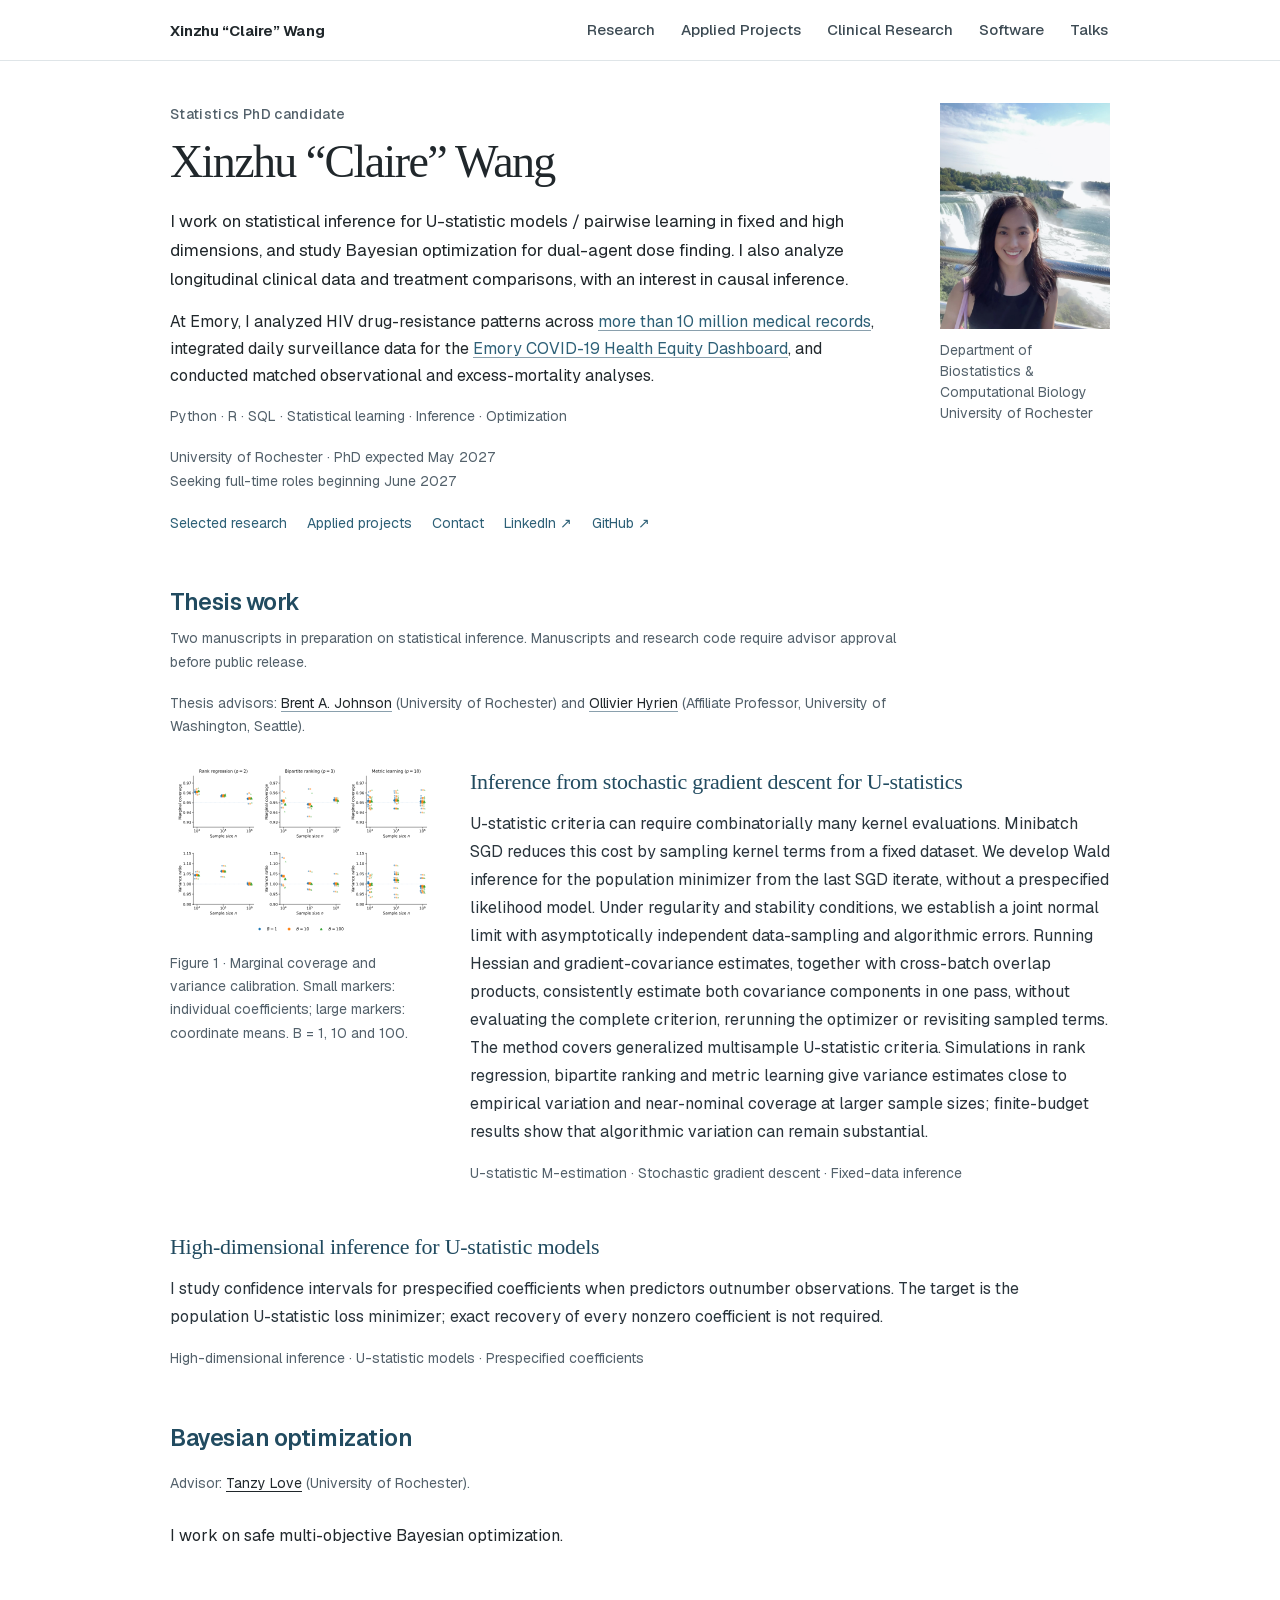
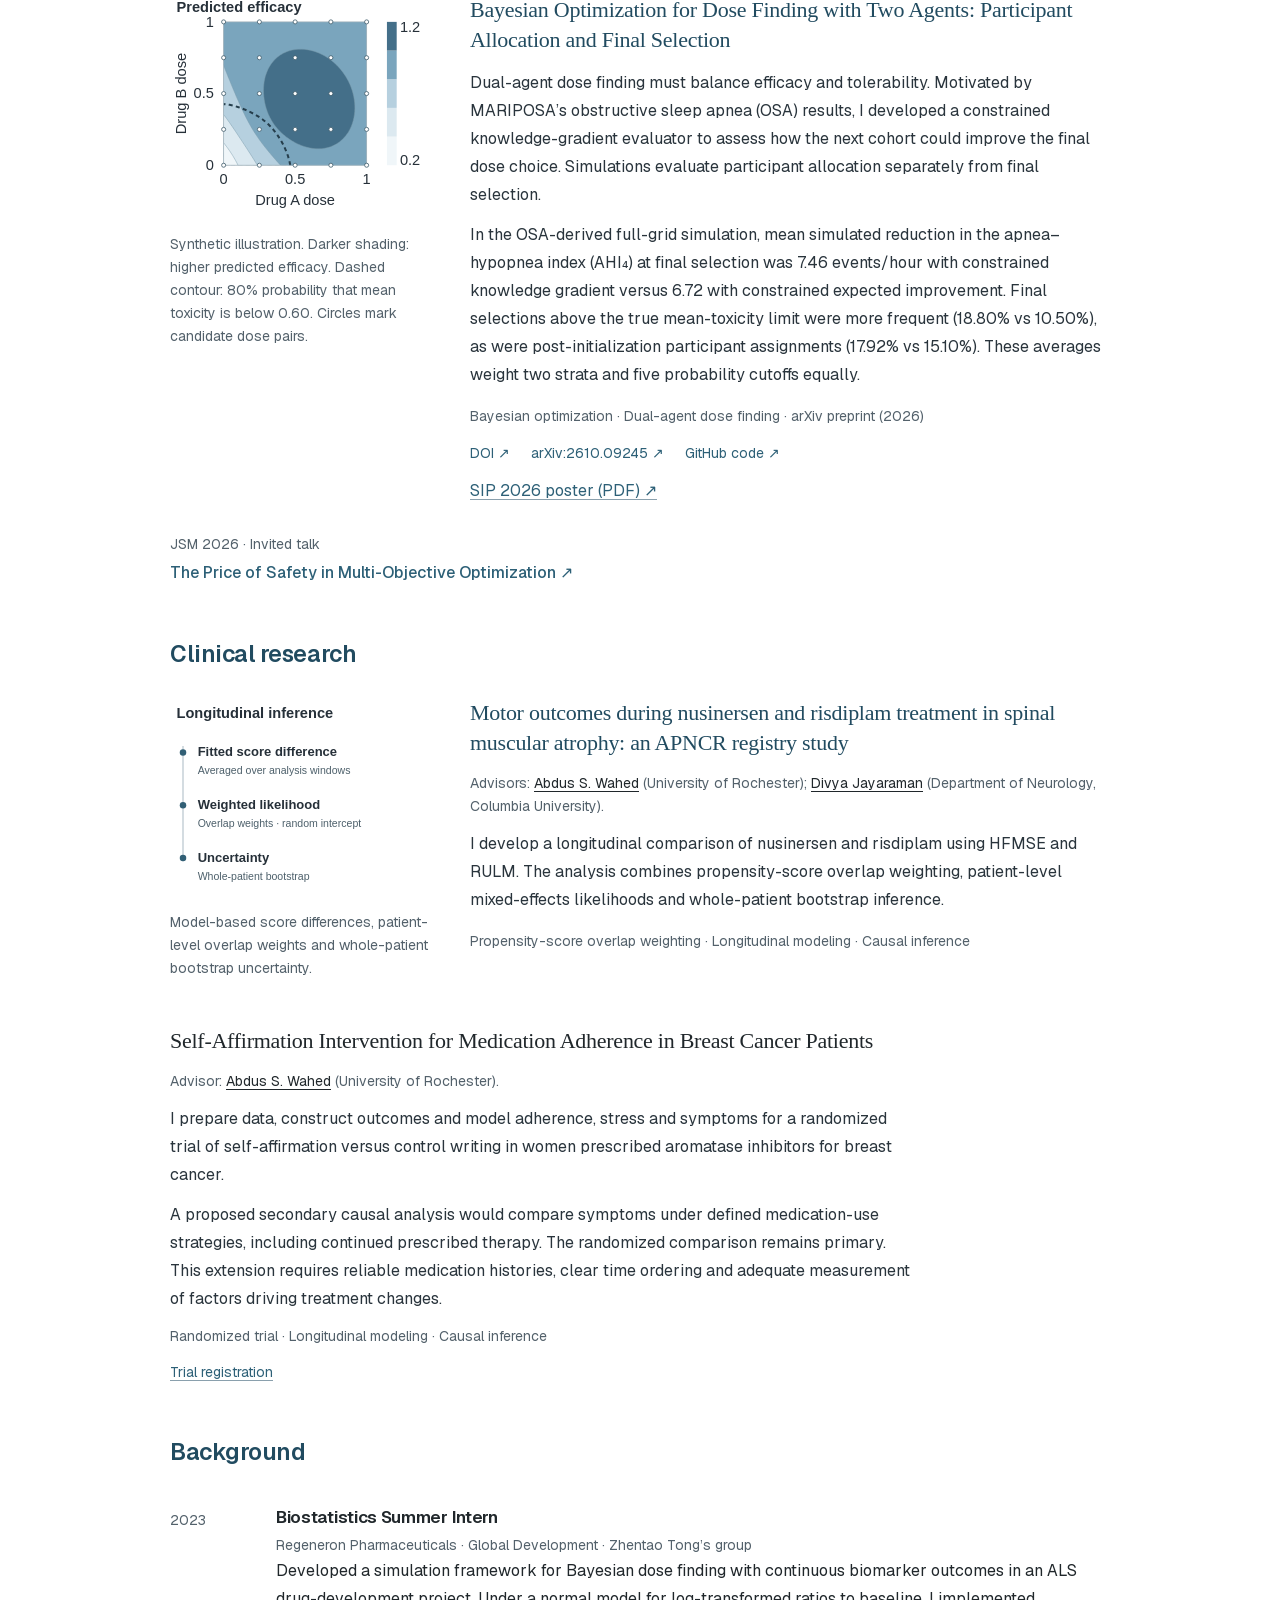
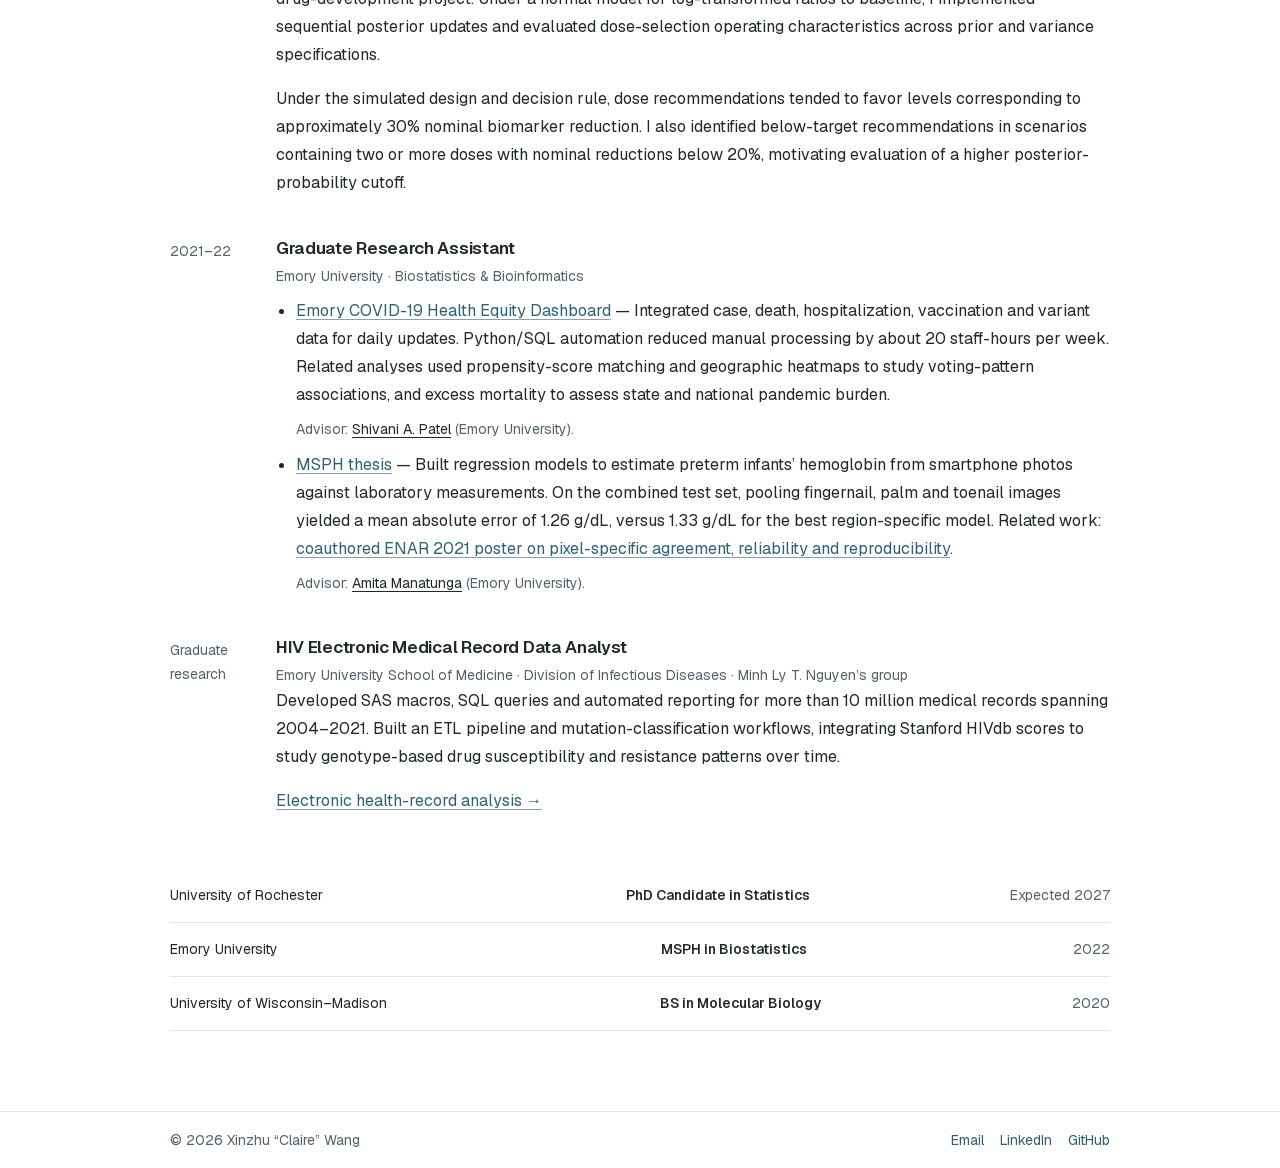
<file: index.html>
<!DOCTYPE html><!-- Generated from claire-wang-portfolio. --><html lang="en"><head><meta charSet="utf-8"/><meta name="viewport" content="width=device-width, initial-scale=1"/><link rel="preload" href="/claire-wang-portrait.jpg?v=20260930" as="image"/><link rel="stylesheet" href="/_next/static/css/index.boQZVxHC.css" data-rsc-css-href="/_next/static/css/index.boQZVxHC.css" data-precedence="vite-rsc/importer-resources"/><link rel="modulepreload" fetchPriority="low" href="/_next/static/chunks/index-C1pdNnXp.js"/><script src="/_next/static/chunks/rolldown-runtime-C60lm6uB.js" type="module" async=""></script><script src="/_next/static/chunks/framework-BgSIrAUN.js" type="module" async=""></script><link rel="modulepreload" href="/_next/static/chunks/layout-segment-context-Bm828DXD.js" crossorigin=""/><title>Xinzhu Claire Wang | Statistics PhD Candidate at the University of Rochester</title><meta name="description" content="Xinzhu Claire Wang is a Statistics PhD candidate at the University of Rochester working in statistical inference, machine learning and Bayesian optimization. Available June 2027."/><meta name="keywords" content="statistical learning,computational statistics,uncertainty quantification,stochastic optimization,high-dimensional inference,data science"/><meta name="author" content="Xinzhu Claire Wang"/><link rel="author" href="https://clairexinzhuwang.github.io/"/><meta name="robots" content="index, follow"/><meta name="googlebot" content="index, follow"/><meta property="og:title" content="Xinzhu Claire Wang | Statistics PhD Candidate at the University of Rochester"/><meta property="og:description" content="Xinzhu Claire Wang is a Statistics PhD candidate at the University of Rochester working in statistical inference, machine learning and Bayesian optimization. Available June 2027."/><meta property="og:url" content="https://clairexinzhuwang.github.io"/><meta property="og:site_name" content="Xinzhu Claire Wang"/><meta property="og:type" content="website"/><meta name="twitter:card" content="summary"/><meta name="twitter:title" content="Xinzhu Claire Wang | Statistics PhD Candidate at the University of Rochester"/><meta name="twitter:description" content="Xinzhu Claire Wang is a Statistics PhD candidate at the University of Rochester working in statistical inference, machine learning and Bayesian optimization. Available June 2027."/><link rel="canonical" href="https://clairexinzhuwang.github.io"/><script>Object.assign(((self[Symbol.for("vinext.navigationRuntime")]??={bootstrap:{routeManifest:null},functions:{}}).bootstrap.rsc??={rsc:[]}),{params:{},nav:{"pathname":"/","searchParams":[]}})</script><link rel="modulepreload" href="/_next/static/chunks/index-C1pdNnXp.js" />
<link rel="preload" href="/_next/static/_vinext_fonts/geist-8ac0455e797f/geist-98bbbccb.woff2" as="font" type="font/woff2" crossorigin />
<link rel="preload" href="/_next/static/_vinext_fonts/geist-mono-00e989178794/geist-mono-013b2f2f.woff2" as="font" type="font/woff2" crossorigin />
<style data-vinext-fonts>/* cyrillic-ext */
@font-face {
  font-family: 'Geist';
  font-style: normal;
  font-weight: 100 900;
  font-display: swap;
  src: url(/_next/static/_vinext_fonts/geist-8ac0455e797f/geist-ff2310f5.woff2) format('woff2');
  unicode-range: U+0460-052F, U+1C80-1C8A, U+20B4, U+2DE0-2DFF, U+A640-A69F, U+FE2E-FE2F;
}
/* cyrillic */
@font-face {
  font-family: 'Geist';
  font-style: normal;
  font-weight: 100 900;
  font-display: swap;
  src: url(/_next/static/_vinext_fonts/geist-8ac0455e797f/geist-875ccdd4.woff2) format('woff2');
  unicode-range: U+0301, U+0400-045F, U+0490-0491, U+04B0-04B1, U+2116;
}
/* vietnamese */
@font-face {
  font-family: 'Geist';
  font-style: normal;
  font-weight: 100 900;
  font-display: swap;
  src: url(/_next/static/_vinext_fonts/geist-8ac0455e797f/geist-52306abf.woff2) format('woff2');
  unicode-range: U+0102-0103, U+0110-0111, U+0128-0129, U+0168-0169, U+01A0-01A1, U+01AF-01B0, U+0300-0301, U+0303-0304, U+0308-0309, U+0323, U+0329, U+1EA0-1EF9, U+20AB;
}
/* latin-ext */
@font-face {
  font-family: 'Geist';
  font-style: normal;
  font-weight: 100 900;
  font-display: swap;
  src: url(/_next/static/_vinext_fonts/geist-8ac0455e797f/geist-001175b1.woff2) format('woff2');
  unicode-range: U+0100-02BA, U+02BD-02C5, U+02C7-02CC, U+02CE-02D7, U+02DD-02FF, U+0304, U+0308, U+0329, U+1D00-1DBF, U+1E00-1E9F, U+1EF2-1EFF, U+2020, U+20A0-20AB, U+20AD-20C0, U+2113, U+2C60-2C7F, U+A720-A7FF;
}
/* latin */
@font-face {
  font-family: 'Geist';
  font-style: normal;
  font-weight: 100 900;
  font-display: swap;
  src: url(/_next/static/_vinext_fonts/geist-8ac0455e797f/geist-98bbbccb.woff2) format('woff2');
  unicode-range: U+0000-00FF, U+0131, U+0152-0153, U+02BB-02BC, U+02C6, U+02DA, U+02DC, U+0304, U+0308, U+0329, U+2000-206F, U+20AC, U+2122, U+2191, U+2193, U+2212, U+2215, U+FEFF, U+FFFD;
}

@font-face {
  font-family: 'Geist Fallback';
  src: local("Arial");
  ascent-override: 95.94%;
  descent-override: 28.16%;
  line-gap-override: 0.00%;
  size-adjust: 104.76%;
}

.__font_geist_19ysh9d { font-family: 'Geist', 'Geist Fallback'; font-style: normal; }

.__variable_geist_19ysh9d { --font-geist-sans: 'Geist', 'Geist Fallback'; }

/* cyrillic-ext */
@font-face {
  font-family: 'Geist Mono';
  font-style: normal;
  font-weight: 100 900;
  font-display: swap;
  src: url(/_next/static/_vinext_fonts/geist-mono-00e989178794/geist-mono-f6b33328.woff2) format('woff2');
  unicode-range: U+0460-052F, U+1C80-1C8A, U+20B4, U+2DE0-2DFF, U+A640-A69F, U+FE2E-FE2F;
}
/* cyrillic */
@font-face {
  font-family: 'Geist Mono';
  font-style: normal;
  font-weight: 100 900;
  font-display: swap;
  src: url(/_next/static/_vinext_fonts/geist-mono-00e989178794/geist-mono-44e03052.woff2) format('woff2');
  unicode-range: U+0301, U+0400-045F, U+0490-0491, U+04B0-04B1, U+2116;
}
/* symbols2 */
@font-face {
  font-family: 'Geist Mono';
  font-style: normal;
  font-weight: 100 900;
  font-display: swap;
  src: url(/_next/static/_vinext_fonts/geist-mono-00e989178794/geist-mono-0638449e.woff2) format('woff2');
  unicode-range: U+2000-2001, U+2004-2008, U+200A, U+23B8-23BD, U+2500-259F;
}
/* vietnamese */
@font-face {
  font-family: 'Geist Mono';
  font-style: normal;
  font-weight: 100 900;
  font-display: swap;
  src: url(/_next/static/_vinext_fonts/geist-mono-00e989178794/geist-mono-971fb274.woff2) format('woff2');
  unicode-range: U+0102-0103, U+0110-0111, U+0128-0129, U+0168-0169, U+01A0-01A1, U+01AF-01B0, U+0300-0301, U+0303-0304, U+0308-0309, U+0323, U+0329, U+1EA0-1EF9, U+20AB;
}
/* latin-ext */
@font-face {
  font-family: 'Geist Mono';
  font-style: normal;
  font-weight: 100 900;
  font-display: swap;
  src: url(/_next/static/_vinext_fonts/geist-mono-00e989178794/geist-mono-44745446.woff2) format('woff2');
  unicode-range: U+0100-02BA, U+02BD-02C5, U+02C7-02CC, U+02CE-02D7, U+02DD-02FF, U+0304, U+0308, U+0329, U+1D00-1DBF, U+1E00-1E9F, U+1EF2-1EFF, U+2020, U+20A0-20AB, U+20AD-20C0, U+2113, U+2C60-2C7F, U+A720-A7FF;
}
/* latin */
@font-face {
  font-family: 'Geist Mono';
  font-style: normal;
  font-weight: 100 900;
  font-display: swap;
  src: url(/_next/static/_vinext_fonts/geist-mono-00e989178794/geist-mono-013b2f2f.woff2) format('woff2');
  unicode-range: U+0000-00FF, U+0131, U+0152-0153, U+02BB-02BC, U+02C6, U+02DA, U+02DC, U+0304, U+0308, U+0329, U+2000-206F, U+20AC, U+2122, U+2191, U+2193, U+2212, U+2215, U+FEFF, U+FFFD;
}

@font-face {
  font-family: 'Geist Mono Fallback';
  src: local("Arial");
  ascent-override: 74.67%;
  descent-override: 21.92%;
  line-gap-override: 0.00%;
  size-adjust: 134.59%;
}

.__font_geist_mono_1001rt9 { font-family: 'Geist Mono', 'Geist Mono Fallback'; font-style: normal; }

.__variable_geist_mono_1001rt9 { --font-geist-mono: 'Geist Mono', 'Geist Mono Fallback'; }
</style>
</head><body class="__variable_geist_19ysh9d __variable_geist_mono_1001rt9 antialiased"><header class="site-header"><div class="header-inner"><a class="site-name" href="/" aria-label="Xinzhu Claire Wang, home">Xinzhu “Claire” Wang</a><nav class="desktop-nav" aria-label="Primary navigation"><a href="/research">Research</a><a href="/product">Applied Projects</a><a href="/health">Clinical Research</a><a href="/code">Software</a><a href="/talks">Talks</a></nav><details class="mobile-menu"><summary>Menu</summary><nav aria-label="Mobile navigation"><a href="/research">Research</a><a href="/product">Applied Projects</a><a href="/health">Clinical Research</a><a href="/code">Software</a><a href="/talks">Talks</a></nav></details></div></header><main class="page home-page"><script type="application/ld+json">{"@context":"https://schema.org","@type":"Person","@id":"https://clairexinzhuwang.github.io/#person","name":"Xinzhu Claire Wang","alternateName":["Xinzhu Wang","Claire Wang","Xinzhu (Claire) Wang"],"url":"https://clairexinzhuwang.github.io/","image":"https://clairexinzhuwang.github.io/claire-wang-portrait.jpg","email":"mailto:xinzhu_wang@urmc.rochester.edu","jobTitle":"Statistics PhD Candidate","affiliation":{"@type":"CollegeOrUniversity","name":"University of Rochester","url":"https://www.rochester.edu/"},"sameAs":["https://github.com/clairexinzhuwang","https://www.linkedin.com/in/xinzhu-w-961035158/","https://www.urmc.rochester.edu/education/graduate/phd/statistics/faculty-students/our-students"],"knowsAbout":["Statistical inference","Machine learning","Bayesian optimization","Biostatistics"],"subjectOf":[{"@type":"ScholarlyArticle","name":"Bayesian Optimization for Dose Finding with Two Agents: Participant Allocation and Final Selection","identifier":[{"@type":"PropertyValue","propertyID":"DOI","value":"10.48550/arXiv.2610.09245"},{"@type":"PropertyValue","propertyID":"arXiv","value":"2610.09245"}],"url":"https://arxiv.org/abs/2610.09245","sameAs":["https://doi.org/10.48550/arXiv.2610.09245","https://arxiv.org/abs/2610.09245"],"author":{"@id":"https://clairexinzhuwang.github.io/#person"},"datePublished":"2026-10-07","hasPart":{"@type":"SoftwareSourceCode","name":"dose-combination-bo","codeRepository":"https://github.com/clairexinzhuwang/dose-combination-bo","programmingLanguage":"Python"}}]}</script><section class="about" aria-labelledby="name"><div class="about-copy"><p class="eyebrow">Statistics PhD candidate</p><h1 id="name"><strong>Xinzhu “Claire” Wang</strong></h1><p class="lead">I work on statistical inference for U-statistic models / pairwise learning in fixed and high dimensions, and study Bayesian optimization for dual-agent dose finding. I also analyze longitudinal clinical data and treatment comparisons, with an interest in causal inference.</p><p class="hero-evidence">At Emory, I analyzed HIV drug-resistance patterns across <a href="/product#hiv-records">more than 10 million medical records</a>, integrated daily surveillance data for the <a href="/product#data-workflows">Emory COVID-19 Health Equity Dashboard</a>, and conducted matched observational and excess-mortality analyses.</p><p class="hero-skills" aria-label="Research and programming">Python · R · SQL · Statistical learning · Inference · Optimization</p><p class="position">University of Rochester · PhD expected May 2027<br/>Seeking full-time roles beginning June 2027</p><div class="profile-links" aria-label="Primary links"><a href="#research">Selected research</a><a href="/product">Applied projects</a><a href="mailto:xinzhu_wang@urmc.rochester.edu">Contact</a><a href="https://www.linkedin.com/in/xinzhu-w-961035158/" target="_blank" rel="noreferrer">LinkedIn ↗</a><a href="https://github.com/clairexinzhuwang" target="_blank" rel="noreferrer">GitHub ↗</a></div></div><aside class="profile"><img src="/claire-wang-portrait.jpg?v=20260930" alt="Xinzhu Wang (Claire) at Niagara Falls" width="2320" height="3088"/><p>Department of Biostatistics &amp; Computational Biology<br/>University of Rochester</p></aside></section><section class="section" id="research"><div class="section-heading"><div><h2>Thesis work</h2></div><div class="section-note"><p>Two manuscripts in preparation on statistical inference. Manuscripts and research code require advisor approval before public release.</p></div></div><p class="thesis-advisors">Thesis advisors: <a href="https://www.urmc.rochester.edu/biostat/people/faculty/johnson" target="_blank" rel="noreferrer">Brent A. Johnson</a> (University of Rochester)<!-- --> and <a href="https://www.biostat.washington.edu/people/ollivier-hyrien" target="_blank" rel="noreferrer">Ollivier Hyrien</a> (Affiliate Professor, University of Washington, Seattle).</p><div class="home-projects"><article class="home-project"><div class="home-project-copy"><h3><a href="/research/computation-aware-inference">Inference from stochastic gradient descent for U-statistics</a></h3><p data-research-summary="low-dimensional">U-statistic criteria can require combinatorially many kernel evaluations. Minibatch SGD reduces this cost by sampling kernel terms from a fixed dataset. We develop Wald inference for the population minimizer from the last SGD iterate, without a prespecified likelihood model. Under regularity and stability conditions, we establish a joint normal limit with asymptotically independent data-sampling and algorithmic errors. Running Hessian and gradient-covariance estimates, together with cross-batch overlap products, consistently estimate both covariance components in one pass, without evaluating the complete criterion, rerunning the optimizer or revisiting sampled terms. The method covers generalized multisample U-statistic criteria. Simulations in rank regression, bipartite ranking and metric learning give variance estimates close to empirical variation and near-nominal coverage at larger sample sizes; finite-budget results show that algorithmic variation can remain substantial.</p><p class="methods">U-statistic M-estimation · Stochastic gradient descent · Fixed-data inference</p></div><figure class="home-research-figure"><a href="/research/computation-aware-inference#results" aria-label="View study: V64 Figure 1: six panels showing coefficient-level marginal coverage and variance calibration for rank regression, bipartite ranking and metric learning."><img src="/research/v64-figure1.svg" alt="V64 Figure 1: six panels showing coefficient-level marginal coverage and variance calibration for rank regression, bipartite ranking and metric learning." width="320" height="211" loading="lazy"/></a><figcaption>Figure 1 · Marginal coverage and variance calibration. Small markers: individual coefficients; large markers: coordinate means. B = 1, 10 and 100.</figcaption></figure></article><article class="home-project is-text-only"><div class="home-project-copy"><h3><a href="/research/high-dimensional-inference">High-dimensional inference for U-statistic models</a></h3><p data-research-summary="high-dimensional">I study confidence intervals for prespecified coefficients when predictors outnumber observations. The target is the population U-statistic loss minimizer; exact recovery of every nonzero coefficient is not required.</p><p class="methods">High-dimensional inference · U-statistic models · Prespecified coefficients</p></div></article></div></section><section class="section" id="bayesian-optimization"><span id="other-work" aria-hidden="true"></span><div class="section-heading"><div><h2>Bayesian optimization</h2></div></div><p class="project-advisors" data-project-advisors="bo">Advisor: <span><a href="https://www.urmc.rochester.edu/biostat/people/faculty/love" target="_blank" rel="noreferrer">Tanzy Love</a> (<!-- -->University of Rochester<!-- -->)</span>.</p><div class="home-projects"><article class="home-status" id="safe-mobo-work"><p>I work on safe multi-objective Bayesian optimization.</p></article><article class="home-project"><div class="home-project-copy"><h3><a href="/research/bayesian-dose-finding">Bayesian Optimization for Dose Finding with Two Agents: Participant Allocation and Final Selection</a></h3><p>Dual-agent dose finding must balance efficacy and tolerability. Motivated by MARIPOSA’s obstructive sleep apnea (OSA) results, I developed a constrained knowledge-gradient evaluator to assess how the next cohort could improve the final dose choice. Simulations evaluate participant allocation separately from final selection.</p><p>In the OSA-derived full-grid simulation, mean simulated reduction in the apnea–hypopnea index (AHI₄) at final selection was 7.46 events/hour with constrained knowledge gradient versus 6.72 with constrained expected improvement. Final selections above the true mean-toxicity limit were more frequent (18.80% vs 10.50%), as were post-initialization participant assignments (17.92% vs 15.10%). These averages weight two strata and five probability cutoffs equally.</p><p class="methods">Bayesian optimization · Dual-agent dose finding · arXiv preprint (2026)</p><div class="inline-links publication-links" aria-label="Dose-finding preprint links"><a href="https://doi.org/10.48550/arXiv.2610.09245" target="_blank" rel="noreferrer">DOI ↗</a><a href="https://arxiv.org/abs/2610.09245" target="_blank" rel="noreferrer">arXiv:<!-- -->2610.09245<!-- --> ↗</a><a href="https://github.com/clairexinzhuwang/dose-combination-bo" target="_blank" rel="noreferrer">GitHub code ↗</a></div><p><a href="/research/SIP2026_Wang_Love.pdf" target="_blank" rel="noreferrer">SIP 2026 poster (PDF) ↗</a></p></div><figure class="home-research-figure"><a href="/research/bayesian-dose-finding#decisions" aria-label="View study: Synthetic dose-finding preview: predicted mean efficacy across two standardized drug doses, with a mean-toxicity probability contour."><img src="/research/previews/dose-contour.svg" alt="Synthetic dose-finding preview: predicted mean efficacy across two standardized drug doses, with a mean-toxicity probability contour." width="320" height="275" loading="lazy"/></a><figcaption>Synthetic illustration. Darker shading: higher predicted efficacy. Dashed contour: 80% probability that mean toxicity is below 0.60. Circles mark candidate dose pairs.</figcaption></figure></article></div><article class="bo-jsm-talk" id="jsm-bo-talk"><span id="price-of-safety" aria-hidden="true"></span><p class="methods">JSM 2026 · Invited talk</p><h3><a href="https://ww2.amstat.org/meetings/jsm/2026/onlineprogram/abstract.cfm?sid=5838&amp;tid=5840" target="_blank" rel="noreferrer">The Price of Safety in Multi-Objective Optimization ↗</a></h3></article></section><section class="section" id="clinical-research"><span id="real-world-evidence" aria-hidden="true"></span><div class="section-heading"><div><h2>Clinical research</h2></div></div><div class="home-projects"><article class="home-project"><div class="home-project-copy"><h3><a href="/research/sma-treatment-comparisons">Motor outcomes during nusinersen and risdiplam treatment in spinal muscular atrophy: an APNCR registry study</a></h3><p class="project-advisors" data-project-advisors="sma">Advisors: <span><a href="https://www.urmc.rochester.edu/biostat/people/faculty/abdus-wahed-phd" target="_blank" rel="noreferrer">Abdus S. Wahed</a> (<!-- -->University of Rochester<!-- -->)</span><span>; <a href="https://www.neurology.columbia.edu/profile/divya-jayaraman-md" target="_blank" rel="noreferrer">Divya Jayaraman</a> (<!-- -->Department of Neurology, Columbia University<!-- -->)</span>.</p><p>I develop a longitudinal comparison of nusinersen and risdiplam using HFMSE and RULM. The analysis combines propensity-score overlap weighting, patient-level mixed-effects likelihoods and whole-patient bootstrap inference.</p><p class="methods">Propensity-score overlap weighting · Longitudinal modeling · Causal inference</p></div><figure class="home-research-figure"><a href="/research/sma-treatment-comparisons#methods" aria-label="View study: Longitudinal comparison: average fitted score differences over baseline patients’ analysis windows, fit an overlap-weighted patient-level likelihood and resample whole patients."><img src="/research/previews/sma-methods.svg" alt="Longitudinal comparison: average fitted score differences over baseline patients’ analysis windows, fit an overlap-weighted patient-level likelihood and resample whole patients." width="320" height="245" loading="lazy"/></a><figcaption>Model-based score differences, patient-level overlap weights and whole-patient bootstrap uncertainty.</figcaption></figure></article><article class="home-text-project" id="breast-cancer-trial"><div><h3>Self-Affirmation Intervention for Medication Adherence in Breast Cancer Patients</h3><p class="project-advisors" data-project-advisors="bct">Advisor: <span><a href="https://www.urmc.rochester.edu/biostat/people/faculty/abdus-wahed-phd" target="_blank" rel="noreferrer">Abdus S. Wahed</a> (<!-- -->University of Rochester<!-- -->)</span>.</p><p>I prepare data, construct outcomes and model adherence, stress and symptoms for a randomized trial of self-affirmation versus control writing in women prescribed aromatase inhibitors for breast cancer.</p><p>A proposed secondary causal analysis would compare symptoms under defined medication-use strategies, including continued prescribed therapy. The randomized comparison remains primary. This extension requires reliable medication histories, clear time ordering and adequate measurement of factors driving treatment changes.</p><p class="methods">Randomized trial · Longitudinal modeling · Causal inference</p></div><p class="home-project-link"><a href="https://clinicaltrials.gov/study/NCT04651452" target="_blank" rel="noreferrer">Trial registration</a></p></article></div></section><section class="section" id="background"><div class="section-heading"><div><h2>Background</h2></div></div><div class="timeline"><article><p class="dates">2023</p><div><h3>Biostatistics Summer Intern</h3><p class="organization">Regeneron Pharmaceuticals · Global Development · Zhentao Tong’s group</p><p>Developed a simulation framework for Bayesian dose finding with continuous biomarker outcomes in an ALS drug-development project. Under a normal model for log-transformed ratios to baseline, I implemented sequential posterior updates and evaluated dose-selection operating characteristics across prior and variance specifications.</p><p>Under the simulated design and decision rule, dose recommendations tended to favor levels corresponding to approximately 30% nominal biomarker reduction. I also identified below-target recommendations in scenarios containing two or more doses with nominal reductions below 20%, motivating evaluation of a higher posterior-probability cutoff.</p></div></article><article><p class="dates">2021–22</p><div><h3>Graduate Research Assistant</h3><p class="organization">Emory University · Biostatistics &amp; Bioinformatics</p><ul class="experience-points"><li><a href="https://covid19.emory.edu/" target="_blank" rel="noreferrer">Emory COVID-19 Health Equity Dashboard</a> — Integrated case, death, hospitalization, vaccination and variant data for daily updates. Python/SQL automation reduced manual processing by about 20 staff-hours per week. Related analyses used propensity-score matching and geographic heatmaps to study voting-pattern associations, and excess mortality to assess state and national pandemic burden.<p class="project-advisors" data-project-advisors="dashboard">Advisor: <span><a href="https://sph.emory.edu/profile/faculty/shivani-patel" target="_blank" rel="noreferrer">Shivani A. Patel</a> (<!-- -->Emory University<!-- -->)</span>.</p></li><li><a href="https://etd.library.emory.edu/downloads/t435gf42q?locale=en" target="_blank" rel="noreferrer">MSPH thesis</a> — Built regression models to estimate preterm infants’ hemoglobin from smartphone photos against laboratory measurements. On the combined test set, pooling fingernail, palm and toenail images yielded a mean absolute error of 1.26 g/dL, versus 1.33 g/dL for the best region-specific model. Related work: <a href="/product#msph-poster">coauthored ENAR 2021 poster on pixel-specific agreement, reliability and reproducibility</a>.<p class="project-advisors" data-project-advisors="msph">Advisor: <span><a href="https://sph.emory.edu/profile/faculty/amita-manatunga" target="_blank" rel="noreferrer">Amita Manatunga</a> (<!-- -->Emory University<!-- -->)</span>.</p></li></ul></div></article><article><p class="dates">Graduate research</p><div><h3>HIV Electronic Medical Record Data Analyst</h3><p class="organization">Emory University School of Medicine · Division of Infectious Diseases · Minh Ly T. Nguyen’s group</p><p>Developed SAS macros, SQL queries and automated reporting for more than 10 million medical records spanning 2004–2021. Built an ETL pipeline and mutation-classification workflows, integrating Stanford HIVdb scores to study genotype-based drug susceptibility and resistance patterns over time.</p><p><a href="/product#hiv-records">Electronic health-record analysis →</a></p></div></article></div><ul class="education-list" aria-label="Education"><li><span>University of Rochester</span><strong>PhD Candidate in Statistics</strong><small>Expected 2027</small></li><li><span>Emory University</span><strong>MSPH in Biostatistics</strong><small>2022</small></li><li><span>University of Wisconsin–Madison</span><strong>BS in Molecular Biology</strong><small>2020</small></li></ul></section></main><footer><div class="footer-inner"><span>© 2026 Xinzhu “Claire” Wang</span><span class="footer-links"><a href="mailto:xinzhu_wang@urmc.rochester.edu">Email</a><a href="https://www.linkedin.com/in/xinzhu-w-961035158/" target="_blank" rel="noreferrer">LinkedIn</a><a href="https://github.com/clairexinzhuwang" target="_blank" rel="noreferrer">GitHub</a></span></div></footer><script type="module" src="/_next/static/chunks/index-C1pdNnXp.js" id="_R_" async=""></script><script>((self[Symbol.for("vinext.navigationRuntime")]??={bootstrap:{routeManifest:null},functions:{}}).bootstrap.rsc??={rsc:[]}).rsc.push("2:I[\"8c0f216c4604\",[],\"Children\",1]\n")</script><script>((self[Symbol.for("vinext.navigationRuntime")]??={bootstrap:{routeManifest:null},functions:{}}).bootstrap.rsc??={rsc:[]}).rsc.push(":HL[\"/_next/static/css/index.boQZVxHC.css\",\"style\"     ]\n")</script><script>((self[Symbol.for("vinext.navigationRuntime")]??={bootstrap:{routeManifest:null},functions:{}}).bootstrap.rsc??={rsc:[]}).rsc.push("0:{\"__route\":\"route:/\",\"__interceptionContext\":null,\"__layoutIds\":[\"layout:/\"],\"__rootLayout\":\"/\",\"__sourcePage\":\"/page\",\"page:/\":\"$L1\",\"layout:/\":[[[[\"$\",\"link\",\"css:/_next/static/css/index.boQZVxHC.css\",{\"rel\":\"stylesheet\",\"precedence\":\"vite-rsc/importer-resources\",\"href\":\"/_next/static/css/index.boQZVxHC.css\",\"data-rsc-css-href\":\"/_next/static/css/index.boQZVxHC.css\"}],\"$undefined\"],[\"$\",\"html\",null,{\"lang\":\"en\",\"children\":[\"$\",\"body\",null,{\"className\":\"__variable_geist_19ysh9d __variable_geist_mono_1001rt9 antialiased\",\"children\":[[\"$\",\"header\",null,{\"className\":\"site-header\",\"children\":[\"$\",\"div\",null,{\"className\":\"header-inner\",\"children\":[[\"$\",\"a\",null,{\"className\":\"site-name\",\"href\":\"/\",\"aria-label\":\"Xinzhu Claire Wang, home\",\"children\":\"Xinzhu “Claire” Wang\"}],[\"$\",\"nav\",null,{\"className\":\"desktop-nav\",\"aria-label\":\"Primary navigation\",\"children\":[[\"$\",\"a\",\"/research\",{\"href\":\"/research\",\"children\":\"Research\"}],[\"$\",\"a\",\"/product\",{\"href\":\"/product\",\"children\":\"Applied Projects\"}],[\"$\",\"a\",\"/health\",{\"href\":\"/health\",\"children\":\"Clinical Research\"}],[\"$\",\"a\",\"/code\",{\"href\":\"/code\",\"children\":\"Software\"}],[\"$\",\"a\",\"/talks\",{\"href\":\"/talks\",\"children\":\"Talks\"}]]}],[\"$\",\"details\",null,{\"className\":\"mobile-menu\",\"children\":[[\"$\",\"summary\",null,{\"children\":\"Menu\"}],[\"$\",\"nav\",null,{\"aria-label\":\"Mobile navigation\",\"children\":[[\"$\",\"a\",\"/research\",{\"href\":\"/research\",\"children\":\"Research\"}],[\"$\",\"a\",\"/product\",{\"href\":\"/product\",\"children\":\"Applied Projects\"}],[\"$\",\"a\",\"/health\",{\"href\":\"/health\",\"children\":\"Clinical Research\"}],[\"$\",\"a\",\"/code\",{\"href\":\"/code\",\"children\":\"Software\"}],[\"$\",\"a\",\"/talks\",{\"href\":\"/talks\",\"children\":\"Talks\"}]]}]]}]]}]}],[\"$\",\"$L2\",null,{}],[\"$\",\"footer\",null,{\"children\":[\"$\",\"div\",null,{\"className\":\"footer-inner\",\"children\":[[\"$\",\"span\",null,{\"children\":\"© 2026 Xinzhu “Claire” Wang\"}],[\"$\",\"span\",null,{\"className\":\"footer-links\",\"children\":[[\"$\",\"a\",null,{\"href\":\"mailto:xinzhu_wang@urmc.rochester.edu\",\"children\":\"Email\"}],[\"$\",\"a\",null,{\"href\":\"https://www.linkedin.com/in/xinzhu-w-961035158/\",\"target\":\"_blank\",\"rel\":\"noreferrer\",\"children\":\"LinkedIn\"}],[\"$\",\"a\",null,{\"href\":\"https://github.com/clairexinzhuwang\",\"target\":\"_blank\",\"rel\":\"noreferrer\",\"children\":\"GitHub\"}]]}]]}]}]]}]}]],null],\"route:/\":[[[\"$\",\"meta\",null,{\"charSet\":\"utf-8\"}],[[\"$\",\"title\",\"0\",{\"children\":\"Xinzhu Claire Wang | Statistics PhD Candidate at the University of Rochester\"}],[\"$\",\"meta\",\"1\",{\"name\":\"description\",\"content\":\"Xinzhu Claire Wang is a Statistics PhD candidate at the University of Rochester working in statistical inference, machine learning and Bayesian optimization. Available June 2027.\"}],[\"$\",\"meta\",\"2\",{\"name\":\"keywords\",\"content\":\"statistical learning,computational statistics,uncertainty quantification,stochastic optimization,high-dimensional inference,data science\"}],[\"$\",\"meta\",\"3\",{\"name\":\"author\",\"content\":\"Xinzhu Claire Wang\"}],[\"$\",\"link\",\"4\",{\"rel\":\"author\",\"href\":\"https://clairexinzhuwang.github.io/\"}],[\"$\",\"meta\",\"5\",{\"name\":\"robots\",\"content\":\"index, follow\"}],[\"$\",\"meta\",\"6\",{\"name\":\"googlebot\",\"content\":\"index, follow\"}],[\"$\",\"meta\",\"7\",{\"property\":\"og:title\",\"content\":\"Xinzhu Claire Wang | Statistics PhD Candidate at the University of Rochester\"}],[\"$\",\"meta\",\"8\",{\"property\":\"og:description\",\"content\":\"Xinzhu Claire Wang is a Statistics PhD candidate at the University of Rochester working in statistical inference, machine learning and Bayesian optimization. Available June 2027.\"}],[\"$\",\"meta\",\"9\",{\"property\":\"og:url\",\"content\":\"https://clairexinzhuwang.github.io\"}],[\"$\",\"meta\",\"10\",{\"property\":\"og:site_name\",\"content\":\"Xinzhu Claire Wang\"}],[\"$\",\"meta\",\"11\",{\"property\":\"og:type\",\"content\":\"website\"}],[\"$\",\"meta\",\"12\",{\"name\":\"twitter:card\",\"content\":\"summary\"}],[\"$\",\"meta\",\"13\",{\"name\":\"twitter:title\",\"content\":\"Xinzhu Claire Wang | Statistics PhD Candidate at the University of Rochester\"}],[\"$\",\"meta\",\"14\",{\"name\":\"twitter:description\",\"content\":\"Xinzhu Claire Wang is a Statistics PhD candidate at the University of Rochester working in statistical inference, machine learning and Bayesian optimization. Available June 2027.\"}],[\"$\",\"link\",\"15\",{\"rel\":\"canonical\",\"href\":\"https://clairexinzhuwang.github.io\"}]],[[\"$\",\"meta\",\"0\",{\"name\":\"viewport\",\"content\":\"width=device-width, initial-scale=1\"}]]],\"$L3\",null,null],\"__layoutFlags\":{\"layout:/\":\"s\"},\"__artifactCompatibility\":{\"schemaVersion\":1,\"graphVersion\":\"app-route-graph:1177fd80f83fa7b0\",\"deploymentVersion\":\"bc26da1c-3116-41cf-809b-1a23f6607816\",\"appElementsSchemaVersion\":1,\"rscPayloadSchemaVersion\":1,\"rootBoundaryId\":\"/\",\"renderEpoch\":null},\"__renderObservation\":{\"schemaVersion\":1,\"output\":{\"kind\":\"app-rsc\",\"mountedSlotsFingerprint\":null,\"renderEpoch\":null,\"rootBoundaryId\":\"/\",\"routeId\":\"route:/\"},\"completeness\":\"partial\",\"boundaryOutcome\":{\"kind\":\"unknown\"},\"requestApis\":[{\"kind\":\"connection\",\"status\":\"unknown\"},{\"kind\":\"cookies\",\"status\":\"unknown\"},{\"kind\":\"draftMode\",\"status\":\"unknown\"},{\"kind\":\"headers\",\"status\":\"unknown\"},{\"kind\":\"params\",\"status\":\"unknown\"},{\"kind\":\"searchParams\",\"status\":\"unknown\"}],\"dynamicFetches\":[],\"cacheTags\":[\"/\",\"_N_T_/\",\"_N_T_/index\",\"_N_T_/layout\",\"_N_T_/page\"],\"pathTags\":[\"/\"],\"cacheability\":\"unknown\",\"downgrade\":{\"target\":\"freshRender\",\"reasons\":[{\"code\":\"CP_DOWNGRADE_CACHEABILITY_UNKNOWN\",\"target\":\"freshRender\"},{\"code\":\"CP_DOWNGRADE_INCOMPLETE_OBSERVATION\",\"completeness\":\"partial\",\"target\":\"freshRender\"},{\"code\":\"CP_DOWNGRADE_UNKNOWN_REQUEST_API\",\"requestApi\":\"connection\",\"target\":\"freshRender\"},{\"code\":\"CP_DOWNGRADE_UNKNOWN_REQUEST_API\",\"requestApi\":\"cookies\",\"target\":\"freshRender\"},{\"code\":\"CP_DOWNGRADE_UNKNOWN_REQUEST_API\",\"requestApi\":\"draftMode\",\"target\":\"freshRender\"},{\"code\":\"CP_DOWNGRADE_UNKNOWN_REQUEST_API\",\"requestApi\":\"headers\",\"target\":\"freshRender\"},{\"code\":\"CP_DOWNGRADE_UNKNOWN_REQUEST_API\",\"requestApi\":\"params\",\"target\":\"freshRender\"},{\"code\":\"CP_DOWNGRADE_UNKNOWN_REQUEST_API\",\"requestApi\":\"searchParams\",\"target\":\"freshRender\"}],\"fallback\":{\"kind\":\"breakerFallback\",\"code\":\"CP_PRIVATE_DYNAMIC_DOWNGRADE\",\"mode\":\"renderFresh\",\"scope\":\"affectedOutput\",\"fields\":{\"reasonCodes\":[\"CP_DOWNGRADE_CACHEABILITY_UNKNOWN\",\"CP_DOWNGRADE_INCOMPLETE_OBSERVATION\",\"CP_DOWNGRADE_UNKNOWN_REQUEST_API\",\"CP_DOWNGRADE_UNKNOWN_REQUEST_API\",\"CP_DOWNGRADE_UNKNOWN_REQUEST_API\",\"CP_DOWNGRADE_UNKNOWN_REQUEST_API\",\"CP_DOWNGRADE_UNKNOWN_REQUEST_API\",\"CP_DOWNGRADE_UNKNOWN_REQUEST_API\"],\"target\":\"freshRender\"}},\"isPublicCacheCandidate\":false}}}\n")</script><script>((self[Symbol.for("vinext.navigationRuntime")]??={bootstrap:{routeManifest:null},functions:{}}).bootstrap.rsc??={rsc:[]}).rsc.push("4:I[\"593f344dc510\",[],\"GlobalErrorBoundary\",1]\n")</script><script>((self[Symbol.for("vinext.navigationRuntime")]??={bootstrap:{routeManifest:null},functions:{}}).bootstrap.rsc??={rsc:[]}).rsc.push("5:I[\"0b874ad30386\",[],\"default\",1]\n")</script><script>((self[Symbol.for("vinext.navigationRuntime")]??={bootstrap:{routeManifest:null},functions:{}}).bootstrap.rsc??={rsc:[]}).rsc.push("6:I[\"593f344dc510\",[],\"ErrorBoundary\",1]\n")</script><script>((self[Symbol.for("vinext.navigationRuntime")]??={bootstrap:{routeManifest:null},functions:{}}).bootstrap.rsc??={rsc:[]}).rsc.push("7:I[\"15c18cfaeeff\",[],\"LayoutSegmentProvider\",1]\n")</script><script>((self[Symbol.for("vinext.navigationRuntime")]??={bootstrap:{routeManifest:null},functions:{}}).bootstrap.rsc??={rsc:[]}).rsc.push("8:I[\"8c0f216c4604\",[],\"Slot\",1]\n")</script><script>((self[Symbol.for("vinext.navigationRuntime")]??={bootstrap:{routeManifest:null},functions:{}}).bootstrap.rsc??={rsc:[]}).rsc.push("9:I[\"9276801271d6\",[],\"AppRouterScrollTarget\",1]\n")</script><script>((self[Symbol.for("vinext.navigationRuntime")]??={bootstrap:{routeManifest:null},functions:{}}).bootstrap.rsc??={rsc:[]}).rsc.push("a:I[\"593f344dc510\",[],\"RedirectBoundary\",1]\n")</script><script>((self[Symbol.for("vinext.navigationRuntime")]??={bootstrap:{routeManifest:null},functions:{}}).bootstrap.rsc??={rsc:[]}).rsc.push("3:[\"$\",\"$L4\",null,{\"fallback\":\"$5\",\"children\":[\"$\",\"$L6\",null,{\"fallback\":\"$5\",\"children\":[\"$\",\"$L7\",null,{\"providerId\":\"layout:/\",\"segmentMap\":{\"children\":[]},\"children\":[\"$\",\"$L8\",null,{\"id\":\"layout:/\",\"parallelSlots\":\"$undefined\",\"children\":[\"$\",\"$L9\",null,{\"children\":[\"$\",\"$La\",null,{\"children\":[[\"$\",\"$L7\",null,{\"providerId\":\"page:/\",\"segmentMap\":{\"children\":[\"__PAGE__\"]},\"children\":[\"$\",\"$L8\",null,{\"id\":\"page:/\"}]}],null]}]}]}]}]}]}]\n")</script><script>((self[Symbol.for("vinext.navigationRuntime")]??={bootstrap:{routeManifest:null},functions:{}}).bootstrap.rsc??={rsc:[]}).rsc.push(":HL[\"/claire-wang-portrait.jpg?v=20260930\",\"image\"]\n")</script><script>((self[Symbol.for("vinext.navigationRuntime")]??={bootstrap:{routeManifest:null},functions:{}}).bootstrap.rsc??={rsc:[]}).rsc.push("b:T5ef,")</script><script>((self[Symbol.for("vinext.navigationRuntime")]??={bootstrap:{routeManifest:null},functions:{}}).bootstrap.rsc??={rsc:[]}).rsc.push("{\"@context\":\"https://schema.org\",\"@type\":\"Person\",\"@id\":\"https://clairexinzhuwang.github.io/#person\",\"name\":\"Xinzhu Claire Wang\",\"alternateName\":[\"Xinzhu Wang\",\"Claire Wang\",\"Xinzhu (Claire) Wang\"],\"url\":\"https://clairexinzhuwang.github.io/\",\"image\":\"https://clairexinzhuwang.github.io/claire-wang-portrait.jpg\",\"email\":\"mailto:xinzhu_wang@urmc.rochester.edu\",\"jobTitle\":\"Statistics PhD Candidate\",\"affiliation\":{\"@type\":\"CollegeOrUniversity\",\"name\":\"University of Rochester\",\"url\":\"https://www.rochester.edu/\"},\"sameAs\":[\"https://github.com/clairexinzhuwang\",\"https://www.linkedin.com/in/xinzhu-w-961035158/\",\"https://www.urmc.rochester.edu/education/graduate/phd/statistics/faculty-students/our-students\"],\"knowsAbout\":[\"Statistical inference\",\"Machine learning\",\"Bayesian optimization\",\"Biostatistics\"],\"subjectOf\":[{\"@type\":\"ScholarlyArticle\",\"name\":\"Bayesian Optimization for Dose Finding with Two Agents: Participant Allocation and Final Selection\",\"identifier\":[{\"@type\":\"PropertyValue\",\"propertyID\":\"DOI\",\"value\":\"10.48550/arXiv.2610.09245\"},{\"@type\":\"PropertyValue\",\"propertyID\":\"arXiv\",\"value\":\"2610.09245\"}],\"url\":\"https://arxiv.org/abs/2610.09245\",\"sameAs\":[\"https://doi.org/10.48550/arXiv.2610.09245\",\"https://arxiv.org/abs/2610.09245\"],\"author\":{\"@id\":\"https://clairexinzhuwang.github.io/#person\"},\"datePublished\":\"2026-10-07\",\"hasPart\":{\"@type\":\"SoftwareSourceCode\",\"name\":\"dose-combination-bo\",\"codeRepository\":\"https://github.com/clairexinzhuwang/dose-combination-bo\",\"programmingLanguage\":\"Python\"}}]}")</script><script>((self[Symbol.for("vinext.navigationRuntime")]??={bootstrap:{routeManifest:null},functions:{}}).bootstrap.rsc??={rsc:[]}).rsc.push("1:[\"$\",\"main\",null,{\"className\":\"page home-page\",\"children\":[[\"$\",\"script\",null,{\"type\":\"application/ld+json\",\"dangerouslySetInnerHTML\":{\"__html\":\"$b\"}}],[\"$\",\"section\",null,{\"className\":\"about\",\"aria-labelledby\":\"name\",\"children\":[[\"$\",\"div\",null,{\"className\":\"about-copy\",\"children\":[[\"$\",\"p\",null,{\"className\":\"eyebrow\",\"children\":\"Statistics PhD candidate\"}],[\"$\",\"h1\",null,{\"id\":\"name\",\"children\":[\"$\",\"strong\",null,{\"children\":\"Xinzhu “Claire” Wang\"}]}],[\"$\",\"p\",null,{\"className\":\"lead\",\"children\":\"I work on statistical inference for U-statistic models / pairwise learning in fixed and high dimensions, and study Bayesian optimization for dual-agent dose finding. I also analyze longitudinal clinical data and treatment comparisons, with an interest in causal inference.\"}],[\"$\",\"p\",null,{\"className\":\"hero-evidence\",\"children\":[\"At Emory, I analyzed HIV drug-resistance patterns across \",[\"$\",\"a\",null,{\"href\":\"/product#hiv-records\",\"children\":\"more than 10 million medical records\"}],\", integrated daily surveillance data for the \",[\"$\",\"a\",null,{\"href\":\"/product#data-workflows\",\"children\":\"Emory COVID-19 Health Equity Dashboard\"}],\", and conducted matched observational and excess-mortality analyses.\"]}],[\"$\",\"p\",null,{\"className\":\"hero-skills\",\"aria-label\":\"Research and programming\",\"children\":\"Python · R · SQL · Statistical learning · Inference · Optimization\"}],[\"$\",\"p\",null,{\"className\":\"position\",\"children\":[\"University of Rochester · PhD expected May 2027\",[\"$\",\"br\",null,{}],\"Seeking full-time roles beginning June 2027\"]}],[\"$\",\"div\",null,{\"className\":\"profile-links\",\"aria-label\":\"Primary links\",\"children\":[[\"$\",\"a\",null,{\"href\":\"#research\",\"children\":\"Selected research\"}],[\"$\",\"a\",null,{\"href\":\"/product\",\"children\":\"Applied projects\"}],[\"$\",\"a\",null,{\"href\":\"mailto:xinzhu_wang@urmc.rochester.edu\",\"children\":\"Contact\"}],[\"$\",\"a\",null,{\"href\":\"https://www.linkedin.com/in/xinzhu-w-961035158/\",\"target\":\"_blank\",\"rel\":\"noreferrer\",\"children\":\"LinkedIn ↗\"}],[\"$\",\"a\",null,{\"href\":\"https://github.com/clairexinzhuwang\",\"target\":\"_blank\",\"rel\":\"noreferrer\",\"children\":\"GitHub ↗\"}]]}]]}],[\"$\",\"aside\",null,{\"className\":\"profile\",\"children\":[[\"$\",\"img\",null,{\"src\":\"/claire-wang-portrait.jpg?v=20260930\",\"alt\":\"Xinzhu Wang (Claire) at Niagara Falls\",\"width\":\"2320\",\"height\":\"3088\"}],\"$Lc\"]}]]}],\"$Ld\",\"$Le\",\"$Lf\",\"$L10\"]}]\n")</script><script>((self[Symbol.for("vinext.navigationRuntime")]??={bootstrap:{routeManifest:null},functions:{}}).bootstrap.rsc??={rsc:[]}).rsc.push("c:[\"$\",\"p\",null,{\"children\":[\"Department of Biostatistics \u0026 Computational Biology\",[\"$\",\"br\",null,{}],\"University of Rochester\"]}]\n")</script><script>((self[Symbol.for("vinext.navigationRuntime")]??={bootstrap:{routeManifest:null},functions:{}}).bootstrap.rsc??={rsc:[]}).rsc.push("d:[\"$\",\"section\",null,{\"className\":\"section\",\"id\":\"research\",\"children\":[[\"$\",\"div\",null,{\"className\":\"section-heading\",\"children\":[[\"$\",\"div\",null,{\"children\":[null,[\"$\",\"h2\",null,{\"children\":\"Thesis work\"}]]}],[\"$\",\"div\",null,{\"className\":\"section-note\",\"children\":[\"$\",\"p\",null,{\"children\":\"Two manuscripts in preparation on statistical inference. Manuscripts and research code require advisor approval before public release.\"}]}]]}],[\"$\",\"p\",null,{\"className\":\"thesis-advisors\",\"children\":[\"Thesis advisors: \",[\"$\",\"a\",null,{\"href\":\"https://www.urmc.rochester.edu/biostat/people/faculty/johnson\",\"target\":\"_blank\",\"rel\":\"noreferrer\",\"children\":\"Brent A. Johnson\"}],\" (University of Rochester)\",\" and \",[\"$\",\"a\",null,{\"href\":\"https://www.biostat.washington.edu/people/ollivier-hyrien\",\"target\":\"_blank\",\"rel\":\"noreferrer\",\"children\":\"Ollivier Hyrien\"}],\" (Affiliate Professor, University of Washington, Seattle).\"]}],[\"$\",\"div\",null,{\"className\":\"home-projects\",\"children\":[[\"$\",\"article\",null,{\"className\":\"home-project\",\"children\":[[\"$\",\"div\",null,{\"className\":\"home-project-copy\",\"children\":[[\"$\",\"h3\",null,{\"children\":[\"$\",\"a\",null,{\"href\":\"/research/computation-aware-inference\",\"children\":\"Inference from stochastic gradient descent for U-statistics\"}]}],[\"$\",\"p\",null,{\"data-research-summary\":\"low-dimensional\",\"children\":\"U-statistic criteria can require combinatorially many kernel evaluations. Minibatch SGD reduces this cost by sampling kernel terms from a fixed dataset. We develop Wald inference for the population minimizer from the last SGD iterate, without a prespecified likelihood model. Under regularity and stability conditions, we establish a joint normal limit with asymptotically independent data-sampling and algorithmic errors. Running Hessian and gradient-covariance estimates, together with cross-batch overlap products, consistently estimate both covariance components in one pass, without evaluating the complete criterion, rerunning the optimizer or revisiting sampled terms. The method covers generalized multisample U-statistic criteria. Simulations in rank regression, bipartite ranking and metric learning give variance estimates close to empirical variation and near-nominal coverage at larger sample sizes; finite-budget results show that algorithmic variation can remain substantial.\"}],[\"$\",\"p\",null,{\"className\":\"methods\",\"children\":\"U-statistic M-estimation · Stochastic gradient descent · Fixed-data inference\"}]]}],[\"$\",\"figure\",null,{\"className\":\"home-research-figure\",\"children\":[[\"$\",\"a\",null,{\"href\":\"/research/computation-aware-inference#results\",\"aria-label\":\"View study: V64 Figure 1: six panels showing coefficient-level marginal coverage and variance calibration for rank regression, bipartite ranking and metric learning.\",\"children\":[\"$\",\"img\",null,{\"src\":\"/research/v64-figure1.svg\",\"alt\":\"V64 Figure 1: six panels showing coefficient-level marginal coverage and variance calibration for rank regression, bipartite ranking and metric learning.\",\"width\":\"320\",\"height\":211,\"loading\":\"lazy\"}]}],[\"$\",\"figcaption\",null,{\"children\":\"Figure 1 · Marginal coverage and variance calibration. Small markers: individual coefficients; large markers: coordinate means. B = 1, 10 and 100.\"}]]}]]}],[\"$\",\"article\",null,{\"className\":\"home-project is-text-only\",\"children\":[\"$\",\"div\",null,{\"className\":\"home-project-copy\",\"children\":[[\"$\",\"h3\",null,{\"children\":[\"$\",\"a\",null,{\"href\":\"/research/high-dimensional-inference\",\"children\":\"High-dimensional inference for U-statistic models\"}]}],[\"$\",\"p\",null,{\"data-research-summary\":\"high-dimensional\",\"children\":\"I study confidence intervals for prespecified coefficients when predictors outnumber observations. The target is the population U-statistic loss minimizer; exact recovery of every nonzero coefficient is not required.\"}],\"$L11\"]}]}]]}]]}]\n")</script><script>((self[Symbol.for("vinext.navigationRuntime")]??={bootstrap:{routeManifest:null},functions:{}}).bootstrap.rsc??={rsc:[]}).rsc.push("e:[\"$\",\"section\",null,{\"className\":\"section\",\"id\":\"bayesian-optimization\",\"children\":[[\"$\",\"span\",null,{\"id\":\"other-work\",\"aria-hidden\":\"true\"}],[\"$\",\"div\",null,{\"className\":\"section-heading\",\"children\":[[\"$\",\"div\",null,{\"children\":[null,[\"$\",\"h2\",null,{\"children\":\"Bayesian optimization\"}]]}],null]}],[\"$\",\"p\",null,{\"className\":\"project-advisors\",\"data-project-advisors\":\"bo\",\"children\":[\"Advisor: \",[[\"$\",\"span\",\"https://www.urmc.rochester.edu/biostat/people/faculty/love\",{\"children\":[\"\",[\"$\",\"a\",null,{\"href\":\"https://www.urmc.rochester.edu/biostat/people/faculty/love\",\"target\":\"_blank\",\"rel\":\"noreferrer\",\"children\":\"Tanzy Love\"}],\" (\",\"University of Rochester\",\")\"]}]],\".\"]}],[\"$\",\"div\",null,{\"className\":\"home-projects\",\"children\":[[\"$\",\"article\",null,{\"className\":\"home-status\",\"id\":\"safe-mobo-work\",\"children\":[\"$\",\"p\",null,{\"children\":\"I work on safe multi-objective Bayesian optimization.\"}]}],[\"$\",\"article\",null,{\"className\":\"home-project\",\"children\":[[\"$\",\"div\",null,{\"className\":\"home-project-copy\",\"children\":[[\"$\",\"h3\",null,{\"children\":[\"$\",\"a\",null,{\"href\":\"/research/bayesian-dose-finding\",\"children\":\"Bayesian Optimization for Dose Finding with Two Agents: Participant Allocation and Final Selection\"}]}],[\"$\",\"p\",null,{\"children\":\"Dual-agent dose finding must balance efficacy and tolerability. Motivated by MARIPOSA’s obstructive sleep apnea (OSA) results, I developed a constrained knowledge-gradient evaluator to assess how the next cohort could improve the final dose choice. Simulations evaluate participant allocation separately from final selection.\"}],[\"$\",\"p\",null,{\"children\":\"In the OSA-derived full-grid simulation, mean simulated reduction in the apnea–hypopnea index (AHI₄) at final selection was 7.46 events/hour with constrained knowledge gradient versus 6.72 with constrained expected improvement. Final selections above the true mean-toxicity limit were more frequent (18.80% vs 10.50%), as were post-initialization participant assignments (17.92% vs 15.10%). These averages weight two strata and five probability cutoffs equally.\"}],[\"$\",\"p\",null,{\"className\":\"methods\",\"children\":\"Bayesian optimization · Dual-agent dose finding · arXiv preprint (2026)\"}],[\"$\",\"div\",null,{\"className\":\"inline-links publication-links\",\"aria-label\":\"Dose-finding preprint links\",\"children\":[[\"$\",\"a\",null,{\"href\":\"https://doi.org/10.48550/arXiv.2610.09245\",\"target\":\"_blank\",\"rel\":\"noreferrer\",\"children\":\"DOI ↗\"}],[\"$\",\"a\",null,{\"href\":\"https://arxiv.org/abs/2610.09245\",\"target\":\"_blank\",\"rel\":\"noreferrer\",\"children\":[\"arXiv:\",\"2610.09245\",\" ↗\"]}],[\"$\",\"a\",null,{\"href\":\"https://github.com/clairexinzhuwang/dose-combination-bo\",\"target\":\"_blank\",\"rel\":\"noreferrer\",\"children\":\"GitHub code ↗\"}],null]}],[\"$\",\"p\",null,{\"children\":[\"$\",\"a\",null,{\"href\":\"/research/SIP2026_Wang_Love.pdf\",\"target\":\"_blank\",\"rel\":\"noreferrer\",\"children\":\"SIP 2026 poster (PDF) ↗\"}]}]]}],[\"$\",\"figure\",null,{\"className\":\"home-research-figure\",\"children\":[[\"$\",\"a\",null,{\"href\":\"/research/bayesian-dose-finding#decisions\",\"aria-label\":\"View study: Synthetic dose-finding preview: predicted mean efficacy across two standardized drug doses, with a mean-toxicity probability contour.\",\"children\":[\"$\",\"img\",null,{\"src\":\"/research/previews/dose-contour.svg\",\"alt\":\"Synthetic dose-finding preview: predicted mean efficacy across two standardized drug doses, with a mean-toxicity probability contour.\",\"width\":\"320\",\"height\":275,\"loading\":\"lazy\"}]}],[\"$\",\"figcaption\",null,{\"children\":\"Synthetic illustration. Darker shading: higher predicted efficacy. Dashed contour: 80% probability that mean toxicity is below 0.60. Circles mark candidate dose pairs.\"}]]}]]}]]}],[\"$\",\"article\",null,{\"className\":\"bo-jsm-talk\",\"id\":\"jsm-bo-talk\",\"children\":[[\"$\",\"span\",null,{\"id\":\"price-of-safety\",\"aria-hidden\":\"true\"}],[\"$\",\"p\",null,{\"className\":\"methods\",\"children\":\"JSM 2026 · Invited talk\"}],[\"$\",\"h3\",null,{\"children\":[\"$\",\"a\",null,{\"href\":\"https://ww2.amstat.org/meetings/jsm/2026/onlineprogram/abstract.cfm?sid=5838\u0026tid=5840\",\"target\":\"_blank\",\"rel\":\"noreferrer\",\"children\":\"The Price of Safety in Multi-Objective Optimization ↗\"}]}]]}]]}]\n")</script><script>((self[Symbol.for("vinext.navigationRuntime")]??={bootstrap:{routeManifest:null},functions:{}}).bootstrap.rsc??={rsc:[]}).rsc.push("f:[\"$\",\"section\",null,{\"className\":\"section\",\"id\":\"clinical-research\",\"children\":[[\"$\",\"span\",null,{\"id\":\"real-world-evidence\",\"aria-hidden\":\"true\"}],[\"$\",\"div\",null,{\"className\":\"section-heading\",\"children\":[[\"$\",\"div\",null,{\"children\":[null,[\"$\",\"h2\",null,{\"children\":\"Clinical research\"}]]}],null]}],[\"$\",\"div\",null,{\"className\":\"home-projects\",\"children\":[[\"$\",\"article\",null,{\"className\":\"home-project\",\"children\":[[\"$\",\"div\",null,{\"className\":\"home-project-copy\",\"children\":[[\"$\",\"h3\",null,{\"children\":[\"$\",\"a\",null,{\"href\":\"/research/sma-treatment-comparisons\",\"children\":\"Motor outcomes during nusinersen and risdiplam treatment in spinal muscular atrophy: an APNCR registry study\"}]}],[\"$\",\"p\",null,{\"className\":\"project-advisors\",\"data-project-advisors\":\"sma\",\"children\":[\"Advisors: \",[[\"$\",\"span\",\"https://www.urmc.rochester.edu/biostat/people/faculty/abdus-wahed-phd\",{\"children\":[\"\",[\"$\",\"a\",null,{\"href\":\"https://www.urmc.rochester.edu/biostat/people/faculty/abdus-wahed-phd\",\"target\":\"_blank\",\"rel\":\"noreferrer\",\"children\":\"Abdus S. Wahed\"}],\" (\",\"University of Rochester\",\")\"]}],[\"$\",\"span\",\"https://www.neurology.columbia.edu/profile/divya-jayaraman-md\",{\"children\":[\"; \",[\"$\",\"a\",null,{\"href\":\"https://www.neurology.columbia.edu/profile/divya-jayaraman-md\",\"target\":\"_blank\",\"rel\":\"noreferrer\",\"children\":\"Divya Jayaraman\"}],\" (\",\"Department of Neurology, Columbia University\",\")\"]}]],\".\"]}],[\"$\",\"p\",null,{\"children\":\"I develop a longitudinal comparison of nusinersen and risdiplam using HFMSE and RULM. The analysis combines propensity-score overlap weighting, patient-level mixed-effects likelihoods and whole-patient bootstrap inference.\"}],[\"$\",\"p\",null,{\"className\":\"methods\",\"children\":\"Propensity-score overlap weighting · Longitudinal modeling · Causal inference\"}]]}],[\"$\",\"figure\",null,{\"className\":\"home-research-figure\",\"children\":[[\"$\",\"a\",null,{\"href\":\"/research/sma-treatment-comparisons#methods\",\"aria-label\":\"View study: Longitudinal comparison: average fitted score differences over baseline patients’ analysis windows, fit an overlap-weighted patient-level likelihood and resample whole patients.\",\"children\":[\"$\",\"img\",null,{\"src\":\"/research/previews/sma-methods.svg\",\"alt\":\"Longitudinal comparison: average fitted score differences over baseline patients’ analysis windows, fit an overlap-weighted patient-level likelihood and resample whole patients.\",\"width\":\"320\",\"height\":245,\"loading\":\"lazy\"}]}],[\"$\",\"figcaption\",null,{\"children\":\"Model-based score differences, patient-level overlap weights and whole-patient bootstrap uncertainty.\"}]]}]]}],[\"$\",\"article\",null,{\"className\":\"home-text-project\",\"id\":\"breast-cancer-trial\",\"children\":[[\"$\",\"div\",null,{\"children\":[[\"$\",\"h3\",null,{\"children\":\"Self-Affirmation Intervention for Medication Adherence in Breast Cancer Patients\"}],[\"$\",\"p\",null,{\"className\":\"project-advisors\",\"data-project-advisors\":\"bct\",\"children\":[\"Advisor: \",[[\"$\",\"span\",\"https://www.urmc.rochester.edu/biostat/people/faculty/abdus-wahed-phd\",{\"children\":[\"\",[\"$\",\"a\",null,{\"href\":\"https://www.urmc.rochester.edu/biostat/people/faculty/abdus-wahed-phd\",\"target\":\"_blank\",\"rel\":\"noreferrer\",\"children\":\"Abdus S. Wahed\"}],\" (\",\"University of Rochester\",\")\"]}]],\".\"]}],[\"$\",\"p\",null,{\"children\":\"I prepare data, construct outcomes and model adherence, stress and symptoms for a randomized trial of self-affirmation versus control writing in women prescribed aromatase inhibitors for breast cancer.\"}],[\"$\",\"p\",null,{\"children\":\"A proposed secondary causal analysis would compare symptoms under defined medication-use strategies, including continued prescribed therapy. The randomized comparison remains primary. This extension requires reliable medication histories, clear time ordering and adequate measurement of factors driving treatment changes.\"}],[\"$\",\"p\",null,{\"className\":\"methods\",\"children\":\"Randomized trial · Longitudinal modeling · Causal inference\"}]]}],\"$L12\"]}]]}]]}]\n")</script><script>((self[Symbol.for("vinext.navigationRuntime")]??={bootstrap:{routeManifest:null},functions:{}}).bootstrap.rsc??={rsc:[]}).rsc.push("10:[\"$\",\"section\",null,{\"className\":\"section\",\"id\":\"background\",\"children\":[[\"$\",\"div\",null,{\"className\":\"section-heading\",\"children\":[[\"$\",\"div\",null,{\"children\":[null,[\"$\",\"h2\",null,{\"children\":\"Background\"}]]}],null]}],[\"$\",\"div\",null,{\"className\":\"timeline\",\"children\":[[\"$\",\"article\",null,{\"children\":[[\"$\",\"p\",null,{\"className\":\"dates\",\"children\":\"2023\"}],[\"$\",\"div\",null,{\"children\":[[\"$\",\"h3\",null,{\"children\":\"Biostatistics Summer Intern\"}],[\"$\",\"p\",null,{\"className\":\"organization\",\"children\":\"Regeneron Pharmaceuticals · Global Development · Zhentao Tong’s group\"}],[\"$\",\"p\",null,{\"children\":\"Developed a simulation framework for Bayesian dose finding with continuous biomarker outcomes in an ALS drug-development project. Under a normal model for log-transformed ratios to baseline, I implemented sequential posterior updates and evaluated dose-selection operating characteristics across prior and variance specifications.\"}],[\"$\",\"p\",null,{\"children\":\"Under the simulated design and decision rule, dose recommendations tended to favor levels corresponding to approximately 30% nominal biomarker reduction. I also identified below-target recommendations in scenarios containing two or more doses with nominal reductions below 20%, motivating evaluation of a higher posterior-probability cutoff.\"}]]}]]}],[\"$\",\"article\",null,{\"children\":[[\"$\",\"p\",null,{\"className\":\"dates\",\"children\":\"2021–22\"}],[\"$\",\"div\",null,{\"children\":[[\"$\",\"h3\",null,{\"children\":\"Graduate Research Assistant\"}],[\"$\",\"p\",null,{\"className\":\"organization\",\"children\":\"Emory University · Biostatistics \u0026 Bioinformatics\"}],[\"$\",\"ul\",null,{\"className\":\"experience-points\",\"children\":[[\"$\",\"li\",null,{\"children\":[[\"$\",\"a\",null,{\"href\":\"https://covid19.emory.edu/\",\"target\":\"_blank\",\"rel\":\"noreferrer\",\"children\":\"Emory COVID-19 Health Equity Dashboard\"}],\" — Integrated case, death, hospitalization, vaccination and variant data for daily updates. Python/SQL automation reduced manual processing by about 20 staff-hours per week. Related analyses used propensity-score matching and geographic heatmaps to study voting-pattern associations, and excess mortality to assess state and national pandemic burden.\",[\"$\",\"p\",null,{\"className\":\"project-advisors\",\"data-project-advisors\":\"dashboard\",\"children\":[\"Advisor: \",[[\"$\",\"span\",\"https://sph.emory.edu/profile/faculty/shivani-patel\",{\"children\":[\"\",[\"$\",\"a\",null,{\"href\":\"https://sph.emory.edu/profile/faculty/shivani-patel\",\"target\":\"_blank\",\"rel\":\"noreferrer\",\"children\":\"Shivani A. Patel\"}],\" (\",\"Emory University\",\")\"]}]],\".\"]}]]}],[\"$\",\"li\",null,{\"children\":[[\"$\",\"a\",null,{\"href\":\"https://etd.library.emory.edu/downloads/t435gf42q?locale=en\",\"target\":\"_blank\",\"rel\":\"noreferrer\",\"children\":\"MSPH thesis\"}],\" — Built regression models to estimate preterm infants’ hemoglobin from smartphone photos against laboratory measurements. On the combined test set, pooling fingernail, palm and toenail images yielded a mean absolute error of 1.26 g/dL, versus 1.33 g/dL for the best region-specific model. Related work: \",[\"$\",\"a\",null,{\"href\":\"/product#msph-poster\",\"children\":\"coauthored ENAR 2021 poster on pixel-specific agreement, reliability and reproducibility\"}],\".\",[\"$\",\"p\",null,{\"className\":\"project-advisors\",\"data-project-advisors\":\"msph\",\"children\":[\"Advisor: \",[[\"$\",\"span\",\"https://sph.emory.edu/profile/faculty/amita-manatunga\",{\"children\":[\"\",[\"$\",\"a\",null,{\"href\":\"https://sph.emory.edu/profile/faculty/amita-manatunga\",\"target\":\"_blank\",\"rel\":\"noreferrer\",\"children\":\"Amita Manatunga\"}],\" (\",\"Emory University\",\")\"]}]],\".\"]}]]}]]}]]}]]}],[\"$\",\"article\",null,{\"children\":[[\"$\",\"p\",null,{\"className\":\"dates\",\"children\":\"Graduate research\"}],[\"$\",\"div\",null,{\"children\":[[\"$\",\"h3\",null,{\"children\":\"HIV Electronic Medical Record Data Analyst\"}],[\"$\",\"p\",null,{\"className\":\"organization\",\"children\":\"Emory University School of Medicine · Division of Infectious Diseases · Minh Ly T. Nguyen’s group\"}],[\"$\",\"p\",null,{\"children\":\"Developed SAS macros, SQL queries and automated reporting for more than 10 million medical records spanning 2004–2021. Built an ETL pipeline and mutation-classification workflows, integrating Stanford HIVdb scores to study genotype-based drug susceptibility and resistance patterns over time.\"}],\"$L13\"]}]]}]]}],\"$L14\"]}]\n")</script><script>((self[Symbol.for("vinext.navigationRuntime")]??={bootstrap:{routeManifest:null},functions:{}}).bootstrap.rsc??={rsc:[]}).rsc.push("11:[\"$\",\"p\",null,{\"className\":\"methods\",\"children\":\"High-dimensional inference · U-statistic models · Prespecified coefficients\"}]\n")</script><script>((self[Symbol.for("vinext.navigationRuntime")]??={bootstrap:{routeManifest:null},functions:{}}).bootstrap.rsc??={rsc:[]}).rsc.push("12:[\"$\",\"p\",null,{\"className\":\"home-project-link\",\"children\":[\"$\",\"a\",null,{\"href\":\"https://clinicaltrials.gov/study/NCT04651452\",\"target\":\"_blank\",\"rel\":\"noreferrer\",\"children\":\"Trial registration\"}]}]\n")</script><script>((self[Symbol.for("vinext.navigationRuntime")]??={bootstrap:{routeManifest:null},functions:{}}).bootstrap.rsc??={rsc:[]}).rsc.push("13:[\"$\",\"p\",null,{\"children\":[\"$\",\"a\",null,{\"href\":\"/product#hiv-records\",\"children\":\"Electronic health-record analysis →\"}]}]\n")</script><script>((self[Symbol.for("vinext.navigationRuntime")]??={bootstrap:{routeManifest:null},functions:{}}).bootstrap.rsc??={rsc:[]}).rsc.push("14:[\"$\",\"ul\",null,{\"className\":\"education-list\",\"aria-label\":\"Education\",\"children\":[[\"$\",\"li\",null,{\"children\":[[\"$\",\"span\",null,{\"children\":\"University of Rochester\"}],[\"$\",\"strong\",null,{\"children\":\"PhD Candidate in Statistics\"}],[\"$\",\"small\",null,{\"children\":\"Expected 2027\"}]]}],[\"$\",\"li\",null,{\"children\":[[\"$\",\"span\",null,{\"children\":\"Emory University\"}],[\"$\",\"strong\",null,{\"children\":\"MSPH in Biostatistics\"}],[\"$\",\"small\",null,{\"children\":\"2022\"}]]}],[\"$\",\"li\",null,{\"children\":[[\"$\",\"span\",null,{\"children\":\"University of Wisconsin–Madison\"}],[\"$\",\"strong\",null,{\"children\":\"BS in Molecular Biology\"}],[\"$\",\"small\",null,{\"children\":\"2020\"}]]}]]}]\n")</script><script>Object.assign(((self[Symbol.for("vinext.navigationRuntime")]??={bootstrap:{routeManifest:null},functions:{}}).bootstrap.rsc??={rsc:[]}),{"initialCacheKind":"static"});((self[Symbol.for("vinext.navigationRuntime")]??={bootstrap:{routeManifest:null},functions:{}}).bootstrap.rsc??={rsc:[]}).done=true</script></body></html>
</file>
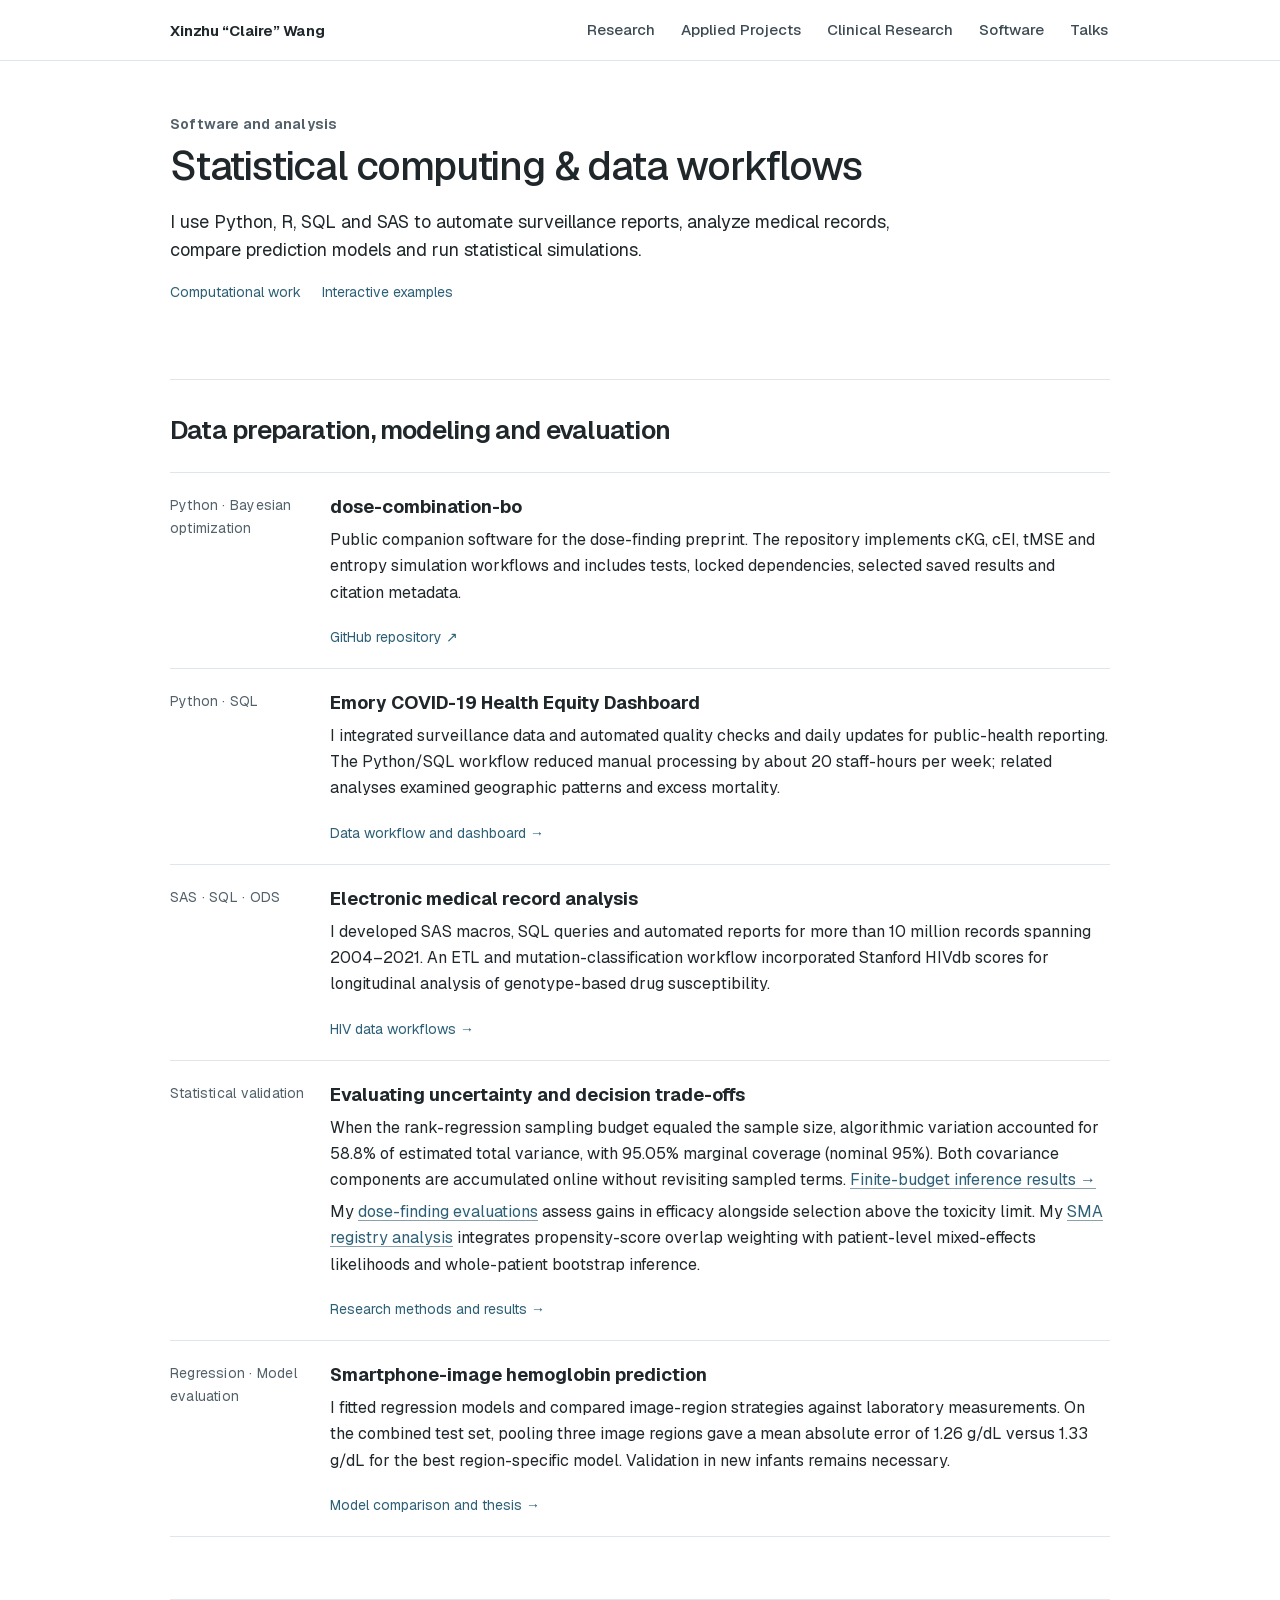
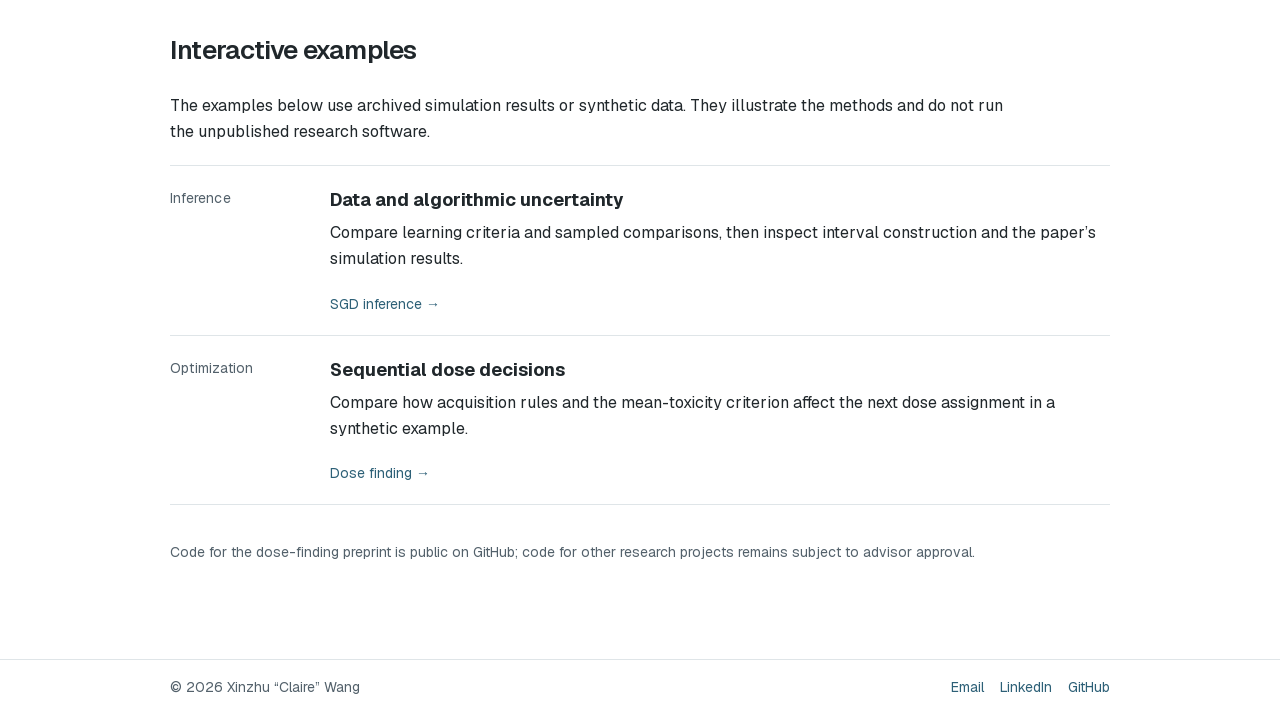
<file: code/index.html>
<!DOCTYPE html><!-- Generated from claire-wang-portfolio. --><html lang="en"><head><meta charSet="utf-8"/><meta name="viewport" content="width=device-width, initial-scale=1"/><link rel="stylesheet" href="/_next/static/css/index.boQZVxHC.css" data-rsc-css-href="/_next/static/css/index.boQZVxHC.css" data-precedence="vite-rsc/importer-resources"/><link rel="modulepreload" fetchPriority="low" href="/_next/static/chunks/index-C1pdNnXp.js"/><script src="/_next/static/chunks/rolldown-runtime-C60lm6uB.js" type="module" async=""></script><script src="/_next/static/chunks/framework-BgSIrAUN.js" type="module" async=""></script><link rel="modulepreload" href="/_next/static/chunks/layout-segment-context-Bm828DXD.js" crossorigin=""/><title>Statistical Computing &amp; Data Workflows | Xinzhu Claire Wang</title><meta name="description" content="Python/SQL data automation, simulation studies, predictive modeling and interactive research explanations by Xinzhu Wang (Claire)."/><meta name="keywords" content="statistical learning,computational statistics,uncertainty quantification,stochastic optimization,high-dimensional inference,data science"/><meta name="author" content="Xinzhu Claire Wang"/><link rel="author" href="https://clairexinzhuwang.github.io/"/><meta name="robots" content="index, follow"/><meta name="googlebot" content="index, follow"/><meta property="og:title" content="Statistical Computing &amp; Data Workflows | Xinzhu Claire Wang"/><meta property="og:description" content="Python/SQL data automation, simulation studies, predictive modeling and interactive research explanations by Xinzhu Wang (Claire)."/><meta name="twitter:card" content="summary"/><meta name="twitter:title" content="Statistical Computing &amp; Data Workflows | Xinzhu Claire Wang"/><meta name="twitter:description" content="Python/SQL data automation, simulation studies, predictive modeling and interactive research explanations by Xinzhu Wang (Claire)."/><link rel="canonical" href="https://clairexinzhuwang.github.io/code/"/><script>Object.assign(((self[Symbol.for("vinext.navigationRuntime")]??={bootstrap:{routeManifest:null},functions:{}}).bootstrap.rsc??={rsc:[]}),{params:{},nav:{"pathname":"/code","searchParams":[]}})</script><link rel="modulepreload" href="/_next/static/chunks/index-C1pdNnXp.js" />
<link rel="preload" href="/_next/static/_vinext_fonts/geist-8ac0455e797f/geist-98bbbccb.woff2" as="font" type="font/woff2" crossorigin />
<link rel="preload" href="/_next/static/_vinext_fonts/geist-mono-00e989178794/geist-mono-013b2f2f.woff2" as="font" type="font/woff2" crossorigin />
<style data-vinext-fonts>/* cyrillic-ext */
@font-face {
  font-family: 'Geist';
  font-style: normal;
  font-weight: 100 900;
  font-display: swap;
  src: url(/_next/static/_vinext_fonts/geist-8ac0455e797f/geist-ff2310f5.woff2) format('woff2');
  unicode-range: U+0460-052F, U+1C80-1C8A, U+20B4, U+2DE0-2DFF, U+A640-A69F, U+FE2E-FE2F;
}
/* cyrillic */
@font-face {
  font-family: 'Geist';
  font-style: normal;
  font-weight: 100 900;
  font-display: swap;
  src: url(/_next/static/_vinext_fonts/geist-8ac0455e797f/geist-875ccdd4.woff2) format('woff2');
  unicode-range: U+0301, U+0400-045F, U+0490-0491, U+04B0-04B1, U+2116;
}
/* vietnamese */
@font-face {
  font-family: 'Geist';
  font-style: normal;
  font-weight: 100 900;
  font-display: swap;
  src: url(/_next/static/_vinext_fonts/geist-8ac0455e797f/geist-52306abf.woff2) format('woff2');
  unicode-range: U+0102-0103, U+0110-0111, U+0128-0129, U+0168-0169, U+01A0-01A1, U+01AF-01B0, U+0300-0301, U+0303-0304, U+0308-0309, U+0323, U+0329, U+1EA0-1EF9, U+20AB;
}
/* latin-ext */
@font-face {
  font-family: 'Geist';
  font-style: normal;
  font-weight: 100 900;
  font-display: swap;
  src: url(/_next/static/_vinext_fonts/geist-8ac0455e797f/geist-001175b1.woff2) format('woff2');
  unicode-range: U+0100-02BA, U+02BD-02C5, U+02C7-02CC, U+02CE-02D7, U+02DD-02FF, U+0304, U+0308, U+0329, U+1D00-1DBF, U+1E00-1E9F, U+1EF2-1EFF, U+2020, U+20A0-20AB, U+20AD-20C0, U+2113, U+2C60-2C7F, U+A720-A7FF;
}
/* latin */
@font-face {
  font-family: 'Geist';
  font-style: normal;
  font-weight: 100 900;
  font-display: swap;
  src: url(/_next/static/_vinext_fonts/geist-8ac0455e797f/geist-98bbbccb.woff2) format('woff2');
  unicode-range: U+0000-00FF, U+0131, U+0152-0153, U+02BB-02BC, U+02C6, U+02DA, U+02DC, U+0304, U+0308, U+0329, U+2000-206F, U+20AC, U+2122, U+2191, U+2193, U+2212, U+2215, U+FEFF, U+FFFD;
}

@font-face {
  font-family: 'Geist Fallback';
  src: local("Arial");
  ascent-override: 95.94%;
  descent-override: 28.16%;
  line-gap-override: 0.00%;
  size-adjust: 104.76%;
}

.__font_geist_19ysh9d { font-family: 'Geist', 'Geist Fallback'; font-style: normal; }

.__variable_geist_19ysh9d { --font-geist-sans: 'Geist', 'Geist Fallback'; }

/* cyrillic-ext */
@font-face {
  font-family: 'Geist Mono';
  font-style: normal;
  font-weight: 100 900;
  font-display: swap;
  src: url(/_next/static/_vinext_fonts/geist-mono-00e989178794/geist-mono-f6b33328.woff2) format('woff2');
  unicode-range: U+0460-052F, U+1C80-1C8A, U+20B4, U+2DE0-2DFF, U+A640-A69F, U+FE2E-FE2F;
}
/* cyrillic */
@font-face {
  font-family: 'Geist Mono';
  font-style: normal;
  font-weight: 100 900;
  font-display: swap;
  src: url(/_next/static/_vinext_fonts/geist-mono-00e989178794/geist-mono-44e03052.woff2) format('woff2');
  unicode-range: U+0301, U+0400-045F, U+0490-0491, U+04B0-04B1, U+2116;
}
/* symbols2 */
@font-face {
  font-family: 'Geist Mono';
  font-style: normal;
  font-weight: 100 900;
  font-display: swap;
  src: url(/_next/static/_vinext_fonts/geist-mono-00e989178794/geist-mono-0638449e.woff2) format('woff2');
  unicode-range: U+2000-2001, U+2004-2008, U+200A, U+23B8-23BD, U+2500-259F;
}
/* vietnamese */
@font-face {
  font-family: 'Geist Mono';
  font-style: normal;
  font-weight: 100 900;
  font-display: swap;
  src: url(/_next/static/_vinext_fonts/geist-mono-00e989178794/geist-mono-971fb274.woff2) format('woff2');
  unicode-range: U+0102-0103, U+0110-0111, U+0128-0129, U+0168-0169, U+01A0-01A1, U+01AF-01B0, U+0300-0301, U+0303-0304, U+0308-0309, U+0323, U+0329, U+1EA0-1EF9, U+20AB;
}
/* latin-ext */
@font-face {
  font-family: 'Geist Mono';
  font-style: normal;
  font-weight: 100 900;
  font-display: swap;
  src: url(/_next/static/_vinext_fonts/geist-mono-00e989178794/geist-mono-44745446.woff2) format('woff2');
  unicode-range: U+0100-02BA, U+02BD-02C5, U+02C7-02CC, U+02CE-02D7, U+02DD-02FF, U+0304, U+0308, U+0329, U+1D00-1DBF, U+1E00-1E9F, U+1EF2-1EFF, U+2020, U+20A0-20AB, U+20AD-20C0, U+2113, U+2C60-2C7F, U+A720-A7FF;
}
/* latin */
@font-face {
  font-family: 'Geist Mono';
  font-style: normal;
  font-weight: 100 900;
  font-display: swap;
  src: url(/_next/static/_vinext_fonts/geist-mono-00e989178794/geist-mono-013b2f2f.woff2) format('woff2');
  unicode-range: U+0000-00FF, U+0131, U+0152-0153, U+02BB-02BC, U+02C6, U+02DA, U+02DC, U+0304, U+0308, U+0329, U+2000-206F, U+20AC, U+2122, U+2191, U+2193, U+2212, U+2215, U+FEFF, U+FFFD;
}

@font-face {
  font-family: 'Geist Mono Fallback';
  src: local("Arial");
  ascent-override: 74.67%;
  descent-override: 21.92%;
  line-gap-override: 0.00%;
  size-adjust: 134.59%;
}

.__font_geist_mono_1001rt9 { font-family: 'Geist Mono', 'Geist Mono Fallback'; font-style: normal; }

.__variable_geist_mono_1001rt9 { --font-geist-mono: 'Geist Mono', 'Geist Mono Fallback'; }
</style>
</head><body class="__variable_geist_19ysh9d __variable_geist_mono_1001rt9 antialiased"><header class="site-header"><div class="header-inner"><a class="site-name" href="/" aria-label="Xinzhu Claire Wang, home">Xinzhu “Claire” Wang</a><nav class="desktop-nav" aria-label="Primary navigation"><a href="/research">Research</a><a href="/product">Applied Projects</a><a href="/health">Clinical Research</a><a href="/code">Software</a><a href="/talks">Talks</a></nav><details class="mobile-menu"><summary>Menu</summary><nav aria-label="Mobile navigation"><a href="/research">Research</a><a href="/product">Applied Projects</a><a href="/health">Clinical Research</a><a href="/code">Software</a><a href="/talks">Talks</a></nav></details></div></header><main class="page software-page"><header class="page-intro"><p class="eyebrow">Software and analysis</p><h1>Statistical computing &amp; data workflows</h1><div class="page-deck"><p>I use Python, R, SQL and SAS to automate surveillance reports, analyze medical records, compare prediction models and run statistical simulations.</p><div class="inline-links"><a href="#computational-work">Computational work</a><a href="#interactive-research">Interactive examples</a></div></div></header><section class="section" id="computational-work"><div class="section-heading"><div><h2>Data preparation, modeling and evaluation</h2></div></div><div class="artifact-list"><article class="artifact-item"><p class="artifact-type">Python · Bayesian optimization</p><div><h3>dose-combination-bo</h3><p>Public companion software for the dose-finding preprint. The repository implements cKG, cEI, tMSE and entropy simulation workflows and includes tests, locked dependencies, selected saved results and citation metadata.</p></div><a href="https://github.com/clairexinzhuwang/dose-combination-bo" target="_blank" rel="noreferrer">GitHub repository ↗</a></article><article class="artifact-item"><p class="artifact-type">Python · SQL</p><div><h3>Emory COVID-19 Health Equity Dashboard</h3><p>I integrated surveillance data and automated quality checks and daily updates for public-health reporting. The Python/SQL workflow reduced manual processing by about 20 staff-hours per week; related analyses examined geographic patterns and excess mortality.</p></div><a href="/product#data-workflows">Data workflow and dashboard →</a></article><article class="artifact-item"><p class="artifact-type">SAS · SQL · ODS</p><div><h3>Electronic medical record analysis</h3><p>I developed SAS macros, SQL queries and automated reports for more than 10 million records spanning 2004–2021. An ETL and mutation-classification workflow incorporated Stanford HIVdb scores for longitudinal analysis of genotype-based drug susceptibility.</p></div><a href="/product#hiv-records">HIV data workflows →</a></article><article class="artifact-item"><p class="artifact-type">Statistical validation</p><div><h3>Evaluating uncertainty and decision trade-offs</h3><p>When the rank-regression sampling budget equaled the sample size, algorithmic variation accounted for 58.8% of estimated total variance, with 95.05% marginal coverage (nominal 95%). Both covariance components are accumulated online without revisiting sampled terms. <a href="/research/computation-aware-inference#budget-results">Finite-budget inference results →</a></p><p>My <a href="/research/bayesian-dose-finding">dose-finding evaluations</a> assess gains in efficacy alongside selection above the toxicity limit. My <a href="/research/sma-treatment-comparisons">SMA registry analysis</a> integrates propensity-score overlap weighting with patient-level mixed-effects likelihoods and whole-patient bootstrap inference.</p></div><a href="/research">Research methods and results →</a></article><article class="artifact-item"><p class="artifact-type">Regression · Model evaluation</p><div><h3>Smartphone-image hemoglobin prediction</h3><p>I fitted regression models and compared image-region strategies against laboratory measurements. On the combined test set, pooling three image regions gave a mean absolute error of 1.26 g/dL versus 1.33 g/dL for the best region-specific model. Validation in new infants remains necessary.</p></div><a href="/product#modeling">Model comparison and thesis →</a></article></div></section><section class="section" id="interactive-research"><div class="section-heading"><div><h2>Interactive examples</h2></div></div><p>The examples below use archived simulation results or synthetic data. They illustrate the methods and do not run the unpublished research software.</p><div class="artifact-list"><article class="artifact-item"><p class="artifact-type">Inference</p><div><h3>Data and algorithmic uncertainty</h3><p>Compare learning criteria and sampled comparisons, then inspect interval construction and the paper’s simulation results.</p></div><a href="/research/computation-aware-inference#walkthrough">SGD inference →</a></article><article class="artifact-item"><p class="artifact-type">Optimization</p><div><h3>Sequential dose decisions</h3><p>Compare how acquisition rules and the mean-toxicity criterion affect the next dose assignment in a synthetic example.</p></div><a href="/research/bayesian-dose-finding#decisions">Dose finding →</a></article></div></section><p class="availability-note">Code for the dose-finding preprint is public on GitHub; code for other research projects remains subject to advisor approval.</p></main><footer><div class="footer-inner"><span>© 2026 Xinzhu “Claire” Wang</span><span class="footer-links"><a href="mailto:xinzhu_wang@urmc.rochester.edu">Email</a><a href="https://www.linkedin.com/in/xinzhu-w-961035158/" target="_blank" rel="noreferrer">LinkedIn</a><a href="https://github.com/clairexinzhuwang" target="_blank" rel="noreferrer">GitHub</a></span></div></footer><script type="module" src="/_next/static/chunks/index-C1pdNnXp.js" id="_R_" async=""></script><script>((self[Symbol.for("vinext.navigationRuntime")]??={bootstrap:{routeManifest:null},functions:{}}).bootstrap.rsc??={rsc:[]}).rsc.push("2:I[\"8c0f216c4604\",[],\"Children\",1]\n")</script><script>((self[Symbol.for("vinext.navigationRuntime")]??={bootstrap:{routeManifest:null},functions:{}}).bootstrap.rsc??={rsc:[]}).rsc.push("3:I[\"593f344dc510\",[],\"GlobalErrorBoundary\",1]\n")</script><script>((self[Symbol.for("vinext.navigationRuntime")]??={bootstrap:{routeManifest:null},functions:{}}).bootstrap.rsc??={rsc:[]}).rsc.push("4:I[\"0b874ad30386\",[],\"default\",1]\n")</script><script>((self[Symbol.for("vinext.navigationRuntime")]??={bootstrap:{routeManifest:null},functions:{}}).bootstrap.rsc??={rsc:[]}).rsc.push("5:I[\"593f344dc510\",[],\"ErrorBoundary\",1]\n")</script><script>((self[Symbol.for("vinext.navigationRuntime")]??={bootstrap:{routeManifest:null},functions:{}}).bootstrap.rsc??={rsc:[]}).rsc.push("6:I[\"15c18cfaeeff\",[],\"LayoutSegmentProvider\",1]\n")</script><script>((self[Symbol.for("vinext.navigationRuntime")]??={bootstrap:{routeManifest:null},functions:{}}).bootstrap.rsc??={rsc:[]}).rsc.push("7:I[\"8c0f216c4604\",[],\"Slot\",1]\n")</script><script>((self[Symbol.for("vinext.navigationRuntime")]??={bootstrap:{routeManifest:null},functions:{}}).bootstrap.rsc??={rsc:[]}).rsc.push("8:I[\"9276801271d6\",[],\"AppRouterScrollTarget\",1]\n")</script><script>((self[Symbol.for("vinext.navigationRuntime")]??={bootstrap:{routeManifest:null},functions:{}}).bootstrap.rsc??={rsc:[]}).rsc.push("9:I[\"593f344dc510\",[],\"RedirectBoundary\",1]\n")</script><script>((self[Symbol.for("vinext.navigationRuntime")]??={bootstrap:{routeManifest:null},functions:{}}).bootstrap.rsc??={rsc:[]}).rsc.push(":HL[\"/_next/static/css/index.boQZVxHC.css\",\"style\"     ]\n")</script><script>((self[Symbol.for("vinext.navigationRuntime")]??={bootstrap:{routeManifest:null},functions:{}}).bootstrap.rsc??={rsc:[]}).rsc.push("0:{\"__route\":\"route:/code\",\"__interceptionContext\":null,\"__layoutIds\":[\"layout:/\"],\"__rootLayout\":\"/\",\"__sourcePage\":\"/code/page\",\"page:/code\":\"$L1\",\"layout:/\":[[[[\"$\",\"link\",\"css:/_next/static/css/index.boQZVxHC.css\",{\"rel\":\"stylesheet\",\"precedence\":\"vite-rsc/importer-resources\",\"href\":\"/_next/static/css/index.boQZVxHC.css\",\"data-rsc-css-href\":\"/_next/static/css/index.boQZVxHC.css\"}],\"$undefined\"],[\"$\",\"html\",null,{\"lang\":\"en\",\"children\":[\"$\",\"body\",null,{\"className\":\"__variable_geist_19ysh9d __variable_geist_mono_1001rt9 antialiased\",\"children\":[[\"$\",\"header\",null,{\"className\":\"site-header\",\"children\":[\"$\",\"div\",null,{\"className\":\"header-inner\",\"children\":[[\"$\",\"a\",null,{\"className\":\"site-name\",\"href\":\"/\",\"aria-label\":\"Xinzhu Claire Wang, home\",\"children\":\"Xinzhu “Claire” Wang\"}],[\"$\",\"nav\",null,{\"className\":\"desktop-nav\",\"aria-label\":\"Primary navigation\",\"children\":[[\"$\",\"a\",\"/research\",{\"href\":\"/research\",\"children\":\"Research\"}],[\"$\",\"a\",\"/product\",{\"href\":\"/product\",\"children\":\"Applied Projects\"}],[\"$\",\"a\",\"/health\",{\"href\":\"/health\",\"children\":\"Clinical Research\"}],[\"$\",\"a\",\"/code\",{\"href\":\"/code\",\"children\":\"Software\"}],[\"$\",\"a\",\"/talks\",{\"href\":\"/talks\",\"children\":\"Talks\"}]]}],[\"$\",\"details\",null,{\"className\":\"mobile-menu\",\"children\":[[\"$\",\"summary\",null,{\"children\":\"Menu\"}],[\"$\",\"nav\",null,{\"aria-label\":\"Mobile navigation\",\"children\":[[\"$\",\"a\",\"/research\",{\"href\":\"/research\",\"children\":\"Research\"}],[\"$\",\"a\",\"/product\",{\"href\":\"/product\",\"children\":\"Applied Projects\"}],[\"$\",\"a\",\"/health\",{\"href\":\"/health\",\"children\":\"Clinical Research\"}],[\"$\",\"a\",\"/code\",{\"href\":\"/code\",\"children\":\"Software\"}],[\"$\",\"a\",\"/talks\",{\"href\":\"/talks\",\"children\":\"Talks\"}]]}]]}]]}]}],[\"$\",\"$L2\",null,{}],[\"$\",\"footer\",null,{\"children\":[\"$\",\"div\",null,{\"className\":\"footer-inner\",\"children\":[[\"$\",\"span\",null,{\"children\":\"© 2026 Xinzhu “Claire” Wang\"}],[\"$\",\"span\",null,{\"className\":\"footer-links\",\"children\":[[\"$\",\"a\",null,{\"href\":\"mailto:xinzhu_wang@urmc.rochester.edu\",\"children\":\"Email\"}],[\"$\",\"a\",null,{\"href\":\"https://www.linkedin.com/in/xinzhu-w-961035158/\",\"target\":\"_blank\",\"rel\":\"noreferrer\",\"children\":\"LinkedIn\"}],[\"$\",\"a\",null,{\"href\":\"https://github.com/clairexinzhuwang\",\"target\":\"_blank\",\"rel\":\"noreferrer\",\"children\":\"GitHub\"}]]}]]}]}]]}]}]],null],\"route:/code\":[[[\"$\",\"meta\",null,{\"charSet\":\"utf-8\"}],[[\"$\",\"title\",\"0\",{\"children\":\"Statistical Computing \u0026 Data Workflows | Xinzhu Claire Wang\"}],[\"$\",\"meta\",\"1\",{\"name\":\"description\",\"content\":\"Python/SQL data automation, simulation studies, predictive modeling and interactive research explanations by Xinzhu Wang (Claire).\"}],[\"$\",\"meta\",\"2\",{\"name\":\"keywords\",\"content\":\"statistical learning,computational statistics,uncertainty quantification,stochastic optimization,high-dimensional inference,data science\"}],[\"$\",\"meta\",\"3\",{\"name\":\"author\",\"content\":\"Xinzhu Claire Wang\"}],[\"$\",\"link\",\"4\",{\"rel\":\"author\",\"href\":\"https://clairexinzhuwang.github.io/\"}],[\"$\",\"meta\",\"5\",{\"name\":\"robots\",\"content\":\"index, follow\"}],[\"$\",\"meta\",\"6\",{\"name\":\"googlebot\",\"content\":\"index, follow\"}],[\"$\",\"meta\",\"7\",{\"property\":\"og:title\",\"content\":\"Statistical Computing \u0026 Data Workflows | Xinzhu Claire Wang\"}],[\"$\",\"meta\",\"8\",{\"property\":\"og:description\",\"content\":\"Python/SQL data automation, simulation studies, predictive modeling and interactive research explanations by Xinzhu Wang (Claire).\"}],[\"$\",\"meta\",\"9\",{\"name\":\"twitter:card\",\"content\":\"summary\"}],[\"$\",\"meta\",\"10\",{\"name\":\"twitter:title\",\"content\":\"Statistical Computing \u0026 Data Workflows | Xinzhu Claire Wang\"}],[\"$\",\"meta\",\"11\",{\"name\":\"twitter:description\",\"content\":\"Python/SQL data automation, simulation studies, predictive modeling and interactive research explanations by Xinzhu Wang (Claire).\"}],[\"$\",\"link\",\"12\",{\"rel\":\"canonical\",\"href\":\"https://clairexinzhuwang.github.io/code/\"}]],[[\"$\",\"meta\",\"0\",{\"name\":\"viewport\",\"content\":\"width=device-width, initial-scale=1\"}]]],[\"$\",\"$L3\",null,{\"fallback\":\"$4\",\"children\":[\"$\",\"$L5\",null,{\"fallback\":\"$4\",\"children\":[\"$\",\"$L6\",null,{\"providerId\":\"layout:/\",\"segmentMap\":{\"children\":[\"code\"]},\"children\":[\"$\",\"$L7\",null,{\"id\":\"layout:/\",\"parallelSlots\":\"$undefined\",\"children\":[\"$\",\"$L8\",null,{\"children\":[\"$\",\"$L9\",null,{\"children\":[[\"$\",\"$L6\",null,{\"providerId\":\"page:/code\",\"segmentMap\":{\"children\":[\"__PAGE__\"]},\"children\":[\"$\",\"$L7\",null,{\"id\":\"page:/code\"}]}],null]}]}]}]}]}]}],null,null],\"__layoutFlags\":{\"layout:/\":\"s\"},\"__artifactCompatibility\":{\"schemaVersion\":1,\"graphVersion\":\"app-route-graph:4015fc74f58d3a1f\",\"deploymentVersion\":\"bc26da1c-3116-41cf-809b-1a23f6607816\",\"appElementsSchemaVersion\":1,\"rscPayloadSchemaVersion\":1,\"rootBoundaryId\":\"/\",\"renderEpoch\":null},\"__renderObservation\":{\"schemaVersion\":1,\"output\":{\"kind\":\"app-rsc\",\"mountedSlotsFingerprint\":null,\"renderEpoch\":null,\"rootBoundaryId\":\"/\",\"routeId\":\"route:/code\"},\"completeness\":\"partial\",\"boundaryOutcome\":{\"kind\":\"unknown\"},\"requestApis\":[{\"kind\":\"connection\",\"status\":\"unknown\"},{\"kind\":\"cookies\",\"status\":\"unknown\"},{\"kind\":\"draftMode\",\"status\":\"unknown\"},{\"kind\":\"headers\",\"status\":\"unknown\"},{\"kind\":\"params\",\"status\":\"unknown\"},{\"kind\":\"searchParams\",\"status\":\"unknown\"}],\"dynamicFetches\":[],\"cacheTags\":[\"/code\",\"_N_T_/code\",\"_N_T_/code/layout\",\"_N_T_/code/page\",\"_N_T_/layout\"],\"pathTags\":[\"/code\"],\"cacheability\":\"unknown\",\"downgrade\":{\"target\":\"freshRender\",\"reasons\":[{\"code\":\"CP_DOWNGRADE_CACHEABILITY_UNKNOWN\",\"target\":\"freshRender\"},{\"code\":\"CP_DOWNGRADE_INCOMPLETE_OBSERVATION\",\"completeness\":\"partial\",\"target\":\"freshRender\"},{\"code\":\"CP_DOWNGRADE_UNKNOWN_REQUEST_API\",\"requestApi\":\"connection\",\"target\":\"freshRender\"},{\"code\":\"CP_DOWNGRADE_UNKNOWN_REQUEST_API\",\"requestApi\":\"cookies\",\"target\":\"freshRender\"},{\"code\":\"CP_DOWNGRADE_UNKNOWN_REQUEST_API\",\"requestApi\":\"draftMode\",\"target\":\"freshRender\"},{\"code\":\"CP_DOWNGRADE_UNKNOWN_REQUEST_API\",\"requestApi\":\"headers\",\"target\":\"freshRender\"},{\"code\":\"CP_DOWNGRADE_UNKNOWN_REQUEST_API\",\"requestApi\":\"params\",\"target\":\"freshRender\"},{\"code\":\"CP_DOWNGRADE_UNKNOWN_REQUEST_API\",\"requestApi\":\"searchParams\",\"target\":\"freshRender\"}],\"fallback\":{\"kind\":\"breakerFallback\",\"code\":\"CP_PRIVATE_DYNAMIC_DOWNGRADE\",\"mode\":\"renderFresh\",\"scope\":\"affectedOutput\",\"fields\":{\"reasonCodes\":[\"CP_DOWNGRADE_CACHEABILITY_UNKNOWN\",\"CP_DOWNGRADE_INCOMPLETE_OBSERVATION\",\"CP_DOWNGRADE_UNKNOWN_REQUEST_API\",\"CP_DOWNGRADE_UNKNOWN_REQUEST_API\",\"CP_DOWNGRADE_UNKNOWN_REQUEST_API\",\"CP_DOWNGRADE_UNKNOWN_REQUEST_API\",\"CP_DOWNGRADE_UNKNOWN_REQUEST_API\",\"CP_DOWNGRADE_UNKNOWN_REQUEST_API\"],\"target\":\"freshRender\"}},\"isPublicCacheCandidate\":false}}}\n")</script><script>((self[Symbol.for("vinext.navigationRuntime")]??={bootstrap:{routeManifest:null},functions:{}}).bootstrap.rsc??={rsc:[]}).rsc.push("1:[\"$\",\"main\",null,{\"className\":\"page software-page\",\"children\":[[\"$\",\"header\",null,{\"className\":\"page-intro\",\"children\":[[\"$\",\"p\",null,{\"className\":\"eyebrow\",\"children\":\"Software and analysis\"}],[\"$\",\"h1\",null,{\"children\":\"Statistical computing \u0026 data workflows\"}],[\"$\",\"div\",null,{\"className\":\"page-deck\",\"children\":[[\"$\",\"p\",null,{\"children\":\"I use Python, R, SQL and SAS to automate surveillance reports, analyze medical records, compare prediction models and run statistical simulations.\"}],[\"$\",\"div\",null,{\"className\":\"inline-links\",\"children\":[[\"$\",\"a\",null,{\"href\":\"#computational-work\",\"children\":\"Computational work\"}],[\"$\",\"a\",null,{\"href\":\"#interactive-research\",\"children\":\"Interactive examples\"}]]}]]}]]}],[\"$\",\"section\",null,{\"className\":\"section\",\"id\":\"computational-work\",\"children\":[[\"$\",\"div\",null,{\"className\":\"section-heading\",\"children\":[[\"$\",\"div\",null,{\"children\":[null,[\"$\",\"h2\",null,{\"children\":\"Data preparation, modeling and evaluation\"}]]}],null]}],[\"$\",\"div\",null,{\"className\":\"artifact-list\",\"children\":[[\"$\",\"article\",null,{\"className\":\"artifact-item\",\"children\":[[\"$\",\"p\",null,{\"className\":\"artifact-type\",\"children\":\"Python · Bayesian optimization\"}],[\"$\",\"div\",null,{\"children\":[[\"$\",\"h3\",null,{\"children\":\"dose-combination-bo\"}],[\"$\",\"p\",null,{\"children\":\"Public companion software for the dose-finding preprint. The repository implements cKG, cEI, tMSE and entropy simulation workflows and includes tests, locked dependencies, selected saved results and citation metadata.\"}]]}],[\"$\",\"a\",null,{\"href\":\"https://github.com/clairexinzhuwang/dose-combination-bo\",\"target\":\"_blank\",\"rel\":\"noreferrer\",\"children\":\"GitHub repository ↗\"}]]}],[\"$\",\"article\",null,{\"className\":\"artifact-item\",\"children\":[[\"$\",\"p\",null,{\"className\":\"artifact-type\",\"children\":\"Python · SQL\"}],[\"$\",\"div\",null,{\"children\":[[\"$\",\"h3\",null,{\"children\":\"Emory COVID-19 Health Equity Dashboard\"}],[\"$\",\"p\",null,{\"children\":\"I integrated surveillance data and automated quality checks and daily updates for public-health reporting. The Python/SQL workflow reduced manual processing by about 20 staff-hours per week; related analyses examined geographic patterns and excess mortality.\"}]]}],[\"$\",\"a\",null,{\"href\":\"/product#data-workflows\",\"children\":\"Data workflow and dashboard →\"}]]}],[\"$\",\"article\",null,{\"className\":\"artifact-item\",\"children\":[[\"$\",\"p\",null,{\"className\":\"artifact-type\",\"children\":\"SAS · SQL · ODS\"}],[\"$\",\"div\",null,{\"children\":[[\"$\",\"h3\",null,{\"children\":\"Electronic medical record analysis\"}],[\"$\",\"p\",null,{\"children\":\"I developed SAS macros, SQL queries and automated reports for more than 10 million records spanning 2004–2021. An ETL and mutation-classification workflow incorporated Stanford HIVdb scores for longitudinal analysis of genotype-based drug susceptibility.\"}]]}],[\"$\",\"a\",null,{\"href\":\"/product#hiv-records\",\"children\":\"HIV data workflows →\"}]]}],[\"$\",\"article\",null,{\"className\":\"artifact-item\",\"children\":[[\"$\",\"p\",null,{\"className\":\"artifact-type\",\"children\":\"Statistical validation\"}],[\"$\",\"div\",null,{\"children\":[[\"$\",\"h3\",null,{\"children\":\"Evaluating uncertainty and decision trade-offs\"}],[\"$\",\"p\",null,{\"children\":[\"When the rank-regression sampling budget equaled the sample size, algorithmic variation accounted for 58.8% of estimated total variance, with 95.05% marginal coverage (nominal 95%). Both covariance components are accumulated online without revisiting sampled terms. \",[\"$\",\"a\",null,{\"href\":\"/research/computation-aware-inference#budget-results\",\"children\":\"Finite-budget inference results →\"}]]}],[\"$\",\"p\",null,{\"children\":[\"My \",[\"$\",\"a\",null,{\"href\":\"/research/bayesian-dose-finding\",\"children\":\"dose-finding evaluations\"}],\" assess gains in efficacy alongside selection above the toxicity limit. My \",[\"$\",\"a\",null,{\"href\":\"/research/sma-treatment-comparisons\",\"children\":\"SMA registry analysis\"}],\" integrates propensity-score overlap weighting with patient-level mixed-effects likelihoods and whole-patient bootstrap inference.\"]}]]}],[\"$\",\"a\",null,{\"href\":\"/research\",\"children\":\"Research methods and results →\"}]]}],\"$La\"]}]]}],\"$Lb\",\"$Lc\"]}]\n")</script><script>((self[Symbol.for("vinext.navigationRuntime")]??={bootstrap:{routeManifest:null},functions:{}}).bootstrap.rsc??={rsc:[]}).rsc.push("a:[\"$\",\"article\",null,{\"className\":\"artifact-item\",\"children\":[[\"$\",\"p\",null,{\"className\":\"artifact-type\",\"children\":\"Regression · Model evaluation\"}],[\"$\",\"div\",null,{\"children\":[[\"$\",\"h3\",null,{\"children\":\"Smartphone-image hemoglobin prediction\"}],[\"$\",\"p\",null,{\"children\":\"I fitted regression models and compared image-region strategies against laboratory measurements. On the combined test set, pooling three image regions gave a mean absolute error of 1.26 g/dL versus 1.33 g/dL for the best region-specific model. Validation in new infants remains necessary.\"}]]}],[\"$\",\"a\",null,{\"href\":\"/product#modeling\",\"children\":\"Model comparison and thesis →\"}]]}]\n")</script><script>((self[Symbol.for("vinext.navigationRuntime")]??={bootstrap:{routeManifest:null},functions:{}}).bootstrap.rsc??={rsc:[]}).rsc.push("b:[\"$\",\"section\",null,{\"className\":\"section\",\"id\":\"interactive-research\",\"children\":[[\"$\",\"div\",null,{\"className\":\"section-heading\",\"children\":[[\"$\",\"div\",null,{\"children\":[null,[\"$\",\"h2\",null,{\"children\":\"Interactive examples\"}]]}],null]}],[\"$\",\"p\",null,{\"children\":\"The examples below use archived simulation results or synthetic data. They illustrate the methods and do not run the unpublished research software.\"}],[\"$\",\"div\",null,{\"className\":\"artifact-list\",\"children\":[[\"$\",\"article\",null,{\"className\":\"artifact-item\",\"children\":[[\"$\",\"p\",null,{\"className\":\"artifact-type\",\"children\":\"Inference\"}],[\"$\",\"div\",null,{\"children\":[[\"$\",\"h3\",null,{\"children\":\"Data and algorithmic uncertainty\"}],[\"$\",\"p\",null,{\"children\":\"Compare learning criteria and sampled comparisons, then inspect interval construction and the paper’s simulation results.\"}]]}],[\"$\",\"a\",null,{\"href\":\"/research/computation-aware-inference#walkthrough\",\"children\":\"SGD inference →\"}]]}],[\"$\",\"article\",null,{\"className\":\"artifact-item\",\"children\":[[\"$\",\"p\",null,{\"className\":\"artifact-type\",\"children\":\"Optimization\"}],[\"$\",\"div\",null,{\"children\":[[\"$\",\"h3\",null,{\"children\":\"Sequential dose decisions\"}],[\"$\",\"p\",null,{\"children\":\"Compare how acquisition rules and the mean-toxicity criterion affect the next dose assignment in a synthetic example.\"}]]}],[\"$\",\"a\",null,{\"href\":\"/research/bayesian-dose-finding#decisions\",\"children\":\"Dose finding →\"}]]}]]}]]}]\n")</script><script>((self[Symbol.for("vinext.navigationRuntime")]??={bootstrap:{routeManifest:null},functions:{}}).bootstrap.rsc??={rsc:[]}).rsc.push("c:[\"$\",\"p\",null,{\"className\":\"availability-note\",\"children\":\"Code for the dose-finding preprint is public on GitHub; code for other research projects remains subject to advisor approval.\"}]\n")</script><script>Object.assign(((self[Symbol.for("vinext.navigationRuntime")]??={bootstrap:{routeManifest:null},functions:{}}).bootstrap.rsc??={rsc:[]}),{"initialCacheKind":"static"});((self[Symbol.for("vinext.navigationRuntime")]??={bootstrap:{routeManifest:null},functions:{}}).bootstrap.rsc??={rsc:[]}).done=true</script></body></html>
</file>
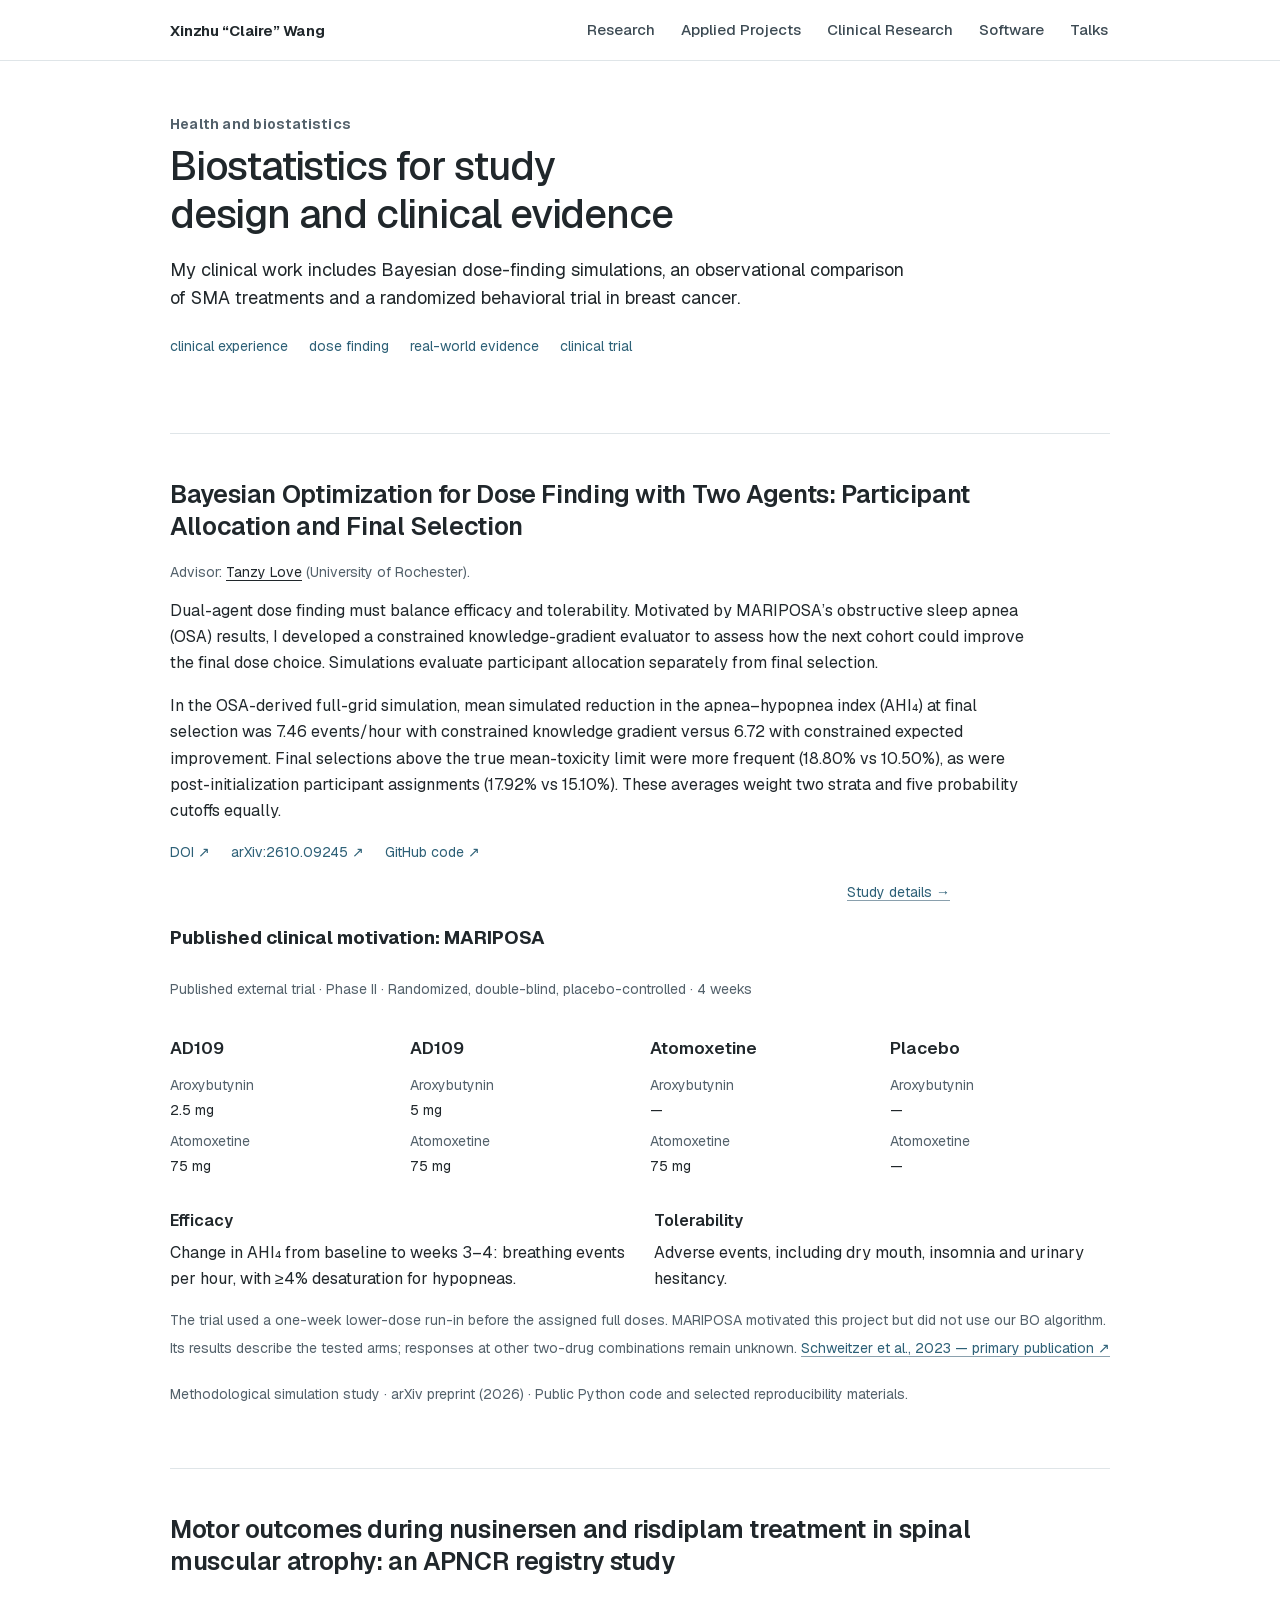
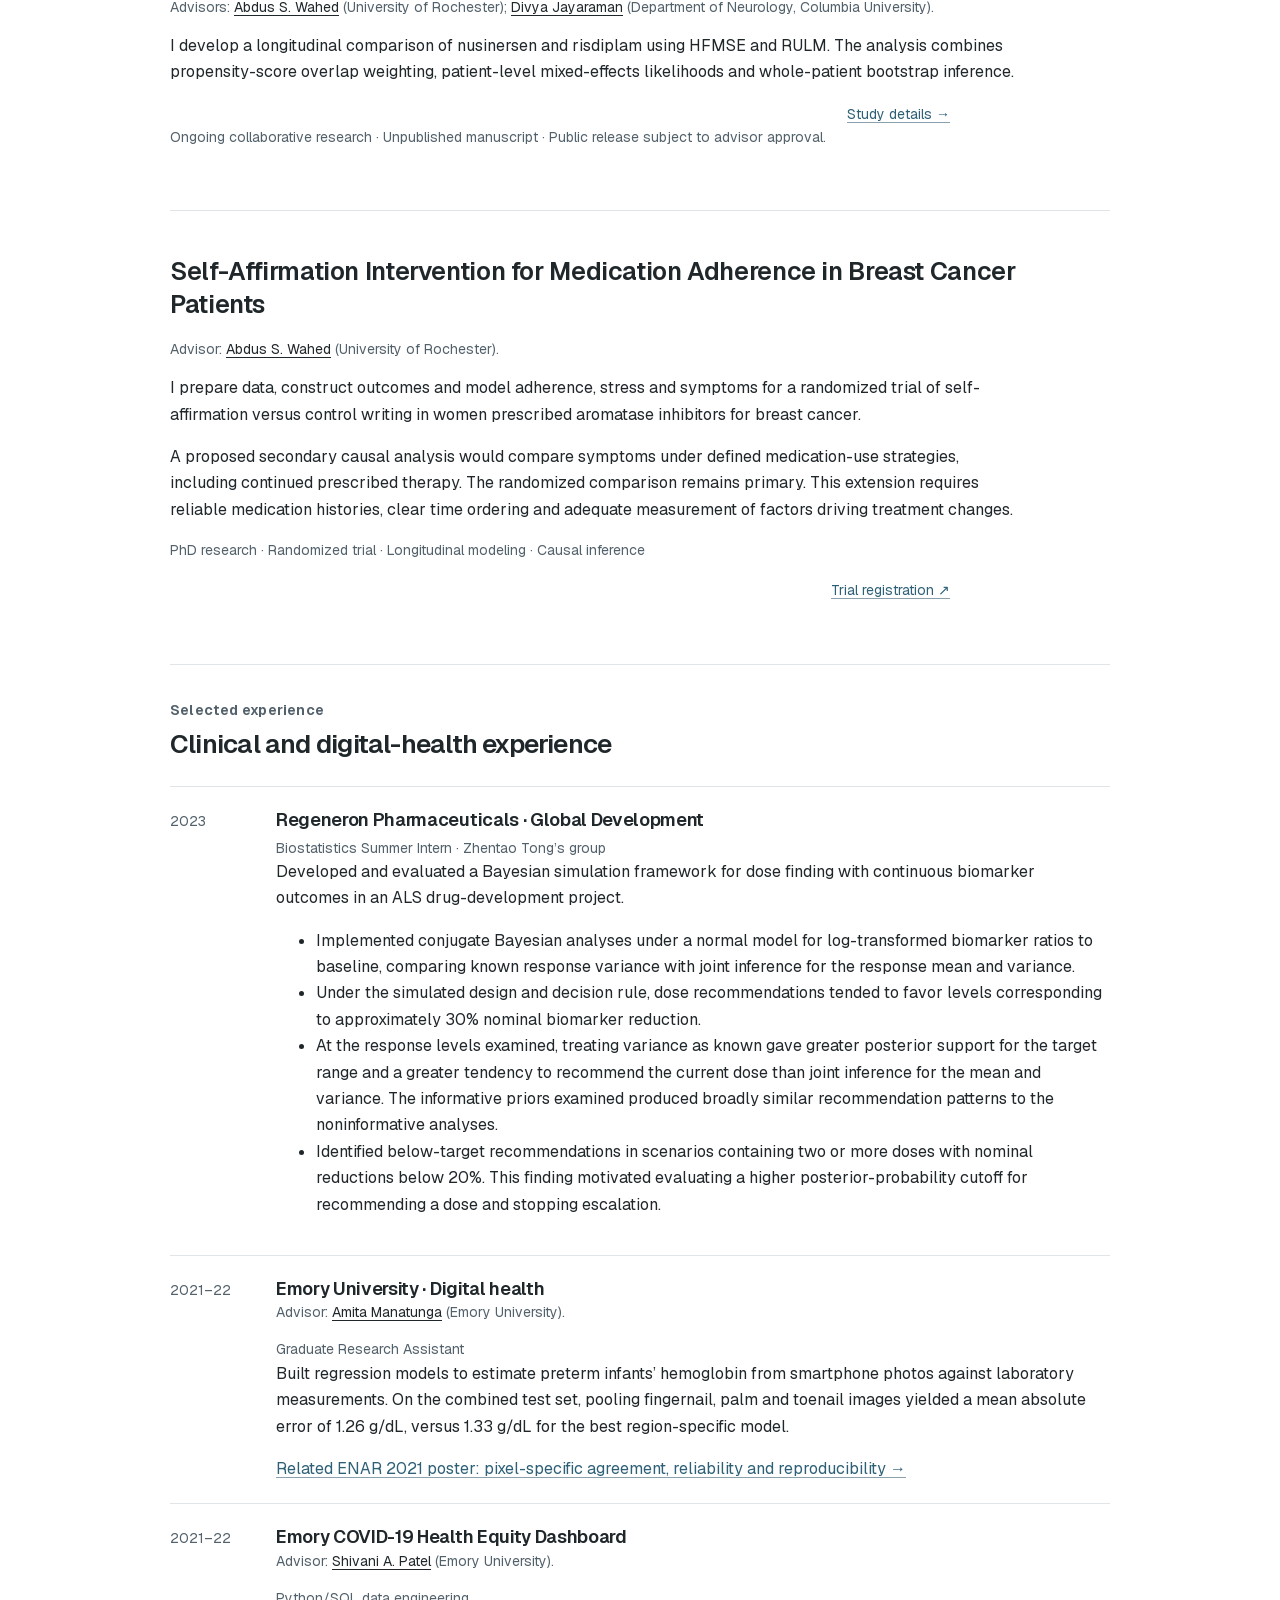
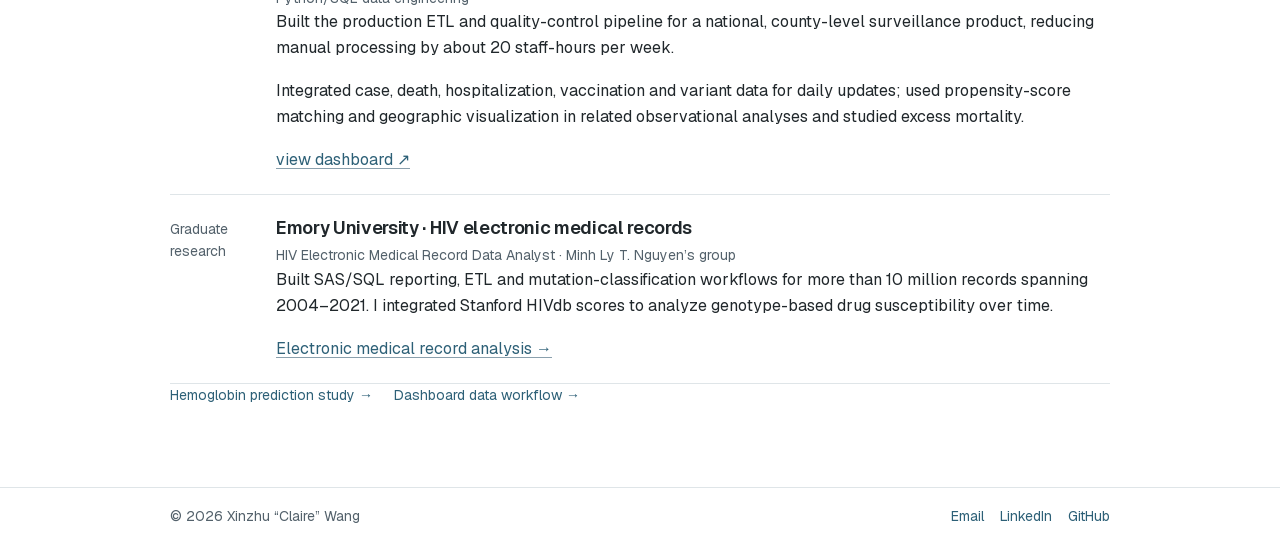
<file: health/index.html>
<!DOCTYPE html><!-- Generated from claire-wang-portfolio. --><html lang="en"><head><meta charSet="utf-8"/><meta name="viewport" content="width=device-width, initial-scale=1"/><link rel="stylesheet" href="/_next/static/css/index.boQZVxHC.css" data-rsc-css-href="/_next/static/css/index.boQZVxHC.css" data-precedence="vite-rsc/importer-resources"/><link rel="modulepreload" fetchPriority="low" href="/_next/static/chunks/index-C1pdNnXp.js"/><script src="/_next/static/chunks/rolldown-runtime-C60lm6uB.js" type="module" async=""></script><script src="/_next/static/chunks/framework-BgSIrAUN.js" type="module" async=""></script><link rel="modulepreload" href="/_next/static/chunks/layout-segment-context-Bm828DXD.js" crossorigin=""/><title>Health &amp; Biostatistics | Xinzhu Claire Wang</title><meta name="description" content="Biostatistics, clinical-development decision support, and health-data applications."/><meta name="keywords" content="statistical learning,computational statistics,uncertainty quantification,stochastic optimization,high-dimensional inference,data science"/><meta name="author" content="Xinzhu Claire Wang"/><link rel="author" href="https://clairexinzhuwang.github.io/"/><meta name="robots" content="index, follow"/><meta name="googlebot" content="index, follow"/><meta property="og:title" content="Health &amp; Biostatistics | Xinzhu Claire Wang"/><meta property="og:description" content="Biostatistics, clinical-development decision support, and health-data applications."/><meta name="twitter:card" content="summary"/><meta name="twitter:title" content="Health &amp; Biostatistics | Xinzhu Claire Wang"/><meta name="twitter:description" content="Biostatistics, clinical-development decision support, and health-data applications."/><link rel="canonical" href="https://clairexinzhuwang.github.io/health/"/><script>Object.assign(((self[Symbol.for("vinext.navigationRuntime")]??={bootstrap:{routeManifest:null},functions:{}}).bootstrap.rsc??={rsc:[]}),{params:{},nav:{"pathname":"/health","searchParams":[]}})</script><link rel="modulepreload" href="/_next/static/chunks/index-C1pdNnXp.js" />
<link rel="preload" href="/_next/static/_vinext_fonts/geist-8ac0455e797f/geist-98bbbccb.woff2" as="font" type="font/woff2" crossorigin />
<link rel="preload" href="/_next/static/_vinext_fonts/geist-mono-00e989178794/geist-mono-013b2f2f.woff2" as="font" type="font/woff2" crossorigin />
<style data-vinext-fonts>/* cyrillic-ext */
@font-face {
  font-family: 'Geist';
  font-style: normal;
  font-weight: 100 900;
  font-display: swap;
  src: url(/_next/static/_vinext_fonts/geist-8ac0455e797f/geist-ff2310f5.woff2) format('woff2');
  unicode-range: U+0460-052F, U+1C80-1C8A, U+20B4, U+2DE0-2DFF, U+A640-A69F, U+FE2E-FE2F;
}
/* cyrillic */
@font-face {
  font-family: 'Geist';
  font-style: normal;
  font-weight: 100 900;
  font-display: swap;
  src: url(/_next/static/_vinext_fonts/geist-8ac0455e797f/geist-875ccdd4.woff2) format('woff2');
  unicode-range: U+0301, U+0400-045F, U+0490-0491, U+04B0-04B1, U+2116;
}
/* vietnamese */
@font-face {
  font-family: 'Geist';
  font-style: normal;
  font-weight: 100 900;
  font-display: swap;
  src: url(/_next/static/_vinext_fonts/geist-8ac0455e797f/geist-52306abf.woff2) format('woff2');
  unicode-range: U+0102-0103, U+0110-0111, U+0128-0129, U+0168-0169, U+01A0-01A1, U+01AF-01B0, U+0300-0301, U+0303-0304, U+0308-0309, U+0323, U+0329, U+1EA0-1EF9, U+20AB;
}
/* latin-ext */
@font-face {
  font-family: 'Geist';
  font-style: normal;
  font-weight: 100 900;
  font-display: swap;
  src: url(/_next/static/_vinext_fonts/geist-8ac0455e797f/geist-001175b1.woff2) format('woff2');
  unicode-range: U+0100-02BA, U+02BD-02C5, U+02C7-02CC, U+02CE-02D7, U+02DD-02FF, U+0304, U+0308, U+0329, U+1D00-1DBF, U+1E00-1E9F, U+1EF2-1EFF, U+2020, U+20A0-20AB, U+20AD-20C0, U+2113, U+2C60-2C7F, U+A720-A7FF;
}
/* latin */
@font-face {
  font-family: 'Geist';
  font-style: normal;
  font-weight: 100 900;
  font-display: swap;
  src: url(/_next/static/_vinext_fonts/geist-8ac0455e797f/geist-98bbbccb.woff2) format('woff2');
  unicode-range: U+0000-00FF, U+0131, U+0152-0153, U+02BB-02BC, U+02C6, U+02DA, U+02DC, U+0304, U+0308, U+0329, U+2000-206F, U+20AC, U+2122, U+2191, U+2193, U+2212, U+2215, U+FEFF, U+FFFD;
}

@font-face {
  font-family: 'Geist Fallback';
  src: local("Arial");
  ascent-override: 95.94%;
  descent-override: 28.16%;
  line-gap-override: 0.00%;
  size-adjust: 104.76%;
}

.__font_geist_19ysh9d { font-family: 'Geist', 'Geist Fallback'; font-style: normal; }

.__variable_geist_19ysh9d { --font-geist-sans: 'Geist', 'Geist Fallback'; }

/* cyrillic-ext */
@font-face {
  font-family: 'Geist Mono';
  font-style: normal;
  font-weight: 100 900;
  font-display: swap;
  src: url(/_next/static/_vinext_fonts/geist-mono-00e989178794/geist-mono-f6b33328.woff2) format('woff2');
  unicode-range: U+0460-052F, U+1C80-1C8A, U+20B4, U+2DE0-2DFF, U+A640-A69F, U+FE2E-FE2F;
}
/* cyrillic */
@font-face {
  font-family: 'Geist Mono';
  font-style: normal;
  font-weight: 100 900;
  font-display: swap;
  src: url(/_next/static/_vinext_fonts/geist-mono-00e989178794/geist-mono-44e03052.woff2) format('woff2');
  unicode-range: U+0301, U+0400-045F, U+0490-0491, U+04B0-04B1, U+2116;
}
/* symbols2 */
@font-face {
  font-family: 'Geist Mono';
  font-style: normal;
  font-weight: 100 900;
  font-display: swap;
  src: url(/_next/static/_vinext_fonts/geist-mono-00e989178794/geist-mono-0638449e.woff2) format('woff2');
  unicode-range: U+2000-2001, U+2004-2008, U+200A, U+23B8-23BD, U+2500-259F;
}
/* vietnamese */
@font-face {
  font-family: 'Geist Mono';
  font-style: normal;
  font-weight: 100 900;
  font-display: swap;
  src: url(/_next/static/_vinext_fonts/geist-mono-00e989178794/geist-mono-971fb274.woff2) format('woff2');
  unicode-range: U+0102-0103, U+0110-0111, U+0128-0129, U+0168-0169, U+01A0-01A1, U+01AF-01B0, U+0300-0301, U+0303-0304, U+0308-0309, U+0323, U+0329, U+1EA0-1EF9, U+20AB;
}
/* latin-ext */
@font-face {
  font-family: 'Geist Mono';
  font-style: normal;
  font-weight: 100 900;
  font-display: swap;
  src: url(/_next/static/_vinext_fonts/geist-mono-00e989178794/geist-mono-44745446.woff2) format('woff2');
  unicode-range: U+0100-02BA, U+02BD-02C5, U+02C7-02CC, U+02CE-02D7, U+02DD-02FF, U+0304, U+0308, U+0329, U+1D00-1DBF, U+1E00-1E9F, U+1EF2-1EFF, U+2020, U+20A0-20AB, U+20AD-20C0, U+2113, U+2C60-2C7F, U+A720-A7FF;
}
/* latin */
@font-face {
  font-family: 'Geist Mono';
  font-style: normal;
  font-weight: 100 900;
  font-display: swap;
  src: url(/_next/static/_vinext_fonts/geist-mono-00e989178794/geist-mono-013b2f2f.woff2) format('woff2');
  unicode-range: U+0000-00FF, U+0131, U+0152-0153, U+02BB-02BC, U+02C6, U+02DA, U+02DC, U+0304, U+0308, U+0329, U+2000-206F, U+20AC, U+2122, U+2191, U+2193, U+2212, U+2215, U+FEFF, U+FFFD;
}

@font-face {
  font-family: 'Geist Mono Fallback';
  src: local("Arial");
  ascent-override: 74.67%;
  descent-override: 21.92%;
  line-gap-override: 0.00%;
  size-adjust: 134.59%;
}

.__font_geist_mono_1001rt9 { font-family: 'Geist Mono', 'Geist Mono Fallback'; font-style: normal; }

.__variable_geist_mono_1001rt9 { --font-geist-mono: 'Geist Mono', 'Geist Mono Fallback'; }
</style>
</head><body class="__variable_geist_19ysh9d __variable_geist_mono_1001rt9 antialiased"><header class="site-header"><div class="header-inner"><a class="site-name" href="/" aria-label="Xinzhu Claire Wang, home">Xinzhu “Claire” Wang</a><nav class="desktop-nav" aria-label="Primary navigation"><a href="/research">Research</a><a href="/product">Applied Projects</a><a href="/health">Clinical Research</a><a href="/code">Software</a><a href="/talks">Talks</a></nav><details class="mobile-menu"><summary>Menu</summary><nav aria-label="Mobile navigation"><a href="/research">Research</a><a href="/product">Applied Projects</a><a href="/health">Clinical Research</a><a href="/code">Software</a><a href="/talks">Talks</a></nav></details></div></header><main class="page" data-reviewed-research-summary="true"><header class="page-intro"><p class="eyebrow">Health and biostatistics</p><h1>Biostatistics for study design and clinical evidence</h1><div class="page-deck"><p>My clinical work includes Bayesian dose-finding simulations, an observational comparison of SMA treatments and a randomized behavioral trial in breast cancer.</p><div class="inline-links route-links"><a href="#experience">clinical experience</a><a href="#dose">dose finding</a><a href="#evidence">real-world evidence</a><a href="#breast-cancer-trial">clinical trial</a></div></div></header><section class="section" id="dose"><h2 class="paper-preview-title"><a href="/research/bayesian-dose-finding">Bayesian Optimization for Dose Finding with Two Agents: Participant Allocation and Final Selection</a></h2><p class="project-advisors" data-project-advisors="bo">Advisor: <span><a href="https://www.urmc.rochester.edu/biostat/people/faculty/love" target="_blank" rel="noreferrer">Tanzy Love</a> (<!-- -->University of Rochester<!-- -->)</span>.</p><p>Dual-agent dose finding must balance efficacy and tolerability. Motivated by MARIPOSA’s obstructive sleep apnea (OSA) results, I developed a constrained knowledge-gradient evaluator to assess how the next cohort could improve the final dose choice. Simulations evaluate participant allocation separately from final selection.</p><p>In the OSA-derived full-grid simulation, mean simulated reduction in the apnea–hypopnea index (AHI₄) at final selection was 7.46 events/hour with constrained knowledge gradient versus 6.72 with constrained expected improvement. Final selections above the true mean-toxicity limit were more frequent (18.80% vs 10.50%), as were post-initialization participant assignments (17.92% vs 15.10%). These averages weight two strata and five probability cutoffs equally.</p><div class="inline-links publication-links" aria-label="Dose-finding preprint links"><a href="https://doi.org/10.48550/arXiv.2610.09245" target="_blank" rel="noreferrer">DOI ↗</a><a href="https://arxiv.org/abs/2610.09245" target="_blank" rel="noreferrer">arXiv:<!-- -->2610.09245<!-- --> ↗</a><a href="https://github.com/clairexinzhuwang/dose-combination-bo" target="_blank" rel="noreferrer">GitHub code ↗</a></div><p class="section-after-link"><a href="/research/bayesian-dose-finding">Study details →</a></p><h3>Published clinical motivation: MARIPOSA</h3><figure class="mariposa-context" aria-label="Published MARIPOSA trial: four parallel treatment arms"><p class="methods">Published external trial · Phase II · Randomized, double-blind, placebo-controlled · 4 weeks</p><div class="mariposa-arms"><div><h3>AD109</h3><dl><div><dt>Aroxybutynin</dt><dd>2.5 mg</dd></div><div><dt>Atomoxetine</dt><dd>75 mg</dd></div></dl></div><div><h3>AD109</h3><dl><div><dt>Aroxybutynin</dt><dd>5 mg</dd></div><div><dt>Atomoxetine</dt><dd>75 mg</dd></div></dl></div><div><h3>Atomoxetine</h3><dl><div><dt>Aroxybutynin</dt><dd>—</dd></div><div><dt>Atomoxetine</dt><dd>75 mg</dd></div></dl></div><div><h3>Placebo</h3><dl><div><dt>Aroxybutynin</dt><dd>—</dd></div><div><dt>Atomoxetine</dt><dd>—</dd></div></dl></div></div><div class="mariposa-endpoints"><p><strong>Efficacy</strong> Change in AHI₄ from baseline to weeks 3–4: breathing events per hour, with ≥4% desaturation for hypopneas.</p><p><strong>Tolerability</strong> Adverse events, including dry mouth, insomnia and urinary hesitancy.</p></div><figcaption>The trial used a one-week lower-dose run-in before the assigned full doses. MARIPOSA motivated this project but did not use our BO algorithm. Its results describe the tested arms; responses at other two-drug combinations remain unknown. <a href="https://doi.org/10.1164/rccm.202306-1036OC" target="_blank" rel="noreferrer">Schweitzer et al., 2023 — primary publication ↗</a></figcaption></figure><p class="methods">Methodological simulation study · arXiv preprint (2026) · Public Python code and selected reproducibility materials.</p></section><section class="section" id="evidence"><h2 class="paper-preview-title"><a href="/research/sma-treatment-comparisons">Motor outcomes during nusinersen and risdiplam treatment in spinal muscular atrophy: an APNCR registry study</a></h2><p class="project-advisors" data-project-advisors="sma">Advisors: <span><a href="https://www.urmc.rochester.edu/biostat/people/faculty/abdus-wahed-phd" target="_blank" rel="noreferrer">Abdus S. Wahed</a> (<!-- -->University of Rochester<!-- -->)</span><span>; <a href="https://www.neurology.columbia.edu/profile/divya-jayaraman-md" target="_blank" rel="noreferrer">Divya Jayaraman</a> (<!-- -->Department of Neurology, Columbia University<!-- -->)</span>.</p><p>I develop a longitudinal comparison of nusinersen and risdiplam using HFMSE and RULM. The analysis combines propensity-score overlap weighting, patient-level mixed-effects likelihoods and whole-patient bootstrap inference.</p><p class="section-after-link"><a href="/research/sma-treatment-comparisons">Study details →</a></p><p class="methods">Ongoing collaborative research · Unpublished manuscript · Public release subject to advisor approval.</p></section><section class="section" id="breast-cancer-trial"><h2 class="paper-preview-title">Self-Affirmation Intervention for Medication Adherence in Breast Cancer Patients</h2><p class="project-advisors" data-project-advisors="bct">Advisor: <span><a href="https://www.urmc.rochester.edu/biostat/people/faculty/abdus-wahed-phd" target="_blank" rel="noreferrer">Abdus S. Wahed</a> (<!-- -->University of Rochester<!-- -->)</span>.</p><p>I prepare data, construct outcomes and model adherence, stress and symptoms for a randomized trial of self-affirmation versus control writing in women prescribed aromatase inhibitors for breast cancer.</p><p>A proposed secondary causal analysis would compare symptoms under defined medication-use strategies, including continued prescribed therapy. The randomized comparison remains primary. This extension requires reliable medication histories, clear time ordering and adequate measurement of factors driving treatment changes.</p><p class="methods">PhD research · <!-- -->Randomized trial · Longitudinal modeling · Causal inference</p><p class="section-after-link"><a href="https://clinicaltrials.gov/study/NCT04651452" target="_blank" rel="noreferrer">Trial registration ↗</a></p></section><section class="section" id="experience"><div class="section-heading"><div><p class="eyebrow">Selected experience</p><h2>Clinical and digital-health experience</h2></div></div><div class="timeline"><article><p class="dates">2023</p><div><h3>Regeneron Pharmaceuticals · Global Development</h3><p class="organization">Biostatistics Summer Intern · Zhentao Tong’s group</p><p>Developed and evaluated a Bayesian simulation framework for dose finding with continuous biomarker outcomes in an ALS drug-development project.</p><ul><li>Implemented conjugate Bayesian analyses under a normal model for log-transformed biomarker ratios to baseline, comparing known response variance with joint inference for the response mean and variance.</li><li>Under the simulated design and decision rule, dose recommendations tended to favor levels corresponding to approximately 30% nominal biomarker reduction.</li><li>At the response levels examined, treating variance as known gave greater posterior support for the target range and a greater tendency to recommend the current dose than joint inference for the mean and variance. The informative priors examined produced broadly similar recommendation patterns to the noninformative analyses.</li><li>Identified below-target recommendations in scenarios containing two or more doses with nominal reductions below 20%. This finding motivated evaluating a higher posterior-probability cutoff for recommending a dose and stopping escalation.</li></ul></div></article><article><p class="dates">2021–22</p><div><h3>Emory University · Digital health</h3><p class="project-advisors" data-project-advisors="msph">Advisor: <span><a href="https://sph.emory.edu/profile/faculty/amita-manatunga" target="_blank" rel="noreferrer">Amita Manatunga</a> (<!-- -->Emory University<!-- -->)</span>.</p><p class="organization">Graduate Research Assistant</p><p>Built regression models to estimate preterm infants’ hemoglobin from smartphone photos against laboratory measurements. On the combined test set, pooling fingernail, palm and toenail images yielded a mean absolute error of 1.26 g/dL, versus 1.33 g/dL for the best region-specific model.</p><p><a href="/product#msph-poster">Related ENAR 2021 poster: pixel-specific agreement, reliability and reproducibility →</a></p></div></article><article><p class="dates">2021–22</p><div><h3>Emory COVID-19 Health Equity Dashboard</h3><p class="project-advisors" data-project-advisors="dashboard">Advisor: <span><a href="https://sph.emory.edu/profile/faculty/shivani-patel" target="_blank" rel="noreferrer">Shivani A. Patel</a> (<!-- -->Emory University<!-- -->)</span>.</p><p class="organization">Python/SQL data engineering</p><p>Built the production ETL and quality-control pipeline for a national, county-level surveillance product, reducing manual processing by about 20 staff-hours per week.</p><p>Integrated case, death, hospitalization, vaccination and variant data for daily updates; used propensity-score matching and geographic visualization in related observational analyses and studied excess mortality.</p><p><a href="https://covid19.emory.edu/" target="_blank" rel="noreferrer">view dashboard ↗</a></p></div></article><article><p class="dates">Graduate research</p><div><h3>Emory University · HIV electronic medical records</h3><p class="organization">HIV Electronic Medical Record Data Analyst · Minh Ly T. Nguyen’s group</p><p>Built SAS/SQL reporting, ETL and mutation-classification workflows for more than 10 million records spanning 2004–2021. I integrated Stanford HIVdb scores to analyze genotype-based drug susceptibility over time.</p><p><a href="/product#hiv-records">Electronic medical record analysis →</a></p></div></article></div><div class="inline-links"><a href="/product#modeling">Hemoglobin prediction study →</a><a href="/product#data-workflows">Dashboard data workflow →</a></div></section></main><footer><div class="footer-inner"><span>© 2026 Xinzhu “Claire” Wang</span><span class="footer-links"><a href="mailto:xinzhu_wang@urmc.rochester.edu">Email</a><a href="https://www.linkedin.com/in/xinzhu-w-961035158/" target="_blank" rel="noreferrer">LinkedIn</a><a href="https://github.com/clairexinzhuwang" target="_blank" rel="noreferrer">GitHub</a></span></div></footer><script type="module" src="/_next/static/chunks/index-C1pdNnXp.js" id="_R_" async=""></script><script>((self[Symbol.for("vinext.navigationRuntime")]??={bootstrap:{routeManifest:null},functions:{}}).bootstrap.rsc??={rsc:[]}).rsc.push("2:I[\"8c0f216c4604\",[],\"Children\",1]\n")</script><script>((self[Symbol.for("vinext.navigationRuntime")]??={bootstrap:{routeManifest:null},functions:{}}).bootstrap.rsc??={rsc:[]}).rsc.push("3:I[\"593f344dc510\",[],\"GlobalErrorBoundary\",1]\n")</script><script>((self[Symbol.for("vinext.navigationRuntime")]??={bootstrap:{routeManifest:null},functions:{}}).bootstrap.rsc??={rsc:[]}).rsc.push("4:I[\"0b874ad30386\",[],\"default\",1]\n")</script><script>((self[Symbol.for("vinext.navigationRuntime")]??={bootstrap:{routeManifest:null},functions:{}}).bootstrap.rsc??={rsc:[]}).rsc.push("5:I[\"593f344dc510\",[],\"ErrorBoundary\",1]\n")</script><script>((self[Symbol.for("vinext.navigationRuntime")]??={bootstrap:{routeManifest:null},functions:{}}).bootstrap.rsc??={rsc:[]}).rsc.push("6:I[\"15c18cfaeeff\",[],\"LayoutSegmentProvider\",1]\n")</script><script>((self[Symbol.for("vinext.navigationRuntime")]??={bootstrap:{routeManifest:null},functions:{}}).bootstrap.rsc??={rsc:[]}).rsc.push("7:I[\"8c0f216c4604\",[],\"Slot\",1]\n")</script><script>((self[Symbol.for("vinext.navigationRuntime")]??={bootstrap:{routeManifest:null},functions:{}}).bootstrap.rsc??={rsc:[]}).rsc.push("8:I[\"9276801271d6\",[],\"AppRouterScrollTarget\",1]\n")</script><script>((self[Symbol.for("vinext.navigationRuntime")]??={bootstrap:{routeManifest:null},functions:{}}).bootstrap.rsc??={rsc:[]}).rsc.push("9:I[\"593f344dc510\",[],\"RedirectBoundary\",1]\n")</script><script>((self[Symbol.for("vinext.navigationRuntime")]??={bootstrap:{routeManifest:null},functions:{}}).bootstrap.rsc??={rsc:[]}).rsc.push(":HL[\"/_next/static/css/index.boQZVxHC.css\",\"style\"     ]\n")</script><script>((self[Symbol.for("vinext.navigationRuntime")]??={bootstrap:{routeManifest:null},functions:{}}).bootstrap.rsc??={rsc:[]}).rsc.push("0:{\"__route\":\"route:/health\",\"__interceptionContext\":null,\"__layoutIds\":[\"layout:/\"],\"__rootLayout\":\"/\",\"__sourcePage\":\"/health/page\",\"page:/health\":\"$L1\",\"layout:/\":[[[[\"$\",\"link\",\"css:/_next/static/css/index.boQZVxHC.css\",{\"rel\":\"stylesheet\",\"precedence\":\"vite-rsc/importer-resources\",\"href\":\"/_next/static/css/index.boQZVxHC.css\",\"data-rsc-css-href\":\"/_next/static/css/index.boQZVxHC.css\"}],\"$undefined\"],[\"$\",\"html\",null,{\"lang\":\"en\",\"children\":[\"$\",\"body\",null,{\"className\":\"__variable_geist_19ysh9d __variable_geist_mono_1001rt9 antialiased\",\"children\":[[\"$\",\"header\",null,{\"className\":\"site-header\",\"children\":[\"$\",\"div\",null,{\"className\":\"header-inner\",\"children\":[[\"$\",\"a\",null,{\"className\":\"site-name\",\"href\":\"/\",\"aria-label\":\"Xinzhu Claire Wang, home\",\"children\":\"Xinzhu “Claire” Wang\"}],[\"$\",\"nav\",null,{\"className\":\"desktop-nav\",\"aria-label\":\"Primary navigation\",\"children\":[[\"$\",\"a\",\"/research\",{\"href\":\"/research\",\"children\":\"Research\"}],[\"$\",\"a\",\"/product\",{\"href\":\"/product\",\"children\":\"Applied Projects\"}],[\"$\",\"a\",\"/health\",{\"href\":\"/health\",\"children\":\"Clinical Research\"}],[\"$\",\"a\",\"/code\",{\"href\":\"/code\",\"children\":\"Software\"}],[\"$\",\"a\",\"/talks\",{\"href\":\"/talks\",\"children\":\"Talks\"}]]}],[\"$\",\"details\",null,{\"className\":\"mobile-menu\",\"children\":[[\"$\",\"summary\",null,{\"children\":\"Menu\"}],[\"$\",\"nav\",null,{\"aria-label\":\"Mobile navigation\",\"children\":[[\"$\",\"a\",\"/research\",{\"href\":\"/research\",\"children\":\"Research\"}],[\"$\",\"a\",\"/product\",{\"href\":\"/product\",\"children\":\"Applied Projects\"}],[\"$\",\"a\",\"/health\",{\"href\":\"/health\",\"children\":\"Clinical Research\"}],[\"$\",\"a\",\"/code\",{\"href\":\"/code\",\"children\":\"Software\"}],[\"$\",\"a\",\"/talks\",{\"href\":\"/talks\",\"children\":\"Talks\"}]]}]]}]]}]}],[\"$\",\"$L2\",null,{}],[\"$\",\"footer\",null,{\"children\":[\"$\",\"div\",null,{\"className\":\"footer-inner\",\"children\":[[\"$\",\"span\",null,{\"children\":\"© 2026 Xinzhu “Claire” Wang\"}],[\"$\",\"span\",null,{\"className\":\"footer-links\",\"children\":[[\"$\",\"a\",null,{\"href\":\"mailto:xinzhu_wang@urmc.rochester.edu\",\"children\":\"Email\"}],[\"$\",\"a\",null,{\"href\":\"https://www.linkedin.com/in/xinzhu-w-961035158/\",\"target\":\"_blank\",\"rel\":\"noreferrer\",\"children\":\"LinkedIn\"}],[\"$\",\"a\",null,{\"href\":\"https://github.com/clairexinzhuwang\",\"target\":\"_blank\",\"rel\":\"noreferrer\",\"children\":\"GitHub\"}]]}]]}]}]]}]}]],null],\"route:/health\":[[[\"$\",\"meta\",null,{\"charSet\":\"utf-8\"}],[[\"$\",\"title\",\"0\",{\"children\":\"Health \u0026 Biostatistics | Xinzhu Claire Wang\"}],[\"$\",\"meta\",\"1\",{\"name\":\"description\",\"content\":\"Biostatistics, clinical-development decision support, and health-data applications.\"}],[\"$\",\"meta\",\"2\",{\"name\":\"keywords\",\"content\":\"statistical learning,computational statistics,uncertainty quantification,stochastic optimization,high-dimensional inference,data science\"}],[\"$\",\"meta\",\"3\",{\"name\":\"author\",\"content\":\"Xinzhu Claire Wang\"}],[\"$\",\"link\",\"4\",{\"rel\":\"author\",\"href\":\"https://clairexinzhuwang.github.io/\"}],[\"$\",\"meta\",\"5\",{\"name\":\"robots\",\"content\":\"index, follow\"}],[\"$\",\"meta\",\"6\",{\"name\":\"googlebot\",\"content\":\"index, follow\"}],[\"$\",\"meta\",\"7\",{\"property\":\"og:title\",\"content\":\"Health \u0026 Biostatistics | Xinzhu Claire Wang\"}],[\"$\",\"meta\",\"8\",{\"property\":\"og:description\",\"content\":\"Biostatistics, clinical-development decision support, and health-data applications.\"}],[\"$\",\"meta\",\"9\",{\"name\":\"twitter:card\",\"content\":\"summary\"}],[\"$\",\"meta\",\"10\",{\"name\":\"twitter:title\",\"content\":\"Health \u0026 Biostatistics | Xinzhu Claire Wang\"}],[\"$\",\"meta\",\"11\",{\"name\":\"twitter:description\",\"content\":\"Biostatistics, clinical-development decision support, and health-data applications.\"}],[\"$\",\"link\",\"12\",{\"rel\":\"canonical\",\"href\":\"https://clairexinzhuwang.github.io/health/\"}]],[[\"$\",\"meta\",\"0\",{\"name\":\"viewport\",\"content\":\"width=device-width, initial-scale=1\"}]]],[\"$\",\"$L3\",null,{\"fallback\":\"$4\",\"children\":[\"$\",\"$L5\",null,{\"fallback\":\"$4\",\"children\":[\"$\",\"$L6\",null,{\"providerId\":\"layout:/\",\"segmentMap\":{\"children\":[\"health\"]},\"children\":[\"$\",\"$L7\",null,{\"id\":\"layout:/\",\"parallelSlots\":\"$undefined\",\"children\":[\"$\",\"$L8\",null,{\"children\":[\"$\",\"$L9\",null,{\"children\":[[\"$\",\"$L6\",null,{\"providerId\":\"page:/health\",\"segmentMap\":{\"children\":[\"__PAGE__\"]},\"children\":[\"$\",\"$L7\",null,{\"id\":\"page:/health\"}]}],null]}]}]}]}]}]}],null,null],\"__layoutFlags\":{\"layout:/\":\"s\"},\"__artifactCompatibility\":{\"schemaVersion\":1,\"graphVersion\":\"app-route-graph:dd7847783e48a4e6\",\"deploymentVersion\":\"bc26da1c-3116-41cf-809b-1a23f6607816\",\"appElementsSchemaVersion\":1,\"rscPayloadSchemaVersion\":1,\"rootBoundaryId\":\"/\",\"renderEpoch\":null},\"__renderObservation\":{\"schemaVersion\":1,\"output\":{\"kind\":\"app-rsc\",\"mountedSlotsFingerprint\":null,\"renderEpoch\":null,\"rootBoundaryId\":\"/\",\"routeId\":\"route:/health\"},\"completeness\":\"partial\",\"boundaryOutcome\":{\"kind\":\"unknown\"},\"requestApis\":[{\"kind\":\"connection\",\"status\":\"unknown\"},{\"kind\":\"cookies\",\"status\":\"unknown\"},{\"kind\":\"draftMode\",\"status\":\"unknown\"},{\"kind\":\"headers\",\"status\":\"unknown\"},{\"kind\":\"params\",\"status\":\"unknown\"},{\"kind\":\"searchParams\",\"status\":\"unknown\"}],\"dynamicFetches\":[],\"cacheTags\":[\"/health\",\"_N_T_/health\",\"_N_T_/health/layout\",\"_N_T_/health/page\",\"_N_T_/layout\"],\"pathTags\":[\"/health\"],\"cacheability\":\"unknown\",\"downgrade\":{\"target\":\"freshRender\",\"reasons\":[{\"code\":\"CP_DOWNGRADE_CACHEABILITY_UNKNOWN\",\"target\":\"freshRender\"},{\"code\":\"CP_DOWNGRADE_INCOMPLETE_OBSERVATION\",\"completeness\":\"partial\",\"target\":\"freshRender\"},{\"code\":\"CP_DOWNGRADE_UNKNOWN_REQUEST_API\",\"requestApi\":\"connection\",\"target\":\"freshRender\"},{\"code\":\"CP_DOWNGRADE_UNKNOWN_REQUEST_API\",\"requestApi\":\"cookies\",\"target\":\"freshRender\"},{\"code\":\"CP_DOWNGRADE_UNKNOWN_REQUEST_API\",\"requestApi\":\"draftMode\",\"target\":\"freshRender\"},{\"code\":\"CP_DOWNGRADE_UNKNOWN_REQUEST_API\",\"requestApi\":\"headers\",\"target\":\"freshRender\"},{\"code\":\"CP_DOWNGRADE_UNKNOWN_REQUEST_API\",\"requestApi\":\"params\",\"target\":\"freshRender\"},{\"code\":\"CP_DOWNGRADE_UNKNOWN_REQUEST_API\",\"requestApi\":\"searchParams\",\"target\":\"freshRender\"}],\"fallback\":{\"kind\":\"breakerFallback\",\"code\":\"CP_PRIVATE_DYNAMIC_DOWNGRADE\",\"mode\":\"renderFresh\",\"scope\":\"affectedOutput\",\"fields\":{\"reasonCodes\":[\"CP_DOWNGRADE_CACHEABILITY_UNKNOWN\",\"CP_DOWNGRADE_INCOMPLETE_OBSERVATION\",\"CP_DOWNGRADE_UNKNOWN_REQUEST_API\",\"CP_DOWNGRADE_UNKNOWN_REQUEST_API\",\"CP_DOWNGRADE_UNKNOWN_REQUEST_API\",\"CP_DOWNGRADE_UNKNOWN_REQUEST_API\",\"CP_DOWNGRADE_UNKNOWN_REQUEST_API\",\"CP_DOWNGRADE_UNKNOWN_REQUEST_API\"],\"target\":\"freshRender\"}},\"isPublicCacheCandidate\":false}}}\n")</script><script>((self[Symbol.for("vinext.navigationRuntime")]??={bootstrap:{routeManifest:null},functions:{}}).bootstrap.rsc??={rsc:[]}).rsc.push("1:[\"$\",\"main\",null,{\"className\":\"page\",\"data-reviewed-research-summary\":\"true\",\"children\":[[\"$\",\"header\",null,{\"className\":\"page-intro\",\"children\":[[\"$\",\"p\",null,{\"className\":\"eyebrow\",\"children\":\"Health and biostatistics\"}],[\"$\",\"h1\",null,{\"children\":\"Biostatistics for study design and clinical evidence\"}],[\"$\",\"div\",null,{\"className\":\"page-deck\",\"children\":[[\"$\",\"p\",null,{\"children\":\"My clinical work includes Bayesian dose-finding simulations, an observational comparison of SMA treatments and a randomized behavioral trial in breast cancer.\"}],[\"$\",\"div\",null,{\"className\":\"inline-links route-links\",\"children\":[[\"$\",\"a\",null,{\"href\":\"#experience\",\"children\":\"clinical experience\"}],[\"$\",\"a\",null,{\"href\":\"#dose\",\"children\":\"dose finding\"}],[\"$\",\"a\",null,{\"href\":\"#evidence\",\"children\":\"real-world evidence\"}],[\"$\",\"a\",null,{\"href\":\"#breast-cancer-trial\",\"children\":\"clinical trial\"}]]}]]}]]}],[\"$\",\"section\",null,{\"className\":\"section\",\"id\":\"dose\",\"children\":[[\"$\",\"h2\",null,{\"className\":\"paper-preview-title\",\"children\":[\"$\",\"a\",null,{\"href\":\"/research/bayesian-dose-finding\",\"children\":\"Bayesian Optimization for Dose Finding with Two Agents: Participant Allocation and Final Selection\"}]}],[\"$\",\"p\",null,{\"className\":\"project-advisors\",\"data-project-advisors\":\"bo\",\"children\":[\"Advisor: \",[[\"$\",\"span\",\"https://www.urmc.rochester.edu/biostat/people/faculty/love\",{\"children\":[\"\",[\"$\",\"a\",null,{\"href\":\"https://www.urmc.rochester.edu/biostat/people/faculty/love\",\"target\":\"_blank\",\"rel\":\"noreferrer\",\"children\":\"Tanzy Love\"}],\" (\",\"University of Rochester\",\")\"]}]],\".\"]}],[\"$\",\"p\",null,{\"children\":\"Dual-agent dose finding must balance efficacy and tolerability. Motivated by MARIPOSA’s obstructive sleep apnea (OSA) results, I developed a constrained knowledge-gradient evaluator to assess how the next cohort could improve the final dose choice. Simulations evaluate participant allocation separately from final selection.\"}],[\"$\",\"p\",null,{\"children\":\"In the OSA-derived full-grid simulation, mean simulated reduction in the apnea–hypopnea index (AHI₄) at final selection was 7.46 events/hour with constrained knowledge gradient versus 6.72 with constrained expected improvement. Final selections above the true mean-toxicity limit were more frequent (18.80% vs 10.50%), as were post-initialization participant assignments (17.92% vs 15.10%). These averages weight two strata and five probability cutoffs equally.\"}],[\"$\",\"div\",null,{\"className\":\"inline-links publication-links\",\"aria-label\":\"Dose-finding preprint links\",\"children\":[[\"$\",\"a\",null,{\"href\":\"https://doi.org/10.48550/arXiv.2610.09245\",\"target\":\"_blank\",\"rel\":\"noreferrer\",\"children\":\"DOI ↗\"}],[\"$\",\"a\",null,{\"href\":\"https://arxiv.org/abs/2610.09245\",\"target\":\"_blank\",\"rel\":\"noreferrer\",\"children\":[\"arXiv:\",\"2610.09245\",\" ↗\"]}],[\"$\",\"a\",null,{\"href\":\"https://github.com/clairexinzhuwang/dose-combination-bo\",\"target\":\"_blank\",\"rel\":\"noreferrer\",\"children\":\"GitHub code ↗\"}],null]}],[\"$\",\"p\",null,{\"className\":\"section-after-link\",\"children\":[\"$\",\"a\",null,{\"href\":\"/research/bayesian-dose-finding\",\"children\":\"Study details →\"}]}],[\"$\",\"h3\",null,{\"children\":\"Published clinical motivation: MARIPOSA\"}],[\"$\",\"figure\",null,{\"className\":\"mariposa-context\",\"aria-label\":\"Published MARIPOSA trial: four parallel treatment arms\",\"children\":[[\"$\",\"p\",null,{\"className\":\"methods\",\"children\":\"Published external trial · Phase II · Randomized, double-blind, placebo-controlled · 4 weeks\"}],[\"$\",\"div\",null,{\"className\":\"mariposa-arms\",\"children\":[[\"$\",\"div\",\"0\",{\"children\":[[\"$\",\"h3\",null,{\"children\":\"AD109\"}],[\"$\",\"dl\",null,{\"children\":[[\"$\",\"div\",null,{\"children\":[[\"$\",\"dt\",null,{\"children\":\"Aroxybutynin\"}],[\"$\",\"dd\",null,{\"children\":\"2.5 mg\"}]]}],[\"$\",\"div\",null,{\"children\":[[\"$\",\"dt\",null,{\"children\":\"Atomoxetine\"}],[\"$\",\"dd\",null,{\"children\":\"75 mg\"}]]}]]}]]}],[\"$\",\"div\",\"1\",{\"children\":[[\"$\",\"h3\",null,{\"children\":\"AD109\"}],[\"$\",\"dl\",null,{\"children\":[[\"$\",\"div\",null,{\"children\":[[\"$\",\"dt\",null,{\"children\":\"Aroxybutynin\"}],[\"$\",\"dd\",null,{\"children\":\"5 mg\"}]]}],[\"$\",\"div\",null,{\"children\":[[\"$\",\"dt\",null,{\"children\":\"Atomoxetine\"}],[\"$\",\"dd\",null,{\"children\":\"75 mg\"}]]}]]}]]}],[\"$\",\"div\",\"2\",{\"children\":[[\"$\",\"h3\",null,{\"children\":\"Atomoxetine\"}],\"$La\"]}],\"$Lb\"]}],\"$Lc\",\"$Ld\"]}],\"$Le\"]}],\"$Lf\",\"$L10\",\"$L11\"]}]\n")</script><script>((self[Symbol.for("vinext.navigationRuntime")]??={bootstrap:{routeManifest:null},functions:{}}).bootstrap.rsc??={rsc:[]}).rsc.push("a:[\"$\",\"dl\",null,{\"children\":[[\"$\",\"div\",null,{\"children\":[[\"$\",\"dt\",null,{\"children\":\"Aroxybutynin\"}],[\"$\",\"dd\",null,{\"children\":\"—\"}]]}],[\"$\",\"div\",null,{\"children\":[[\"$\",\"dt\",null,{\"children\":\"Atomoxetine\"}],[\"$\",\"dd\",null,{\"children\":\"75 mg\"}]]}]]}]\n")</script><script>((self[Symbol.for("vinext.navigationRuntime")]??={bootstrap:{routeManifest:null},functions:{}}).bootstrap.rsc??={rsc:[]}).rsc.push("b:[\"$\",\"div\",\"3\",{\"children\":[[\"$\",\"h3\",null,{\"children\":\"Placebo\"}],[\"$\",\"dl\",null,{\"children\":[[\"$\",\"div\",null,{\"children\":[[\"$\",\"dt\",null,{\"children\":\"Aroxybutynin\"}],[\"$\",\"dd\",null,{\"children\":\"—\"}]]}],[\"$\",\"div\",null,{\"children\":[[\"$\",\"dt\",null,{\"children\":\"Atomoxetine\"}],[\"$\",\"dd\",null,{\"children\":\"—\"}]]}]]}]]}]\n")</script><script>((self[Symbol.for("vinext.navigationRuntime")]??={bootstrap:{routeManifest:null},functions:{}}).bootstrap.rsc??={rsc:[]}).rsc.push("c:[\"$\",\"div\",null,{\"className\":\"mariposa-endpoints\",\"children\":[[\"$\",\"p\",null,{\"children\":[[\"$\",\"strong\",null,{\"children\":\"Efficacy\"}],\" Change in AHI₄ from baseline to weeks 3–4: breathing events per hour, with ≥4% desaturation for hypopneas.\"]}],[\"$\",\"p\",null,{\"children\":[[\"$\",\"strong\",null,{\"children\":\"Tolerability\"}],\" Adverse events, including dry mouth, insomnia and urinary hesitancy.\"]}]]}]\n")</script><script>((self[Symbol.for("vinext.navigationRuntime")]??={bootstrap:{routeManifest:null},functions:{}}).bootstrap.rsc??={rsc:[]}).rsc.push("d:[\"$\",\"figcaption\",null,{\"children\":[\"The trial used a one-week lower-dose run-in before the assigned full doses. MARIPOSA motivated this project but did not use our BO algorithm. Its results describe the tested arms; responses at other two-drug combinations remain unknown. \",[\"$\",\"a\",null,{\"href\":\"https://doi.org/10.1164/rccm.202306-1036OC\",\"target\":\"_blank\",\"rel\":\"noreferrer\",\"children\":\"Schweitzer et al., 2023 — primary publication ↗\"}]]}]\n")</script><script>((self[Symbol.for("vinext.navigationRuntime")]??={bootstrap:{routeManifest:null},functions:{}}).bootstrap.rsc??={rsc:[]}).rsc.push("e:[\"$\",\"p\",null,{\"className\":\"methods\",\"children\":\"Methodological simulation study · arXiv preprint (2026) · Public Python code and selected reproducibility materials.\"}]\n")</script><script>((self[Symbol.for("vinext.navigationRuntime")]??={bootstrap:{routeManifest:null},functions:{}}).bootstrap.rsc??={rsc:[]}).rsc.push("f:[\"$\",\"section\",null,{\"className\":\"section\",\"id\":\"evidence\",\"children\":[[\"$\",\"h2\",null,{\"className\":\"paper-preview-title\",\"children\":[\"$\",\"a\",null,{\"href\":\"/research/sma-treatment-comparisons\",\"children\":\"Motor outcomes during nusinersen and risdiplam treatment in spinal muscular atrophy: an APNCR registry study\"}]}],[\"$\",\"p\",null,{\"className\":\"project-advisors\",\"data-project-advisors\":\"sma\",\"children\":[\"Advisors: \",[[\"$\",\"span\",\"https://www.urmc.rochester.edu/biostat/people/faculty/abdus-wahed-phd\",{\"children\":[\"\",[\"$\",\"a\",null,{\"href\":\"https://www.urmc.rochester.edu/biostat/people/faculty/abdus-wahed-phd\",\"target\":\"_blank\",\"rel\":\"noreferrer\",\"children\":\"Abdus S. Wahed\"}],\" (\",\"University of Rochester\",\")\"]}],[\"$\",\"span\",\"https://www.neurology.columbia.edu/profile/divya-jayaraman-md\",{\"children\":[\"; \",[\"$\",\"a\",null,{\"href\":\"https://www.neurology.columbia.edu/profile/divya-jayaraman-md\",\"target\":\"_blank\",\"rel\":\"noreferrer\",\"children\":\"Divya Jayaraman\"}],\" (\",\"Department of Neurology, Columbia University\",\")\"]}]],\".\"]}],[\"$\",\"p\",null,{\"children\":\"I develop a longitudinal comparison of nusinersen and risdiplam using HFMSE and RULM. The analysis combines propensity-score overlap weighting, patient-level mixed-effects likelihoods and whole-patient bootstrap inference.\"}],[\"$\",\"p\",null,{\"className\":\"section-after-link\",\"children\":[\"$\",\"a\",null,{\"href\":\"/research/sma-treatment-comparisons\",\"children\":\"Study details →\"}]}],[\"$\",\"p\",null,{\"className\":\"methods\",\"children\":\"Ongoing collaborative research · Unpublished manuscript · Public release subject to advisor approval.\"}]]}]\n")</script><script>((self[Symbol.for("vinext.navigationRuntime")]??={bootstrap:{routeManifest:null},functions:{}}).bootstrap.rsc??={rsc:[]}).rsc.push("10:[\"$\",\"section\",null,{\"className\":\"section\",\"id\":\"breast-cancer-trial\",\"children\":[[\"$\",\"h2\",null,{\"className\":\"paper-preview-title\",\"children\":\"Self-Affirmation Intervention for Medication Adherence in Breast Cancer Patients\"}],[\"$\",\"p\",null,{\"className\":\"project-advisors\",\"data-project-advisors\":\"bct\",\"children\":[\"Advisor: \",[[\"$\",\"span\",\"https://www.urmc.rochester.edu/biostat/people/faculty/abdus-wahed-phd\",{\"children\":[\"\",[\"$\",\"a\",null,{\"href\":\"https://www.urmc.rochester.edu/biostat/people/faculty/abdus-wahed-phd\",\"target\":\"_blank\",\"rel\":\"noreferrer\",\"children\":\"Abdus S. Wahed\"}],\" (\",\"University of Rochester\",\")\"]}]],\".\"]}],[\"$\",\"p\",null,{\"children\":\"I prepare data, construct outcomes and model adherence, stress and symptoms for a randomized trial of self-affirmation versus control writing in women prescribed aromatase inhibitors for breast cancer.\"}],[\"$\",\"p\",null,{\"children\":\"A proposed secondary causal analysis would compare symptoms under defined medication-use strategies, including continued prescribed therapy. The randomized comparison remains primary. This extension requires reliable medication histories, clear time ordering and adequate measurement of factors driving treatment changes.\"}],[\"$\",\"p\",null,{\"className\":\"methods\",\"children\":[\"PhD research · \",\"Randomized trial · Longitudinal modeling · Causal inference\"]}],[\"$\",\"p\",null,{\"className\":\"section-after-link\",\"children\":[\"$\",\"a\",null,{\"href\":\"https://clinicaltrials.gov/study/NCT04651452\",\"target\":\"_blank\",\"rel\":\"noreferrer\",\"children\":\"Trial registration ↗\"}]}]]}]\n")</script><script>((self[Symbol.for("vinext.navigationRuntime")]??={bootstrap:{routeManifest:null},functions:{}}).bootstrap.rsc??={rsc:[]}).rsc.push("11:[\"$\",\"section\",null,{\"className\":\"section\",\"id\":\"experience\",\"children\":[[\"$\",\"div\",null,{\"className\":\"section-heading\",\"children\":[[\"$\",\"div\",null,{\"children\":[[\"$\",\"p\",null,{\"className\":\"eyebrow\",\"children\":\"Selected experience\"}],[\"$\",\"h2\",null,{\"children\":\"Clinical and digital-health experience\"}]]}],null]}],[\"$\",\"div\",null,{\"className\":\"timeline\",\"children\":[[\"$\",\"article\",null,{\"children\":[[\"$\",\"p\",null,{\"className\":\"dates\",\"children\":\"2023\"}],[\"$\",\"div\",null,{\"children\":[[\"$\",\"h3\",null,{\"children\":\"Regeneron Pharmaceuticals · Global Development\"}],[\"$\",\"p\",null,{\"className\":\"organization\",\"children\":\"Biostatistics Summer Intern · Zhentao Tong’s group\"}],[\"$\",\"p\",null,{\"children\":\"Developed and evaluated a Bayesian simulation framework for dose finding with continuous biomarker outcomes in an ALS drug-development project.\"}],[\"$\",\"ul\",null,{\"children\":[[\"$\",\"li\",null,{\"children\":\"Implemented conjugate Bayesian analyses under a normal model for log-transformed biomarker ratios to baseline, comparing known response variance with joint inference for the response mean and variance.\"}],[\"$\",\"li\",null,{\"children\":\"Under the simulated design and decision rule, dose recommendations tended to favor levels corresponding to approximately 30% nominal biomarker reduction.\"}],[\"$\",\"li\",null,{\"children\":\"At the response levels examined, treating variance as known gave greater posterior support for the target range and a greater tendency to recommend the current dose than joint inference for the mean and variance. The informative priors examined produced broadly similar recommendation patterns to the noninformative analyses.\"}],[\"$\",\"li\",null,{\"children\":\"Identified below-target recommendations in scenarios containing two or more doses with nominal reductions below 20%. This finding motivated evaluating a higher posterior-probability cutoff for recommending a dose and stopping escalation.\"}]]}]]}]]}],[\"$\",\"article\",null,{\"children\":[[\"$\",\"p\",null,{\"className\":\"dates\",\"children\":\"2021–22\"}],[\"$\",\"div\",null,{\"children\":[[\"$\",\"h3\",null,{\"children\":\"Emory University · Digital health\"}],[\"$\",\"p\",null,{\"className\":\"project-advisors\",\"data-project-advisors\":\"msph\",\"children\":[\"Advisor: \",[[\"$\",\"span\",\"https://sph.emory.edu/profile/faculty/amita-manatunga\",{\"children\":[\"\",[\"$\",\"a\",null,{\"href\":\"https://sph.emory.edu/profile/faculty/amita-manatunga\",\"target\":\"_blank\",\"rel\":\"noreferrer\",\"children\":\"Amita Manatunga\"}],\" (\",\"Emory University\",\")\"]}]],\".\"]}],[\"$\",\"p\",null,{\"className\":\"organization\",\"children\":\"Graduate Research Assistant\"}],[\"$\",\"p\",null,{\"children\":\"Built regression models to estimate preterm infants’ hemoglobin from smartphone photos against laboratory measurements. On the combined test set, pooling fingernail, palm and toenail images yielded a mean absolute error of 1.26 g/dL, versus 1.33 g/dL for the best region-specific model.\"}],[\"$\",\"p\",null,{\"children\":[\"$\",\"a\",null,{\"href\":\"/product#msph-poster\",\"children\":\"Related ENAR 2021 poster: pixel-specific agreement, reliability and reproducibility →\"}]}]]}]]}],[\"$\",\"article\",null,{\"children\":[[\"$\",\"p\",null,{\"className\":\"dates\",\"children\":\"2021–22\"}],[\"$\",\"div\",null,{\"children\":[[\"$\",\"h3\",null,{\"children\":\"Emory COVID-19 Health Equity Dashboard\"}],[\"$\",\"p\",null,{\"className\":\"project-advisors\",\"data-project-advisors\":\"dashboard\",\"children\":[\"Advisor: \",[[\"$\",\"span\",\"https://sph.emory.edu/profile/faculty/shivani-patel\",{\"children\":[\"\",[\"$\",\"a\",null,{\"href\":\"https://sph.emory.edu/profile/faculty/shivani-patel\",\"target\":\"_blank\",\"rel\":\"noreferrer\",\"children\":\"Shivani A. Patel\"}],\" (\",\"Emory University\",\")\"]}]],\".\"]}],[\"$\",\"p\",null,{\"className\":\"organization\",\"children\":\"Python/SQL data engineering\"}],[\"$\",\"p\",null,{\"children\":\"Built the production ETL and quality-control pipeline for a national, county-level surveillance product, reducing manual processing by about 20 staff-hours per week.\"}],[\"$\",\"p\",null,{\"children\":\"Integrated case, death, hospitalization, vaccination and variant data for daily updates; used propensity-score matching and geographic visualization in related observational analyses and studied excess mortality.\"}],\"$L12\"]}]]}],\"$L13\"]}],\"$L14\"]}]\n")</script><script>((self[Symbol.for("vinext.navigationRuntime")]??={bootstrap:{routeManifest:null},functions:{}}).bootstrap.rsc??={rsc:[]}).rsc.push("12:[\"$\",\"p\",null,{\"children\":[\"$\",\"a\",null,{\"href\":\"https://covid19.emory.edu/\",\"target\":\"_blank\",\"rel\":\"noreferrer\",\"children\":\"view dashboard ↗\"}]}]\n")</script><script>((self[Symbol.for("vinext.navigationRuntime")]??={bootstrap:{routeManifest:null},functions:{}}).bootstrap.rsc??={rsc:[]}).rsc.push("13:[\"$\",\"article\",null,{\"children\":[[\"$\",\"p\",null,{\"className\":\"dates\",\"children\":\"Graduate research\"}],[\"$\",\"div\",null,{\"children\":[[\"$\",\"h3\",null,{\"children\":\"Emory University · HIV electronic medical records\"}],[\"$\",\"p\",null,{\"className\":\"organization\",\"children\":\"HIV Electronic Medical Record Data Analyst · Minh Ly T. Nguyen’s group\"}],[\"$\",\"p\",null,{\"children\":\"Built SAS/SQL reporting, ETL and mutation-classification workflows for more than 10 million records spanning 2004–2021. I integrated Stanford HIVdb scores to analyze genotype-based drug susceptibility over time.\"}],[\"$\",\"p\",null,{\"children\":[\"$\",\"a\",null,{\"href\":\"/product#hiv-records\",\"children\":\"Electronic medical record analysis →\"}]}]]}]]}]\n")</script><script>((self[Symbol.for("vinext.navigationRuntime")]??={bootstrap:{routeManifest:null},functions:{}}).bootstrap.rsc??={rsc:[]}).rsc.push("14:[\"$\",\"div\",null,{\"className\":\"inline-links\",\"children\":[[\"$\",\"a\",null,{\"href\":\"/product#modeling\",\"children\":\"Hemoglobin prediction study →\"}],[\"$\",\"a\",null,{\"href\":\"/product#data-workflows\",\"children\":\"Dashboard data workflow →\"}]]}]\n")</script><script>Object.assign(((self[Symbol.for("vinext.navigationRuntime")]??={bootstrap:{routeManifest:null},functions:{}}).bootstrap.rsc??={rsc:[]}),{"initialCacheKind":"static"});((self[Symbol.for("vinext.navigationRuntime")]??={bootstrap:{routeManifest:null},functions:{}}).bootstrap.rsc??={rsc:[]}).done=true</script></body></html>
</file>
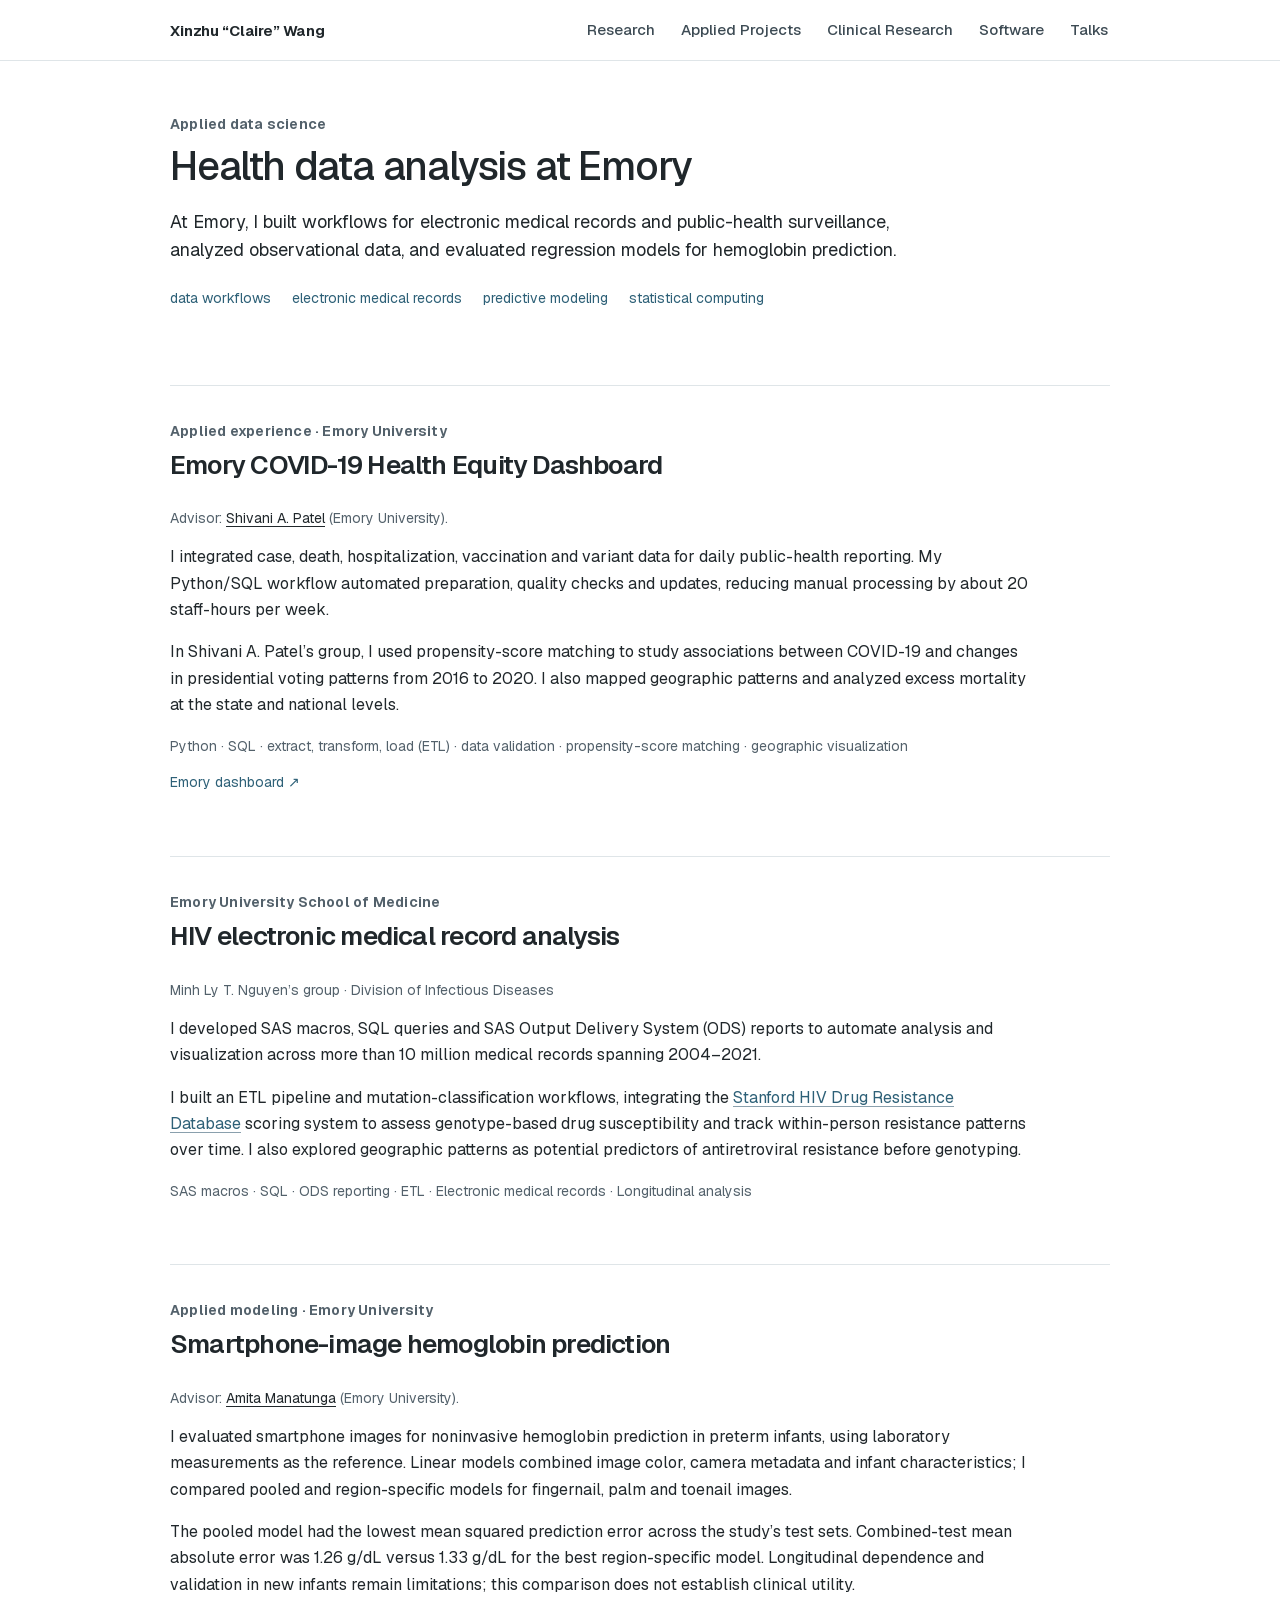
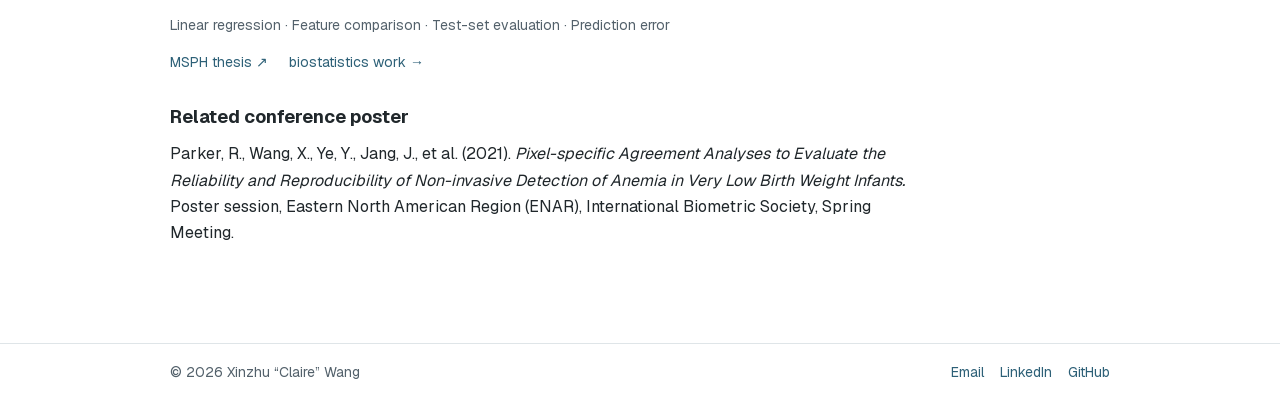
<file: product/index.html>
<!DOCTYPE html><!-- Generated from claire-wang-portfolio. --><html lang="en"><head><meta charSet="utf-8"/><meta name="viewport" content="width=device-width, initial-scale=1"/><link rel="stylesheet" href="/_next/static/css/index.boQZVxHC.css" data-rsc-css-href="/_next/static/css/index.boQZVxHC.css" data-precedence="vite-rsc/importer-resources"/><link rel="modulepreload" fetchPriority="low" href="/_next/static/chunks/index-C1pdNnXp.js"/><script src="/_next/static/chunks/rolldown-runtime-C60lm6uB.js" type="module" async=""></script><script src="/_next/static/chunks/framework-BgSIrAUN.js" type="module" async=""></script><link rel="modulepreload" href="/_next/static/chunks/layout-segment-context-Bm828DXD.js" crossorigin=""/><title>Applied Data Science Projects | Xinzhu Claire Wang</title><meta name="description" content="Emory applied research: SAS/SQL analysis of over 10 million medical records, Python/SQL dashboard automation, public-health analysis, and smartphone-image hemoglobin modeling."/><meta name="keywords" content="statistical learning,computational statistics,uncertainty quantification,stochastic optimization,high-dimensional inference,data science"/><meta name="author" content="Xinzhu Claire Wang"/><link rel="author" href="https://clairexinzhuwang.github.io/"/><meta name="robots" content="index, follow"/><meta name="googlebot" content="index, follow"/><meta property="og:title" content="Applied Data Science Projects | Xinzhu Claire Wang"/><meta property="og:description" content="Emory applied research: SAS/SQL analysis of over 10 million medical records, Python/SQL dashboard automation, public-health analysis, and smartphone-image hemoglobin modeling."/><meta name="twitter:card" content="summary"/><meta name="twitter:title" content="Applied Data Science Projects | Xinzhu Claire Wang"/><meta name="twitter:description" content="Emory applied research: SAS/SQL analysis of over 10 million medical records, Python/SQL dashboard automation, public-health analysis, and smartphone-image hemoglobin modeling."/><link rel="canonical" href="https://clairexinzhuwang.github.io/product/"/><script>Object.assign(((self[Symbol.for("vinext.navigationRuntime")]??={bootstrap:{routeManifest:null},functions:{}}).bootstrap.rsc??={rsc:[]}),{params:{},nav:{"pathname":"/product","searchParams":[]}})</script><link rel="modulepreload" href="/_next/static/chunks/index-C1pdNnXp.js" />
<link rel="preload" href="/_next/static/_vinext_fonts/geist-8ac0455e797f/geist-98bbbccb.woff2" as="font" type="font/woff2" crossorigin />
<link rel="preload" href="/_next/static/_vinext_fonts/geist-mono-00e989178794/geist-mono-013b2f2f.woff2" as="font" type="font/woff2" crossorigin />
<style data-vinext-fonts>/* cyrillic-ext */
@font-face {
  font-family: 'Geist';
  font-style: normal;
  font-weight: 100 900;
  font-display: swap;
  src: url(/_next/static/_vinext_fonts/geist-8ac0455e797f/geist-ff2310f5.woff2) format('woff2');
  unicode-range: U+0460-052F, U+1C80-1C8A, U+20B4, U+2DE0-2DFF, U+A640-A69F, U+FE2E-FE2F;
}
/* cyrillic */
@font-face {
  font-family: 'Geist';
  font-style: normal;
  font-weight: 100 900;
  font-display: swap;
  src: url(/_next/static/_vinext_fonts/geist-8ac0455e797f/geist-875ccdd4.woff2) format('woff2');
  unicode-range: U+0301, U+0400-045F, U+0490-0491, U+04B0-04B1, U+2116;
}
/* vietnamese */
@font-face {
  font-family: 'Geist';
  font-style: normal;
  font-weight: 100 900;
  font-display: swap;
  src: url(/_next/static/_vinext_fonts/geist-8ac0455e797f/geist-52306abf.woff2) format('woff2');
  unicode-range: U+0102-0103, U+0110-0111, U+0128-0129, U+0168-0169, U+01A0-01A1, U+01AF-01B0, U+0300-0301, U+0303-0304, U+0308-0309, U+0323, U+0329, U+1EA0-1EF9, U+20AB;
}
/* latin-ext */
@font-face {
  font-family: 'Geist';
  font-style: normal;
  font-weight: 100 900;
  font-display: swap;
  src: url(/_next/static/_vinext_fonts/geist-8ac0455e797f/geist-001175b1.woff2) format('woff2');
  unicode-range: U+0100-02BA, U+02BD-02C5, U+02C7-02CC, U+02CE-02D7, U+02DD-02FF, U+0304, U+0308, U+0329, U+1D00-1DBF, U+1E00-1E9F, U+1EF2-1EFF, U+2020, U+20A0-20AB, U+20AD-20C0, U+2113, U+2C60-2C7F, U+A720-A7FF;
}
/* latin */
@font-face {
  font-family: 'Geist';
  font-style: normal;
  font-weight: 100 900;
  font-display: swap;
  src: url(/_next/static/_vinext_fonts/geist-8ac0455e797f/geist-98bbbccb.woff2) format('woff2');
  unicode-range: U+0000-00FF, U+0131, U+0152-0153, U+02BB-02BC, U+02C6, U+02DA, U+02DC, U+0304, U+0308, U+0329, U+2000-206F, U+20AC, U+2122, U+2191, U+2193, U+2212, U+2215, U+FEFF, U+FFFD;
}

@font-face {
  font-family: 'Geist Fallback';
  src: local("Arial");
  ascent-override: 95.94%;
  descent-override: 28.16%;
  line-gap-override: 0.00%;
  size-adjust: 104.76%;
}

.__font_geist_19ysh9d { font-family: 'Geist', 'Geist Fallback'; font-style: normal; }

.__variable_geist_19ysh9d { --font-geist-sans: 'Geist', 'Geist Fallback'; }

/* cyrillic-ext */
@font-face {
  font-family: 'Geist Mono';
  font-style: normal;
  font-weight: 100 900;
  font-display: swap;
  src: url(/_next/static/_vinext_fonts/geist-mono-00e989178794/geist-mono-f6b33328.woff2) format('woff2');
  unicode-range: U+0460-052F, U+1C80-1C8A, U+20B4, U+2DE0-2DFF, U+A640-A69F, U+FE2E-FE2F;
}
/* cyrillic */
@font-face {
  font-family: 'Geist Mono';
  font-style: normal;
  font-weight: 100 900;
  font-display: swap;
  src: url(/_next/static/_vinext_fonts/geist-mono-00e989178794/geist-mono-44e03052.woff2) format('woff2');
  unicode-range: U+0301, U+0400-045F, U+0490-0491, U+04B0-04B1, U+2116;
}
/* symbols2 */
@font-face {
  font-family: 'Geist Mono';
  font-style: normal;
  font-weight: 100 900;
  font-display: swap;
  src: url(/_next/static/_vinext_fonts/geist-mono-00e989178794/geist-mono-0638449e.woff2) format('woff2');
  unicode-range: U+2000-2001, U+2004-2008, U+200A, U+23B8-23BD, U+2500-259F;
}
/* vietnamese */
@font-face {
  font-family: 'Geist Mono';
  font-style: normal;
  font-weight: 100 900;
  font-display: swap;
  src: url(/_next/static/_vinext_fonts/geist-mono-00e989178794/geist-mono-971fb274.woff2) format('woff2');
  unicode-range: U+0102-0103, U+0110-0111, U+0128-0129, U+0168-0169, U+01A0-01A1, U+01AF-01B0, U+0300-0301, U+0303-0304, U+0308-0309, U+0323, U+0329, U+1EA0-1EF9, U+20AB;
}
/* latin-ext */
@font-face {
  font-family: 'Geist Mono';
  font-style: normal;
  font-weight: 100 900;
  font-display: swap;
  src: url(/_next/static/_vinext_fonts/geist-mono-00e989178794/geist-mono-44745446.woff2) format('woff2');
  unicode-range: U+0100-02BA, U+02BD-02C5, U+02C7-02CC, U+02CE-02D7, U+02DD-02FF, U+0304, U+0308, U+0329, U+1D00-1DBF, U+1E00-1E9F, U+1EF2-1EFF, U+2020, U+20A0-20AB, U+20AD-20C0, U+2113, U+2C60-2C7F, U+A720-A7FF;
}
/* latin */
@font-face {
  font-family: 'Geist Mono';
  font-style: normal;
  font-weight: 100 900;
  font-display: swap;
  src: url(/_next/static/_vinext_fonts/geist-mono-00e989178794/geist-mono-013b2f2f.woff2) format('woff2');
  unicode-range: U+0000-00FF, U+0131, U+0152-0153, U+02BB-02BC, U+02C6, U+02DA, U+02DC, U+0304, U+0308, U+0329, U+2000-206F, U+20AC, U+2122, U+2191, U+2193, U+2212, U+2215, U+FEFF, U+FFFD;
}

@font-face {
  font-family: 'Geist Mono Fallback';
  src: local("Arial");
  ascent-override: 74.67%;
  descent-override: 21.92%;
  line-gap-override: 0.00%;
  size-adjust: 134.59%;
}

.__font_geist_mono_1001rt9 { font-family: 'Geist Mono', 'Geist Mono Fallback'; font-style: normal; }

.__variable_geist_mono_1001rt9 { --font-geist-mono: 'Geist Mono', 'Geist Mono Fallback'; }
</style>
</head><body class="__variable_geist_19ysh9d __variable_geist_mono_1001rt9 antialiased"><header class="site-header"><div class="header-inner"><a class="site-name" href="/" aria-label="Xinzhu Claire Wang, home">Xinzhu “Claire” Wang</a><nav class="desktop-nav" aria-label="Primary navigation"><a href="/research">Research</a><a href="/product">Applied Projects</a><a href="/health">Clinical Research</a><a href="/code">Software</a><a href="/talks">Talks</a></nav><details class="mobile-menu"><summary>Menu</summary><nav aria-label="Mobile navigation"><a href="/research">Research</a><a href="/product">Applied Projects</a><a href="/health">Clinical Research</a><a href="/code">Software</a><a href="/talks">Talks</a></nav></details></div></header><main class="page"><header class="page-intro"><p class="eyebrow">Applied data science</p><h1>Health data analysis at Emory</h1><div class="page-deck"><p>At Emory, I built workflows for electronic medical records and public-health surveillance, analyzed observational data, and evaluated regression models for hemoglobin prediction.</p><div class="inline-links route-links"><a href="#data-workflows">data workflows</a><a href="#hiv-records">electronic medical records</a><a href="#modeling">predictive modeling</a><a href="/code">statistical computing</a></div></div></header><section class="section" id="data-workflows"><div class="section-heading"><div><p class="eyebrow">Applied experience · Emory University</p><h2>Emory COVID-19 Health Equity Dashboard</h2></div></div><p class="project-advisors" data-project-advisors="dashboard">Advisor: <span><a href="https://sph.emory.edu/profile/faculty/shivani-patel" target="_blank" rel="noreferrer">Shivani A. Patel</a> (<!-- -->Emory University<!-- -->)</span>.</p><p>I integrated case, death, hospitalization, vaccination and variant data for daily public-health reporting. My Python/SQL workflow automated preparation, quality checks and updates, reducing manual processing by about 20 staff-hours per week.</p><p>In Shivani A. Patel’s group, I used propensity-score matching to study associations between COVID-19 and changes in presidential voting patterns from 2016 to 2020. I also mapped geographic patterns and analyzed excess mortality at the state and national levels.</p><p class="methods">Python · SQL · extract, transform, load (ETL) · data validation · propensity-score matching · geographic visualization</p><div class="inline-links"><a href="https://covid19.emory.edu/" target="_blank" rel="noreferrer">Emory dashboard ↗</a></div></section><section class="section" id="hiv-records"><div class="section-heading"><div><p class="eyebrow">Emory University School of Medicine</p><h2>HIV electronic medical record analysis</h2></div></div><p class="project-advisors">Minh Ly T. Nguyen’s group · Division of Infectious Diseases</p><p>I developed SAS macros, SQL queries and SAS Output Delivery System (ODS) reports to automate analysis and visualization across more than 10 million medical records spanning 2004–2021.</p><p>I built an ETL pipeline and mutation-classification workflows, integrating the <a href="https://hivdb.stanford.edu/" target="_blank" rel="noreferrer">Stanford HIV Drug Resistance Database</a> scoring system to assess genotype-based drug susceptibility and track within-person resistance patterns over time. I also explored geographic patterns as potential predictors of antiretroviral resistance before genotyping.</p><p class="methods">SAS macros · SQL · ODS reporting · ETL · Electronic medical records · Longitudinal analysis</p></section><section class="section" id="modeling"><div class="section-heading"><div><p class="eyebrow">Applied modeling · Emory University</p><h2>Smartphone-image hemoglobin prediction</h2></div></div><p class="project-advisors" data-project-advisors="msph">Advisor: <span><a href="https://sph.emory.edu/profile/faculty/amita-manatunga" target="_blank" rel="noreferrer">Amita Manatunga</a> (<!-- -->Emory University<!-- -->)</span>.</p><p>I evaluated smartphone images for noninvasive hemoglobin prediction in preterm infants, using laboratory measurements as the reference. Linear models combined image color, camera metadata and infant characteristics; I compared pooled and region-specific models for fingernail, palm and toenail images.</p><p>The pooled model had the lowest mean squared prediction error across the study’s test sets. Combined-test mean absolute error was 1.26 g/dL versus 1.33 g/dL for the best region-specific model. Longitudinal dependence and validation in new infants remain limitations; this comparison does not establish clinical utility.</p><p class="methods">Linear regression · Feature comparison · Test-set evaluation · Prediction error</p><div class="inline-links"><a href="https://etd.library.emory.edu/downloads/t435gf42q?locale=en" target="_blank" rel="noreferrer">MSPH thesis ↗</a><a href="/health">biostatistics work →</a></div><div id="msph-poster" class="related-poster"><h3>Related conference poster</h3><p class="poster-citation">Parker, R., Wang, X., Ye, Y., Jang, J., et al.<!-- --> (<!-- -->2021<!-- -->). <cite>Pixel-specific Agreement Analyses to Evaluate the Reliability and Reproducibility of Non-invasive Detection of Anemia in Very Low Birth Weight Infants<!-- -->.</cite> Poster session, <!-- -->Eastern North American Region (ENAR), International Biometric Society, Spring Meeting<!-- -->.</p></div></section></main><footer><div class="footer-inner"><span>© 2026 Xinzhu “Claire” Wang</span><span class="footer-links"><a href="mailto:xinzhu_wang@urmc.rochester.edu">Email</a><a href="https://www.linkedin.com/in/xinzhu-w-961035158/" target="_blank" rel="noreferrer">LinkedIn</a><a href="https://github.com/clairexinzhuwang" target="_blank" rel="noreferrer">GitHub</a></span></div></footer><script type="module" src="/_next/static/chunks/index-C1pdNnXp.js" id="_R_" async=""></script><script>((self[Symbol.for("vinext.navigationRuntime")]??={bootstrap:{routeManifest:null},functions:{}}).bootstrap.rsc??={rsc:[]}).rsc.push("2:I[\"8c0f216c4604\",[],\"Children\",1]\n")</script><script>((self[Symbol.for("vinext.navigationRuntime")]??={bootstrap:{routeManifest:null},functions:{}}).bootstrap.rsc??={rsc:[]}).rsc.push("3:I[\"593f344dc510\",[],\"GlobalErrorBoundary\",1]\n")</script><script>((self[Symbol.for("vinext.navigationRuntime")]??={bootstrap:{routeManifest:null},functions:{}}).bootstrap.rsc??={rsc:[]}).rsc.push("4:I[\"0b874ad30386\",[],\"default\",1]\n")</script><script>((self[Symbol.for("vinext.navigationRuntime")]??={bootstrap:{routeManifest:null},functions:{}}).bootstrap.rsc??={rsc:[]}).rsc.push("5:I[\"593f344dc510\",[],\"ErrorBoundary\",1]\n")</script><script>((self[Symbol.for("vinext.navigationRuntime")]??={bootstrap:{routeManifest:null},functions:{}}).bootstrap.rsc??={rsc:[]}).rsc.push("6:I[\"15c18cfaeeff\",[],\"LayoutSegmentProvider\",1]\n")</script><script>((self[Symbol.for("vinext.navigationRuntime")]??={bootstrap:{routeManifest:null},functions:{}}).bootstrap.rsc??={rsc:[]}).rsc.push("7:I[\"8c0f216c4604\",[],\"Slot\",1]\n")</script><script>((self[Symbol.for("vinext.navigationRuntime")]??={bootstrap:{routeManifest:null},functions:{}}).bootstrap.rsc??={rsc:[]}).rsc.push("8:I[\"9276801271d6\",[],\"AppRouterScrollTarget\",1]\n")</script><script>((self[Symbol.for("vinext.navigationRuntime")]??={bootstrap:{routeManifest:null},functions:{}}).bootstrap.rsc??={rsc:[]}).rsc.push("9:I[\"593f344dc510\",[],\"RedirectBoundary\",1]\n")</script><script>((self[Symbol.for("vinext.navigationRuntime")]??={bootstrap:{routeManifest:null},functions:{}}).bootstrap.rsc??={rsc:[]}).rsc.push(":HL[\"/_next/static/css/index.boQZVxHC.css\",\"style\"     ]\n")</script><script>((self[Symbol.for("vinext.navigationRuntime")]??={bootstrap:{routeManifest:null},functions:{}}).bootstrap.rsc??={rsc:[]}).rsc.push("0:{\"__route\":\"route:/product\",\"__interceptionContext\":null,\"__layoutIds\":[\"layout:/\"],\"__rootLayout\":\"/\",\"__sourcePage\":\"/product/page\",\"page:/product\":\"$L1\",\"layout:/\":[[[[\"$\",\"link\",\"css:/_next/static/css/index.boQZVxHC.css\",{\"rel\":\"stylesheet\",\"precedence\":\"vite-rsc/importer-resources\",\"href\":\"/_next/static/css/index.boQZVxHC.css\",\"data-rsc-css-href\":\"/_next/static/css/index.boQZVxHC.css\"}],\"$undefined\"],[\"$\",\"html\",null,{\"lang\":\"en\",\"children\":[\"$\",\"body\",null,{\"className\":\"__variable_geist_19ysh9d __variable_geist_mono_1001rt9 antialiased\",\"children\":[[\"$\",\"header\",null,{\"className\":\"site-header\",\"children\":[\"$\",\"div\",null,{\"className\":\"header-inner\",\"children\":[[\"$\",\"a\",null,{\"className\":\"site-name\",\"href\":\"/\",\"aria-label\":\"Xinzhu Claire Wang, home\",\"children\":\"Xinzhu “Claire” Wang\"}],[\"$\",\"nav\",null,{\"className\":\"desktop-nav\",\"aria-label\":\"Primary navigation\",\"children\":[[\"$\",\"a\",\"/research\",{\"href\":\"/research\",\"children\":\"Research\"}],[\"$\",\"a\",\"/product\",{\"href\":\"/product\",\"children\":\"Applied Projects\"}],[\"$\",\"a\",\"/health\",{\"href\":\"/health\",\"children\":\"Clinical Research\"}],[\"$\",\"a\",\"/code\",{\"href\":\"/code\",\"children\":\"Software\"}],[\"$\",\"a\",\"/talks\",{\"href\":\"/talks\",\"children\":\"Talks\"}]]}],[\"$\",\"details\",null,{\"className\":\"mobile-menu\",\"children\":[[\"$\",\"summary\",null,{\"children\":\"Menu\"}],[\"$\",\"nav\",null,{\"aria-label\":\"Mobile navigation\",\"children\":[[\"$\",\"a\",\"/research\",{\"href\":\"/research\",\"children\":\"Research\"}],[\"$\",\"a\",\"/product\",{\"href\":\"/product\",\"children\":\"Applied Projects\"}],[\"$\",\"a\",\"/health\",{\"href\":\"/health\",\"children\":\"Clinical Research\"}],[\"$\",\"a\",\"/code\",{\"href\":\"/code\",\"children\":\"Software\"}],[\"$\",\"a\",\"/talks\",{\"href\":\"/talks\",\"children\":\"Talks\"}]]}]]}]]}]}],[\"$\",\"$L2\",null,{}],[\"$\",\"footer\",null,{\"children\":[\"$\",\"div\",null,{\"className\":\"footer-inner\",\"children\":[[\"$\",\"span\",null,{\"children\":\"© 2026 Xinzhu “Claire” Wang\"}],[\"$\",\"span\",null,{\"className\":\"footer-links\",\"children\":[[\"$\",\"a\",null,{\"href\":\"mailto:xinzhu_wang@urmc.rochester.edu\",\"children\":\"Email\"}],[\"$\",\"a\",null,{\"href\":\"https://www.linkedin.com/in/xinzhu-w-961035158/\",\"target\":\"_blank\",\"rel\":\"noreferrer\",\"children\":\"LinkedIn\"}],[\"$\",\"a\",null,{\"href\":\"https://github.com/clairexinzhuwang\",\"target\":\"_blank\",\"rel\":\"noreferrer\",\"children\":\"GitHub\"}]]}]]}]}]]}]}]],null],\"route:/product\":[[[\"$\",\"meta\",null,{\"charSet\":\"utf-8\"}],[[\"$\",\"title\",\"0\",{\"children\":\"Applied Data Science Projects | Xinzhu Claire Wang\"}],[\"$\",\"meta\",\"1\",{\"name\":\"description\",\"content\":\"Emory applied research: SAS/SQL analysis of over 10 million medical records, Python/SQL dashboard automation, public-health analysis, and smartphone-image hemoglobin modeling.\"}],[\"$\",\"meta\",\"2\",{\"name\":\"keywords\",\"content\":\"statistical learning,computational statistics,uncertainty quantification,stochastic optimization,high-dimensional inference,data science\"}],[\"$\",\"meta\",\"3\",{\"name\":\"author\",\"content\":\"Xinzhu Claire Wang\"}],[\"$\",\"link\",\"4\",{\"rel\":\"author\",\"href\":\"https://clairexinzhuwang.github.io/\"}],[\"$\",\"meta\",\"5\",{\"name\":\"robots\",\"content\":\"index, follow\"}],[\"$\",\"meta\",\"6\",{\"name\":\"googlebot\",\"content\":\"index, follow\"}],[\"$\",\"meta\",\"7\",{\"property\":\"og:title\",\"content\":\"Applied Data Science Projects | Xinzhu Claire Wang\"}],[\"$\",\"meta\",\"8\",{\"property\":\"og:description\",\"content\":\"Emory applied research: SAS/SQL analysis of over 10 million medical records, Python/SQL dashboard automation, public-health analysis, and smartphone-image hemoglobin modeling.\"}],[\"$\",\"meta\",\"9\",{\"name\":\"twitter:card\",\"content\":\"summary\"}],[\"$\",\"meta\",\"10\",{\"name\":\"twitter:title\",\"content\":\"Applied Data Science Projects | Xinzhu Claire Wang\"}],[\"$\",\"meta\",\"11\",{\"name\":\"twitter:description\",\"content\":\"Emory applied research: SAS/SQL analysis of over 10 million medical records, Python/SQL dashboard automation, public-health analysis, and smartphone-image hemoglobin modeling.\"}],[\"$\",\"link\",\"12\",{\"rel\":\"canonical\",\"href\":\"https://clairexinzhuwang.github.io/product/\"}]],[[\"$\",\"meta\",\"0\",{\"name\":\"viewport\",\"content\":\"width=device-width, initial-scale=1\"}]]],[\"$\",\"$L3\",null,{\"fallback\":\"$4\",\"children\":[\"$\",\"$L5\",null,{\"fallback\":\"$4\",\"children\":[\"$\",\"$L6\",null,{\"providerId\":\"layout:/\",\"segmentMap\":{\"children\":[\"product\"]},\"children\":[\"$\",\"$L7\",null,{\"id\":\"layout:/\",\"parallelSlots\":\"$undefined\",\"children\":[\"$\",\"$L8\",null,{\"children\":[\"$\",\"$L9\",null,{\"children\":[[\"$\",\"$L6\",null,{\"providerId\":\"page:/product\",\"segmentMap\":{\"children\":[\"__PAGE__\"]},\"children\":\"$La\"}],null]}]}]}]}]}]}],null,null],\"__layoutFlags\":{\"layout:/\":\"s\"},\"__artifactCompatibility\":{\"schemaVersion\":1,\"graphVersion\":\"app-route-graph:cfa285987364f6c8\",\"deploymentVersion\":\"bc26da1c-3116-41cf-809b-1a23f6607816\",\"appElementsSchemaVersion\":1,\"rscPayloadSchemaVersion\":1,\"rootBoundaryId\":\"/\",\"renderEpoch\":null},\"__renderObservation\":{\"schemaVersion\":1,\"output\":{\"kind\":\"app-rsc\",\"mountedSlotsFingerprint\":null,\"renderEpoch\":null,\"rootBoundaryId\":\"/\",\"routeId\":\"route:/product\"},\"completeness\":\"partial\",\"boundaryOutcome\":{\"kind\":\"unknown\"},\"requestApis\":[{\"kind\":\"connection\",\"status\":\"unknown\"},{\"kind\":\"cookies\",\"status\":\"unknown\"},{\"kind\":\"draftMode\",\"status\":\"unknown\"},{\"kind\":\"headers\",\"status\":\"unknown\"},{\"kind\":\"params\",\"status\":\"unknown\"},{\"kind\":\"searchParams\",\"status\":\"unknown\"}],\"dynamicFetches\":[],\"cacheTags\":[\"/product\",\"_N_T_/layout\",\"_N_T_/product\",\"_N_T_/product/layout\",\"_N_T_/product/page\"],\"pathTags\":[\"/product\"],\"cacheability\":\"unknown\",\"downgrade\":{\"target\":\"freshRender\",\"reasons\":[{\"code\":\"CP_DOWNGRADE_CACHEABILITY_UNKNOWN\",\"target\":\"freshRender\"},{\"code\":\"CP_DOWNGRADE_INCOMPLETE_OBSERVATION\",\"completeness\":\"partial\",\"target\":\"freshRender\"},{\"code\":\"CP_DOWNGRADE_UNKNOWN_REQUEST_API\",\"requestApi\":\"connection\",\"target\":\"freshRender\"},{\"code\":\"CP_DOWNGRADE_UNKNOWN_REQUEST_API\",\"requestApi\":\"cookies\",\"target\":\"freshRender\"},{\"code\":\"CP_DOWNGRADE_UNKNOWN_REQUEST_API\",\"requestApi\":\"draftMode\",\"target\":\"freshRender\"},{\"code\":\"CP_DOWNGRADE_UNKNOWN_REQUEST_API\",\"requestApi\":\"headers\",\"target\":\"freshRender\"},{\"code\":\"CP_DOWNGRADE_UNKNOWN_REQUEST_API\",\"requestApi\":\"params\",\"target\":\"freshRender\"},{\"code\":\"CP_DOWNGRADE_UNKNOWN_REQUEST_API\",\"requestApi\":\"searchParams\",\"target\":\"freshRender\"}],\"fallback\":{\"kind\":\"breakerFallback\",\"code\":\"CP_PRIVATE_DYNAMIC_DOWNGRADE\",\"mode\":\"renderFresh\",\"scope\":\"affectedOutput\",\"fields\":{\"reasonCodes\":[\"CP_DOWNGRADE_CACHEABILITY_UNKNOWN\",\"CP_DOWNGRADE_INCOMPLETE_OBSERVATION\",\"CP_DOWNGRADE_UNKNOWN_REQUEST_API\",\"CP_DOWNGRADE_UNKNOWN_REQUEST_API\",\"CP_DOWNGRADE_UNKNOWN_REQUEST_API\",\"CP_DOWNGRADE_UNKNOWN_REQUEST_API\",\"CP_DOWNGRADE_UNKNOWN_REQUEST_API\",\"CP_DOWNGRADE_UNKNOWN_REQUEST_API\"],\"target\":\"freshRender\"}},\"isPublicCacheCandidate\":false}}}\n")</script><script>((self[Symbol.for("vinext.navigationRuntime")]??={bootstrap:{routeManifest:null},functions:{}}).bootstrap.rsc??={rsc:[]}).rsc.push("a:[\"$\",\"$L7\",null,{\"id\":\"page:/product\"}]\n")</script><script>((self[Symbol.for("vinext.navigationRuntime")]??={bootstrap:{routeManifest:null},functions:{}}).bootstrap.rsc??={rsc:[]}).rsc.push("1:[\"$\",\"main\",null,{\"className\":\"page\",\"children\":[[\"$\",\"header\",null,{\"className\":\"page-intro\",\"children\":[[\"$\",\"p\",null,{\"className\":\"eyebrow\",\"children\":\"Applied data science\"}],[\"$\",\"h1\",null,{\"children\":\"Health data analysis at Emory\"}],[\"$\",\"div\",null,{\"className\":\"page-deck\",\"children\":[[\"$\",\"p\",null,{\"children\":\"At Emory, I built workflows for electronic medical records and public-health surveillance, analyzed observational data, and evaluated regression models for hemoglobin prediction.\"}],[\"$\",\"div\",null,{\"className\":\"inline-links route-links\",\"children\":[[\"$\",\"a\",null,{\"href\":\"#data-workflows\",\"children\":\"data workflows\"}],[\"$\",\"a\",null,{\"href\":\"#hiv-records\",\"children\":\"electronic medical records\"}],[\"$\",\"a\",null,{\"href\":\"#modeling\",\"children\":\"predictive modeling\"}],[\"$\",\"a\",null,{\"href\":\"/code\",\"children\":\"statistical computing\"}]]}]]}]]}],[\"$\",\"section\",null,{\"className\":\"section\",\"id\":\"data-workflows\",\"children\":[[\"$\",\"div\",null,{\"className\":\"section-heading\",\"children\":[[\"$\",\"div\",null,{\"children\":[[\"$\",\"p\",null,{\"className\":\"eyebrow\",\"children\":\"Applied experience · Emory University\"}],[\"$\",\"h2\",null,{\"children\":\"Emory COVID-19 Health Equity Dashboard\"}]]}],null]}],[\"$\",\"p\",null,{\"className\":\"project-advisors\",\"data-project-advisors\":\"dashboard\",\"children\":[\"Advisor: \",[[\"$\",\"span\",\"https://sph.emory.edu/profile/faculty/shivani-patel\",{\"children\":[\"\",[\"$\",\"a\",null,{\"href\":\"https://sph.emory.edu/profile/faculty/shivani-patel\",\"target\":\"_blank\",\"rel\":\"noreferrer\",\"children\":\"Shivani A. Patel\"}],\" (\",\"Emory University\",\")\"]}]],\".\"]}],[\"$\",\"p\",null,{\"children\":\"I integrated case, death, hospitalization, vaccination and variant data for daily public-health reporting. My Python/SQL workflow automated preparation, quality checks and updates, reducing manual processing by about 20 staff-hours per week.\"}],[\"$\",\"p\",null,{\"children\":\"In Shivani A. Patel’s group, I used propensity-score matching to study associations between COVID-19 and changes in presidential voting patterns from 2016 to 2020. I also mapped geographic patterns and analyzed excess mortality at the state and national levels.\"}],[\"$\",\"p\",null,{\"className\":\"methods\",\"children\":\"Python · SQL · extract, transform, load (ETL) · data validation · propensity-score matching · geographic visualization\"}],[\"$\",\"div\",null,{\"className\":\"inline-links\",\"children\":[\"$\",\"a\",null,{\"href\":\"https://covid19.emory.edu/\",\"target\":\"_blank\",\"rel\":\"noreferrer\",\"children\":\"Emory dashboard ↗\"}]}]]}],[\"$\",\"section\",null,{\"className\":\"section\",\"id\":\"hiv-records\",\"children\":[[\"$\",\"div\",null,{\"className\":\"section-heading\",\"children\":[[\"$\",\"div\",null,{\"children\":[[\"$\",\"p\",null,{\"className\":\"eyebrow\",\"children\":\"Emory University School of Medicine\"}],[\"$\",\"h2\",null,{\"children\":\"HIV electronic medical record analysis\"}]]}],null]}],[\"$\",\"p\",null,{\"className\":\"project-advisors\",\"children\":\"Minh Ly T. Nguyen’s group · Division of Infectious Diseases\"}],[\"$\",\"p\",null,{\"children\":\"I developed SAS macros, SQL queries and SAS Output Delivery System (ODS) reports to automate analysis and visualization across more than 10 million medical records spanning 2004–2021.\"}],[\"$\",\"p\",null,{\"children\":[\"I built an ETL pipeline and mutation-classification workflows, integrating the \",[\"$\",\"a\",null,{\"href\":\"https://hivdb.stanford.edu/\",\"target\":\"_blank\",\"rel\":\"noreferrer\",\"children\":\"Stanford HIV Drug Resistance Database\"}],\" scoring system to assess genotype-based drug susceptibility and track within-person resistance patterns over time. I also explored geographic patterns as potential predictors of antiretroviral resistance before genotyping.\"]}],[\"$\",\"p\",null,{\"className\":\"methods\",\"children\":\"SAS macros · SQL · ODS reporting · ETL · Electronic medical records · Longitudinal analysis\"}]]}],[\"$\",\"section\",null,{\"className\":\"section\",\"id\":\"modeling\",\"children\":[[\"$\",\"div\",null,{\"className\":\"section-heading\",\"children\":[[\"$\",\"div\",null,{\"children\":[[\"$\",\"p\",null,{\"className\":\"eyebrow\",\"children\":\"Applied modeling · Emory University\"}],[\"$\",\"h2\",null,{\"children\":\"Smartphone-image hemoglobin prediction\"}]]}],null]}],\"$Lb\",\"$Lc\",\"$Ld\",\"$Le\",\"$Lf\",\"$L10\"]}]]}]\n")</script><script>((self[Symbol.for("vinext.navigationRuntime")]??={bootstrap:{routeManifest:null},functions:{}}).bootstrap.rsc??={rsc:[]}).rsc.push("b:[\"$\",\"p\",null,{\"className\":\"project-advisors\",\"data-project-advisors\":\"msph\",\"children\":[\"Advisor: \",[[\"$\",\"span\",\"https://sph.emory.edu/profile/faculty/amita-manatunga\",{\"children\":[\"\",[\"$\",\"a\",null,{\"href\":\"https://sph.emory.edu/profile/faculty/amita-manatunga\",\"target\":\"_blank\",\"rel\":\"noreferrer\",\"children\":\"Amita Manatunga\"}],\" (\",\"Emory University\",\")\"]}]],\".\"]}]\n")</script><script>((self[Symbol.for("vinext.navigationRuntime")]??={bootstrap:{routeManifest:null},functions:{}}).bootstrap.rsc??={rsc:[]}).rsc.push("c:[\"$\",\"p\",null,{\"children\":\"I evaluated smartphone images for noninvasive hemoglobin prediction in preterm infants, using laboratory measurements as the reference. Linear models combined image color, camera metadata and infant characteristics; I compared pooled and region-specific models for fingernail, palm and toenail images.\"}]\n")</script><script>((self[Symbol.for("vinext.navigationRuntime")]??={bootstrap:{routeManifest:null},functions:{}}).bootstrap.rsc??={rsc:[]}).rsc.push("d:[\"$\",\"p\",null,{\"children\":\"The pooled model had the lowest mean squared prediction error across the study’s test sets. Combined-test mean absolute error was 1.26 g/dL versus 1.33 g/dL for the best region-specific model. Longitudinal dependence and validation in new infants remain limitations; this comparison does not establish clinical utility.\"}]\n")</script><script>((self[Symbol.for("vinext.navigationRuntime")]??={bootstrap:{routeManifest:null},functions:{}}).bootstrap.rsc??={rsc:[]}).rsc.push("e:[\"$\",\"p\",null,{\"className\":\"methods\",\"children\":\"Linear regression · Feature comparison · Test-set evaluation · Prediction error\"}]\n")</script><script>((self[Symbol.for("vinext.navigationRuntime")]??={bootstrap:{routeManifest:null},functions:{}}).bootstrap.rsc??={rsc:[]}).rsc.push("f:[\"$\",\"div\",null,{\"className\":\"inline-links\",\"children\":[[\"$\",\"a\",null,{\"href\":\"https://etd.library.emory.edu/downloads/t435gf42q?locale=en\",\"target\":\"_blank\",\"rel\":\"noreferrer\",\"children\":\"MSPH thesis ↗\"}],[\"$\",\"a\",null,{\"href\":\"/health\",\"children\":\"biostatistics work →\"}]]}]\n")</script><script>((self[Symbol.for("vinext.navigationRuntime")]??={bootstrap:{routeManifest:null},functions:{}}).bootstrap.rsc??={rsc:[]}).rsc.push("10:[\"$\",\"div\",null,{\"id\":\"msph-poster\",\"className\":\"related-poster\",\"children\":[[\"$\",\"h3\",null,{\"children\":\"Related conference poster\"}],[\"$\",\"p\",null,{\"className\":\"poster-citation\",\"children\":[\"Parker, R., Wang, X., Ye, Y., Jang, J., et al.\",\" (\",2021,\"). \",[\"$\",\"cite\",null,{\"children\":[\"Pixel-specific Agreement Analyses to Evaluate the Reliability and Reproducibility of Non-invasive Detection of Anemia in Very Low Birth Weight Infants\",\".\"]}],\" Poster session, \",\"Eastern North American Region (ENAR), International Biometric Society, Spring Meeting\",\".\"]}]]}]\n")</script><script>Object.assign(((self[Symbol.for("vinext.navigationRuntime")]??={bootstrap:{routeManifest:null},functions:{}}).bootstrap.rsc??={rsc:[]}),{"initialCacheKind":"static"});((self[Symbol.for("vinext.navigationRuntime")]??={bootstrap:{routeManifest:null},functions:{}}).bootstrap.rsc??={rsc:[]}).done=true</script></body></html>
</file>
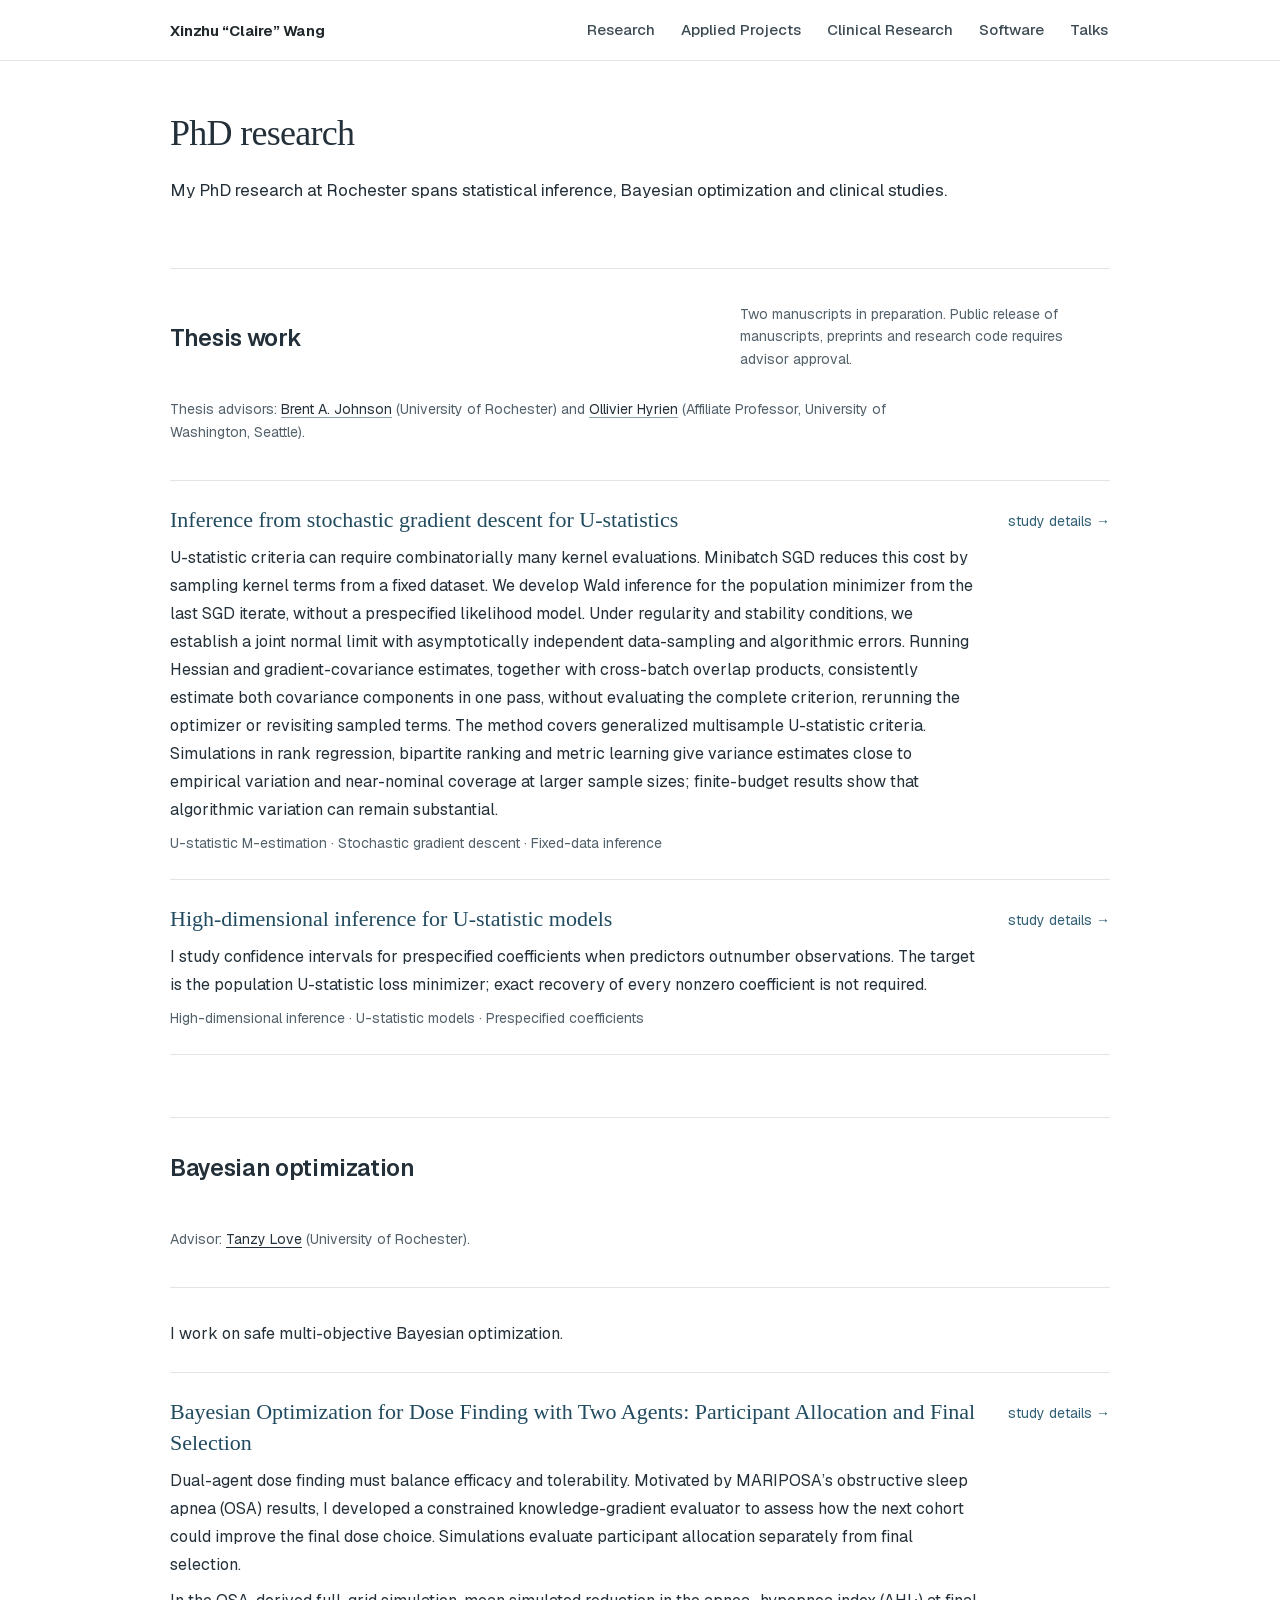
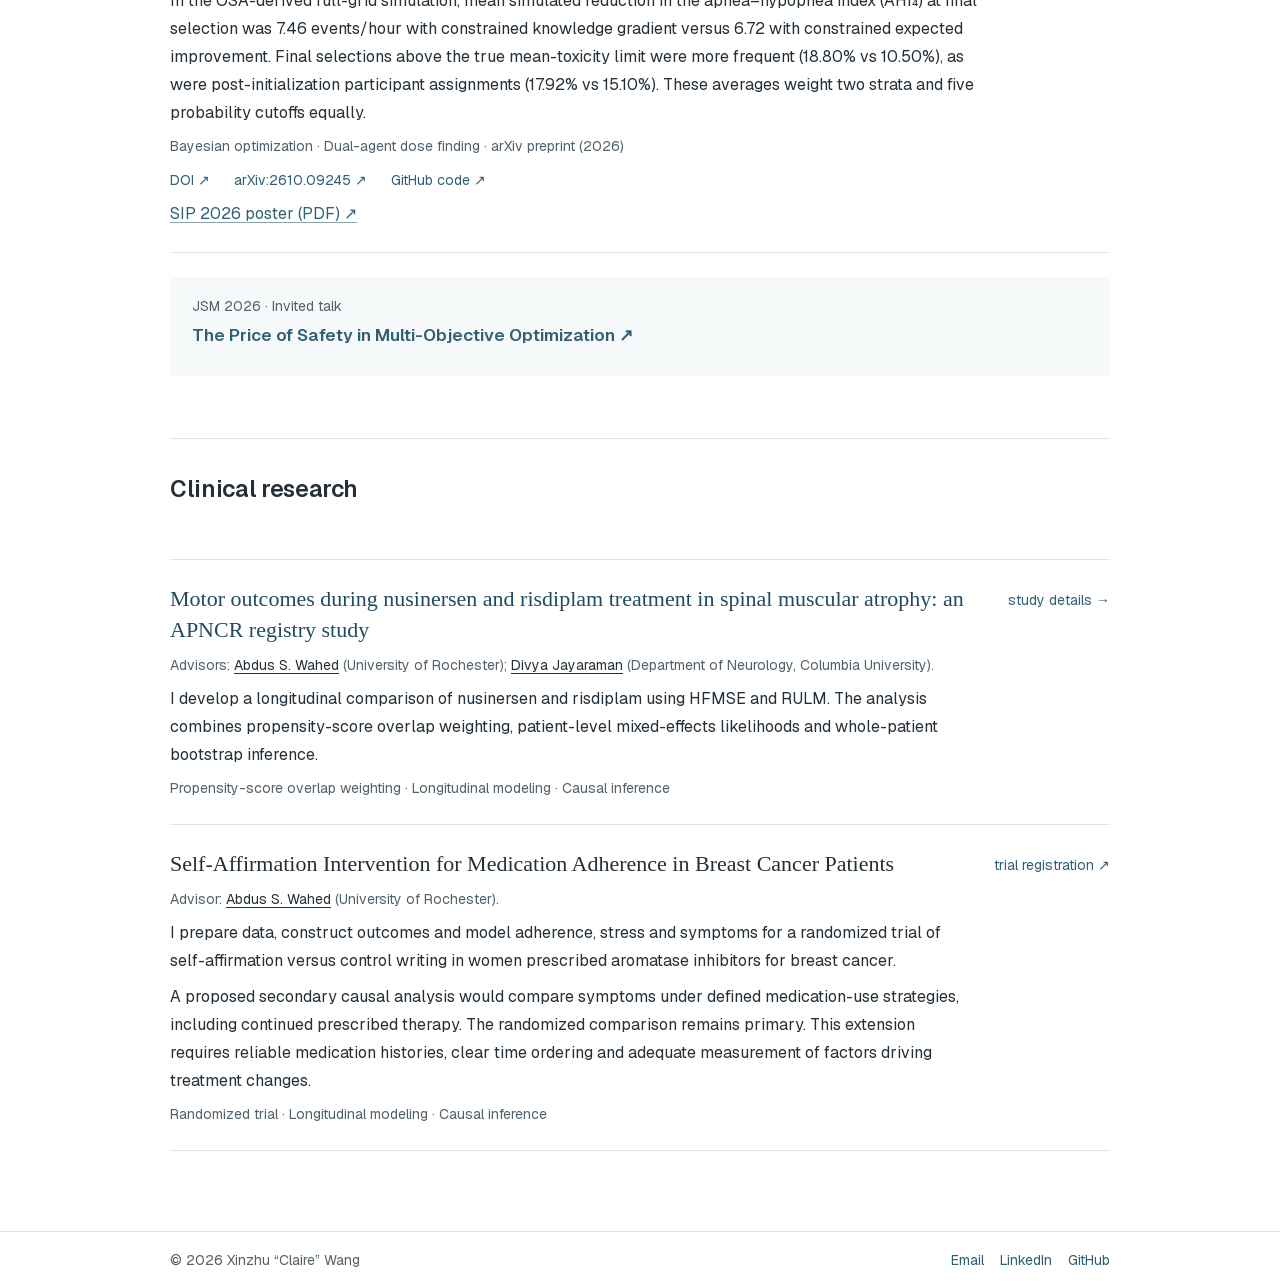
<file: research/index.html>
<!DOCTYPE html><!-- Generated from claire-wang-portfolio. --><html lang="en"><head><meta charSet="utf-8"/><meta name="viewport" content="width=device-width, initial-scale=1"/><link rel="stylesheet" href="/_next/static/css/index.boQZVxHC.css" data-rsc-css-href="/_next/static/css/index.boQZVxHC.css" data-precedence="vite-rsc/importer-resources"/><link rel="modulepreload" fetchPriority="low" href="/_next/static/chunks/index-C1pdNnXp.js"/><script src="/_next/static/chunks/rolldown-runtime-C60lm6uB.js" type="module" async=""></script><script src="/_next/static/chunks/framework-BgSIrAUN.js" type="module" async=""></script><link rel="modulepreload" href="/_next/static/chunks/layout-segment-context-Bm828DXD.js" crossorigin=""/><title>Research | Xinzhu Claire Wang</title><meta name="description" content="PhD research at the University of Rochester in statistical inference, Bayesian optimization, and clinical research."/><meta name="keywords" content="statistical learning,computational statistics,uncertainty quantification,stochastic optimization,high-dimensional inference,data science"/><meta name="author" content="Xinzhu Claire Wang"/><link rel="author" href="https://clairexinzhuwang.github.io/"/><meta name="robots" content="index, follow"/><meta name="googlebot" content="index, follow"/><meta property="og:title" content="Research | Xinzhu Claire Wang"/><meta property="og:description" content="PhD research at the University of Rochester in statistical inference, Bayesian optimization, and clinical research."/><meta name="twitter:card" content="summary"/><meta name="twitter:title" content="Research | Xinzhu Claire Wang"/><meta name="twitter:description" content="PhD research at the University of Rochester in statistical inference, Bayesian optimization, and clinical research."/><link rel="canonical" href="https://clairexinzhuwang.github.io/research/"/><script>Object.assign(((self[Symbol.for("vinext.navigationRuntime")]??={bootstrap:{routeManifest:null},functions:{}}).bootstrap.rsc??={rsc:[]}),{params:{},nav:{"pathname":"/research","searchParams":[]}})</script><link rel="modulepreload" href="/_next/static/chunks/index-C1pdNnXp.js" />
<link rel="preload" href="/_next/static/_vinext_fonts/geist-8ac0455e797f/geist-98bbbccb.woff2" as="font" type="font/woff2" crossorigin />
<link rel="preload" href="/_next/static/_vinext_fonts/geist-mono-00e989178794/geist-mono-013b2f2f.woff2" as="font" type="font/woff2" crossorigin />
<style data-vinext-fonts>/* cyrillic-ext */
@font-face {
  font-family: 'Geist';
  font-style: normal;
  font-weight: 100 900;
  font-display: swap;
  src: url(/_next/static/_vinext_fonts/geist-8ac0455e797f/geist-ff2310f5.woff2) format('woff2');
  unicode-range: U+0460-052F, U+1C80-1C8A, U+20B4, U+2DE0-2DFF, U+A640-A69F, U+FE2E-FE2F;
}
/* cyrillic */
@font-face {
  font-family: 'Geist';
  font-style: normal;
  font-weight: 100 900;
  font-display: swap;
  src: url(/_next/static/_vinext_fonts/geist-8ac0455e797f/geist-875ccdd4.woff2) format('woff2');
  unicode-range: U+0301, U+0400-045F, U+0490-0491, U+04B0-04B1, U+2116;
}
/* vietnamese */
@font-face {
  font-family: 'Geist';
  font-style: normal;
  font-weight: 100 900;
  font-display: swap;
  src: url(/_next/static/_vinext_fonts/geist-8ac0455e797f/geist-52306abf.woff2) format('woff2');
  unicode-range: U+0102-0103, U+0110-0111, U+0128-0129, U+0168-0169, U+01A0-01A1, U+01AF-01B0, U+0300-0301, U+0303-0304, U+0308-0309, U+0323, U+0329, U+1EA0-1EF9, U+20AB;
}
/* latin-ext */
@font-face {
  font-family: 'Geist';
  font-style: normal;
  font-weight: 100 900;
  font-display: swap;
  src: url(/_next/static/_vinext_fonts/geist-8ac0455e797f/geist-001175b1.woff2) format('woff2');
  unicode-range: U+0100-02BA, U+02BD-02C5, U+02C7-02CC, U+02CE-02D7, U+02DD-02FF, U+0304, U+0308, U+0329, U+1D00-1DBF, U+1E00-1E9F, U+1EF2-1EFF, U+2020, U+20A0-20AB, U+20AD-20C0, U+2113, U+2C60-2C7F, U+A720-A7FF;
}
/* latin */
@font-face {
  font-family: 'Geist';
  font-style: normal;
  font-weight: 100 900;
  font-display: swap;
  src: url(/_next/static/_vinext_fonts/geist-8ac0455e797f/geist-98bbbccb.woff2) format('woff2');
  unicode-range: U+0000-00FF, U+0131, U+0152-0153, U+02BB-02BC, U+02C6, U+02DA, U+02DC, U+0304, U+0308, U+0329, U+2000-206F, U+20AC, U+2122, U+2191, U+2193, U+2212, U+2215, U+FEFF, U+FFFD;
}

@font-face {
  font-family: 'Geist Fallback';
  src: local("Arial");
  ascent-override: 95.94%;
  descent-override: 28.16%;
  line-gap-override: 0.00%;
  size-adjust: 104.76%;
}

.__font_geist_19ysh9d { font-family: 'Geist', 'Geist Fallback'; font-style: normal; }

.__variable_geist_19ysh9d { --font-geist-sans: 'Geist', 'Geist Fallback'; }

/* cyrillic-ext */
@font-face {
  font-family: 'Geist Mono';
  font-style: normal;
  font-weight: 100 900;
  font-display: swap;
  src: url(/_next/static/_vinext_fonts/geist-mono-00e989178794/geist-mono-f6b33328.woff2) format('woff2');
  unicode-range: U+0460-052F, U+1C80-1C8A, U+20B4, U+2DE0-2DFF, U+A640-A69F, U+FE2E-FE2F;
}
/* cyrillic */
@font-face {
  font-family: 'Geist Mono';
  font-style: normal;
  font-weight: 100 900;
  font-display: swap;
  src: url(/_next/static/_vinext_fonts/geist-mono-00e989178794/geist-mono-44e03052.woff2) format('woff2');
  unicode-range: U+0301, U+0400-045F, U+0490-0491, U+04B0-04B1, U+2116;
}
/* symbols2 */
@font-face {
  font-family: 'Geist Mono';
  font-style: normal;
  font-weight: 100 900;
  font-display: swap;
  src: url(/_next/static/_vinext_fonts/geist-mono-00e989178794/geist-mono-0638449e.woff2) format('woff2');
  unicode-range: U+2000-2001, U+2004-2008, U+200A, U+23B8-23BD, U+2500-259F;
}
/* vietnamese */
@font-face {
  font-family: 'Geist Mono';
  font-style: normal;
  font-weight: 100 900;
  font-display: swap;
  src: url(/_next/static/_vinext_fonts/geist-mono-00e989178794/geist-mono-971fb274.woff2) format('woff2');
  unicode-range: U+0102-0103, U+0110-0111, U+0128-0129, U+0168-0169, U+01A0-01A1, U+01AF-01B0, U+0300-0301, U+0303-0304, U+0308-0309, U+0323, U+0329, U+1EA0-1EF9, U+20AB;
}
/* latin-ext */
@font-face {
  font-family: 'Geist Mono';
  font-style: normal;
  font-weight: 100 900;
  font-display: swap;
  src: url(/_next/static/_vinext_fonts/geist-mono-00e989178794/geist-mono-44745446.woff2) format('woff2');
  unicode-range: U+0100-02BA, U+02BD-02C5, U+02C7-02CC, U+02CE-02D7, U+02DD-02FF, U+0304, U+0308, U+0329, U+1D00-1DBF, U+1E00-1E9F, U+1EF2-1EFF, U+2020, U+20A0-20AB, U+20AD-20C0, U+2113, U+2C60-2C7F, U+A720-A7FF;
}
/* latin */
@font-face {
  font-family: 'Geist Mono';
  font-style: normal;
  font-weight: 100 900;
  font-display: swap;
  src: url(/_next/static/_vinext_fonts/geist-mono-00e989178794/geist-mono-013b2f2f.woff2) format('woff2');
  unicode-range: U+0000-00FF, U+0131, U+0152-0153, U+02BB-02BC, U+02C6, U+02DA, U+02DC, U+0304, U+0308, U+0329, U+2000-206F, U+20AC, U+2122, U+2191, U+2193, U+2212, U+2215, U+FEFF, U+FFFD;
}

@font-face {
  font-family: 'Geist Mono Fallback';
  src: local("Arial");
  ascent-override: 74.67%;
  descent-override: 21.92%;
  line-gap-override: 0.00%;
  size-adjust: 134.59%;
}

.__font_geist_mono_1001rt9 { font-family: 'Geist Mono', 'Geist Mono Fallback'; font-style: normal; }

.__variable_geist_mono_1001rt9 { --font-geist-mono: 'Geist Mono', 'Geist Mono Fallback'; }
</style>
</head><body class="__variable_geist_19ysh9d __variable_geist_mono_1001rt9 antialiased"><header class="site-header"><div class="header-inner"><a class="site-name" href="/" aria-label="Xinzhu Claire Wang, home">Xinzhu “Claire” Wang</a><nav class="desktop-nav" aria-label="Primary navigation"><a href="/research">Research</a><a href="/product">Applied Projects</a><a href="/health">Clinical Research</a><a href="/code">Software</a><a href="/talks">Talks</a></nav><details class="mobile-menu"><summary>Menu</summary><nav aria-label="Mobile navigation"><a href="/research">Research</a><a href="/product">Applied Projects</a><a href="/health">Clinical Research</a><a href="/code">Software</a><a href="/talks">Talks</a></nav></details></div></header><main class="page research-index research-page"><header class="page-intro"><h1>PhD research</h1><div class="page-deck"><p>My PhD research at Rochester spans statistical inference, Bayesian optimization and clinical studies.</p></div></header><section class="section" id="thesis-work"><div class="section-heading"><div><h2>Thesis work</h2></div><div class="section-note"><p>Two manuscripts in preparation. Public release of manuscripts, preprints and research code requires advisor approval.</p></div></div><p class="thesis-advisors">Thesis advisors: <a href="https://www.urmc.rochester.edu/biostat/people/faculty/johnson" target="_blank" rel="noreferrer">Brent A. Johnson</a> (University of Rochester)<!-- --> and <a href="https://www.biostat.washington.edu/people/ollivier-hyrien" target="_blank" rel="noreferrer">Ollivier Hyrien</a> (Affiliate Professor, University of Washington, Seattle).</p><div class="route-grid"><article class="route-row"><div><h3><a href="/research/computation-aware-inference">Inference from stochastic gradient descent for U-statistics</a></h3><p data-research-summary="low-dimensional">U-statistic criteria can require combinatorially many kernel evaluations. Minibatch SGD reduces this cost by sampling kernel terms from a fixed dataset. We develop Wald inference for the population minimizer from the last SGD iterate, without a prespecified likelihood model. Under regularity and stability conditions, we establish a joint normal limit with asymptotically independent data-sampling and algorithmic errors. Running Hessian and gradient-covariance estimates, together with cross-batch overlap products, consistently estimate both covariance components in one pass, without evaluating the complete criterion, rerunning the optimizer or revisiting sampled terms. The method covers generalized multisample U-statistic criteria. Simulations in rank regression, bipartite ranking and metric learning give variance estimates close to empirical variation and near-nominal coverage at larger sample sizes; finite-budget results show that algorithmic variation can remain substantial.</p><p class="methods">U-statistic M-estimation · Stochastic gradient descent · Fixed-data inference</p></div><a href="/research/computation-aware-inference">study details →</a></article><article class="route-row"><div><h3><a href="/research/high-dimensional-inference">High-dimensional inference for U-statistic models</a></h3><p data-research-summary="high-dimensional">I study confidence intervals for prespecified coefficients when predictors outnumber observations. The target is the population U-statistic loss minimizer; exact recovery of every nonzero coefficient is not required.</p><p class="methods">High-dimensional inference · U-statistic models · Prespecified coefficients</p></div><a href="/research/high-dimensional-inference">study details →</a></article></div></section><section class="section" id="bayesian-optimization"><div class="section-heading"><div><h2>Bayesian optimization</h2></div></div><p class="project-advisors" data-project-advisors="bo">Advisor: <span><a href="https://www.urmc.rochester.edu/biostat/people/faculty/love" target="_blank" rel="noreferrer">Tanzy Love</a> (<!-- -->University of Rochester<!-- -->)</span>.</p><div class="route-grid"><article class="route-row"><div><p>I work on safe multi-objective Bayesian optimization.</p></div></article><article class="route-row"><div><h3><a href="/research/bayesian-dose-finding">Bayesian Optimization for Dose Finding with Two Agents: Participant Allocation and Final Selection</a></h3><p>Dual-agent dose finding must balance efficacy and tolerability. Motivated by MARIPOSA’s obstructive sleep apnea (OSA) results, I developed a constrained knowledge-gradient evaluator to assess how the next cohort could improve the final dose choice. Simulations evaluate participant allocation separately from final selection.</p><p>In the OSA-derived full-grid simulation, mean simulated reduction in the apnea–hypopnea index (AHI₄) at final selection was 7.46 events/hour with constrained knowledge gradient versus 6.72 with constrained expected improvement. Final selections above the true mean-toxicity limit were more frequent (18.80% vs 10.50%), as were post-initialization participant assignments (17.92% vs 15.10%). These averages weight two strata and five probability cutoffs equally.</p><p class="methods">Bayesian optimization · Dual-agent dose finding · arXiv preprint (2026)</p><div class="inline-links publication-links" aria-label="Dose-finding preprint links"><a href="https://doi.org/10.48550/arXiv.2610.09245" target="_blank" rel="noreferrer">DOI ↗</a><a href="https://arxiv.org/abs/2610.09245" target="_blank" rel="noreferrer">arXiv:<!-- -->2610.09245<!-- --> ↗</a><a href="https://github.com/clairexinzhuwang/dose-combination-bo" target="_blank" rel="noreferrer">GitHub code ↗</a></div><p><a href="/research/SIP2026_Wang_Love.pdf" target="_blank" rel="noreferrer">SIP 2026 poster (PDF) ↗</a></p></div><a href="/research/bayesian-dose-finding">study details →</a></article></div><article class="bo-jsm-talk" id="jsm-bo-talk"><span id="price-of-safety" aria-hidden="true"></span><p class="methods">JSM 2026 · Invited talk</p><h3><a href="https://ww2.amstat.org/meetings/jsm/2026/onlineprogram/abstract.cfm?sid=5838&amp;tid=5840" target="_blank" rel="noreferrer">The Price of Safety in Multi-Objective Optimization ↗</a></h3></article></section><section class="section" id="clinical-research"><span id="real-world-evidence" aria-hidden="true"></span><div class="section-heading"><div><h2>Clinical research</h2></div></div><div class="route-grid"><article class="route-row"><div><h3><a href="/research/sma-treatment-comparisons">Motor outcomes during nusinersen and risdiplam treatment in spinal muscular atrophy: an APNCR registry study</a></h3><p class="project-advisors" data-project-advisors="sma">Advisors: <span><a href="https://www.urmc.rochester.edu/biostat/people/faculty/abdus-wahed-phd" target="_blank" rel="noreferrer">Abdus S. Wahed</a> (<!-- -->University of Rochester<!-- -->)</span><span>; <a href="https://www.neurology.columbia.edu/profile/divya-jayaraman-md" target="_blank" rel="noreferrer">Divya Jayaraman</a> (<!-- -->Department of Neurology, Columbia University<!-- -->)</span>.</p><p>I develop a longitudinal comparison of nusinersen and risdiplam using HFMSE and RULM. The analysis combines propensity-score overlap weighting, patient-level mixed-effects likelihoods and whole-patient bootstrap inference.</p><p class="methods">Propensity-score overlap weighting · Longitudinal modeling · Causal inference</p></div><a href="/research/sma-treatment-comparisons">study details →</a></article><article class="route-row" id="breast-cancer-trial"><div><h3>Self-Affirmation Intervention for Medication Adherence in Breast Cancer Patients</h3><p class="project-advisors" data-project-advisors="bct">Advisor: <span><a href="https://www.urmc.rochester.edu/biostat/people/faculty/abdus-wahed-phd" target="_blank" rel="noreferrer">Abdus S. Wahed</a> (<!-- -->University of Rochester<!-- -->)</span>.</p><p>I prepare data, construct outcomes and model adherence, stress and symptoms for a randomized trial of self-affirmation versus control writing in women prescribed aromatase inhibitors for breast cancer.</p><p>A proposed secondary causal analysis would compare symptoms under defined medication-use strategies, including continued prescribed therapy. The randomized comparison remains primary. This extension requires reliable medication histories, clear time ordering and adequate measurement of factors driving treatment changes.</p><p class="methods">Randomized trial · Longitudinal modeling · Causal inference</p></div><a href="https://clinicaltrials.gov/study/NCT04651452" target="_blank" rel="noreferrer">trial registration ↗</a></article></div></section></main><footer><div class="footer-inner"><span>© 2026 Xinzhu “Claire” Wang</span><span class="footer-links"><a href="mailto:xinzhu_wang@urmc.rochester.edu">Email</a><a href="https://www.linkedin.com/in/xinzhu-w-961035158/" target="_blank" rel="noreferrer">LinkedIn</a><a href="https://github.com/clairexinzhuwang" target="_blank" rel="noreferrer">GitHub</a></span></div></footer><script type="module" src="/_next/static/chunks/index-C1pdNnXp.js" id="_R_" async=""></script><script>((self[Symbol.for("vinext.navigationRuntime")]??={bootstrap:{routeManifest:null},functions:{}}).bootstrap.rsc??={rsc:[]}).rsc.push("2:I[\"8c0f216c4604\",[],\"Children\",1]\n")</script><script>((self[Symbol.for("vinext.navigationRuntime")]??={bootstrap:{routeManifest:null},functions:{}}).bootstrap.rsc??={rsc:[]}).rsc.push("3:I[\"593f344dc510\",[],\"GlobalErrorBoundary\",1]\n")</script><script>((self[Symbol.for("vinext.navigationRuntime")]??={bootstrap:{routeManifest:null},functions:{}}).bootstrap.rsc??={rsc:[]}).rsc.push("4:I[\"0b874ad30386\",[],\"default\",1]\n")</script><script>((self[Symbol.for("vinext.navigationRuntime")]??={bootstrap:{routeManifest:null},functions:{}}).bootstrap.rsc??={rsc:[]}).rsc.push("5:I[\"593f344dc510\",[],\"ErrorBoundary\",1]\n")</script><script>((self[Symbol.for("vinext.navigationRuntime")]??={bootstrap:{routeManifest:null},functions:{}}).bootstrap.rsc??={rsc:[]}).rsc.push("6:I[\"15c18cfaeeff\",[],\"LayoutSegmentProvider\",1]\n")</script><script>((self[Symbol.for("vinext.navigationRuntime")]??={bootstrap:{routeManifest:null},functions:{}}).bootstrap.rsc??={rsc:[]}).rsc.push("7:I[\"8c0f216c4604\",[],\"Slot\",1]\n")</script><script>((self[Symbol.for("vinext.navigationRuntime")]??={bootstrap:{routeManifest:null},functions:{}}).bootstrap.rsc??={rsc:[]}).rsc.push("8:I[\"9276801271d6\",[],\"AppRouterScrollTarget\",1]\n")</script><script>((self[Symbol.for("vinext.navigationRuntime")]??={bootstrap:{routeManifest:null},functions:{}}).bootstrap.rsc??={rsc:[]}).rsc.push("9:I[\"593f344dc510\",[],\"RedirectBoundary\",1]\n")</script><script>((self[Symbol.for("vinext.navigationRuntime")]??={bootstrap:{routeManifest:null},functions:{}}).bootstrap.rsc??={rsc:[]}).rsc.push(":HL[\"/_next/static/css/index.boQZVxHC.css\",\"style\"     ]\n")</script><script>((self[Symbol.for("vinext.navigationRuntime")]??={bootstrap:{routeManifest:null},functions:{}}).bootstrap.rsc??={rsc:[]}).rsc.push("0:{\"__route\":\"route:/research\",\"__interceptionContext\":null,\"__layoutIds\":[\"layout:/\"],\"__rootLayout\":\"/\",\"__sourcePage\":\"/research/page\",\"page:/research\":\"$L1\",\"layout:/\":[[[[\"$\",\"link\",\"css:/_next/static/css/index.boQZVxHC.css\",{\"rel\":\"stylesheet\",\"precedence\":\"vite-rsc/importer-resources\",\"href\":\"/_next/static/css/index.boQZVxHC.css\",\"data-rsc-css-href\":\"/_next/static/css/index.boQZVxHC.css\"}],\"$undefined\"],[\"$\",\"html\",null,{\"lang\":\"en\",\"children\":[\"$\",\"body\",null,{\"className\":\"__variable_geist_19ysh9d __variable_geist_mono_1001rt9 antialiased\",\"children\":[[\"$\",\"header\",null,{\"className\":\"site-header\",\"children\":[\"$\",\"div\",null,{\"className\":\"header-inner\",\"children\":[[\"$\",\"a\",null,{\"className\":\"site-name\",\"href\":\"/\",\"aria-label\":\"Xinzhu Claire Wang, home\",\"children\":\"Xinzhu “Claire” Wang\"}],[\"$\",\"nav\",null,{\"className\":\"desktop-nav\",\"aria-label\":\"Primary navigation\",\"children\":[[\"$\",\"a\",\"/research\",{\"href\":\"/research\",\"children\":\"Research\"}],[\"$\",\"a\",\"/product\",{\"href\":\"/product\",\"children\":\"Applied Projects\"}],[\"$\",\"a\",\"/health\",{\"href\":\"/health\",\"children\":\"Clinical Research\"}],[\"$\",\"a\",\"/code\",{\"href\":\"/code\",\"children\":\"Software\"}],[\"$\",\"a\",\"/talks\",{\"href\":\"/talks\",\"children\":\"Talks\"}]]}],[\"$\",\"details\",null,{\"className\":\"mobile-menu\",\"children\":[[\"$\",\"summary\",null,{\"children\":\"Menu\"}],[\"$\",\"nav\",null,{\"aria-label\":\"Mobile navigation\",\"children\":[[\"$\",\"a\",\"/research\",{\"href\":\"/research\",\"children\":\"Research\"}],[\"$\",\"a\",\"/product\",{\"href\":\"/product\",\"children\":\"Applied Projects\"}],[\"$\",\"a\",\"/health\",{\"href\":\"/health\",\"children\":\"Clinical Research\"}],[\"$\",\"a\",\"/code\",{\"href\":\"/code\",\"children\":\"Software\"}],[\"$\",\"a\",\"/talks\",{\"href\":\"/talks\",\"children\":\"Talks\"}]]}]]}]]}]}],[\"$\",\"$L2\",null,{}],[\"$\",\"footer\",null,{\"children\":[\"$\",\"div\",null,{\"className\":\"footer-inner\",\"children\":[[\"$\",\"span\",null,{\"children\":\"© 2026 Xinzhu “Claire” Wang\"}],[\"$\",\"span\",null,{\"className\":\"footer-links\",\"children\":[[\"$\",\"a\",null,{\"href\":\"mailto:xinzhu_wang@urmc.rochester.edu\",\"children\":\"Email\"}],[\"$\",\"a\",null,{\"href\":\"https://www.linkedin.com/in/xinzhu-w-961035158/\",\"target\":\"_blank\",\"rel\":\"noreferrer\",\"children\":\"LinkedIn\"}],[\"$\",\"a\",null,{\"href\":\"https://github.com/clairexinzhuwang\",\"target\":\"_blank\",\"rel\":\"noreferrer\",\"children\":\"GitHub\"}]]}]]}]}]]}]}]],null],\"route:/research\":[[[\"$\",\"meta\",null,{\"charSet\":\"utf-8\"}],[[\"$\",\"title\",\"0\",{\"children\":\"Research | Xinzhu Claire Wang\"}],[\"$\",\"meta\",\"1\",{\"name\":\"description\",\"content\":\"PhD research at the University of Rochester in statistical inference, Bayesian optimization, and clinical research.\"}],[\"$\",\"meta\",\"2\",{\"name\":\"keywords\",\"content\":\"statistical learning,computational statistics,uncertainty quantification,stochastic optimization,high-dimensional inference,data science\"}],[\"$\",\"meta\",\"3\",{\"name\":\"author\",\"content\":\"Xinzhu Claire Wang\"}],[\"$\",\"link\",\"4\",{\"rel\":\"author\",\"href\":\"https://clairexinzhuwang.github.io/\"}],[\"$\",\"meta\",\"5\",{\"name\":\"robots\",\"content\":\"index, follow\"}],[\"$\",\"meta\",\"6\",{\"name\":\"googlebot\",\"content\":\"index, follow\"}],[\"$\",\"meta\",\"7\",{\"property\":\"og:title\",\"content\":\"Research | Xinzhu Claire Wang\"}],[\"$\",\"meta\",\"8\",{\"property\":\"og:description\",\"content\":\"PhD research at the University of Rochester in statistical inference, Bayesian optimization, and clinical research.\"}],[\"$\",\"meta\",\"9\",{\"name\":\"twitter:card\",\"content\":\"summary\"}],[\"$\",\"meta\",\"10\",{\"name\":\"twitter:title\",\"content\":\"Research | Xinzhu Claire Wang\"}],[\"$\",\"meta\",\"11\",{\"name\":\"twitter:description\",\"content\":\"PhD research at the University of Rochester in statistical inference, Bayesian optimization, and clinical research.\"}],[\"$\",\"link\",\"12\",{\"rel\":\"canonical\",\"href\":\"https://clairexinzhuwang.github.io/research/\"}]],[[\"$\",\"meta\",\"0\",{\"name\":\"viewport\",\"content\":\"width=device-width, initial-scale=1\"}]]],[\"$\",\"$L3\",null,{\"fallback\":\"$4\",\"children\":[\"$\",\"$L5\",null,{\"fallback\":\"$4\",\"children\":[\"$\",\"$L6\",null,{\"providerId\":\"layout:/\",\"segmentMap\":{\"children\":[\"research\"]},\"children\":[\"$\",\"$L7\",null,{\"id\":\"layout:/\",\"parallelSlots\":\"$undefined\",\"children\":[\"$\",\"$L8\",null,{\"children\":[\"$\",\"$L9\",null,{\"children\":[[\"$\",\"$L6\",null,{\"providerId\":\"page:/research\",\"segmentMap\":{\"children\":[\"__PAGE__\"]},\"children\":[\"$\",\"$L7\",null,{\"id\":\"page:/research\"}]}],null]}]}]}]}]}]}],null,null],\"__layoutFlags\":{\"layout:/\":\"s\"},\"__artifactCompatibility\":{\"schemaVersion\":1,\"graphVersion\":\"app-route-graph:45dbbca8f447e47d\",\"deploymentVersion\":\"bc26da1c-3116-41cf-809b-1a23f6607816\",\"appElementsSchemaVersion\":1,\"rscPayloadSchemaVersion\":1,\"rootBoundaryId\":\"/\",\"renderEpoch\":null},\"__renderObservation\":{\"schemaVersion\":1,\"output\":{\"kind\":\"app-rsc\",\"mountedSlotsFingerprint\":null,\"renderEpoch\":null,\"rootBoundaryId\":\"/\",\"routeId\":\"route:/research\"},\"completeness\":\"partial\",\"boundaryOutcome\":{\"kind\":\"unknown\"},\"requestApis\":[{\"kind\":\"connection\",\"status\":\"unknown\"},{\"kind\":\"cookies\",\"status\":\"unknown\"},{\"kind\":\"draftMode\",\"status\":\"unknown\"},{\"kind\":\"headers\",\"status\":\"unknown\"},{\"kind\":\"params\",\"status\":\"unknown\"},{\"kind\":\"searchParams\",\"status\":\"unknown\"}],\"dynamicFetches\":[],\"cacheTags\":[\"/research\",\"_N_T_/layout\",\"_N_T_/research\",\"_N_T_/research/layout\",\"_N_T_/research/page\"],\"pathTags\":[\"/research\"],\"cacheability\":\"unknown\",\"downgrade\":{\"target\":\"freshRender\",\"reasons\":[{\"code\":\"CP_DOWNGRADE_CACHEABILITY_UNKNOWN\",\"target\":\"freshRender\"},{\"code\":\"CP_DOWNGRADE_INCOMPLETE_OBSERVATION\",\"completeness\":\"partial\",\"target\":\"freshRender\"},{\"code\":\"CP_DOWNGRADE_UNKNOWN_REQUEST_API\",\"requestApi\":\"connection\",\"target\":\"freshRender\"},{\"code\":\"CP_DOWNGRADE_UNKNOWN_REQUEST_API\",\"requestApi\":\"cookies\",\"target\":\"freshRender\"},{\"code\":\"CP_DOWNGRADE_UNKNOWN_REQUEST_API\",\"requestApi\":\"draftMode\",\"target\":\"freshRender\"},{\"code\":\"CP_DOWNGRADE_UNKNOWN_REQUEST_API\",\"requestApi\":\"headers\",\"target\":\"freshRender\"},{\"code\":\"CP_DOWNGRADE_UNKNOWN_REQUEST_API\",\"requestApi\":\"params\",\"target\":\"freshRender\"},{\"code\":\"CP_DOWNGRADE_UNKNOWN_REQUEST_API\",\"requestApi\":\"searchParams\",\"target\":\"freshRender\"}],\"fallback\":{\"kind\":\"breakerFallback\",\"code\":\"CP_PRIVATE_DYNAMIC_DOWNGRADE\",\"mode\":\"renderFresh\",\"scope\":\"affectedOutput\",\"fields\":{\"reasonCodes\":[\"CP_DOWNGRADE_CACHEABILITY_UNKNOWN\",\"CP_DOWNGRADE_INCOMPLETE_OBSERVATION\",\"CP_DOWNGRADE_UNKNOWN_REQUEST_API\",\"CP_DOWNGRADE_UNKNOWN_REQUEST_API\",\"CP_DOWNGRADE_UNKNOWN_REQUEST_API\",\"CP_DOWNGRADE_UNKNOWN_REQUEST_API\",\"CP_DOWNGRADE_UNKNOWN_REQUEST_API\",\"CP_DOWNGRADE_UNKNOWN_REQUEST_API\"],\"target\":\"freshRender\"}},\"isPublicCacheCandidate\":false}}}\n")</script><script>((self[Symbol.for("vinext.navigationRuntime")]??={bootstrap:{routeManifest:null},functions:{}}).bootstrap.rsc??={rsc:[]}).rsc.push("1:[\"$\",\"main\",null,{\"className\":\"page research-index research-page\",\"children\":[[\"$\",\"header\",null,{\"className\":\"page-intro\",\"children\":[[\"$\",\"h1\",null,{\"children\":\"PhD research\"}],[\"$\",\"div\",null,{\"className\":\"page-deck\",\"children\":[\"$\",\"p\",null,{\"children\":\"My PhD research at Rochester spans statistical inference, Bayesian optimization and clinical studies.\"}]}]]}],[\"$\",\"section\",null,{\"className\":\"section\",\"id\":\"thesis-work\",\"children\":[[\"$\",\"div\",null,{\"className\":\"section-heading\",\"children\":[[\"$\",\"div\",null,{\"children\":[null,[\"$\",\"h2\",null,{\"children\":\"Thesis work\"}]]}],[\"$\",\"div\",null,{\"className\":\"section-note\",\"children\":[\"$\",\"p\",null,{\"children\":\"Two manuscripts in preparation. Public release of manuscripts, preprints and research code requires advisor approval.\"}]}]]}],[\"$\",\"p\",null,{\"className\":\"thesis-advisors\",\"children\":[\"Thesis advisors: \",[\"$\",\"a\",null,{\"href\":\"https://www.urmc.rochester.edu/biostat/people/faculty/johnson\",\"target\":\"_blank\",\"rel\":\"noreferrer\",\"children\":\"Brent A. Johnson\"}],\" (University of Rochester)\",\" and \",[\"$\",\"a\",null,{\"href\":\"https://www.biostat.washington.edu/people/ollivier-hyrien\",\"target\":\"_blank\",\"rel\":\"noreferrer\",\"children\":\"Ollivier Hyrien\"}],\" (Affiliate Professor, University of Washington, Seattle).\"]}],[\"$\",\"div\",null,{\"className\":\"route-grid\",\"children\":[[\"$\",\"article\",null,{\"className\":\"route-row\",\"children\":[[\"$\",\"div\",null,{\"children\":[[\"$\",\"h3\",null,{\"children\":[\"$\",\"a\",null,{\"href\":\"/research/computation-aware-inference\",\"children\":\"Inference from stochastic gradient descent for U-statistics\"}]}],[\"$\",\"p\",null,{\"data-research-summary\":\"low-dimensional\",\"children\":\"U-statistic criteria can require combinatorially many kernel evaluations. Minibatch SGD reduces this cost by sampling kernel terms from a fixed dataset. We develop Wald inference for the population minimizer from the last SGD iterate, without a prespecified likelihood model. Under regularity and stability conditions, we establish a joint normal limit with asymptotically independent data-sampling and algorithmic errors. Running Hessian and gradient-covariance estimates, together with cross-batch overlap products, consistently estimate both covariance components in one pass, without evaluating the complete criterion, rerunning the optimizer or revisiting sampled terms. The method covers generalized multisample U-statistic criteria. Simulations in rank regression, bipartite ranking and metric learning give variance estimates close to empirical variation and near-nominal coverage at larger sample sizes; finite-budget results show that algorithmic variation can remain substantial.\"}],[\"$\",\"p\",null,{\"className\":\"methods\",\"children\":\"U-statistic M-estimation · Stochastic gradient descent · Fixed-data inference\"}]]}],[\"$\",\"a\",null,{\"href\":\"/research/computation-aware-inference\",\"children\":\"study details →\"}]]}],[\"$\",\"article\",null,{\"className\":\"route-row\",\"children\":[[\"$\",\"div\",null,{\"children\":[[\"$\",\"h3\",null,{\"children\":[\"$\",\"a\",null,{\"href\":\"/research/high-dimensional-inference\",\"children\":\"High-dimensional inference for U-statistic models\"}]}],[\"$\",\"p\",null,{\"data-research-summary\":\"high-dimensional\",\"children\":\"I study confidence intervals for prespecified coefficients when predictors outnumber observations. The target is the population U-statistic loss minimizer; exact recovery of every nonzero coefficient is not required.\"}],[\"$\",\"p\",null,{\"className\":\"methods\",\"children\":\"High-dimensional inference · U-statistic models · Prespecified coefficients\"}]]}],[\"$\",\"a\",null,{\"href\":\"/research/high-dimensional-inference\",\"children\":\"study details →\"}]]}]]}]]}],[\"$\",\"section\",null,{\"className\":\"section\",\"id\":\"bayesian-optimization\",\"children\":[[\"$\",\"div\",null,{\"className\":\"section-heading\",\"children\":[[\"$\",\"div\",null,{\"children\":[null,[\"$\",\"h2\",null,{\"children\":\"Bayesian optimization\"}]]}],null]}],[\"$\",\"p\",null,{\"className\":\"project-advisors\",\"data-project-advisors\":\"bo\",\"children\":[\"Advisor: \",[\"$La\"],\".\"]}],\"$Lb\",\"$Lc\"]}],\"$Ld\"]}]\n")</script><script>((self[Symbol.for("vinext.navigationRuntime")]??={bootstrap:{routeManifest:null},functions:{}}).bootstrap.rsc??={rsc:[]}).rsc.push("a:[\"$\",\"span\",\"https://www.urmc.rochester.edu/biostat/people/faculty/love\",{\"children\":[\"\",[\"$\",\"a\",null,{\"href\":\"https://www.urmc.rochester.edu/biostat/people/faculty/love\",\"target\":\"_blank\",\"rel\":\"noreferrer\",\"children\":\"Tanzy Love\"}],\" (\",\"University of Rochester\",\")\"]}]\n")</script><script>((self[Symbol.for("vinext.navigationRuntime")]??={bootstrap:{routeManifest:null},functions:{}}).bootstrap.rsc??={rsc:[]}).rsc.push("b:[\"$\",\"div\",null,{\"className\":\"route-grid\",\"children\":[[\"$\",\"article\",null,{\"className\":\"route-row\",\"children\":[\"$\",\"div\",null,{\"children\":[\"$\",\"p\",null,{\"children\":\"I work on safe multi-objective Bayesian optimization.\"}]}]}],[\"$\",\"article\",null,{\"className\":\"route-row\",\"children\":[[\"$\",\"div\",null,{\"children\":[[\"$\",\"h3\",null,{\"children\":[\"$\",\"a\",null,{\"href\":\"/research/bayesian-dose-finding\",\"children\":\"Bayesian Optimization for Dose Finding with Two Agents: Participant Allocation and Final Selection\"}]}],[\"$\",\"p\",null,{\"children\":\"Dual-agent dose finding must balance efficacy and tolerability. Motivated by MARIPOSA’s obstructive sleep apnea (OSA) results, I developed a constrained knowledge-gradient evaluator to assess how the next cohort could improve the final dose choice. Simulations evaluate participant allocation separately from final selection.\"}],[\"$\",\"p\",null,{\"children\":\"In the OSA-derived full-grid simulation, mean simulated reduction in the apnea–hypopnea index (AHI₄) at final selection was 7.46 events/hour with constrained knowledge gradient versus 6.72 with constrained expected improvement. Final selections above the true mean-toxicity limit were more frequent (18.80% vs 10.50%), as were post-initialization participant assignments (17.92% vs 15.10%). These averages weight two strata and five probability cutoffs equally.\"}],[\"$\",\"p\",null,{\"className\":\"methods\",\"children\":\"Bayesian optimization · Dual-agent dose finding · arXiv preprint (2026)\"}],[\"$\",\"div\",null,{\"className\":\"inline-links publication-links\",\"aria-label\":\"Dose-finding preprint links\",\"children\":[[\"$\",\"a\",null,{\"href\":\"https://doi.org/10.48550/arXiv.2610.09245\",\"target\":\"_blank\",\"rel\":\"noreferrer\",\"children\":\"DOI ↗\"}],[\"$\",\"a\",null,{\"href\":\"https://arxiv.org/abs/2610.09245\",\"target\":\"_blank\",\"rel\":\"noreferrer\",\"children\":[\"arXiv:\",\"2610.09245\",\" ↗\"]}],[\"$\",\"a\",null,{\"href\":\"https://github.com/clairexinzhuwang/dose-combination-bo\",\"target\":\"_blank\",\"rel\":\"noreferrer\",\"children\":\"GitHub code ↗\"}],null]}],[\"$\",\"p\",null,{\"children\":[\"$\",\"a\",null,{\"href\":\"/research/SIP2026_Wang_Love.pdf\",\"target\":\"_blank\",\"rel\":\"noreferrer\",\"children\":\"SIP 2026 poster (PDF) ↗\"}]}]]}],[\"$\",\"a\",null,{\"href\":\"/research/bayesian-dose-finding\",\"children\":\"study details →\"}]]}]]}]\n")</script><script>((self[Symbol.for("vinext.navigationRuntime")]??={bootstrap:{routeManifest:null},functions:{}}).bootstrap.rsc??={rsc:[]}).rsc.push("c:[\"$\",\"article\",null,{\"className\":\"bo-jsm-talk\",\"id\":\"jsm-bo-talk\",\"children\":[[\"$\",\"span\",null,{\"id\":\"price-of-safety\",\"aria-hidden\":\"true\"}],[\"$\",\"p\",null,{\"className\":\"methods\",\"children\":\"JSM 2026 · Invited talk\"}],[\"$\",\"h3\",null,{\"children\":[\"$\",\"a\",null,{\"href\":\"https://ww2.amstat.org/meetings/jsm/2026/onlineprogram/abstract.cfm?sid=5838\u0026tid=5840\",\"target\":\"_blank\",\"rel\":\"noreferrer\",\"children\":\"The Price of Safety in Multi-Objective Optimization ↗\"}]}]]}]\n")</script><script>((self[Symbol.for("vinext.navigationRuntime")]??={bootstrap:{routeManifest:null},functions:{}}).bootstrap.rsc??={rsc:[]}).rsc.push("d:[\"$\",\"section\",null,{\"className\":\"section\",\"id\":\"clinical-research\",\"children\":[[\"$\",\"span\",null,{\"id\":\"real-world-evidence\",\"aria-hidden\":\"true\"}],[\"$\",\"div\",null,{\"className\":\"section-heading\",\"children\":[[\"$\",\"div\",null,{\"children\":[null,[\"$\",\"h2\",null,{\"children\":\"Clinical research\"}]]}],null]}],[\"$\",\"div\",null,{\"className\":\"route-grid\",\"children\":[[\"$\",\"article\",null,{\"className\":\"route-row\",\"children\":[[\"$\",\"div\",null,{\"children\":[[\"$\",\"h3\",null,{\"children\":[\"$\",\"a\",null,{\"href\":\"/research/sma-treatment-comparisons\",\"children\":\"Motor outcomes during nusinersen and risdiplam treatment in spinal muscular atrophy: an APNCR registry study\"}]}],[\"$\",\"p\",null,{\"className\":\"project-advisors\",\"data-project-advisors\":\"sma\",\"children\":[\"Advisors: \",[[\"$\",\"span\",\"https://www.urmc.rochester.edu/biostat/people/faculty/abdus-wahed-phd\",{\"children\":[\"\",[\"$\",\"a\",null,{\"href\":\"https://www.urmc.rochester.edu/biostat/people/faculty/abdus-wahed-phd\",\"target\":\"_blank\",\"rel\":\"noreferrer\",\"children\":\"Abdus S. Wahed\"}],\" (\",\"University of Rochester\",\")\"]}],[\"$\",\"span\",\"https://www.neurology.columbia.edu/profile/divya-jayaraman-md\",{\"children\":[\"; \",[\"$\",\"a\",null,{\"href\":\"https://www.neurology.columbia.edu/profile/divya-jayaraman-md\",\"target\":\"_blank\",\"rel\":\"noreferrer\",\"children\":\"Divya Jayaraman\"}],\" (\",\"Department of Neurology, Columbia University\",\")\"]}]],\".\"]}],[\"$\",\"p\",null,{\"children\":\"I develop a longitudinal comparison of nusinersen and risdiplam using HFMSE and RULM. The analysis combines propensity-score overlap weighting, patient-level mixed-effects likelihoods and whole-patient bootstrap inference.\"}],[\"$\",\"p\",null,{\"className\":\"methods\",\"children\":\"Propensity-score overlap weighting · Longitudinal modeling · Causal inference\"}]]}],[\"$\",\"a\",null,{\"href\":\"/research/sma-treatment-comparisons\",\"children\":\"study details →\"}]]}],[\"$\",\"article\",null,{\"className\":\"route-row\",\"id\":\"breast-cancer-trial\",\"children\":[[\"$\",\"div\",null,{\"children\":[[\"$\",\"h3\",null,{\"children\":\"Self-Affirmation Intervention for Medication Adherence in Breast Cancer Patients\"}],[\"$\",\"p\",null,{\"className\":\"project-advisors\",\"data-project-advisors\":\"bct\",\"children\":[\"Advisor: \",[[\"$\",\"span\",\"https://www.urmc.rochester.edu/biostat/people/faculty/abdus-wahed-phd\",{\"children\":[\"\",[\"$\",\"a\",null,{\"href\":\"https://www.urmc.rochester.edu/biostat/people/faculty/abdus-wahed-phd\",\"target\":\"_blank\",\"rel\":\"noreferrer\",\"children\":\"Abdus S. Wahed\"}],\" (\",\"University of Rochester\",\")\"]}]],\".\"]}],[\"$\",\"p\",null,{\"children\":\"I prepare data, construct outcomes and model adherence, stress and symptoms for a randomized trial of self-affirmation versus control writing in women prescribed aromatase inhibitors for breast cancer.\"}],[\"$\",\"p\",null,{\"children\":\"A proposed secondary causal analysis would compare symptoms under defined medication-use strategies, including continued prescribed therapy. The randomized comparison remains primary. This extension requires reliable medication histories, clear time ordering and adequate measurement of factors driving treatment changes.\"}],[\"$\",\"p\",null,{\"className\":\"methods\",\"children\":\"Randomized trial · Longitudinal modeling · Causal inference\"}]]}],[\"$\",\"a\",null,{\"href\":\"https://clinicaltrials.gov/study/NCT04651452\",\"target\":\"_blank\",\"rel\":\"noreferrer\",\"children\":\"trial registration ↗\"}]]}]]}]]}]\n")</script><script>Object.assign(((self[Symbol.for("vinext.navigationRuntime")]??={bootstrap:{routeManifest:null},functions:{}}).bootstrap.rsc??={rsc:[]}),{"initialCacheKind":"static"});((self[Symbol.for("vinext.navigationRuntime")]??={bootstrap:{routeManifest:null},functions:{}}).bootstrap.rsc??={rsc:[]}).done=true</script></body></html>
</file>
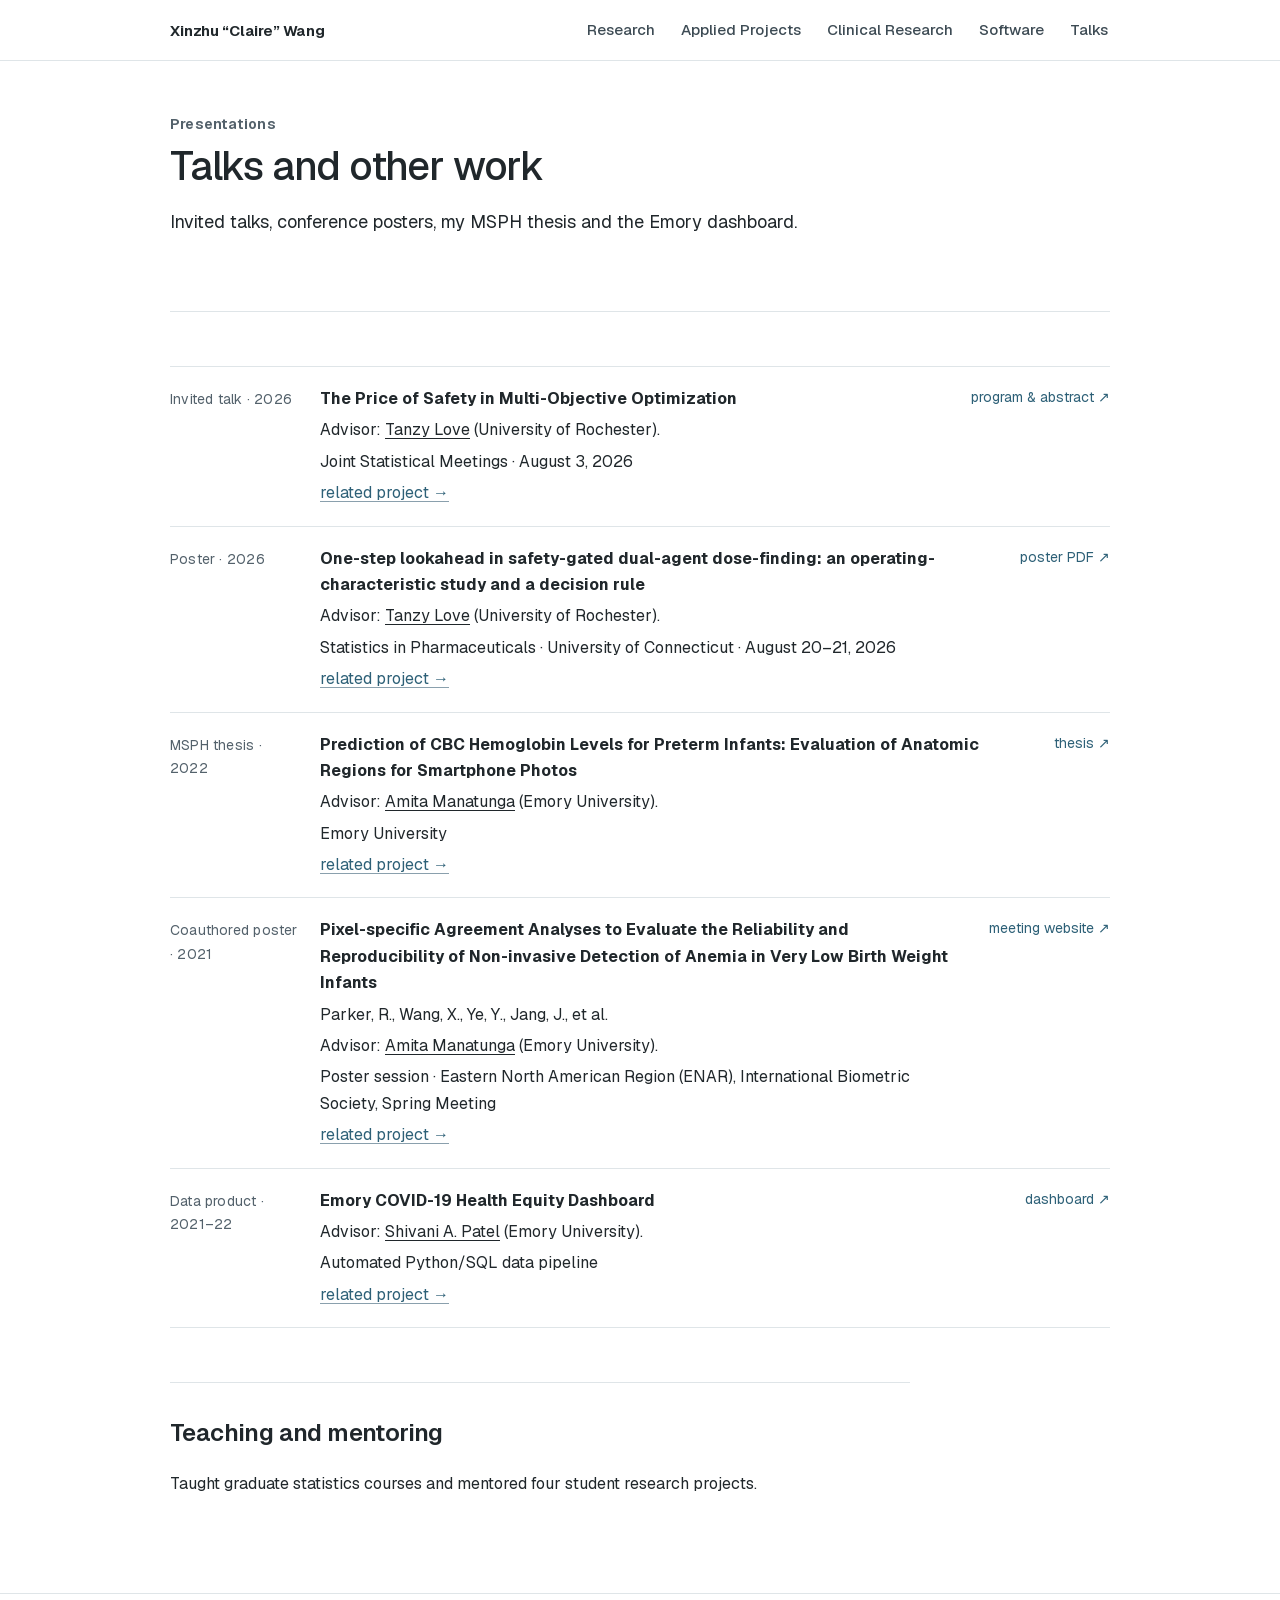
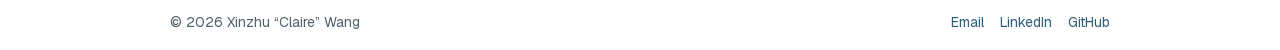
<file: talks/index.html>
<!DOCTYPE html><!-- Generated from claire-wang-portfolio. --><html lang="en"><head><meta charSet="utf-8"/><meta name="viewport" content="width=device-width, initial-scale=1"/><link rel="stylesheet" href="/_next/static/css/index.boQZVxHC.css" data-rsc-css-href="/_next/static/css/index.boQZVxHC.css" data-precedence="vite-rsc/importer-resources"/><link rel="modulepreload" fetchPriority="low" href="/_next/static/chunks/index-C1pdNnXp.js"/><script src="/_next/static/chunks/rolldown-runtime-C60lm6uB.js" type="module" async=""></script><script src="/_next/static/chunks/framework-BgSIrAUN.js" type="module" async=""></script><link rel="modulepreload" href="/_next/static/chunks/layout-segment-context-Bm828DXD.js" crossorigin=""/><title>Talks and Other Work | Xinzhu Claire Wang</title><meta name="description" content="Invited talks, posters, thesis work, and public data products."/><meta name="keywords" content="statistical learning,computational statistics,uncertainty quantification,stochastic optimization,high-dimensional inference,data science"/><meta name="author" content="Xinzhu Claire Wang"/><link rel="author" href="https://clairexinzhuwang.github.io/"/><meta name="robots" content="index, follow"/><meta name="googlebot" content="index, follow"/><meta property="og:title" content="Talks and Other Work | Xinzhu Claire Wang"/><meta property="og:description" content="Invited talks, posters, thesis work, and public data products."/><meta name="twitter:card" content="summary"/><meta name="twitter:title" content="Talks and Other Work | Xinzhu Claire Wang"/><meta name="twitter:description" content="Invited talks, posters, thesis work, and public data products."/><link rel="canonical" href="https://clairexinzhuwang.github.io/talks/"/><script>Object.assign(((self[Symbol.for("vinext.navigationRuntime")]??={bootstrap:{routeManifest:null},functions:{}}).bootstrap.rsc??={rsc:[]}),{params:{},nav:{"pathname":"/talks","searchParams":[]}})</script><link rel="modulepreload" href="/_next/static/chunks/index-C1pdNnXp.js" />
<link rel="preload" href="/_next/static/_vinext_fonts/geist-8ac0455e797f/geist-98bbbccb.woff2" as="font" type="font/woff2" crossorigin />
<link rel="preload" href="/_next/static/_vinext_fonts/geist-mono-00e989178794/geist-mono-013b2f2f.woff2" as="font" type="font/woff2" crossorigin />
<style data-vinext-fonts>/* cyrillic-ext */
@font-face {
  font-family: 'Geist';
  font-style: normal;
  font-weight: 100 900;
  font-display: swap;
  src: url(/_next/static/_vinext_fonts/geist-8ac0455e797f/geist-ff2310f5.woff2) format('woff2');
  unicode-range: U+0460-052F, U+1C80-1C8A, U+20B4, U+2DE0-2DFF, U+A640-A69F, U+FE2E-FE2F;
}
/* cyrillic */
@font-face {
  font-family: 'Geist';
  font-style: normal;
  font-weight: 100 900;
  font-display: swap;
  src: url(/_next/static/_vinext_fonts/geist-8ac0455e797f/geist-875ccdd4.woff2) format('woff2');
  unicode-range: U+0301, U+0400-045F, U+0490-0491, U+04B0-04B1, U+2116;
}
/* vietnamese */
@font-face {
  font-family: 'Geist';
  font-style: normal;
  font-weight: 100 900;
  font-display: swap;
  src: url(/_next/static/_vinext_fonts/geist-8ac0455e797f/geist-52306abf.woff2) format('woff2');
  unicode-range: U+0102-0103, U+0110-0111, U+0128-0129, U+0168-0169, U+01A0-01A1, U+01AF-01B0, U+0300-0301, U+0303-0304, U+0308-0309, U+0323, U+0329, U+1EA0-1EF9, U+20AB;
}
/* latin-ext */
@font-face {
  font-family: 'Geist';
  font-style: normal;
  font-weight: 100 900;
  font-display: swap;
  src: url(/_next/static/_vinext_fonts/geist-8ac0455e797f/geist-001175b1.woff2) format('woff2');
  unicode-range: U+0100-02BA, U+02BD-02C5, U+02C7-02CC, U+02CE-02D7, U+02DD-02FF, U+0304, U+0308, U+0329, U+1D00-1DBF, U+1E00-1E9F, U+1EF2-1EFF, U+2020, U+20A0-20AB, U+20AD-20C0, U+2113, U+2C60-2C7F, U+A720-A7FF;
}
/* latin */
@font-face {
  font-family: 'Geist';
  font-style: normal;
  font-weight: 100 900;
  font-display: swap;
  src: url(/_next/static/_vinext_fonts/geist-8ac0455e797f/geist-98bbbccb.woff2) format('woff2');
  unicode-range: U+0000-00FF, U+0131, U+0152-0153, U+02BB-02BC, U+02C6, U+02DA, U+02DC, U+0304, U+0308, U+0329, U+2000-206F, U+20AC, U+2122, U+2191, U+2193, U+2212, U+2215, U+FEFF, U+FFFD;
}

@font-face {
  font-family: 'Geist Fallback';
  src: local("Arial");
  ascent-override: 95.94%;
  descent-override: 28.16%;
  line-gap-override: 0.00%;
  size-adjust: 104.76%;
}

.__font_geist_19ysh9d { font-family: 'Geist', 'Geist Fallback'; font-style: normal; }

.__variable_geist_19ysh9d { --font-geist-sans: 'Geist', 'Geist Fallback'; }

/* cyrillic-ext */
@font-face {
  font-family: 'Geist Mono';
  font-style: normal;
  font-weight: 100 900;
  font-display: swap;
  src: url(/_next/static/_vinext_fonts/geist-mono-00e989178794/geist-mono-f6b33328.woff2) format('woff2');
  unicode-range: U+0460-052F, U+1C80-1C8A, U+20B4, U+2DE0-2DFF, U+A640-A69F, U+FE2E-FE2F;
}
/* cyrillic */
@font-face {
  font-family: 'Geist Mono';
  font-style: normal;
  font-weight: 100 900;
  font-display: swap;
  src: url(/_next/static/_vinext_fonts/geist-mono-00e989178794/geist-mono-44e03052.woff2) format('woff2');
  unicode-range: U+0301, U+0400-045F, U+0490-0491, U+04B0-04B1, U+2116;
}
/* symbols2 */
@font-face {
  font-family: 'Geist Mono';
  font-style: normal;
  font-weight: 100 900;
  font-display: swap;
  src: url(/_next/static/_vinext_fonts/geist-mono-00e989178794/geist-mono-0638449e.woff2) format('woff2');
  unicode-range: U+2000-2001, U+2004-2008, U+200A, U+23B8-23BD, U+2500-259F;
}
/* vietnamese */
@font-face {
  font-family: 'Geist Mono';
  font-style: normal;
  font-weight: 100 900;
  font-display: swap;
  src: url(/_next/static/_vinext_fonts/geist-mono-00e989178794/geist-mono-971fb274.woff2) format('woff2');
  unicode-range: U+0102-0103, U+0110-0111, U+0128-0129, U+0168-0169, U+01A0-01A1, U+01AF-01B0, U+0300-0301, U+0303-0304, U+0308-0309, U+0323, U+0329, U+1EA0-1EF9, U+20AB;
}
/* latin-ext */
@font-face {
  font-family: 'Geist Mono';
  font-style: normal;
  font-weight: 100 900;
  font-display: swap;
  src: url(/_next/static/_vinext_fonts/geist-mono-00e989178794/geist-mono-44745446.woff2) format('woff2');
  unicode-range: U+0100-02BA, U+02BD-02C5, U+02C7-02CC, U+02CE-02D7, U+02DD-02FF, U+0304, U+0308, U+0329, U+1D00-1DBF, U+1E00-1E9F, U+1EF2-1EFF, U+2020, U+20A0-20AB, U+20AD-20C0, U+2113, U+2C60-2C7F, U+A720-A7FF;
}
/* latin */
@font-face {
  font-family: 'Geist Mono';
  font-style: normal;
  font-weight: 100 900;
  font-display: swap;
  src: url(/_next/static/_vinext_fonts/geist-mono-00e989178794/geist-mono-013b2f2f.woff2) format('woff2');
  unicode-range: U+0000-00FF, U+0131, U+0152-0153, U+02BB-02BC, U+02C6, U+02DA, U+02DC, U+0304, U+0308, U+0329, U+2000-206F, U+20AC, U+2122, U+2191, U+2193, U+2212, U+2215, U+FEFF, U+FFFD;
}

@font-face {
  font-family: 'Geist Mono Fallback';
  src: local("Arial");
  ascent-override: 74.67%;
  descent-override: 21.92%;
  line-gap-override: 0.00%;
  size-adjust: 134.59%;
}

.__font_geist_mono_1001rt9 { font-family: 'Geist Mono', 'Geist Mono Fallback'; font-style: normal; }

.__variable_geist_mono_1001rt9 { --font-geist-mono: 'Geist Mono', 'Geist Mono Fallback'; }
</style>
</head><body class="__variable_geist_19ysh9d __variable_geist_mono_1001rt9 antialiased"><header class="site-header"><div class="header-inner"><a class="site-name" href="/" aria-label="Xinzhu Claire Wang, home">Xinzhu “Claire” Wang</a><nav class="desktop-nav" aria-label="Primary navigation"><a href="/research">Research</a><a href="/product">Applied Projects</a><a href="/health">Clinical Research</a><a href="/code">Software</a><a href="/talks">Talks</a></nav><details class="mobile-menu"><summary>Menu</summary><nav aria-label="Mobile navigation"><a href="/research">Research</a><a href="/product">Applied Projects</a><a href="/health">Clinical Research</a><a href="/code">Software</a><a href="/talks">Talks</a></nav></details></div></header><main class="page"><header class="page-intro"><p class="eyebrow">Presentations</p><h1>Talks and other work</h1><div class="page-deck"><p>Invited talks, conference posters, my MSPH thesis and the Emory dashboard.</p></div></header><section class="section"><div class="artifact-list"><article class="artifact-item"><p class="artifact-type">Invited talk · 2026</p><div><h3>The Price of Safety in Multi-Objective Optimization</h3><p class="project-advisors" data-project-advisors="bo">Advisor: <span><a href="https://www.urmc.rochester.edu/biostat/people/faculty/love" target="_blank" rel="noreferrer">Tanzy Love</a> (<!-- -->University of Rochester<!-- -->)</span>.</p><p>Joint Statistical Meetings · August 3, 2026</p><p><a href="/#jsm-bo-talk">related project →</a></p></div><a href="https://ww2.amstat.org/meetings/jsm/2026/onlineprogram/abstract.cfm?sid=5838&amp;tid=5840" target="_blank" rel="noreferrer">program &amp; abstract ↗</a></article><article class="artifact-item"><p class="artifact-type">Poster · 2026</p><div><h3>One-step lookahead in safety-gated dual-agent dose-finding: an operating-characteristic study and a decision rule</h3><p class="project-advisors" data-project-advisors="bo">Advisor: <span><a href="https://www.urmc.rochester.edu/biostat/people/faculty/love" target="_blank" rel="noreferrer">Tanzy Love</a> (<!-- -->University of Rochester<!-- -->)</span>.</p><p>Statistics in Pharmaceuticals · University of Connecticut · August 20–21, 2026</p><p><a href="/research/bayesian-dose-finding">related project →</a></p></div><a href="/research/SIP2026_Wang_Love.pdf" target="_blank" rel="noreferrer">poster PDF ↗</a></article><article class="artifact-item"><p class="artifact-type">MSPH thesis · 2022</p><div><h3>Prediction of CBC Hemoglobin Levels for Preterm Infants: Evaluation of Anatomic Regions for Smartphone Photos</h3><p class="project-advisors" data-project-advisors="msph">Advisor: <span><a href="https://sph.emory.edu/profile/faculty/amita-manatunga" target="_blank" rel="noreferrer">Amita Manatunga</a> (<!-- -->Emory University<!-- -->)</span>.</p><p>Emory University</p><p><a href="/product#modeling">related project →</a></p></div><a href="https://etd.library.emory.edu/downloads/t435gf42q?locale=en" target="_blank" rel="noreferrer">thesis ↗</a></article><article class="artifact-item"><p class="artifact-type">Coauthored poster · 2021</p><div><h3>Pixel-specific Agreement Analyses to Evaluate the Reliability and Reproducibility of Non-invasive Detection of Anemia in Very Low Birth Weight Infants</h3><p>Parker, R., Wang, X., Ye, Y., Jang, J., et al.</p><p class="project-advisors" data-project-advisors="msph">Advisor: <span><a href="https://sph.emory.edu/profile/faculty/amita-manatunga" target="_blank" rel="noreferrer">Amita Manatunga</a> (<!-- -->Emory University<!-- -->)</span>.</p><p>Poster session · Eastern North American Region (ENAR), International Biometric Society, Spring Meeting</p><p><a href="/product#msph-poster">related project →</a></p></div><a href="https://www.enar.org/meetings/spring2021/" target="_blank" rel="noreferrer">meeting website ↗</a></article><article class="artifact-item"><p class="artifact-type">Data product · 2021–22</p><div><h3>Emory COVID-19 Health Equity Dashboard</h3><p class="project-advisors" data-project-advisors="dashboard">Advisor: <span><a href="https://sph.emory.edu/profile/faculty/shivani-patel" target="_blank" rel="noreferrer">Shivani A. Patel</a> (<!-- -->Emory University<!-- -->)</span>.</p><p>Automated Python/SQL data pipeline</p><p><a href="/product#data-workflows">related project →</a></p></div><a href="https://covid19.emory.edu/" target="_blank" rel="noreferrer">dashboard ↗</a></article></div></section><section class="content-section"><h2>Teaching and mentoring</h2><p>Taught graduate statistics courses and mentored four student research projects.</p></section></main><footer><div class="footer-inner"><span>© 2026 Xinzhu “Claire” Wang</span><span class="footer-links"><a href="mailto:xinzhu_wang@urmc.rochester.edu">Email</a><a href="https://www.linkedin.com/in/xinzhu-w-961035158/" target="_blank" rel="noreferrer">LinkedIn</a><a href="https://github.com/clairexinzhuwang" target="_blank" rel="noreferrer">GitHub</a></span></div></footer><script type="module" src="/_next/static/chunks/index-C1pdNnXp.js" id="_R_" async=""></script><script>((self[Symbol.for("vinext.navigationRuntime")]??={bootstrap:{routeManifest:null},functions:{}}).bootstrap.rsc??={rsc:[]}).rsc.push("2:I[\"8c0f216c4604\",[],\"Children\",1]\n")</script><script>((self[Symbol.for("vinext.navigationRuntime")]??={bootstrap:{routeManifest:null},functions:{}}).bootstrap.rsc??={rsc:[]}).rsc.push("3:I[\"593f344dc510\",[],\"GlobalErrorBoundary\",1]\n")</script><script>((self[Symbol.for("vinext.navigationRuntime")]??={bootstrap:{routeManifest:null},functions:{}}).bootstrap.rsc??={rsc:[]}).rsc.push("4:I[\"0b874ad30386\",[],\"default\",1]\n")</script><script>((self[Symbol.for("vinext.navigationRuntime")]??={bootstrap:{routeManifest:null},functions:{}}).bootstrap.rsc??={rsc:[]}).rsc.push("5:I[\"593f344dc510\",[],\"ErrorBoundary\",1]\n")</script><script>((self[Symbol.for("vinext.navigationRuntime")]??={bootstrap:{routeManifest:null},functions:{}}).bootstrap.rsc??={rsc:[]}).rsc.push("6:I[\"15c18cfaeeff\",[],\"LayoutSegmentProvider\",1]\n")</script><script>((self[Symbol.for("vinext.navigationRuntime")]??={bootstrap:{routeManifest:null},functions:{}}).bootstrap.rsc??={rsc:[]}).rsc.push("7:I[\"8c0f216c4604\",[],\"Slot\",1]\n")</script><script>((self[Symbol.for("vinext.navigationRuntime")]??={bootstrap:{routeManifest:null},functions:{}}).bootstrap.rsc??={rsc:[]}).rsc.push("8:I[\"9276801271d6\",[],\"AppRouterScrollTarget\",1]\n")</script><script>((self[Symbol.for("vinext.navigationRuntime")]??={bootstrap:{routeManifest:null},functions:{}}).bootstrap.rsc??={rsc:[]}).rsc.push("9:I[\"593f344dc510\",[],\"RedirectBoundary\",1]\n")</script><script>((self[Symbol.for("vinext.navigationRuntime")]??={bootstrap:{routeManifest:null},functions:{}}).bootstrap.rsc??={rsc:[]}).rsc.push(":HL[\"/_next/static/css/index.boQZVxHC.css\",\"style\"     ]\n")</script><script>((self[Symbol.for("vinext.navigationRuntime")]??={bootstrap:{routeManifest:null},functions:{}}).bootstrap.rsc??={rsc:[]}).rsc.push("0:{\"__route\":\"route:/talks\",\"__interceptionContext\":null,\"__layoutIds\":[\"layout:/\"],\"__rootLayout\":\"/\",\"__sourcePage\":\"/talks/page\",\"page:/talks\":\"$L1\",\"layout:/\":[[[[\"$\",\"link\",\"css:/_next/static/css/index.boQZVxHC.css\",{\"rel\":\"stylesheet\",\"precedence\":\"vite-rsc/importer-resources\",\"href\":\"/_next/static/css/index.boQZVxHC.css\",\"data-rsc-css-href\":\"/_next/static/css/index.boQZVxHC.css\"}],\"$undefined\"],[\"$\",\"html\",null,{\"lang\":\"en\",\"children\":[\"$\",\"body\",null,{\"className\":\"__variable_geist_19ysh9d __variable_geist_mono_1001rt9 antialiased\",\"children\":[[\"$\",\"header\",null,{\"className\":\"site-header\",\"children\":[\"$\",\"div\",null,{\"className\":\"header-inner\",\"children\":[[\"$\",\"a\",null,{\"className\":\"site-name\",\"href\":\"/\",\"aria-label\":\"Xinzhu Claire Wang, home\",\"children\":\"Xinzhu “Claire” Wang\"}],[\"$\",\"nav\",null,{\"className\":\"desktop-nav\",\"aria-label\":\"Primary navigation\",\"children\":[[\"$\",\"a\",\"/research\",{\"href\":\"/research\",\"children\":\"Research\"}],[\"$\",\"a\",\"/product\",{\"href\":\"/product\",\"children\":\"Applied Projects\"}],[\"$\",\"a\",\"/health\",{\"href\":\"/health\",\"children\":\"Clinical Research\"}],[\"$\",\"a\",\"/code\",{\"href\":\"/code\",\"children\":\"Software\"}],[\"$\",\"a\",\"/talks\",{\"href\":\"/talks\",\"children\":\"Talks\"}]]}],[\"$\",\"details\",null,{\"className\":\"mobile-menu\",\"children\":[[\"$\",\"summary\",null,{\"children\":\"Menu\"}],[\"$\",\"nav\",null,{\"aria-label\":\"Mobile navigation\",\"children\":[[\"$\",\"a\",\"/research\",{\"href\":\"/research\",\"children\":\"Research\"}],[\"$\",\"a\",\"/product\",{\"href\":\"/product\",\"children\":\"Applied Projects\"}],[\"$\",\"a\",\"/health\",{\"href\":\"/health\",\"children\":\"Clinical Research\"}],[\"$\",\"a\",\"/code\",{\"href\":\"/code\",\"children\":\"Software\"}],[\"$\",\"a\",\"/talks\",{\"href\":\"/talks\",\"children\":\"Talks\"}]]}]]}]]}]}],[\"$\",\"$L2\",null,{}],[\"$\",\"footer\",null,{\"children\":[\"$\",\"div\",null,{\"className\":\"footer-inner\",\"children\":[[\"$\",\"span\",null,{\"children\":\"© 2026 Xinzhu “Claire” Wang\"}],[\"$\",\"span\",null,{\"className\":\"footer-links\",\"children\":[[\"$\",\"a\",null,{\"href\":\"mailto:xinzhu_wang@urmc.rochester.edu\",\"children\":\"Email\"}],[\"$\",\"a\",null,{\"href\":\"https://www.linkedin.com/in/xinzhu-w-961035158/\",\"target\":\"_blank\",\"rel\":\"noreferrer\",\"children\":\"LinkedIn\"}],[\"$\",\"a\",null,{\"href\":\"https://github.com/clairexinzhuwang\",\"target\":\"_blank\",\"rel\":\"noreferrer\",\"children\":\"GitHub\"}]]}]]}]}]]}]}]],null],\"route:/talks\":[[[\"$\",\"meta\",null,{\"charSet\":\"utf-8\"}],[[\"$\",\"title\",\"0\",{\"children\":\"Talks and Other Work | Xinzhu Claire Wang\"}],[\"$\",\"meta\",\"1\",{\"name\":\"description\",\"content\":\"Invited talks, posters, thesis work, and public data products.\"}],[\"$\",\"meta\",\"2\",{\"name\":\"keywords\",\"content\":\"statistical learning,computational statistics,uncertainty quantification,stochastic optimization,high-dimensional inference,data science\"}],[\"$\",\"meta\",\"3\",{\"name\":\"author\",\"content\":\"Xinzhu Claire Wang\"}],[\"$\",\"link\",\"4\",{\"rel\":\"author\",\"href\":\"https://clairexinzhuwang.github.io/\"}],[\"$\",\"meta\",\"5\",{\"name\":\"robots\",\"content\":\"index, follow\"}],[\"$\",\"meta\",\"6\",{\"name\":\"googlebot\",\"content\":\"index, follow\"}],[\"$\",\"meta\",\"7\",{\"property\":\"og:title\",\"content\":\"Talks and Other Work | Xinzhu Claire Wang\"}],[\"$\",\"meta\",\"8\",{\"property\":\"og:description\",\"content\":\"Invited talks, posters, thesis work, and public data products.\"}],[\"$\",\"meta\",\"9\",{\"name\":\"twitter:card\",\"content\":\"summary\"}],[\"$\",\"meta\",\"10\",{\"name\":\"twitter:title\",\"content\":\"Talks and Other Work | Xinzhu Claire Wang\"}],[\"$\",\"meta\",\"11\",{\"name\":\"twitter:description\",\"content\":\"Invited talks, posters, thesis work, and public data products.\"}],[\"$\",\"link\",\"12\",{\"rel\":\"canonical\",\"href\":\"https://clairexinzhuwang.github.io/talks/\"}]],[[\"$\",\"meta\",\"0\",{\"name\":\"viewport\",\"content\":\"width=device-width, initial-scale=1\"}]]],[\"$\",\"$L3\",null,{\"fallback\":\"$4\",\"children\":[\"$\",\"$L5\",null,{\"fallback\":\"$4\",\"children\":[\"$\",\"$L6\",null,{\"providerId\":\"layout:/\",\"segmentMap\":{\"children\":[\"talks\"]},\"children\":[\"$\",\"$L7\",null,{\"id\":\"layout:/\",\"parallelSlots\":\"$undefined\",\"children\":[\"$\",\"$L8\",null,{\"children\":[\"$\",\"$L9\",null,{\"children\":[[\"$\",\"$L6\",null,{\"providerId\":\"page:/talks\",\"segmentMap\":{\"children\":[\"__PAGE__\"]},\"children\":[\"$\",\"$L7\",null,{\"id\":\"page:/talks\"}]}],null]}]}]}]}]}]}],null,null],\"__layoutFlags\":{\"layout:/\":\"s\"},\"__artifactCompatibility\":{\"schemaVersion\":1,\"graphVersion\":\"app-route-graph:25e43b801c232e00\",\"deploymentVersion\":\"bc26da1c-3116-41cf-809b-1a23f6607816\",\"appElementsSchemaVersion\":1,\"rscPayloadSchemaVersion\":1,\"rootBoundaryId\":\"/\",\"renderEpoch\":null},\"__renderObservation\":{\"schemaVersion\":1,\"output\":{\"kind\":\"app-rsc\",\"mountedSlotsFingerprint\":null,\"renderEpoch\":null,\"rootBoundaryId\":\"/\",\"routeId\":\"route:/talks\"},\"completeness\":\"partial\",\"boundaryOutcome\":{\"kind\":\"unknown\"},\"requestApis\":[{\"kind\":\"connection\",\"status\":\"unknown\"},{\"kind\":\"cookies\",\"status\":\"unknown\"},{\"kind\":\"draftMode\",\"status\":\"unknown\"},{\"kind\":\"headers\",\"status\":\"unknown\"},{\"kind\":\"params\",\"status\":\"unknown\"},{\"kind\":\"searchParams\",\"status\":\"unknown\"}],\"dynamicFetches\":[],\"cacheTags\":[\"/talks\",\"_N_T_/layout\",\"_N_T_/talks\",\"_N_T_/talks/layout\",\"_N_T_/talks/page\"],\"pathTags\":[\"/talks\"],\"cacheability\":\"unknown\",\"downgrade\":{\"target\":\"freshRender\",\"reasons\":[{\"code\":\"CP_DOWNGRADE_CACHEABILITY_UNKNOWN\",\"target\":\"freshRender\"},{\"code\":\"CP_DOWNGRADE_INCOMPLETE_OBSERVATION\",\"completeness\":\"partial\",\"target\":\"freshRender\"},{\"code\":\"CP_DOWNGRADE_UNKNOWN_REQUEST_API\",\"requestApi\":\"connection\",\"target\":\"freshRender\"},{\"code\":\"CP_DOWNGRADE_UNKNOWN_REQUEST_API\",\"requestApi\":\"cookies\",\"target\":\"freshRender\"},{\"code\":\"CP_DOWNGRADE_UNKNOWN_REQUEST_API\",\"requestApi\":\"draftMode\",\"target\":\"freshRender\"},{\"code\":\"CP_DOWNGRADE_UNKNOWN_REQUEST_API\",\"requestApi\":\"headers\",\"target\":\"freshRender\"},{\"code\":\"CP_DOWNGRADE_UNKNOWN_REQUEST_API\",\"requestApi\":\"params\",\"target\":\"freshRender\"},{\"code\":\"CP_DOWNGRADE_UNKNOWN_REQUEST_API\",\"requestApi\":\"searchParams\",\"target\":\"freshRender\"}],\"fallback\":{\"kind\":\"breakerFallback\",\"code\":\"CP_PRIVATE_DYNAMIC_DOWNGRADE\",\"mode\":\"renderFresh\",\"scope\":\"affectedOutput\",\"fields\":{\"reasonCodes\":[\"CP_DOWNGRADE_CACHEABILITY_UNKNOWN\",\"CP_DOWNGRADE_INCOMPLETE_OBSERVATION\",\"CP_DOWNGRADE_UNKNOWN_REQUEST_API\",\"CP_DOWNGRADE_UNKNOWN_REQUEST_API\",\"CP_DOWNGRADE_UNKNOWN_REQUEST_API\",\"CP_DOWNGRADE_UNKNOWN_REQUEST_API\",\"CP_DOWNGRADE_UNKNOWN_REQUEST_API\",\"CP_DOWNGRADE_UNKNOWN_REQUEST_API\"],\"target\":\"freshRender\"}},\"isPublicCacheCandidate\":false}}}\n")</script><script>((self[Symbol.for("vinext.navigationRuntime")]??={bootstrap:{routeManifest:null},functions:{}}).bootstrap.rsc??={rsc:[]}).rsc.push("1:[\"$\",\"main\",null,{\"className\":\"page\",\"children\":[[\"$\",\"header\",null,{\"className\":\"page-intro\",\"children\":[[\"$\",\"p\",null,{\"className\":\"eyebrow\",\"children\":\"Presentations\"}],[\"$\",\"h1\",null,{\"children\":\"Talks and other work\"}],[\"$\",\"div\",null,{\"className\":\"page-deck\",\"children\":[\"$\",\"p\",null,{\"children\":\"Invited talks, conference posters, my MSPH thesis and the Emory dashboard.\"}]}]]}],[\"$\",\"section\",null,{\"className\":\"section\",\"children\":[\"$\",\"div\",null,{\"className\":\"artifact-list\",\"children\":[[\"$\",\"article\",\"The Price of Safety in Multi-Objective Optimization\",{\"className\":\"artifact-item\",\"children\":[[\"$\",\"p\",null,{\"className\":\"artifact-type\",\"children\":\"Invited talk · 2026\"}],[\"$\",\"div\",null,{\"children\":[[\"$\",\"h3\",null,{\"children\":\"The Price of Safety in Multi-Objective Optimization\"}],null,[\"$\",\"p\",null,{\"className\":\"project-advisors\",\"data-project-advisors\":\"bo\",\"children\":[\"Advisor: \",[[\"$\",\"span\",\"https://www.urmc.rochester.edu/biostat/people/faculty/love\",{\"children\":[\"\",[\"$\",\"a\",null,{\"href\":\"https://www.urmc.rochester.edu/biostat/people/faculty/love\",\"target\":\"_blank\",\"rel\":\"noreferrer\",\"children\":\"Tanzy Love\"}],\" (\",\"University of Rochester\",\")\"]}]],\".\"]}],[\"$\",\"p\",null,{\"children\":\"Joint Statistical Meetings · August 3, 2026\"}],[\"$\",\"p\",null,{\"children\":[\"$\",\"a\",null,{\"href\":\"/#jsm-bo-talk\",\"children\":\"related project →\"}]}]]}],[\"$\",\"a\",null,{\"href\":\"https://ww2.amstat.org/meetings/jsm/2026/onlineprogram/abstract.cfm?sid=5838\u0026tid=5840\",\"target\":\"_blank\",\"rel\":\"noreferrer\",\"children\":\"program \u0026 abstract ↗\"}]]}],[\"$\",\"article\",\"One-step lookahead in safety-gated dual-agent dose-finding: an operating-characteristic study and a decision rule\",{\"className\":\"artifact-item\",\"children\":[[\"$\",\"p\",null,{\"className\":\"artifact-type\",\"children\":\"Poster · 2026\"}],[\"$\",\"div\",null,{\"children\":[[\"$\",\"h3\",null,{\"children\":\"One-step lookahead in safety-gated dual-agent dose-finding: an operating-characteristic study and a decision rule\"}],null,[\"$\",\"p\",null,{\"className\":\"project-advisors\",\"data-project-advisors\":\"bo\",\"children\":[\"Advisor: \",[[\"$\",\"span\",\"https://www.urmc.rochester.edu/biostat/people/faculty/love\",{\"children\":[\"\",[\"$\",\"a\",null,{\"href\":\"https://www.urmc.rochester.edu/biostat/people/faculty/love\",\"target\":\"_blank\",\"rel\":\"noreferrer\",\"children\":\"Tanzy Love\"}],\" (\",\"University of Rochester\",\")\"]}]],\".\"]}],[\"$\",\"p\",null,{\"children\":\"Statistics in Pharmaceuticals · University of Connecticut · August 20–21, 2026\"}],[\"$\",\"p\",null,{\"children\":[\"$\",\"a\",null,{\"href\":\"/research/bayesian-dose-finding\",\"children\":\"related project →\"}]}]]}],[\"$\",\"a\",null,{\"href\":\"/research/SIP2026_Wang_Love.pdf\",\"target\":\"_blank\",\"rel\":\"noreferrer\",\"children\":\"poster PDF ↗\"}]]}],[\"$\",\"article\",\"Prediction of CBC Hemoglobin Levels for Preterm Infants: Evaluation of Anatomic Regions for Smartphone Photos\",{\"className\":\"artifact-item\",\"children\":[[\"$\",\"p\",null,{\"className\":\"artifact-type\",\"children\":\"MSPH thesis · 2022\"}],[\"$\",\"div\",null,{\"children\":[[\"$\",\"h3\",null,{\"children\":\"Prediction of CBC Hemoglobin Levels for Preterm Infants: Evaluation of Anatomic Regions for Smartphone Photos\"}],null,[\"$\",\"p\",null,{\"className\":\"project-advisors\",\"data-project-advisors\":\"msph\",\"children\":[\"Advisor: \",[[\"$\",\"span\",\"https://sph.emory.edu/profile/faculty/amita-manatunga\",{\"children\":[\"\",[\"$\",\"a\",null,{\"href\":\"https://sph.emory.edu/profile/faculty/amita-manatunga\",\"target\":\"_blank\",\"rel\":\"noreferrer\",\"children\":\"Amita Manatunga\"}],\" (\",\"Emory University\",\")\"]}]],\".\"]}],[\"$\",\"p\",null,{\"children\":\"Emory University\"}],[\"$\",\"p\",null,{\"children\":[\"$\",\"a\",null,{\"href\":\"/product#modeling\",\"children\":\"related project →\"}]}]]}],[\"$\",\"a\",null,{\"href\":\"https://etd.library.emory.edu/downloads/t435gf42q?locale=en\",\"target\":\"_blank\",\"rel\":\"noreferrer\",\"children\":\"thesis ↗\"}]]}],[\"$\",\"article\",\"Pixel-specific Agreement Analyses to Evaluate the Reliability and Reproducibility of Non-invasive Detection of Anemia in Very Low Birth Weight Infants\",{\"className\":\"artifact-item\",\"children\":[[\"$\",\"p\",null,{\"className\":\"artifact-type\",\"children\":\"Coauthored poster · 2021\"}],[\"$\",\"div\",null,{\"children\":[[\"$\",\"h3\",null,{\"children\":\"Pixel-specific Agreement Analyses to Evaluate the Reliability and Reproducibility of Non-invasive Detection of Anemia in Very Low Birth Weight Infants\"}],\"$La\",\"$Lb\",\"$Lc\",\"$Ld\"]}],\"$Le\"]}],\"$Lf\"]}]}],\"$L10\"]}]\n")</script><script>((self[Symbol.for("vinext.navigationRuntime")]??={bootstrap:{routeManifest:null},functions:{}}).bootstrap.rsc??={rsc:[]}).rsc.push("a:[\"$\",\"p\",null,{\"children\":\"Parker, R., Wang, X., Ye, Y., Jang, J., et al.\"}]\n")</script><script>((self[Symbol.for("vinext.navigationRuntime")]??={bootstrap:{routeManifest:null},functions:{}}).bootstrap.rsc??={rsc:[]}).rsc.push("b:[\"$\",\"p\",null,{\"className\":\"project-advisors\",\"data-project-advisors\":\"msph\",\"children\":[\"Advisor: \",[[\"$\",\"span\",\"https://sph.emory.edu/profile/faculty/amita-manatunga\",{\"children\":[\"\",[\"$\",\"a\",null,{\"href\":\"https://sph.emory.edu/profile/faculty/amita-manatunga\",\"target\":\"_blank\",\"rel\":\"noreferrer\",\"children\":\"Amita Manatunga\"}],\" (\",\"Emory University\",\")\"]}]],\".\"]}]\n")</script><script>((self[Symbol.for("vinext.navigationRuntime")]??={bootstrap:{routeManifest:null},functions:{}}).bootstrap.rsc??={rsc:[]}).rsc.push("c:[\"$\",\"p\",null,{\"children\":\"Poster session · Eastern North American Region (ENAR), International Biometric Society, Spring Meeting\"}]\n")</script><script>((self[Symbol.for("vinext.navigationRuntime")]??={bootstrap:{routeManifest:null},functions:{}}).bootstrap.rsc??={rsc:[]}).rsc.push("d:[\"$\",\"p\",null,{\"children\":[\"$\",\"a\",null,{\"href\":\"/product#msph-poster\",\"children\":\"related project →\"}]}]\n")</script><script>((self[Symbol.for("vinext.navigationRuntime")]??={bootstrap:{routeManifest:null},functions:{}}).bootstrap.rsc??={rsc:[]}).rsc.push("e:[\"$\",\"a\",null,{\"href\":\"https://www.enar.org/meetings/spring2021/\",\"target\":\"_blank\",\"rel\":\"noreferrer\",\"children\":\"meeting website ↗\"}]\n")</script><script>((self[Symbol.for("vinext.navigationRuntime")]??={bootstrap:{routeManifest:null},functions:{}}).bootstrap.rsc??={rsc:[]}).rsc.push("f:[\"$\",\"article\",\"Emory COVID-19 Health Equity Dashboard\",{\"className\":\"artifact-item\",\"children\":[[\"$\",\"p\",null,{\"className\":\"artifact-type\",\"children\":\"Data product · 2021–22\"}],[\"$\",\"div\",null,{\"children\":[[\"$\",\"h3\",null,{\"children\":\"Emory COVID-19 Health Equity Dashboard\"}],null,[\"$\",\"p\",null,{\"className\":\"project-advisors\",\"data-project-advisors\":\"dashboard\",\"children\":[\"Advisor: \",[[\"$\",\"span\",\"https://sph.emory.edu/profile/faculty/shivani-patel\",{\"children\":[\"\",[\"$\",\"a\",null,{\"href\":\"https://sph.emory.edu/profile/faculty/shivani-patel\",\"target\":\"_blank\",\"rel\":\"noreferrer\",\"children\":\"Shivani A. Patel\"}],\" (\",\"Emory University\",\")\"]}]],\".\"]}],[\"$\",\"p\",null,{\"children\":\"Automated Python/SQL data pipeline\"}],[\"$\",\"p\",null,{\"children\":[\"$\",\"a\",null,{\"href\":\"/product#data-workflows\",\"children\":\"related project →\"}]}]]}],[\"$\",\"a\",null,{\"href\":\"https://covid19.emory.edu/\",\"target\":\"_blank\",\"rel\":\"noreferrer\",\"children\":\"dashboard ↗\"}]]}]\n")</script><script>((self[Symbol.for("vinext.navigationRuntime")]??={bootstrap:{routeManifest:null},functions:{}}).bootstrap.rsc??={rsc:[]}).rsc.push("10:[\"$\",\"section\",null,{\"className\":\"content-section\",\"children\":[[\"$\",\"h2\",null,{\"children\":\"Teaching and mentoring\"}],[\"$\",\"p\",null,{\"children\":\"Taught graduate statistics courses and mentored four student research projects.\"}]]}]\n")</script><script>Object.assign(((self[Symbol.for("vinext.navigationRuntime")]??={bootstrap:{routeManifest:null},functions:{}}).bootstrap.rsc??={rsc:[]}),{"initialCacheKind":"static"});((self[Symbol.for("vinext.navigationRuntime")]??={bootstrap:{routeManifest:null},functions:{}}).bootstrap.rsc??={rsc:[]}).done=true</script></body></html>
</file>
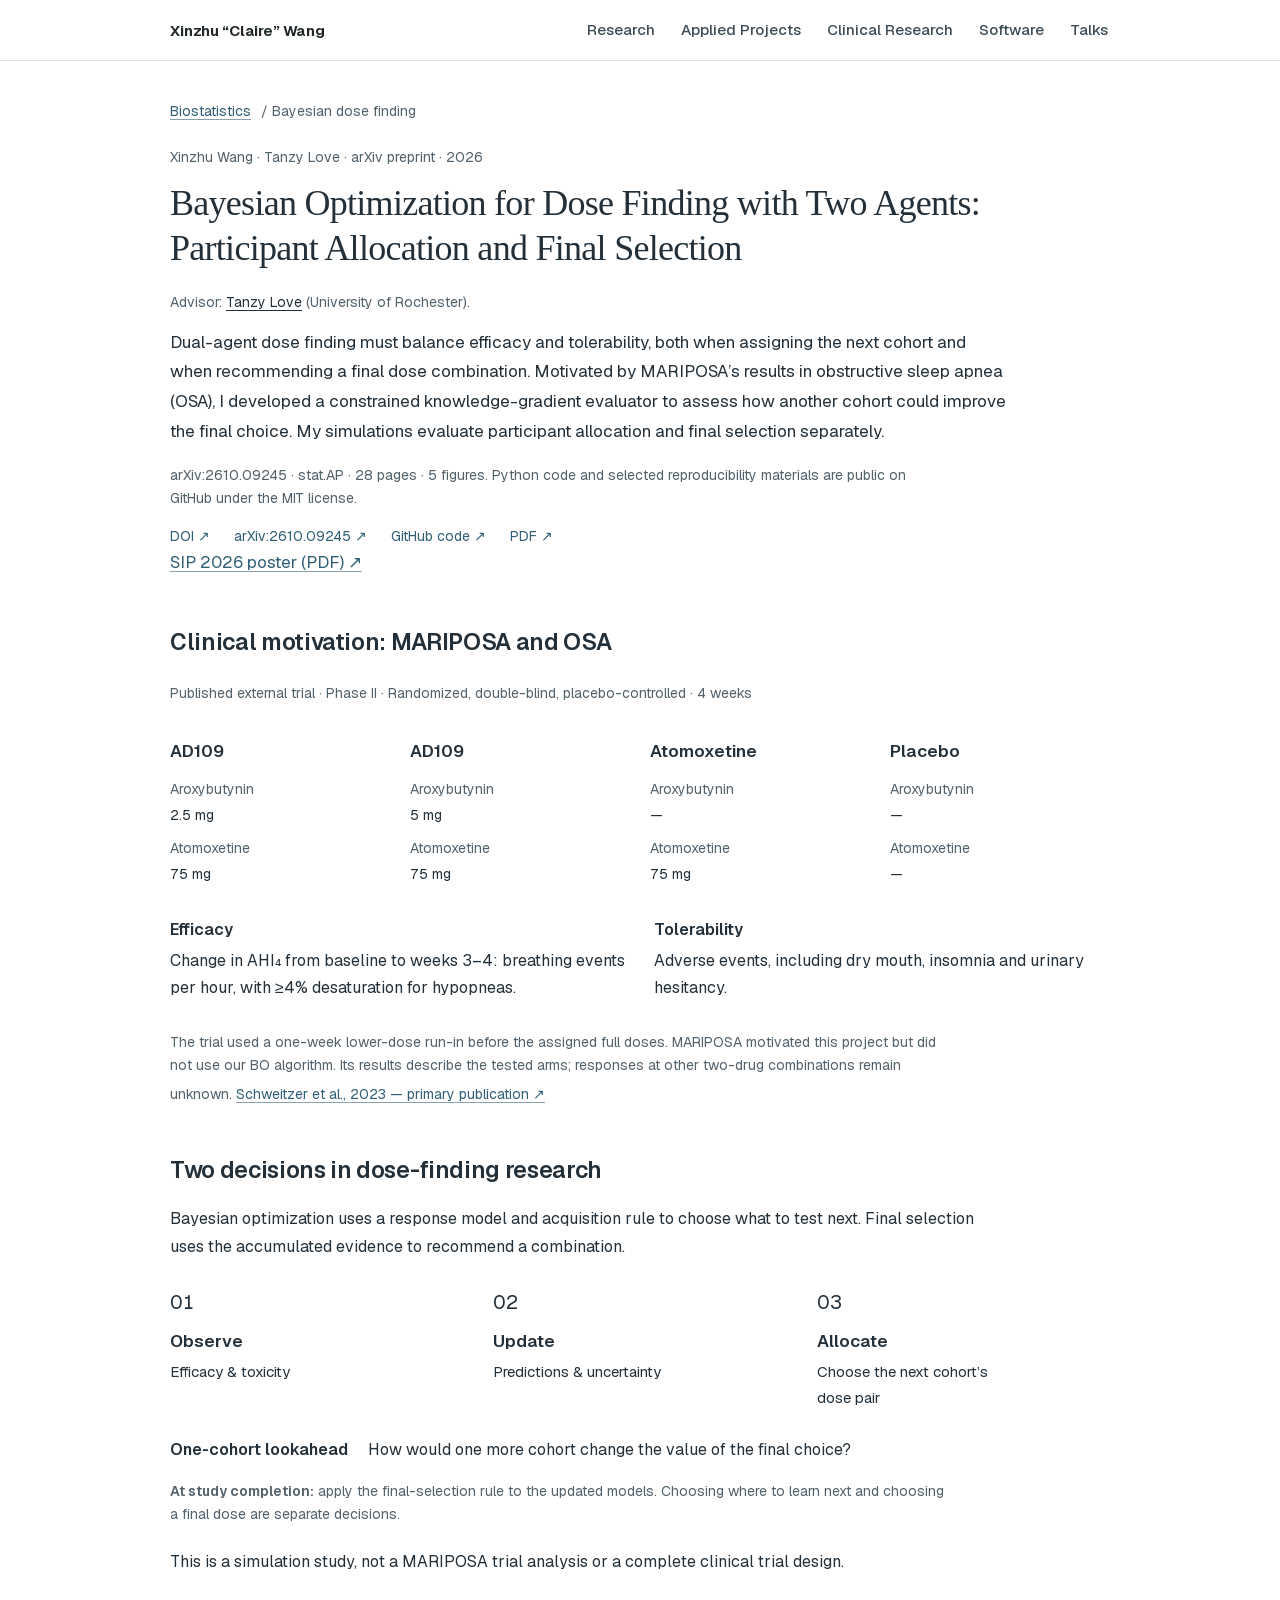
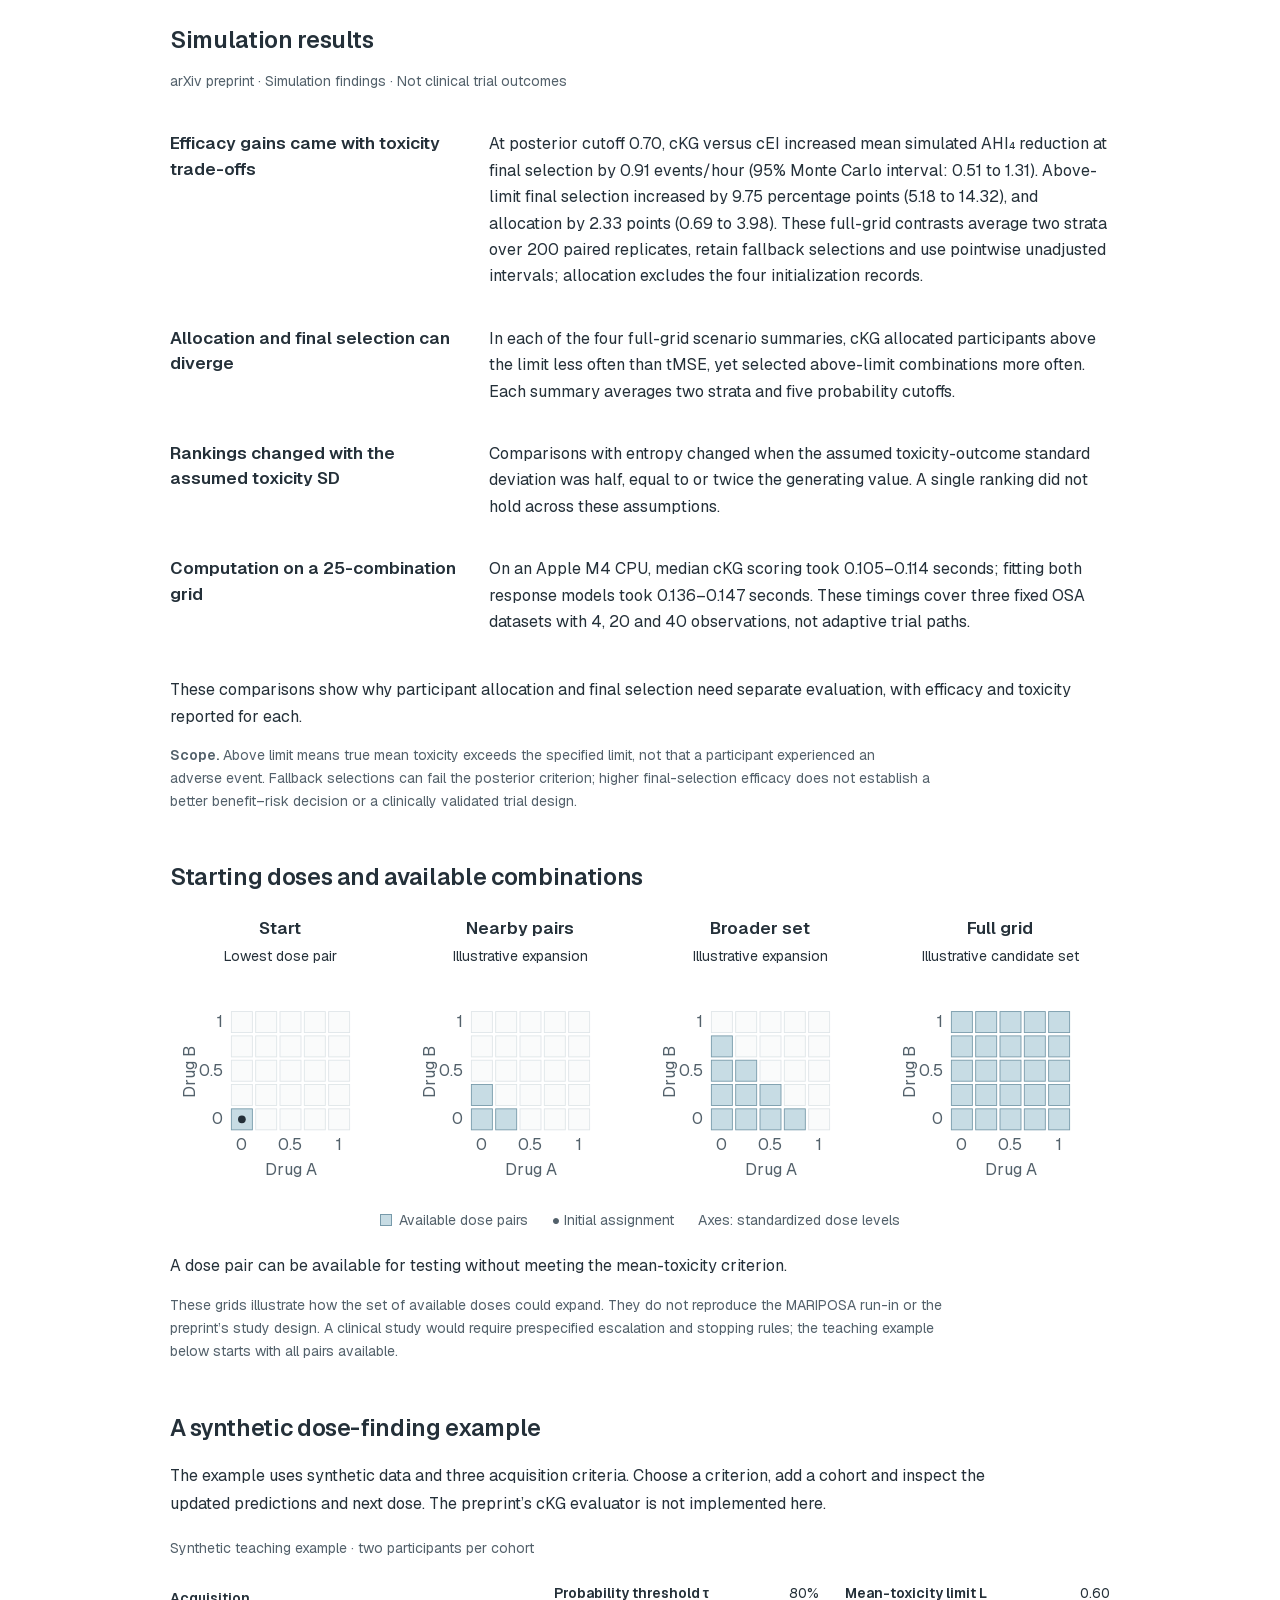
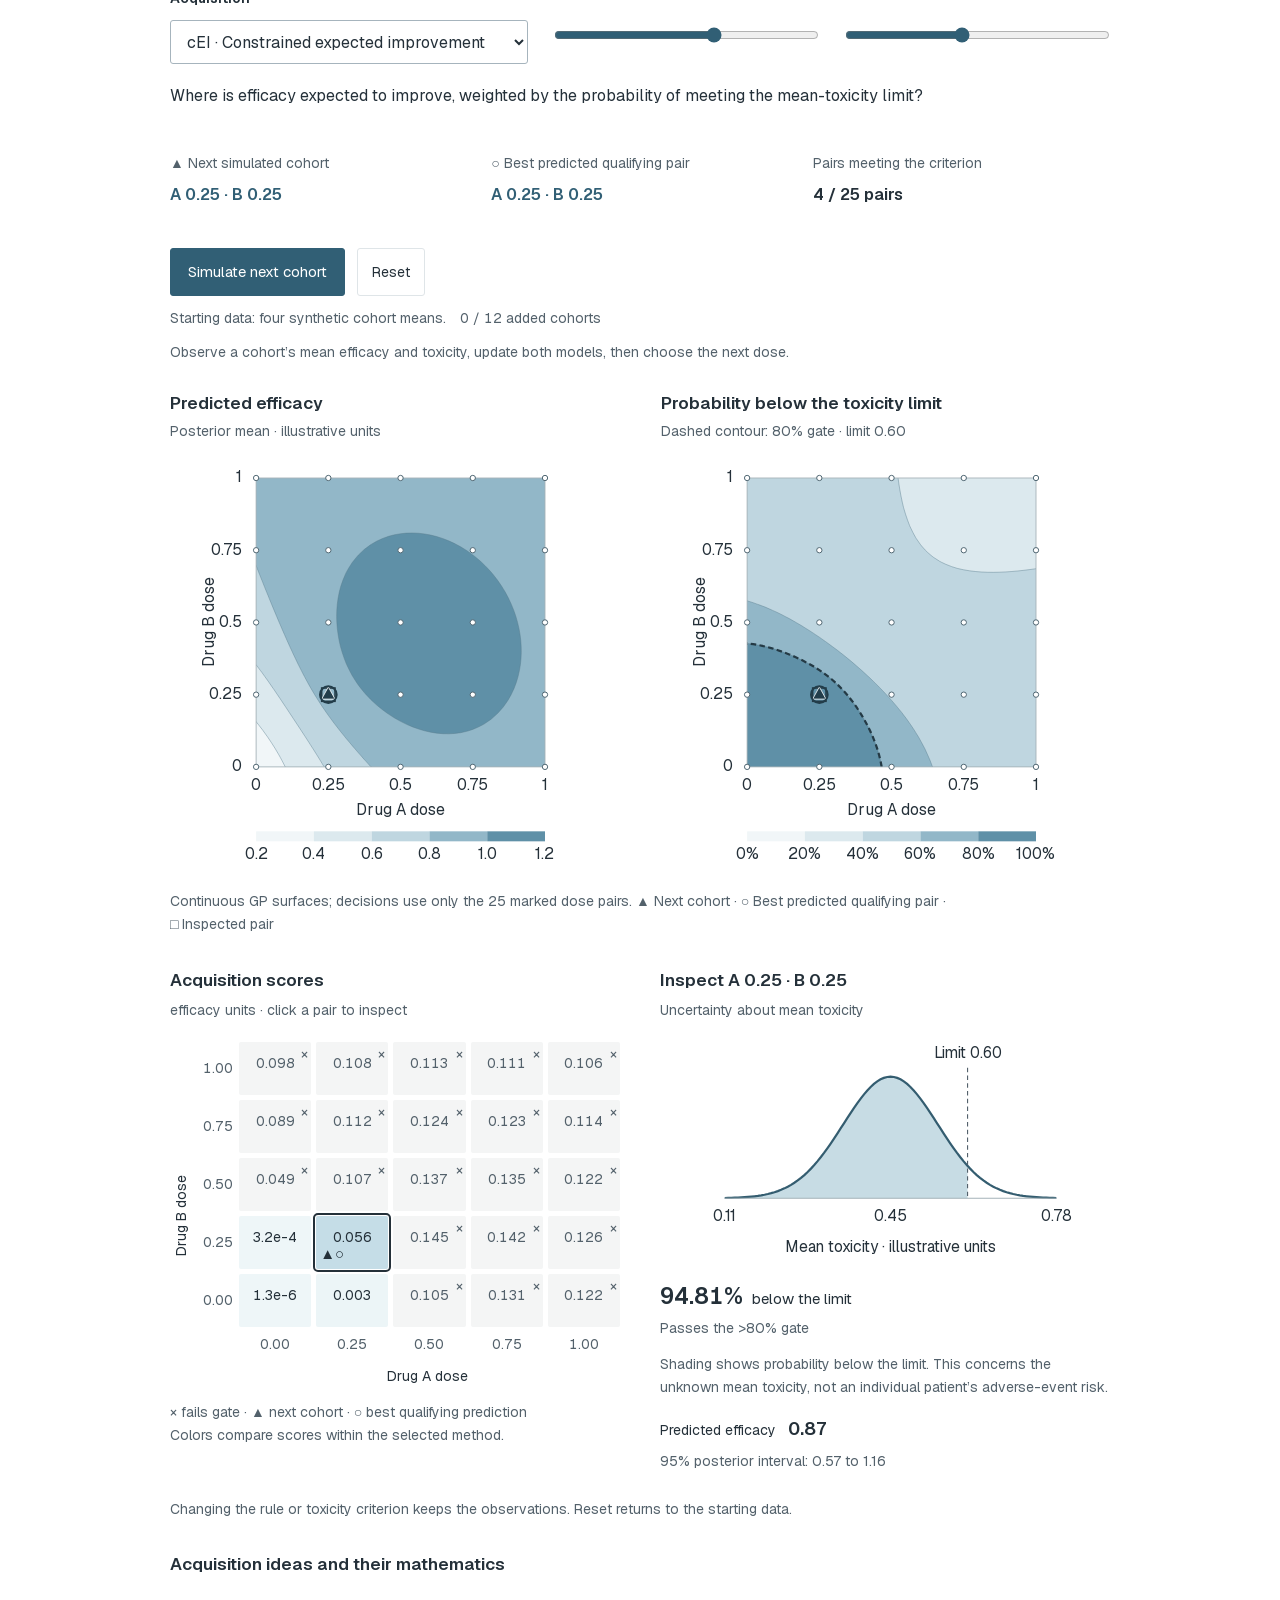
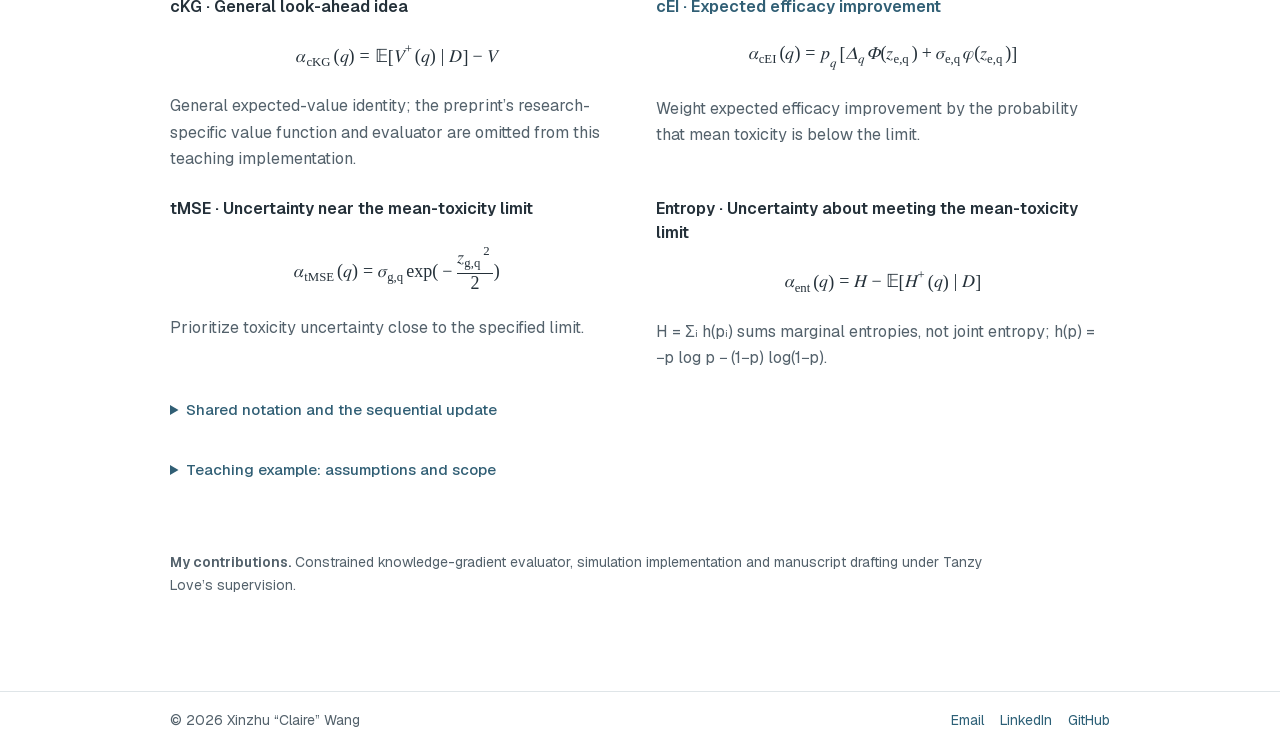
<file: research/bayesian-dose-finding/index.html>
<!DOCTYPE html><!-- Generated from claire-wang-portfolio. --><html lang="en"><head><meta charSet="utf-8"/><meta name="viewport" content="width=device-width, initial-scale=1"/><link rel="stylesheet" href="/_next/static/css/index.boQZVxHC.css" data-rsc-css-href="/_next/static/css/index.boQZVxHC.css" data-precedence="vite-rsc/importer-resources"/><link rel="modulepreload" fetchPriority="low" href="/_next/static/chunks/index-C1pdNnXp.js"/><script src="/_next/static/chunks/rolldown-runtime-C60lm6uB.js" type="module" async=""></script><script src="/_next/static/chunks/framework-BgSIrAUN.js" type="module" async=""></script><link rel="modulepreload" href="/_next/static/chunks/layout-segment-context-Bm828DXD.js" crossorigin=""/><link rel="modulepreload" href="/_next/static/chunks/bo-workbench-Da9VUbqZ.js" crossorigin=""/><title>Bayesian Optimization for Dose Finding with Two Agents: Participant Allocation and Final Selection | Xinzhu Claire Wang</title><meta name="description" content="arXiv preprint on constrained Bayesian optimization for participant allocation and final selection in two-agent dose-finding studies, with selected simulation findings and a synthetic teaching illustration."/><meta name="keywords" content="statistical learning,computational statistics,uncertainty quantification,stochastic optimization,high-dimensional inference,data science"/><meta name="author" content="Xinzhu Wang"/><meta name="author" content="Tanzy Love"/><meta name="robots" content="index, follow"/><meta name="googlebot" content="index, follow"/><meta property="og:title" content="Bayesian Optimization for Dose Finding with Two Agents: Participant Allocation and Final Selection | Xinzhu Claire Wang"/><meta property="og:description" content="arXiv preprint on constrained Bayesian optimization for participant allocation and final selection in two-agent dose-finding studies, with selected simulation findings and a synthetic teaching illustration."/><meta property="og:type" content="article"/><meta property="article:published_time" content="2026-10-07"/><meta property="article:author" content="Xinzhu Wang"/><meta property="article:author" content="Tanzy Love"/><meta name="twitter:card" content="summary"/><meta name="twitter:title" content="Bayesian Optimization for Dose Finding with Two Agents: Participant Allocation and Final Selection | Xinzhu Claire Wang"/><meta name="twitter:description" content="arXiv preprint on constrained Bayesian optimization for participant allocation and final selection in two-agent dose-finding studies, with selected simulation findings and a synthetic teaching illustration."/><link rel="canonical" href="https://clairexinzhuwang.github.io/research/bayesian-dose-finding/"/><meta name="citation_title" content="Bayesian Optimization for Dose Finding with Two Agents: Participant Allocation and Final Selection"/><meta name="citation_author" content="Xinzhu Wang"/><meta name="citation_author" content="Tanzy Love"/><meta name="citation_publication_date" content="2026/10/07"/><meta name="citation_doi" content="10.48550/arXiv.2610.09245"/><meta name="citation_pdf_url" content="https://arxiv.org/pdf/2610.09245"/><meta name="citation_arxiv_id" content="2610.09245"/><script>Object.assign(((self[Symbol.for("vinext.navigationRuntime")]??={bootstrap:{routeManifest:null},functions:{}}).bootstrap.rsc??={rsc:[]}),{params:{},nav:{"pathname":"/research/bayesian-dose-finding","searchParams":[]}})</script><link rel="modulepreload" href="/_next/static/chunks/index-C1pdNnXp.js" />
<link rel="preload" href="/_next/static/_vinext_fonts/geist-8ac0455e797f/geist-98bbbccb.woff2" as="font" type="font/woff2" crossorigin />
<link rel="preload" href="/_next/static/_vinext_fonts/geist-mono-00e989178794/geist-mono-013b2f2f.woff2" as="font" type="font/woff2" crossorigin />
<style data-vinext-fonts>/* cyrillic-ext */
@font-face {
  font-family: 'Geist';
  font-style: normal;
  font-weight: 100 900;
  font-display: swap;
  src: url(/_next/static/_vinext_fonts/geist-8ac0455e797f/geist-ff2310f5.woff2) format('woff2');
  unicode-range: U+0460-052F, U+1C80-1C8A, U+20B4, U+2DE0-2DFF, U+A640-A69F, U+FE2E-FE2F;
}
/* cyrillic */
@font-face {
  font-family: 'Geist';
  font-style: normal;
  font-weight: 100 900;
  font-display: swap;
  src: url(/_next/static/_vinext_fonts/geist-8ac0455e797f/geist-875ccdd4.woff2) format('woff2');
  unicode-range: U+0301, U+0400-045F, U+0490-0491, U+04B0-04B1, U+2116;
}
/* vietnamese */
@font-face {
  font-family: 'Geist';
  font-style: normal;
  font-weight: 100 900;
  font-display: swap;
  src: url(/_next/static/_vinext_fonts/geist-8ac0455e797f/geist-52306abf.woff2) format('woff2');
  unicode-range: U+0102-0103, U+0110-0111, U+0128-0129, U+0168-0169, U+01A0-01A1, U+01AF-01B0, U+0300-0301, U+0303-0304, U+0308-0309, U+0323, U+0329, U+1EA0-1EF9, U+20AB;
}
/* latin-ext */
@font-face {
  font-family: 'Geist';
  font-style: normal;
  font-weight: 100 900;
  font-display: swap;
  src: url(/_next/static/_vinext_fonts/geist-8ac0455e797f/geist-001175b1.woff2) format('woff2');
  unicode-range: U+0100-02BA, U+02BD-02C5, U+02C7-02CC, U+02CE-02D7, U+02DD-02FF, U+0304, U+0308, U+0329, U+1D00-1DBF, U+1E00-1E9F, U+1EF2-1EFF, U+2020, U+20A0-20AB, U+20AD-20C0, U+2113, U+2C60-2C7F, U+A720-A7FF;
}
/* latin */
@font-face {
  font-family: 'Geist';
  font-style: normal;
  font-weight: 100 900;
  font-display: swap;
  src: url(/_next/static/_vinext_fonts/geist-8ac0455e797f/geist-98bbbccb.woff2) format('woff2');
  unicode-range: U+0000-00FF, U+0131, U+0152-0153, U+02BB-02BC, U+02C6, U+02DA, U+02DC, U+0304, U+0308, U+0329, U+2000-206F, U+20AC, U+2122, U+2191, U+2193, U+2212, U+2215, U+FEFF, U+FFFD;
}

@font-face {
  font-family: 'Geist Fallback';
  src: local("Arial");
  ascent-override: 95.94%;
  descent-override: 28.16%;
  line-gap-override: 0.00%;
  size-adjust: 104.76%;
}

.__font_geist_19ysh9d { font-family: 'Geist', 'Geist Fallback'; font-style: normal; }

.__variable_geist_19ysh9d { --font-geist-sans: 'Geist', 'Geist Fallback'; }

/* cyrillic-ext */
@font-face {
  font-family: 'Geist Mono';
  font-style: normal;
  font-weight: 100 900;
  font-display: swap;
  src: url(/_next/static/_vinext_fonts/geist-mono-00e989178794/geist-mono-f6b33328.woff2) format('woff2');
  unicode-range: U+0460-052F, U+1C80-1C8A, U+20B4, U+2DE0-2DFF, U+A640-A69F, U+FE2E-FE2F;
}
/* cyrillic */
@font-face {
  font-family: 'Geist Mono';
  font-style: normal;
  font-weight: 100 900;
  font-display: swap;
  src: url(/_next/static/_vinext_fonts/geist-mono-00e989178794/geist-mono-44e03052.woff2) format('woff2');
  unicode-range: U+0301, U+0400-045F, U+0490-0491, U+04B0-04B1, U+2116;
}
/* symbols2 */
@font-face {
  font-family: 'Geist Mono';
  font-style: normal;
  font-weight: 100 900;
  font-display: swap;
  src: url(/_next/static/_vinext_fonts/geist-mono-00e989178794/geist-mono-0638449e.woff2) format('woff2');
  unicode-range: U+2000-2001, U+2004-2008, U+200A, U+23B8-23BD, U+2500-259F;
}
/* vietnamese */
@font-face {
  font-family: 'Geist Mono';
  font-style: normal;
  font-weight: 100 900;
  font-display: swap;
  src: url(/_next/static/_vinext_fonts/geist-mono-00e989178794/geist-mono-971fb274.woff2) format('woff2');
  unicode-range: U+0102-0103, U+0110-0111, U+0128-0129, U+0168-0169, U+01A0-01A1, U+01AF-01B0, U+0300-0301, U+0303-0304, U+0308-0309, U+0323, U+0329, U+1EA0-1EF9, U+20AB;
}
/* latin-ext */
@font-face {
  font-family: 'Geist Mono';
  font-style: normal;
  font-weight: 100 900;
  font-display: swap;
  src: url(/_next/static/_vinext_fonts/geist-mono-00e989178794/geist-mono-44745446.woff2) format('woff2');
  unicode-range: U+0100-02BA, U+02BD-02C5, U+02C7-02CC, U+02CE-02D7, U+02DD-02FF, U+0304, U+0308, U+0329, U+1D00-1DBF, U+1E00-1E9F, U+1EF2-1EFF, U+2020, U+20A0-20AB, U+20AD-20C0, U+2113, U+2C60-2C7F, U+A720-A7FF;
}
/* latin */
@font-face {
  font-family: 'Geist Mono';
  font-style: normal;
  font-weight: 100 900;
  font-display: swap;
  src: url(/_next/static/_vinext_fonts/geist-mono-00e989178794/geist-mono-013b2f2f.woff2) format('woff2');
  unicode-range: U+0000-00FF, U+0131, U+0152-0153, U+02BB-02BC, U+02C6, U+02DA, U+02DC, U+0304, U+0308, U+0329, U+2000-206F, U+20AC, U+2122, U+2191, U+2193, U+2212, U+2215, U+FEFF, U+FFFD;
}

@font-face {
  font-family: 'Geist Mono Fallback';
  src: local("Arial");
  ascent-override: 74.67%;
  descent-override: 21.92%;
  line-gap-override: 0.00%;
  size-adjust: 134.59%;
}

.__font_geist_mono_1001rt9 { font-family: 'Geist Mono', 'Geist Mono Fallback'; font-style: normal; }

.__variable_geist_mono_1001rt9 { --font-geist-mono: 'Geist Mono', 'Geist Mono Fallback'; }
</style>
</head><body class="__variable_geist_19ysh9d __variable_geist_mono_1001rt9 antialiased"><header class="site-header"><div class="header-inner"><a class="site-name" href="/" aria-label="Xinzhu Claire Wang, home">Xinzhu “Claire” Wang</a><nav class="desktop-nav" aria-label="Primary navigation"><a href="/research">Research</a><a href="/product">Applied Projects</a><a href="/health">Clinical Research</a><a href="/code">Software</a><a href="/talks">Talks</a></nav><details class="mobile-menu"><summary>Menu</summary><nav aria-label="Mobile navigation"><a href="/research">Research</a><a href="/product">Applied Projects</a><a href="/health">Clinical Research</a><a href="/code">Software</a><a href="/talks">Talks</a></nav></details></div></header><main class="page dose-research research-page"><script type="application/ld+json">{"@context":"https://schema.org","@type":"ScholarlyArticle","@id":"https://clairexinzhuwang.github.io/research/bayesian-dose-finding/#article","headline":"Bayesian Optimization for Dose Finding with Two Agents: Participant Allocation and Final Selection","name":"Bayesian Optimization for Dose Finding with Two Agents: Participant Allocation and Final Selection","identifier":[{"@type":"PropertyValue","propertyID":"DOI","value":"10.48550/arXiv.2610.09245"},{"@type":"PropertyValue","propertyID":"arXiv","value":"2610.09245"}],"datePublished":"2026-10-07","author":[{"@type":"Person","name":"Xinzhu Wang"},{"@type":"Person","name":"Tanzy Love"}],"url":"https://clairexinzhuwang.github.io/research/bayesian-dose-finding/","sameAs":["https://doi.org/10.48550/arXiv.2610.09245","https://arxiv.org/abs/2610.09245"],"isAccessibleForFree":true,"isPartOf":{"@type":"Periodical","name":"arXiv"},"hasPart":{"@type":"SoftwareSourceCode","name":"dose-combination-bo","codeRepository":"https://github.com/clairexinzhuwang/dose-combination-bo","programmingLanguage":"Python","license":"https://opensource.org/license/mit/"},"about":["Bayesian optimization","dose finding","clinical trial simulation"]}</script><p class="breadcrumbs"><a href="/health">Biostatistics</a> / Bayesian dose finding</p><header class="story-hero"><p class="eyebrow">Xinzhu Wang · Tanzy Love · arXiv preprint · 2026</p><h1>Bayesian Optimization for Dose Finding with Two Agents: Participant Allocation and Final Selection</h1><p class="project-advisors" data-project-advisors="bo">Advisor: <span><a href="https://www.urmc.rochester.edu/biostat/people/faculty/love" target="_blank" rel="noreferrer">Tanzy Love</a> (<!-- -->University of Rochester<!-- -->)</span>.</p><p>Dual-agent dose finding must balance efficacy and tolerability, both when assigning the next cohort and when recommending a final dose combination. Motivated by MARIPOSA’s results in obstructive sleep apnea (OSA), I developed a constrained knowledge-gradient evaluator to assess how another cohort could improve the final choice. My simulations evaluate participant allocation and final selection separately.</p><p class="methods">arXiv:<!-- -->2610.09245<!-- --> · <!-- -->stat.AP<!-- --> · 28 pages · 5 figures. Python code and selected reproducibility materials are public on GitHub under the MIT license.</p><div class="inline-links publication-links" aria-label="Dose-finding preprint links"><a href="https://doi.org/10.48550/arXiv.2610.09245" target="_blank" rel="noreferrer">DOI ↗</a><a href="https://arxiv.org/abs/2610.09245" target="_blank" rel="noreferrer">arXiv:<!-- -->2610.09245<!-- --> ↗</a><a href="https://github.com/clairexinzhuwang/dose-combination-bo" target="_blank" rel="noreferrer">GitHub code ↗</a><a href="https://arxiv.org/pdf/2610.09245" target="_blank" rel="noreferrer">PDF ↗</a></div><p><a href="/research/SIP2026_Wang_Love.pdf" target="_blank" rel="noreferrer">SIP 2026 poster (PDF) ↗</a></p></header><section class="story-section" id="mariposa"><h2>Clinical motivation: MARIPOSA and OSA</h2><figure class="mariposa-context" aria-label="Published MARIPOSA trial: four parallel treatment arms"><p class="methods">Published external trial · Phase II · Randomized, double-blind, placebo-controlled · 4 weeks</p><div class="mariposa-arms"><div><h3>AD109</h3><dl><div><dt>Aroxybutynin</dt><dd>2.5 mg</dd></div><div><dt>Atomoxetine</dt><dd>75 mg</dd></div></dl></div><div><h3>AD109</h3><dl><div><dt>Aroxybutynin</dt><dd>5 mg</dd></div><div><dt>Atomoxetine</dt><dd>75 mg</dd></div></dl></div><div><h3>Atomoxetine</h3><dl><div><dt>Aroxybutynin</dt><dd>—</dd></div><div><dt>Atomoxetine</dt><dd>75 mg</dd></div></dl></div><div><h3>Placebo</h3><dl><div><dt>Aroxybutynin</dt><dd>—</dd></div><div><dt>Atomoxetine</dt><dd>—</dd></div></dl></div></div><div class="mariposa-endpoints"><p><strong>Efficacy</strong> Change in AHI₄ from baseline to weeks 3–4: breathing events per hour, with ≥4% desaturation for hypopneas.</p><p><strong>Tolerability</strong> Adverse events, including dry mouth, insomnia and urinary hesitancy.</p></div><figcaption>The trial used a one-week lower-dose run-in before the assigned full doses. MARIPOSA motivated this project but did not use our BO algorithm. Its results describe the tested arms; responses at other two-drug combinations remain unknown. <a href="https://doi.org/10.1164/rccm.202306-1036OC" target="_blank" rel="noreferrer">Schweitzer et al., 2023 — primary publication ↗</a></figcaption></figure></section><section class="story-section"><h2>Two decisions in dose-finding research</h2><p>Bayesian optimization uses a response model and acquisition rule to choose what to test next. Final selection uses the accumulated evidence to recommend a combination.</p><figure class="dose-trial-diagram" aria-label="Bayesian optimization repeats observation, model updating and allocation; final selection is a separate decision"><ol class="dose-method-steps"><li><span class="dose-step-number" aria-hidden="true">01</span><h3>Observe</h3><p>Efficacy &amp; toxicity</p></li><li><span class="dose-step-number" aria-hidden="true">02</span><h3>Update</h3><p>Predictions &amp; uncertainty</p></li><li><span class="dose-step-number" aria-hidden="true">03</span><h3>Allocate</h3><p>Choose the next cohort’s dose pair</p></li></ol><div class="dose-kg-question"><strong>One-cohort lookahead</strong><span>How would one more cohort change the value of the final choice?</span></div><figcaption><strong>At study completion:</strong> apply the final-selection rule to the updated models. Choosing where to learn next and choosing a final dose are separate decisions.</figcaption></figure><p>This is a simulation study, not a MARIPOSA trial analysis or a complete clinical trial design.</p></section><section class="story-section research-findings" aria-label="Simulation results and interpretation"><h2>Simulation results</h2><p class="findings-scope">arXiv preprint · Simulation findings · Not clinical trial outcomes</p><div class="findings-list"><div class="finding-row"><h3>Efficacy gains came with toxicity trade-offs</h3><p>At posterior cutoff 0.70, cKG versus cEI increased mean simulated AHI₄ reduction at final selection by 0.91 events/hour (95% Monte Carlo interval: 0.51 to 1.31). Above-limit final selection increased by 9.75 percentage points (5.18 to 14.32), and allocation by 2.33 points (0.69 to 3.98). These full-grid contrasts average two strata over 200 paired replicates, retain fallback selections and use pointwise unadjusted intervals; allocation excludes the four initialization records.</p></div><div class="finding-row"><h3>Allocation and final selection can diverge</h3><p>In each of the four full-grid scenario summaries, cKG allocated participants above the limit less often than tMSE, yet selected above-limit combinations more often. Each summary averages two strata and five probability cutoffs.</p></div><div class="finding-row"><h3>Rankings changed with the assumed toxicity SD</h3><p>Comparisons with entropy changed when the assumed toxicity-outcome standard deviation was half, equal to or twice the generating value. A single ranking did not hold across these assumptions.</p></div><div class="finding-row"><h3>Computation on a 25-combination grid</h3><p>On an Apple M4 CPU, median cKG scoring took 0.105–0.114 seconds; fitting both response models took 0.136–0.147 seconds. These timings cover three fixed OSA datasets with 4, 20 and 40 observations, not adaptive trial paths.</p></div></div><div class="findings-relevance"><p>These comparisons show why participant allocation and final selection need separate evaluation, with efficacy and toxicity reported for each.</p></div><p class="findings-limitation"><strong>Scope.</strong> <!-- -->Above limit means true mean toxicity exceeds the specified limit, not that a participant experienced an adverse event. Fallback selections can fail the posterior criterion; higher final-selection efficacy does not establish a better benefit–risk decision or a clinically validated trial design.</p></section><section class="story-section" id="dose-start"><h2>Starting doses and available combinations</h2><figure class="dose-availability-figure" aria-label="Conceptual dose availability, not a clinical escalation protocol"><div class="dose-stage-grid"><div class="dose-stage"><h3>Start</h3><p>Lowest dose pair</p><svg viewBox="0 0 190 178" role="img" aria-label="Illustrative starting pair at the lowest standardized dose levels."><title>Start: Lowest dose pair</title><rect x="51" y="15" width="19" height="19" class="dose-cell-closed"></rect><rect x="73" y="15" width="19" height="19" class="dose-cell-closed"></rect><rect x="95" y="15" width="19" height="19" class="dose-cell-closed"></rect><rect x="117" y="15" width="19" height="19" class="dose-cell-closed"></rect><rect x="139" y="15" width="19" height="19" class="dose-cell-closed"></rect><rect x="51" y="37" width="19" height="19" class="dose-cell-closed"></rect><rect x="73" y="37" width="19" height="19" class="dose-cell-closed"></rect><rect x="95" y="37" width="19" height="19" class="dose-cell-closed"></rect><rect x="117" y="37" width="19" height="19" class="dose-cell-closed"></rect><rect x="139" y="37" width="19" height="19" class="dose-cell-closed"></rect><rect x="51" y="59" width="19" height="19" class="dose-cell-closed"></rect><rect x="73" y="59" width="19" height="19" class="dose-cell-closed"></rect><rect x="95" y="59" width="19" height="19" class="dose-cell-closed"></rect><rect x="117" y="59" width="19" height="19" class="dose-cell-closed"></rect><rect x="139" y="59" width="19" height="19" class="dose-cell-closed"></rect><rect x="51" y="81" width="19" height="19" class="dose-cell-closed"></rect><rect x="73" y="81" width="19" height="19" class="dose-cell-closed"></rect><rect x="95" y="81" width="19" height="19" class="dose-cell-closed"></rect><rect x="117" y="81" width="19" height="19" class="dose-cell-closed"></rect><rect x="139" y="81" width="19" height="19" class="dose-cell-closed"></rect><rect x="51" y="103" width="19" height="19" class="dose-cell-open"></rect><rect x="73" y="103" width="19" height="19" class="dose-cell-closed"></rect><rect x="95" y="103" width="19" height="19" class="dose-cell-closed"></rect><rect x="117" y="103" width="19" height="19" class="dose-cell-closed"></rect><rect x="139" y="103" width="19" height="19" class="dose-cell-closed"></rect><circle cx="60.5" cy="112.5" r="3.5" class="dose-initial-mark"></circle><g><text x="60.5" y="140" text-anchor="middle">0</text><text x="43" y="117" text-anchor="end">0</text></g><g><text x="104.5" y="140" text-anchor="middle">0.5</text><text x="43" y="73" text-anchor="end">0.5</text></g><g><text x="148.5" y="140" text-anchor="middle">1</text><text x="43" y="29" text-anchor="end">1</text></g><text x="105" y="163" text-anchor="middle">Drug A</text><text transform="translate(18 70) rotate(-90)" text-anchor="middle">Drug B</text></svg></div><div class="dose-stage"><h3>Nearby pairs</h3><p>Illustrative expansion</p><svg viewBox="0 0 190 178" role="img" aria-label="Nearby pairs: 3 candidate combinations shown."><title>Nearby pairs: Illustrative expansion</title><rect x="51" y="15" width="19" height="19" class="dose-cell-closed"></rect><rect x="73" y="15" width="19" height="19" class="dose-cell-closed"></rect><rect x="95" y="15" width="19" height="19" class="dose-cell-closed"></rect><rect x="117" y="15" width="19" height="19" class="dose-cell-closed"></rect><rect x="139" y="15" width="19" height="19" class="dose-cell-closed"></rect><rect x="51" y="37" width="19" height="19" class="dose-cell-closed"></rect><rect x="73" y="37" width="19" height="19" class="dose-cell-closed"></rect><rect x="95" y="37" width="19" height="19" class="dose-cell-closed"></rect><rect x="117" y="37" width="19" height="19" class="dose-cell-closed"></rect><rect x="139" y="37" width="19" height="19" class="dose-cell-closed"></rect><rect x="51" y="59" width="19" height="19" class="dose-cell-closed"></rect><rect x="73" y="59" width="19" height="19" class="dose-cell-closed"></rect><rect x="95" y="59" width="19" height="19" class="dose-cell-closed"></rect><rect x="117" y="59" width="19" height="19" class="dose-cell-closed"></rect><rect x="139" y="59" width="19" height="19" class="dose-cell-closed"></rect><rect x="51" y="81" width="19" height="19" class="dose-cell-open"></rect><rect x="73" y="81" width="19" height="19" class="dose-cell-closed"></rect><rect x="95" y="81" width="19" height="19" class="dose-cell-closed"></rect><rect x="117" y="81" width="19" height="19" class="dose-cell-closed"></rect><rect x="139" y="81" width="19" height="19" class="dose-cell-closed"></rect><rect x="51" y="103" width="19" height="19" class="dose-cell-open"></rect><rect x="73" y="103" width="19" height="19" class="dose-cell-open"></rect><rect x="95" y="103" width="19" height="19" class="dose-cell-closed"></rect><rect x="117" y="103" width="19" height="19" class="dose-cell-closed"></rect><rect x="139" y="103" width="19" height="19" class="dose-cell-closed"></rect><g><text x="60.5" y="140" text-anchor="middle">0</text><text x="43" y="117" text-anchor="end">0</text></g><g><text x="104.5" y="140" text-anchor="middle">0.5</text><text x="43" y="73" text-anchor="end">0.5</text></g><g><text x="148.5" y="140" text-anchor="middle">1</text><text x="43" y="29" text-anchor="end">1</text></g><text x="105" y="163" text-anchor="middle">Drug A</text><text transform="translate(18 70) rotate(-90)" text-anchor="middle">Drug B</text></svg></div><div class="dose-stage"><h3>Broader set</h3><p>Illustrative expansion</p><svg viewBox="0 0 190 178" role="img" aria-label="Broader set: 10 candidate combinations shown."><title>Broader set: Illustrative expansion</title><rect x="51" y="15" width="19" height="19" class="dose-cell-closed"></rect><rect x="73" y="15" width="19" height="19" class="dose-cell-closed"></rect><rect x="95" y="15" width="19" height="19" class="dose-cell-closed"></rect><rect x="117" y="15" width="19" height="19" class="dose-cell-closed"></rect><rect x="139" y="15" width="19" height="19" class="dose-cell-closed"></rect><rect x="51" y="37" width="19" height="19" class="dose-cell-open"></rect><rect x="73" y="37" width="19" height="19" class="dose-cell-closed"></rect><rect x="95" y="37" width="19" height="19" class="dose-cell-closed"></rect><rect x="117" y="37" width="19" height="19" class="dose-cell-closed"></rect><rect x="139" y="37" width="19" height="19" class="dose-cell-closed"></rect><rect x="51" y="59" width="19" height="19" class="dose-cell-open"></rect><rect x="73" y="59" width="19" height="19" class="dose-cell-open"></rect><rect x="95" y="59" width="19" height="19" class="dose-cell-closed"></rect><rect x="117" y="59" width="19" height="19" class="dose-cell-closed"></rect><rect x="139" y="59" width="19" height="19" class="dose-cell-closed"></rect><rect x="51" y="81" width="19" height="19" class="dose-cell-open"></rect><rect x="73" y="81" width="19" height="19" class="dose-cell-open"></rect><rect x="95" y="81" width="19" height="19" class="dose-cell-open"></rect><rect x="117" y="81" width="19" height="19" class="dose-cell-closed"></rect><rect x="139" y="81" width="19" height="19" class="dose-cell-closed"></rect><rect x="51" y="103" width="19" height="19" class="dose-cell-open"></rect><rect x="73" y="103" width="19" height="19" class="dose-cell-open"></rect><rect x="95" y="103" width="19" height="19" class="dose-cell-open"></rect><rect x="117" y="103" width="19" height="19" class="dose-cell-open"></rect><rect x="139" y="103" width="19" height="19" class="dose-cell-closed"></rect><g><text x="60.5" y="140" text-anchor="middle">0</text><text x="43" y="117" text-anchor="end">0</text></g><g><text x="104.5" y="140" text-anchor="middle">0.5</text><text x="43" y="73" text-anchor="end">0.5</text></g><g><text x="148.5" y="140" text-anchor="middle">1</text><text x="43" y="29" text-anchor="end">1</text></g><text x="105" y="163" text-anchor="middle">Drug A</text><text transform="translate(18 70) rotate(-90)" text-anchor="middle">Drug B</text></svg></div><div class="dose-stage"><h3>Full grid</h3><p>Illustrative candidate set</p><svg viewBox="0 0 190 178" role="img" aria-label="Full grid: 25 candidate combinations shown."><title>Full grid: Illustrative candidate set</title><rect x="51" y="15" width="19" height="19" class="dose-cell-open"></rect><rect x="73" y="15" width="19" height="19" class="dose-cell-open"></rect><rect x="95" y="15" width="19" height="19" class="dose-cell-open"></rect><rect x="117" y="15" width="19" height="19" class="dose-cell-open"></rect><rect x="139" y="15" width="19" height="19" class="dose-cell-open"></rect><rect x="51" y="37" width="19" height="19" class="dose-cell-open"></rect><rect x="73" y="37" width="19" height="19" class="dose-cell-open"></rect><rect x="95" y="37" width="19" height="19" class="dose-cell-open"></rect><rect x="117" y="37" width="19" height="19" class="dose-cell-open"></rect><rect x="139" y="37" width="19" height="19" class="dose-cell-open"></rect><rect x="51" y="59" width="19" height="19" class="dose-cell-open"></rect><rect x="73" y="59" width="19" height="19" class="dose-cell-open"></rect><rect x="95" y="59" width="19" height="19" class="dose-cell-open"></rect><rect x="117" y="59" width="19" height="19" class="dose-cell-open"></rect><rect x="139" y="59" width="19" height="19" class="dose-cell-open"></rect><rect x="51" y="81" width="19" height="19" class="dose-cell-open"></rect><rect x="73" y="81" width="19" height="19" class="dose-cell-open"></rect><rect x="95" y="81" width="19" height="19" class="dose-cell-open"></rect><rect x="117" y="81" width="19" height="19" class="dose-cell-open"></rect><rect x="139" y="81" width="19" height="19" class="dose-cell-open"></rect><rect x="51" y="103" width="19" height="19" class="dose-cell-open"></rect><rect x="73" y="103" width="19" height="19" class="dose-cell-open"></rect><rect x="95" y="103" width="19" height="19" class="dose-cell-open"></rect><rect x="117" y="103" width="19" height="19" class="dose-cell-open"></rect><rect x="139" y="103" width="19" height="19" class="dose-cell-open"></rect><g><text x="60.5" y="140" text-anchor="middle">0</text><text x="43" y="117" text-anchor="end">0</text></g><g><text x="104.5" y="140" text-anchor="middle">0.5</text><text x="43" y="73" text-anchor="end">0.5</text></g><g><text x="148.5" y="140" text-anchor="middle">1</text><text x="43" y="29" text-anchor="end">1</text></g><text x="105" y="163" text-anchor="middle">Drug A</text><text transform="translate(18 70) rotate(-90)" text-anchor="middle">Drug B</text></svg></div></div><div class="dose-stage-legend"><span><i aria-hidden="true"></i>Available dose pairs</span><span>● Initial assignment</span><span>Axes: standardized dose levels</span></div><p class="dose-stage-takeaway">A dose pair can be available for testing without meeting the mean-toxicity criterion.</p><figcaption>These grids illustrate how the set of available doses could expand. They do not reproduce the MARIPOSA run-in or the preprint’s study design. A clinical study would require prespecified escalation and stopping rules; the teaching example below starts with all pairs available.</figcaption></figure></section><section class="story-section" id="decisions"><h2>A synthetic dose-finding example</h2><p>The example uses synthetic data and three acquisition criteria. Choose a criterion, add a cohort and inspect the updated predictions and next dose. The preprint’s cKG evaluator is not implemented here.</p><div class="bo-workbench"><p class="bo-scope">Synthetic teaching example · two participants per cohort</p><div class="bo-controls"><div><label for="bo-acquisition">Acquisition</label><select id="bo-acquisition"><option value="cEI" selected="">cEI · Constrained expected improvement</option><option value="tMSE">tMSE · Targeted mean squared error</option><option value="entropy">Entropy reduction</option><option disabled="">cKG · not in this teaching tool</option></select></div><div><label for="bo-gate">Probability threshold τ <output for="bo-gate">80<!-- -->%</output></label><input id="bo-gate" type="range" min="50" max="99" step="1" aria-valuetext="80 percent; probability must be strictly greater" value="80"/></div><div><label for="bo-limit">Mean-toxicity limit L <output for="bo-limit">0.60</output></label><input id="bo-limit" type="range" min="25" max="105" step="1" aria-valuetext="0.60 illustrative toxicity units" value="60"/></div></div><p class="bo-rule-question">Where is efficacy expected to improve, weighted by the probability of meeting the mean-toxicity limit?</p><div class="bo-decisions" aria-live="polite" aria-atomic="true"><div><span>▲ Next simulated cohort</span><button type="button">A 0.25 · B 0.25</button></div><div><span>○ Best predicted qualifying pair</span><button type="button">A 0.25 · B 0.25</button></div><div><span>Pairs meeting the criterion</span><strong>4<!-- --> / 25 pairs</strong></div></div><div class="bo-sequence-controls"><div><button type="button" class="bo-step-button">Simulate next cohort</button><button class="bo-reset" type="button">Reset</button></div><p aria-live="polite">Starting data: four synthetic cohort means.<!-- --> <span>0<!-- --> / 12 added cohorts</span></p><p>Observe a cohort’s mean efficacy and toxicity, update both models, then choose the next dose.</p></div><div class="bo-contours"><div class="bo-contour-pair"><figure><h3>Predicted efficacy</h3><p>Posterior mean · illustrative units</p><svg viewBox="0 0 360 372" role="img" aria-label="Contour map of predicted mean efficacy across the two-drug dose space."><title>Posterior mean efficacy</title><defs><clipPath id="bo-efficacy-clip"><rect x="55" y="18" width="260" height="260"></rect></clipPath></defs><g clip-path="url(#bo-efficacy-clip)"><rect x="55" y="18" width="260" height="260" fill="#f1f6f8"></rect><path d="M317.708,278 L317.708,272.583 L317.708,267.167 L317.708,261.75 L317.708,256.333 L317.708,250.917 L317.708,245.5 L317.708,240.083 L317.708,234.667 L317.708,229.25 L317.708,223.833 L317.708,218.417 L317.708,213 L317.708,207.583 L317.708,202.167 L317.708,196.75 L317.708,191.333 L317.708,185.917 L317.708,180.5 L317.708,175.083 L317.708,169.667 L317.708,164.25 L317.708,158.833 L317.708,153.417 L317.708,148 L317.708,142.583 L317.708,137.167 L317.708,131.75 L317.708,126.333 L317.708,120.917 L317.708,115.5 L317.708,110.083 L317.708,104.667 L317.708,99.25 L317.708,93.833 L317.708,88.417 L317.708,83 L317.708,77.583 L317.708,72.167 L317.708,66.75 L317.708,61.333 L317.708,55.917 L317.708,50.5 L317.708,45.083 L317.708,39.667 L317.708,34.25 L317.708,28.833 L317.708,23.417 L317.708,18 L315,15.292 L309.583,15.292 L304.167,15.292 L298.75,15.292 L293.333,15.292 L287.917,15.292 L282.5,15.292 L277.083,15.292 L271.667,15.292 L266.25,15.292 L260.833,15.292 L255.417,15.292 L250,15.292 L244.583,15.292 L239.167,15.292 L233.75,15.292 L228.333,15.292 L222.917,15.292 L217.5,15.292 L212.083,15.292 L206.667,15.292 L201.25,15.292 L195.833,15.292 L190.417,15.292 L185,15.292 L179.583,15.292 L174.167,15.292 L168.75,15.292 L163.333,15.292 L157.917,15.292 L152.5,15.292 L147.083,15.292 L141.667,15.292 L136.25,15.292 L130.833,15.292 L125.417,15.292 L120,15.292 L114.583,15.292 L109.167,15.292 L103.75,15.292 L98.333,15.292 L92.917,15.292 L87.5,15.292 L82.083,15.292 L76.667,15.292 L71.25,15.292 L65.833,15.292 L60.417,15.292 L55,15.292 L52.292,18 L52.292,23.417 L52.292,28.833 L52.292,34.25 L52.292,39.667 L52.292,45.083 L52.292,50.5 L52.292,55.917 L52.292,61.333 L52.292,66.75 L52.292,72.167 L52.292,77.583 L52.292,83 L52.292,88.417 L52.292,93.833 L52.292,99.25 L52.292,104.667 L52.292,110.083 L52.292,115.5 L52.292,120.917 L52.292,126.333 L52.292,131.75 L52.292,137.167 L52.292,142.583 L52.292,148 L52.292,153.417 L52.292,158.833 L52.292,164.25 L52.292,169.667 L52.292,175.083 L52.292,180.5 L52.292,185.917 L52.292,191.333 L52.292,196.75 L52.292,202.167 L52.292,207.583 L52.292,213 L52.292,218.417 L52.292,223.833 L52.292,229.25 L52.292,234.667 L55,237.339 L57.169,240.083 L60.417,244.251 L61.334,245.5 L65.226,250.917 L65.833,251.788 L68.851,256.333 L71.25,260.073 L72.288,261.75 L75.48,267.167 L76.667,269.301 L78.448,272.583 L81.202,278 L82.083,280.708 L87.5,280.708 L92.917,280.708 L98.333,280.708 L103.75,280.708 L109.167,280.708 L114.583,280.708 L120,280.708 L125.417,280.708 L130.833,280.708 L136.25,280.708 L141.667,280.708 L147.083,280.708 L152.5,280.708 L157.917,280.708 L163.333,280.708 L168.75,280.708 L174.167,280.708 L179.583,280.708 L185,280.708 L190.417,280.708 L195.833,280.708 L201.25,280.708 L206.667,280.708 L212.083,280.708 L217.5,280.708 L222.917,280.708 L228.333,280.708 L233.75,280.708 L239.167,280.708 L244.583,280.708 L250,280.708 L255.417,280.708 L260.833,280.708 L266.25,280.708 L271.667,280.708 L277.083,280.708 L282.5,280.708 L287.917,280.708 L293.333,280.708 L298.75,280.708 L304.167,280.708 L309.583,280.708 L315,280.708 L317.708,278Z" fill="#dce9ee" stroke="#577b8b" stroke-opacity=".55" stroke-width=".7" fill-rule="evenodd"></path><path d="M317.708,278 L317.708,272.583 L317.708,267.167 L317.708,261.75 L317.708,256.333 L317.708,250.917 L317.708,245.5 L317.708,240.083 L317.708,234.667 L317.708,229.25 L317.708,223.833 L317.708,218.417 L317.708,213 L317.708,207.583 L317.708,202.167 L317.708,196.75 L317.708,191.333 L317.708,185.917 L317.708,180.5 L317.708,175.083 L317.708,169.667 L317.708,164.25 L317.708,158.833 L317.708,153.417 L317.708,148 L317.708,142.583 L317.708,137.167 L317.708,131.75 L317.708,126.333 L317.708,120.917 L317.708,115.5 L317.708,110.083 L317.708,104.667 L317.708,99.25 L317.708,93.833 L317.708,88.417 L317.708,83 L317.708,77.583 L317.708,72.167 L317.708,66.75 L317.708,61.333 L317.708,55.917 L317.708,50.5 L317.708,45.083 L317.708,39.667 L317.708,34.25 L317.708,28.833 L317.708,23.417 L317.708,18 L315,15.292 L309.583,15.292 L304.167,15.292 L298.75,15.292 L293.333,15.292 L287.917,15.292 L282.5,15.292 L277.083,15.292 L271.667,15.292 L266.25,15.292 L260.833,15.292 L255.417,15.292 L250,15.292 L244.583,15.292 L239.167,15.292 L233.75,15.292 L228.333,15.292 L222.917,15.292 L217.5,15.292 L212.083,15.292 L206.667,15.292 L201.25,15.292 L195.833,15.292 L190.417,15.292 L185,15.292 L179.583,15.292 L174.167,15.292 L168.75,15.292 L163.333,15.292 L157.917,15.292 L152.5,15.292 L147.083,15.292 L141.667,15.292 L136.25,15.292 L130.833,15.292 L125.417,15.292 L120,15.292 L114.583,15.292 L109.167,15.292 L103.75,15.292 L98.333,15.292 L92.917,15.292 L87.5,15.292 L82.083,15.292 L76.667,15.292 L71.25,15.292 L65.833,15.292 L60.417,15.292 L55,15.292 L52.292,18 L52.292,23.417 L52.292,28.833 L52.292,34.25 L52.292,39.667 L52.292,45.083 L52.292,50.5 L52.292,55.917 L52.292,61.333 L52.292,66.75 L52.292,72.167 L52.292,77.583 L52.292,83 L52.292,88.417 L52.292,93.833 L52.292,99.25 L52.292,104.667 L52.292,110.083 L52.292,115.5 L52.292,120.917 L52.292,126.333 L52.292,131.75 L52.292,137.167 L52.292,142.583 L52.292,148 L52.292,153.417 L52.292,158.833 L52.292,164.25 L52.292,169.667 L52.292,175.083 L52.292,180.5 L52.292,185.917 L55,186.121 L58.911,191.333 L60.417,193.31 L62.87,196.75 L65.833,200.849 L66.733,202.167 L70.491,207.583 L71.25,208.661 L74.17,213 L76.667,216.667 L77.819,218.417 L81.43,223.833 L82.083,224.804 L85.014,229.25 L87.5,232.996 L88.597,234.667 L92.165,240.083 L92.917,241.229 L95.723,245.5 L98.333,249.508 L99.261,250.917 L102.766,256.333 L103.75,257.891 L106.237,261.75 L109.167,266.431 L109.64,267.167 L112.988,272.583 L114.583,275.277 L116.252,278 L120,280.708 L125.417,280.708 L130.833,280.708 L136.25,280.708 L141.667,280.708 L147.083,280.708 L152.5,280.708 L157.917,280.708 L163.333,280.708 L168.75,280.708 L174.167,280.708 L179.583,280.708 L185,280.708 L190.417,280.708 L195.833,280.708 L201.25,280.708 L206.667,280.708 L212.083,280.708 L217.5,280.708 L222.917,280.708 L228.333,280.708 L233.75,280.708 L239.167,280.708 L244.583,280.708 L250,280.708 L255.417,280.708 L260.833,280.708 L266.25,280.708 L271.667,280.708 L277.083,280.708 L282.5,280.708 L287.917,280.708 L293.333,280.708 L298.75,280.708 L304.167,280.708 L309.583,280.708 L315,280.708 L317.708,278Z" fill="#bfd6e0" stroke="#577b8b" stroke-opacity=".55" stroke-width=".7" fill-rule="evenodd"></path><path d="M317.708,278 L317.708,272.583 L317.708,267.167 L317.708,261.75 L317.708,256.333 L317.708,250.917 L317.708,245.5 L317.708,240.083 L317.708,234.667 L317.708,229.25 L317.708,223.833 L317.708,218.417 L317.708,213 L317.708,207.583 L317.708,202.167 L317.708,196.75 L317.708,191.333 L317.708,185.917 L317.708,180.5 L317.708,175.083 L317.708,169.667 L317.708,164.25 L317.708,158.833 L317.708,153.417 L317.708,148 L317.708,142.583 L317.708,137.167 L317.708,131.75 L317.708,126.333 L317.708,120.917 L317.708,115.5 L317.708,110.083 L317.708,104.667 L317.708,99.25 L317.708,93.833 L317.708,88.417 L317.708,83 L317.708,77.583 L317.708,72.167 L317.708,66.75 L317.708,61.333 L317.708,55.917 L317.708,50.5 L317.708,45.083 L317.708,39.667 L317.708,34.25 L317.708,28.833 L317.708,23.417 L317.708,18 L315,15.292 L309.583,15.292 L304.167,15.292 L298.75,15.292 L293.333,15.292 L287.917,15.292 L282.5,15.292 L277.083,15.292 L271.667,15.292 L266.25,15.292 L260.833,15.292 L255.417,15.292 L250,15.292 L244.583,15.292 L239.167,15.292 L233.75,15.292 L228.333,15.292 L222.917,15.292 L217.5,15.292 L212.083,15.292 L206.667,15.292 L201.25,15.292 L195.833,15.292 L190.417,15.292 L185,15.292 L179.583,15.292 L174.167,15.292 L168.75,15.292 L163.333,15.292 L157.917,15.292 L152.5,15.292 L147.083,15.292 L141.667,15.292 L136.25,15.292 L130.833,15.292 L125.417,15.292 L120,15.292 L114.583,15.292 L109.167,15.292 L103.75,15.292 L98.333,15.292 L92.917,15.292 L87.5,15.292 L82.083,15.292 L76.667,15.292 L71.25,15.292 L65.833,15.292 L60.417,15.292 L55,15.292 L52.292,18 L52.292,23.417 L52.292,28.833 L52.292,34.25 L52.292,39.667 L52.292,45.083 L52.292,50.5 L52.292,55.917 L52.292,61.333 L52.292,66.75 L52.292,72.167 L52.292,77.583 L52.292,83 L52.292,88.417 L52.292,93.833 L55,96.839 L55.913,99.25 L58.052,104.667 L60.223,110.083 L60.417,110.539 L62.385,115.5 L64.573,120.917 L65.833,123.926 L66.78,126.333 L68.997,131.75 L71.249,137.167 L71.25,137.169 L73.508,142.583 L75.803,148 L76.667,149.952 L78.126,153.417 L80.483,158.833 L82.083,162.399 L82.882,164.25 L85.324,169.667 L87.5,174.374 L87.818,175.083 L90.379,180.5 L92.917,185.74 L93.001,185.917 L95.724,191.333 L98.333,196.382 L98.523,196.75 L101.461,202.167 L103.75,206.249 L104.506,207.583 L107.714,213 L109.167,215.366 L111.084,218.417 L114.583,223.819 L114.593,223.833 L118.338,229.25 L120,231.615 L122.236,234.667 L125.417,238.969 L126.281,240.083 L130.485,245.5 L130.833,245.95 L134.872,250.917 L136.25,252.638 L139.377,256.333 L141.667,259.102 L143.989,261.75 L147.083,265.384 L148.697,267.167 L152.5,271.519 L153.492,272.583 L157.917,277.533 L158.363,278 L163.333,280.708 L168.75,280.708 L174.167,280.708 L179.583,280.708 L185,280.708 L190.417,280.708 L195.833,280.708 L201.25,280.708 L206.667,280.708 L212.083,280.708 L217.5,280.708 L222.917,280.708 L228.333,280.708 L233.75,280.708 L239.167,280.708 L244.583,280.708 L250,280.708 L255.417,280.708 L260.833,280.708 L266.25,280.708 L271.667,280.708 L277.083,280.708 L282.5,280.708 L287.917,280.708 L293.333,280.708 L298.75,280.708 L304.167,280.708 L309.583,280.708 L315,280.708 L317.708,278Z" fill="#92b7c8" stroke="#577b8b" stroke-opacity=".55" stroke-width=".7" fill-rule="evenodd"></path><path d="M246.267,245.5 L250,244.262 L255.417,241.95 L258.977,240.083 L260.833,238.989 L266.25,235.247 L266.993,234.667 L271.667,230.505 L272.937,229.25 L277.083,224.518 L277.638,223.833 L281.433,218.417 L282.5,216.614 L284.538,213 L287.075,207.583 L287.917,205.394 L289.124,202.167 L290.746,196.75 L291.981,191.333 L292.86,185.917 L293.333,181.223 L293.406,180.5 L293.638,175.083 L293.565,169.667 L293.333,166.275 L293.195,164.25 L292.535,158.833 L291.582,153.417 L290.334,148 L288.785,142.583 L287.917,140.03 L286.928,137.167 L284.749,131.75 L282.5,126.898 L282.231,126.333 L279.347,120.917 L277.083,117.131 L276.071,115.5 L272.359,110.083 L271.667,109.156 L268.145,104.667 L266.25,102.443 L263.361,99.25 L260.833,96.653 L257.888,93.833 L255.417,91.612 L251.553,88.417 L250,87.2 L244.583,83.338 L244.059,83 L239.167,79.975 L234.762,77.583 L233.75,77.052 L228.333,74.551 L222.917,72.442 L222.068,72.167 L217.5,70.713 L212.083,69.353 L206.667,68.361 L201.25,67.735 L195.833,67.48 L190.417,67.609 L185,68.139 L179.583,69.097 L174.167,70.518 L169.541,72.167 L168.75,72.453 L163.333,74.967 L158.872,77.583 L157.917,78.163 L152.5,82.186 L151.589,83 L147.083,87.277 L146.074,88.417 L141.667,93.833 L141.667,93.834 L138.218,99.25 L136.25,102.784 L135.346,104.667 L133.074,110.083 L131.201,115.5 L130.833,116.784 L129.801,120.917 L128.763,126.333 L128.043,131.75 L127.626,137.167 L127.5,142.583 L127.654,148 L128.08,153.417 L128.768,158.833 L129.714,164.25 L130.833,169.305 L130.918,169.667 L132.501,175.083 L134.349,180.5 L136.25,185.369 L136.479,185.917 L139.096,191.333 L141.667,196.156 L142.01,196.75 L145.497,202.167 L147.083,204.439 L149.478,207.583 L152.5,211.29 L154.028,213 L157.917,217.113 L159.274,218.417 L163.333,222.151 L165.352,223.833 L168.75,226.578 L172.408,229.25 L174.167,230.509 L179.583,233.982 L180.795,234.667 L185,237.018 L190.417,239.711 L191.301,240.083 L195.833,241.994 L201.25,243.94 L206.493,245.5 L206.667,245.552 L212.083,246.767 L217.5,247.63 L222.917,248.125 L228.333,248.232 L233.75,247.931 L239.167,247.196 L244.583,246.002 L246.267,245.5Z" fill="#5f90a7" stroke="#577b8b" stroke-opacity=".55" stroke-width=".7" fill-rule="evenodd"></path></g><rect x="55" y="18" width="260" height="260" fill="none" stroke="#a5b2b8" stroke-width=".8"></rect><circle cx="55" cy="278" r="2.4" fill="white" stroke="#506773" stroke-width=".9"><title>Candidate A 0.00, B 0.00</title></circle><circle cx="120" cy="278" r="2.4" fill="white" stroke="#506773" stroke-width=".9"><title>Candidate A 0.25, B 0.00</title></circle><circle cx="185" cy="278" r="2.4" fill="white" stroke="#506773" stroke-width=".9"><title>Candidate A 0.50, B 0.00</title></circle><circle cx="250" cy="278" r="2.4" fill="white" stroke="#506773" stroke-width=".9"><title>Candidate A 0.75, B 0.00</title></circle><circle cx="315" cy="278" r="2.4" fill="white" stroke="#506773" stroke-width=".9"><title>Candidate A 1.00, B 0.00</title></circle><circle cx="55" cy="213" r="2.4" fill="white" stroke="#506773" stroke-width=".9"><title>Candidate A 0.00, B 0.25</title></circle><circle cx="120" cy="213" r="2.4" fill="white" stroke="#506773" stroke-width=".9"><title>Candidate A 0.25, B 0.25</title></circle><circle cx="185" cy="213" r="2.4" fill="white" stroke="#506773" stroke-width=".9"><title>Candidate A 0.50, B 0.25</title></circle><circle cx="250" cy="213" r="2.4" fill="white" stroke="#506773" stroke-width=".9"><title>Candidate A 0.75, B 0.25</title></circle><circle cx="315" cy="213" r="2.4" fill="white" stroke="#506773" stroke-width=".9"><title>Candidate A 1.00, B 0.25</title></circle><circle cx="55" cy="148" r="2.4" fill="white" stroke="#506773" stroke-width=".9"><title>Candidate A 0.00, B 0.50</title></circle><circle cx="120" cy="148" r="2.4" fill="white" stroke="#506773" stroke-width=".9"><title>Candidate A 0.25, B 0.50</title></circle><circle cx="185" cy="148" r="2.4" fill="white" stroke="#506773" stroke-width=".9"><title>Candidate A 0.50, B 0.50</title></circle><circle cx="250" cy="148" r="2.4" fill="white" stroke="#506773" stroke-width=".9"><title>Candidate A 0.75, B 0.50</title></circle><circle cx="315" cy="148" r="2.4" fill="white" stroke="#506773" stroke-width=".9"><title>Candidate A 1.00, B 0.50</title></circle><circle cx="55" cy="83" r="2.4" fill="white" stroke="#506773" stroke-width=".9"><title>Candidate A 0.00, B 0.75</title></circle><circle cx="120" cy="83" r="2.4" fill="white" stroke="#506773" stroke-width=".9"><title>Candidate A 0.25, B 0.75</title></circle><circle cx="185" cy="83" r="2.4" fill="white" stroke="#506773" stroke-width=".9"><title>Candidate A 0.50, B 0.75</title></circle><circle cx="250" cy="83" r="2.4" fill="white" stroke="#506773" stroke-width=".9"><title>Candidate A 0.75, B 0.75</title></circle><circle cx="315" cy="83" r="2.4" fill="white" stroke="#506773" stroke-width=".9"><title>Candidate A 1.00, B 0.75</title></circle><circle cx="55" cy="18" r="2.4" fill="white" stroke="#506773" stroke-width=".9"><title>Candidate A 0.00, B 1.00</title></circle><circle cx="120" cy="18" r="2.4" fill="white" stroke="#506773" stroke-width=".9"><title>Candidate A 0.25, B 1.00</title></circle><circle cx="185" cy="18" r="2.4" fill="white" stroke="#506773" stroke-width=".9"><title>Candidate A 0.50, B 1.00</title></circle><circle cx="250" cy="18" r="2.4" fill="white" stroke="#506773" stroke-width=".9"><title>Candidate A 0.75, B 1.00</title></circle><circle cx="315" cy="18" r="2.4" fill="white" stroke="#506773" stroke-width=".9"><title>Candidate A 1.00, B 1.00</title></circle><rect x="114" y="207" width="12" height="12" fill="none" stroke="#253b46" stroke-width="1.4"></rect><path d="M120,206L126,217L114,217Z" fill="#223d4a" stroke="white" stroke-width=".7"></path><circle cx="120" cy="213" r="7.5" fill="none" stroke="#223d4a" stroke-width="1.8"></circle><g><text x="55" y="299" text-anchor="middle">0</text><text x="42" y="282" text-anchor="end">0</text></g><g><text x="120" y="299" text-anchor="middle">0.25</text><text x="42" y="217" text-anchor="end">0.25</text></g><g><text x="185" y="299" text-anchor="middle">0.5</text><text x="42" y="152" text-anchor="end">0.5</text></g><g><text x="250" y="299" text-anchor="middle">0.75</text><text x="42" y="87" text-anchor="end">0.75</text></g><g><text x="315" y="299" text-anchor="middle">1</text><text x="42" y="22" text-anchor="end">1</text></g><text x="185" y="321" text-anchor="middle">Drug A dose</text><text transform="translate(17 148) rotate(-90)" text-anchor="middle">Drug B dose</text><rect x="55" y="336" width="52" height="9" fill="#f1f6f8"></rect><rect x="107" y="336" width="52" height="9" fill="#dce9ee"></rect><rect x="159" y="336" width="52" height="9" fill="#bfd6e0"></rect><rect x="211" y="336" width="52" height="9" fill="#92b7c8"></rect><rect x="263" y="336" width="52" height="9" fill="#5f90a7"></rect><text x="55" y="361" text-anchor="middle">0.2</text><text x="107" y="361" text-anchor="middle">0.4</text><text x="159" y="361" text-anchor="middle">0.6</text><text x="211" y="361" text-anchor="middle">0.8</text><text x="263" y="361" text-anchor="middle">1.0</text><text x="315" y="361" text-anchor="middle">1.2</text></svg></figure><figure><h3>Probability below the toxicity limit</h3><p>Dashed contour: <!-- -->80<!-- -->% gate · limit <!-- -->0.60</p><svg viewBox="0 0 360 372" role="img" aria-label="Contour map of the probability that mean toxicity is below the limit, with the selected probability gate."><title>Mean-toxicity qualification probability</title><defs><clipPath id="bo-probability-clip"><rect x="55" y="18" width="260" height="260"></rect></clipPath></defs><g clip-path="url(#bo-probability-clip)"><rect x="55" y="18" width="260" height="260" fill="#f1f6f8"></rect><path d="M317.708,278 L317.708,272.583 L317.708,267.167 L317.708,261.75 L317.708,256.333 L317.708,250.917 L317.708,245.5 L317.708,240.083 L317.708,234.667 L317.708,229.25 L317.708,223.833 L317.708,218.417 L317.708,213 L317.708,207.583 L317.708,202.167 L317.708,196.75 L317.708,191.333 L317.708,185.917 L317.708,180.5 L317.708,175.083 L317.708,169.667 L317.708,164.25 L317.708,158.833 L317.708,153.417 L317.708,148 L317.708,142.583 L317.708,137.167 L317.708,131.75 L317.708,126.333 L317.708,120.917 L317.708,115.5 L317.708,110.083 L317.708,104.667 L317.708,99.25 L317.708,93.833 L317.708,88.417 L317.708,83 L317.708,77.583 L317.708,72.167 L317.708,66.75 L317.708,61.333 L317.708,55.917 L317.708,50.5 L317.708,45.083 L317.708,39.667 L317.708,34.25 L317.708,28.833 L317.708,23.417 L317.708,18 L315,15.292 L309.583,15.292 L304.167,15.292 L298.75,15.292 L293.333,15.292 L287.917,15.292 L282.5,15.292 L277.083,15.292 L271.667,15.292 L266.25,15.292 L260.833,15.292 L255.417,15.292 L250,15.292 L244.583,15.292 L239.167,15.292 L233.75,15.292 L228.333,15.292 L222.917,15.292 L217.5,15.292 L212.083,15.292 L206.667,15.292 L201.25,15.292 L195.833,15.292 L190.417,15.292 L185,15.292 L179.583,15.292 L174.167,15.292 L168.75,15.292 L163.333,15.292 L157.917,15.292 L152.5,15.292 L147.083,15.292 L141.667,15.292 L136.25,15.292 L130.833,15.292 L125.417,15.292 L120,15.292 L114.583,15.292 L109.167,15.292 L103.75,15.292 L98.333,15.292 L92.917,15.292 L87.5,15.292 L82.083,15.292 L76.667,15.292 L71.25,15.292 L65.833,15.292 L60.417,15.292 L55,15.292 L52.292,18 L52.292,23.417 L52.292,28.833 L52.292,34.25 L52.292,39.667 L52.292,45.083 L52.292,50.5 L52.292,55.917 L52.292,61.333 L52.292,66.75 L52.292,72.167 L52.292,77.583 L52.292,83 L52.292,88.417 L52.292,93.833 L52.292,99.25 L52.292,104.667 L52.292,110.083 L52.292,115.5 L52.292,120.917 L52.292,126.333 L52.292,131.75 L52.292,137.167 L52.292,142.583 L52.292,148 L52.292,153.417 L52.292,158.833 L52.292,164.25 L52.292,169.667 L52.292,175.083 L52.292,180.5 L52.292,185.917 L52.292,191.333 L52.292,196.75 L52.292,202.167 L52.292,207.583 L52.292,213 L52.292,218.417 L52.292,223.833 L52.292,229.25 L52.292,234.667 L52.292,240.083 L52.292,245.5 L52.292,250.917 L52.292,256.333 L52.292,261.75 L52.292,267.167 L52.292,272.583 L52.292,278 L55,280.708 L60.417,280.708 L65.833,280.708 L71.25,280.708 L76.667,280.708 L82.083,280.708 L87.5,280.708 L92.917,280.708 L98.333,280.708 L103.75,280.708 L109.167,280.708 L114.583,280.708 L120,280.708 L125.417,280.708 L130.833,280.708 L136.25,280.708 L141.667,280.708 L147.083,280.708 L152.5,280.708 L157.917,280.708 L163.333,280.708 L168.75,280.708 L174.167,280.708 L179.583,280.708 L185,280.708 L190.417,280.708 L195.833,280.708 L201.25,280.708 L206.667,280.708 L212.083,280.708 L217.5,280.708 L222.917,280.708 L228.333,280.708 L233.75,280.708 L239.167,280.708 L244.583,280.708 L250,280.708 L255.417,280.708 L260.833,280.708 L266.25,280.708 L271.667,280.708 L277.083,280.708 L282.5,280.708 L287.917,280.708 L293.333,280.708 L298.75,280.708 L304.167,280.708 L309.583,280.708 L315,280.708 L317.708,278Z" fill="#dce9ee" stroke="#577b8b" stroke-opacity=".55" stroke-width=".7" fill-rule="evenodd"></path><path d="M317.708,278 L317.708,272.583 L317.708,267.167 L317.708,261.75 L317.708,256.333 L317.708,250.917 L317.708,245.5 L317.708,240.083 L317.708,234.667 L317.708,229.25 L317.708,223.833 L317.708,218.417 L317.708,213 L317.708,207.583 L317.708,202.167 L317.708,196.75 L317.708,191.333 L317.708,185.917 L317.708,180.5 L317.708,175.083 L317.708,169.667 L317.708,164.25 L317.708,158.833 L317.708,153.417 L317.708,148 L317.708,142.583 L317.708,137.167 L317.708,131.75 L317.708,126.333 L317.708,120.917 L317.708,115.5 L317.708,110.083 L317.708,104.667 L315,99.641 L309.583,100.393 L304.167,101.067 L298.75,101.653 L293.333,102.141 L287.917,102.519 L282.5,102.774 L277.083,102.889 L271.667,102.845 L266.25,102.623 L260.833,102.198 L255.417,101.548 L250,100.645 L244.583,99.465 L243.821,99.25 L239.167,97.765 L233.75,95.643 L229.904,93.833 L228.333,92.987 L222.917,89.516 L221.449,88.417 L217.5,85.036 L215.428,83 L212.083,79.252 L210.77,77.583 L207.015,72.167 L206.667,71.588 L204.062,66.75 L201.446,61.333 L201.25,60.86 L199.381,55.917 L197.553,50.5 L195.922,45.083 L195.833,44.735 L194.631,39.667 L193.495,34.25 L192.494,28.833 L191.621,23.417 L190.866,18 L190.417,15.292 L185,15.292 L179.583,15.292 L174.167,15.292 L168.75,15.292 L163.333,15.292 L157.917,15.292 L152.5,15.292 L147.083,15.292 L141.667,15.292 L136.25,15.292 L130.833,15.292 L125.417,15.292 L120,15.292 L114.583,15.292 L109.167,15.292 L103.75,15.292 L98.333,15.292 L92.917,15.292 L87.5,15.292 L82.083,15.292 L76.667,15.292 L71.25,15.292 L65.833,15.292 L60.417,15.292 L55,15.292 L52.292,18 L52.292,23.417 L52.292,28.833 L52.292,34.25 L52.292,39.667 L52.292,45.083 L52.292,50.5 L52.292,55.917 L52.292,61.333 L52.292,66.75 L52.292,72.167 L52.292,77.583 L52.292,83 L52.292,88.417 L52.292,93.833 L52.292,99.25 L52.292,104.667 L52.292,110.083 L52.292,115.5 L52.292,120.917 L52.292,126.333 L52.292,131.75 L52.292,137.167 L52.292,142.583 L52.292,148 L52.292,153.417 L52.292,158.833 L52.292,164.25 L52.292,169.667 L52.292,175.083 L52.292,180.5 L52.292,185.917 L52.292,191.333 L52.292,196.75 L52.292,202.167 L52.292,207.583 L52.292,213 L52.292,218.417 L52.292,223.833 L52.292,229.25 L52.292,234.667 L52.292,240.083 L52.292,245.5 L52.292,250.917 L52.292,256.333 L52.292,261.75 L52.292,267.167 L52.292,272.583 L52.292,278 L55,280.708 L60.417,280.708 L65.833,280.708 L71.25,280.708 L76.667,280.708 L82.083,280.708 L87.5,280.708 L92.917,280.708 L98.333,280.708 L103.75,280.708 L109.167,280.708 L114.583,280.708 L120,280.708 L125.417,280.708 L130.833,280.708 L136.25,280.708 L141.667,280.708 L147.083,280.708 L152.5,280.708 L157.917,280.708 L163.333,280.708 L168.75,280.708 L174.167,280.708 L179.583,280.708 L185,280.708 L190.417,280.708 L195.833,280.708 L201.25,280.708 L206.667,280.708 L212.083,280.708 L217.5,280.708 L222.917,280.708 L228.333,280.708 L233.75,280.708 L239.167,280.708 L244.583,280.708 L250,280.708 L255.417,280.708 L260.833,280.708 L266.25,280.708 L271.667,280.708 L277.083,280.708 L282.5,280.708 L287.917,280.708 L293.333,280.708 L298.75,280.708 L304.167,280.708 L309.583,280.708 L315,280.708 L317.708,278Z" fill="#bfd6e0" stroke="#577b8b" stroke-opacity=".55" stroke-width=".7" fill-rule="evenodd"></path><path d="M221.848,278 L219.829,272.583 L217.5,267.226 L217.476,267.167 L215.004,261.75 L212.14,256.333 L212.083,256.236 L209.156,250.917 L206.667,246.959 L205.806,245.5 L202.228,240.083 L201.25,238.751 L198.417,234.667 L195.833,231.341 L194.295,229.25 L190.417,224.517 L189.884,223.833 L185.235,218.417 L185,218.165 L180.377,213 L179.583,212.184 L175.251,207.583 L174.167,206.514 L169.862,202.167 L168.75,201.113 L164.206,196.75 L163.333,195.954 L158.272,191.333 L157.917,191.02 L152.5,186.272 L152.088,185.917 L147.083,181.677 L145.634,180.5 L141.667,177.262 L138.841,175.083 L136.25,173.036 L131.685,169.667 L130.833,169.011 L125.417,165.074 L124.194,164.25 L120,161.243 L116.303,158.833 L114.583,157.63 L109.167,154.148 L107.927,153.417 L103.75,150.745 L98.945,148 L98.333,147.62 L92.917,144.524 L89.089,142.583 L87.5,141.702 L82.083,138.99 L77.95,137.167 L76.667,136.544 L71.25,134.197 L65.833,132.159 L64.593,131.75 L60.417,130.224 L55,128.524 L52.292,131.75 L52.292,137.167 L52.292,142.583 L52.292,148 L52.292,153.417 L52.292,158.833 L52.292,164.25 L52.292,169.667 L52.292,175.083 L52.292,180.5 L52.292,185.917 L52.292,191.333 L52.292,196.75 L52.292,202.167 L52.292,207.583 L52.292,213 L52.292,218.417 L52.292,223.833 L52.292,229.25 L52.292,234.667 L52.292,240.083 L52.292,245.5 L52.292,250.917 L52.292,256.333 L52.292,261.75 L52.292,267.167 L52.292,272.583 L52.292,278 L55,280.708 L60.417,280.708 L65.833,280.708 L71.25,280.708 L76.667,280.708 L82.083,280.708 L87.5,280.708 L92.917,280.708 L98.333,280.708 L103.75,280.708 L109.167,280.708 L114.583,280.708 L120,280.708 L125.417,280.708 L130.833,280.708 L136.25,280.708 L141.667,280.708 L147.083,280.708 L152.5,280.708 L157.917,280.708 L163.333,280.708 L168.75,280.708 L174.167,280.708 L179.583,280.708 L185,280.708 L190.417,280.708 L195.833,280.708 L201.25,280.708 L206.667,280.708 L212.083,280.708 L217.5,280.708 L221.848,278Z" fill="#92b7c8" stroke="#577b8b" stroke-opacity=".55" stroke-width=".7" fill-rule="evenodd"></path><path d="M176.119,278 L175.076,272.583 L174.167,268.958 L173.741,267.167 L172.154,261.75 L170.269,256.333 L168.75,252.6 L168.095,250.917 L165.686,245.5 L163.333,240.84 L162.965,240.083 L160.017,234.667 L157.917,231.222 L156.749,229.25 L153.186,223.833 L152.5,222.895 L149.278,218.417 L147.083,215.674 L144.935,213 L141.667,209.327 L140.07,207.583 L136.25,203.782 L134.537,202.167 L130.833,198.931 L128.139,196.75 L125.417,194.657 L120.673,191.333 L120,190.872 L114.583,187.495 L111.791,185.917 L109.167,184.426 L103.75,181.652 L101.277,180.5 L98.333,179.096 L92.917,176.777 L88.526,175.083 L87.5,174.672 L82.083,172.761 L76.667,171.097 L71.25,169.672 L71.226,169.667 L65.833,168.457 L60.417,167.517 L55,166.854 L52.292,169.667 L52.292,175.083 L52.292,180.5 L52.292,185.917 L52.292,191.333 L52.292,196.75 L52.292,202.167 L52.292,207.583 L52.292,213 L52.292,218.417 L52.292,223.833 L52.292,229.25 L52.292,234.667 L52.292,240.083 L52.292,245.5 L52.292,250.917 L52.292,256.333 L52.292,261.75 L52.292,267.167 L52.292,272.583 L52.292,278 L55,280.708 L60.417,280.708 L65.833,280.708 L71.25,280.708 L76.667,280.708 L82.083,280.708 L87.5,280.708 L92.917,280.708 L98.333,280.708 L103.75,280.708 L109.167,280.708 L114.583,280.708 L120,280.708 L125.417,280.708 L130.833,280.708 L136.25,280.708 L141.667,280.708 L147.083,280.708 L152.5,280.708 L157.917,280.708 L163.333,280.708 L168.75,280.708 L174.167,280.708 L176.119,278Z" fill="#5f90a7" stroke="#577b8b" stroke-opacity=".55" stroke-width=".7" fill-rule="evenodd"></path><path class="bo-gate-contour" d="M176.119,278 L175.076,272.583 L174.167,268.958 L173.741,267.167 L172.154,261.75 L170.269,256.333 L168.75,252.6 L168.095,250.917 L165.686,245.5 L163.333,240.84 L162.965,240.083 L160.017,234.667 L157.917,231.222 L156.749,229.25 L153.186,223.833 L152.5,222.895 L149.278,218.417 L147.083,215.674 L144.935,213 L141.667,209.327 L140.07,207.583 L136.25,203.782 L134.537,202.167 L130.833,198.931 L128.139,196.75 L125.417,194.657 L120.673,191.333 L120,190.872 L114.583,187.495 L111.791,185.917 L109.167,184.426 L103.75,181.652 L101.277,180.5 L98.333,179.096 L92.917,176.777 L88.526,175.083 L87.5,174.672 L82.083,172.761 L76.667,171.097 L71.25,169.672 L71.226,169.667 L65.833,168.457 L60.417,167.517 L55,166.854 L52.292,169.667 L52.292,175.083 L52.292,180.5 L52.292,185.917 L52.292,191.333 L52.292,196.75 L52.292,202.167 L52.292,207.583 L52.292,213 L52.292,218.417 L52.292,223.833 L52.292,229.25 L52.292,234.667 L52.292,240.083 L52.292,245.5 L52.292,250.917 L52.292,256.333 L52.292,261.75 L52.292,267.167 L52.292,272.583 L52.292,278 L55,280.708 L60.417,280.708 L65.833,280.708 L71.25,280.708 L76.667,280.708 L82.083,280.708 L87.5,280.708 L92.917,280.708 L98.333,280.708 L103.75,280.708 L109.167,280.708 L114.583,280.708 L120,280.708 L125.417,280.708 L130.833,280.708 L136.25,280.708 L141.667,280.708 L147.083,280.708 L152.5,280.708 L157.917,280.708 L163.333,280.708 L168.75,280.708 L174.167,280.708 L176.119,278Z" fill="none" stroke="#243a45" stroke-width="2" stroke-dasharray="5 3"></path></g><rect x="55" y="18" width="260" height="260" fill="none" stroke="#a5b2b8" stroke-width=".8"></rect><circle cx="55" cy="278" r="2.4" fill="white" stroke="#506773" stroke-width=".9"><title>Candidate A 0.00, B 0.00</title></circle><circle cx="120" cy="278" r="2.4" fill="white" stroke="#506773" stroke-width=".9"><title>Candidate A 0.25, B 0.00</title></circle><circle cx="185" cy="278" r="2.4" fill="white" stroke="#506773" stroke-width=".9"><title>Candidate A 0.50, B 0.00</title></circle><circle cx="250" cy="278" r="2.4" fill="white" stroke="#506773" stroke-width=".9"><title>Candidate A 0.75, B 0.00</title></circle><circle cx="315" cy="278" r="2.4" fill="white" stroke="#506773" stroke-width=".9"><title>Candidate A 1.00, B 0.00</title></circle><circle cx="55" cy="213" r="2.4" fill="white" stroke="#506773" stroke-width=".9"><title>Candidate A 0.00, B 0.25</title></circle><circle cx="120" cy="213" r="2.4" fill="white" stroke="#506773" stroke-width=".9"><title>Candidate A 0.25, B 0.25</title></circle><circle cx="185" cy="213" r="2.4" fill="white" stroke="#506773" stroke-width=".9"><title>Candidate A 0.50, B 0.25</title></circle><circle cx="250" cy="213" r="2.4" fill="white" stroke="#506773" stroke-width=".9"><title>Candidate A 0.75, B 0.25</title></circle><circle cx="315" cy="213" r="2.4" fill="white" stroke="#506773" stroke-width=".9"><title>Candidate A 1.00, B 0.25</title></circle><circle cx="55" cy="148" r="2.4" fill="white" stroke="#506773" stroke-width=".9"><title>Candidate A 0.00, B 0.50</title></circle><circle cx="120" cy="148" r="2.4" fill="white" stroke="#506773" stroke-width=".9"><title>Candidate A 0.25, B 0.50</title></circle><circle cx="185" cy="148" r="2.4" fill="white" stroke="#506773" stroke-width=".9"><title>Candidate A 0.50, B 0.50</title></circle><circle cx="250" cy="148" r="2.4" fill="white" stroke="#506773" stroke-width=".9"><title>Candidate A 0.75, B 0.50</title></circle><circle cx="315" cy="148" r="2.4" fill="white" stroke="#506773" stroke-width=".9"><title>Candidate A 1.00, B 0.50</title></circle><circle cx="55" cy="83" r="2.4" fill="white" stroke="#506773" stroke-width=".9"><title>Candidate A 0.00, B 0.75</title></circle><circle cx="120" cy="83" r="2.4" fill="white" stroke="#506773" stroke-width=".9"><title>Candidate A 0.25, B 0.75</title></circle><circle cx="185" cy="83" r="2.4" fill="white" stroke="#506773" stroke-width=".9"><title>Candidate A 0.50, B 0.75</title></circle><circle cx="250" cy="83" r="2.4" fill="white" stroke="#506773" stroke-width=".9"><title>Candidate A 0.75, B 0.75</title></circle><circle cx="315" cy="83" r="2.4" fill="white" stroke="#506773" stroke-width=".9"><title>Candidate A 1.00, B 0.75</title></circle><circle cx="55" cy="18" r="2.4" fill="white" stroke="#506773" stroke-width=".9"><title>Candidate A 0.00, B 1.00</title></circle><circle cx="120" cy="18" r="2.4" fill="white" stroke="#506773" stroke-width=".9"><title>Candidate A 0.25, B 1.00</title></circle><circle cx="185" cy="18" r="2.4" fill="white" stroke="#506773" stroke-width=".9"><title>Candidate A 0.50, B 1.00</title></circle><circle cx="250" cy="18" r="2.4" fill="white" stroke="#506773" stroke-width=".9"><title>Candidate A 0.75, B 1.00</title></circle><circle cx="315" cy="18" r="2.4" fill="white" stroke="#506773" stroke-width=".9"><title>Candidate A 1.00, B 1.00</title></circle><rect x="114" y="207" width="12" height="12" fill="none" stroke="#253b46" stroke-width="1.4"></rect><path d="M120,206L126,217L114,217Z" fill="#223d4a" stroke="white" stroke-width=".7"></path><circle cx="120" cy="213" r="7.5" fill="none" stroke="#223d4a" stroke-width="1.8"></circle><g><text x="55" y="299" text-anchor="middle">0</text><text x="42" y="282" text-anchor="end">0</text></g><g><text x="120" y="299" text-anchor="middle">0.25</text><text x="42" y="217" text-anchor="end">0.25</text></g><g><text x="185" y="299" text-anchor="middle">0.5</text><text x="42" y="152" text-anchor="end">0.5</text></g><g><text x="250" y="299" text-anchor="middle">0.75</text><text x="42" y="87" text-anchor="end">0.75</text></g><g><text x="315" y="299" text-anchor="middle">1</text><text x="42" y="22" text-anchor="end">1</text></g><text x="185" y="321" text-anchor="middle">Drug A dose</text><text transform="translate(17 148) rotate(-90)" text-anchor="middle">Drug B dose</text><rect x="55" y="336" width="52" height="9" fill="#f1f6f8"></rect><rect x="107" y="336" width="52" height="9" fill="#dce9ee"></rect><rect x="159" y="336" width="52" height="9" fill="#bfd6e0"></rect><rect x="211" y="336" width="52" height="9" fill="#92b7c8"></rect><rect x="263" y="336" width="52" height="9" fill="#5f90a7"></rect><text x="55" y="361" text-anchor="middle">0%</text><text x="107" y="361" text-anchor="middle">20%</text><text x="159" y="361" text-anchor="middle">40%</text><text x="211" y="361" text-anchor="middle">60%</text><text x="263" y="361" text-anchor="middle">80%</text><text x="315" y="361" text-anchor="middle">100%</text></svg></figure></div><p class="bo-contour-caption">Continuous GP surfaces; decisions use only the 25 marked dose pairs. ▲ Next cohort · ○ Best predicted qualifying pair · □ Inspected pair</p></div><div class="bo-main"><div class="bo-map-panel"><h3>Acquisition scores</h3><p class="bo-chart-note">efficacy units<!-- --> · click a pair to inspect</p><div class="bo-map-axis"><span class="bo-y-label">Drug B dose</span><div class="bo-dose-grid" role="group" aria-label="Dose combinations and acquisition scores"><span class="bo-axis-tick">1.00</span><button type="button" class="bo-dose-cell fails-gate" style="background-color:#f4f5f5" aria-pressed="false" aria-label="A 0.00 · B 1.00, score 0.098144, fails gate"><span>0.098</span><span class="bo-fail-symbol" aria-hidden="true">×</span></button><button type="button" class="bo-dose-cell fails-gate" style="background-color:#f4f5f5" aria-pressed="false" aria-label="A 0.25 · B 1.00, score 0.10772, fails gate"><span>0.108</span><span class="bo-fail-symbol" aria-hidden="true">×</span></button><button type="button" class="bo-dose-cell fails-gate" style="background-color:#f4f5f5" aria-pressed="false" aria-label="A 0.50 · B 1.00, score 0.11263, fails gate"><span>0.113</span><span class="bo-fail-symbol" aria-hidden="true">×</span></button><button type="button" class="bo-dose-cell fails-gate" style="background-color:#f4f5f5" aria-pressed="false" aria-label="A 0.75 · B 1.00, score 0.11123, fails gate"><span>0.111</span><span class="bo-fail-symbol" aria-hidden="true">×</span></button><button type="button" class="bo-dose-cell fails-gate" style="background-color:#f4f5f5" aria-pressed="false" aria-label="A 1.00 · B 1.00, score 0.10623, fails gate"><span>0.106</span><span class="bo-fail-symbol" aria-hidden="true">×</span></button><span class="bo-axis-tick">0.75</span><button type="button" class="bo-dose-cell fails-gate" style="background-color:#f4f5f5" aria-pressed="false" aria-label="A 0.00 · B 0.75, score 0.088671, fails gate"><span>0.089</span><span class="bo-fail-symbol" aria-hidden="true">×</span></button><button type="button" class="bo-dose-cell fails-gate" style="background-color:#f4f5f5" aria-pressed="false" aria-label="A 0.25 · B 0.75, score 0.11160, fails gate"><span>0.112</span><span class="bo-fail-symbol" aria-hidden="true">×</span></button><button type="button" class="bo-dose-cell fails-gate" style="background-color:#f4f5f5" aria-pressed="false" aria-label="A 0.50 · B 0.75, score 0.12414, fails gate"><span>0.124</span><span class="bo-fail-symbol" aria-hidden="true">×</span></button><button type="button" class="bo-dose-cell fails-gate" style="background-color:#f4f5f5" aria-pressed="false" aria-label="A 0.75 · B 0.75, score 0.12276, fails gate"><span>0.123</span><span class="bo-fail-symbol" aria-hidden="true">×</span></button><button type="button" class="bo-dose-cell fails-gate" style="background-color:#f4f5f5" aria-pressed="false" aria-label="A 1.00 · B 0.75, score 0.11428, fails gate"><span>0.114</span><span class="bo-fail-symbol" aria-hidden="true">×</span></button><span class="bo-axis-tick">0.50</span><button type="button" class="bo-dose-cell fails-gate" style="background-color:#f4f5f5" aria-pressed="false" aria-label="A 0.00 · B 0.50, score 0.048972, fails gate"><span>0.049</span><span class="bo-fail-symbol" aria-hidden="true">×</span></button><button type="button" class="bo-dose-cell fails-gate" style="background-color:#f4f5f5" aria-pressed="false" aria-label="A 0.25 · B 0.50, score 0.10681, fails gate"><span>0.107</span><span class="bo-fail-symbol" aria-hidden="true">×</span></button><button type="button" class="bo-dose-cell fails-gate" style="background-color:#f4f5f5" aria-pressed="false" aria-label="A 0.50 · B 0.50, score 0.13652, fails gate"><span>0.137</span><span class="bo-fail-symbol" aria-hidden="true">×</span></button><button type="button" class="bo-dose-cell fails-gate" style="background-color:#f4f5f5" aria-pressed="false" aria-label="A 0.75 · B 0.50, score 0.13515, fails gate"><span>0.135</span><span class="bo-fail-symbol" aria-hidden="true">×</span></button><button type="button" class="bo-dose-cell fails-gate" style="background-color:#f4f5f5" aria-pressed="false" aria-label="A 1.00 · B 0.50, score 0.12226, fails gate"><span>0.122</span><span class="bo-fail-symbol" aria-hidden="true">×</span></button><span class="bo-axis-tick">0.25</span><button type="button" class="bo-dose-cell" style="background-color:rgb(238, 246, 248)" aria-pressed="false" aria-label="A 0.00 · B 0.25, score 0.00031667, passes gate"><span>3.2e-4</span></button><button type="button" class="bo-dose-cell is-inspected" style="background-color:rgb(197, 221, 231)" aria-pressed="true" aria-label="A 0.25 · B 0.25, score 0.056407, passes gate, next allocation candidate, current final selection"><span>0.056</span><span class="bo-choice-symbol" aria-hidden="true">▲<!-- -->○</span></button><button type="button" class="bo-dose-cell fails-gate" style="background-color:#f4f5f5" aria-pressed="false" aria-label="A 0.50 · B 0.25, score 0.14522, fails gate"><span>0.145</span><span class="bo-fail-symbol" aria-hidden="true">×</span></button><button type="button" class="bo-dose-cell fails-gate" style="background-color:#f4f5f5" aria-pressed="false" aria-label="A 0.75 · B 0.25, score 0.14201, fails gate"><span>0.142</span><span class="bo-fail-symbol" aria-hidden="true">×</span></button><button type="button" class="bo-dose-cell fails-gate" style="background-color:#f4f5f5" aria-pressed="false" aria-label="A 1.00 · B 0.25, score 0.12614, fails gate"><span>0.126</span><span class="bo-fail-symbol" aria-hidden="true">×</span></button><span class="bo-axis-tick">0.00</span><button type="button" class="bo-dose-cell" style="background-color:rgb(238, 246, 248)" aria-pressed="false" aria-label="A 0.00 · B 0.00, score 0.0000012791, passes gate"><span>1.3e-6</span></button><button type="button" class="bo-dose-cell" style="background-color:rgb(236, 245, 247)" aria-pressed="false" aria-label="A 0.25 · B 0.00, score 0.0030972, passes gate"><span>0.003</span></button><button type="button" class="bo-dose-cell fails-gate" style="background-color:#f4f5f5" aria-pressed="false" aria-label="A 0.50 · B 0.00, score 0.10516, fails gate"><span>0.105</span><span class="bo-fail-symbol" aria-hidden="true">×</span></button><button type="button" class="bo-dose-cell fails-gate" style="background-color:#f4f5f5" aria-pressed="false" aria-label="A 0.75 · B 0.00, score 0.13129, fails gate"><span>0.131</span><span class="bo-fail-symbol" aria-hidden="true">×</span></button><button type="button" class="bo-dose-cell fails-gate" style="background-color:#f4f5f5" aria-pressed="false" aria-label="A 1.00 · B 0.00, score 0.12224, fails gate"><span>0.122</span><span class="bo-fail-symbol" aria-hidden="true">×</span></button><span></span><span class="bo-axis-tick">0.00</span><span class="bo-axis-tick">0.25</span><span class="bo-axis-tick">0.50</span><span class="bo-axis-tick">0.75</span><span class="bo-axis-tick">1.00</span></div><p class="bo-x-label">Drug A dose</p></div><p class="bo-chart-note">× fails gate · ▲ next cohort · ○ best qualifying prediction<br/>Colors compare scores within the selected method.</p></div><div class="bo-inspection"><h3>Inspect <!-- -->A 0.25 · B 0.25</h3><p class="bo-chart-note">Uncertainty about mean toxicity</p><svg viewBox="0 0 380 205" role="img" aria-label="Posterior density of the selected pair’s unknown mean toxicity; shading is probability below the toxicity limit"><title>Mean-toxicity uncertainty and the specified limit</title><path d="M45,145 L45,144.759 L48,144.693 L51,144.611 L54,144.509 L57,144.384 L60,144.23 L63,144.042 L66,143.814 L69,143.54 L72,143.21 L75,142.817 L78,142.351 L81,141.802 L84,141.156 L87,140.404 L90,139.53 L93,138.523 L96,137.367 L99,136.05 L102,134.556 L105,132.872 L108,130.986 L111,128.886 L114,126.562 L117,124.005 L120,121.211 L123,118.176 L126,114.903 L129,111.395 L132,107.661 L135,103.716 L138,99.576 L141,95.266 L144,90.814 L147,86.251 L150,81.615 L153,76.947 L156,72.294 L159,67.701 L162,63.22 L165,58.903 L168,54.8 L171,50.964 L174,47.444 L177,44.286 L180,41.535 L183,39.229 L186,37.399 L189,36.073 L192,35.269 L195,35 L198,35.269 L201,36.073 L204,37.399 L207,39.229 L210,41.535 L213,44.286 L216,47.444 L219,50.964 L222,54.8 L225,58.903 L228,63.22 L231,67.701 L234,72.294 L237,76.947 L240,81.615 L243,86.251 L246,90.814 L249,95.266 L252,99.576 L255,103.716 L258,107.661 L261,111.395 L264,114.903 L264.707,115.696 L264.707,145 Z" fill="#c7dce4"></path><path d="M45,144.759 L48,144.693 L51,144.611 L54,144.509 L57,144.384 L60,144.23 L63,144.042 L66,143.814 L69,143.54 L72,143.21 L75,142.817 L78,142.351 L81,141.802 L84,141.156 L87,140.404 L90,139.53 L93,138.523 L96,137.367 L99,136.05 L102,134.556 L105,132.872 L108,130.986 L111,128.886 L114,126.562 L117,124.005 L120,121.211 L123,118.176 L126,114.903 L129,111.395 L132,107.661 L135,103.716 L138,99.576 L141,95.266 L144,90.814 L147,86.251 L150,81.615 L153,76.947 L156,72.294 L159,67.701 L162,63.22 L165,58.903 L168,54.8 L171,50.964 L174,47.444 L177,44.286 L180,41.535 L183,39.229 L186,37.399 L189,36.073 L192,35.269 L195,35 L198,35.269 L201,36.073 L204,37.399 L207,39.229 L210,41.535 L213,44.286 L216,47.444 L219,50.964 L222,54.8 L225,58.903 L228,63.22 L231,67.701 L234,72.294 L237,76.947 L240,81.615 L243,86.251 L246,90.814 L249,95.266 L252,99.576 L255,103.716 L258,107.661 L261,111.395 L264,114.903 L267,118.176 L270,121.211 L273,124.005 L276,126.562 L279,128.886 L282,130.986 L285,132.872 L288,134.556 L291,136.05 L294,137.367 L297,138.523 L300,139.53 L303,140.404 L306,141.156 L309,141.802 L312,142.351 L315,142.817 L318,143.21 L321,143.54 L324,143.814 L327,144.042 L330,144.23 L333,144.384 L336,144.509 L339,144.611 L342,144.693 L345,144.759" fill="none" stroke="#345d70" stroke-width="2"></path><line x1="45" x2="345" y1="145" y2="145" stroke="#a5b2b8"></line><line x1="264.707" x2="264.707" y1="27" y2="145" stroke="#52606b" stroke-dasharray="4 3"></line><text x="264.707" y="18" text-anchor="middle">Limit <!-- -->0.60</text><text x="45" y="166" text-anchor="middle">0.11</text><text x="195" y="166" text-anchor="middle">0.45</text><text x="345" y="166" text-anchor="middle">0.78</text><text x="195" y="194" text-anchor="middle">Mean toxicity · illustrative units</text></svg><p class="bo-probability"><strong>94.81<!-- -->%</strong> below the limit <span>Passes<!-- --> the &gt;<!-- -->80<!-- -->% gate</span></p><p class="bo-chart-note">Shading shows probability below the limit. This concerns the unknown mean toxicity, not an individual patient’s adverse-event risk.</p><div class="bo-efficacy"><span>Predicted efficacy</span><strong>0.87</strong><span>95% posterior interval: <!-- -->0.57<!-- --> to <!-- -->1.16</span></div></div></div><p class="bo-footnote">Changing the rule or toxicity criterion keeps the observations. Reset returns to the starting data.</p><section class="bo-equations" aria-label="Core mathematics of all four acquisition functions"><h3>Acquisition ideas and their mathematics</h3><div class="bo-formula-grid"><article class=""><h4>cKG · General look-ahead idea</h4><div class="paper-equation" role="math" aria-label="cKG · General look-ahead idea"><math xmlns="http://www.w3.org/1998/Math/MathML" display="block"><mrow><msub><mi>α</mi><mrow><mtext>cKG</mtext></mrow></msub><mo>(</mo><mi>q</mi><mo>)</mo></mrow><mo>=</mo><mi>𝔼</mi><mo>[</mo><msup><mi>V</mi><mrow><mo>+</mo></mrow></msup><mo>(</mo><mi>q</mi><mo>)</mo><mo>|</mo><mi>D</mi><mo>]</mo><mo>−</mo><mi>V</mi></math></div><p>General expected-value identity; the preprint’s research-specific value function and evaluator are omitted from this teaching implementation.</p></article><article class="is-current"><h4>cEI · Expected efficacy improvement</h4><div class="paper-equation" role="math" aria-label="cEI · Expected efficacy improvement"><math xmlns="http://www.w3.org/1998/Math/MathML" display="block"><mrow><msub><mi>α</mi><mrow><mtext>cEI</mtext></mrow></msub><mo>(</mo><mi>q</mi><mo>)</mo></mrow><mo>=</mo><msub><mi>p</mi><mrow><mi>q</mi></mrow></msub><mo>[</mo><msub><mi>Δ</mi><mrow><mi>q</mi></mrow></msub><mi>Φ</mi><mo>(</mo><msub><mi>z</mi><mrow><mi>e,q</mi></mrow></msub><mo>)</mo><mo>+</mo><msub><mi>σ</mi><mrow><mi>e,q</mi></mrow></msub><mi>φ</mi><mo>(</mo><msub><mi>z</mi><mrow><mi>e,q</mi></mrow></msub><mo>)</mo><mo>]</mo></math></div><p>Weight expected efficacy improvement by the probability that mean toxicity is below the limit.</p></article><article class=""><h4>tMSE · Uncertainty near the mean-toxicity limit</h4><div class="paper-equation" role="math" aria-label="tMSE · Uncertainty near the mean-toxicity limit"><math xmlns="http://www.w3.org/1998/Math/MathML" display="block"><mrow><msub><mi>α</mi><mrow><mtext>tMSE</mtext></mrow></msub><mo>(</mo><mi>q</mi><mo>)</mo></mrow><mo>=</mo><msub><mi>σ</mi><mrow><mi>g,q</mi></mrow></msub><mi>exp</mi><mo>(</mo><mo>−</mo><mfrac><mrow><msup><msub><mi>z</mi><mrow><mi>g,q</mi></mrow></msub><mrow><mn>2</mn></mrow></msup></mrow><mrow><mn>2</mn></mrow></mfrac><mo>)</mo></math></div><p>Prioritize toxicity uncertainty close to the specified limit.</p></article><article class=""><h4>Entropy · Uncertainty about meeting the mean-toxicity limit</h4><div class="paper-equation" role="math" aria-label="Entropy · Uncertainty about meeting the mean-toxicity limit"><math xmlns="http://www.w3.org/1998/Math/MathML" display="block"><mrow><msub><mi>α</mi><mrow><mtext>ent</mtext></mrow></msub><mo>(</mo><mi>q</mi><mo>)</mo></mrow><mo>=</mo><mi>H</mi><mo>−</mo><mi>𝔼</mi><mo>[</mo><msup><mi>H</mi><mrow><mo>+</mo></mrow></msup><mo>(</mo><mi>q</mi><mo>)</mo><mo>|</mo><mi>D</mi><mo>]</mo></math></div><p>H = Σᵢ h(pᵢ) sums marginal entropies, not joint entropy; h(p) = −p log p − (1−p) log(1−p).</p></article></div><details class="technical-details"><summary>Shared notation and the sequential update</summary><div><div class="paper-equation" role="math" aria-label="Mean-toxicity qualification probability and strict gate"><math xmlns="http://www.w3.org/1998/Math/MathML" display="block"><msub><mi>p</mi><mrow><mi>q</mi></mrow></msub><mo>=</mo><mi>Φ</mi><mo>(</mo><msub><mi>z</mi><mrow><mi>g,q</mi></mrow></msub><mo>)</mo><mo>,</mo><msub><mi>z</mi><mrow><mi>g,q</mi></mrow></msub><mo>=</mo><mfrac><mrow><mi>L</mi><mo>−</mo><msub><mi>μ</mi><mrow><mi>g,q</mi></mrow></msub></mrow><mrow><msub><mi>σ</mi><mrow><mi>g,q</mi></mrow></msub></mrow></mfrac><mo>,</mo><msub><mi>p</mi><mrow><mi>q</mi></mrow></msub><mo>&gt;</mo><mi>τ</mi></math></div><p>μ and σ are latent posterior means and SDs. Φ and φ are the standard-normal CDF and density. For cEI, Δ<sub>q</sub> = μ<sub>e,q</sub> − e⋆ and z<sub>e,q</sub> = Δ<sub>q</sub>/σ<sub>e,q</sub>. In this teaching example, e⋆ is the greatest predicted efficacy among qualifying pairs. With none, allocation pauses and cEI is not evaluated. V denotes a chosen decision value in the general look-ahead identity; the preprint’s research-specific definition is omitted here. A superscript + denotes updating with one possible observation.</p><p>For response channel r, the next two-person cohort mean is drawn from N(μ<sub>r,q</sub>, v<sub>r,q</sub>), where v<sub>r,q</sub> = Σ<sub>r,qq</sub> + η²<sub>r</sub>/2. With k<sub>i</sub> = Σ<sub>r,iq</sub>, Gaussian conditioning gives:</p><div class="paper-equation" role="math" aria-label="Sequential Gaussian posterior mean and covariance updates"><math xmlns="http://www.w3.org/1998/Math/MathML" display="block"><msup><mi>μ</mi><mrow><mo>+</mo></mrow></msup><mo>=</mo><mi>μ</mi><mo>+</mo><mfrac><mrow><mi>k</mi></mrow><mrow><mi>v</mi></mrow></mfrac><mo>(</mo><mover><mi>Y</mi><mo>¯</mo></mover><mo>−</mo><msub><mi>μ</mi><mrow><mi>q</mi></mrow></msub><mo>)</mo><mo>,</mo><msup><mi>Σ</mi><mrow><mo>+</mo></mrow></msup><mo>=</mo><mi>Σ</mi><mo>−</mo><mfrac><mrow><mi>k</mi><msup><mi>k</mi><mrow><mtext>T</mtext></mrow></msup></mrow><mrow><mi>v</mi></mrow></mfrac></math></div><p>Both channels are updated independently. The three implemented teaching rules use the same strict probability criterion. The illustration keeps model parameters fixed and computes the entropy expectation numerically. The cKG card states a general principle only; it does not implement the preprint’s cKG evaluator.</p></div></details></section><details class="technical-details"><summary>Teaching example: assumptions and scope</summary><div><p>Independent Gaussian processes model synthetic efficacy and continuous toxicity, with fixed parameters and Gaussian noise. Both cohort outcomes arrive before the next assignment; delays, missing data and accrual are omitted.</p><p>All 25 standardized pairs are available and may be revisited; zero denotes the lowest dose, not necessarily placebo. An unobserved pair may have the best qualifying prediction. These simplified rules do not reproduce the preprint’s cKG evaluator or MARIPOSA.</p><p>This teaching tool does not implement the preprint’s cKG evaluator; the full implementation is available in the public companion repository. These controls are not clinically validated, and the probability threshold concerns mean toxicity, not a patient’s dose-limiting-toxicity risk or a safety guarantee.</p></div></details></div></section><p class="research-credit"><strong>My contributions.</strong> Constrained knowledge-gradient evaluator, simulation implementation and manuscript drafting under Tanzy Love’s supervision.</p></main><footer><div class="footer-inner"><span>© 2026 Xinzhu “Claire” Wang</span><span class="footer-links"><a href="mailto:xinzhu_wang@urmc.rochester.edu">Email</a><a href="https://www.linkedin.com/in/xinzhu-w-961035158/" target="_blank" rel="noreferrer">LinkedIn</a><a href="https://github.com/clairexinzhuwang" target="_blank" rel="noreferrer">GitHub</a></span></div></footer><script type="module" src="/_next/static/chunks/index-C1pdNnXp.js" id="_R_" async=""></script><script>((self[Symbol.for("vinext.navigationRuntime")]??={bootstrap:{routeManifest:null},functions:{}}).bootstrap.rsc??={rsc:[]}).rsc.push("2:I[\"8c0f216c4604\",[],\"Children\",1]\n")</script><script>((self[Symbol.for("vinext.navigationRuntime")]??={bootstrap:{routeManifest:null},functions:{}}).bootstrap.rsc??={rsc:[]}).rsc.push(":HL[\"/_next/static/css/index.boQZVxHC.css\",\"style\"     ]\n")</script><script>((self[Symbol.for("vinext.navigationRuntime")]??={bootstrap:{routeManifest:null},functions:{}}).bootstrap.rsc??={rsc:[]}).rsc.push("0:{\"__route\":\"route:/research/bayesian-dose-finding\",\"__interceptionContext\":null,\"__layoutIds\":[\"layout:/\"],\"__rootLayout\":\"/\",\"__sourcePage\":\"/research/bayesian-dose-finding/page\",\"page:/research/bayesian-dose-finding\":\"$L1\",\"layout:/\":[[[[\"$\",\"link\",\"css:/_next/static/css/index.boQZVxHC.css\",{\"rel\":\"stylesheet\",\"precedence\":\"vite-rsc/importer-resources\",\"href\":\"/_next/static/css/index.boQZVxHC.css\",\"data-rsc-css-href\":\"/_next/static/css/index.boQZVxHC.css\"}],\"$undefined\"],[\"$\",\"html\",null,{\"lang\":\"en\",\"children\":[\"$\",\"body\",null,{\"className\":\"__variable_geist_19ysh9d __variable_geist_mono_1001rt9 antialiased\",\"children\":[[\"$\",\"header\",null,{\"className\":\"site-header\",\"children\":[\"$\",\"div\",null,{\"className\":\"header-inner\",\"children\":[[\"$\",\"a\",null,{\"className\":\"site-name\",\"href\":\"/\",\"aria-label\":\"Xinzhu Claire Wang, home\",\"children\":\"Xinzhu “Claire” Wang\"}],[\"$\",\"nav\",null,{\"className\":\"desktop-nav\",\"aria-label\":\"Primary navigation\",\"children\":[[\"$\",\"a\",\"/research\",{\"href\":\"/research\",\"children\":\"Research\"}],[\"$\",\"a\",\"/product\",{\"href\":\"/product\",\"children\":\"Applied Projects\"}],[\"$\",\"a\",\"/health\",{\"href\":\"/health\",\"children\":\"Clinical Research\"}],[\"$\",\"a\",\"/code\",{\"href\":\"/code\",\"children\":\"Software\"}],[\"$\",\"a\",\"/talks\",{\"href\":\"/talks\",\"children\":\"Talks\"}]]}],[\"$\",\"details\",null,{\"className\":\"mobile-menu\",\"children\":[[\"$\",\"summary\",null,{\"children\":\"Menu\"}],[\"$\",\"nav\",null,{\"aria-label\":\"Mobile navigation\",\"children\":[[\"$\",\"a\",\"/research\",{\"href\":\"/research\",\"children\":\"Research\"}],[\"$\",\"a\",\"/product\",{\"href\":\"/product\",\"children\":\"Applied Projects\"}],[\"$\",\"a\",\"/health\",{\"href\":\"/health\",\"children\":\"Clinical Research\"}],[\"$\",\"a\",\"/code\",{\"href\":\"/code\",\"children\":\"Software\"}],[\"$\",\"a\",\"/talks\",{\"href\":\"/talks\",\"children\":\"Talks\"}]]}]]}]]}]}],[\"$\",\"$L2\",null,{}],[\"$\",\"footer\",null,{\"children\":[\"$\",\"div\",null,{\"className\":\"footer-inner\",\"children\":[[\"$\",\"span\",null,{\"children\":\"© 2026 Xinzhu “Claire” Wang\"}],[\"$\",\"span\",null,{\"className\":\"footer-links\",\"children\":[[\"$\",\"a\",null,{\"href\":\"mailto:xinzhu_wang@urmc.rochester.edu\",\"children\":\"Email\"}],[\"$\",\"a\",null,{\"href\":\"https://www.linkedin.com/in/xinzhu-w-961035158/\",\"target\":\"_blank\",\"rel\":\"noreferrer\",\"children\":\"LinkedIn\"}],[\"$\",\"a\",null,{\"href\":\"https://github.com/clairexinzhuwang\",\"target\":\"_blank\",\"rel\":\"noreferrer\",\"children\":\"GitHub\"}]]}]]}]}]]}]}]],null],\"route:/research/bayesian-dose-finding\":[[[\"$\",\"meta\",null,{\"charSet\":\"utf-8\"}],[[\"$\",\"title\",\"0\",{\"children\":\"Bayesian Optimization for Dose Finding with Two Agents: Participant Allocation and Final Selection | Xinzhu Claire Wang\"}],[\"$\",\"meta\",\"1\",{\"name\":\"description\",\"content\":\"arXiv preprint on constrained Bayesian optimization for participant allocation and final selection in two-agent dose-finding studies, with selected simulation findings and a synthetic teaching illustration.\"}],[\"$\",\"meta\",\"2\",{\"name\":\"keywords\",\"content\":\"statistical learning,computational statistics,uncertainty quantification,stochastic optimization,high-dimensional inference,data science\"}],[\"$\",\"meta\",\"3\",{\"name\":\"author\",\"content\":\"Xinzhu Wang\"}],[\"$\",\"meta\",\"4\",{\"name\":\"author\",\"content\":\"Tanzy Love\"}],[\"$\",\"meta\",\"5\",{\"name\":\"robots\",\"content\":\"index, follow\"}],[\"$\",\"meta\",\"6\",{\"name\":\"googlebot\",\"content\":\"index, follow\"}],[\"$\",\"meta\",\"7\",{\"property\":\"og:title\",\"content\":\"Bayesian Optimization for Dose Finding with Two Agents: Participant Allocation and Final Selection | Xinzhu Claire Wang\"}],[\"$\",\"meta\",\"8\",{\"property\":\"og:description\",\"content\":\"arXiv preprint on constrained Bayesian optimization for participant allocation and final selection in two-agent dose-finding studies, with selected simulation findings and a synthetic teaching illustration.\"}],[\"$\",\"meta\",\"9\",{\"property\":\"og:type\",\"content\":\"article\"}],[\"$\",\"meta\",\"10\",{\"property\":\"article:published_time\",\"content\":\"2026-10-07\"}],[\"$\",\"meta\",\"11\",{\"property\":\"article:author\",\"content\":\"Xinzhu Wang\"}],[\"$\",\"meta\",\"12\",{\"property\":\"article:author\",\"content\":\"Tanzy Love\"}],[\"$\",\"meta\",\"13\",{\"name\":\"twitter:card\",\"content\":\"summary\"}],[\"$\",\"meta\",\"14\",{\"name\":\"twitter:title\",\"content\":\"Bayesian Optimization for Dose Finding with Two Agents: Participant Allocation and Final Selection | Xinzhu Claire Wang\"}],\"$L3\",\"$L4\",\"$L5\",\"$L6\",\"$L7\",\"$L8\",\"$L9\",\"$La\",\"$Lb\"],\"$Lc\"],\"$Ld\",null,null],\"__layoutFlags\":{\"layout:/\":\"s\"},\"__artifactCompatibility\":{\"schemaVersion\":1,\"graphVersion\":\"app-route-graph:6f2ec34f2a5368e0\",\"deploymentVersion\":\"bc26da1c-3116-41cf-809b-1a23f6607816\",\"appElementsSchemaVersion\":1,\"rscPayloadSchemaVersion\":1,\"rootBoundaryId\":\"/\",\"renderEpoch\":null},\"__renderObservation\":{\"schemaVersion\":1,\"output\":{\"kind\":\"app-rsc\",\"mountedSlotsFingerprint\":null,\"renderEpoch\":null,\"rootBoundaryId\":\"/\",\"routeId\":\"route:/research/bayesian-dose-finding\"},\"completeness\":\"partial\",\"boundaryOutcome\":{\"kind\":\"unknown\"},\"requestApis\":[{\"kind\":\"connection\",\"status\":\"unknown\"},{\"kind\":\"cookies\",\"status\":\"unknown\"},{\"kind\":\"draftMode\",\"status\":\"unknown\"},{\"kind\":\"headers\",\"status\":\"unknown\"},{\"kind\":\"params\",\"status\":\"unknown\"},{\"kind\":\"searchParams\",\"status\":\"unknown\"}],\"dynamicFetches\":[],\"cacheTags\":[\"/research/bayesian-dose-finding\",\"_N_T_/layout\",\"_N_T_/research/bayesian-dose-finding\",\"_N_T_/research/bayesian-dose-finding/layout\",\"_N_T_/research/bayesian-dose-finding/page\",\"_N_T_/research/layout\"],\"pathTags\":[\"/research/bayesian-dose-finding\"],\"cacheability\":\"unknown\",\"downgrade\":{\"target\":\"freshRender\",\"reasons\":[{\"code\":\"CP_DOWNGRADE_CACHEABILITY_UNKNOWN\",\"target\":\"freshRender\"},{\"code\":\"CP_DOWNGRADE_INCOMPLETE_OBSERVATION\",\"completeness\":\"partial\",\"target\":\"freshRender\"},{\"code\":\"CP_DOWNGRADE_UNKNOWN_REQUEST_API\",\"requestApi\":\"connection\",\"target\":\"freshRender\"},{\"code\":\"CP_DOWNGRADE_UNKNOWN_REQUEST_API\",\"requestApi\":\"cookies\",\"target\":\"freshRender\"},{\"code\":\"CP_DOWNGRADE_UNKNOWN_REQUEST_API\",\"requestApi\":\"draftMode\",\"target\":\"freshRender\"},{\"code\":\"CP_DOWNGRADE_UNKNOWN_REQUEST_API\",\"requestApi\":\"headers\",\"target\":\"freshRender\"},{\"code\":\"CP_DOWNGRADE_UNKNOWN_REQUEST_API\",\"requestApi\":\"params\",\"target\":\"freshRender\"},{\"code\":\"CP_DOWNGRADE_UNKNOWN_REQUEST_API\",\"requestApi\":\"searchParams\",\"target\":\"freshRender\"}],\"fallback\":{\"kind\":\"breakerFallback\",\"code\":\"CP_PRIVATE_DYNAMIC_DOWNGRADE\",\"mode\":\"renderFresh\",\"scope\":\"affectedOutput\",\"fields\":{\"reasonCodes\":[\"CP_DOWNGRADE_CACHEABILITY_UNKNOWN\",\"CP_DOWNGRADE_INCOMPLETE_OBSERVATION\",\"CP_DOWNGRADE_UNKNOWN_REQUEST_API\",\"CP_DOWNGRADE_UNKNOWN_REQUEST_API\",\"CP_DOWNGRADE_UNKNOWN_REQUEST_API\",\"CP_DOWNGRADE_UNKNOWN_REQUEST_API\",\"CP_DOWNGRADE_UNKNOWN_REQUEST_API\",\"CP_DOWNGRADE_UNKNOWN_REQUEST_API\"],\"target\":\"freshRender\"}},\"isPublicCacheCandidate\":false}}}\n")</script><script>((self[Symbol.for("vinext.navigationRuntime")]??={bootstrap:{routeManifest:null},functions:{}}).bootstrap.rsc??={rsc:[]}).rsc.push("e:I[\"593f344dc510\",[],\"GlobalErrorBoundary\",1]\n")</script><script>((self[Symbol.for("vinext.navigationRuntime")]??={bootstrap:{routeManifest:null},functions:{}}).bootstrap.rsc??={rsc:[]}).rsc.push("f:I[\"0b874ad30386\",[],\"default\",1]\n")</script><script>((self[Symbol.for("vinext.navigationRuntime")]??={bootstrap:{routeManifest:null},functions:{}}).bootstrap.rsc??={rsc:[]}).rsc.push("10:I[\"593f344dc510\",[],\"ErrorBoundary\",1]\n")</script><script>((self[Symbol.for("vinext.navigationRuntime")]??={bootstrap:{routeManifest:null},functions:{}}).bootstrap.rsc??={rsc:[]}).rsc.push("11:I[\"15c18cfaeeff\",[],\"LayoutSegmentProvider\",1]\n")</script><script>((self[Symbol.for("vinext.navigationRuntime")]??={bootstrap:{routeManifest:null},functions:{}}).bootstrap.rsc??={rsc:[]}).rsc.push("12:I[\"8c0f216c4604\",[],\"Slot\",1]\n")</script><script>((self[Symbol.for("vinext.navigationRuntime")]??={bootstrap:{routeManifest:null},functions:{}}).bootstrap.rsc??={rsc:[]}).rsc.push("13:I[\"9276801271d6\",[],\"AppRouterScrollTarget\",1]\n")</script><script>((self[Symbol.for("vinext.navigationRuntime")]??={bootstrap:{routeManifest:null},functions:{}}).bootstrap.rsc??={rsc:[]}).rsc.push("14:I[\"593f344dc510\",[],\"RedirectBoundary\",1]\n")</script><script>((self[Symbol.for("vinext.navigationRuntime")]??={bootstrap:{routeManifest:null},functions:{}}).bootstrap.rsc??={rsc:[]}).rsc.push("3:[\"$\",\"meta\",\"15\",{\"name\":\"twitter:description\",\"content\":\"arXiv preprint on constrained Bayesian optimization for participant allocation and final selection in two-agent dose-finding studies, with selected simulation findings and a synthetic teaching illustration.\"}]\n")</script><script>((self[Symbol.for("vinext.navigationRuntime")]??={bootstrap:{routeManifest:null},functions:{}}).bootstrap.rsc??={rsc:[]}).rsc.push("4:[\"$\",\"link\",\"16\",{\"rel\":\"canonical\",\"href\":\"https://clairexinzhuwang.github.io/research/bayesian-dose-finding/\"}]\n")</script><script>((self[Symbol.for("vinext.navigationRuntime")]??={bootstrap:{routeManifest:null},functions:{}}).bootstrap.rsc??={rsc:[]}).rsc.push("5:[\"$\",\"meta\",\"17\",{\"name\":\"citation_title\",\"content\":\"Bayesian Optimization for Dose Finding with Two Agents: Participant Allocation and Final Selection\"}]\n")</script><script>((self[Symbol.for("vinext.navigationRuntime")]??={bootstrap:{routeManifest:null},functions:{}}).bootstrap.rsc??={rsc:[]}).rsc.push("6:[\"$\",\"meta\",\"18\",{\"name\":\"citation_author\",\"content\":\"Xinzhu Wang\"}]\n")</script><script>((self[Symbol.for("vinext.navigationRuntime")]??={bootstrap:{routeManifest:null},functions:{}}).bootstrap.rsc??={rsc:[]}).rsc.push("7:[\"$\",\"meta\",\"19\",{\"name\":\"citation_author\",\"content\":\"Tanzy Love\"}]\n")</script><script>((self[Symbol.for("vinext.navigationRuntime")]??={bootstrap:{routeManifest:null},functions:{}}).bootstrap.rsc??={rsc:[]}).rsc.push("8:[\"$\",\"meta\",\"20\",{\"name\":\"citation_publication_date\",\"content\":\"2026/10/07\"}]\n")</script><script>((self[Symbol.for("vinext.navigationRuntime")]??={bootstrap:{routeManifest:null},functions:{}}).bootstrap.rsc??={rsc:[]}).rsc.push("9:[\"$\",\"meta\",\"21\",{\"name\":\"citation_doi\",\"content\":\"10.48550/arXiv.2610.09245\"}]\n")</script><script>((self[Symbol.for("vinext.navigationRuntime")]??={bootstrap:{routeManifest:null},functions:{}}).bootstrap.rsc??={rsc:[]}).rsc.push("a:[\"$\",\"meta\",\"22\",{\"name\":\"citation_pdf_url\",\"content\":\"https://arxiv.org/pdf/2610.09245\"}]\n")</script><script>((self[Symbol.for("vinext.navigationRuntime")]??={bootstrap:{routeManifest:null},functions:{}}).bootstrap.rsc??={rsc:[]}).rsc.push("b:[\"$\",\"meta\",\"23\",{\"name\":\"citation_arxiv_id\",\"content\":\"2610.09245\"}]\n")</script><script>((self[Symbol.for("vinext.navigationRuntime")]??={bootstrap:{routeManifest:null},functions:{}}).bootstrap.rsc??={rsc:[]}).rsc.push("c:[[\"$\",\"meta\",\"0\",{\"name\":\"viewport\",\"content\":\"width=device-width, initial-scale=1\"}]]\n")</script><script>((self[Symbol.for("vinext.navigationRuntime")]??={bootstrap:{routeManifest:null},functions:{}}).bootstrap.rsc??={rsc:[]}).rsc.push("d:[\"$\",\"$Le\",null,{\"fallback\":\"$f\",\"children\":[\"$\",\"$L10\",null,{\"fallback\":\"$f\",\"children\":[\"$\",\"$L11\",null,{\"providerId\":\"layout:/\",\"segmentMap\":{\"children\":[\"research\",\"bayesian-dose-finding\"]},\"children\":[\"$\",\"$L12\",null,{\"id\":\"layout:/\",\"parallelSlots\":\"$undefined\",\"children\":[\"$\",\"$L13\",null,{\"children\":[\"$\",\"$L14\",null,{\"children\":[[\"$\",\"$L11\",null,{\"providerId\":\"page:/research/bayesian-dose-finding\",\"segmentMap\":{\"children\":[\"__PAGE__\"]},\"children\":[\"$\",\"$L12\",null,{\"id\":\"page:/research/bayesian-dose-finding\"}]}],null]}]}]}]}]}]}]\n")</script><script>((self[Symbol.for("vinext.navigationRuntime")]??={bootstrap:{routeManifest:null},functions:{}}).bootstrap.rsc??={rsc:[]}).rsc.push("15:T4a4,")</script><script>((self[Symbol.for("vinext.navigationRuntime")]??={bootstrap:{routeManifest:null},functions:{}}).bootstrap.rsc??={rsc:[]}).rsc.push("{\"@context\":\"https://schema.org\",\"@type\":\"ScholarlyArticle\",\"@id\":\"https://clairexinzhuwang.github.io/research/bayesian-dose-finding/#article\",\"headline\":\"Bayesian Optimization for Dose Finding with Two Agents: Participant Allocation and Final Selection\",\"name\":\"Bayesian Optimization for Dose Finding with Two Agents: Participant Allocation and Final Selection\",\"identifier\":[{\"@type\":\"PropertyValue\",\"propertyID\":\"DOI\",\"value\":\"10.48550/arXiv.2610.09245\"},{\"@type\":\"PropertyValue\",\"propertyID\":\"arXiv\",\"value\":\"2610.09245\"}],\"datePublished\":\"2026-10-07\",\"author\":[{\"@type\":\"Person\",\"name\":\"Xinzhu Wang\"},{\"@type\":\"Person\",\"name\":\"Tanzy Love\"}],\"url\":\"https://clairexinzhuwang.github.io/research/bayesian-dose-finding/\",\"sameAs\":[\"https://doi.org/10.48550/arXiv.2610.09245\",\"https://arxiv.org/abs/2610.09245\"],\"isAccessibleForFree\":true,\"isPartOf\":{\"@type\":\"Periodical\",\"name\":\"arXiv\"},\"hasPart\":{\"@type\":\"SoftwareSourceCode\",\"name\":\"dose-combination-bo\",\"codeRepository\":\"https://github.com/clairexinzhuwang/dose-combination-bo\",\"programmingLanguage\":\"Python\",\"license\":\"https://opensource.org/license/mit/\"},\"about\":[\"Bayesian optimization\",\"dose finding\",\"clinical trial simulation\"]}")</script><script>((self[Symbol.for("vinext.navigationRuntime")]??={bootstrap:{routeManifest:null},functions:{}}).bootstrap.rsc??={rsc:[]}).rsc.push("1:[\"$\",\"main\",null,{\"className\":\"page dose-research research-page\",\"children\":[[\"$\",\"script\",null,{\"type\":\"application/ld+json\",\"dangerouslySetInnerHTML\":{\"__html\":\"$15\"}}],[\"$\",\"p\",null,{\"className\":\"breadcrumbs\",\"children\":[[\"$\",\"a\",null,{\"href\":\"/health\",\"children\":\"Biostatistics\"}],\" / Bayesian dose finding\"]}],[\"$\",\"header\",null,{\"className\":\"story-hero\",\"children\":[[\"$\",\"p\",null,{\"className\":\"eyebrow\",\"children\":\"Xinzhu Wang · Tanzy Love · arXiv preprint · 2026\"}],[\"$\",\"h1\",null,{\"children\":\"Bayesian Optimization for Dose Finding with Two Agents: Participant Allocation and Final Selection\"}],[\"$\",\"p\",null,{\"className\":\"project-advisors\",\"data-project-advisors\":\"bo\",\"children\":[\"Advisor: \",[[\"$\",\"span\",\"https://www.urmc.rochester.edu/biostat/people/faculty/love\",{\"children\":[\"\",[\"$\",\"a\",null,{\"href\":\"https://www.urmc.rochester.edu/biostat/people/faculty/love\",\"target\":\"_blank\",\"rel\":\"noreferrer\",\"children\":\"Tanzy Love\"}],\" (\",\"University of Rochester\",\")\"]}]],\".\"]}],[\"$\",\"p\",null,{\"children\":\"Dual-agent dose finding must balance efficacy and tolerability, both when assigning the next cohort and when recommending a final dose combination. Motivated by MARIPOSA’s results in obstructive sleep apnea (OSA), I developed a constrained knowledge-gradient evaluator to assess how another cohort could improve the final choice. My simulations evaluate participant allocation and final selection separately.\"}],[\"$\",\"p\",null,{\"className\":\"methods\",\"children\":[\"arXiv:\",\"2610.09245\",\" · \",\"stat.AP\",\" · 28 pages · 5 figures. Python code and selected reproducibility materials are public on GitHub under the MIT license.\"]}],[\"$\",\"div\",null,{\"className\":\"inline-links publication-links\",\"aria-label\":\"Dose-finding preprint links\",\"children\":[[\"$\",\"a\",null,{\"href\":\"https://doi.org/10.48550/arXiv.2610.09245\",\"target\":\"_blank\",\"rel\":\"noreferrer\",\"children\":\"DOI ↗\"}],[\"$\",\"a\",null,{\"href\":\"https://arxiv.org/abs/2610.09245\",\"target\":\"_blank\",\"rel\":\"noreferrer\",\"children\":[\"arXiv:\",\"2610.09245\",\" ↗\"]}],[\"$\",\"a\",null,{\"href\":\"https://github.com/clairexinzhuwang/dose-combination-bo\",\"target\":\"_blank\",\"rel\":\"noreferrer\",\"children\":\"GitHub code ↗\"}],[\"$\",\"a\",null,{\"href\":\"https://arxiv.org/pdf/2610.09245\",\"target\":\"_blank\",\"rel\":\"noreferrer\",\"children\":\"PDF ↗\"}]]}],[\"$\",\"p\",null,{\"children\":[\"$\",\"a\",null,{\"href\":\"/research/SIP2026_Wang_Love.pdf\",\"target\":\"_blank\",\"rel\":\"noreferrer\",\"children\":\"SIP 2026 poster (PDF) ↗\"}]}]]}],[\"$\",\"section\",null,{\"className\":\"story-section\",\"id\":\"mariposa\",\"children\":[[\"$\",\"h2\",null,{\"children\":\"Clinical motivation: MARIPOSA and OSA\"}],\"$L16\"]}],\"$L17\",\"$L18\",\"$L19\",\"$L1a\",\"$L1b\"]}]\n")</script><script>((self[Symbol.for("vinext.navigationRuntime")]??={bootstrap:{routeManifest:null},functions:{}}).bootstrap.rsc??={rsc:[]}).rsc.push("32:I[\"f4c46fb8653c\",[],\"BoWorkbench\",1]\n")</script><script>((self[Symbol.for("vinext.navigationRuntime")]??={bootstrap:{routeManifest:null},functions:{}}).bootstrap.rsc??={rsc:[]}).rsc.push("16:[\"$\",\"figure\",null,{\"className\":\"mariposa-context\",\"aria-label\":\"Published MARIPOSA trial: four parallel treatment arms\",\"children\":[[\"$\",\"p\",null,{\"className\":\"methods\",\"children\":\"Published external trial · Phase II · Randomized, double-blind, placebo-controlled · 4 weeks\"}],[\"$\",\"div\",null,{\"className\":\"mariposa-arms\",\"children\":[[\"$\",\"div\",\"0\",{\"children\":[[\"$\",\"h3\",null,{\"children\":\"AD109\"}],[\"$\",\"dl\",null,{\"children\":[[\"$\",\"div\",null,{\"children\":[[\"$\",\"dt\",null,{\"children\":\"Aroxybutynin\"}],[\"$\",\"dd\",null,{\"children\":\"2.5 mg\"}]]}],[\"$\",\"div\",null,{\"children\":[[\"$\",\"dt\",null,{\"children\":\"Atomoxetine\"}],[\"$\",\"dd\",null,{\"children\":\"75 mg\"}]]}]]}]]}],[\"$\",\"div\",\"1\",{\"children\":[[\"$\",\"h3\",null,{\"children\":\"AD109\"}],[\"$\",\"dl\",null,{\"children\":[[\"$\",\"div\",null,{\"children\":[[\"$\",\"dt\",null,{\"children\":\"Aroxybutynin\"}],[\"$\",\"dd\",null,{\"children\":\"5 mg\"}]]}],[\"$\",\"div\",null,{\"children\":[[\"$\",\"dt\",null,{\"children\":\"Atomoxetine\"}],[\"$\",\"dd\",null,{\"children\":\"75 mg\"}]]}]]}]]}],[\"$\",\"div\",\"2\",{\"children\":[[\"$\",\"h3\",null,{\"children\":\"Atomoxetine\"}],[\"$\",\"dl\",null,{\"children\":[[\"$\",\"div\",null,{\"children\":[[\"$\",\"dt\",null,{\"children\":\"Aroxybutynin\"}],[\"$\",\"dd\",null,{\"children\":\"—\"}]]}],[\"$\",\"div\",null,{\"children\":[[\"$\",\"dt\",null,{\"children\":\"Atomoxetine\"}],[\"$\",\"dd\",null,{\"children\":\"75 mg\"}]]}]]}]]}],[\"$\",\"div\",\"3\",{\"children\":[[\"$\",\"h3\",null,{\"children\":\"Placebo\"}],[\"$\",\"dl\",null,{\"children\":[[\"$\",\"div\",null,{\"children\":[[\"$\",\"dt\",null,{\"children\":\"Aroxybutynin\"}],[\"$\",\"dd\",null,{\"children\":\"—\"}]]}],[\"$\",\"div\",null,{\"children\":[[\"$\",\"dt\",null,{\"children\":\"Atomoxetine\"}],[\"$\",\"dd\",null,{\"children\":\"—\"}]]}]]}]]}]]}],[\"$\",\"div\",null,{\"className\":\"mariposa-endpoints\",\"children\":[[\"$\",\"p\",null,{\"children\":[[\"$\",\"strong\",null,{\"children\":\"Efficacy\"}],\" Change in AHI₄ from baseline to weeks 3–4: breathing events per hour, with ≥4% desaturation for hypopneas.\"]}],[\"$\",\"p\",null,{\"children\":[[\"$\",\"strong\",null,{\"children\":\"Tolerability\"}],\" Adverse events, including dry mouth, insomnia and urinary hesitancy.\"]}]]}],[\"$\",\"figcaption\",null,{\"children\":[\"The trial used a one-week lower-dose run-in before the assigned full doses. MARIPOSA motivated this project but did not use our BO algorithm. Its results describe the tested arms; responses at other two-drug combinations remain unknown. \",[\"$\",\"a\",null,{\"href\":\"https://doi.org/10.1164/rccm.202306-1036OC\",\"target\":\"_blank\",\"rel\":\"noreferrer\",\"children\":\"Schweitzer et al., 2023 — primary publication ↗\"}]]}]]}]\n")</script><script>((self[Symbol.for("vinext.navigationRuntime")]??={bootstrap:{routeManifest:null},functions:{}}).bootstrap.rsc??={rsc:[]}).rsc.push("17:[\"$\",\"section\",null,{\"className\":\"story-section\",\"id\":\"$undefined\",\"children\":[[\"$\",\"h2\",null,{\"children\":\"Two decisions in dose-finding research\"}],[[\"$\",\"p\",null,{\"children\":\"Bayesian optimization uses a response model and acquisition rule to choose what to test next. Final selection uses the accumulated evidence to recommend a combination.\"}],[\"$\",\"figure\",null,{\"className\":\"dose-trial-diagram\",\"aria-label\":\"Bayesian optimization repeats observation, model updating and allocation; final selection is a separate decision\",\"children\":[[\"$\",\"ol\",null,{\"className\":\"dose-method-steps\",\"children\":[[\"$\",\"li\",null,{\"children\":[[\"$\",\"span\",null,{\"className\":\"dose-step-number\",\"aria-hidden\":\"true\",\"children\":\"01\"}],[\"$\",\"h3\",null,{\"children\":\"Observe\"}],[\"$\",\"p\",null,{\"children\":\"Efficacy \u0026 toxicity\"}]]}],[\"$\",\"li\",null,{\"children\":[[\"$\",\"span\",null,{\"className\":\"dose-step-number\",\"aria-hidden\":\"true\",\"children\":\"02\"}],[\"$\",\"h3\",null,{\"children\":\"Update\"}],[\"$\",\"p\",null,{\"children\":\"Predictions \u0026 uncertainty\"}]]}],[\"$\",\"li\",null,{\"children\":[[\"$\",\"span\",null,{\"className\":\"dose-step-number\",\"aria-hidden\":\"true\",\"children\":\"03\"}],[\"$\",\"h3\",null,{\"children\":\"Allocate\"}],[\"$\",\"p\",null,{\"children\":\"Choose the next cohort’s dose pair\"}]]}]]}],[\"$\",\"div\",null,{\"className\":\"dose-kg-question\",\"children\":[[\"$\",\"strong\",null,{\"children\":\"One-cohort lookahead\"}],[\"$\",\"span\",null,{\"children\":\"How would one more cohort change the value of the final choice?\"}]]}],[\"$\",\"figcaption\",null,{\"children\":[[\"$\",\"strong\",null,{\"children\":\"At study completion:\"}],\" apply the final-selection rule to the updated models. Choosing where to learn next and choosing a final dose are separate decisions.\"]}]]}],[\"$\",\"p\",null,{\"children\":\"This is a simulation study, not a MARIPOSA trial analysis or a complete clinical trial design.\"}]]]}]\n")</script><script>((self[Symbol.for("vinext.navigationRuntime")]??={bootstrap:{routeManifest:null},functions:{}}).bootstrap.rsc??={rsc:[]}).rsc.push("18:[\"$\",\"section\",null,{\"className\":\"story-section research-findings\",\"aria-label\":\"Simulation results and interpretation\",\"children\":[[\"$\",\"h2\",null,{\"children\":\"Simulation results\"}],[\"$\",\"p\",null,{\"className\":\"findings-scope\",\"children\":\"arXiv preprint · Simulation findings · Not clinical trial outcomes\"}],[\"$\",\"div\",null,{\"className\":\"findings-list\",\"children\":[[\"$\",\"div\",\"Efficacy gains came with toxicity trade-offs\",{\"className\":\"finding-row\",\"children\":[[\"$\",\"h3\",null,{\"children\":\"Efficacy gains came with toxicity trade-offs\"}],[\"$\",\"p\",null,{\"children\":\"At posterior cutoff 0.70, cKG versus cEI increased mean simulated AHI₄ reduction at final selection by 0.91 events/hour (95% Monte Carlo interval: 0.51 to 1.31). Above-limit final selection increased by 9.75 percentage points (5.18 to 14.32), and allocation by 2.33 points (0.69 to 3.98). These full-grid contrasts average two strata over 200 paired replicates, retain fallback selections and use pointwise unadjusted intervals; allocation excludes the four initialization records.\"}]]}],[\"$\",\"div\",\"Allocation and final selection can diverge\",{\"className\":\"finding-row\",\"children\":[[\"$\",\"h3\",null,{\"children\":\"Allocation and final selection can diverge\"}],[\"$\",\"p\",null,{\"children\":\"In each of the four full-grid scenario summaries, cKG allocated participants above the limit less often than tMSE, yet selected above-limit combinations more often. Each summary averages two strata and five probability cutoffs.\"}]]}],[\"$\",\"div\",\"Rankings changed with the assumed toxicity SD\",{\"className\":\"finding-row\",\"children\":[[\"$\",\"h3\",null,{\"children\":\"Rankings changed with the assumed toxicity SD\"}],[\"$\",\"p\",null,{\"children\":\"Comparisons with entropy changed when the assumed toxicity-outcome standard deviation was half, equal to or twice the generating value. A single ranking did not hold across these assumptions.\"}]]}],[\"$\",\"div\",\"Computation on a 25-combination grid\",{\"className\":\"finding-row\",\"children\":[[\"$\",\"h3\",null,{\"children\":\"Computation on a 25-combination grid\"}],[\"$\",\"p\",null,{\"children\":\"On an Apple M4 CPU, median cKG scoring took 0.105–0.114 seconds; fitting both response models took 0.136–0.147 seconds. These timings cover three fixed OSA datasets with 4, 20 and 40 observations, not adaptive trial paths.\"}]]}]]}],[\"$\",\"div\",null,{\"className\":\"findings-relevance\",\"children\":[\"$\",\"p\",null,{\"children\":\"These comparisons show why participant allocation and final selection need separate evaluation, with efficacy and toxicity reported for each.\"}]}],[\"$\",\"p\",null,{\"className\":\"findings-limitation\",\"children\":[[\"$\",\"strong\",null,{\"children\":\"Scope.\"}],\" \",\"Above limit means true mean toxicity exceeds the specified limit, not that a participant experienced an adverse event. Fallback selections can fail the posterior criterion; higher final-selection efficacy does not establish a better benefit–risk decision or a clinically validated trial design.\"]}]]}]\n")</script><script>((self[Symbol.for("vinext.navigationRuntime")]??={bootstrap:{routeManifest:null},functions:{}}).bootstrap.rsc??={rsc:[]}).rsc.push("19:[\"$\",\"section\",null,{\"className\":\"story-section\",\"id\":\"dose-start\",\"children\":[[\"$\",\"h2\",null,{\"children\":\"Starting doses and available combinations\"}],[\"$\",\"figure\",null,{\"className\":\"dose-availability-figure\",\"aria-label\":\"Conceptual dose availability, not a clinical escalation protocol\",\"children\":[[\"$\",\"div\",null,{\"className\":\"dose-stage-grid\",\"children\":[[\"$\",\"div\",\"0\",{\"className\":\"dose-stage\",\"children\":[[\"$\",\"h3\",null,{\"children\":\"Start\"}],[\"$\",\"p\",null,{\"children\":\"Lowest dose pair\"}],[\"$\",\"svg\",null,{\"viewBox\":\"0 0 190 178\",\"role\":\"img\",\"aria-label\":\"Illustrative starting pair at the lowest standardized dose levels.\",\"children\":[[\"$\",\"title\",null,{\"children\":\"Start: Lowest dose pair\"}],[[\"$\",\"rect\",\"0\",{\"x\":51,\"y\":15,\"width\":\"19\",\"height\":\"19\",\"className\":\"dose-cell-closed\"}],[\"$\",\"rect\",\"1\",{\"x\":73,\"y\":15,\"width\":\"19\",\"height\":\"19\",\"className\":\"dose-cell-closed\"}],[\"$\",\"rect\",\"2\",{\"x\":95,\"y\":15,\"width\":\"19\",\"height\":\"19\",\"className\":\"dose-cell-closed\"}],[\"$\",\"rect\",\"3\",{\"x\":117,\"y\":15,\"width\":\"19\",\"height\":\"19\",\"className\":\"dose-cell-closed\"}],[\"$\",\"rect\",\"4\",{\"x\":139,\"y\":15,\"width\":\"19\",\"height\":\"19\",\"className\":\"dose-cell-closed\"}],[\"$\",\"rect\",\"5\",{\"x\":51,\"y\":37,\"width\":\"19\",\"height\":\"19\",\"className\":\"dose-cell-closed\"}],[\"$\",\"rect\",\"6\",{\"x\":73,\"y\":37,\"width\":\"19\",\"height\":\"19\",\"className\":\"dose-cell-closed\"}],[\"$\",\"rect\",\"7\",{\"x\":95,\"y\":37,\"width\":\"19\",\"height\":\"19\",\"className\":\"dose-cell-closed\"}],[\"$\",\"rect\",\"8\",{\"x\":117,\"y\":37,\"width\":\"19\",\"height\":\"19\",\"className\":\"dose-cell-closed\"}],[\"$\",\"rect\",\"9\",{\"x\":139,\"y\":37,\"width\":\"19\",\"height\":\"19\",\"className\":\"dose-cell-closed\"}],[\"$\",\"rect\",\"10\",{\"x\":51,\"y\":59,\"width\":\"19\",\"height\":\"19\",\"className\":\"dose-cell-closed\"}],[\"$\",\"rect\",\"11\",{\"x\":73,\"y\":59,\"width\":\"19\",\"height\":\"19\",\"className\":\"dose-cell-closed\"}],[\"$\",\"rect\",\"12\",{\"x\":95,\"y\":59,\"width\":\"19\",\"height\":\"19\",\"className\":\"dose-cell-closed\"}],[\"$\",\"rect\",\"13\",{\"x\":117,\"y\":59,\"width\":\"19\",\"height\":\"19\",\"className\":\"dose-cell-closed\"}],[\"$\",\"rect\",\"14\",{\"x\":139,\"y\":59,\"width\":\"19\",\"height\":\"19\",\"className\":\"dose-cell-closed\"}],[\"$\",\"rect\",\"15\",{\"x\":51,\"y\":81,\"width\":\"19\",\"height\":\"19\",\"className\":\"dose-cell-closed\"}],[\"$\",\"rect\",\"16\",{\"x\":73,\"y\":81,\"width\":\"19\",\"height\":\"19\",\"className\":\"dose-cell-closed\"}],[\"$\",\"rect\",\"17\",{\"x\":95,\"y\":81,\"width\":\"19\",\"height\":\"19\",\"className\":\"dose-cell-closed\"}],[\"$\",\"rect\",\"18\",{\"x\":117,\"y\":81,\"width\":\"19\",\"height\":\"19\",\"className\":\"dose-cell-closed\"}],[\"$\",\"rect\",\"19\",{\"x\":139,\"y\":81,\"width\":\"19\",\"height\":\"19\",\"className\":\"dose-cell-closed\"}],[\"$\",\"rect\",\"20\",{\"x\":51,\"y\":103,\"width\":\"19\",\"height\":\"19\",\"className\":\"dose-cell-open\"}],[\"$\",\"rect\",\"21\",{\"x\":73,\"y\":103,\"width\":\"19\",\"height\":\"19\",\"className\":\"dose-cell-closed\"}],[\"$\",\"rect\",\"22\",{\"x\":95,\"y\":103,\"width\":\"19\",\"height\":\"19\",\"className\":\"dose-cell-closed\"}],[\"$\",\"rect\",\"23\",{\"x\":117,\"y\":103,\"width\":\"19\",\"height\":\"19\",\"className\":\"dose-cell-closed\"}],[\"$\",\"rect\",\"24\",{\"x\":139,\"y\":103,\"width\":\"19\",\"height\":\"19\",\"className\":\"dose-cell-closed\"}]],[\"$\",\"circle\",null,{\"cx\":\"60.5\",\"cy\":\"112.5\",\"r\":\"3.5\",\"className\":\"dose-initial-mark\"}],[[\"$\",\"g\",\"0\",{\"children\":[[\"$\",\"text\",null,{\"x\":60.5,\"y\":\"140\",\"textAnchor\":\"middle\",\"children\":0}],[\"$\",\"text\",null,{\"x\":\"43\",\"y\":117,\"textAnchor\":\"end\",\"children\":0}]]}],[\"$\",\"g\",\"2\",{\"children\":[[\"$\",\"text\",null,{\"x\":104.5,\"y\":\"140\",\"textAnchor\":\"middle\",\"children\":0.5}],[\"$\",\"text\",null,{\"x\":\"43\",\"y\":73,\"textAnchor\":\"end\",\"children\":0.5}]]}],[\"$\",\"g\",\"4\",{\"children\":[[\"$\",\"text\",null,{\"x\":148.5,\"y\":\"140\",\"textAnchor\":\"middle\",\"children\":1}],[\"$\",\"text\",null,{\"x\":\"43\",\"y\":29,\"textAnchor\":\"end\",\"children\":1}]]}]],[\"$\",\"text\",null,{\"x\":\"105\",\"y\":\"163\",\"textAnchor\":\"middle\",\"children\":\"Drug A\"}],[\"$\",\"text\",null,{\"transform\":\"translate(18 70) rotate(-90)\",\"textAnchor\":\"middle\",\"children\":\"Drug B\"}]]}]]}],[\"$\",\"div\",\"1\",{\"className\":\"dose-stage\",\"children\":[[\"$\",\"h3\",null,{\"children\":\"Nearby pairs\"}],[\"$\",\"p\",null,{\"children\":\"Illustrative expansion\"}],[\"$\",\"svg\",null,{\"viewBox\":\"0 0 190 178\",\"role\":\"img\",\"aria-label\":\"Nearby pairs: 3 candidate combinations shown.\",\"children\":[[\"$\",\"title\",null,{\"children\":\"Nearby pairs: Illustrative expansion\"}],[[\"$\",\"rect\",\"0\",{\"x\":51,\"y\":15,\"width\":\"19\",\"height\":\"19\",\"className\":\"dose-cell-closed\"}],[\"$\",\"rect\",\"1\",{\"x\":73,\"y\":15,\"width\":\"19\",\"height\":\"19\",\"className\":\"dose-cell-closed\"}],[\"$\",\"rect\",\"2\",{\"x\":95,\"y\":15,\"width\":\"19\",\"height\":\"19\",\"className\":\"dose-cell-closed\"}],[\"$\",\"rect\",\"3\",{\"x\":117,\"y\":15,\"width\":\"19\",\"height\":\"19\",\"className\":\"dose-cell-closed\"}],[\"$\",\"rect\",\"4\",{\"x\":139,\"y\":15,\"width\":\"19\",\"height\":\"19\",\"className\":\"dose-cell-closed\"}],[\"$\",\"rect\",\"5\",{\"x\":51,\"y\":37,\"width\":\"19\",\"height\":\"19\",\"className\":\"dose-cell-closed\"}],[\"$\",\"rect\",\"6\",{\"x\":73,\"y\":37,\"width\":\"19\",\"height\":\"19\",\"className\":\"dose-cell-closed\"}],[\"$\",\"rect\",\"7\",{\"x\":95,\"y\":37,\"width\":\"19\",\"height\":\"19\",\"className\":\"dose-cell-closed\"}],[\"$\",\"rect\",\"8\",{\"x\":117,\"y\":37,\"width\":\"19\",\"height\":\"19\",\"className\":\"dose-cell-closed\"}],[\"$\",\"rect\",\"9\",{\"x\":139,\"y\":37,\"width\":\"19\",\"height\":\"19\",\"className\":\"dose-cell-closed\"}],[\"$\",\"rect\",\"10\",{\"x\":51,\"y\":59,\"width\":\"19\",\"height\":\"19\",\"className\":\"dose-cell-closed\"}],[\"$\",\"rect\",\"11\",{\"x\":73,\"y\":59,\"width\":\"19\",\"height\":\"19\",\"className\":\"dose-cell-closed\"}],[\"$\",\"rect\",\"12\",{\"x\":95,\"y\":59,\"width\":\"19\",\"height\":\"19\",\"className\":\"dose-cell-closed\"}],\"$L1c\",\"$L1d\",\"$L1e\",\"$L1f\",\"$L20\",\"$L21\",\"$L22\",\"$L23\",\"$L24\",\"$L25\",\"$L26\",\"$L27\"],false,[\"$L28\",\"$L29\",\"$L2a\"],\"$L2b\",\"$L2c\"]}]]}],\"$L2d\",\"$L2e\"]}],\"$L2f\",\"$L30\",\"$L31\"]}]]}]\n")</script><script>((self[Symbol.for("vinext.navigationRuntime")]??={bootstrap:{routeManifest:null},functions:{}}).bootstrap.rsc??={rsc:[]}).rsc.push("1a:[\"$\",\"section\",null,{\"className\":\"story-section\",\"id\":\"decisions\",\"children\":[[\"$\",\"h2\",null,{\"children\":\"A synthetic dose-finding example\"}],[[\"$\",\"p\",null,{\"children\":\"The example uses synthetic data and three acquisition criteria. Choose a criterion, add a cohort and inspect the updated predictions and next dose. The preprint’s cKG evaluator is not implemented here.\"}],[\"$\",\"$L32\",null,{}]]]}]\n")</script><script>((self[Symbol.for("vinext.navigationRuntime")]??={bootstrap:{routeManifest:null},functions:{}}).bootstrap.rsc??={rsc:[]}).rsc.push("1b:[\"$\",\"p\",null,{\"className\":\"research-credit\",\"children\":[[\"$\",\"strong\",null,{\"children\":\"My contributions.\"}],\" Constrained knowledge-gradient evaluator, simulation implementation and manuscript drafting under Tanzy Love’s supervision.\"]}]\n")</script><script>((self[Symbol.for("vinext.navigationRuntime")]??={bootstrap:{routeManifest:null},functions:{}}).bootstrap.rsc??={rsc:[]}).rsc.push("1c:[\"$\",\"rect\",\"13\",{\"x\":117,\"y\":59,\"width\":\"19\",\"height\":\"19\",\"className\":\"dose-cell-closed\"}]\n")</script><script>((self[Symbol.for("vinext.navigationRuntime")]??={bootstrap:{routeManifest:null},functions:{}}).bootstrap.rsc??={rsc:[]}).rsc.push("1d:[\"$\",\"rect\",\"14\",{\"x\":139,\"y\":59,\"width\":\"19\",\"height\":\"19\",\"className\":\"dose-cell-closed\"}]\n")</script><script>((self[Symbol.for("vinext.navigationRuntime")]??={bootstrap:{routeManifest:null},functions:{}}).bootstrap.rsc??={rsc:[]}).rsc.push("1e:[\"$\",\"rect\",\"15\",{\"x\":51,\"y\":81,\"width\":\"19\",\"height\":\"19\",\"className\":\"dose-cell-open\"}]\n")</script><script>((self[Symbol.for("vinext.navigationRuntime")]??={bootstrap:{routeManifest:null},functions:{}}).bootstrap.rsc??={rsc:[]}).rsc.push("1f:[\"$\",\"rect\",\"16\",{\"x\":73,\"y\":81,\"width\":\"19\",\"height\":\"19\",\"className\":\"dose-cell-closed\"}]\n")</script><script>((self[Symbol.for("vinext.navigationRuntime")]??={bootstrap:{routeManifest:null},functions:{}}).bootstrap.rsc??={rsc:[]}).rsc.push("20:[\"$\",\"rect\",\"17\",{\"x\":95,\"y\":81,\"width\":\"19\",\"height\":\"19\",\"className\":\"dose-cell-closed\"}]\n")</script><script>((self[Symbol.for("vinext.navigationRuntime")]??={bootstrap:{routeManifest:null},functions:{}}).bootstrap.rsc??={rsc:[]}).rsc.push("21:[\"$\",\"rect\",\"18\",{\"x\":117,\"y\":81,\"width\":\"19\",\"height\":\"19\",\"className\":\"dose-cell-closed\"}]\n")</script><script>((self[Symbol.for("vinext.navigationRuntime")]??={bootstrap:{routeManifest:null},functions:{}}).bootstrap.rsc??={rsc:[]}).rsc.push("22:[\"$\",\"rect\",\"19\",{\"x\":139,\"y\":81,\"width\":\"19\",\"height\":\"19\",\"className\":\"dose-cell-closed\"}]\n")</script><script>((self[Symbol.for("vinext.navigationRuntime")]??={bootstrap:{routeManifest:null},functions:{}}).bootstrap.rsc??={rsc:[]}).rsc.push("23:[\"$\",\"rect\",\"20\",{\"x\":51,\"y\":103,\"width\":\"19\",\"height\":\"19\",\"className\":\"dose-cell-open\"}]\n")</script><script>((self[Symbol.for("vinext.navigationRuntime")]??={bootstrap:{routeManifest:null},functions:{}}).bootstrap.rsc??={rsc:[]}).rsc.push("24:[\"$\",\"rect\",\"21\",{\"x\":73,\"y\":103,\"width\":\"19\",\"height\":\"19\",\"className\":\"dose-cell-open\"}]\n")</script><script>((self[Symbol.for("vinext.navigationRuntime")]??={bootstrap:{routeManifest:null},functions:{}}).bootstrap.rsc??={rsc:[]}).rsc.push("25:[\"$\",\"rect\",\"22\",{\"x\":95,\"y\":103,\"width\":\"19\",\"height\":\"19\",\"className\":\"dose-cell-closed\"}]\n")</script><script>((self[Symbol.for("vinext.navigationRuntime")]??={bootstrap:{routeManifest:null},functions:{}}).bootstrap.rsc??={rsc:[]}).rsc.push("26:[\"$\",\"rect\",\"23\",{\"x\":117,\"y\":103,\"width\":\"19\",\"height\":\"19\",\"className\":\"dose-cell-closed\"}]\n")</script><script>((self[Symbol.for("vinext.navigationRuntime")]??={bootstrap:{routeManifest:null},functions:{}}).bootstrap.rsc??={rsc:[]}).rsc.push("27:[\"$\",\"rect\",\"24\",{\"x\":139,\"y\":103,\"width\":\"19\",\"height\":\"19\",\"className\":\"dose-cell-closed\"}]\n")</script><script>((self[Symbol.for("vinext.navigationRuntime")]??={bootstrap:{routeManifest:null},functions:{}}).bootstrap.rsc??={rsc:[]}).rsc.push("28:[\"$\",\"g\",\"0\",{\"children\":[[\"$\",\"text\",null,{\"x\":60.5,\"y\":\"140\",\"textAnchor\":\"middle\",\"children\":0}],[\"$\",\"text\",null,{\"x\":\"43\",\"y\":117,\"textAnchor\":\"end\",\"children\":0}]]}]\n")</script><script>((self[Symbol.for("vinext.navigationRuntime")]??={bootstrap:{routeManifest:null},functions:{}}).bootstrap.rsc??={rsc:[]}).rsc.push("29:[\"$\",\"g\",\"2\",{\"children\":[[\"$\",\"text\",null,{\"x\":104.5,\"y\":\"140\",\"textAnchor\":\"middle\",\"children\":0.5}],[\"$\",\"text\",null,{\"x\":\"43\",\"y\":73,\"textAnchor\":\"end\",\"children\":0.5}]]}]\n")</script><script>((self[Symbol.for("vinext.navigationRuntime")]??={bootstrap:{routeManifest:null},functions:{}}).bootstrap.rsc??={rsc:[]}).rsc.push("2a:[\"$\",\"g\",\"4\",{\"children\":[[\"$\",\"text\",null,{\"x\":148.5,\"y\":\"140\",\"textAnchor\":\"middle\",\"children\":1}],[\"$\",\"text\",null,{\"x\":\"43\",\"y\":29,\"textAnchor\":\"end\",\"children\":1}]]}]\n")</script><script>((self[Symbol.for("vinext.navigationRuntime")]??={bootstrap:{routeManifest:null},functions:{}}).bootstrap.rsc??={rsc:[]}).rsc.push("2b:[\"$\",\"text\",null,{\"x\":\"105\",\"y\":\"163\",\"textAnchor\":\"middle\",\"children\":\"Drug A\"}]\n")</script><script>((self[Symbol.for("vinext.navigationRuntime")]??={bootstrap:{routeManifest:null},functions:{}}).bootstrap.rsc??={rsc:[]}).rsc.push("2c:[\"$\",\"text\",null,{\"transform\":\"translate(18 70) rotate(-90)\",\"textAnchor\":\"middle\",\"children\":\"Drug B\"}]\n")</script><script>((self[Symbol.for("vinext.navigationRuntime")]??={bootstrap:{routeManifest:null},functions:{}}).bootstrap.rsc??={rsc:[]}).rsc.push("2d:[\"$\",\"div\",\"3\",{\"className\":\"dose-stage\",\"children\":[[\"$\",\"h3\",null,{\"children\":\"Broader set\"}],[\"$\",\"p\",null,{\"children\":\"Illustrative expansion\"}],[\"$\",\"svg\",null,{\"viewBox\":\"0 0 190 178\",\"role\":\"img\",\"aria-label\":\"Broader set: 10 candidate combinations shown.\",\"children\":[[\"$\",\"title\",null,{\"children\":\"Broader set: Illustrative expansion\"}],[[\"$\",\"rect\",\"0\",{\"x\":51,\"y\":15,\"width\":\"19\",\"height\":\"19\",\"className\":\"dose-cell-closed\"}],[\"$\",\"rect\",\"1\",{\"x\":73,\"y\":15,\"width\":\"19\",\"height\":\"19\",\"className\":\"dose-cell-closed\"}],[\"$\",\"rect\",\"2\",{\"x\":95,\"y\":15,\"width\":\"19\",\"height\":\"19\",\"className\":\"dose-cell-closed\"}],[\"$\",\"rect\",\"3\",{\"x\":117,\"y\":15,\"width\":\"19\",\"height\":\"19\",\"className\":\"dose-cell-closed\"}],[\"$\",\"rect\",\"4\",{\"x\":139,\"y\":15,\"width\":\"19\",\"height\":\"19\",\"className\":\"dose-cell-closed\"}],[\"$\",\"rect\",\"5\",{\"x\":51,\"y\":37,\"width\":\"19\",\"height\":\"19\",\"className\":\"dose-cell-open\"}],[\"$\",\"rect\",\"6\",{\"x\":73,\"y\":37,\"width\":\"19\",\"height\":\"19\",\"className\":\"dose-cell-closed\"}],[\"$\",\"rect\",\"7\",{\"x\":95,\"y\":37,\"width\":\"19\",\"height\":\"19\",\"className\":\"dose-cell-closed\"}],[\"$\",\"rect\",\"8\",{\"x\":117,\"y\":37,\"width\":\"19\",\"height\":\"19\",\"className\":\"dose-cell-closed\"}],[\"$\",\"rect\",\"9\",{\"x\":139,\"y\":37,\"width\":\"19\",\"height\":\"19\",\"className\":\"dose-cell-closed\"}],[\"$\",\"rect\",\"10\",{\"x\":51,\"y\":59,\"width\":\"19\",\"height\":\"19\",\"className\":\"dose-cell-open\"}],[\"$\",\"rect\",\"11\",{\"x\":73,\"y\":59,\"width\":\"19\",\"height\":\"19\",\"className\":\"dose-cell-open\"}],[\"$\",\"rect\",\"12\",{\"x\":95,\"y\":59,\"width\":\"19\",\"height\":\"19\",\"className\":\"dose-cell-closed\"}],[\"$\",\"rect\",\"13\",{\"x\":117,\"y\":59,\"width\":\"19\",\"height\":\"19\",\"className\":\"dose-cell-closed\"}],[\"$\",\"rect\",\"14\",{\"x\":139,\"y\":59,\"width\":\"19\",\"height\":\"19\",\"className\":\"dose-cell-closed\"}],[\"$\",\"rect\",\"15\",{\"x\":51,\"y\":81,\"width\":\"19\",\"height\":\"19\",\"className\":\"dose-cell-open\"}],[\"$\",\"rect\",\"16\",{\"x\":73,\"y\":81,\"width\":\"19\",\"height\":\"19\",\"className\":\"dose-cell-open\"}],[\"$\",\"rect\",\"17\",{\"x\":95,\"y\":81,\"width\":\"19\",\"height\":\"19\",\"className\":\"dose-cell-open\"}],[\"$\",\"rect\",\"18\",{\"x\":117,\"y\":81,\"width\":\"19\",\"height\":\"19\",\"className\":\"dose-cell-closed\"}],[\"$\",\"rect\",\"19\",{\"x\":139,\"y\":81,\"width\":\"19\",\"height\":\"19\",\"className\":\"dose-cell-closed\"}],[\"$\",\"rect\",\"20\",{\"x\":51,\"y\":103,\"width\":\"19\",\"height\":\"19\",\"className\":\"dose-cell-open\"}],[\"$\",\"rect\",\"21\",{\"x\":73,\"y\":103,\"width\":\"19\",\"height\":\"19\",\"className\":\"dose-cell-open\"}],[\"$\",\"rect\",\"22\",{\"x\":95,\"y\":103,\"width\":\"19\",\"height\":\"19\",\"className\":\"dose-cell-open\"}],[\"$\",\"rect\",\"23\",{\"x\":117,\"y\":103,\"width\":\"19\",\"height\":\"19\",\"className\":\"dose-cell-open\"}],[\"$\",\"rect\",\"24\",{\"x\":139,\"y\":103,\"width\":\"19\",\"height\":\"19\",\"className\":\"dose-cell-closed\"}]],false,[[\"$\",\"g\",\"0\",{\"children\":[[\"$\",\"text\",null,{\"x\":60.5,\"y\":\"140\",\"textAnchor\":\"middle\",\"children\":0}],[\"$\",\"text\",null,{\"x\":\"43\",\"y\":117,\"textAnchor\":\"end\",\"children\":0}]]}],[\"$\",\"g\",\"2\",{\"children\":[[\"$\",\"text\",null,{\"x\":104.5,\"y\":\"140\",\"textAnchor\":\"middle\",\"children\":0.5}],[\"$\",\"text\",null,{\"x\":\"43\",\"y\":73,\"textAnchor\":\"end\",\"children\":0.5}]]}],[\"$\",\"g\",\"4\",{\"children\":[[\"$\",\"text\",null,{\"x\":148.5,\"y\":\"140\",\"textAnchor\":\"middle\",\"children\":1}],[\"$\",\"text\",null,{\"x\":\"43\",\"y\":29,\"textAnchor\":\"end\",\"children\":1}]]}]],[\"$\",\"text\",null,{\"x\":\"105\",\"y\":\"163\",\"textAnchor\":\"middle\",\"children\":\"Drug A\"}],[\"$\",\"text\",null,{\"transform\":\"translate(18 70) rotate(-90)\",\"textAnchor\":\"middle\",\"children\":\"Drug B\"}]]}]]}]\n")</script><script>((self[Symbol.for("vinext.navigationRuntime")]??={bootstrap:{routeManifest:null},functions:{}}).bootstrap.rsc??={rsc:[]}).rsc.push("2e:[\"$\",\"div\",\"8\",{\"className\":\"dose-stage\",\"children\":[[\"$\",\"h3\",null,{\"children\":\"Full grid\"}],[\"$\",\"p\",null,{\"children\":\"Illustrative candidate set\"}],[\"$\",\"svg\",null,{\"viewBox\":\"0 0 190 178\",\"role\":\"img\",\"aria-label\":\"Full grid: 25 candidate combinations shown.\",\"children\":[[\"$\",\"title\",null,{\"children\":\"Full grid: Illustrative candidate set\"}],[[\"$\",\"rect\",\"0\",{\"x\":51,\"y\":15,\"width\":\"19\",\"height\":\"19\",\"className\":\"dose-cell-open\"}],[\"$\",\"rect\",\"1\",{\"x\":73,\"y\":15,\"width\":\"19\",\"height\":\"19\",\"className\":\"dose-cell-open\"}],[\"$\",\"rect\",\"2\",{\"x\":95,\"y\":15,\"width\":\"19\",\"height\":\"19\",\"className\":\"dose-cell-open\"}],[\"$\",\"rect\",\"3\",{\"x\":117,\"y\":15,\"width\":\"19\",\"height\":\"19\",\"className\":\"dose-cell-open\"}],[\"$\",\"rect\",\"4\",{\"x\":139,\"y\":15,\"width\":\"19\",\"height\":\"19\",\"className\":\"dose-cell-open\"}],[\"$\",\"rect\",\"5\",{\"x\":51,\"y\":37,\"width\":\"19\",\"height\":\"19\",\"className\":\"dose-cell-open\"}],[\"$\",\"rect\",\"6\",{\"x\":73,\"y\":37,\"width\":\"19\",\"height\":\"19\",\"className\":\"dose-cell-open\"}],[\"$\",\"rect\",\"7\",{\"x\":95,\"y\":37,\"width\":\"19\",\"height\":\"19\",\"className\":\"dose-cell-open\"}],[\"$\",\"rect\",\"8\",{\"x\":117,\"y\":37,\"width\":\"19\",\"height\":\"19\",\"className\":\"dose-cell-open\"}],[\"$\",\"rect\",\"9\",{\"x\":139,\"y\":37,\"width\":\"19\",\"height\":\"19\",\"className\":\"dose-cell-open\"}],[\"$\",\"rect\",\"10\",{\"x\":51,\"y\":59,\"width\":\"19\",\"height\":\"19\",\"className\":\"dose-cell-open\"}],[\"$\",\"rect\",\"11\",{\"x\":73,\"y\":59,\"width\":\"19\",\"height\":\"19\",\"className\":\"dose-cell-open\"}],[\"$\",\"rect\",\"12\",{\"x\":95,\"y\":59,\"width\":\"19\",\"height\":\"19\",\"className\":\"dose-cell-open\"}],[\"$\",\"rect\",\"13\",{\"x\":117,\"y\":59,\"width\":\"19\",\"height\":\"19\",\"className\":\"dose-cell-open\"}],[\"$\",\"rect\",\"14\",{\"x\":139,\"y\":59,\"width\":\"19\",\"height\":\"19\",\"className\":\"dose-cell-open\"}],[\"$\",\"rect\",\"15\",{\"x\":51,\"y\":81,\"width\":\"19\",\"height\":\"19\",\"className\":\"dose-cell-open\"}],[\"$\",\"rect\",\"16\",{\"x\":73,\"y\":81,\"width\":\"19\",\"height\":\"19\",\"className\":\"dose-cell-open\"}],[\"$\",\"rect\",\"17\",{\"x\":95,\"y\":81,\"width\":\"19\",\"height\":\"19\",\"className\":\"dose-cell-open\"}],[\"$\",\"rect\",\"18\",{\"x\":117,\"y\":81,\"width\":\"19\",\"height\":\"19\",\"className\":\"dose-cell-open\"}],[\"$\",\"rect\",\"19\",{\"x\":139,\"y\":81,\"width\":\"19\",\"height\":\"19\",\"className\":\"dose-cell-open\"}],[\"$\",\"rect\",\"20\",{\"x\":51,\"y\":103,\"width\":\"19\",\"height\":\"19\",\"className\":\"dose-cell-open\"}],[\"$\",\"rect\",\"21\",{\"x\":73,\"y\":103,\"width\":\"19\",\"height\":\"19\",\"className\":\"dose-cell-open\"}],[\"$\",\"rect\",\"22\",{\"x\":95,\"y\":103,\"width\":\"19\",\"height\":\"19\",\"className\":\"dose-cell-open\"}],[\"$\",\"rect\",\"23\",{\"x\":117,\"y\":103,\"width\":\"19\",\"height\":\"19\",\"className\":\"dose-cell-open\"}],[\"$\",\"rect\",\"24\",{\"x\":139,\"y\":103,\"width\":\"19\",\"height\":\"19\",\"className\":\"dose-cell-open\"}]],false,[[\"$\",\"g\",\"0\",{\"children\":[[\"$\",\"text\",null,{\"x\":60.5,\"y\":\"140\",\"textAnchor\":\"middle\",\"children\":0}],[\"$\",\"text\",null,{\"x\":\"43\",\"y\":117,\"textAnchor\":\"end\",\"children\":0}]]}],[\"$\",\"g\",\"2\",{\"children\":[[\"$\",\"text\",null,{\"x\":104.5,\"y\":\"140\",\"textAnchor\":\"middle\",\"children\":0.5}],[\"$\",\"text\",null,{\"x\":\"43\",\"y\":73,\"textAnchor\":\"end\",\"children\":0.5}]]}],[\"$\",\"g\",\"4\",{\"children\":[[\"$\",\"text\",null,{\"x\":148.5,\"y\":\"140\",\"textAnchor\":\"middle\",\"children\":1}],[\"$\",\"text\",null,{\"x\":\"43\",\"y\":29,\"textAnchor\":\"end\",\"children\":1}]]}]],[\"$\",\"text\",null,{\"x\":\"105\",\"y\":\"163\",\"textAnchor\":\"middle\",\"children\":\"Drug A\"}],[\"$\",\"text\",null,{\"transform\":\"translate(18 70) rotate(-90)\",\"textAnchor\":\"middle\",\"children\":\"Drug B\"}]]}]]}]\n")</script><script>((self[Symbol.for("vinext.navigationRuntime")]??={bootstrap:{routeManifest:null},functions:{}}).bootstrap.rsc??={rsc:[]}).rsc.push("2f:[\"$\",\"div\",null,{\"className\":\"dose-stage-legend\",\"children\":[[\"$\",\"span\",null,{\"children\":[[\"$\",\"i\",null,{\"aria-hidden\":\"true\"}],\"Available dose pairs\"]}],[\"$\",\"span\",null,{\"children\":\"● Initial assignment\"}],[\"$\",\"span\",null,{\"children\":\"Axes: standardized dose levels\"}]]}]\n")</script><script>((self[Symbol.for("vinext.navigationRuntime")]??={bootstrap:{routeManifest:null},functions:{}}).bootstrap.rsc??={rsc:[]}).rsc.push("30:[\"$\",\"p\",null,{\"className\":\"dose-stage-takeaway\",\"children\":\"A dose pair can be available for testing without meeting the mean-toxicity criterion.\"}]\n")</script><script>((self[Symbol.for("vinext.navigationRuntime")]??={bootstrap:{routeManifest:null},functions:{}}).bootstrap.rsc??={rsc:[]}).rsc.push("31:[\"$\",\"figcaption\",null,{\"children\":\"These grids illustrate how the set of available doses could expand. They do not reproduce the MARIPOSA run-in or the preprint’s study design. A clinical study would require prespecified escalation and stopping rules; the teaching example below starts with all pairs available.\"}]\n")</script><script>Object.assign(((self[Symbol.for("vinext.navigationRuntime")]??={bootstrap:{routeManifest:null},functions:{}}).bootstrap.rsc??={rsc:[]}),{"initialCacheKind":"static"});((self[Symbol.for("vinext.navigationRuntime")]??={bootstrap:{routeManifest:null},functions:{}}).bootstrap.rsc??={rsc:[]}).done=true</script></body></html>
</file>
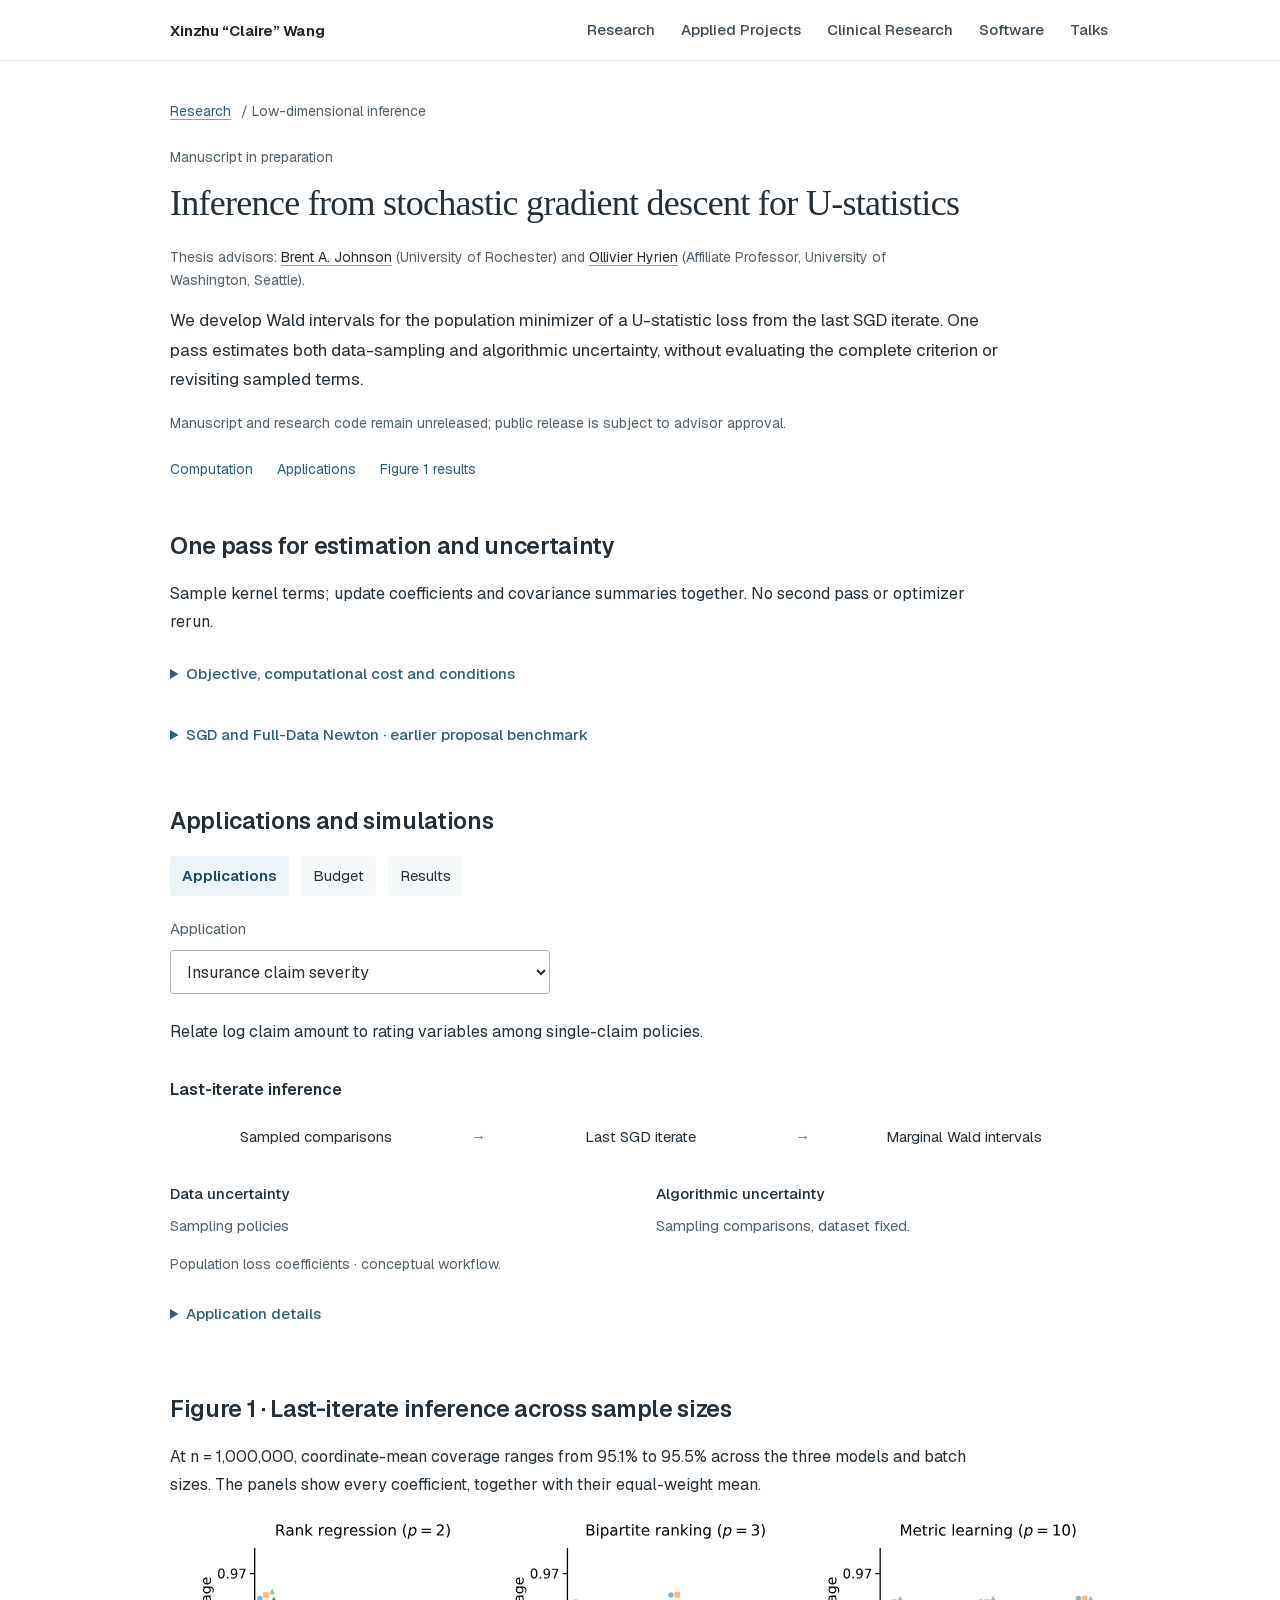
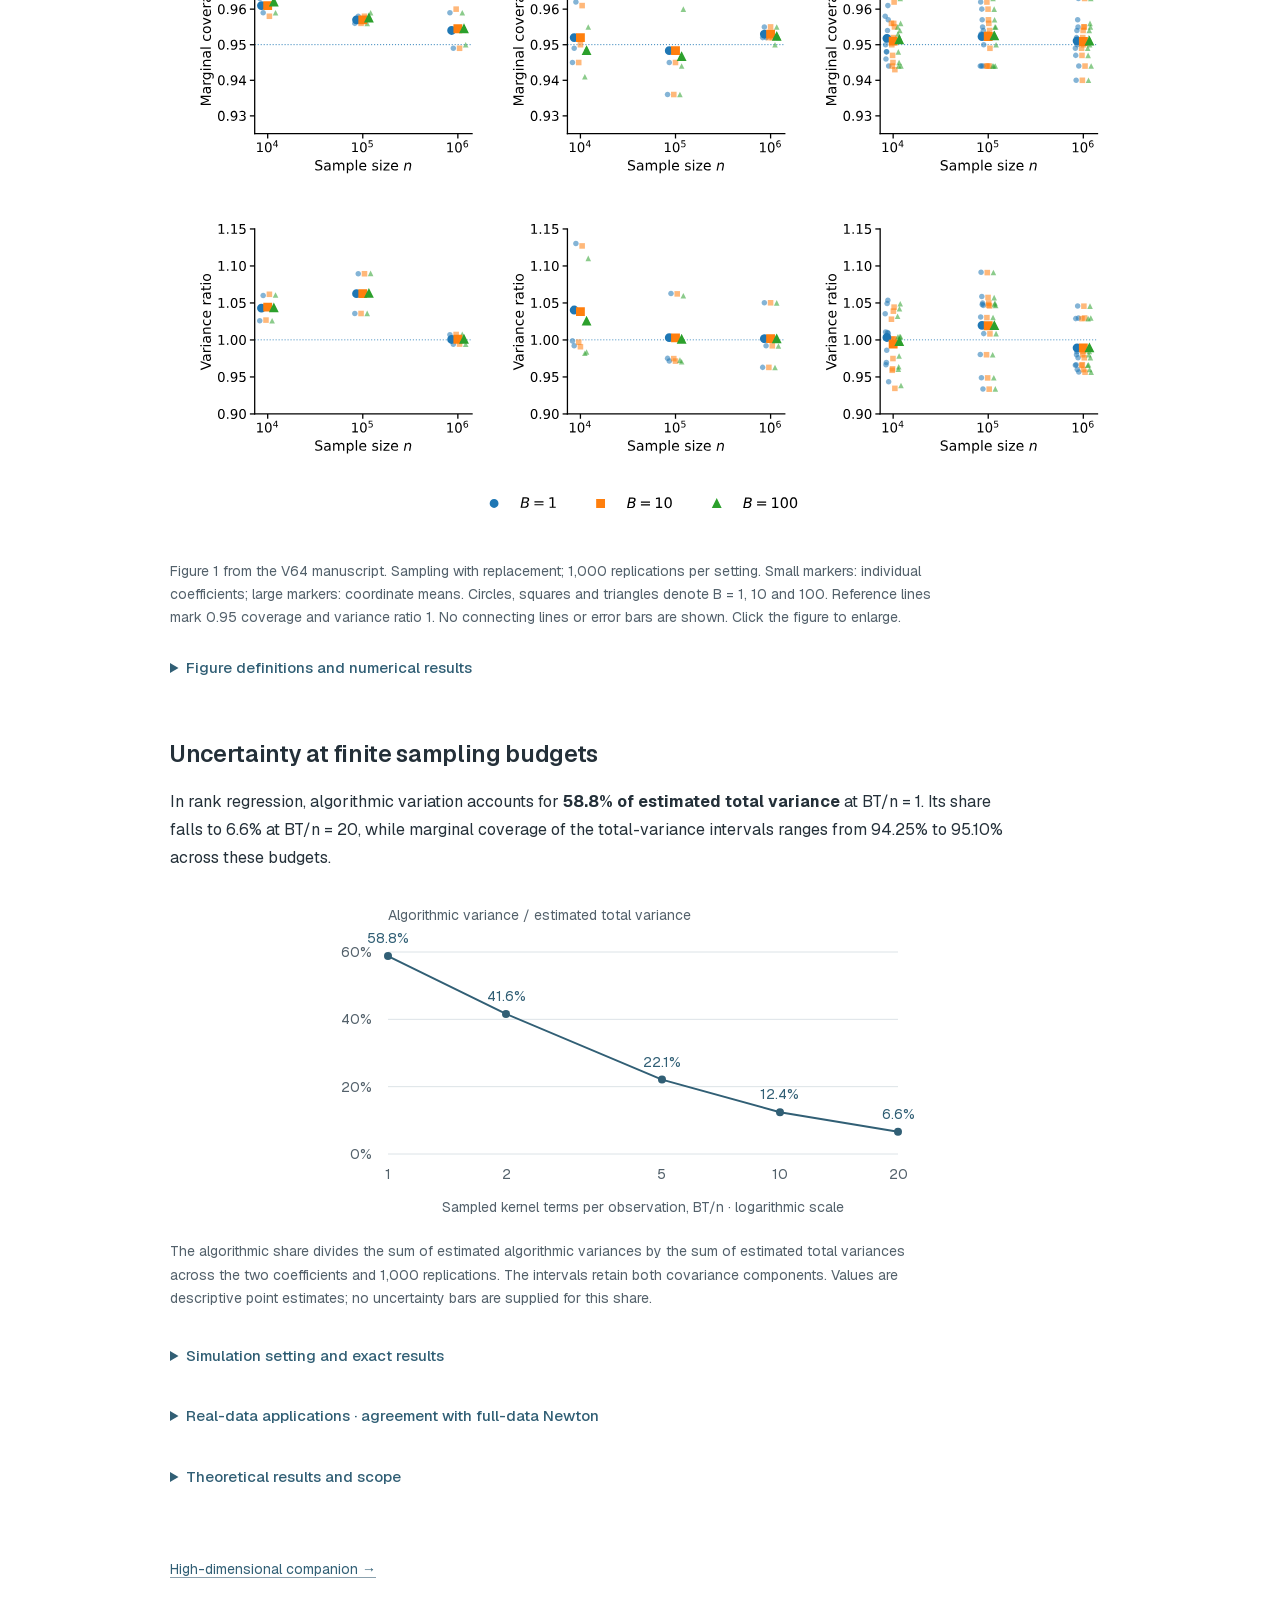
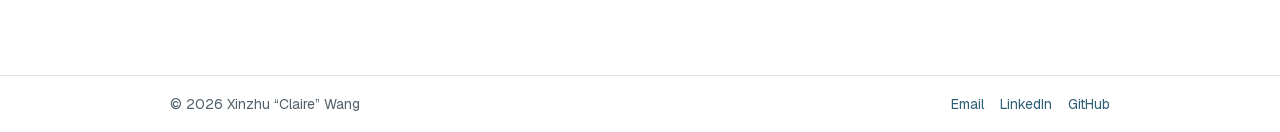
<file: research/computation-aware-inference/index.html>
<!DOCTYPE html><!-- Generated from claire-wang-portfolio. --><html lang="en"><head><meta charSet="utf-8"/><meta name="viewport" content="width=device-width, initial-scale=1"/><link rel="stylesheet" href="/_next/static/css/index.boQZVxHC.css" data-rsc-css-href="/_next/static/css/index.boQZVxHC.css" data-precedence="vite-rsc/importer-resources"/><link rel="modulepreload" fetchPriority="low" href="/_next/static/chunks/index-C1pdNnXp.js"/><script src="/_next/static/chunks/rolldown-runtime-C60lm6uB.js" type="module" async=""></script><script src="/_next/static/chunks/framework-BgSIrAUN.js" type="module" async=""></script><link rel="modulepreload" href="/_next/static/chunks/layout-segment-context-Bm828DXD.js" crossorigin=""/><link rel="modulepreload" href="/_next/static/chunks/inference-workbench-D7vm5Q8u.js" crossorigin=""/><title>Inference from stochastic gradient descent for U-statistics | Xinzhu Claire Wang</title><meta name="description" content="One-pass Wald inference from the last SGD iterate for U-statistic M-estimation on a fixed dataset, accounting for data and algorithmic variation in rank regression, bipartite ranking and metric learning."/><meta name="keywords" content="statistical learning,computational statistics,uncertainty quantification,stochastic optimization,high-dimensional inference,data science"/><meta name="author" content="Xinzhu Claire Wang"/><link rel="author" href="https://clairexinzhuwang.github.io/"/><meta name="robots" content="index, follow"/><meta name="googlebot" content="index, follow"/><meta property="og:title" content="Inference from stochastic gradient descent for U-statistics | Xinzhu Claire Wang"/><meta property="og:description" content="One-pass Wald inference from the last SGD iterate for U-statistic M-estimation on a fixed dataset, accounting for data and algorithmic variation in rank regression, bipartite ranking and metric learning."/><meta name="twitter:card" content="summary"/><meta name="twitter:title" content="Inference from stochastic gradient descent for U-statistics | Xinzhu Claire Wang"/><meta name="twitter:description" content="One-pass Wald inference from the last SGD iterate for U-statistic M-estimation on a fixed dataset, accounting for data and algorithmic variation in rank regression, bipartite ranking and metric learning."/><link rel="canonical" href="https://clairexinzhuwang.github.io/research/computation-aware-inference/"/><script>Object.assign(((self[Symbol.for("vinext.navigationRuntime")]??={bootstrap:{routeManifest:null},functions:{}}).bootstrap.rsc??={rsc:[]}),{params:{},nav:{"pathname":"/research/computation-aware-inference","searchParams":[]}})</script><link rel="modulepreload" href="/_next/static/chunks/index-C1pdNnXp.js" />
<link rel="preload" href="/_next/static/_vinext_fonts/geist-8ac0455e797f/geist-98bbbccb.woff2" as="font" type="font/woff2" crossorigin />
<link rel="preload" href="/_next/static/_vinext_fonts/geist-mono-00e989178794/geist-mono-013b2f2f.woff2" as="font" type="font/woff2" crossorigin />
<style data-vinext-fonts>/* cyrillic-ext */
@font-face {
  font-family: 'Geist';
  font-style: normal;
  font-weight: 100 900;
  font-display: swap;
  src: url(/_next/static/_vinext_fonts/geist-8ac0455e797f/geist-ff2310f5.woff2) format('woff2');
  unicode-range: U+0460-052F, U+1C80-1C8A, U+20B4, U+2DE0-2DFF, U+A640-A69F, U+FE2E-FE2F;
}
/* cyrillic */
@font-face {
  font-family: 'Geist';
  font-style: normal;
  font-weight: 100 900;
  font-display: swap;
  src: url(/_next/static/_vinext_fonts/geist-8ac0455e797f/geist-875ccdd4.woff2) format('woff2');
  unicode-range: U+0301, U+0400-045F, U+0490-0491, U+04B0-04B1, U+2116;
}
/* vietnamese */
@font-face {
  font-family: 'Geist';
  font-style: normal;
  font-weight: 100 900;
  font-display: swap;
  src: url(/_next/static/_vinext_fonts/geist-8ac0455e797f/geist-52306abf.woff2) format('woff2');
  unicode-range: U+0102-0103, U+0110-0111, U+0128-0129, U+0168-0169, U+01A0-01A1, U+01AF-01B0, U+0300-0301, U+0303-0304, U+0308-0309, U+0323, U+0329, U+1EA0-1EF9, U+20AB;
}
/* latin-ext */
@font-face {
  font-family: 'Geist';
  font-style: normal;
  font-weight: 100 900;
  font-display: swap;
  src: url(/_next/static/_vinext_fonts/geist-8ac0455e797f/geist-001175b1.woff2) format('woff2');
  unicode-range: U+0100-02BA, U+02BD-02C5, U+02C7-02CC, U+02CE-02D7, U+02DD-02FF, U+0304, U+0308, U+0329, U+1D00-1DBF, U+1E00-1E9F, U+1EF2-1EFF, U+2020, U+20A0-20AB, U+20AD-20C0, U+2113, U+2C60-2C7F, U+A720-A7FF;
}
/* latin */
@font-face {
  font-family: 'Geist';
  font-style: normal;
  font-weight: 100 900;
  font-display: swap;
  src: url(/_next/static/_vinext_fonts/geist-8ac0455e797f/geist-98bbbccb.woff2) format('woff2');
  unicode-range: U+0000-00FF, U+0131, U+0152-0153, U+02BB-02BC, U+02C6, U+02DA, U+02DC, U+0304, U+0308, U+0329, U+2000-206F, U+20AC, U+2122, U+2191, U+2193, U+2212, U+2215, U+FEFF, U+FFFD;
}

@font-face {
  font-family: 'Geist Fallback';
  src: local("Arial");
  ascent-override: 95.94%;
  descent-override: 28.16%;
  line-gap-override: 0.00%;
  size-adjust: 104.76%;
}

.__font_geist_19ysh9d { font-family: 'Geist', 'Geist Fallback'; font-style: normal; }

.__variable_geist_19ysh9d { --font-geist-sans: 'Geist', 'Geist Fallback'; }

/* cyrillic-ext */
@font-face {
  font-family: 'Geist Mono';
  font-style: normal;
  font-weight: 100 900;
  font-display: swap;
  src: url(/_next/static/_vinext_fonts/geist-mono-00e989178794/geist-mono-f6b33328.woff2) format('woff2');
  unicode-range: U+0460-052F, U+1C80-1C8A, U+20B4, U+2DE0-2DFF, U+A640-A69F, U+FE2E-FE2F;
}
/* cyrillic */
@font-face {
  font-family: 'Geist Mono';
  font-style: normal;
  font-weight: 100 900;
  font-display: swap;
  src: url(/_next/static/_vinext_fonts/geist-mono-00e989178794/geist-mono-44e03052.woff2) format('woff2');
  unicode-range: U+0301, U+0400-045F, U+0490-0491, U+04B0-04B1, U+2116;
}
/* symbols2 */
@font-face {
  font-family: 'Geist Mono';
  font-style: normal;
  font-weight: 100 900;
  font-display: swap;
  src: url(/_next/static/_vinext_fonts/geist-mono-00e989178794/geist-mono-0638449e.woff2) format('woff2');
  unicode-range: U+2000-2001, U+2004-2008, U+200A, U+23B8-23BD, U+2500-259F;
}
/* vietnamese */
@font-face {
  font-family: 'Geist Mono';
  font-style: normal;
  font-weight: 100 900;
  font-display: swap;
  src: url(/_next/static/_vinext_fonts/geist-mono-00e989178794/geist-mono-971fb274.woff2) format('woff2');
  unicode-range: U+0102-0103, U+0110-0111, U+0128-0129, U+0168-0169, U+01A0-01A1, U+01AF-01B0, U+0300-0301, U+0303-0304, U+0308-0309, U+0323, U+0329, U+1EA0-1EF9, U+20AB;
}
/* latin-ext */
@font-face {
  font-family: 'Geist Mono';
  font-style: normal;
  font-weight: 100 900;
  font-display: swap;
  src: url(/_next/static/_vinext_fonts/geist-mono-00e989178794/geist-mono-44745446.woff2) format('woff2');
  unicode-range: U+0100-02BA, U+02BD-02C5, U+02C7-02CC, U+02CE-02D7, U+02DD-02FF, U+0304, U+0308, U+0329, U+1D00-1DBF, U+1E00-1E9F, U+1EF2-1EFF, U+2020, U+20A0-20AB, U+20AD-20C0, U+2113, U+2C60-2C7F, U+A720-A7FF;
}
/* latin */
@font-face {
  font-family: 'Geist Mono';
  font-style: normal;
  font-weight: 100 900;
  font-display: swap;
  src: url(/_next/static/_vinext_fonts/geist-mono-00e989178794/geist-mono-013b2f2f.woff2) format('woff2');
  unicode-range: U+0000-00FF, U+0131, U+0152-0153, U+02BB-02BC, U+02C6, U+02DA, U+02DC, U+0304, U+0308, U+0329, U+2000-206F, U+20AC, U+2122, U+2191, U+2193, U+2212, U+2215, U+FEFF, U+FFFD;
}

@font-face {
  font-family: 'Geist Mono Fallback';
  src: local("Arial");
  ascent-override: 74.67%;
  descent-override: 21.92%;
  line-gap-override: 0.00%;
  size-adjust: 134.59%;
}

.__font_geist_mono_1001rt9 { font-family: 'Geist Mono', 'Geist Mono Fallback'; font-style: normal; }

.__variable_geist_mono_1001rt9 { --font-geist-mono: 'Geist Mono', 'Geist Mono Fallback'; }
</style>
</head><body class="__variable_geist_19ysh9d __variable_geist_mono_1001rt9 antialiased"><header class="site-header"><div class="header-inner"><a class="site-name" href="/" aria-label="Xinzhu Claire Wang, home">Xinzhu “Claire” Wang</a><nav class="desktop-nav" aria-label="Primary navigation"><a href="/research">Research</a><a href="/product">Applied Projects</a><a href="/health">Clinical Research</a><a href="/code">Software</a><a href="/talks">Talks</a></nav><details class="mobile-menu"><summary>Menu</summary><nav aria-label="Mobile navigation"><a href="/research">Research</a><a href="/product">Applied Projects</a><a href="/health">Clinical Research</a><a href="/code">Software</a><a href="/talks">Talks</a></nav></details></div></header><main class="page lowdim-page research-page" data-reviewed-research-summary="true"><p class="breadcrumbs"><a href="/research">Research</a> / Low-dimensional inference</p><header class="story-hero"><p class="eyebrow">Manuscript in preparation</p><h1>Inference from stochastic gradient descent for U-statistics</h1><p class="thesis-advisors">Thesis advisors: <a href="https://www.urmc.rochester.edu/biostat/people/faculty/johnson" target="_blank" rel="noreferrer">Brent A. Johnson</a> (University of Rochester)<!-- --> and <a href="https://www.biostat.washington.edu/people/ollivier-hyrien" target="_blank" rel="noreferrer">Ollivier Hyrien</a> (Affiliate Professor, University of Washington, Seattle).</p><p data-research-summary="low-dimensional">We develop Wald intervals for the population minimizer of a U-statistic loss from the last SGD iterate. One pass estimates both data-sampling and algorithmic uncertainty, without evaluating the complete criterion or revisiting sampled terms.</p><p class="methods">Manuscript and research code remain unreleased; public release is subject to advisor approval.</p><div class="inline-links"><a href="#computation">Computation</a><a href="#walkthrough">Applications</a><a href="#results">Figure 1 results</a></div></header><section class="story-section inference-cost" id="computation"><h2>One pass for estimation and uncertainty</h2><p>Sample kernel terms; update coefficients and covariance summaries together. No second pass or optimizer rerun.</p><details class="technical-details inference-computation-details"><summary>Objective, computational cost and conditions</summary><div><p>Each minibatch supplies kernel gradients and Hessians. Running derivative estimates and cross-batch products account for shared observations; data and algorithmic covariance estimates form marginal Wald intervals. There is no second pass through sampled terms, no rerun of the optimizer and no evaluation of the complete criterion.</p><div class="inference-general-objective"><h3>General K-sample U-statistic</h3><div class="inference-general-equations"><div class="tex-equation" role="math" aria-label="Complete K-sample U-statistic objective"><span class="katex-display"><span class="katex"><span class="katex-mathml"><math xmlns="http://www.w3.org/1998/Math/MathML" display="block"><semantics><mrow><msub><mi>L</mi><mi>n</mi></msub><mo stretchy="false">(</mo><mi>θ</mi><mo stretchy="false">)</mo><mo>=</mo><mfrac><mn>1</mn><mi>N</mi></mfrac><munder><mo>∑</mo><mrow><mi>I</mi><mo>∈</mo><msub><mi mathvariant="script">I</mi><mi>n</mi></msub></mrow></munder><mi>H</mi><mo stretchy="false">(</mo><msub><mi>X</mi><mi>I</mi></msub><mo separator="true">;</mo><mi>θ</mi><mo stretchy="false">)</mo></mrow><annotation encoding="application/x-tex">L_n(\theta)=\frac{1}{N}\sum_{I\in\mathcal I_n}H(X_I;\theta)</annotation></semantics></math></span><span class="katex-html" aria-hidden="true"><span class="katex-base"><span class="katex-strut" style="height:1em;vertical-align:-0.25em;"></span><span class="mord"><span class="mord mathnormal">L</span><span class="msupsub"><span class="vlist-t vlist-t2"><span class="vlist-r"><span class="vlist" style="height:0.1514em;"><span style="top:-2.55em;margin-left:0em;margin-right:0.05em;"><span class="pstrut" style="height:2.7em;"></span><span class="katex-sizing reset-size6 size3 mtight"><span class="mord mathnormal mtight">n</span></span></span></span><span class="vlist-s">​</span></span><span class="vlist-r"><span class="vlist" style="height:0.15em;"><span></span></span></span></span></span></span><span class="mopen">(</span><span class="mord mathnormal" style="margin-right:0.0278em;">θ</span><span class="mclose">)</span><span class="mspace" style="margin-right:0.2778em;"></span><span class="mrel">=</span><span class="mspace" style="margin-right:0.2778em;"></span></span><span class="katex-base"><span class="katex-strut" style="height:2.7159em;vertical-align:-1.3944em;"></span><span class="mord"><span class="mopen nulldelimiter"></span><span class="mfrac"><span class="vlist-t vlist-t2"><span class="vlist-r"><span class="vlist" style="height:1.3214em;"><span style="top:-2.314em;"><span class="pstrut" style="height:3em;"></span><span class="mord"><span class="mord mathnormal" style="margin-right:0.109em;">N</span></span></span><span style="top:-3.23em;"><span class="pstrut" style="height:3em;"></span><span class="frac-line" style="border-bottom-width:0.04em;"></span></span><span style="top:-3.677em;"><span class="pstrut" style="height:3em;"></span><span class="mord"><span class="mord">1</span></span></span></span><span class="vlist-s">​</span></span><span class="vlist-r"><span class="vlist" style="height:0.686em;"><span></span></span></span></span></span><span class="mclose nulldelimiter"></span></span><span class="mspace" style="margin-right:0.1667em;"></span><span class="mop op-limits"><span class="vlist-t vlist-t2"><span class="vlist-r"><span class="vlist" style="height:1.05em;"><span style="top:-1.8557em;margin-left:0em;"><span class="pstrut" style="height:3.05em;"></span><span class="katex-sizing reset-size6 size3 mtight"><span class="mord mtight"><span class="mord mathnormal mtight" style="margin-right:0.0785em;">I</span><span class="mrel mtight">∈</span><span class="mord mtight"><span class="mord mathcal mtight" style="margin-right:0.0738em;">I</span><span class="msupsub"><span class="vlist-t vlist-t2"><span class="vlist-r"><span class="vlist" style="height:0.1645em;"><span style="top:-2.357em;margin-left:-0.0738em;margin-right:0.0714em;"><span class="pstrut" style="height:2.5em;"></span><span class="katex-sizing reset-size3 size1 mtight"><span class="mord mathnormal mtight">n</span></span></span></span><span class="vlist-s">​</span></span><span class="vlist-r"><span class="vlist" style="height:0.143em;"><span></span></span></span></span></span></span></span></span></span><span style="top:-3.05em;"><span class="pstrut" style="height:3.05em;"></span><span><span class="mop op-symbol large-op">∑</span></span></span></span><span class="vlist-s">​</span></span><span class="vlist-r"><span class="vlist" style="height:1.3944em;"><span></span></span></span></span></span><span class="mspace" style="margin-right:0.1667em;"></span><span class="mord mathnormal" style="margin-right:0.0813em;">H</span><span class="mopen">(</span><span class="mord"><span class="mord mathnormal" style="margin-right:0.0785em;">X</span><span class="msupsub"><span class="vlist-t vlist-t2"><span class="vlist-r"><span class="vlist" style="height:0.3283em;"><span style="top:-2.55em;margin-left:-0.0785em;margin-right:0.05em;"><span class="pstrut" style="height:2.7em;"></span><span class="katex-sizing reset-size6 size3 mtight"><span class="mord mathnormal mtight" style="margin-right:0.0785em;">I</span></span></span></span><span class="vlist-s">​</span></span><span class="vlist-r"><span class="vlist" style="height:0.15em;"><span></span></span></span></span></span></span><span class="mpunct">;</span><span class="mspace" style="margin-right:0.1667em;"></span><span class="mord mathnormal" style="margin-right:0.0278em;">θ</span><span class="mclose">)</span></span></span></span></span></div><div class="tex-equation" role="math" aria-label="Number of terms in the complete K-sample objective"><span class="katex-display"><span class="katex"><span class="katex-mathml"><math xmlns="http://www.w3.org/1998/Math/MathML" display="block"><semantics><mrow><mi>N</mi><mo>=</mo><munderover><mo>∏</mo><mrow><mi>k</mi><mo>=</mo><mn>1</mn></mrow><mi>K</mi></munderover><mrow><mo fence="true">(</mo><mfrac linethickness="0px"><msub><mi>n</mi><mi>k</mi></msub><msub><mi>d</mi><mi>k</mi></msub></mfrac><mo fence="true">)</mo></mrow></mrow><annotation encoding="application/x-tex">N=\prod_{k=1}^{K}\binom{n_k}{d_k}</annotation></semantics></math></span><span class="katex-html" aria-hidden="true"><span class="katex-base"><span class="katex-strut" style="height:0.6833em;"></span><span class="mord mathnormal" style="margin-right:0.109em;">N</span><span class="mspace" style="margin-right:0.2778em;"></span><span class="mrel">=</span><span class="mspace" style="margin-right:0.2778em;"></span></span><span class="katex-base"><span class="katex-strut" style="height:3.1304em;vertical-align:-1.3021em;"></span><span class="mop op-limits"><span class="vlist-t vlist-t2"><span class="vlist-r"><span class="vlist" style="height:1.8283em;"><span style="top:-1.8479em;margin-left:0em;"><span class="pstrut" style="height:3.05em;"></span><span class="katex-sizing reset-size6 size3 mtight"><span class="mord mtight"><span class="mord mathnormal mtight" style="margin-right:0.0315em;">k</span><span class="mrel mtight">=</span><span class="mord mtight">1</span></span></span></span><span style="top:-3.05em;"><span class="pstrut" style="height:3.05em;"></span><span><span class="mop op-symbol large-op">∏</span></span></span><span style="top:-4.3em;margin-left:0em;"><span class="pstrut" style="height:3.05em;"></span><span class="katex-sizing reset-size6 size3 mtight"><span class="mord mtight"><span class="mord mathnormal mtight" style="margin-right:0.0715em;">K</span></span></span></span></span><span class="vlist-s">​</span></span><span class="vlist-r"><span class="vlist" style="height:1.3021em;"><span></span></span></span></span></span><span class="mspace" style="margin-right:0.1667em;"></span><span class="mord"><span class="mopen delimcenter" style="top:0em;"><span class="delimsizing size3">(</span></span><span class="mfrac"><span class="vlist-t vlist-t2"><span class="vlist-r"><span class="vlist" style="height:1.1076em;"><span style="top:-2.314em;"><span class="pstrut" style="height:3em;"></span><span class="mord"><span class="mord"><span class="mord mathnormal">d</span><span class="msupsub"><span class="vlist-t vlist-t2"><span class="vlist-r"><span class="vlist" style="height:0.3361em;"><span style="top:-2.55em;margin-left:0em;margin-right:0.05em;"><span class="pstrut" style="height:2.7em;"></span><span class="katex-sizing reset-size6 size3 mtight"><span class="mord mathnormal mtight" style="margin-right:0.0315em;">k</span></span></span></span><span class="vlist-s">​</span></span><span class="vlist-r"><span class="vlist" style="height:0.15em;"><span></span></span></span></span></span></span></span></span><span style="top:-3.677em;"><span class="pstrut" style="height:3em;"></span><span class="mord"><span class="mord"><span class="mord mathnormal">n</span><span class="msupsub"><span class="vlist-t vlist-t2"><span class="vlist-r"><span class="vlist" style="height:0.3361em;"><span style="top:-2.55em;margin-left:0em;margin-right:0.05em;"><span class="pstrut" style="height:2.7em;"></span><span class="katex-sizing reset-size6 size3 mtight"><span class="mord mathnormal mtight" style="margin-right:0.0315em;">k</span></span></span></span><span class="vlist-s">​</span></span><span class="vlist-r"><span class="vlist" style="height:0.15em;"><span></span></span></span></span></span></span></span></span></span><span class="vlist-s">​</span></span><span class="vlist-r"><span class="vlist" style="height:0.836em;"><span></span></span></span></span></span><span class="mclose delimcenter" style="top:0em;"><span class="delimsizing size3">)</span></span></span></span></span></span></span></div></div><p>Across <var>K</var> independent samples, each term selects <var>d</var><sub>k</sub> of the <var>n</var><sub>k</sub> observations in sample <var>k</var>. SGD samples these terms instead of evaluating the full sum.</p></div><dl class="inference-budget-key"><div><dt><span class="tex-inline"><span class="katex"><span class="katex-mathml"><math xmlns="http://www.w3.org/1998/Math/MathML"><semantics><mrow><mi>n</mi><mo>=</mo><msub><mo>∑</mo><mi>k</mi></msub><msub><mi>n</mi><mi>k</mi></msub></mrow><annotation encoding="application/x-tex">n=\sum_k n_k</annotation></semantics></math></span><span class="katex-html" aria-hidden="true"><span class="katex-base"><span class="katex-strut" style="height:0.4306em;"></span><span class="mord mathnormal">n</span><span class="mspace" style="margin-right:0.2778em;"></span><span class="mrel">=</span><span class="mspace" style="margin-right:0.2778em;"></span></span><span class="katex-base"><span class="katex-strut" style="height:1.0497em;vertical-align:-0.2997em;"></span><span class="mop"><span class="mop op-symbol small-op" style="position:relative;top:0em;">∑</span><span class="msupsub"><span class="vlist-t vlist-t2"><span class="vlist-r"><span class="vlist" style="height:0.1864em;"><span style="top:-2.4003em;margin-left:0em;margin-right:0.05em;"><span class="pstrut" style="height:2.7em;"></span><span class="katex-sizing reset-size6 size3 mtight"><span class="mord mathnormal mtight" style="margin-right:0.0315em;">k</span></span></span></span><span class="vlist-s">​</span></span><span class="vlist-r"><span class="vlist" style="height:0.2997em;"><span></span></span></span></span></span></span><span class="mspace" style="margin-right:0.1667em;"></span><span class="mord"><span class="mord mathnormal">n</span><span class="msupsub"><span class="vlist-t vlist-t2"><span class="vlist-r"><span class="vlist" style="height:0.3361em;"><span style="top:-2.55em;margin-left:0em;margin-right:0.05em;"><span class="pstrut" style="height:2.7em;"></span><span class="katex-sizing reset-size6 size3 mtight"><span class="mord mathnormal mtight" style="margin-right:0.0315em;">k</span></span></span></span><span class="vlist-s">​</span></span><span class="vlist-r"><span class="vlist" style="height:0.15em;"><span></span></span></span></span></span></span></span></span></span></span></dt><dd>Total observations</dd></div><div><dt><var>B</var></dt><dd>Kernel terms sampled per update</dd></div><div><dt><var>t</var> = 1, …, <var>T</var></dt><dd>Update index; T total updates</dd></div><div><dt><var>BT</var></dt><dd>Total sampled terms, including repeats</dd></div></dl><div class="inference-computation-grid"><div class="inference-budget-reason"><h3>Cost of the online procedure</h3><div class="inference-general-equations"><div class="tex-equation" role="math" aria-label="Time complexity of the online procedure"><span class="katex-display"><span class="katex"><span class="katex-mathml"><math xmlns="http://www.w3.org/1998/Math/MathML" display="block"><semantics><mrow><mrow><mi mathvariant="normal">c</mi><mi mathvariant="normal">o</mi><mi mathvariant="normal">s</mi><mi mathvariant="normal">t</mi></mrow><mo>=</mo><mi>O</mi><mo stretchy="false">(</mo><mi>B</mi><mi>T</mi><msup><mi>p</mi><mn>2</mn></msup><mo stretchy="false">)</mo></mrow><annotation encoding="application/x-tex">\mathrm{cost}=O(BTp^2)</annotation></semantics></math></span><span class="katex-html" aria-hidden="true"><span class="katex-base"><span class="katex-strut" style="height:0.6151em;"></span><span class="mord"><span class="mord mathrm">cost</span></span><span class="mspace" style="margin-right:0.2778em;"></span><span class="mrel">=</span><span class="mspace" style="margin-right:0.2778em;"></span></span><span class="katex-base"><span class="katex-strut" style="height:1.1141em;vertical-align:-0.25em;"></span><span class="mord mathnormal" style="margin-right:0.0278em;">O</span><span class="mopen">(</span><span class="mord mathnormal" style="margin-right:0.0502em;">B</span><span class="mord mathnormal" style="margin-right:0.1389em;">T</span><span class="mord"><span class="mord mathnormal">p</span><span class="msupsub"><span class="vlist-t"><span class="vlist-r"><span class="vlist" style="height:0.8641em;"><span style="top:-3.113em;margin-right:0.05em;"><span class="pstrut" style="height:2.7em;"></span><span class="katex-sizing reset-size6 size3 mtight"><span class="mord mtight">2</span></span></span></span></span></span></span></span><span class="mclose">)</span></span></span></span></span></div><div class="tex-equation" role="math" aria-label="Memory complexity of the online procedure"><span class="katex-display"><span class="katex"><span class="katex-mathml"><math xmlns="http://www.w3.org/1998/Math/MathML" display="block"><semantics><mrow><mrow><mi mathvariant="normal">m</mi><mi mathvariant="normal">e</mi><mi mathvariant="normal">m</mi><mi mathvariant="normal">o</mi><mi mathvariant="normal">r</mi><mi mathvariant="normal">y</mi></mrow><mo>=</mo><mi>O</mi><mo stretchy="false">(</mo><mi>n</mi><mi>p</mi><mo stretchy="false">)</mo></mrow><annotation encoding="application/x-tex">\mathrm{memory}=O(np)</annotation></semantics></math></span><span class="katex-html" aria-hidden="true"><span class="katex-base"><span class="katex-strut" style="height:0.625em;vertical-align:-0.1944em;"></span><span class="mord"><span class="mord mathrm" style="margin-right:0.0139em;">memory</span></span><span class="mspace" style="margin-right:0.2778em;"></span><span class="mrel">=</span><span class="mspace" style="margin-right:0.2778em;"></span></span><span class="katex-base"><span class="katex-strut" style="height:1em;vertical-align:-0.25em;"></span><span class="mord mathnormal" style="margin-right:0.0278em;">O</span><span class="mopen">(</span><span class="mord mathnormal">n</span><span class="mord mathnormal">p</span><span class="mclose">)</span></span></span></span></span></div></div><p>The observation-indexed summaries require O(np) memory. For the rank-one positive-semidefinite sampled Hessians in the studied examples, a triangular-factor update avoids repeated dense matrix factorizations.</p><div class="inference-implementation"><h4>Implementation scope</h4><p>These bounds concern the streaming implementation with fixed dimension, kernel order and batch size. A dense refactorization at each update adds O(Tp³). The simulation driver pre-generates sampled indices and therefore uses O(np + BT) memory; the largest application runs stream those indices.</p><p>The V51 archive does not isolate a timing benchmark for fitting plus one-pass covariance estimation. Recorded campaign times include comparison calculations, so they are not presented as standalone inference runtimes.</p></div></div><div class="inference-budget-reason"><h3>Why about n log n draws?</h3><div class="inference-general-equations"><div class="tex-equation" role="math" aria-label="Number of updates"><span class="katex-display"><span class="katex"><span class="katex-mathml"><math xmlns="http://www.w3.org/1998/Math/MathML" display="block"><semantics><mrow><mi>T</mi><mo>=</mo><mrow><mo fence="true">⌊</mo><mfrac><mi>n</mi><mi>B</mi></mfrac><msub><mrow><mi>log</mi><mo>⁡</mo></mrow><mn>2</mn></msub><mi>n</mi><mo fence="true">⌋</mo></mrow></mrow><annotation encoding="application/x-tex">T=\left\lfloor\frac{n}{B}\log_2 n\right\rfloor</annotation></semantics></math></span><span class="katex-html" aria-hidden="true"><span class="katex-base"><span class="katex-strut" style="height:0.6833em;"></span><span class="mord mathnormal" style="margin-right:0.1389em;">T</span><span class="mspace" style="margin-right:0.2778em;"></span><span class="mrel">=</span><span class="mspace" style="margin-right:0.2778em;"></span></span><span class="katex-base"><span class="katex-strut" style="height:1.836em;vertical-align:-0.686em;"></span><span class="minner"><span class="mopen delimcenter" style="top:0em;"><span class="delimsizing size2">⌊</span></span><span class="mord"><span class="mopen nulldelimiter"></span><span class="mfrac"><span class="vlist-t vlist-t2"><span class="vlist-r"><span class="vlist" style="height:1.1076em;"><span style="top:-2.314em;"><span class="pstrut" style="height:3em;"></span><span class="mord"><span class="mord mathnormal" style="margin-right:0.0502em;">B</span></span></span><span style="top:-3.23em;"><span class="pstrut" style="height:3em;"></span><span class="frac-line" style="border-bottom-width:0.04em;"></span></span><span style="top:-3.677em;"><span class="pstrut" style="height:3em;"></span><span class="mord"><span class="mord mathnormal">n</span></span></span></span><span class="vlist-s">​</span></span><span class="vlist-r"><span class="vlist" style="height:0.686em;"><span></span></span></span></span></span><span class="mclose nulldelimiter"></span></span><span class="mspace" style="margin-right:0.1667em;"></span><span class="mop"><span class="mop">lo<span style="margin-right:0.0139em;">g</span></span><span class="msupsub"><span class="vlist-t vlist-t2"><span class="vlist-r"><span class="vlist" style="height:0.207em;"><span style="top:-2.4559em;margin-right:0.05em;"><span class="pstrut" style="height:2.7em;"></span><span class="katex-sizing reset-size6 size3 mtight"><span class="mord mtight">2</span></span></span></span><span class="vlist-s">​</span></span><span class="vlist-r"><span class="vlist" style="height:0.2441em;"><span></span></span></span></span></span></span><span class="mspace" style="margin-right:0.1667em;"></span><span class="mord mathnormal">n</span><span class="mclose delimcenter" style="top:0em;"><span class="delimsizing size2">⌋</span></span></span></span></span></span></span></div><div class="tex-equation" role="math" aria-label="Total sampled terms"><span class="katex-display"><span class="katex"><span class="katex-mathml"><math xmlns="http://www.w3.org/1998/Math/MathML" display="block"><semantics><mrow><mi>B</mi><mi>T</mi><mo>≈</mo><mi>n</mi><msub><mrow><mi>log</mi><mo>⁡</mo></mrow><mn>2</mn></msub><mi>n</mi></mrow><annotation encoding="application/x-tex">BT\approx n\log_2 n</annotation></semantics></math></span><span class="katex-html" aria-hidden="true"><span class="katex-base"><span class="katex-strut" style="height:0.6833em;"></span><span class="mord mathnormal" style="margin-right:0.0502em;">B</span><span class="mord mathnormal" style="margin-right:0.1389em;">T</span><span class="mspace" style="margin-right:0.2778em;"></span><span class="mrel">≈</span><span class="mspace" style="margin-right:0.2778em;"></span></span><span class="katex-base"><span class="katex-strut" style="height:0.9386em;vertical-align:-0.2441em;"></span><span class="mord mathnormal">n</span><span class="mspace" style="margin-right:0.1667em;"></span><span class="mop"><span class="mop">lo<span style="margin-right:0.0139em;">g</span></span><span class="msupsub"><span class="vlist-t vlist-t2"><span class="vlist-r"><span class="vlist" style="height:0.207em;"><span style="top:-2.4559em;margin-right:0.05em;"><span class="pstrut" style="height:2.7em;"></span><span class="katex-sizing reset-size6 size3 mtight"><span class="mord mtight">2</span></span></span></span><span class="vlist-s">​</span></span><span class="vlist-r"><span class="vlist" style="height:0.2441em;"><span></span></span></span></span></span></span><span class="mspace" style="margin-right:0.1667em;"></span><span class="mord mathnormal">n</span></span></span></span></span></div></div><p>For fixed <span class="tex-inline"><span class="katex"><span class="katex-mathml"><math xmlns="http://www.w3.org/1998/Math/MathML"><semantics><mrow><mi>B</mi></mrow><annotation encoding="application/x-tex">B</annotation></semantics></math></span><span class="katex-html" aria-hidden="true"><span class="katex-base"><span class="katex-strut" style="height:0.6833em;"></span><span class="mord mathnormal" style="margin-right:0.0502em;">B</span></span></span></span></span>, this schedule gives algorithmic variance <span class="tex-inline"><span class="katex"><span class="katex-mathml"><math xmlns="http://www.w3.org/1998/Math/MathML"><semantics><mrow><mi>O</mi><mo stretchy="false">(</mo><mn>1</mn><mi mathvariant="normal">/</mi><mo stretchy="false">(</mo><mi>n</mi><mi>log</mi><mo>⁡</mo><mi>n</mi><mo stretchy="false">)</mo><mo stretchy="false">)</mo></mrow><annotation encoding="application/x-tex">O(1/(n\log n))</annotation></semantics></math></span><span class="katex-html" aria-hidden="true"><span class="katex-base"><span class="katex-strut" style="height:1em;vertical-align:-0.25em;"></span><span class="mord mathnormal" style="margin-right:0.0278em;">O</span><span class="mopen">(</span><span class="mord">1/</span><span class="mopen">(</span><span class="mord mathnormal">n</span><span class="mspace" style="margin-right:0.1667em;"></span><span class="mop">lo<span style="margin-right:0.0139em;">g</span></span><span class="mspace" style="margin-right:0.1667em;"></span><span class="mord mathnormal">n</span><span class="mclose">))</span></span></span></span></span>, asymptotically smaller than the <span class="tex-inline"><span class="katex"><span class="katex-mathml"><math xmlns="http://www.w3.org/1998/Math/MathML"><semantics><mrow><mn>1</mn><mi mathvariant="normal">/</mi><mi>n</mi></mrow><annotation encoding="application/x-tex">1/n</annotation></semantics></math></span><span class="katex-html" aria-hidden="true"><span class="katex-base"><span class="katex-strut" style="height:1em;vertical-align:-0.25em;"></span><span class="mord">1/</span><span class="mord mathnormal">n</span></span></span></span></span> data-variance scale. Both remain in the finite-budget intervals. The online procedure then costs <span class="tex-inline"><span class="katex"><span class="katex-mathml"><math xmlns="http://www.w3.org/1998/Math/MathML"><semantics><mrow><mi>O</mi><mo stretchy="false">(</mo><mi>n</mi><msup><mi>p</mi><mn>2</mn></msup><mi>log</mi><mo>⁡</mo><mi>n</mi><mo stretchy="false">)</mo></mrow><annotation encoding="application/x-tex">O(np^2\log n)</annotation></semantics></math></span><span class="katex-html" aria-hidden="true"><span class="katex-base"><span class="katex-strut" style="height:1.0641em;vertical-align:-0.25em;"></span><span class="mord mathnormal" style="margin-right:0.0278em;">O</span><span class="mopen">(</span><span class="mord mathnormal">n</span><span class="mord"><span class="mord mathnormal">p</span><span class="msupsub"><span class="vlist-t"><span class="vlist-r"><span class="vlist" style="height:0.8141em;"><span style="top:-3.063em;margin-right:0.05em;"><span class="pstrut" style="height:2.7em;"></span><span class="katex-sizing reset-size6 size3 mtight"><span class="mord mtight">2</span></span></span></span></span></span></span></span><span class="mspace" style="margin-right:0.1667em;"></span><span class="mop">lo<span style="margin-right:0.0139em;">g</span></span><span class="mspace" style="margin-right:0.1667em;"></span><span class="mord mathnormal">n</span><span class="mclose">)</span></span></span></span></span>.</p><div class="inference-implementation"><h4>Conditions and interpretation</h4><p>This is a sufficient schedule, not a claim of optimal allocation. Covariance consistency requires regularity, path stability and enough shared-observation products: <span class="tex-inline"><span class="katex"><span class="katex-mathml"><math xmlns="http://www.w3.org/1998/Math/MathML"><semantics><mrow><msup><mi>T</mi><mn>2</mn></msup><mi mathvariant="normal">/</mi><msub><mi>n</mi><mn>1</mn></msub><mo>→</mo><mi mathvariant="normal">∞</mi></mrow><annotation encoding="application/x-tex">T^2/n_1\to\infty</annotation></semantics></math></span><span class="katex-html" aria-hidden="true"><span class="katex-base"><span class="katex-strut" style="height:1.0641em;vertical-align:-0.25em;"></span><span class="mord"><span class="mord mathnormal" style="margin-right:0.1389em;">T</span><span class="msupsub"><span class="vlist-t"><span class="vlist-r"><span class="vlist" style="height:0.8141em;"><span style="top:-3.063em;margin-right:0.05em;"><span class="pstrut" style="height:2.7em;"></span><span class="katex-sizing reset-size6 size3 mtight"><span class="mord mtight">2</span></span></span></span></span></span></span></span><span class="mord">/</span><span class="mord"><span class="mord mathnormal">n</span><span class="msupsub"><span class="vlist-t vlist-t2"><span class="vlist-r"><span class="vlist" style="height:0.3011em;"><span style="top:-2.55em;margin-left:0em;margin-right:0.05em;"><span class="pstrut" style="height:2.7em;"></span><span class="katex-sizing reset-size6 size3 mtight"><span class="mord mtight">1</span></span></span></span><span class="vlist-s">​</span></span><span class="vlist-r"><span class="vlist" style="height:0.15em;"><span></span></span></span></span></span></span><span class="mspace" style="margin-right:0.2778em;"></span><span class="mrel">→</span><span class="mspace" style="margin-right:0.2778em;"></span></span><span class="katex-base"><span class="katex-strut" style="height:0.4306em;"></span><span class="mord">∞</span></span></span></span></span>. Independent samples have positive limiting proportions; dimension and kernel order remain fixed.</p><p>A larger batch gives fewer updates at the same draw budget; equal budgets need not give equal accuracy. The continuous-response, shrinking-bandwidth rank-regression specialization does not replace the general covariance estimator used for the tied, fixed-bandwidth insurance application. Counting complete-criterion terms is not a measured runtime speedup.</p></div></div></div></div></details><details class="technical-details"><summary>SGD and Full-Data Newton · earlier proposal benchmark</summary><div><figure class="r72-runtime"><svg viewBox="0 0 530 280" role="img" aria-label="Earlier smoothed rank-regression benchmark: at n 100, SGD 0.01 seconds and full-data Newton 0.03 seconds; at n 1,000, SGD 0.02 seconds and full-data Newton 3.32 seconds. Logarithmic time axis."><title>Earlier proposal benchmark, separate from V51</title><g><line x1="110" x2="110" y1="25" y2="230" stroke="#dce3e7"></line><text x="110" y="253" text-anchor="middle">0.01</text></g><g><line x1="233.33333333333331" x2="233.33333333333331" y1="25" y2="230" stroke="#dce3e7"></line><text x="233.33333333333331" y="253" text-anchor="middle">0.1</text></g><g><line x1="356.66666666666663" x2="356.66666666666663" y1="25" y2="230" stroke="#dce3e7"></line><text x="356.66666666666663" y="253" text-anchor="middle">1</text></g><g><line x1="480" x2="480" y1="25" y2="230" stroke="#dce3e7"></line><text x="480" y="253" text-anchor="middle">10</text></g><g><text x="8" y="78">n = <!-- -->10²</text><line x1="110" x2="168.84495474875837" y1="73" y2="73" stroke="#aebfc8" stroke-width="2"></line><circle cx="110" cy="73" r="5" fill="#315f75"></circle><rect x="163.84495474875837" y="68" width="10" height="10" fill="#985633"></rect><text x="110" y="57" text-anchor="middle">0.01<!-- --> s</text><text x="168.84495474875837" y="99" text-anchor="middle">0.03<!-- --> s</text></g><g><text x="8" y="183">n = <!-- -->10³</text><line x1="147.1270327985577" x2="420.9403636568311" y1="178" y2="178" stroke="#aebfc8" stroke-width="2"></line><circle cx="147.1270327985577" cy="178" r="5" fill="#315f75"></circle><rect x="415.9403636568311" y="173" width="10" height="10" fill="#985633"></rect><text x="147.1270327985577" y="162" text-anchor="middle">0.02<!-- --> s</text><text x="420.9403636568311" y="204" text-anchor="middle">3.32<!-- --> s</text></g><text x="280" y="279" text-anchor="middle">Reported time (seconds) · logarithmic scale</text></svg><div class="inference-timing-legend"><span>● Sampled SGD</span><span>■ Full-data Newton</span></div><figcaption>Earlier proposal study: rank regression, p = 2, 1,000 replications, with-replacement sampling. Hardware, timing aggregation and included stages are unspecified. These times do not benchmark the V51 one-pass method.</figcaption></figure></div></details></section><section class="story-section inference-workbench" id="walkthrough" aria-labelledby="inference-walkthrough-title"><h2 id="inference-walkthrough-title">Applications and simulations</h2><nav class="inference-steps" aria-label="Inference walkthrough steps"><button type="button" aria-current="step"><span>1</span>Applications</button><button type="button"><span>2</span>Budget</button><button type="button"><span>3</span>Results</button></nav><div class="inference-stage"><h3 class="lowdim-step-heading" tabindex="-1">Applications</h3><label class="inference-application-picker" for="inference-application">Application<select id="inference-application"><option value="rank" aria-label="Insurance claim severity, One sample · order 2" selected="">Insurance claim severity</option><option value="auc" aria-label="Thirty-day readmission, Two samples · order (1,1)">Thirty-day readmission</option><option value="triplet" aria-label="Metric learning, One sample · order 3">Metric learning</option></select></label><p class="inference-question">Relate log claim amount to rating variables among single-claim policies.</p><figure class="inference-focus" data-inference-focus="rank"><h4>Last-iterate inference</h4><ol class="inference-focus-flow" aria-label="Inference workflow"><li>Sampled comparisons</li><li>Last SGD iterate</li><li>Marginal Wald intervals</li></ol><dl class="inference-focus-uncertainty" aria-label="Two sources of uncertainty"><div><dt>Data uncertainty</dt><dd>Sampling policies</dd></div><div><dt>Algorithmic uncertainty</dt><dd>Sampling comparisons, dataset fixed.</dd></div></dl><figcaption>Population loss coefficients · conceptual workflow.</figcaption></figure><details class="technical-details" data-rank-technical="true"><summary>Application details</summary><div><p class="inference-note">freMTPL2 insurance data<!-- --> · <!-- -->One sample · order 2</p><p>The fit uses 23,571 single-claim policies and 31 rating variables. It models the stated smoothed criterion for log claim amount, conditional on one claim. Coefficients do not describe claim frequency, expected aggregate loss or causal effects. Claim amounts have substantial mass points; the application keeps a fixed bandwidth.</p><h4>One-pass uncertainty estimation</h4><p>Data-sampling uncertainty comes from drawing policies from the population. Algorithmic uncertainty comes from randomly sampling comparisons with the observed dataset held fixed. Both covariance components are estimated during the same SGD run, accounting for shared policies across sampled comparisons. Marginal Wald intervals target the population minimizer of the selected smoothed criterion under the paper’s regularity and stability conditions.</p><h4>Rank-regression loss and bandwidth</h4><p>The bandwidth specifies this example’s smoothed criterion; bandwidth selection is not the paper’s central contribution.</p><div class="inference-two-column r72-example"><figure class="r72-kernel"><svg viewBox="0 0 390 240" role="img" aria-label="Smoothed rank loss divided by bandwidth. Residual gap r i j over h is 0.80, normalized loss 0.520."><title>Smoothed rank loss for a pair of policy residuals</title><text x="42" y="19">Loss Hₕ / h</text><line x1="42" x2="348" y1="176" y2="176" stroke="#abbac3"></line><g><line x1="42" x2="348" y1="176" y2="176" stroke="#e2e7ea"></line><text x="32" y="181" text-anchor="end">0</text></g><g><line x1="42" x2="348" y1="130.19354838709677" y2="130.19354838709677" stroke="#e2e7ea"></line><text x="32" y="135.19354838709677" text-anchor="end">0.5</text></g><g><line x1="42" x2="348" y1="84.38709677419355" y2="84.38709677419355" stroke="#e2e7ea"></line><text x="32" y="89.38709677419355" text-anchor="end">1</text></g><g><line x1="42" x2="348" y1="38.580645161290334" y2="38.580645161290334" stroke="#e2e7ea"></line><text x="32" y="43.580645161290334" text-anchor="end">1.5</text></g><path d="M42.00,38.55 L44.55,40.83 L47.10,43.11 L49.65,45.39 L52.20,47.67 L54.75,49.95 L57.30,52.23 L59.85,54.50 L62.40,56.77 L64.95,59.04 L67.50,61.30 L70.05,63.56 L72.60,65.82 L75.15,68.07 L77.70,70.31 L80.25,72.55 L82.80,74.78 L85.35,77.00 L87.90,79.21 L90.45,81.42 L93.00,83.61 L95.55,85.79 L98.10,87.96 L100.65,90.11 L103.20,92.24 L105.75,94.36 L108.30,96.45 L110.85,98.53 L113.40,100.58 L115.95,102.61 L118.50,104.61 L121.05,106.57 L123.60,108.51 L126.15,110.41 L128.70,112.28 L131.25,114.11 L133.80,115.89 L136.35,117.63 L138.90,119.33 L141.45,120.97 L144.00,122.56 L146.55,124.10 L149.10,125.57 L151.65,126.99 L154.20,128.34 L156.75,129.63 L159.30,130.85 L161.85,131.99 L164.40,133.06 L166.95,134.06 L169.50,134.98 L172.05,135.81 L174.60,136.57 L177.15,137.24 L179.70,137.82 L182.25,138.32 L184.80,138.72 L187.35,139.04 L189.90,139.27 L192.45,139.41 L195.00,139.45 L197.55,139.41 L200.10,139.27 L202.65,139.04 L205.20,138.72 L207.75,138.32 L210.30,137.82 L212.85,137.24 L215.40,136.57 L217.95,135.81 L220.50,134.98 L223.05,134.06 L225.60,133.06 L228.15,131.99 L230.70,130.85 L233.25,129.63 L235.80,128.34 L238.35,126.99 L240.90,125.57 L243.45,124.10 L246.00,122.56 L248.55,120.97 L251.10,119.33 L253.65,117.63 L256.20,115.89 L258.75,114.11 L261.30,112.28 L263.85,110.41 L266.40,108.51 L268.95,106.57 L271.50,104.61 L274.05,102.61 L276.60,100.58 L279.15,98.53 L281.70,96.45 L284.25,94.36 L286.80,92.24 L289.35,90.11 L291.90,87.96 L294.45,85.79 L297.00,83.61 L299.55,81.42 L302.10,79.21 L304.65,77.00 L307.20,74.78 L309.75,72.55 L312.30,70.31 L314.85,68.07 L317.40,65.82 L319.95,63.56 L322.50,61.30 L325.05,59.04 L327.60,56.77 L330.15,54.50 L332.70,52.23 L335.25,49.95 L337.80,47.67 L340.35,45.39 L342.90,43.11 L345.45,40.83 L348.00,38.55" fill="none" stroke="#315f75" stroke-width="2.5"></path><circle cx="235.79999999999998" cy="128.3423050233945" r="6" fill="#985633"></circle><text x="42" y="199" text-anchor="middle">-3</text><text x="195" y="199" text-anchor="middle">0</text><text x="348" y="199" text-anchor="middle">3</text><text x="195" y="224" text-anchor="middle">Residual difference rᵢⱼ / h</text></svg><label for="rank-gap">Residual difference / h <output>0.80</output><input id="rank-gap" type="range" min="-3" max="3" step=".05" value="0.8"/></label><figcaption>Normalized loss <span class="tex-inline"><span class="katex"><span class="katex-mathml"><math xmlns="http://www.w3.org/1998/Math/MathML"><semantics><mrow><mi>H</mi><mi mathvariant="normal">/</mi><mi>h</mi></mrow><annotation encoding="application/x-tex">H/h</annotation></semantics></math></span><span class="katex-html" aria-hidden="true"><span class="katex-base"><span class="katex-strut" style="height:1em;vertical-align:-0.25em;"></span><span class="mord mathnormal" style="margin-right:0.0813em;">H</span><span class="mord">/</span><span class="mord mathnormal">h</span></span></span></span></span> versus residual difference <span class="tex-inline"><span class="katex"><span class="katex-mathml"><math xmlns="http://www.w3.org/1998/Math/MathML"><semantics><mrow><msub><mi>r</mi><mrow><mi>i</mi><mi>j</mi></mrow></msub><mi mathvariant="normal">/</mi><mi>h</mi></mrow><annotation encoding="application/x-tex">r_{ij}/h</annotation></semantics></math></span><span class="katex-html" aria-hidden="true"><span class="katex-base"><span class="katex-strut" style="height:1.0361em;vertical-align:-0.2861em;"></span><span class="mord"><span class="mord mathnormal" style="margin-right:0.0278em;">r</span><span class="msupsub"><span class="vlist-t vlist-t2"><span class="vlist-r"><span class="vlist" style="height:0.3117em;"><span style="top:-2.55em;margin-left:-0.0278em;margin-right:0.05em;"><span class="pstrut" style="height:2.7em;"></span><span class="katex-sizing reset-size6 size3 mtight"><span class="mord mtight"><span class="mord mathnormal mtight" style="margin-right:0.0572em;">ij</span></span></span></span></span><span class="vlist-s">​</span></span><span class="vlist-r"><span class="vlist" style="height:0.2861em;"><span></span></span></span></span></span></span><span class="mord">/</span><span class="mord mathnormal">h</span></span></span></span></span>. The dot follows the slider; this illustrates the loss, not fitted outcomes.</figcaption></figure><div class="inference-objective"><h4>Smoothed rank-regression loss</h4><div class="tex-equation" role="math" aria-label="Smoothed pairwise rank-regression loss from the manuscript"><span class="katex-display"><span class="katex"><span class="katex-mathml"><math xmlns="http://www.w3.org/1998/Math/MathML" display="block"><semantics><mrow><msub><mi>H</mi><mrow><mi>h</mi><mo separator="true">,</mo><mi>i</mi><mi>j</mi></mrow></msub><mo stretchy="false">(</mo><mi>θ</mi><mo stretchy="false">)</mo><mo>=</mo><mi>h</mi><mi>ϕ</mi><mtext> ⁣</mtext><mrow><mo fence="true">(</mo><mfrac><msub><mi>r</mi><mrow><mi>i</mi><mi>j</mi></mrow></msub><mi>h</mi></mfrac><mo fence="true">)</mo></mrow><mo>+</mo><msub><mi>r</mi><mrow><mi>i</mi><mi>j</mi></mrow></msub><mrow><mo fence="true">[</mo><mi mathvariant="normal">Φ</mi><mtext> ⁣</mtext><mrow><mo fence="true">(</mo><mfrac><msub><mi>r</mi><mrow><mi>i</mi><mi>j</mi></mrow></msub><mi>h</mi></mfrac><mo fence="true">)</mo></mrow><mo>−</mo><mfrac><mn>1</mn><mn>2</mn></mfrac><mo fence="true">]</mo></mrow></mrow><annotation encoding="application/x-tex">H_{h,ij}(\theta)=h\phi\!\left(\frac{r_{ij}}h\right)+r_{ij}\left[\Phi\!\left(\frac{r_{ij}}h\right)-\frac12\right]</annotation></semantics></math></span><span class="katex-html" aria-hidden="true"><span class="katex-base"><span class="katex-strut" style="height:1.0361em;vertical-align:-0.2861em;"></span><span class="mord"><span class="mord mathnormal" style="margin-right:0.0813em;">H</span><span class="msupsub"><span class="vlist-t vlist-t2"><span class="vlist-r"><span class="vlist" style="height:0.3361em;"><span style="top:-2.55em;margin-left:-0.0813em;margin-right:0.05em;"><span class="pstrut" style="height:2.7em;"></span><span class="katex-sizing reset-size6 size3 mtight"><span class="mord mtight"><span class="mord mathnormal mtight">h</span><span class="mpunct mtight">,</span><span class="mord mathnormal mtight" style="margin-right:0.0572em;">ij</span></span></span></span></span><span class="vlist-s">​</span></span><span class="vlist-r"><span class="vlist" style="height:0.2861em;"><span></span></span></span></span></span></span><span class="mopen">(</span><span class="mord mathnormal" style="margin-right:0.0278em;">θ</span><span class="mclose">)</span><span class="mspace" style="margin-right:0.2778em;"></span><span class="mrel">=</span><span class="mspace" style="margin-right:0.2778em;"></span></span><span class="katex-base"><span class="katex-strut" style="height:1.836em;vertical-align:-0.686em;"></span><span class="mord mathnormal">h</span><span class="mord mathnormal">ϕ</span><span class="mspace" style="margin-right:-0.1667em;"></span><span class="mspace" style="margin-right:0.1667em;"></span><span class="minner"><span class="mopen delimcenter" style="top:0em;"><span class="delimsizing size2">(</span></span><span class="mord"><span class="mopen nulldelimiter"></span><span class="mfrac"><span class="vlist-t vlist-t2"><span class="vlist-r"><span class="vlist" style="height:1.1076em;"><span style="top:-2.314em;"><span class="pstrut" style="height:3em;"></span><span class="mord"><span class="mord mathnormal">h</span></span></span><span style="top:-3.23em;"><span class="pstrut" style="height:3em;"></span><span class="frac-line" style="border-bottom-width:0.04em;"></span></span><span style="top:-3.677em;"><span class="pstrut" style="height:3em;"></span><span class="mord"><span class="mord"><span class="mord mathnormal" style="margin-right:0.0278em;">r</span><span class="msupsub"><span class="vlist-t vlist-t2"><span class="vlist-r"><span class="vlist" style="height:0.3117em;"><span style="top:-2.55em;margin-left:-0.0278em;margin-right:0.05em;"><span class="pstrut" style="height:2.7em;"></span><span class="katex-sizing reset-size6 size3 mtight"><span class="mord mtight"><span class="mord mathnormal mtight" style="margin-right:0.0572em;">ij</span></span></span></span></span><span class="vlist-s">​</span></span><span class="vlist-r"><span class="vlist" style="height:0.2861em;"><span></span></span></span></span></span></span></span></span></span><span class="vlist-s">​</span></span><span class="vlist-r"><span class="vlist" style="height:0.686em;"><span></span></span></span></span></span><span class="mclose nulldelimiter"></span></span><span class="mclose delimcenter" style="top:0em;"><span class="delimsizing size2">)</span></span></span><span class="mspace" style="margin-right:0.2222em;"></span><span class="mbin">+</span><span class="mspace" style="margin-right:0.2222em;"></span></span><span class="katex-base"><span class="katex-strut" style="height:2.4em;vertical-align:-0.95em;"></span><span class="mord"><span class="mord mathnormal" style="margin-right:0.0278em;">r</span><span class="msupsub"><span class="vlist-t vlist-t2"><span class="vlist-r"><span class="vlist" style="height:0.3117em;"><span style="top:-2.55em;margin-left:-0.0278em;margin-right:0.05em;"><span class="pstrut" style="height:2.7em;"></span><span class="katex-sizing reset-size6 size3 mtight"><span class="mord mtight"><span class="mord mathnormal mtight" style="margin-right:0.0572em;">ij</span></span></span></span></span><span class="vlist-s">​</span></span><span class="vlist-r"><span class="vlist" style="height:0.2861em;"><span></span></span></span></span></span></span><span class="mspace" style="margin-right:0.1667em;"></span><span class="minner"><span class="mopen delimcenter" style="top:0em;"><span class="delimsizing size3">[</span></span><span class="mord">Φ</span><span class="mspace" style="margin-right:-0.1667em;"></span><span class="mspace" style="margin-right:0.1667em;"></span><span class="minner"><span class="mopen delimcenter" style="top:0em;"><span class="delimsizing size2">(</span></span><span class="mord"><span class="mopen nulldelimiter"></span><span class="mfrac"><span class="vlist-t vlist-t2"><span class="vlist-r"><span class="vlist" style="height:1.1076em;"><span style="top:-2.314em;"><span class="pstrut" style="height:3em;"></span><span class="mord"><span class="mord mathnormal">h</span></span></span><span style="top:-3.23em;"><span class="pstrut" style="height:3em;"></span><span class="frac-line" style="border-bottom-width:0.04em;"></span></span><span style="top:-3.677em;"><span class="pstrut" style="height:3em;"></span><span class="mord"><span class="mord"><span class="mord mathnormal" style="margin-right:0.0278em;">r</span><span class="msupsub"><span class="vlist-t vlist-t2"><span class="vlist-r"><span class="vlist" style="height:0.3117em;"><span style="top:-2.55em;margin-left:-0.0278em;margin-right:0.05em;"><span class="pstrut" style="height:2.7em;"></span><span class="katex-sizing reset-size6 size3 mtight"><span class="mord mtight"><span class="mord mathnormal mtight" style="margin-right:0.0572em;">ij</span></span></span></span></span><span class="vlist-s">​</span></span><span class="vlist-r"><span class="vlist" style="height:0.2861em;"><span></span></span></span></span></span></span></span></span></span><span class="vlist-s">​</span></span><span class="vlist-r"><span class="vlist" style="height:0.686em;"><span></span></span></span></span></span><span class="mclose nulldelimiter"></span></span><span class="mclose delimcenter" style="top:0em;"><span class="delimsizing size2">)</span></span></span><span class="mspace" style="margin-right:0.2222em;"></span><span class="mbin">−</span><span class="mspace" style="margin-right:0.2222em;"></span><span class="mord"><span class="mopen nulldelimiter"></span><span class="mfrac"><span class="vlist-t vlist-t2"><span class="vlist-r"><span class="vlist" style="height:1.3214em;"><span style="top:-2.314em;"><span class="pstrut" style="height:3em;"></span><span class="mord"><span class="mord">2</span></span></span><span style="top:-3.23em;"><span class="pstrut" style="height:3em;"></span><span class="frac-line" style="border-bottom-width:0.04em;"></span></span><span style="top:-3.677em;"><span class="pstrut" style="height:3em;"></span><span class="mord"><span class="mord">1</span></span></span></span><span class="vlist-s">​</span></span><span class="vlist-r"><span class="vlist" style="height:0.686em;"><span></span></span></span></span></span><span class="mclose nulldelimiter"></span></span><span class="mclose delimcenter" style="top:0em;"><span class="delimsizing size3">]</span></span></span></span></span></span></span></div><p class="inference-notation"><span class="tex-inline"><span class="katex"><span class="katex-mathml"><math xmlns="http://www.w3.org/1998/Math/MathML"><semantics><mrow><msub><mi>r</mi><mrow><mi>i</mi><mi>j</mi></mrow></msub></mrow><annotation encoding="application/x-tex">r_{ij}</annotation></semantics></math></span><span class="katex-html" aria-hidden="true"><span class="katex-base"><span class="katex-strut" style="height:0.7167em;vertical-align:-0.2861em;"></span><span class="mord"><span class="mord mathnormal" style="margin-right:0.0278em;">r</span><span class="msupsub"><span class="vlist-t vlist-t2"><span class="vlist-r"><span class="vlist" style="height:0.3117em;"><span style="top:-2.55em;margin-left:-0.0278em;margin-right:0.05em;"><span class="pstrut" style="height:2.7em;"></span><span class="katex-sizing reset-size6 size3 mtight"><span class="mord mtight"><span class="mord mathnormal mtight" style="margin-right:0.0572em;">ij</span></span></span></span></span><span class="vlist-s">​</span></span><span class="vlist-r"><span class="vlist" style="height:0.2861em;"><span></span></span></span></span></span></span></span></span></span></span>: difference between two policy residuals; <span class="tex-inline"><span class="katex"><span class="katex-mathml"><math xmlns="http://www.w3.org/1998/Math/MathML"><semantics><mrow><mi>h</mi></mrow><annotation encoding="application/x-tex">h</annotation></semantics></math></span><span class="katex-html" aria-hidden="true"><span class="katex-base"><span class="katex-strut" style="height:0.6944em;"></span><span class="mord mathnormal">h</span></span></span></span></span>: smoothing bandwidth.</p><div class="inference-rank-definition"><div class="tex-equation" role="math" aria-label="Residuals and pairwise residual difference"><span class="katex-display"><span class="katex"><span class="katex-mathml"><math xmlns="http://www.w3.org/1998/Math/MathML" display="block"><semantics><mrow><msub><mi>r</mi><mi>i</mi></msub><mo stretchy="false">(</mo><mi>θ</mi><mo stretchy="false">)</mo><mo>=</mo><msub><mi>Y</mi><mi>i</mi></msub><mo>−</mo><msubsup><mi>X</mi><mi>i</mi><mi mathvariant="normal">⊤</mi></msubsup><mi>θ</mi><mo separator="true">,</mo><mspace width="2em"/><msub><mi>r</mi><mrow><mi>i</mi><mi>j</mi></mrow></msub><mo stretchy="false">(</mo><mi>θ</mi><mo stretchy="false">)</mo><mo>=</mo><msub><mi>r</mi><mi>i</mi></msub><mo stretchy="false">(</mo><mi>θ</mi><mo stretchy="false">)</mo><mo>−</mo><msub><mi>r</mi><mi>j</mi></msub><mo stretchy="false">(</mo><mi>θ</mi><mo stretchy="false">)</mo><mi mathvariant="normal">.</mi></mrow><annotation encoding="application/x-tex">r_i(\theta)=Y_i-X_i^\top\theta,\qquad r_{ij}(\theta)=r_i(\theta)-r_j(\theta).</annotation></semantics></math></span><span class="katex-html" aria-hidden="true"><span class="katex-base"><span class="katex-strut" style="height:1em;vertical-align:-0.25em;"></span><span class="mord"><span class="mord mathnormal" style="margin-right:0.0278em;">r</span><span class="msupsub"><span class="vlist-t vlist-t2"><span class="vlist-r"><span class="vlist" style="height:0.3117em;"><span style="top:-2.55em;margin-left:-0.0278em;margin-right:0.05em;"><span class="pstrut" style="height:2.7em;"></span><span class="katex-sizing reset-size6 size3 mtight"><span class="mord mathnormal mtight">i</span></span></span></span><span class="vlist-s">​</span></span><span class="vlist-r"><span class="vlist" style="height:0.15em;"><span></span></span></span></span></span></span><span class="mopen">(</span><span class="mord mathnormal" style="margin-right:0.0278em;">θ</span><span class="mclose">)</span><span class="mspace" style="margin-right:0.2778em;"></span><span class="mrel">=</span><span class="mspace" style="margin-right:0.2778em;"></span></span><span class="katex-base"><span class="katex-strut" style="height:0.8333em;vertical-align:-0.15em;"></span><span class="mord"><span class="mord mathnormal" style="margin-right:0.2222em;">Y</span><span class="msupsub"><span class="vlist-t vlist-t2"><span class="vlist-r"><span class="vlist" style="height:0.3117em;"><span style="top:-2.55em;margin-left:-0.2222em;margin-right:0.05em;"><span class="pstrut" style="height:2.7em;"></span><span class="katex-sizing reset-size6 size3 mtight"><span class="mord mathnormal mtight">i</span></span></span></span><span class="vlist-s">​</span></span><span class="vlist-r"><span class="vlist" style="height:0.15em;"><span></span></span></span></span></span></span><span class="mspace" style="margin-right:0.2222em;"></span><span class="mbin">−</span><span class="mspace" style="margin-right:0.2222em;"></span></span><span class="katex-base"><span class="katex-strut" style="height:1.1852em;vertical-align:-0.2861em;"></span><span class="mord"><span class="mord mathnormal" style="margin-right:0.0785em;">X</span><span class="msupsub"><span class="vlist-t vlist-t2"><span class="vlist-r"><span class="vlist" style="height:0.8991em;"><span style="top:-2.453em;margin-left:-0.0785em;margin-right:0.05em;"><span class="pstrut" style="height:2.7em;"></span><span class="katex-sizing reset-size6 size3 mtight"><span class="mord mathnormal mtight">i</span></span></span><span style="top:-3.113em;margin-right:0.05em;"><span class="pstrut" style="height:2.7em;"></span><span class="katex-sizing reset-size6 size3 mtight"><span class="mord mtight">⊤</span></span></span></span><span class="vlist-s">​</span></span><span class="vlist-r"><span class="vlist" style="height:0.247em;"><span></span></span></span></span></span></span><span class="mord mathnormal" style="margin-right:0.0278em;">θ</span><span class="mpunct">,</span><span class="mspace" style="margin-right:2em;"></span><span class="mspace" style="margin-right:0.1667em;"></span><span class="mord"><span class="mord mathnormal" style="margin-right:0.0278em;">r</span><span class="msupsub"><span class="vlist-t vlist-t2"><span class="vlist-r"><span class="vlist" style="height:0.3117em;"><span style="top:-2.55em;margin-left:-0.0278em;margin-right:0.05em;"><span class="pstrut" style="height:2.7em;"></span><span class="katex-sizing reset-size6 size3 mtight"><span class="mord mtight"><span class="mord mathnormal mtight" style="margin-right:0.0572em;">ij</span></span></span></span></span><span class="vlist-s">​</span></span><span class="vlist-r"><span class="vlist" style="height:0.2861em;"><span></span></span></span></span></span></span><span class="mopen">(</span><span class="mord mathnormal" style="margin-right:0.0278em;">θ</span><span class="mclose">)</span><span class="mspace" style="margin-right:0.2778em;"></span><span class="mrel">=</span><span class="mspace" style="margin-right:0.2778em;"></span></span><span class="katex-base"><span class="katex-strut" style="height:1em;vertical-align:-0.25em;"></span><span class="mord"><span class="mord mathnormal" style="margin-right:0.0278em;">r</span><span class="msupsub"><span class="vlist-t vlist-t2"><span class="vlist-r"><span class="vlist" style="height:0.3117em;"><span style="top:-2.55em;margin-left:-0.0278em;margin-right:0.05em;"><span class="pstrut" style="height:2.7em;"></span><span class="katex-sizing reset-size6 size3 mtight"><span class="mord mathnormal mtight">i</span></span></span></span><span class="vlist-s">​</span></span><span class="vlist-r"><span class="vlist" style="height:0.15em;"><span></span></span></span></span></span></span><span class="mopen">(</span><span class="mord mathnormal" style="margin-right:0.0278em;">θ</span><span class="mclose">)</span><span class="mspace" style="margin-right:0.2222em;"></span><span class="mbin">−</span><span class="mspace" style="margin-right:0.2222em;"></span></span><span class="katex-base"><span class="katex-strut" style="height:1.0361em;vertical-align:-0.2861em;"></span><span class="mord"><span class="mord mathnormal" style="margin-right:0.0278em;">r</span><span class="msupsub"><span class="vlist-t vlist-t2"><span class="vlist-r"><span class="vlist" style="height:0.3117em;"><span style="top:-2.55em;margin-left:-0.0278em;margin-right:0.05em;"><span class="pstrut" style="height:2.7em;"></span><span class="katex-sizing reset-size6 size3 mtight"><span class="mord mathnormal mtight" style="margin-right:0.0572em;">j</span></span></span></span><span class="vlist-s">​</span></span><span class="vlist-r"><span class="vlist" style="height:0.2861em;"><span></span></span></span></span></span></span><span class="mopen">(</span><span class="mord mathnormal" style="margin-right:0.0278em;">θ</span><span class="mclose">)</span><span class="mord">.</span></span></span></span></span></div><div class="tex-equation" role="math" aria-label="Complete rank-regression objective"><span class="katex-display"><span class="katex"><span class="katex-mathml"><math xmlns="http://www.w3.org/1998/Math/MathML" display="block"><semantics><mrow><msub><mi>L</mi><mi>n</mi></msub><mo stretchy="false">(</mo><mi>θ</mi><mo stretchy="false">)</mo><mo>=</mo><msup><mrow><mo fence="true">(</mo><mfrac linethickness="0px"><mi>n</mi><mn>2</mn></mfrac><mo fence="true">)</mo></mrow><mrow><mo>−</mo><mn>1</mn></mrow></msup><munder><mo>∑</mo><mrow><mi>i</mi><mo>&lt;</mo><mi>j</mi></mrow></munder><msub><mi>H</mi><mrow><mi>h</mi><mo separator="true">,</mo><mi>i</mi><mi>j</mi></mrow></msub><mo stretchy="false">(</mo><mi>θ</mi><mo stretchy="false">)</mo></mrow><annotation encoding="application/x-tex">L_n(\theta)=\binom n2^{-1}\sum_{i&lt;j}H_{h,ij}(\theta)</annotation></semantics></math></span><span class="katex-html" aria-hidden="true"><span class="katex-base"><span class="katex-strut" style="height:1em;vertical-align:-0.25em;"></span><span class="mord"><span class="mord mathnormal">L</span><span class="msupsub"><span class="vlist-t vlist-t2"><span class="vlist-r"><span class="vlist" style="height:0.1514em;"><span style="top:-2.55em;margin-left:0em;margin-right:0.05em;"><span class="pstrut" style="height:2.7em;"></span><span class="katex-sizing reset-size6 size3 mtight"><span class="mord mathnormal mtight">n</span></span></span></span><span class="vlist-s">​</span></span><span class="vlist-r"><span class="vlist" style="height:0.15em;"><span></span></span></span></span></span></span><span class="mopen">(</span><span class="mord mathnormal" style="margin-right:0.0278em;">θ</span><span class="mclose">)</span><span class="mspace" style="margin-right:0.2778em;"></span><span class="mrel">=</span><span class="mspace" style="margin-right:0.2778em;"></span></span><span class="katex-base"><span class="katex-strut" style="height:3.0678em;vertical-align:-1.4138em;"></span><span class="mord"><span class="mord"><span class="mopen delimcenter" style="top:0em;"><span class="delimsizing size3">(</span></span><span class="mfrac"><span class="vlist-t vlist-t2"><span class="vlist-r"><span class="vlist" style="height:1.1076em;"><span style="top:-2.314em;"><span class="pstrut" style="height:3em;"></span><span class="mord"><span class="mord">2</span></span></span><span style="top:-3.677em;"><span class="pstrut" style="height:3em;"></span><span class="mord"><span class="mord mathnormal">n</span></span></span></span><span class="vlist-s">​</span></span><span class="vlist-r"><span class="vlist" style="height:0.686em;"><span></span></span></span></span></span><span class="mclose delimcenter" style="top:0em;"><span class="delimsizing size3">)</span></span></span><span class="msupsub"><span class="vlist-t"><span class="vlist-r"><span class="vlist" style="height:1.654em;"><span style="top:-3.9029em;margin-right:0.05em;"><span class="pstrut" style="height:2.7em;"></span><span class="katex-sizing reset-size6 size3 mtight"><span class="mord mtight"><span class="mord mtight">−</span><span class="mord mtight">1</span></span></span></span></span></span></span></span></span><span class="mspace" style="margin-right:0.1667em;"></span><span class="mop op-limits"><span class="vlist-t vlist-t2"><span class="vlist-r"><span class="vlist" style="height:1.05em;"><span style="top:-1.8723em;margin-left:0em;"><span class="pstrut" style="height:3.05em;"></span><span class="katex-sizing reset-size6 size3 mtight"><span class="mord mtight"><span class="mord mathnormal mtight">i</span><span class="mrel mtight">&lt;</span><span class="mord mathnormal mtight" style="margin-right:0.0572em;">j</span></span></span></span><span style="top:-3.05em;"><span class="pstrut" style="height:3.05em;"></span><span><span class="mop op-symbol large-op">∑</span></span></span></span><span class="vlist-s">​</span></span><span class="vlist-r"><span class="vlist" style="height:1.4138em;"><span></span></span></span></span></span><span class="mspace" style="margin-right:0.1667em;"></span><span class="mord"><span class="mord mathnormal" style="margin-right:0.0813em;">H</span><span class="msupsub"><span class="vlist-t vlist-t2"><span class="vlist-r"><span class="vlist" style="height:0.3361em;"><span style="top:-2.55em;margin-left:-0.0813em;margin-right:0.05em;"><span class="pstrut" style="height:2.7em;"></span><span class="katex-sizing reset-size6 size3 mtight"><span class="mord mtight"><span class="mord mathnormal mtight">h</span><span class="mpunct mtight">,</span><span class="mord mathnormal mtight" style="margin-right:0.0572em;">ij</span></span></span></span></span><span class="vlist-s">​</span></span><span class="vlist-r"><span class="vlist" style="height:0.2861em;"><span></span></span></span></span></span></span><span class="mopen">(</span><span class="mord mathnormal" style="margin-right:0.0278em;">θ</span><span class="mclose">)</span></span></span></span></span></div><p>The graph uses <span class="tex-inline"><span class="katex"><span class="katex-mathml"><math xmlns="http://www.w3.org/1998/Math/MathML"><semantics><mrow><mi>u</mi><mo>=</mo><msub><mi>r</mi><mrow><mi>i</mi><mi>j</mi></mrow></msub><mi mathvariant="normal">/</mi><mi>h</mi></mrow><annotation encoding="application/x-tex">u=r_{ij}/h</annotation></semantics></math></span><span class="katex-html" aria-hidden="true"><span class="katex-base"><span class="katex-strut" style="height:0.4306em;"></span><span class="mord mathnormal">u</span><span class="mspace" style="margin-right:0.2778em;"></span><span class="mrel">=</span><span class="mspace" style="margin-right:0.2778em;"></span></span><span class="katex-base"><span class="katex-strut" style="height:1.0361em;vertical-align:-0.2861em;"></span><span class="mord"><span class="mord mathnormal" style="margin-right:0.0278em;">r</span><span class="msupsub"><span class="vlist-t vlist-t2"><span class="vlist-r"><span class="vlist" style="height:0.3117em;"><span style="top:-2.55em;margin-left:-0.0278em;margin-right:0.05em;"><span class="pstrut" style="height:2.7em;"></span><span class="katex-sizing reset-size6 size3 mtight"><span class="mord mtight"><span class="mord mathnormal mtight" style="margin-right:0.0572em;">ij</span></span></span></span></span><span class="vlist-s">​</span></span><span class="vlist-r"><span class="vlist" style="height:0.2861em;"><span></span></span></span></span></span></span><span class="mord">/</span><span class="mord mathnormal">h</span></span></span></span></span> and divides the loss by <span class="tex-inline"><span class="katex"><span class="katex-mathml"><math xmlns="http://www.w3.org/1998/Math/MathML"><semantics><mrow><mi>h</mi></mrow><annotation encoding="application/x-tex">h</annotation></semantics></math></span><span class="katex-html" aria-hidden="true"><span class="katex-base"><span class="katex-strut" style="height:0.6944em;"></span><span class="mord mathnormal">h</span></span></span></span></span>:</p><div class="tex-equation" role="math" aria-label="Normalized loss shown in the rank-regression graph"><span class="katex-display"><span class="katex"><span class="katex-mathml"><math xmlns="http://www.w3.org/1998/Math/MathML" display="block"><semantics><mrow><mfrac><msub><mi>H</mi><mrow><mi>h</mi><mo separator="true">,</mo><mi>i</mi><mi>j</mi></mrow></msub><mi>h</mi></mfrac><mo>=</mo><mi>ϕ</mi><mo stretchy="false">(</mo><mi>u</mi><mo stretchy="false">)</mo><mo>+</mo><mi>u</mi><mrow><mo fence="true">[</mo><mi mathvariant="normal">Φ</mi><mo stretchy="false">(</mo><mi>u</mi><mo stretchy="false">)</mo><mo>−</mo><mfrac><mn>1</mn><mn>2</mn></mfrac><mo fence="true">]</mo></mrow></mrow><annotation encoding="application/x-tex">\frac{H_{h,ij}}h=\phi(u)+u\left[\Phi(u)-\frac12\right]</annotation></semantics></math></span><span class="katex-html" aria-hidden="true"><span class="katex-base"><span class="katex-strut" style="height:2.0463em;vertical-align:-0.686em;"></span><span class="mord"><span class="mopen nulldelimiter"></span><span class="mfrac"><span class="vlist-t vlist-t2"><span class="vlist-r"><span class="vlist" style="height:1.3603em;"><span style="top:-2.314em;"><span class="pstrut" style="height:3em;"></span><span class="mord"><span class="mord mathnormal">h</span></span></span><span style="top:-3.23em;"><span class="pstrut" style="height:3em;"></span><span class="frac-line" style="border-bottom-width:0.04em;"></span></span><span style="top:-3.677em;"><span class="pstrut" style="height:3em;"></span><span class="mord"><span class="mord"><span class="mord mathnormal" style="margin-right:0.0813em;">H</span><span class="msupsub"><span class="vlist-t vlist-t2"><span class="vlist-r"><span class="vlist" style="height:0.3361em;"><span style="top:-2.55em;margin-left:-0.0813em;margin-right:0.05em;"><span class="pstrut" style="height:2.7em;"></span><span class="katex-sizing reset-size6 size3 mtight"><span class="mord mtight"><span class="mord mathnormal mtight">h</span><span class="mpunct mtight">,</span><span class="mord mathnormal mtight" style="margin-right:0.0572em;">ij</span></span></span></span></span><span class="vlist-s">​</span></span><span class="vlist-r"><span class="vlist" style="height:0.2861em;"><span></span></span></span></span></span></span></span></span></span><span class="vlist-s">​</span></span><span class="vlist-r"><span class="vlist" style="height:0.686em;"><span></span></span></span></span></span><span class="mclose nulldelimiter"></span></span><span class="mspace" style="margin-right:0.2778em;"></span><span class="mrel">=</span><span class="mspace" style="margin-right:0.2778em;"></span></span><span class="katex-base"><span class="katex-strut" style="height:1em;vertical-align:-0.25em;"></span><span class="mord mathnormal">ϕ</span><span class="mopen">(</span><span class="mord mathnormal">u</span><span class="mclose">)</span><span class="mspace" style="margin-right:0.2222em;"></span><span class="mbin">+</span><span class="mspace" style="margin-right:0.2222em;"></span></span><span class="katex-base"><span class="katex-strut" style="height:2.4em;vertical-align:-0.95em;"></span><span class="mord mathnormal">u</span><span class="mspace" style="margin-right:0.1667em;"></span><span class="minner"><span class="mopen delimcenter" style="top:0em;"><span class="delimsizing size3">[</span></span><span class="mord">Φ</span><span class="mopen">(</span><span class="mord mathnormal">u</span><span class="mclose">)</span><span class="mspace" style="margin-right:0.2222em;"></span><span class="mbin">−</span><span class="mspace" style="margin-right:0.2222em;"></span><span class="mord"><span class="mopen nulldelimiter"></span><span class="mfrac"><span class="vlist-t vlist-t2"><span class="vlist-r"><span class="vlist" style="height:1.3214em;"><span style="top:-2.314em;"><span class="pstrut" style="height:3em;"></span><span class="mord"><span class="mord">2</span></span></span><span style="top:-3.23em;"><span class="pstrut" style="height:3em;"></span><span class="frac-line" style="border-bottom-width:0.04em;"></span></span><span style="top:-3.677em;"><span class="pstrut" style="height:3em;"></span><span class="mord"><span class="mord">1</span></span></span></span><span class="vlist-s">​</span></span><span class="vlist-r"><span class="vlist" style="height:0.686em;"><span></span></span></span></span></span><span class="mclose nulldelimiter"></span></span><span class="mclose delimcenter" style="top:0em;"><span class="delimsizing size3">]</span></span></span></span></span></span></span></div><p><span class="tex-inline"><span class="katex"><span class="katex-mathml"><math xmlns="http://www.w3.org/1998/Math/MathML"><semantics><mrow><mi>ϕ</mi></mrow><annotation encoding="application/x-tex">\phi</annotation></semantics></math></span><span class="katex-html" aria-hidden="true"><span class="katex-base"><span class="katex-strut" style="height:0.8889em;vertical-align:-0.1944em;"></span><span class="mord mathnormal">ϕ</span></span></span></span></span> and <span class="tex-inline"><span class="katex"><span class="katex-mathml"><math xmlns="http://www.w3.org/1998/Math/MathML"><semantics><mrow><mi mathvariant="normal">Φ</mi></mrow><annotation encoding="application/x-tex">\Phi</annotation></semantics></math></span><span class="katex-html" aria-hidden="true"><span class="katex-base"><span class="katex-strut" style="height:0.6833em;"></span><span class="mord">Φ</span></span></span></span></span> are the standard-normal density and CDF. The minimum is <span class="tex-inline"><span class="katex"><span class="katex-mathml"><math xmlns="http://www.w3.org/1998/Math/MathML"><semantics><mrow><mn>1</mn><mi mathvariant="normal">/</mi><msqrt><mrow><mn>2</mn><mi>π</mi></mrow></msqrt><mo>≈</mo><mn>0.399</mn></mrow><annotation encoding="application/x-tex">1/\sqrt{2\pi}\approx0.399</annotation></semantics></math></span><span class="katex-html" aria-hidden="true"><span class="katex-base"><span class="katex-strut" style="height:1.1572em;vertical-align:-0.25em;"></span><span class="mord">1/</span><span class="mord sqrt"><span class="vlist-t vlist-t2"><span class="vlist-r"><span class="vlist" style="height:0.9072em;"><span class="svg-align" style="top:-3em;"><span class="pstrut" style="height:3em;"></span><span class="mord" style="padding-left:0.833em;"><span class="mord">2</span><span class="mord mathnormal" style="margin-right:0.0359em;">π</span></span></span><span style="top:-2.8672em;"><span class="pstrut" style="height:3em;"></span><span class="hide-tail" style="min-width:0.853em;height:1.08em;"><svg xmlns="http://www.w3.org/2000/svg" width="400em" height="1.08em" viewBox="0 0 400000 1080" preserveAspectRatio="xMinYMin slice"><path d="M95,702
c-2.7,0,-7.17,-2.7,-13.5,-8c-5.8,-5.3,-9.5,-10,-9.5,-14
c0,-2,0.3,-3.3,1,-4c1.3,-2.7,23.83,-20.7,67.5,-54
c44.2,-33.3,65.8,-50.3,66.5,-51c1.3,-1.3,3,-2,5,-2c4.7,0,8.7,3.3,12,10
s173,378,173,378c0.7,0,35.3,-71,104,-213c68.7,-142,137.5,-285,206.5,-429
c69,-144,104.5,-217.7,106.5,-221
l0 -0
c5.3,-9.3,12,-14,20,-14
H400000v40H845.2724
s-225.272,467,-225.272,467s-235,486,-235,486c-2.7,4.7,-9,7,-19,7
c-6,0,-10,-1,-12,-3s-194,-422,-194,-422s-65,47,-65,47z
M834 80h400000v40h-400000z"/></svg></span></span></span><span class="vlist-s">​</span></span><span class="vlist-r"><span class="vlist" style="height:0.1328em;"><span></span></span></span></span></span><span class="mspace" style="margin-right:0.2778em;"></span><span class="mrel">≈</span><span class="mspace" style="margin-right:0.2778em;"></span></span><span class="katex-base"><span class="katex-strut" style="height:0.6444em;"></span><span class="mord">0.399</span></span></span></span></span>, not zero.</p><p>In the insurance application, <span class="tex-inline"><span class="katex"><span class="katex-mathml"><math xmlns="http://www.w3.org/1998/Math/MathML"><semantics><mrow><mi>Y</mi></mrow><annotation encoding="application/x-tex">Y</annotation></semantics></math></span><span class="katex-html" aria-hidden="true"><span class="katex-base"><span class="katex-strut" style="height:0.6833em;"></span><span class="mord mathnormal" style="margin-right:0.2222em;">Y</span></span></span></span></span> is log claim amount for policies with exactly one recorded claim; <span class="tex-inline"><span class="katex"><span class="katex-mathml"><math xmlns="http://www.w3.org/1998/Math/MathML"><semantics><mrow><mi>X</mi></mrow><annotation encoding="application/x-tex">X</annotation></semantics></math></span><span class="katex-html" aria-hidden="true"><span class="katex-base"><span class="katex-strut" style="height:0.6833em;"></span><span class="mord mathnormal" style="margin-right:0.0785em;">X</span></span></span></span></span> contains rating variables and <span class="tex-inline"><span class="katex"><span class="katex-mathml"><math xmlns="http://www.w3.org/1998/Math/MathML"><semantics><mrow><mi>θ</mi></mrow><annotation encoding="application/x-tex">\theta</annotation></semantics></math></span><span class="katex-html" aria-hidden="true"><span class="katex-base"><span class="katex-strut" style="height:0.6944em;"></span><span class="mord mathnormal" style="margin-right:0.0278em;">θ</span></span></span></span></span> contains slopes. An intercept cancels. A Huber pilot and residual-MAD scale set the application bandwidth, held fixed during fitting and across budgets. Gaussian simulations use a least-squares pilot and the shrinking bandwidth <span class="tex-inline"><span class="katex"><span class="katex-mathml"><math xmlns="http://www.w3.org/1998/Math/MathML"><semantics><mrow><msub><mi>h</mi><mi>n</mi></msub><mo>=</mo><msub><mover accent="true"><mi>σ</mi><mo stretchy="true">^</mo></mover><mi>n</mi></msub><msup><mi>n</mi><mrow><mo>−</mo><mn>0.26</mn></mrow></msup></mrow><annotation encoding="application/x-tex">h_n=\widehat{\sigma}_n n^{-0.26}</annotation></semantics></math></span><span class="katex-html" aria-hidden="true"><span class="katex-base"><span class="katex-strut" style="height:0.8444em;vertical-align:-0.15em;"></span><span class="mord"><span class="mord mathnormal">h</span><span class="msupsub"><span class="vlist-t vlist-t2"><span class="vlist-r"><span class="vlist" style="height:0.1514em;"><span style="top:-2.55em;margin-left:0em;margin-right:0.05em;"><span class="pstrut" style="height:2.7em;"></span><span class="katex-sizing reset-size6 size3 mtight"><span class="mord mathnormal mtight">n</span></span></span></span><span class="vlist-s">​</span></span><span class="vlist-r"><span class="vlist" style="height:0.15em;"><span></span></span></span></span></span></span><span class="mspace" style="margin-right:0.2778em;"></span><span class="mrel">=</span><span class="mspace" style="margin-right:0.2778em;"></span></span><span class="katex-base"><span class="katex-strut" style="height:0.9641em;vertical-align:-0.15em;"></span><span class="mord"><span class="mord katex-accent"><span class="vlist-t"><span class="vlist-r"><span class="vlist" style="height:0.6706em;"><span style="top:-3em;"><span class="pstrut" style="height:3em;"></span><span class="mord mathnormal" style="margin-right:0.0359em;">σ</span></span><span class="svg-align" style="top:-3.4306em;"><span class="pstrut" style="height:3em;"></span><span style="height:0.24em;"><svg xmlns="http://www.w3.org/2000/svg" width="100%" height="0.24em" viewBox="0 0 1062 239" preserveAspectRatio="none"><path d="M529 0h5l519 115c5 1 9 5 9 10 0 1-1 2-1 3l-4 22
c-1 5-5 9-11 9h-2L532 67 19 159h-2c-5 0-9-4-11-9l-5-22c-1-6 2-12 8-13z"/></svg></span></span></span></span></span></span><span class="msupsub"><span class="vlist-t vlist-t2"><span class="vlist-r"><span class="vlist" style="height:0.1514em;"><span style="top:-2.55em;margin-left:-0.0359em;margin-right:0.05em;"><span class="pstrut" style="height:2.7em;"></span><span class="katex-sizing reset-size6 size3 mtight"><span class="mord mathnormal mtight">n</span></span></span></span><span class="vlist-s">​</span></span><span class="vlist-r"><span class="vlist" style="height:0.15em;"><span></span></span></span></span></span></span><span class="mord"><span class="mord mathnormal">n</span><span class="msupsub"><span class="vlist-t"><span class="vlist-r"><span class="vlist" style="height:0.8141em;"><span style="top:-3.063em;margin-right:0.05em;"><span class="pstrut" style="height:2.7em;"></span><span class="katex-sizing reset-size6 size3 mtight"><span class="mord mtight"><span class="mord mtight">−</span><span class="mord mtight">0.26</span></span></span></span></span></span></span></span></span></span></span></span></span>; their shrinking-bandwidth verification does not apply to the tied insurance outcomes, which use the general covariance estimator.</p></div></div></div></div></details></div></section><section class="story-section" id="results"><h2>Figure 1 · Last-iterate inference across sample sizes</h2><p>At n = 1,000,000, coordinate-mean coverage ranges from 95.1% to 95.5% across the three models and batch sizes. The panels show every coefficient, together with their equal-weight mean.</p><figure class="lowdim-figure-one" data-manuscript-version="V64"><div class="lowdim-manuscript-scroll" role="region" tabindex="0" aria-label="V64 Figure 1; scroll horizontally on narrow screens"><a class="figure-fullsize" href="/research/v64-figure1.svg" target="_blank" rel="noreferrer" aria-label="Open full-size figure: V64 Figure 1, six manuscript panels"><img src="/research/v64-figure1.svg" alt="V64 Figure 1. Six panels: marginal coverage above and estimated / empirical variance below, for rank regression, bipartite ranking and metric learning. Small markers show individual coefficients; large markers show coordinate means. Circles, squares and triangles identify B = 1, 10 and 100 at sample sizes 10,000, 100,000 and one million. No connecting lines or error bars." width="1166" height="771" loading="lazy"/></a></div><figcaption>Figure 1 from the V64 manuscript. Sampling with replacement; 1,000 replications per setting. Small markers: individual coefficients; large markers: coordinate means. Circles, squares and triangles denote B = 1, 10 and 100. Reference lines mark 0.95 coverage and variance ratio 1. No connecting lines or error bars are shown. Click the figure to enlarge.</figcaption></figure><details class="technical-details"><summary>Figure definitions and numerical results</summary><div><p>Figure 1 uses n = 10,000, 100,000 and 1,000,000, three loss families, three batch sizes and 1,000 replications per setting. <span class="tex-inline"><span class="katex"><span class="katex-mathml"><math xmlns="http://www.w3.org/1998/Math/MathML"><semantics><mrow><mi>T</mi><mo>=</mo><mrow><mo fence="true">⌊</mo><mfrac><mi>n</mi><mi>B</mi></mfrac><msub><mrow><mi>log</mi><mo>⁡</mo></mrow><mn>2</mn></msub><mi>n</mi><mo fence="true">⌋</mo></mrow></mrow><annotation encoding="application/x-tex">T=\left\lfloor\frac{n}{B}\log_2 n\right\rfloor</annotation></semantics></math></span><span class="katex-html" aria-hidden="true"><span class="katex-base"><span class="katex-strut" style="height:0.6833em;"></span><span class="mord mathnormal" style="margin-right:0.1389em;">T</span><span class="mspace" style="margin-right:0.2778em;"></span><span class="mrel">=</span><span class="mspace" style="margin-right:0.2778em;"></span></span><span class="katex-base"><span class="katex-strut" style="height:1.2em;vertical-align:-0.35em;"></span><span class="minner"><span class="mopen delimcenter" style="top:0em;"><span class="delimsizing size1">⌊</span></span><span class="mord"><span class="mopen nulldelimiter"></span><span class="mfrac"><span class="vlist-t vlist-t2"><span class="vlist-r"><span class="vlist" style="height:0.6954em;"><span style="top:-2.655em;"><span class="pstrut" style="height:3em;"></span><span class="katex-sizing reset-size6 size3 mtight"><span class="mord mtight"><span class="mord mathnormal mtight" style="margin-right:0.0502em;">B</span></span></span></span><span style="top:-3.23em;"><span class="pstrut" style="height:3em;"></span><span class="frac-line" style="border-bottom-width:0.04em;"></span></span><span style="top:-3.394em;"><span class="pstrut" style="height:3em;"></span><span class="katex-sizing reset-size6 size3 mtight"><span class="mord mtight"><span class="mord mathnormal mtight">n</span></span></span></span></span><span class="vlist-s">​</span></span><span class="vlist-r"><span class="vlist" style="height:0.345em;"><span></span></span></span></span></span><span class="mclose nulldelimiter"></span></span><span class="mspace" style="margin-right:0.1667em;"></span><span class="mop"><span class="mop">lo<span style="margin-right:0.0139em;">g</span></span><span class="msupsub"><span class="vlist-t vlist-t2"><span class="vlist-r"><span class="vlist" style="height:0.207em;"><span style="top:-2.4559em;margin-right:0.05em;"><span class="pstrut" style="height:2.7em;"></span><span class="katex-sizing reset-size6 size3 mtight"><span class="mord mtight">2</span></span></span></span><span class="vlist-s">​</span></span><span class="vlist-r"><span class="vlist" style="height:0.2441em;"><span></span></span></span></span></span></span><span class="mspace" style="margin-right:0.1667em;"></span><span class="mord mathnormal">n</span><span class="mclose delimcenter" style="top:0em;"><span class="delimsizing size1">⌋</span></span></span></span></span></span></span>. The supplementary small-sample study is available in the simulation walkthrough.</p><p>For each coefficient, the variance ratio is its mean estimated total variance divided by the empirical variance of its estimates. Coordinate means average these ratios; they are not ratios of averaged variances.</p><p>Monte Carlo standard errors are at most 0.0078 for coverage and 0.0529 for variance ratios; the figure does not plot uncertainty bars. All three models use the general all-step cross-batch covariance estimator. Metric-learning coverage uses the saved randomized quasi-Monte Carlo population reference.</p><div class="table-wrap lowdim-result-table" role="region" tabindex="0" aria-label="Figure 1 coordinate means; scroll horizontally"><table class="data-table"><caption>Figure 1 · With replacement · 27 settings · Coordinate means</caption><thead><tr><th scope="col">Model</th><th scope="col">n</th><th scope="col">B</th><th scope="col">Coverage</th><th scope="col">Estimated / empirical variance</th></tr></thead><tbody><tr><th scope="row">Rank regression · p = 2</th><td>10,000</td><td>1</td><td>96.1%</td><td>1.043</td></tr><tr><th scope="row">Rank regression · p = 2</th><td>10,000</td><td>10</td><td>96.1%</td><td>1.044</td></tr><tr><th scope="row">Rank regression · p = 2</th><td>10,000</td><td>100</td><td>96.2%</td><td>1.043</td></tr><tr><th scope="row">Rank regression · p = 2</th><td>100,000</td><td>1</td><td>95.7%</td><td>1.063</td></tr><tr><th scope="row">Rank regression · p = 2</th><td>100,000</td><td>10</td><td>95.7%</td><td>1.063</td></tr><tr><th scope="row">Rank regression · p = 2</th><td>100,000</td><td>100</td><td>95.8%</td><td>1.063</td></tr><tr><th scope="row">Rank regression · p = 2</th><td>1,000,000</td><td>1</td><td>95.4%</td><td>1.001</td></tr><tr><th scope="row">Rank regression · p = 2</th><td>1,000,000</td><td>10</td><td>95.5%</td><td>1.001</td></tr><tr><th scope="row">Rank regression · p = 2</th><td>1,000,000</td><td>100</td><td>95.5%</td><td>1.001</td></tr><tr><th scope="row">Bipartite ranking · p = 3</th><td>10,000</td><td>1</td><td>95.2%</td><td>1.040</td></tr><tr><th scope="row">Bipartite ranking · p = 3</th><td>10,000</td><td>10</td><td>95.2%</td><td>1.038</td></tr><tr><th scope="row">Bipartite ranking · p = 3</th><td>10,000</td><td>100</td><td>94.8%</td><td>1.025</td></tr><tr><th scope="row">Bipartite ranking · p = 3</th><td>100,000</td><td>1</td><td>94.8%</td><td>1.003</td></tr><tr><th scope="row">Bipartite ranking · p = 3</th><td>100,000</td><td>10</td><td>94.8%</td><td>1.003</td></tr><tr><th scope="row">Bipartite ranking · p = 3</th><td>100,000</td><td>100</td><td>94.7%</td><td>1.001</td></tr><tr><th scope="row">Bipartite ranking · p = 3</th><td>1,000,000</td><td>1</td><td>95.3%</td><td>1.002</td></tr><tr><th scope="row">Bipartite ranking · p = 3</th><td>1,000,000</td><td>10</td><td>95.3%</td><td>1.002</td></tr><tr><th scope="row">Bipartite ranking · p = 3</th><td>1,000,000</td><td>100</td><td>95.2%</td><td>1.002</td></tr><tr><th scope="row">Metric learning · p = 10</th><td>10,000</td><td>1</td><td>95.2%</td><td>1.003</td></tr><tr><th scope="row">Metric learning · p = 10</th><td>10,000</td><td>10</td><td>95.1%</td><td>0.994</td></tr><tr><th scope="row">Metric learning · p = 10</th><td>10,000</td><td>100</td><td>95.1%</td><td>0.998</td></tr><tr><th scope="row">Metric learning · p = 10</th><td>100,000</td><td>1</td><td>95.2%</td><td>1.020</td></tr><tr><th scope="row">Metric learning · p = 10</th><td>100,000</td><td>10</td><td>95.2%</td><td>1.019</td></tr><tr><th scope="row">Metric learning · p = 10</th><td>100,000</td><td>100</td><td>95.3%</td><td>1.019</td></tr><tr><th scope="row">Metric learning · p = 10</th><td>1,000,000</td><td>1</td><td>95.1%</td><td>0.989</td></tr><tr><th scope="row">Metric learning · p = 10</th><td>1,000,000</td><td>10</td><td>95.1%</td><td>0.989</td></tr><tr><th scope="row">Metric learning · p = 10</th><td>1,000,000</td><td>100</td><td>95.1%</td><td>0.989</td></tr></tbody></table></div></div></details></section><section class="story-section" id="budget-results"><h2>Uncertainty at finite sampling budgets</h2><p>In rank regression, algorithmic variation accounts for <strong>58.8% of estimated total variance</strong> at BT/n = 1. Its share falls to 6.6% at BT/n = 20, while marginal coverage of the total-variance intervals ranges from 94.25% to 95.10% across these budgets.</p><p class="plot-scroll-hint">Scroll the plot horizontally on small screens.</p><figure class="lowdim-result-figure" tabindex="0" aria-label="Algorithmic variance share; scroll horizontally on narrow screens"><svg viewBox="0 0 680 330" role="img" aria-labelledby="lowdim-budget-title lowdim-budget-description" style="display:block;width:100%;max-width:680px;height:auto;margin-inline:auto"><title id="lowdim-budget-title">Algorithmic share of estimated total variance</title><desc id="lowdim-budget-description">Rank regression at n = 10,000 and B = 10. At BT/n values 1, 2, 5, 10 and 20, algorithmic shares are 58.8%, 41.6%, 22.1%, 12.4% and 6.6%. The horizontal budget axis is logarithmic. These are point estimates without uncertainty bars.</desc><g><line x1="88" x2="598" y1="258" y2="258" stroke="#dce3e7"></line><text x="72" y="263" text-anchor="end" font-size="14" fill="#53616b">0%</text></g><g><line x1="88" x2="598" y1="190.66666666666666" y2="190.66666666666666" stroke="#dce3e7"></line><text x="72" y="195.66666666666666" text-anchor="end" font-size="14" fill="#53616b">20%</text></g><g><line x1="88" x2="598" y1="123.33333333333331" y2="123.33333333333331" stroke="#dce3e7"></line><text x="72" y="128.33333333333331" text-anchor="end" font-size="14" fill="#53616b">40%</text></g><g><line x1="88" x2="598" y1="56" y2="56" stroke="#dce3e7"></line><text x="72" y="61" text-anchor="end" font-size="14" fill="#53616b">60%</text></g><text x="88" y="24" font-size="14" fill="#53616b">Algorithmic variance / estimated total variance</text><polyline points="88,60.03999999999999 206.00288871147717,117.94666666666666 361.99422257704566,183.59666666666666 479.9971112885229,216.25333333333333 598,235.78" fill="none" stroke="#315f75" stroke-width="2"></polyline><g><circle cx="88" cy="60.03999999999999" r="4" fill="#315f75"></circle><text x="88" y="47.03999999999999" text-anchor="middle" font-size="14" fill="#315f75">58.8%</text><text x="88" y="283" text-anchor="middle" font-size="14" fill="#53616b">1</text></g><g><circle cx="206.00288871147717" cy="117.94666666666666" r="4" fill="#315f75"></circle><text x="206.00288871147717" y="104.94666666666666" text-anchor="middle" font-size="14" fill="#315f75">41.6%</text><text x="206.00288871147717" y="283" text-anchor="middle" font-size="14" fill="#53616b">2</text></g><g><circle cx="361.99422257704566" cy="183.59666666666666" r="4" fill="#315f75"></circle><text x="361.99422257704566" y="170.59666666666666" text-anchor="middle" font-size="14" fill="#315f75">22.1%</text><text x="361.99422257704566" y="283" text-anchor="middle" font-size="14" fill="#53616b">5</text></g><g><circle cx="479.9971112885229" cy="216.25333333333333" r="4" fill="#315f75"></circle><text x="479.9971112885229" y="203.25333333333333" text-anchor="middle" font-size="14" fill="#315f75">12.4%</text><text x="479.9971112885229" y="283" text-anchor="middle" font-size="14" fill="#53616b">10</text></g><g><circle cx="598" cy="235.78" r="4" fill="#315f75"></circle><text x="598" y="222.78" text-anchor="middle" font-size="14" fill="#315f75">6.6%</text><text x="598" y="283" text-anchor="middle" font-size="14" fill="#53616b">20</text></g><text x="343" y="316" text-anchor="middle" font-size="14" fill="#53616b">Sampled kernel terms per observation, BT/n · logarithmic scale</text></svg><figcaption>The algorithmic share divides the sum of estimated algorithmic variances by the sum of estimated total variances across the two coefficients and 1,000 replications. The intervals retain both covariance components. Values are descriptive point estimates; no uncertainty bars are supplied for this share.</figcaption></figure><details class="technical-details"><summary>Simulation setting and exact results</summary><div><p>Rank regression with n = 10,000, B = 10, two coefficients and 1,000 replications per budget, using with-replacement sampling and every batch. The main results use the general cross-batch covariance estimator.</p><div class="table-wrap lowdim-result-table" role="region" aria-label="Finite-budget rank regression results; scroll horizontally" tabindex="0"><table class="data-table"><caption>Finite-budget rank regression</caption><thead><tr><th scope="col">BT/n</th><th scope="col">Updates T</th><th scope="col">Empirical variance × n</th><th scope="col">Estimated variance × n</th><th scope="col">Algorithmic share</th><th scope="col">Marginal coverage</th><th scope="col">Pooled variance ratio</th></tr></thead><tbody><tr><th scope="row">1</th><td>1,000</td><td>2.520</td><td>2.567</td><td>58.8%</td><td>95.05%</td><td>1.019</td></tr><tr><th scope="row">2</th><td>2,000</td><td>1.805</td><td>1.803</td><td>41.6%</td><td>95.10%</td><td>0.999</td></tr><tr><th scope="row">5</th><td>5,000</td><td>1.390</td><td>1.345</td><td>22.1%</td><td>94.25%</td><td>0.968</td></tr><tr><th scope="row">10</th><td>10,000</td><td>1.201</td><td>1.195</td><td>12.4%</td><td>94.65%</td><td>0.995</td></tr><tr><th scope="row">20</th><td>20,000</td><td>1.131</td><td>1.121</td><td>6.6%</td><td>95.00%</td><td>0.991</td></tr></tbody></table></div><p>Variances are averaged over coordinates and multiplied by n. The pooled ratio divides the summed estimated total variance by the summed empirical variance; it differs from an equal-weight average of coordinatewise ratios. All 5,000 fits returned valid intervals. Coverage is marginal, not simultaneous, and these finite-budget results concern this rank-regression design.</p></div></details></section><details class="technical-details lowdim-additional"><summary>Real-data applications · agreement with full-data Newton</summary><div><p>The insurance analysis uses 23,571 policies with exactly one recorded claim and 31 coefficients. The readmission analysis uses 41,984 training patients and 40 ranking-score coefficients. Each setting is a single SGD fit compared with full-data Newton optimization of the same criterion.</p><p>At T = n log₂(n)/B, insurance fits with B = 10 or 100 are within 0.82 Newton standard errors of the reference across all coefficients. Every readmission batch size is within 0.26 Newton standard errors.</p><div class="table-wrap lowdim-result-table" role="region" tabindex="0" aria-label="Standard-budget numerical comparisons with full-data Newton; scroll horizontally"><table class="data-table"><caption>Standard budget: T = n log₂(n)/B</caption><thead><tr><th scope="col">B</th><th scope="col">Insurance: largest difference</th><th scope="col">Insurance: median SE ratio</th><th scope="col">Readmission: largest difference</th><th scope="col">Readmission: median SE ratio</th></tr></thead><tbody><tr><th scope="row">1</th><td>275</td><td>1.05†</td><td>0.26</td><td>1.01</td></tr><tr><th scope="row">10</th><td>0.81</td><td>1.02</td><td>0.26</td><td>1.00</td></tr><tr><th scope="row">100</th><td>0.71</td><td>0.96</td><td>0.26</td><td>1.00</td></tr></tbody></table></div><p class="lowdim-result-note">Largest differences are measured in Newton data-SE units. SE ratios divide online SGD total SEs by Newton data SEs. These comparisons measure numerical agreement, not population coverage. † A data-variance coordinate is nonpositive; the raw estimate is retained and total variances remain positive.</p><p>The B = 1 insurance path is unstable for a sparse regional category: the main fit is 275 Newton SEs away, and 14 of 20 further fits exceed 100 Newton SEs. Across all 21 fits, 11 flag a nonpositive data-variance coordinate; none of the B = 10 or 100 fits is flagged. A nearly saturated score with negligible curvature can produce an oversized early step.</p><p>At T = n²/B, all insurance fits are within 0.01 Newton SEs and all readmission fits within 0.0044. Agreement at this large budget primarily checks the data covariance component. The two shortest budget rules fail the full-inference guards.</p><p>The insurance coefficients describe the selected smoothed criterion for single-claim policies, not expected-loss or causal effects. Readmission coefficients define a ranking score, not probabilities or causal effects. The held-out Newton score has AUC 0.6362 (95% DeLong interval: 0.6248–0.6476), conditional on the fitted score and fixed test split; this interval excludes training-model uncertainty.</p></div></details><details class="technical-details lowdim-theory"><summary>Theoretical results and scope</summary><div><h3>Generalized U-statistic M-estimation</h3><p>Inference targets the population loss minimizer without a prespecified likelihood model. A joint central limit theorem establishes asymptotically independent data-sampling and algorithmic errors. Running Hessian and tuple-gradient covariance estimates, together with cross-batch overlap products, consistently estimate both covariance components without revisiting sampled terms. The reported estimate is the last iterate; the experiments use an online inverse-Hessian gain and reciprocal-time steps.</p><p>The result covers one- and multisample criteria with fixed parameter dimension, number of samples, kernel orders and batch size, assuming independent samples with i.i.d. observations within each, regularity and path stability. Projection consistency also requires enough cross-batch overlaps along the joint sample-size and step-budget sequence. Wald intervals are asymptotic and marginal. Shrinking-bandwidth verification is specific to the Gaussian rank design; growing dimension and dependent observations require additional theory.</p></div></details><p class="research-credit"><a href="/research/high-dimensional-inference">High-dimensional companion →</a></p></main><footer><div class="footer-inner"><span>© 2026 Xinzhu “Claire” Wang</span><span class="footer-links"><a href="mailto:xinzhu_wang@urmc.rochester.edu">Email</a><a href="https://www.linkedin.com/in/xinzhu-w-961035158/" target="_blank" rel="noreferrer">LinkedIn</a><a href="https://github.com/clairexinzhuwang" target="_blank" rel="noreferrer">GitHub</a></span></div></footer><script type="module" src="/_next/static/chunks/index-C1pdNnXp.js" id="_R_" async=""></script><script>((self[Symbol.for("vinext.navigationRuntime")]??={bootstrap:{routeManifest:null},functions:{}}).bootstrap.rsc??={rsc:[]}).rsc.push("2:I[\"8c0f216c4604\",[],\"Children\",1]\n")</script><script>((self[Symbol.for("vinext.navigationRuntime")]??={bootstrap:{routeManifest:null},functions:{}}).bootstrap.rsc??={rsc:[]}).rsc.push(":HL[\"/_next/static/css/index.boQZVxHC.css\",\"style\"     ]\n")</script><script>((self[Symbol.for("vinext.navigationRuntime")]??={bootstrap:{routeManifest:null},functions:{}}).bootstrap.rsc??={rsc:[]}).rsc.push("0:{\"__route\":\"route:/research/computation-aware-inference\",\"__interceptionContext\":null,\"__layoutIds\":[\"layout:/\"],\"__rootLayout\":\"/\",\"__sourcePage\":\"/research/computation-aware-inference/page\",\"page:/research/computation-aware-inference\":\"$L1\",\"layout:/\":[[[[\"$\",\"link\",\"css:/_next/static/css/index.boQZVxHC.css\",{\"rel\":\"stylesheet\",\"precedence\":\"vite-rsc/importer-resources\",\"href\":\"/_next/static/css/index.boQZVxHC.css\",\"data-rsc-css-href\":\"/_next/static/css/index.boQZVxHC.css\"}],\"$undefined\"],[\"$\",\"html\",null,{\"lang\":\"en\",\"children\":[\"$\",\"body\",null,{\"className\":\"__variable_geist_19ysh9d __variable_geist_mono_1001rt9 antialiased\",\"children\":[[\"$\",\"header\",null,{\"className\":\"site-header\",\"children\":[\"$\",\"div\",null,{\"className\":\"header-inner\",\"children\":[[\"$\",\"a\",null,{\"className\":\"site-name\",\"href\":\"/\",\"aria-label\":\"Xinzhu Claire Wang, home\",\"children\":\"Xinzhu “Claire” Wang\"}],[\"$\",\"nav\",null,{\"className\":\"desktop-nav\",\"aria-label\":\"Primary navigation\",\"children\":[[\"$\",\"a\",\"/research\",{\"href\":\"/research\",\"children\":\"Research\"}],[\"$\",\"a\",\"/product\",{\"href\":\"/product\",\"children\":\"Applied Projects\"}],[\"$\",\"a\",\"/health\",{\"href\":\"/health\",\"children\":\"Clinical Research\"}],[\"$\",\"a\",\"/code\",{\"href\":\"/code\",\"children\":\"Software\"}],[\"$\",\"a\",\"/talks\",{\"href\":\"/talks\",\"children\":\"Talks\"}]]}],[\"$\",\"details\",null,{\"className\":\"mobile-menu\",\"children\":[[\"$\",\"summary\",null,{\"children\":\"Menu\"}],[\"$\",\"nav\",null,{\"aria-label\":\"Mobile navigation\",\"children\":[[\"$\",\"a\",\"/research\",{\"href\":\"/research\",\"children\":\"Research\"}],[\"$\",\"a\",\"/product\",{\"href\":\"/product\",\"children\":\"Applied Projects\"}],[\"$\",\"a\",\"/health\",{\"href\":\"/health\",\"children\":\"Clinical Research\"}],[\"$\",\"a\",\"/code\",{\"href\":\"/code\",\"children\":\"Software\"}],[\"$\",\"a\",\"/talks\",{\"href\":\"/talks\",\"children\":\"Talks\"}]]}]]}]]}]}],[\"$\",\"$L2\",null,{}],[\"$\",\"footer\",null,{\"children\":[\"$\",\"div\",null,{\"className\":\"footer-inner\",\"children\":[[\"$\",\"span\",null,{\"children\":\"© 2026 Xinzhu “Claire” Wang\"}],[\"$\",\"span\",null,{\"className\":\"footer-links\",\"children\":[[\"$\",\"a\",null,{\"href\":\"mailto:xinzhu_wang@urmc.rochester.edu\",\"children\":\"Email\"}],[\"$\",\"a\",null,{\"href\":\"https://www.linkedin.com/in/xinzhu-w-961035158/\",\"target\":\"_blank\",\"rel\":\"noreferrer\",\"children\":\"LinkedIn\"}],[\"$\",\"a\",null,{\"href\":\"https://github.com/clairexinzhuwang\",\"target\":\"_blank\",\"rel\":\"noreferrer\",\"children\":\"GitHub\"}]]}]]}]}]]}]}]],null],\"route:/research/computation-aware-inference\":[[[\"$\",\"meta\",null,{\"charSet\":\"utf-8\"}],[[\"$\",\"title\",\"0\",{\"children\":\"Inference from stochastic gradient descent for U-statistics | Xinzhu Claire Wang\"}],[\"$\",\"meta\",\"1\",{\"name\":\"description\",\"content\":\"One-pass Wald inference from the last SGD iterate for U-statistic M-estimation on a fixed dataset, accounting for data and algorithmic variation in rank regression, bipartite ranking and metric learning.\"}],[\"$\",\"meta\",\"2\",{\"name\":\"keywords\",\"content\":\"statistical learning,computational statistics,uncertainty quantification,stochastic optimization,high-dimensional inference,data science\"}],[\"$\",\"meta\",\"3\",{\"name\":\"author\",\"content\":\"Xinzhu Claire Wang\"}],[\"$\",\"link\",\"4\",{\"rel\":\"author\",\"href\":\"https://clairexinzhuwang.github.io/\"}],[\"$\",\"meta\",\"5\",{\"name\":\"robots\",\"content\":\"index, follow\"}],[\"$\",\"meta\",\"6\",{\"name\":\"googlebot\",\"content\":\"index, follow\"}],[\"$\",\"meta\",\"7\",{\"property\":\"og:title\",\"content\":\"Inference from stochastic gradient descent for U-statistics | Xinzhu Claire Wang\"}],[\"$\",\"meta\",\"8\",{\"property\":\"og:description\",\"content\":\"One-pass Wald inference from the last SGD iterate for U-statistic M-estimation on a fixed dataset, accounting for data and algorithmic variation in rank regression, bipartite ranking and metric learning.\"}],[\"$\",\"meta\",\"9\",{\"name\":\"twitter:card\",\"content\":\"summary\"}],[\"$\",\"meta\",\"10\",{\"name\":\"twitter:title\",\"content\":\"Inference from stochastic gradient descent for U-statistics | Xinzhu Claire Wang\"}],[\"$\",\"meta\",\"11\",{\"name\":\"twitter:description\",\"content\":\"One-pass Wald inference from the last SGD iterate for U-statistic M-estimation on a fixed dataset, accounting for data and algorithmic variation in rank regression, bipartite ranking and metric learning.\"}],[\"$\",\"link\",\"12\",{\"rel\":\"canonical\",\"href\":\"https://clairexinzhuwang.github.io/research/computation-aware-inference/\"}]],\"$L3\"],\"$L4\",null,null],\"__layoutFlags\":{\"layout:/\":\"s\"},\"__artifactCompatibility\":{\"schemaVersion\":1,\"graphVersion\":\"app-route-graph:3ae9178ca5b18ca8\",\"deploymentVersion\":\"bc26da1c-3116-41cf-809b-1a23f6607816\",\"appElementsSchemaVersion\":1,\"rscPayloadSchemaVersion\":1,\"rootBoundaryId\":\"/\",\"renderEpoch\":null},\"__renderObservation\":{\"schemaVersion\":1,\"output\":{\"kind\":\"app-rsc\",\"mountedSlotsFingerprint\":null,\"renderEpoch\":null,\"rootBoundaryId\":\"/\",\"routeId\":\"route:/research/computation-aware-inference\"},\"completeness\":\"partial\",\"boundaryOutcome\":{\"kind\":\"unknown\"},\"requestApis\":[{\"kind\":\"connection\",\"status\":\"unknown\"},{\"kind\":\"cookies\",\"status\":\"unknown\"},{\"kind\":\"draftMode\",\"status\":\"unknown\"},{\"kind\":\"headers\",\"status\":\"unknown\"},{\"kind\":\"params\",\"status\":\"unknown\"},{\"kind\":\"searchParams\",\"status\":\"unknown\"}],\"dynamicFetches\":[],\"cacheTags\":[\"/research/computation-aware-inference\",\"_N_T_/layout\",\"_N_T_/research/computation-aware-inference\",\"_N_T_/research/computation-aware-inference/layout\",\"_N_T_/research/computation-aware-inference/page\",\"_N_T_/research/layout\"],\"pathTags\":[\"/research/computation-aware-inference\"],\"cacheability\":\"unknown\",\"downgrade\":{\"target\":\"freshRender\",\"reasons\":[{\"code\":\"CP_DOWNGRADE_CACHEABILITY_UNKNOWN\",\"target\":\"freshRender\"},{\"code\":\"CP_DOWNGRADE_INCOMPLETE_OBSERVATION\",\"completeness\":\"partial\",\"target\":\"freshRender\"},{\"code\":\"CP_DOWNGRADE_UNKNOWN_REQUEST_API\",\"requestApi\":\"connection\",\"target\":\"freshRender\"},{\"code\":\"CP_DOWNGRADE_UNKNOWN_REQUEST_API\",\"requestApi\":\"cookies\",\"target\":\"freshRender\"},{\"code\":\"CP_DOWNGRADE_UNKNOWN_REQUEST_API\",\"requestApi\":\"draftMode\",\"target\":\"freshRender\"},{\"code\":\"CP_DOWNGRADE_UNKNOWN_REQUEST_API\",\"requestApi\":\"headers\",\"target\":\"freshRender\"},{\"code\":\"CP_DOWNGRADE_UNKNOWN_REQUEST_API\",\"requestApi\":\"params\",\"target\":\"freshRender\"},{\"code\":\"CP_DOWNGRADE_UNKNOWN_REQUEST_API\",\"requestApi\":\"searchParams\",\"target\":\"freshRender\"}],\"fallback\":{\"kind\":\"breakerFallback\",\"code\":\"CP_PRIVATE_DYNAMIC_DOWNGRADE\",\"mode\":\"renderFresh\",\"scope\":\"affectedOutput\",\"fields\":{\"reasonCodes\":[\"CP_DOWNGRADE_CACHEABILITY_UNKNOWN\",\"CP_DOWNGRADE_INCOMPLETE_OBSERVATION\",\"CP_DOWNGRADE_UNKNOWN_REQUEST_API\",\"CP_DOWNGRADE_UNKNOWN_REQUEST_API\",\"CP_DOWNGRADE_UNKNOWN_REQUEST_API\",\"CP_DOWNGRADE_UNKNOWN_REQUEST_API\",\"CP_DOWNGRADE_UNKNOWN_REQUEST_API\",\"CP_DOWNGRADE_UNKNOWN_REQUEST_API\"],\"target\":\"freshRender\"}},\"isPublicCacheCandidate\":false}}}\n")</script><script>((self[Symbol.for("vinext.navigationRuntime")]??={bootstrap:{routeManifest:null},functions:{}}).bootstrap.rsc??={rsc:[]}).rsc.push("5:I[\"593f344dc510\",[],\"GlobalErrorBoundary\",1]\n")</script><script>((self[Symbol.for("vinext.navigationRuntime")]??={bootstrap:{routeManifest:null},functions:{}}).bootstrap.rsc??={rsc:[]}).rsc.push("6:I[\"0b874ad30386\",[],\"default\",1]\n")</script><script>((self[Symbol.for("vinext.navigationRuntime")]??={bootstrap:{routeManifest:null},functions:{}}).bootstrap.rsc??={rsc:[]}).rsc.push("7:I[\"593f344dc510\",[],\"ErrorBoundary\",1]\n")</script><script>((self[Symbol.for("vinext.navigationRuntime")]??={bootstrap:{routeManifest:null},functions:{}}).bootstrap.rsc??={rsc:[]}).rsc.push("8:I[\"15c18cfaeeff\",[],\"LayoutSegmentProvider\",1]\n")</script><script>((self[Symbol.for("vinext.navigationRuntime")]??={bootstrap:{routeManifest:null},functions:{}}).bootstrap.rsc??={rsc:[]}).rsc.push("9:I[\"8c0f216c4604\",[],\"Slot\",1]\n")</script><script>((self[Symbol.for("vinext.navigationRuntime")]??={bootstrap:{routeManifest:null},functions:{}}).bootstrap.rsc??={rsc:[]}).rsc.push("a:I[\"9276801271d6\",[],\"AppRouterScrollTarget\",1]\n")</script><script>((self[Symbol.for("vinext.navigationRuntime")]??={bootstrap:{routeManifest:null},functions:{}}).bootstrap.rsc??={rsc:[]}).rsc.push("b:I[\"593f344dc510\",[],\"RedirectBoundary\",1]\n")</script><script>((self[Symbol.for("vinext.navigationRuntime")]??={bootstrap:{routeManifest:null},functions:{}}).bootstrap.rsc??={rsc:[]}).rsc.push("3:[[\"$\",\"meta\",\"0\",{\"name\":\"viewport\",\"content\":\"width=device-width, initial-scale=1\"}]]\n")</script><script>((self[Symbol.for("vinext.navigationRuntime")]??={bootstrap:{routeManifest:null},functions:{}}).bootstrap.rsc??={rsc:[]}).rsc.push("4:[\"$\",\"$L5\",null,{\"fallback\":\"$6\",\"children\":[\"$\",\"$L7\",null,{\"fallback\":\"$6\",\"children\":[\"$\",\"$L8\",null,{\"providerId\":\"layout:/\",\"segmentMap\":{\"children\":[\"research\",\"computation-aware-inference\"]},\"children\":[\"$\",\"$L9\",null,{\"id\":\"layout:/\",\"parallelSlots\":\"$undefined\",\"children\":[\"$\",\"$La\",null,{\"children\":[\"$\",\"$Lb\",null,{\"children\":[[\"$\",\"$L8\",null,{\"providerId\":\"page:/research/computation-aware-inference\",\"segmentMap\":{\"children\":[\"__PAGE__\"]},\"children\":[\"$\",\"$L9\",null,{\"id\":\"page:/research/computation-aware-inference\"}]}],null]}]}]}]}]}]}]\n")</script><script>((self[Symbol.for("vinext.navigationRuntime")]??={bootstrap:{routeManifest:null},functions:{}}).bootstrap.rsc??={rsc:[]}).rsc.push("c:T13a9,")</script><script>((self[Symbol.for("vinext.navigationRuntime")]??={bootstrap:{routeManifest:null},functions:{}}).bootstrap.rsc??={rsc:[]}).rsc.push("\u003cspan class=\"katex-display\"\u003e\u003cspan class=\"katex\"\u003e\u003cspan class=\"katex-mathml\"\u003e\u003cmath xmlns=\"http://www.w3.org/1998/Math/MathML\" display=\"block\"\u003e\u003csemantics\u003e\u003cmrow\u003e\u003cmsub\u003e\u003cmi\u003eL\u003c/mi\u003e\u003cmi\u003en\u003c/mi\u003e\u003c/msub\u003e\u003cmo stretchy=\"false\"\u003e(\u003c/mo\u003e\u003cmi\u003eθ\u003c/mi\u003e\u003cmo stretchy=\"false\"\u003e)\u003c/mo\u003e\u003cmo\u003e=\u003c/mo\u003e\u003cmfrac\u003e\u003cmn\u003e1\u003c/mn\u003e\u003cmi\u003eN\u003c/mi\u003e\u003c/mfrac\u003e\u003cmunder\u003e\u003cmo\u003e∑\u003c/mo\u003e\u003cmrow\u003e\u003cmi\u003eI\u003c/mi\u003e\u003cmo\u003e∈\u003c/mo\u003e\u003cmsub\u003e\u003cmi mathvariant=\"script\"\u003eI\u003c/mi\u003e\u003cmi\u003en\u003c/mi\u003e\u003c/msub\u003e\u003c/mrow\u003e\u003c/munder\u003e\u003cmi\u003eH\u003c/mi\u003e\u003cmo stretchy=\"false\"\u003e(\u003c/mo\u003e\u003cmsub\u003e\u003cmi\u003eX\u003c/mi\u003e\u003cmi\u003eI\u003c/mi\u003e\u003c/msub\u003e\u003cmo separator=\"true\"\u003e;\u003c/mo\u003e\u003cmi\u003eθ\u003c/mi\u003e\u003cmo stretchy=\"false\"\u003e)\u003c/mo\u003e\u003c/mrow\u003e\u003cannotation encoding=\"application/x-tex\"\u003eL_n(\\theta)=\\frac{1}{N}\\sum_{I\\in\\mathcal I_n}H(X_I;\\theta)\u003c/annotation\u003e\u003c/semantics\u003e\u003c/math\u003e\u003c/span\u003e\u003cspan class=\"katex-html\" aria-hidden=\"true\"\u003e\u003cspan class=\"katex-base\"\u003e\u003cspan class=\"katex-strut\" style=\"height:1em;vertical-align:-0.25em;\"\u003e\u003c/span\u003e\u003cspan class=\"mord\"\u003e\u003cspan class=\"mord mathnormal\"\u003eL\u003c/span\u003e\u003cspan class=\"msupsub\"\u003e\u003cspan class=\"vlist-t vlist-t2\"\u003e\u003cspan class=\"vlist-r\"\u003e\u003cspan class=\"vlist\" style=\"height:0.1514em;\"\u003e\u003cspan style=\"top:-2.55em;margin-left:0em;margin-right:0.05em;\"\u003e\u003cspan class=\"pstrut\" style=\"height:2.7em;\"\u003e\u003c/span\u003e\u003cspan class=\"katex-sizing reset-size6 size3 mtight\"\u003e\u003cspan class=\"mord mathnormal mtight\"\u003en\u003c/span\u003e\u003c/span\u003e\u003c/span\u003e\u003c/span\u003e\u003cspan class=\"vlist-s\"\u003e​\u003c/span\u003e\u003c/span\u003e\u003cspan class=\"vlist-r\"\u003e\u003cspan class=\"vlist\" style=\"height:0.15em;\"\u003e\u003cspan\u003e\u003c/span\u003e\u003c/span\u003e\u003c/span\u003e\u003c/span\u003e\u003c/span\u003e\u003c/span\u003e\u003cspan class=\"mopen\"\u003e(\u003c/span\u003e\u003cspan class=\"mord mathnormal\" style=\"margin-right:0.0278em;\"\u003eθ\u003c/span\u003e\u003cspan class=\"mclose\"\u003e)\u003c/span\u003e\u003cspan class=\"mspace\" style=\"margin-right:0.2778em;\"\u003e\u003c/span\u003e\u003cspan class=\"mrel\"\u003e=\u003c/span\u003e\u003cspan class=\"mspace\" style=\"margin-right:0.2778em;\"\u003e\u003c/span\u003e\u003c/span\u003e\u003cspan class=\"katex-base\"\u003e\u003cspan class=\"katex-strut\" style=\"height:2.7159em;vertical-align:-1.3944em;\"\u003e\u003c/span\u003e\u003cspan class=\"mord\"\u003e\u003cspan class=\"mopen nulldelimiter\"\u003e\u003c/span\u003e\u003cspan class=\"mfrac\"\u003e\u003cspan class=\"vlist-t vlist-t2\"\u003e\u003cspan class=\"vlist-r\"\u003e\u003cspan class=\"vlist\" style=\"height:1.3214em;\"\u003e\u003cspan style=\"top:-2.314em;\"\u003e\u003cspan class=\"pstrut\" style=\"height:3em;\"\u003e\u003c/span\u003e\u003cspan class=\"mord\"\u003e\u003cspan class=\"mord mathnormal\" style=\"margin-right:0.109em;\"\u003eN\u003c/span\u003e\u003c/span\u003e\u003c/span\u003e\u003cspan style=\"top:-3.23em;\"\u003e\u003cspan class=\"pstrut\" style=\"height:3em;\"\u003e\u003c/span\u003e\u003cspan class=\"frac-line\" style=\"border-bottom-width:0.04em;\"\u003e\u003c/span\u003e\u003c/span\u003e\u003cspan style=\"top:-3.677em;\"\u003e\u003cspan class=\"pstrut\" style=\"height:3em;\"\u003e\u003c/span\u003e\u003cspan class=\"mord\"\u003e\u003cspan class=\"mord\"\u003e1\u003c/span\u003e\u003c/span\u003e\u003c/span\u003e\u003c/span\u003e\u003cspan class=\"vlist-s\"\u003e​\u003c/span\u003e\u003c/span\u003e\u003cspan class=\"vlist-r\"\u003e\u003cspan class=\"vlist\" style=\"height:0.686em;\"\u003e\u003cspan\u003e\u003c/span\u003e\u003c/span\u003e\u003c/span\u003e\u003c/span\u003e\u003c/span\u003e\u003cspan class=\"mclose nulldelimiter\"\u003e\u003c/span\u003e\u003c/span\u003e\u003cspan class=\"mspace\" style=\"margin-right:0.1667em;\"\u003e\u003c/span\u003e\u003cspan class=\"mop op-limits\"\u003e\u003cspan class=\"vlist-t vlist-t2\"\u003e\u003cspan class=\"vlist-r\"\u003e\u003cspan class=\"vlist\" style=\"height:1.05em;\"\u003e\u003cspan style=\"top:-1.8557em;margin-left:0em;\"\u003e\u003cspan class=\"pstrut\" style=\"height:3.05em;\"\u003e\u003c/span\u003e\u003cspan class=\"katex-sizing reset-size6 size3 mtight\"\u003e\u003cspan class=\"mord mtight\"\u003e\u003cspan class=\"mord mathnormal mtight\" style=\"margin-right:0.0785em;\"\u003eI\u003c/span\u003e\u003cspan class=\"mrel mtight\"\u003e∈\u003c/span\u003e\u003cspan class=\"mord mtight\"\u003e\u003cspan class=\"mord mathcal mtight\" style=\"margin-right:0.0738em;\"\u003eI\u003c/span\u003e\u003cspan class=\"msupsub\"\u003e\u003cspan class=\"vlist-t vlist-t2\"\u003e\u003cspan class=\"vlist-r\"\u003e\u003cspan class=\"vlist\" style=\"height:0.1645em;\"\u003e\u003cspan style=\"top:-2.357em;margin-left:-0.0738em;margin-right:0.0714em;\"\u003e\u003cspan class=\"pstrut\" style=\"height:2.5em;\"\u003e\u003c/span\u003e\u003cspan class=\"katex-sizing reset-size3 size1 mtight\"\u003e\u003cspan class=\"mord mathnormal mtight\"\u003en\u003c/span\u003e\u003c/span\u003e\u003c/span\u003e\u003c/span\u003e\u003cspan class=\"vlist-s\"\u003e​\u003c/span\u003e\u003c/span\u003e\u003cspan class=\"vlist-r\"\u003e\u003cspan class=\"vlist\" style=\"height:0.143em;\"\u003e\u003cspan\u003e\u003c/span\u003e\u003c/span\u003e\u003c/span\u003e\u003c/span\u003e\u003c/span\u003e\u003c/span\u003e\u003c/span\u003e\u003c/span\u003e\u003c/span\u003e\u003cspan style=\"top:-3.05em;\"\u003e\u003cspan class=\"pstrut\" style=\"height:3.05em;\"\u003e\u003c/span\u003e\u003cspan\u003e\u003cspan class=\"mop op-symbol large-op\"\u003e∑\u003c/span\u003e\u003c/span\u003e\u003c/span\u003e\u003c/span\u003e\u003cspan class=\"vlist-s\"\u003e​\u003c/span\u003e\u003c/span\u003e\u003cspan class=\"vlist-r\"\u003e\u003cspan class=\"vlist\" style=\"height:1.3944em;\"\u003e\u003cspan\u003e\u003c/span\u003e\u003c/span\u003e\u003c/span\u003e\u003c/span\u003e\u003c/span\u003e\u003cspan class=\"mspace\" style=\"margin-right:0.1667em;\"\u003e\u003c/span\u003e\u003cspan class=\"mord mathnormal\" style=\"margin-right:0.0813em;\"\u003eH\u003c/span\u003e\u003cspan class=\"mopen\"\u003e(\u003c/span\u003e\u003cspan class=\"mord\"\u003e\u003cspan class=\"mord mathnormal\" style=\"margin-right:0.0785em;\"\u003eX\u003c/span\u003e\u003cspan class=\"msupsub\"\u003e\u003cspan class=\"vlist-t vlist-t2\"\u003e\u003cspan class=\"vlist-r\"\u003e\u003cspan class=\"vlist\" style=\"height:0.3283em;\"\u003e\u003cspan style=\"top:-2.55em;margin-left:-0.0785em;margin-right:0.05em;\"\u003e\u003cspan class=\"pstrut\" style=\"height:2.7em;\"\u003e\u003c/span\u003e\u003cspan class=\"katex-sizing reset-size6 size3 mtight\"\u003e\u003cspan class=\"mord mathnormal mtight\" style=\"margin-right:0.0785em;\"\u003eI\u003c/span\u003e\u003c/span\u003e\u003c/span\u003e\u003c/span\u003e\u003cspan class=\"vlist-s\"\u003e​\u003c/span\u003e\u003c/span\u003e\u003cspan class=\"vlist-r\"\u003e\u003cspan class=\"vlist\" style=\"height:0.15em;\"\u003e\u003cspan\u003e\u003c/span\u003e\u003c/span\u003e\u003c/span\u003e\u003c/span\u003e\u003c/span\u003e\u003c/span\u003e\u003cspan class=\"mpunct\"\u003e;\u003c/span\u003e\u003cspan class=\"mspace\" style=\"margin-right:0.1667em;\"\u003e\u003c/span\u003e\u003cspan class=\"mord mathnormal\" style=\"margin-right:0.0278em;\"\u003eθ\u003c/span\u003e\u003cspan class=\"mclose\"\u003e)\u003c/span\u003e\u003c/span\u003e\u003c/span\u003e\u003c/span\u003e\u003c/span\u003e")</script><script>((self[Symbol.for("vinext.navigationRuntime")]??={bootstrap:{routeManifest:null},functions:{}}).bootstrap.rsc??={rsc:[]}).rsc.push("1:[\"$\",\"main\",null,{\"className\":\"page lowdim-page research-page\",\"data-reviewed-research-summary\":\"true\",\"children\":[[\"$\",\"p\",null,{\"className\":\"breadcrumbs\",\"children\":[[\"$\",\"a\",null,{\"href\":\"/research\",\"children\":\"Research\"}],\" / Low-dimensional inference\"]}],[\"$\",\"header\",null,{\"className\":\"story-hero\",\"children\":[[\"$\",\"p\",null,{\"className\":\"eyebrow\",\"children\":\"Manuscript in preparation\"}],[\"$\",\"h1\",null,{\"children\":\"Inference from stochastic gradient descent for U-statistics\"}],[\"$\",\"p\",null,{\"className\":\"thesis-advisors\",\"children\":[\"Thesis advisors: \",[\"$\",\"a\",null,{\"href\":\"https://www.urmc.rochester.edu/biostat/people/faculty/johnson\",\"target\":\"_blank\",\"rel\":\"noreferrer\",\"children\":\"Brent A. Johnson\"}],\" (University of Rochester)\",\" and \",[\"$\",\"a\",null,{\"href\":\"https://www.biostat.washington.edu/people/ollivier-hyrien\",\"target\":\"_blank\",\"rel\":\"noreferrer\",\"children\":\"Ollivier Hyrien\"}],\" (Affiliate Professor, University of Washington, Seattle).\"]}],[\"$\",\"p\",null,{\"data-research-summary\":\"low-dimensional\",\"children\":\"We develop Wald intervals for the population minimizer of a U-statistic loss from the last SGD iterate. One pass estimates both data-sampling and algorithmic uncertainty, without evaluating the complete criterion or revisiting sampled terms.\"}],[\"$\",\"p\",null,{\"className\":\"methods\",\"children\":\"Manuscript and research code remain unreleased; public release is subject to advisor approval.\"}],[\"$\",\"div\",null,{\"className\":\"inline-links\",\"children\":[[\"$\",\"a\",null,{\"href\":\"#computation\",\"children\":\"Computation\"}],[\"$\",\"a\",null,{\"href\":\"#walkthrough\",\"children\":\"Applications\"}],[\"$\",\"a\",null,{\"href\":\"#results\",\"children\":\"Figure 1 results\"}]]}]]}],[\"$\",\"section\",null,{\"className\":\"story-section inference-cost\",\"id\":\"computation\",\"children\":[[\"$\",\"h2\",null,{\"children\":\"One pass for estimation and uncertainty\"}],[\"$\",\"p\",null,{\"children\":\"Sample kernel terms; update coefficients and covariance summaries together. No second pass or optimizer rerun.\"}],[\"$\",\"details\",null,{\"className\":\"technical-details inference-computation-details\",\"children\":[[\"$\",\"summary\",null,{\"children\":\"Objective, computational cost and conditions\"}],[\"$\",\"div\",null,{\"children\":[[\"$\",\"p\",null,{\"children\":\"Each minibatch supplies kernel gradients and Hessians. Running derivative estimates and cross-batch products account for shared observations; data and algorithmic covariance estimates form marginal Wald intervals. There is no second pass through sampled terms, no rerun of the optimizer and no evaluation of the complete criterion.\"}],[\"$\",\"div\",null,{\"className\":\"inference-general-objective\",\"children\":[[\"$\",\"h3\",null,{\"children\":\"General K-sample U-statistic\"}],[\"$\",\"div\",null,{\"className\":\"inference-general-equations\",\"children\":[[\"$\",\"div\",null,{\"className\":\"tex-equation\",\"role\":\"math\",\"aria-label\":\"Complete K-sample U-statistic objective\",\"dangerouslySetInnerHTML\":{\"__html\":\"$c\"}}],\"$Ld\"]}],\"$Le\"]}],\"$Lf\",\"$L10\"]}]]}],\"$L11\"]}],\"$L12\",\"$L13\",\"$L14\",\"$L15\",\"$L16\"]}]\n")</script><script>((self[Symbol.for("vinext.navigationRuntime")]??={bootstrap:{routeManifest:null},functions:{}}).bootstrap.rsc??={rsc:[]}).rsc.push("1e:I[\"7b66e0be03c4\",[],\"InferenceWorkbench\",1]\n")</script><script>((self[Symbol.for("vinext.navigationRuntime")]??={bootstrap:{routeManifest:null},functions:{}}).bootstrap.rsc??={rsc:[]}).rsc.push("17:Tfab,")</script><script>((self[Symbol.for("vinext.navigationRuntime")]??={bootstrap:{routeManifest:null},functions:{}}).bootstrap.rsc??={rsc:[]}).rsc.push("\u003cspan class=\"katex-display\"\u003e\u003cspan class=\"katex\"\u003e\u003cspan class=\"katex-mathml\"\u003e\u003cmath xmlns=\"http://www.w3.org/1998/Math/MathML\" display=\"block\"\u003e\u003csemantics\u003e\u003cmrow\u003e\u003cmi\u003eN\u003c/mi\u003e\u003cmo\u003e=\u003c/mo\u003e\u003cmunderover\u003e\u003cmo\u003e∏\u003c/mo\u003e\u003cmrow\u003e\u003cmi\u003ek\u003c/mi\u003e\u003cmo\u003e=\u003c/mo\u003e\u003cmn\u003e1\u003c/mn\u003e\u003c/mrow\u003e\u003cmi\u003eK\u003c/mi\u003e\u003c/munderover\u003e\u003cmrow\u003e\u003cmo fence=\"true\"\u003e(\u003c/mo\u003e\u003cmfrac linethickness=\"0px\"\u003e\u003cmsub\u003e\u003cmi\u003en\u003c/mi\u003e\u003cmi\u003ek\u003c/mi\u003e\u003c/msub\u003e\u003cmsub\u003e\u003cmi\u003ed\u003c/mi\u003e\u003cmi\u003ek\u003c/mi\u003e\u003c/msub\u003e\u003c/mfrac\u003e\u003cmo fence=\"true\"\u003e)\u003c/mo\u003e\u003c/mrow\u003e\u003c/mrow\u003e\u003cannotation encoding=\"application/x-tex\"\u003eN=\\prod_{k=1}^{K}\\binom{n_k}{d_k}\u003c/annotation\u003e\u003c/semantics\u003e\u003c/math\u003e\u003c/span\u003e\u003cspan class=\"katex-html\" aria-hidden=\"true\"\u003e\u003cspan class=\"katex-base\"\u003e\u003cspan class=\"katex-strut\" style=\"height:0.6833em;\"\u003e\u003c/span\u003e\u003cspan class=\"mord mathnormal\" style=\"margin-right:0.109em;\"\u003eN\u003c/span\u003e\u003cspan class=\"mspace\" style=\"margin-right:0.2778em;\"\u003e\u003c/span\u003e\u003cspan class=\"mrel\"\u003e=\u003c/span\u003e\u003cspan class=\"mspace\" style=\"margin-right:0.2778em;\"\u003e\u003c/span\u003e\u003c/span\u003e\u003cspan class=\"katex-base\"\u003e\u003cspan class=\"katex-strut\" style=\"height:3.1304em;vertical-align:-1.3021em;\"\u003e\u003c/span\u003e\u003cspan class=\"mop op-limits\"\u003e\u003cspan class=\"vlist-t vlist-t2\"\u003e\u003cspan class=\"vlist-r\"\u003e\u003cspan class=\"vlist\" style=\"height:1.8283em;\"\u003e\u003cspan style=\"top:-1.8479em;margin-left:0em;\"\u003e\u003cspan class=\"pstrut\" style=\"height:3.05em;\"\u003e\u003c/span\u003e\u003cspan class=\"katex-sizing reset-size6 size3 mtight\"\u003e\u003cspan class=\"mord mtight\"\u003e\u003cspan class=\"mord mathnormal mtight\" style=\"margin-right:0.0315em;\"\u003ek\u003c/span\u003e\u003cspan class=\"mrel mtight\"\u003e=\u003c/span\u003e\u003cspan class=\"mord mtight\"\u003e1\u003c/span\u003e\u003c/span\u003e\u003c/span\u003e\u003c/span\u003e\u003cspan style=\"top:-3.05em;\"\u003e\u003cspan class=\"pstrut\" style=\"height:3.05em;\"\u003e\u003c/span\u003e\u003cspan\u003e\u003cspan class=\"mop op-symbol large-op\"\u003e∏\u003c/span\u003e\u003c/span\u003e\u003c/span\u003e\u003cspan style=\"top:-4.3em;margin-left:0em;\"\u003e\u003cspan class=\"pstrut\" style=\"height:3.05em;\"\u003e\u003c/span\u003e\u003cspan class=\"katex-sizing reset-size6 size3 mtight\"\u003e\u003cspan class=\"mord mtight\"\u003e\u003cspan class=\"mord mathnormal mtight\" style=\"margin-right:0.0715em;\"\u003eK\u003c/span\u003e\u003c/span\u003e\u003c/span\u003e\u003c/span\u003e\u003c/span\u003e\u003cspan class=\"vlist-s\"\u003e​\u003c/span\u003e\u003c/span\u003e\u003cspan class=\"vlist-r\"\u003e\u003cspan class=\"vlist\" style=\"height:1.3021em;\"\u003e\u003cspan\u003e\u003c/span\u003e\u003c/span\u003e\u003c/span\u003e\u003c/span\u003e\u003c/span\u003e\u003cspan class=\"mspace\" style=\"margin-right:0.1667em;\"\u003e\u003c/span\u003e\u003cspan class=\"mord\"\u003e\u003cspan class=\"mopen delimcenter\" style=\"top:0em;\"\u003e\u003cspan class=\"delimsizing size3\"\u003e(\u003c/span\u003e\u003c/span\u003e\u003cspan class=\"mfrac\"\u003e\u003cspan class=\"vlist-t vlist-t2\"\u003e\u003cspan class=\"vlist-r\"\u003e\u003cspan class=\"vlist\" style=\"height:1.1076em;\"\u003e\u003cspan style=\"top:-2.314em;\"\u003e\u003cspan class=\"pstrut\" style=\"height:3em;\"\u003e\u003c/span\u003e\u003cspan class=\"mord\"\u003e\u003cspan class=\"mord\"\u003e\u003cspan class=\"mord mathnormal\"\u003ed\u003c/span\u003e\u003cspan class=\"msupsub\"\u003e\u003cspan class=\"vlist-t vlist-t2\"\u003e\u003cspan class=\"vlist-r\"\u003e\u003cspan class=\"vlist\" style=\"height:0.3361em;\"\u003e\u003cspan style=\"top:-2.55em;margin-left:0em;margin-right:0.05em;\"\u003e\u003cspan class=\"pstrut\" style=\"height:2.7em;\"\u003e\u003c/span\u003e\u003cspan class=\"katex-sizing reset-size6 size3 mtight\"\u003e\u003cspan class=\"mord mathnormal mtight\" style=\"margin-right:0.0315em;\"\u003ek\u003c/span\u003e\u003c/span\u003e\u003c/span\u003e\u003c/span\u003e\u003cspan class=\"vlist-s\"\u003e​\u003c/span\u003e\u003c/span\u003e\u003cspan class=\"vlist-r\"\u003e\u003cspan class=\"vlist\" style=\"height:0.15em;\"\u003e\u003cspan\u003e\u003c/span\u003e\u003c/span\u003e\u003c/span\u003e\u003c/span\u003e\u003c/span\u003e\u003c/span\u003e\u003c/span\u003e\u003c/span\u003e\u003cspan style=\"top:-3.677em;\"\u003e\u003cspan class=\"pstrut\" style=\"height:3em;\"\u003e\u003c/span\u003e\u003cspan class=\"mord\"\u003e\u003cspan class=\"mord\"\u003e\u003cspan class=\"mord mathnormal\"\u003en\u003c/span\u003e\u003cspan class=\"msupsub\"\u003e\u003cspan class=\"vlist-t vlist-t2\"\u003e\u003cspan class=\"vlist-r\"\u003e\u003cspan class=\"vlist\" style=\"height:0.3361em;\"\u003e\u003cspan style=\"top:-2.55em;margin-left:0em;margin-right:0.05em;\"\u003e\u003cspan class=\"pstrut\" style=\"height:2.7em;\"\u003e\u003c/span\u003e\u003cspan class=\"katex-sizing reset-size6 size3 mtight\"\u003e\u003cspan class=\"mord mathnormal mtight\" style=\"margin-right:0.0315em;\"\u003ek\u003c/span\u003e\u003c/span\u003e\u003c/span\u003e\u003c/span\u003e\u003cspan class=\"vlist-s\"\u003e​\u003c/span\u003e\u003c/span\u003e\u003cspan class=\"vlist-r\"\u003e\u003cspan class=\"vlist\" style=\"height:0.15em;\"\u003e\u003cspan\u003e\u003c/span\u003e\u003c/span\u003e\u003c/span\u003e\u003c/span\u003e\u003c/span\u003e\u003c/span\u003e\u003c/span\u003e\u003c/span\u003e\u003c/span\u003e\u003cspan class=\"vlist-s\"\u003e​\u003c/span\u003e\u003c/span\u003e\u003cspan class=\"vlist-r\"\u003e\u003cspan class=\"vlist\" style=\"height:0.836em;\"\u003e\u003cspan\u003e\u003c/span\u003e\u003c/span\u003e\u003c/span\u003e\u003c/span\u003e\u003c/span\u003e\u003cspan class=\"mclose delimcenter\" style=\"top:0em;\"\u003e\u003cspan class=\"delimsizing size3\"\u003e)\u003c/span\u003e\u003c/span\u003e\u003c/span\u003e\u003c/span\u003e\u003c/span\u003e\u003c/span\u003e\u003c/span\u003e")</script><script>((self[Symbol.for("vinext.navigationRuntime")]??={bootstrap:{routeManifest:null},functions:{}}).bootstrap.rsc??={rsc:[]}).rsc.push("d:[\"$\",\"div\",null,{\"className\":\"tex-equation\",\"role\":\"math\",\"aria-label\":\"Number of terms in the complete K-sample objective\",\"dangerouslySetInnerHTML\":{\"__html\":\"$17\"}}]\n")</script><script>((self[Symbol.for("vinext.navigationRuntime")]??={bootstrap:{routeManifest:null},functions:{}}).bootstrap.rsc??={rsc:[]}).rsc.push("e:[\"$\",\"p\",null,{\"children\":[\"Across \",[\"$\",\"var\",null,{\"children\":\"K\"}],\" independent samples, each term selects \",[\"$\",\"var\",null,{\"children\":\"d\"}],[\"$\",\"sub\",null,{\"children\":\"k\"}],\" of the \",[\"$\",\"var\",null,{\"children\":\"n\"}],[\"$\",\"sub\",null,{\"children\":\"k\"}],\" observations in sample \",[\"$\",\"var\",null,{\"children\":\"k\"}],\". SGD samples these terms instead of evaluating the full sum.\"]}]\n")</script><script>((self[Symbol.for("vinext.navigationRuntime")]??={bootstrap:{routeManifest:null},functions:{}}).bootstrap.rsc??={rsc:[]}).rsc.push("18:T7f2,")</script><script>((self[Symbol.for("vinext.navigationRuntime")]??={bootstrap:{routeManifest:null},functions:{}}).bootstrap.rsc??={rsc:[]}).rsc.push("\u003cspan class=\"katex\"\u003e\u003cspan class=\"katex-mathml\"\u003e\u003cmath xmlns=\"http://www.w3.org/1998/Math/MathML\"\u003e\u003csemantics\u003e\u003cmrow\u003e\u003cmi\u003en\u003c/mi\u003e\u003cmo\u003e=\u003c/mo\u003e\u003cmsub\u003e\u003cmo\u003e∑\u003c/mo\u003e\u003cmi\u003ek\u003c/mi\u003e\u003c/msub\u003e\u003cmsub\u003e\u003cmi\u003en\u003c/mi\u003e\u003cmi\u003ek\u003c/mi\u003e\u003c/msub\u003e\u003c/mrow\u003e\u003cannotation encoding=\"application/x-tex\"\u003en=\\sum_k n_k\u003c/annotation\u003e\u003c/semantics\u003e\u003c/math\u003e\u003c/span\u003e\u003cspan class=\"katex-html\" aria-hidden=\"true\"\u003e\u003cspan class=\"katex-base\"\u003e\u003cspan class=\"katex-strut\" style=\"height:0.4306em;\"\u003e\u003c/span\u003e\u003cspan class=\"mord mathnormal\"\u003en\u003c/span\u003e\u003cspan class=\"mspace\" style=\"margin-right:0.2778em;\"\u003e\u003c/span\u003e\u003cspan class=\"mrel\"\u003e=\u003c/span\u003e\u003cspan class=\"mspace\" style=\"margin-right:0.2778em;\"\u003e\u003c/span\u003e\u003c/span\u003e\u003cspan class=\"katex-base\"\u003e\u003cspan class=\"katex-strut\" style=\"height:1.0497em;vertical-align:-0.2997em;\"\u003e\u003c/span\u003e\u003cspan class=\"mop\"\u003e\u003cspan class=\"mop op-symbol small-op\" style=\"position:relative;top:0em;\"\u003e∑\u003c/span\u003e\u003cspan class=\"msupsub\"\u003e\u003cspan class=\"vlist-t vlist-t2\"\u003e\u003cspan class=\"vlist-r\"\u003e\u003cspan class=\"vlist\" style=\"height:0.1864em;\"\u003e\u003cspan style=\"top:-2.4003em;margin-left:0em;margin-right:0.05em;\"\u003e\u003cspan class=\"pstrut\" style=\"height:2.7em;\"\u003e\u003c/span\u003e\u003cspan class=\"katex-sizing reset-size6 size3 mtight\"\u003e\u003cspan class=\"mord mathnormal mtight\" style=\"margin-right:0.0315em;\"\u003ek\u003c/span\u003e\u003c/span\u003e\u003c/span\u003e\u003c/span\u003e\u003cspan class=\"vlist-s\"\u003e​\u003c/span\u003e\u003c/span\u003e\u003cspan class=\"vlist-r\"\u003e\u003cspan class=\"vlist\" style=\"height:0.2997em;\"\u003e\u003cspan\u003e\u003c/span\u003e\u003c/span\u003e\u003c/span\u003e\u003c/span\u003e\u003c/span\u003e\u003c/span\u003e\u003cspan class=\"mspace\" style=\"margin-right:0.1667em;\"\u003e\u003c/span\u003e\u003cspan class=\"mord\"\u003e\u003cspan class=\"mord mathnormal\"\u003en\u003c/span")</script><script>((self[Symbol.for("vinext.navigationRuntime")]??={bootstrap:{routeManifest:null},functions:{}}).bootstrap.rsc??={rsc:[]}).rsc.push("\u003e\u003cspan class=\"msupsub\"\u003e\u003cspan class=\"vlist-t vlist-t2\"\u003e\u003cspan class=\"vlist-r\"\u003e\u003cspan class=\"vlist\" style=\"height:0.3361em;\"\u003e\u003cspan style=\"top:-2.55em;margin-left:0em;margin-right:0.05em;\"\u003e\u003cspan class=\"pstrut\" style=\"height:2.7em;\"\u003e\u003c/span\u003e\u003cspan class=\"katex-sizing reset-size6 size3 mtight\"\u003e\u003cspan class=\"mord mathnormal mtight\" style=\"margin-right:0.0315em;\"\u003ek\u003c/span\u003e\u003c/span\u003e\u003c/span\u003e\u003c/span\u003e\u003cspan class=\"vlist-s\"\u003e​\u003c/span\u003e\u003c/span\u003e\u003cspan class=\"vlist-r\"\u003e\u003cspan class=\"vlist\" style=\"height:0.15em;\"\u003e\u003cspan\u003e\u003c/span\u003e\u003c/span\u003e\u003c/span\u003e\u003c/span\u003e\u003c/span\u003e\u003c/span\u003e\u003c/span\u003e\u003c/span\u003e\u003c/span\u003e")</script><script>((self[Symbol.for("vinext.navigationRuntime")]??={bootstrap:{routeManifest:null},functions:{}}).bootstrap.rsc??={rsc:[]}).rsc.push("f:[\"$\",\"dl\",null,{\"className\":\"inference-budget-key\",\"children\":[[\"$\",\"div\",null,{\"children\":[[\"$\",\"dt\",null,{\"children\":[\"$\",\"span\",null,{\"className\":\"tex-inline\",\"dangerouslySetInnerHTML\":{\"__html\":\"$18\"}}]}],[\"$\",\"dd\",null,{\"children\":\"Total observations\"}]]}],[\"$\",\"div\",null,{\"children\":[[\"$\",\"dt\",null,{\"children\":[\"$\",\"var\",null,{\"children\":\"B\"}]}],[\"$\",\"dd\",null,{\"children\":\"Kernel terms sampled per update\"}]]}],[\"$\",\"div\",null,{\"children\":[[\"$\",\"dt\",null,{\"children\":[[\"$\",\"var\",null,{\"children\":\"t\"}],\" = 1, …, \",[\"$\",\"var\",null,{\"children\":\"T\"}]]}],[\"$\",\"dd\",null,{\"children\":\"Update index; T total updates\"}]]}],[\"$\",\"div\",null,{\"children\":[[\"$\",\"dt\",null,{\"children\":[\"$\",\"var\",null,{\"children\":\"BT\"}]}],[\"$\",\"dd\",null,{\"children\":\"Total sampled terms, including repeats\"}]]}]]}]\n")</script><script>((self[Symbol.for("vinext.navigationRuntime")]??={bootstrap:{routeManifest:null},functions:{}}).bootstrap.rsc??={rsc:[]}).rsc.push("19:T687,")</script><script>((self[Symbol.for("vinext.navigationRuntime")]??={bootstrap:{routeManifest:null},functions:{}}).bootstrap.rsc??={rsc:[]}).rsc.push("\u003cspan class=\"katex-display\"\u003e\u003cspan class=\"katex\"\u003e\u003cspan class=\"katex-mathml\"\u003e\u003cmath xmlns=\"http://www.w3.org/1998/Math/MathML\" display=\"block\"\u003e\u003csemantics\u003e\u003cmrow\u003e\u003cmrow\u003e\u003cmi mathvariant=\"normal\"\u003ec\u003c/mi\u003e\u003cmi mathvariant=\"normal\"\u003eo\u003c/mi\u003e\u003cmi mathvariant=\"normal\"\u003es\u003c/mi\u003e\u003cmi mathvariant=\"normal\"\u003et\u003c/mi\u003e\u003c/mrow\u003e\u003cmo\u003e=\u003c/mo\u003e\u003cmi\u003eO\u003c/mi\u003e\u003cmo stretchy=\"false\"\u003e(\u003c/mo\u003e\u003cmi\u003eB\u003c/mi\u003e\u003cmi\u003eT\u003c/mi\u003e\u003cmsup\u003e\u003cmi\u003ep\u003c/mi\u003e\u003cmn\u003e2\u003c/mn\u003e\u003c/msup\u003e\u003cmo stretchy=\"false\"\u003e)\u003c/mo\u003e\u003c/mrow\u003e\u003cannotation encoding=\"application/x-tex\"\u003e\\mathrm{cost}=O(BTp^2)\u003c/annotation\u003e\u003c/semantics\u003e\u003c/math\u003e\u003c/span\u003e\u003cspan class=\"katex-html\" aria-hidden=\"true\"\u003e\u003cspan class=\"katex-base\"\u003e\u003cspan class=\"katex-strut\" style=\"height:0.6151em;\"\u003e\u003c/span\u003e\u003cspan class=\"mord\"\u003e\u003cspan class")</script><script>((self[Symbol.for("vinext.navigationRuntime")]??={bootstrap:{routeManifest:null},functions:{}}).bootstrap.rsc??={rsc:[]}).rsc.push("=\"mord mathrm\"\u003ecost\u003c/span\u003e\u003c/span\u003e\u003cspan class=\"mspace\" style=\"margin-right:0.2778em;\"\u003e\u003c/span\u003e\u003cspan class=\"mrel\"\u003e=\u003c/span\u003e\u003cspan class=\"mspace\" style=\"margin-right:0.2778em;\"\u003e\u003c/span\u003e\u003c/span\u003e\u003cspan class=\"katex-base\"\u003e\u003cspan class=\"katex-strut\" style=\"height:1.1141em;vertical-align:-0.25em;\"\u003e\u003c/span\u003e\u003cspan class=\"mord mathnormal\" style=\"margin-right:0.0278em;\"\u003eO\u003c/span\u003e\u003cspan class=\"mopen\"\u003e(\u003c/span\u003e\u003cspan class=\"mord mathnormal\" style=\"margin-right:0.0502em;\"\u003eB\u003c/span\u003e\u003cspan class=\"mord mathnormal\" style=\"margin-right:0.1389em;\"\u003eT\u003c/span\u003e\u003cspan class=\"mord\"\u003e\u003cspan class=\"mord mathnormal\"\u003ep\u003c/span\u003e\u003cspan class=\"msupsub\"\u003e\u003cspan class=\"vlist-t\"\u003e\u003cspan class=\"vlist-r\"\u003e\u003cspan class=\"vlist\" style=\"height:0.8641em;\"\u003e\u003cspan style=\"top:-3.113em;margin-right:0.05em;\"\u003e\u003cspan class=\"pstrut\" style=\"height:2.7em;\"\u003e\u003c/span\u003e\u003cspan class=\"katex-sizing reset-size6 size3 mtight\"\u003e\u003cspan class=\"mord mtight\"\u003e2\u003c/span\u003e\u003c/span\u003e\u003c/span\u003e\u003c/span\u003e\u003c/span\u003e\u003c/span\u003e\u003c/span\u003e\u003c/span\u003e\u003cspan class=\"mclose\"\u003e)\u003c/span\u003e\u003c/span\u003e\u003c/span\u003e\u003c/span\u003e\u003c/span\u003e")</script><script>((self[Symbol.for("vinext.navigationRuntime")]??={bootstrap:{routeManifest:null},functions:{}}).bootstrap.rsc??={rsc:[]}).rsc.push("1a:T508,")</script><script>((self[Symbol.for("vinext.navigationRuntime")]??={bootstrap:{routeManifest:null},functions:{}}).bootstrap.rsc??={rsc:[]}).rsc.push("\u003cspan class=\"katex-display\"\u003e\u003cspan class=\"katex\"\u003e\u003cspan class=\"katex-mathml\"\u003e\u003cmath xmlns=\"http://www.w3.org/1998/Math/MathML\" display=\"block\"\u003e\u003csemantics\u003e\u003cmrow\u003e\u003cmrow\u003e\u003cmi mathvariant=\"normal\"\u003em\u003c/mi\u003e\u003cmi mathvariant=\"normal\"\u003ee\u003c/mi\u003e\u003cmi mathvariant=\"normal\"\u003em\u003c/mi\u003e\u003cmi mathvariant=\"normal\"\u003eo\u003c/mi\u003e\u003cmi mathvariant=\"normal\"\u003er\u003c/mi\u003e\u003cmi mathvariant=\"normal\"\u003ey\u003c/mi\u003e\u003c/mrow\u003e\u003cmo\u003e=\u003c/mo\u003e\u003cmi\u003eO\u003c/mi\u003e\u003cmo stretchy=\"false\"\u003e(\u003c/mo\u003e\u003cmi\u003en\u003c/mi\u003e\u003cmi\u003ep\u003c/mi\u003e\u003cmo stretchy=\"false\"\u003e)\u003c/mo\u003e\u003c/mrow\u003e\u003cannotation encoding=\"application/x-tex\"\u003e\\mathrm{memory}=O(np)\u003c/annotation\u003e\u003c/semantics\u003e\u003c/math\u003e\u003c/span\u003e\u003cspan class=\"katex-html\" aria-hidden=\"true\"\u003e\u003cspan class=\"katex-base\"\u003e\u003cspan class=\"katex-strut\" style=\"height:0.625em;vertical-align:-0.1944em;\"\u003e\u003c/span\u003e\u003cspan class=\"mord\"\u003e\u003cspan class=\"mord mathrm\" style=\"margin-right:0.0139em;\"\u003ememory\u003c/span\u003e\u003c/span\u003e\u003cspan class=\"mspace\" style=\"margin-right:0.2778em;\"\u003e\u003c/span\u003e\u003cspan class=\"mrel\"\u003e=\u003c/span\u003e\u003cspan class=\"mspace\" style=\"margin-right:0.2778em;\"\u003e\u003c/span\u003e\u003c/span\u003e\u003cspan class=\"katex-base\"\u003e\u003cspan class=\"katex-strut\" style=\"height:1em;vertical-align:-0.25em;\"\u003e\u003c/spa")</script><script>((self[Symbol.for("vinext.navigationRuntime")]??={bootstrap:{routeManifest:null},functions:{}}).bootstrap.rsc??={rsc:[]}).rsc.push("n\u003e\u003cspan class=\"mord mathnormal\" style=\"margin-right:0.0278em;\"\u003eO\u003c/span\u003e\u003cspan class=\"mopen\"\u003e(\u003c/span\u003e\u003cspan class=\"mord mathnormal\"\u003en\u003c/span\u003e\u003cspan class=\"mord mathnormal\"\u003ep\u003c/span\u003e\u003cspan class=\"mclose\"\u003e)\u003c/span\u003e\u003c/span\u003e\u003c/span\u003e\u003c/span\u003e\u003c/span\u003e")</script><script>((self[Symbol.for("vinext.navigationRuntime")]??={bootstrap:{routeManifest:null},functions:{}}).bootstrap.rsc??={rsc:[]}).rsc.push("10:[\"$\",\"div\",null,{\"className\":\"inference-computation-grid\",\"children\":[[\"$\",\"div\",null,{\"className\":\"inference-budget-reason\",\"children\":[[\"$\",\"h3\",null,{\"children\":\"Cost of the online procedure\"}],[\"$\",\"div\",null,{\"className\":\"inference-general-equations\",\"children\":[[\"$\",\"div\",null,{\"className\":\"tex-equation\",\"role\":\"math\",\"aria-label\":\"Time complexity of the online procedure\",\"dangerouslySetInnerHTML\":{\"__html\":\"$19\"}}],[\"$\",\"div\",null,{\"className\":\"tex-equation\",\"role\":\"math\",\"aria-label\":\"Memory complexity of the online procedure\",\"dangerouslySetInnerHTML\":{\"__html\":\"$1a\"}}]]}],\"$L1b\",\"$L1c\"]}],\"$L1d\"]}]\n")</script><script>((self[Symbol.for("vinext.navigationRuntime")]??={bootstrap:{routeManifest:null},functions:{}}).bootstrap.rsc??={rsc:[]}).rsc.push("11:[\"$\",\"details\",null,{\"className\":\"technical-details\",\"children\":[[\"$\",\"summary\",null,{\"children\":\"SGD and Full-Data Newton · earlier proposal benchmark\"}],[\"$\",\"div\",null,{\"children\":[\"$\",\"figure\",null,{\"className\":\"r72-runtime\",\"children\":[[\"$\",\"svg\",null,{\"viewBox\":\"0 0 530 280\",\"role\":\"img\",\"aria-label\":\"Earlier smoothed rank-regression benchmark: at n 100, SGD 0.01 seconds and full-data Newton 0.03 seconds; at n 1,000, SGD 0.02 seconds and full-data Newton 3.32 seconds. Logarithmic time axis.\",\"children\":[[\"$\",\"title\",null,{\"children\":\"Earlier proposal benchmark, separate from V51\"}],[[\"$\",\"g\",\"0.01\",{\"children\":[[\"$\",\"line\",null,{\"x1\":110,\"x2\":110,\"y1\":\"25\",\"y2\":\"230\",\"stroke\":\"#dce3e7\"}],[\"$\",\"text\",null,{\"x\":110,\"y\":\"253\",\"textAnchor\":\"middle\",\"children\":0.01}]]}],[\"$\",\"g\",\"0.1\",{\"children\":[[\"$\",\"line\",null,{\"x1\":233.33333333333331,\"x2\":233.33333333333331,\"y1\":\"25\",\"y2\":\"230\",\"stroke\":\"#dce3e7\"}],[\"$\",\"text\",null,{\"x\":233.33333333333331,\"y\":\"253\",\"textAnchor\":\"middle\",\"children\":0.1}]]}],[\"$\",\"g\",\"1\",{\"children\":[[\"$\",\"line\",null,{\"x1\":356.66666666666663,\"x2\":356.66666666666663,\"y1\":\"25\",\"y2\":\"230\",\"stroke\":\"#dce3e7\"}],[\"$\",\"text\",null,{\"x\":356.66666666666663,\"y\":\"253\",\"textAnchor\":\"middle\",\"children\":1}]]}],[\"$\",\"g\",\"10\",{\"children\":[[\"$\",\"line\",null,{\"x1\":480,\"x2\":480,\"y1\":\"25\",\"y2\":\"230\",\"stroke\":\"#dce3e7\"}],[\"$\",\"text\",null,{\"x\":480,\"y\":\"253\",\"textAnchor\":\"middle\",\"children\":10}]]}]],[[\"$\",\"g\",\"10²\",{\"children\":[[\"$\",\"text\",null,{\"x\":\"8\",\"y\":78,\"children\":[\"n = \",\"10²\"]}],[\"$\",\"line\",null,{\"x1\":110,\"x2\":168.84495474875837,\"y1\":73,\"y2\":73,\"stroke\":\"#aebfc8\",\"strokeWidth\":\"2\"}],[\"$\",\"circle\",null,{\"cx\":110,\"cy\":73,\"r\":\"5\",\"fill\":\"#315f75\"}],[\"$\",\"rect\",null,{\"x\":163.84495474875837,\"y\":68,\"width\":\"10\",\"height\":\"10\",\"fill\":\"#985633\"}],[\"$\",\"text\",null,{\"x\":110,\"y\":57,\"textAnchor\":\"middle\",\"children\":[\"0.01\",\" s\"]}],[\"$\",\"text\",null,{\"x\":168.84495474875837,\"y\":99,\"textAnchor\":\"middle\",\"children\":[\"0.03\",\" s\"]}]]}],[\"$\",\"g\",\"10³\",{\"children\":[[\"$\",\"text\",null,{\"x\":\"8\",\"y\":183,\"children\":[\"n = \",\"10³\"]}],[\"$\",\"line\",null,{\"x1\":147.1270327985577,\"x2\":420.9403636568311,\"y1\":178,\"y2\":178,\"stroke\":\"#aebfc8\",\"strokeWidth\":\"2\"}],[\"$\",\"circle\",null,{\"cx\":147.1270327985577,\"cy\":178,\"r\":\"5\",\"fill\":\"#315f75\"}],[\"$\",\"rect\",null,{\"x\":415.9403636568311,\"y\":173,\"width\":\"10\",\"height\":\"10\",\"fill\":\"#985633\"}],[\"$\",\"text\",null,{\"x\":147.1270327985577,\"y\":162,\"textAnchor\":\"middle\",\"children\":[\"0.02\",\" s\"]}],[\"$\",\"text\",null,{\"x\":420.9403636568311,\"y\":204,\"textAnchor\":\"middle\",\"children\":[\"3.32\",\" s\"]}]]}]],[\"$\",\"text\",null,{\"x\":\"280\",\"y\":\"279\",\"textAnchor\":\"middle\",\"children\":\"Reported time (seconds) · logarithmic scale\"}]]}],[\"$\",\"div\",null,{\"className\":\"inference-timing-legend\",\"children\":[[\"$\",\"span\",null,{\"children\":\"● Sampled SGD\"}],[\"$\",\"span\",null,{\"children\":\"■ Full-data Newton\"}]]}],[\"$\",\"figcaption\",null,{\"children\":\"Earlier proposal study: rank regression, p = 2, 1,000 replications, with-replacement sampling. Hardware, timing aggregation and included stages are unspecified. These times do not benchmark the V51 one-pass method.\"}]]}]}]]}]\n")</script><script>((self[Symbol.for("vinext.navigationRuntime")]??={bootstrap:{routeManifest:null},functions:{}}).bootstrap.rsc??={rsc:[]}).rsc.push("12:[\"$\",\"$L1e\",null,{}]\n")</script><script>((self[Symbol.for("vinext.navigationRuntime")]??={bootstrap:{routeManifest:null},functions:{}}).bootstrap.rsc??={rsc:[]}).rsc.push("1f:Tb28,")</script><script>((self[Symbol.for("vinext.navigationRuntime")]??={bootstrap:{routeManifest:null},functions:{}}).bootstrap.rsc??={rsc:[]}).rsc.push("\u003cspan class=\"katex\"\u003e\u003cspan class=\"katex-mathml\"\u003e\u003cmath xmlns=\"http://www.w3.org/1998/Math/MathML\"\u003e\u003csemantics\u003e\u003cmrow\u003e\u003cmi\u003eT\u003c/mi\u003e\u003cmo\u003e=\u003c/mo\u003e\u003cmrow\u003e\u003cmo fence=\"true\"\u003e⌊\u003c/mo\u003e\u003cmfrac\u003e\u003cmi\u003en\u003c/mi\u003e\u003cmi\u003eB\u003c/mi\u003e\u003c/mfrac\u003e\u003cmsub\u003e\u003cmrow\u003e\u003cmi\u003elog\u003c/mi\u003e\u003cmo\u003e⁡\u003c/mo\u003e\u003c/mrow\u003e\u003cmn\u003e2\u003c/mn\u003e\u003c/msub\u003e\u003cmi\u003en\u003c/mi\u003e\u003cmo fence=\"true\"\u003e⌋\u003c/mo\u003e\u003c/mrow\u003e\u003c/mrow\u003e\u003cannotation encoding=\"application/x-tex\"\u003eT=\\left\\lfloor\\frac{n}{B}\\log_2 n\\right\\rfloor\u003c/annotation\u003e\u003c/semantics\u003e\u003c/math\u003e\u003c/span\u003e\u003cspan class=\"katex-html\" aria-hidden=\"true\"\u003e\u003cspan class=\"katex-base\"\u003e\u003cspan class=\"katex-strut\" style=\"height:0.6833em;\"\u003e\u003c/span\u003e\u003cspan class=\"mord mathnormal\" style=\"margin-right:0.1389em;\"\u003eT\u003c/span\u003e\u003cspan class=\"mspace\" style=\"margin-right:0.2778em;\"\u003e\u003c/span\u003e\u003cspan class=\"mrel\"\u003e=\u003c/span\u003e\u003cspan class=\"mspace\" style=\"margin-right:0.2778em;\"\u003e\u003c/span\u003e\u003c/span\u003e\u003cspan class=\"katex-base\"\u003e\u003cspan class=\"katex-strut\" style=\"height:1.2em;vertical-align:-0.35em;\"\u003e\u003c/span\u003e\u003cspan class=\"minner\"\u003e\u003cspan class=\"mopen delimcenter\" style=\"top:0em;\"\u003e\u003cspan class=\"delimsizing size1\"\u003e⌊\u003c/span\u003e\u003c/span\u003e\u003cspan class=\"mord\"\u003e\u003cspan class=\"mopen nulldelimiter\"\u003e\u003c/span\u003e\u003cspan class=\"mfrac\"\u003e\u003cspan class=\"vlist-t vlist-t2\"\u003e\u003cspan class=\"vlist-r\"\u003e\u003cspan class=\"vlist\" style=\"height:0.6954em;\"\u003e\u003cspan style=\"top:-2.655em;\"\u003e\u003cspan class=\"pstrut\" style=\"height:3em;\"\u003e\u003c/span\u003e\u003cspan class=\"katex-sizing reset-size6 size3 mtight\"\u003e\u003cspan class=\"mord mtight\"\u003e\u003cspan class=\"mord mathnormal mtight\" style=\"margin-right:0.0502em;\"\u003eB\u003c/span\u003e\u003c/span\u003e\u003c/span\u003e\u003c/span\u003e\u003cspan style=\"top:-3.23em;\"\u003e\u003cspan class=\"pstrut\" style=\"height:3em;\"\u003e\u003c/span\u003e\u003cspan class=\"frac-line\" style=\"border-bottom-width:0.04em;\"\u003e\u003c/span\u003e\u003c/span\u003e\u003cspan style=\"top:-3.394em;\"\u003e\u003cspan class=\"pstrut\" style=\"height:3em;\"\u003e\u003c/span\u003e\u003cspan class=\"katex-sizing reset-size6 size3 mtight\"\u003e\u003cspan class=\"mord mtight\"\u003e\u003cspan class=\"mord mathnormal mtight\"\u003en\u003c/span\u003e\u003c/span\u003e\u003c/span\u003e\u003c/span\u003e\u003c/span\u003e\u003cspan class=\"vlist-s\"\u003e​\u003c/span\u003e\u003c/span\u003e\u003cspan class=\"vlist-r\"\u003e\u003cspan class=\"vlist\" style=\"height:0.345em;\"\u003e\u003cspan\u003e\u003c/span\u003e\u003c/span\u003e\u003c/span\u003e\u003c/span\u003e\u003c/span\u003e\u003cspan class=\"mclose nulldelimiter\"\u003e\u003c/span\u003e\u003c/span\u003e\u003cspan class=\"mspace\" style=\"margin-right:0.1667em;\"\u003e\u003c/span\u003e\u003cspan class=\"mop\"\u003e\u003cspan class=\"mop\"\u003elo\u003cspan style=\"margin-right:0.0139em;\"\u003eg\u003c/span\u003e\u003c/span\u003e\u003cspan class=\"msupsub\"\u003e\u003cspan class=\"vlist-t vlist-t2\"\u003e\u003cspan class=\"vlist-r\"\u003e\u003cspan class=\"vlist\" style=\"height:0.207em;\"\u003e\u003cspan style=\"top:-2.4559em;margin-right:0.05em;\"\u003e\u003cspan class=\"pstrut\" style=\"height:2.7em;\"\u003e\u003c/span\u003e\u003cspan class=\"katex-sizing reset-size6 size3 mtight\"\u003e\u003cspan class=\"mord mtight\"\u003e2\u003c/span\u003e\u003c/span\u003e\u003c/span\u003e\u003c/span\u003e\u003cspan class=\"vlist-s\"\u003e​\u003c/span\u003e\u003c/span\u003e\u003cspan class=\"vlist-r\"\u003e\u003cspan class=\"vlist\" style=\"height:0.2441em;\"\u003e\u003cspan\u003e\u003c/span\u003e\u003c/span\u003e\u003c/span\u003e\u003c/span\u003e\u003c/span\u003e\u003c/span\u003e\u003cspan class=\"mspace\" style=\"margin-right:0.1667em;\"\u003e\u003c/span\u003e\u003cspan class=\"mord mathnormal\"\u003en\u003c/span\u003e\u003cspan class=\"mclose delimcenter\" style=\"top:0em;\"\u003e\u003cspan class=\"delimsizing size1\"\u003e⌋\u003c/span\u003e\u003c/span\u003e\u003c/span\u003e\u003c/span\u003e\u003c/span\u003e\u003c/span\u003e")</script><script>((self[Symbol.for("vinext.navigationRuntime")]??={bootstrap:{routeManifest:null},functions:{}}).bootstrap.rsc??={rsc:[]}).rsc.push("13:[\"$\",\"section\",null,{\"className\":\"story-section\",\"id\":\"results\",\"children\":[[\"$\",\"h2\",null,{\"children\":\"Figure 1 · Last-iterate inference across sample sizes\"}],[[\"$\",\"p\",null,{\"children\":\"At n = 1,000,000, coordinate-mean coverage ranges from 95.1% to 95.5% across the three models and batch sizes. The panels show every coefficient, together with their equal-weight mean.\"}],[\"$\",\"figure\",null,{\"className\":\"lowdim-figure-one\",\"data-manuscript-version\":\"V64\",\"children\":[[\"$\",\"div\",null,{\"className\":\"lowdim-manuscript-scroll\",\"role\":\"region\",\"tabIndex\":0,\"aria-label\":\"V64 Figure 1; scroll horizontally on narrow screens\",\"children\":[\"$\",\"a\",null,{\"className\":\"figure-fullsize\",\"href\":\"/research/v64-figure1.svg\",\"target\":\"_blank\",\"rel\":\"noreferrer\",\"aria-label\":\"Open full-size figure: V64 Figure 1, six manuscript panels\",\"children\":[\"$\",\"img\",null,{\"src\":\"/research/v64-figure1.svg\",\"alt\":\"V64 Figure 1. Six panels: marginal coverage above and estimated / empirical variance below, for rank regression, bipartite ranking and metric learning. Small markers show individual coefficients; large markers show coordinate means. Circles, squares and triangles identify B = 1, 10 and 100 at sample sizes 10,000, 100,000 and one million. No connecting lines or error bars.\",\"width\":\"1166\",\"height\":\"771\",\"loading\":\"lazy\"}]}]}],[\"$\",\"figcaption\",null,{\"children\":\"Figure 1 from the V64 manuscript. Sampling with replacement; 1,000 replications per setting. Small markers: individual coefficients; large markers: coordinate means. Circles, squares and triangles denote B = 1, 10 and 100. Reference lines mark 0.95 coverage and variance ratio 1. No connecting lines or error bars are shown. Click the figure to enlarge.\"}]]}],[\"$\",\"details\",null,{\"className\":\"technical-details\",\"children\":[[\"$\",\"summary\",null,{\"children\":\"Figure definitions and numerical results\"}],[\"$\",\"div\",null,{\"children\":[[\"$\",\"p\",null,{\"children\":[\"Figure 1 uses n = 10,000, 100,000 and 1,000,000, three loss families, three batch sizes and 1,000 replications per setting. \",[\"$\",\"span\",null,{\"className\":\"tex-inline\",\"dangerouslySetInnerHTML\":{\"__html\":\"$1f\"}}],\". The supplementary small-sample study is available in the simulation walkthrough.\"]}],\"$L20\",\"$L21\",\"$L22\"]}]]}]]]}]\n")</script><script>((self[Symbol.for("vinext.navigationRuntime")]??={bootstrap:{routeManifest:null},functions:{}}).bootstrap.rsc??={rsc:[]}).rsc.push("14:[[\"$\",\"section\",null,{\"className\":\"story-section\",\"id\":\"budget-results\",\"children\":[[\"$\",\"h2\",null,{\"children\":\"Uncertainty at finite sampling budgets\"}],[[\"$\",\"p\",null,{\"children\":[\"In rank regression, algorithmic variation accounts for \",[\"$\",\"strong\",null,{\"children\":\"58.8% of estimated total variance\"}],\" at BT/n = 1. Its share falls to 6.6% at BT/n = 20, while marginal coverage of the total-variance intervals ranges from 94.25% to 95.10% across these budgets.\"]}],[\"$\",\"p\",null,{\"className\":\"plot-scroll-hint\",\"children\":\"Scroll the plot horizontally on small screens.\"}],[\"$\",\"figure\",null,{\"className\":\"lowdim-result-figure\",\"tabIndex\":0,\"aria-label\":\"Algorithmic variance share; scroll horizontally on narrow screens\",\"children\":[[\"$\",\"svg\",null,{\"viewBox\":\"0 0 680 330\",\"role\":\"img\",\"aria-labelledby\":\"lowdim-budget-title lowdim-budget-description\",\"style\":{\"display\":\"block\",\"width\":\"100%\",\"maxWidth\":680,\"height\":\"auto\",\"marginInline\":\"auto\"},\"children\":[[\"$\",\"title\",null,{\"id\":\"lowdim-budget-title\",\"children\":\"Algorithmic share of estimated total variance\"}],[\"$\",\"desc\",null,{\"id\":\"lowdim-budget-description\",\"children\":\"Rank regression at n = 10,000 and B = 10. At BT/n values 1, 2, 5, 10 and 20, algorithmic shares are 58.8%, 41.6%, 22.1%, 12.4% and 6.6%. The horizontal budget axis is logarithmic. These are point estimates without uncertainty bars.\"}],[[\"$\",\"g\",\"0\",{\"children\":[[\"$\",\"line\",null,{\"x1\":\"88\",\"x2\":\"598\",\"y1\":258,\"y2\":258,\"stroke\":\"#dce3e7\"}],[\"$\",\"text\",null,{\"x\":\"72\",\"y\":263,\"textAnchor\":\"end\",\"fontSize\":\"14\",\"fill\":\"#53616b\",\"children\":\"0%\"}]]}],[\"$\",\"g\",\"0.2\",{\"children\":[[\"$\",\"line\",null,{\"x1\":\"88\",\"x2\":\"598\",\"y1\":190.66666666666666,\"y2\":190.66666666666666,\"stroke\":\"#dce3e7\"}],[\"$\",\"text\",null,{\"x\":\"72\",\"y\":195.66666666666666,\"textAnchor\":\"end\",\"fontSize\":\"14\",\"fill\":\"#53616b\",\"children\":\"20%\"}]]}],[\"$\",\"g\",\"0.4\",{\"children\":[[\"$\",\"line\",null,{\"x1\":\"88\",\"x2\":\"598\",\"y1\":123.33333333333331,\"y2\":123.33333333333331,\"stroke\":\"#dce3e7\"}],[\"$\",\"text\",null,{\"x\":\"72\",\"y\":128.33333333333331,\"textAnchor\":\"end\",\"fontSize\":\"14\",\"fill\":\"#53616b\",\"children\":\"40%\"}]]}],[\"$\",\"g\",\"0.6\",{\"children\":[[\"$\",\"line\",null,{\"x1\":\"88\",\"x2\":\"598\",\"y1\":56,\"y2\":56,\"stroke\":\"#dce3e7\"}],[\"$\",\"text\",null,{\"x\":\"72\",\"y\":61,\"textAnchor\":\"end\",\"fontSize\":\"14\",\"fill\":\"#53616b\",\"children\":\"60%\"}]]}]],[\"$\",\"text\",null,{\"x\":\"88\",\"y\":\"24\",\"fontSize\":\"14\",\"fill\":\"#53616b\",\"children\":\"Algorithmic variance / estimated total variance\"}],[\"$\",\"polyline\",null,{\"points\":\"88,60.03999999999999 206.00288871147717,117.94666666666666 361.99422257704566,183.59666666666666 479.9971112885229,216.25333333333333 598,235.78\",\"fill\":\"none\",\"stroke\":\"#315f75\",\"strokeWidth\":\"2\"}],[[\"$\",\"g\",\"1\",{\"children\":[[\"$\",\"circle\",null,{\"cx\":88,\"cy\":60.03999999999999,\"r\":\"4\",\"fill\":\"#315f75\"}],[\"$\",\"text\",null,{\"x\":88,\"y\":47.03999999999999,\"textAnchor\":\"middle\",\"fontSize\":\"14\",\"fill\":\"#315f75\",\"children\":\"58.8%\"}],[\"$\",\"text\",null,{\"x\":88,\"y\":\"283\",\"textAnchor\":\"middle\",\"fontSize\":\"14\",\"fill\":\"#53616b\",\"children\":1}]]}],[\"$\",\"g\",\"2\",{\"children\":[[\"$\",\"circle\",null,{\"cx\":206.00288871147717,\"cy\":117.94666666666666,\"r\":\"4\",\"fill\":\"#315f75\"}],[\"$\",\"text\",null,{\"x\":206.00288871147717,\"y\":104.94666666666666,\"textAnchor\":\"middle\",\"fontSize\":\"14\",\"fill\":\"#315f75\",\"children\":\"41.6%\"}],[\"$\",\"text\",null,{\"x\":206.00288871147717,\"y\":\"283\",\"textAnchor\":\"middle\",\"fontSize\":\"14\",\"fill\":\"#53616b\",\"children\":2}]]}],[\"$\",\"g\",\"5\",{\"children\":[[\"$\",\"circle\",null,{\"cx\":361.99422257704566,\"cy\":183.59666666666666,\"r\":\"4\",\"fill\":\"#315f75\"}],[\"$\",\"text\",null,{\"x\":361.99422257704566,\"y\":170.59666666666666,\"textAnchor\":\"middle\",\"fontSize\":\"14\",\"fill\":\"#315f75\",\"children\":\"22.1%\"}],[\"$\",\"text\",null,{\"x\":361.99422257704566,\"y\":\"283\",\"textAnchor\":\"middle\",\"fontSize\":\"14\",\"fill\":\"#53616b\",\"children\":5}]]}],[\"$\",\"g\",\"10\",{\"children\":[[\"$\",\"circle\",null,{\"cx\":479.9971112885229,\"cy\":216.25333333333333,\"r\":\"4\",\"fill\":\"#315f75\"}],[\"$\",\"text\",null,{\"x\":479.9971112885229,\"y\":203.25333333333333,\"textAnchor\":\"middle\",\"fontSize\":\"14\",\"fill\":\"#315f75\",\"children\":\"12.4%\"}],[\"$\",\"text\",null,{\"x\":479.9971112885229,\"y\":\"283\",\"textAnchor\":\"middle\",\"fontSize\":\"14\",\"fill\":\"#53616b\",\"children\":10}]]}],[\"$\",\"g\",\"20\",{\"children\":[[\"$\",\"circle\",null,{\"cx\":598,\"cy\":235.78,\"r\":\"4\",\"fill\":\"#315f75\"}],[\"$\",\"text\",null,{\"x\":598,\"y\":222.78,\"textAnchor\":\"middle\",\"fontSize\":\"14\",\"fill\":\"#315f75\",\"children\":\"6.6%\"}],[\"$\",\"text\",null,{\"x\":598,\"y\":\"283\",\"textAnchor\":\"middle\",\"fontSize\":\"14\",\"fill\":\"#53616b\",\"children\":20}]]}]],[\"$\",\"text\",null,{\"x\":\"343\",\"y\":\"316\",\"textAnchor\":\"middle\",\"fontSize\":\"14\",\"fill\":\"#53616b\",\"children\":\"Sampled kernel terms per observation, BT/n · logarithmic scale\"}]]}],[\"$\",\"figcaption\",null,{\"children\":\"The algorithmic share divides the sum of estimated algorithmic variances by the sum of estimated total variances across the two coefficients and 1,000 replications. The intervals retain both covariance components. Values are descriptive point estimates; no uncertainty bars are supplied for this share.\"}]]}],[\"$\",\"details\",null,{\"className\":\"technical-details\",\"children\":[[\"$\",\"summary\",null,{\"children\":\"Simulation setting and exact results\"}],\"$L23\"]}]]]}],\"$L24\"]\n")</script><script>((self[Symbol.for("vinext.navigationRuntime")]??={bootstrap:{routeManifest:null},functions:{}}).bootstrap.rsc??={rsc:[]}).rsc.push("15:[\"$\",\"details\",null,{\"className\":\"technical-details lowdim-theory\",\"children\":[[\"$\",\"summary\",null,{\"children\":\"Theoretical results and scope\"}],[\"$\",\"div\",null,{\"children\":[[\"$\",\"h3\",null,{\"children\":\"Generalized U-statistic M-estimation\"}],[\"$\",\"p\",null,{\"children\":\"Inference targets the population loss minimizer without a prespecified likelihood model. A joint central limit theorem establishes asymptotically independent data-sampling and algorithmic errors. Running Hessian and tuple-gradient covariance estimates, together with cross-batch overlap products, consistently estimate both covariance components without revisiting sampled terms. The reported estimate is the last iterate; the experiments use an online inverse-Hessian gain and reciprocal-time steps.\"}],[\"$\",\"p\",null,{\"children\":\"The result covers one- and multisample criteria with fixed parameter dimension, number of samples, kernel orders and batch size, assuming independent samples with i.i.d. observations within each, regularity and path stability. Projection consistency also requires enough cross-batch overlaps along the joint sample-size and step-budget sequence. Wald intervals are asymptotic and marginal. Shrinking-bandwidth verification is specific to the Gaussian rank design; growing dimension and dependent observations require additional theory.\"}]]}]]}]\n")</script><script>((self[Symbol.for("vinext.navigationRuntime")]??={bootstrap:{routeManifest:null},functions:{}}).bootstrap.rsc??={rsc:[]}).rsc.push("16:[\"$\",\"p\",null,{\"className\":\"research-credit\",\"children\":[\"$\",\"a\",null,{\"href\":\"/research/high-dimensional-inference\",\"children\":\"High-dimensional companion →\"}]}]\n")</script><script>((self[Symbol.for("vinext.navigationRuntime")]??={bootstrap:{routeManifest:null},functions:{}}).bootstrap.rsc??={rsc:[]}).rsc.push("1b:[\"$\",\"p\",null,{\"children\":\"The observation-indexed summaries require O(np) memory. For the rank-one positive-semidefinite sampled Hessians in the studied examples, a triangular-factor update avoids repeated dense matrix factorizations.\"}]\n")</script><script>((self[Symbol.for("vinext.navigationRuntime")]??={bootstrap:{routeManifest:null},functions:{}}).bootstrap.rsc??={rsc:[]}).rsc.push("1c:[\"$\",\"div\",null,{\"className\":\"inference-implementation\",\"children\":[[\"$\",\"h4\",null,{\"children\":\"Implementation scope\"}],[\"$\",\"p\",null,{\"children\":\"These bounds concern the streaming implementation with fixed dimension, kernel order and batch size. A dense refactorization at each update adds O(Tp³). The simulation driver pre-generates sampled indices and therefore uses O(np + BT) memory; the largest application runs stream those indices.\"}],[\"$\",\"p\",null,{\"children\":\"The V51 archive does not isolate a timing benchmark for fitting plus one-pass covariance estimation. Recorded campaign times include comparison calculations, so they are not presented as standalone inference runtimes.\"}]]}]\n")</script><script>((self[Symbol.for("vinext.navigationRuntime")]??={bootstrap:{routeManifest:null},functions:{}}).bootstrap.rsc??={rsc:[]}).rsc.push("25:Tacc,")</script><script>((self[Symbol.for("vinext.navigationRuntime")]??={bootstrap:{routeManifest:null},functions:{}}).bootstrap.rsc??={rsc:[]}).rsc.push("\u003cspan class=\"katex-display\"\u003e\u003cspan class=\"katex\"\u003e\u003cspan class=\"katex-mathml\"\u003e\u003cmath xmlns=\"http://www.w3.org/1998/Math/MathML\" display=\"block\"\u003e\u003csemantics\u003e\u003cmrow\u003e\u003cmi\u003eT\u003c/mi\u003e\u003cmo\u003e=\u003c/mo\u003e\u003cmrow\u003e\u003cmo fence=\"true\"\u003e⌊\u003c/mo\u003e\u003cmfrac\u003e\u003cmi\u003en\u003c/mi\u003e\u003cmi\u003eB\u003c/mi\u003e\u003c/mfrac\u003e\u003cmsub\u003e\u003cmrow\u003e\u003cmi\u003elog\u003c/mi\u003e\u003cmo\u003e⁡\u003c/mo\u003e\u003c/mrow\u003e\u003cmn\u003e2\u003c/mn\u003e\u003c/msub\u003e\u003cmi\u003en\u003c/mi\u003e\u003cmo fence=\"true\"\u003e⌋\u003c/mo\u003e\u003c/mrow\u003e\u003c/mrow\u003e\u003cannotation encoding=\"application/x-tex\"\u003eT=\\left\\lfloor\\frac{n}{B}\\log_2 n\\right\\rfloor\u003c/annotation\u003e\u003c/semantics\u003e\u003c/math\u003e\u003c/span\u003e\u003cspan class=\"katex-html\" aria-hidden=\"true\"\u003e\u003cspan class=\"katex-base\"\u003e\u003cspan class=\"katex-strut\" style=\"height:0.6833em;\"\u003e\u003c/span\u003e\u003cspan class=\"mord mathnormal\" style=\"margin-right:0.1389em;\"\u003eT\u003c/span\u003e\u003cspan class=\"mspace\" style=\"margin-right:0.2778em;\"\u003e\u003c/span\u003e\u003cspan class=\"mrel\"\u003e=\u003c/span\u003e\u003cspan class=\"mspace\" style=\"margin-right:0.2778em;\"\u003e\u003c/span\u003e\u003c/span\u003e\u003cspan class=\"katex-base\"\u003e\u003cspan class=\"katex-strut\" style=\"height:1.836em;vertical-align:-0.686em;\"\u003e\u003c/span\u003e\u003cspan class=\"minner\"\u003e\u003cspan class=\"mopen delimcenter\" style=\"top:0em;\"\u003e\u003cspan class=\"delimsizing size2\"\u003e⌊\u003c/span\u003e\u003c/span\u003e\u003cspan class=\"mord\"\u003e\u003cspan class=\"mopen nulldelimiter\"\u003e\u003c/span\u003e\u003cspan class=\"mfrac\"\u003e\u003cspan class=\"vlist-t vlist-t2\"\u003e\u003cspan class=\"vlist-r\"\u003e\u003cspan class=\"vlist\" style=\"height:1.1076em;\"\u003e\u003cspan style=\"top:-2.314em;\"\u003e\u003cspan class=\"pstrut\" style=\"height:3em;\"\u003e\u003c/span\u003e\u003cspan class=\"mord\"\u003e\u003cspan class=\"mord mathnormal\" style=\"margin-right:0.0502em;\"\u003eB\u003c/span\u003e\u003c/span\u003e\u003c/span\u003e\u003cspan style=\"top:-3.23em;\"\u003e\u003cspan class=\"pstrut\" style=\"height:3em;\"\u003e\u003c/span\u003e\u003cspan class=\"frac-line\" style=\"border-bottom-width:0.04em;\"\u003e\u003c/span\u003e\u003c/span\u003e\u003cspan style=\"top:-3.677em;\"\u003e\u003cspan class=\"pstrut\" style=\"height:3em;\"\u003e\u003c/span\u003e\u003cspan class=\"mord\"\u003e\u003cspan class=\"mord mathnormal\"\u003en\u003c/span\u003e\u003c/span\u003e\u003c/span\u003e\u003c/span\u003e\u003cspan class=\"vlist-s\"\u003e​\u003c/span\u003e\u003c/span\u003e\u003cspan class=\"vlist-r\"\u003e\u003cspan class=\"vlist\" style=\"height:0.686em;\"\u003e\u003cspan\u003e\u003c/span\u003e\u003c/span\u003e\u003c/span\u003e\u003c/span\u003e\u003c/span\u003e\u003cspan class=\"mclose nulldelimiter\"\u003e\u003c/span\u003e\u003c/span\u003e\u003cspan class=\"mspace\" style=\"margin-right:0.1667em;\"\u003e\u003c/span\u003e\u003cspan class=\"mop\"\u003e\u003cspan class=\"mop\"\u003elo\u003cspan style=\"margin-right:0.0139em;\"\u003eg\u003c/span\u003e\u003c/span\u003e\u003cspan class=\"msupsub\"\u003e\u003cspan class=\"vlist-t vlist-t2\"\u003e\u003cspan class=\"vlist-r\"\u003e\u003cspan class=\"vlist\" style=\"height:0.207em;\"\u003e\u003cspan style=\"top:-2.4559em;margin-right:0.05em;\"\u003e\u003cspan class=\"pstrut\" style=\"height:2.7em;\"\u003e\u003c/span\u003e\u003cspan class=\"katex-sizing reset-size6 size3 mtight\"\u003e\u003cspan class=\"mord mtight\"\u003e2\u003c/span\u003e\u003c/span\u003e\u003c/span\u003e\u003c/span\u003e\u003cspan class=\"vlist-s\"\u003e​\u003c/span\u003e\u003c/span\u003e\u003cspan class=\"vlist-r\"\u003e\u003cspan class=\"vlist\" style=\"height:0.2441em;\"\u003e\u003cspan\u003e\u003c/span\u003e\u003c/span\u003e\u003c/span\u003e\u003c/span\u003e\u003c/span\u003e\u003c/span\u003e\u003cspan class=\"mspace\" style=\"margin-right:0.1667em;\"\u003e\u003c/span\u003e\u003cspan class=\"mord mathnormal\"\u003en\u003c/span\u003e\u003cspan class=\"mclose delimcenter\" style=\"top:0em;\"\u003e\u003cspan class=\"delimsizing size2\"\u003e⌋\u003c/span\u003e\u003c/span\u003e\u003c/span\u003e\u003c/span\u003e\u003c/span\u003e\u003c/span\u003e\u003c/span\u003e")</script><script>((self[Symbol.for("vinext.navigationRuntime")]??={bootstrap:{routeManifest:null},functions:{}}).bootstrap.rsc??={rsc:[]}).rsc.push("26:T69d,")</script><script>((self[Symbol.for("vinext.navigationRuntime")]??={bootstrap:{routeManifest:null},functions:{}}).bootstrap.rsc??={rsc:[]}).rsc.push("\u003cspan class=\"katex-display\"\u003e\u003cspan class=\"katex\"\u003e\u003cspan class=\"katex-mathml\"\u003e\u003cmath xmlns=\"http://www.w3.org/1998/Math/MathML\" display=\"block\"\u003e\u003csemantics\u003e\u003cmrow\u003e\u003cmi\u003eB\u003c/mi\u003e\u003cmi\u003eT\u003c/mi\u003e\u003cmo\u003e≈\u003c/mo\u003e\u003cmi\u003en\u003c/mi\u003e\u003cmsub\u003e\u003cmrow\u003e\u003cmi\u003elog\u003c/mi\u003e\u003cmo\u003e⁡\u003c/mo\u003e\u003c/mrow\u003e\u003cmn\u003e2\u003c/mn\u003e\u003c/msub\u003e\u003cmi\u003en\u003c/mi\u003e\u003c/mrow\u003e\u003cannotation encoding=\"application/x-tex\"\u003eBT\\approx n\\log_2 n\u003c/annotation\u003e\u003c/semantics\u003e\u003c/math\u003e\u003c/span\u003e\u003cspan class=\"katex-html\" aria-hidden=\"true\"\u003e\u003cspan class=\"katex-base\"\u003e\u003cspan class=\"katex-strut\" style=\"height:0.6833em;\"\u003e\u003c/span\u003e\u003cspan class=\"mord mathnormal\" style=\"margin-right:0.0502em;\"\u003eB\u003c/span\u003e\u003cspan class=\"mord mathnormal\" style=\"margin-right:0.1389em;\"\u003eT\u003c/span\u003e\u003cspan class=\"mspace\" style=\"margin-right:0.2778em;\"\u003e\u003c/span\u003e\u003cspan class=\"mrel\"\u003e≈\u003c/span\u003e\u003cspan class=\"mspace\" style=\"margin-right:0.2778em;\"\u003e\u003c/span\u003e\u003c/span\u003e\u003cspan class=\"katex-base\"\u003e\u003cspan class=\"katex-strut\" style=\"height:0.9386em;vertical-align:-0.2441em;\"\u003e\u003c/span\u003e\u003cspan class=\"mord mathnormal\"\u003en\u003c/span\u003e\u003cspan class=\"mspace\" style=\"margin-right:0.1667em;\"\u003e\u003c/span\u003e\u003cspan class=\"mop\"\u003e\u003cspan class=\"mop\"\u003elo\u003cspan style=\"margin-right:0.0139em;\"\u003eg\u003c/span\u003e\u003c/span\u003e\u003cspan class=\"msupsub\"\u003e\u003cspan class=\"vlist-t vlist-t2\"\u003e\u003cspan class=\"vlist-r\"\u003e\u003cspan class=\"vlist\" style=\"height:0.207em;\"\u003e\u003cspan style=\"top:-2.4559em;margin-right:0.05em;\"\u003e\u003cspan class=\"pstrut\" style=\"height:2.7em;\"\u003e\u003c/span\u003e\u003cspan class=\"katex-sizing reset-size6 size3 mtight\"\u003e\u003cspan class=\"mord mtight\"\u003e2\u003c/span\u003e\u003c/span\u003e\u003c/span\u003e\u003c/span\u003e\u003cspan class=\"vlist-s\"\u003e​\u003c/span\u003e\u003c/span\u003e\u003cspan class=\"vlist-r\"\u003e\u003cspan class=\"vlist\" style=\"height:0.2441em;\"\u003e\u003cspan\u003e\u003c/span\u003e\u003c/span\u003e\u003c/span\u003e\u003c/span\u003e\u003c/span\u003e\u003c/span\u003e\u003cspan class=\"mspace\" style=\"margin-right:0.1667em;\"\u003e\u003c/span\u003e\u003cspan class=\"mord mathnormal\"\u003en\u003c/span\u003e\u003c/span\u003e\u003c/span\u003e\u003c/span\u003e\u003c/span\u003e")</script><script>((self[Symbol.for("vinext.navigationRuntime")]??={bootstrap:{routeManifest:null},functions:{}}).bootstrap.rsc??={rsc:[]}).rsc.push("1d:[\"$\",\"div\",null,{\"className\":\"inference-budget-reason\",\"children\":[[\"$\",\"h3\",null,{\"children\":\"Why about n log n draws?\"}],[\"$\",\"div\",null,{\"className\":\"inference-general-equations\",\"children\":[[\"$\",\"div\",null,{\"className\":\"tex-equation\",\"role\":\"math\",\"aria-label\":\"Number of updates\",\"dangerouslySetInnerHTML\":{\"__html\":\"$25\"}}],[\"$\",\"div\",null,{\"className\":\"tex-equation\",\"role\":\"math\",\"aria-label\":\"Total sampled terms\",\"dangerouslySetInnerHTML\":{\"__html\":\"$26\"}}]]}],\"$L27\",\"$L28\"]}]\n")</script><script>((self[Symbol.for("vinext.navigationRuntime")]??={bootstrap:{routeManifest:null},functions:{}}).bootstrap.rsc??={rsc:[]}).rsc.push("20:[\"$\",\"p\",null,{\"children\":\"For each coefficient, the variance ratio is its mean estimated total variance divided by the empirical variance of its estimates. Coordinate means average these ratios; they are not ratios of averaged variances.\"}]\n")</script><script>((self[Symbol.for("vinext.navigationRuntime")]??={bootstrap:{routeManifest:null},functions:{}}).bootstrap.rsc??={rsc:[]}).rsc.push("21:[\"$\",\"p\",null,{\"children\":\"Monte Carlo standard errors are at most 0.0078 for coverage and 0.0529 for variance ratios; the figure does not plot uncertainty bars. All three models use the general all-step cross-batch covariance estimator. Metric-learning coverage uses the saved randomized quasi-Monte Carlo population reference.\"}]\n")</script><script>((self[Symbol.for("vinext.navigationRuntime")]??={bootstrap:{routeManifest:null},functions:{}}).bootstrap.rsc??={rsc:[]}).rsc.push("22:[\"$\",\"div\",null,{\"className\":\"table-wrap lowdim-result-table\",\"role\":\"region\",\"tabIndex\":0,\"aria-label\":\"Figure 1 coordinate means; scroll horizontally\",\"children\":[\"$\",\"table\",null,{\"className\":\"data-table\",\"children\":[[\"$\",\"caption\",null,{\"children\":\"Figure 1 · With replacement · 27 settings · Coordinate means\"}],[\"$\",\"thead\",null,{\"children\":[\"$\",\"tr\",null,{\"children\":[[\"$\",\"th\",null,{\"scope\":\"col\",\"children\":\"Model\"}],[\"$\",\"th\",null,{\"scope\":\"col\",\"children\":\"n\"}],[\"$\",\"th\",null,{\"scope\":\"col\",\"children\":\"B\"}],[\"$\",\"th\",null,{\"scope\":\"col\",\"children\":\"Coverage\"}],[\"$\",\"th\",null,{\"scope\":\"col\",\"children\":\"Estimated / empirical variance\"}]]}]}],[\"$\",\"tbody\",null,{\"children\":[[\"$\",\"tr\",\"rank-10000-1\",{\"children\":[[\"$\",\"th\",null,{\"scope\":\"row\",\"children\":\"Rank regression · p = 2\"}],[\"$\",\"td\",null,{\"children\":\"10,000\"}],[\"$\",\"td\",null,{\"children\":1}],[\"$\",\"td\",null,{\"children\":\"96.1%\"}],[\"$\",\"td\",null,{\"children\":\"1.043\"}]]}],[\"$\",\"tr\",\"rank-10000-10\",{\"children\":[[\"$\",\"th\",null,{\"scope\":\"row\",\"children\":\"Rank regression · p = 2\"}],[\"$\",\"td\",null,{\"children\":\"10,000\"}],[\"$\",\"td\",null,{\"children\":10}],[\"$\",\"td\",null,{\"children\":\"96.1%\"}],[\"$\",\"td\",null,{\"children\":\"1.044\"}]]}],[\"$\",\"tr\",\"rank-10000-100\",{\"children\":[[\"$\",\"th\",null,{\"scope\":\"row\",\"children\":\"Rank regression · p = 2\"}],[\"$\",\"td\",null,{\"children\":\"10,000\"}],[\"$\",\"td\",null,{\"children\":100}],[\"$\",\"td\",null,{\"children\":\"96.2%\"}],[\"$\",\"td\",null,{\"children\":\"1.043\"}]]}],[\"$\",\"tr\",\"rank-100000-1\",{\"children\":[[\"$\",\"th\",null,{\"scope\":\"row\",\"children\":\"Rank regression · p = 2\"}],[\"$\",\"td\",null,{\"children\":\"100,000\"}],[\"$\",\"td\",null,{\"children\":1}],[\"$\",\"td\",null,{\"children\":\"95.7%\"}],[\"$\",\"td\",null,{\"children\":\"1.063\"}]]}],[\"$\",\"tr\",\"rank-100000-10\",{\"children\":[[\"$\",\"th\",null,{\"scope\":\"row\",\"children\":\"Rank regression · p = 2\"}],[\"$\",\"td\",null,{\"children\":\"100,000\"}],[\"$\",\"td\",null,{\"children\":10}],[\"$\",\"td\",null,{\"children\":\"95.7%\"}],[\"$\",\"td\",null,{\"children\":\"1.063\"}]]}],[\"$\",\"tr\",\"rank-100000-100\",{\"children\":[[\"$\",\"th\",null,{\"scope\":\"row\",\"children\":\"Rank regression · p = 2\"}],[\"$\",\"td\",null,{\"children\":\"100,000\"}],[\"$\",\"td\",null,{\"children\":100}],[\"$\",\"td\",null,{\"children\":\"95.8%\"}],[\"$\",\"td\",null,{\"children\":\"1.063\"}]]}],[\"$\",\"tr\",\"rank-1000000-1\",{\"children\":[[\"$\",\"th\",null,{\"scope\":\"row\",\"children\":\"Rank regression · p = 2\"}],[\"$\",\"td\",null,{\"children\":\"1,000,000\"}],[\"$\",\"td\",null,{\"children\":1}],[\"$\",\"td\",null,{\"children\":\"95.4%\"}],[\"$\",\"td\",null,{\"children\":\"1.001\"}]]}],[\"$\",\"tr\",\"rank-1000000-10\",{\"children\":[[\"$\",\"th\",null,{\"scope\":\"row\",\"children\":\"Rank regression · p = 2\"}],[\"$\",\"td\",null,{\"children\":\"1,000,000\"}],[\"$\",\"td\",null,{\"children\":10}],[\"$\",\"td\",null,{\"children\":\"95.5%\"}],[\"$\",\"td\",null,{\"children\":\"1.001\"}]]}],[\"$\",\"tr\",\"rank-1000000-100\",{\"children\":[[\"$\",\"th\",null,{\"scope\":\"row\",\"children\":\"Rank regression · p = 2\"}],[\"$\",\"td\",null,{\"children\":\"1,000,000\"}],[\"$\",\"td\",null,{\"children\":100}],[\"$\",\"td\",null,{\"children\":\"95.5%\"}],[\"$\",\"td\",null,{\"children\":\"1.001\"}]]}],[\"$\",\"tr\",\"auc-10000-1\",{\"children\":[[\"$\",\"th\",null,{\"scope\":\"row\",\"children\":\"Bipartite ranking · p = 3\"}],[\"$\",\"td\",null,{\"children\":\"10,000\"}],[\"$\",\"td\",null,{\"children\":1}],[\"$\",\"td\",null,{\"children\":\"95.2%\"}],[\"$\",\"td\",null,{\"children\":\"1.040\"}]]}],[\"$\",\"tr\",\"auc-10000-10\",{\"children\":[[\"$\",\"th\",null,{\"scope\":\"row\",\"children\":\"Bipartite ranking · p = 3\"}],[\"$\",\"td\",null,{\"children\":\"10,000\"}],[\"$\",\"td\",null,{\"children\":10}],[\"$\",\"td\",null,{\"children\":\"95.2%\"}],[\"$\",\"td\",null,{\"children\":\"1.038\"}]]}],[\"$\",\"tr\",\"auc-10000-100\",{\"children\":[[\"$\",\"th\",null,{\"scope\":\"row\",\"children\":\"Bipartite ranking · p = 3\"}],[\"$\",\"td\",null,{\"children\":\"10,000\"}],[\"$\",\"td\",null,{\"children\":100}],[\"$\",\"td\",null,{\"children\":\"94.8%\"}],[\"$\",\"td\",null,{\"children\":\"1.025\"}]]}],[\"$\",\"tr\",\"auc-100000-1\",{\"children\":[[\"$\",\"th\",null,{\"scope\":\"row\",\"children\":\"Bipartite ranking · p = 3\"}],[\"$\",\"td\",null,{\"children\":\"100,000\"}],[\"$\",\"td\",null,{\"children\":1}],[\"$\",\"td\",null,{\"children\":\"94.8%\"}],[\"$\",\"td\",null,{\"children\":\"1.003\"}]]}],[\"$\",\"tr\",\"auc-100000-10\",{\"children\":[[\"$\",\"th\",null,{\"scope\":\"row\",\"children\":\"Bipartite ranking · p = 3\"}],[\"$\",\"td\",null,{\"children\":\"100,000\"}],[\"$\",\"td\",null,{\"children\":10}],[\"$\",\"td\",null,{\"children\":\"94.8%\"}],[\"$\",\"td\",null,{\"children\":\"1.003\"}]]}],[\"$\",\"tr\",\"auc-100000-100\",{\"children\":[[\"$\",\"th\",null,{\"scope\":\"row\",\"children\":\"Bipartite ranking · p = 3\"}],[\"$\",\"td\",null,{\"children\":\"100,000\"}],[\"$\",\"td\",null,{\"children\":100}],[\"$\",\"td\",null,{\"children\":\"94.7%\"}],[\"$\",\"td\",null,{\"children\":\"1.001\"}]]}],[\"$\",\"tr\",\"auc-1000000-1\",{\"children\":[[\"$\",\"th\",null,{\"scope\":\"row\",\"children\":\"Bipartite ranking · p = 3\"}],[\"$\",\"td\",null,{\"children\":\"1,000,000\"}],[\"$\",\"td\",null,{\"children\":1}],[\"$\",\"td\",null,{\"children\":\"95.3%\"}],[\"$\",\"td\",null,{\"children\":\"1.002\"}]]}],[\"$\",\"tr\",\"auc-1000000-10\",{\"children\":[[\"$\",\"th\",null,{\"scope\":\"row\",\"children\":\"Bipartite ranking · p = 3\"}],[\"$\",\"td\",null,{\"children\":\"1,000,000\"}],[\"$\",\"td\",null,{\"children\":10}],[\"$\",\"td\",null,{\"children\":\"95.3%\"}],[\"$\",\"td\",null,{\"children\":\"1.002\"}]]}],[\"$\",\"tr\",\"auc-1000000-100\",{\"children\":[[\"$\",\"th\",null,{\"scope\":\"row\",\"children\":\"Bipartite ranking · p = 3\"}],[\"$\",\"td\",null,{\"children\":\"1,000,000\"}],[\"$\",\"td\",null,{\"children\":100}],[\"$\",\"td\",null,{\"children\":\"95.2%\"}],[\"$\",\"td\",null,{\"children\":\"1.002\"}]]}],\"$L29\",\"$L2a\",\"$L2b\",\"$L2c\",\"$L2d\",\"$L2e\",\"$L2f\",\"$L30\",\"$L31\"]}]]}]}]\n")</script><script>((self[Symbol.for("vinext.navigationRuntime")]??={bootstrap:{routeManifest:null},functions:{}}).bootstrap.rsc??={rsc:[]}).rsc.push("23:[\"$\",\"div\",null,{\"children\":[[\"$\",\"p\",null,{\"children\":\"Rank regression with n = 10,000, B = 10, two coefficients and 1,000 replications per budget, using with-replacement sampling and every batch. The main results use the general cross-batch covariance estimator.\"}],[\"$\",\"div\",null,{\"className\":\"table-wrap lowdim-result-table\",\"role\":\"region\",\"aria-label\":\"Finite-budget rank regression results; scroll horizontally\",\"tabIndex\":0,\"children\":[\"$\",\"table\",null,{\"className\":\"data-table\",\"children\":[[\"$\",\"caption\",null,{\"children\":\"Finite-budget rank regression\"}],[\"$\",\"thead\",null,{\"children\":[\"$\",\"tr\",null,{\"children\":[[\"$\",\"th\",null,{\"scope\":\"col\",\"children\":\"BT/n\"}],[\"$\",\"th\",null,{\"scope\":\"col\",\"children\":\"Updates T\"}],[\"$\",\"th\",null,{\"scope\":\"col\",\"children\":\"Empirical variance × n\"}],[\"$\",\"th\",null,{\"scope\":\"col\",\"children\":\"Estimated variance × n\"}],[\"$\",\"th\",null,{\"scope\":\"col\",\"children\":\"Algorithmic share\"}],[\"$\",\"th\",null,{\"scope\":\"col\",\"children\":\"Marginal coverage\"}],[\"$\",\"th\",null,{\"scope\":\"col\",\"children\":\"Pooled variance ratio\"}]]}]}],[\"$\",\"tbody\",null,{\"children\":[[\"$\",\"tr\",\"1\",{\"children\":[[\"$\",\"th\",null,{\"scope\":\"row\",\"children\":1}],[\"$\",\"td\",null,{\"children\":\"1,000\"}],[\"$\",\"td\",null,{\"children\":\"2.520\"}],[\"$\",\"td\",null,{\"children\":\"2.567\"}],[\"$\",\"td\",null,{\"children\":\"58.8%\"}],[\"$\",\"td\",null,{\"children\":\"95.05%\"}],[\"$\",\"td\",null,{\"children\":\"1.019\"}]]}],[\"$\",\"tr\",\"2\",{\"children\":[[\"$\",\"th\",null,{\"scope\":\"row\",\"children\":2}],[\"$\",\"td\",null,{\"children\":\"2,000\"}],[\"$\",\"td\",null,{\"children\":\"1.805\"}],[\"$\",\"td\",null,{\"children\":\"1.803\"}],[\"$\",\"td\",null,{\"children\":\"41.6%\"}],[\"$\",\"td\",null,{\"children\":\"95.10%\"}],[\"$\",\"td\",null,{\"children\":\"0.999\"}]]}],[\"$\",\"tr\",\"5\",{\"children\":[[\"$\",\"th\",null,{\"scope\":\"row\",\"children\":5}],[\"$\",\"td\",null,{\"children\":\"5,000\"}],[\"$\",\"td\",null,{\"children\":\"1.390\"}],[\"$\",\"td\",null,{\"children\":\"1.345\"}],[\"$\",\"td\",null,{\"children\":\"22.1%\"}],[\"$\",\"td\",null,{\"children\":\"94.25%\"}],[\"$\",\"td\",null,{\"children\":\"0.968\"}]]}],[\"$\",\"tr\",\"10\",{\"children\":[[\"$\",\"th\",null,{\"scope\":\"row\",\"children\":10}],[\"$\",\"td\",null,{\"children\":\"10,000\"}],[\"$\",\"td\",null,{\"children\":\"1.201\"}],[\"$\",\"td\",null,{\"children\":\"1.195\"}],[\"$\",\"td\",null,{\"children\":\"12.4%\"}],[\"$\",\"td\",null,{\"children\":\"94.65%\"}],[\"$\",\"td\",null,{\"children\":\"0.995\"}]]}],[\"$\",\"tr\",\"20\",{\"children\":[[\"$\",\"th\",null,{\"scope\":\"row\",\"children\":20}],[\"$\",\"td\",null,{\"children\":\"20,000\"}],[\"$\",\"td\",null,{\"children\":\"1.131\"}],[\"$\",\"td\",null,{\"children\":\"1.121\"}],[\"$\",\"td\",null,{\"children\":\"6.6%\"}],[\"$\",\"td\",null,{\"children\":\"95.00%\"}],[\"$\",\"td\",null,{\"children\":\"0.991\"}]]}]]}]]}]}],[\"$\",\"p\",null,{\"children\":\"Variances are averaged over coordinates and multiplied by n. The pooled ratio divides the summed estimated total variance by the summed empirical variance; it differs from an equal-weight average of coordinatewise ratios. All 5,000 fits returned valid intervals. Coverage is marginal, not simultaneous, and these finite-budget results concern this rank-regression design.\"}]]}]\n")</script><script>((self[Symbol.for("vinext.navigationRuntime")]??={bootstrap:{routeManifest:null},functions:{}}).bootstrap.rsc??={rsc:[]}).rsc.push("24:[\"$\",\"details\",null,{\"className\":\"technical-details lowdim-additional\",\"children\":[[\"$\",\"summary\",null,{\"children\":\"Real-data applications · agreement with full-data Newton\"}],[\"$\",\"div\",null,{\"children\":[[\"$\",\"p\",null,{\"children\":\"The insurance analysis uses 23,571 policies with exactly one recorded claim and 31 coefficients. The readmission analysis uses 41,984 training patients and 40 ranking-score coefficients. Each setting is a single SGD fit compared with full-data Newton optimization of the same criterion.\"}],[\"$\",\"p\",null,{\"children\":\"At T = n log₂(n)/B, insurance fits with B = 10 or 100 are within 0.82 Newton standard errors of the reference across all coefficients. Every readmission batch size is within 0.26 Newton standard errors.\"}],[\"$\",\"div\",null,{\"className\":\"table-wrap lowdim-result-table\",\"role\":\"region\",\"tabIndex\":0,\"aria-label\":\"Standard-budget numerical comparisons with full-data Newton; scroll horizontally\",\"children\":[\"$\",\"table\",null,{\"className\":\"data-table\",\"children\":[[\"$\",\"caption\",null,{\"children\":\"Standard budget: T = n log₂(n)/B\"}],[\"$\",\"thead\",null,{\"children\":[\"$\",\"tr\",null,{\"children\":[[\"$\",\"th\",null,{\"scope\":\"col\",\"children\":\"B\"}],[\"$\",\"th\",null,{\"scope\":\"col\",\"children\":\"Insurance: largest difference\"}],[\"$\",\"th\",null,{\"scope\":\"col\",\"children\":\"Insurance: median SE ratio\"}],[\"$\",\"th\",null,{\"scope\":\"col\",\"children\":\"Readmission: largest difference\"}],[\"$\",\"th\",null,{\"scope\":\"col\",\"children\":\"Readmission: median SE ratio\"}]]}]}],[\"$\",\"tbody\",null,{\"children\":[[\"$\",\"tr\",\"1\",{\"children\":[[\"$\",\"th\",null,{\"scope\":\"row\",\"children\":1}],[\"$\",\"td\",null,{\"children\":\"275\"}],[\"$\",\"td\",null,{\"children\":\"1.05†\"}],[\"$\",\"td\",null,{\"children\":\"0.26\"}],[\"$\",\"td\",null,{\"children\":\"1.01\"}]]}],[\"$\",\"tr\",\"10\",{\"children\":[[\"$\",\"th\",null,{\"scope\":\"row\",\"children\":10}],[\"$\",\"td\",null,{\"children\":\"0.81\"}],[\"$\",\"td\",null,{\"children\":\"1.02\"}],[\"$\",\"td\",null,{\"children\":\"0.26\"}],[\"$\",\"td\",null,{\"children\":\"1.00\"}]]}],[\"$\",\"tr\",\"100\",{\"children\":[[\"$\",\"th\",null,{\"scope\":\"row\",\"children\":100}],[\"$\",\"td\",null,{\"children\":\"0.71\"}],[\"$\",\"td\",null,{\"children\":\"0.96\"}],[\"$\",\"td\",null,{\"children\":\"0.26\"}],[\"$\",\"td\",null,{\"children\":\"1.00\"}]]}]]}]]}]}],[\"$\",\"p\",null,{\"className\":\"lowdim-result-note\",\"children\":\"Largest differences are measured in Newton data-SE units. SE ratios divide online SGD total SEs by Newton data SEs. These comparisons measure numerical agreement, not population coverage. † A data-variance coordinate is nonpositive; the raw estimate is retained and total variances remain positive.\"}],[\"$\",\"p\",null,{\"children\":\"The B = 1 insurance path is unstable for a sparse regional category: the main fit is 275 Newton SEs away, and 14 of 20 further fits exceed 100 Newton SEs. Across all 21 fits, 11 flag a nonpositive data-variance coordinate; none of the B = 10 or 100 fits is flagged. A nearly saturated score with negligible curvature can produce an oversized early step.\"}],[\"$\",\"p\",null,{\"children\":\"At T = n²/B, all insurance fits are within 0.01 Newton SEs and all readmission fits within 0.0044. Agreement at this large budget primarily checks the data covariance component. The two shortest budget rules fail the full-inference guards.\"}],[\"$\",\"p\",null,{\"children\":\"The insurance coefficients describe the selected smoothed criterion for single-claim policies, not expected-loss or causal effects. Readmission coefficients define a ranking score, not probabilities or causal effects. The held-out Newton score has AUC 0.6362 (95% DeLong interval: 0.6248–0.6476), conditional on the fitted score and fixed test split; this interval excludes training-model uncertainty.\"}]]}]]}]\n")</script><script>((self[Symbol.for("vinext.navigationRuntime")]??={bootstrap:{routeManifest:null},functions:{}}).bootstrap.rsc??={rsc:[]}).rsc.push("32:T408,")</script><script>((self[Symbol.for("vinext.navigationRuntime")]??={bootstrap:{routeManifest:null},functions:{}}).bootstrap.rsc??={rsc:[]}).rsc.push("\u003cspan class=\"katex\"\u003e\u003cspan class=\"katex-mathml\"\u003e\u003cmath xmlns=\"http://www.w3.org/1998/Math/MathML\"\u003e\u003csemantics\u003e\u003cmrow\u003e\u003cmi\u003eO\u003c/mi\u003e\u003cmo stretchy=\"false\"\u003e(\u003c/mo\u003e\u003cmn\u003e1\u003c/mn\u003e\u003cmi mathvariant=\"normal\"\u003e/\u003c/mi\u003e\u003cmo stretchy=\"false\"\u003e(\u003c/mo\u003e\u003cmi\u003en\u003c/mi\u003e\u003cmi\u003elog\u003c/mi\u003e\u003cmo\u003e⁡\u003c/mo\u003e\u003cmi\u003en\u003c/mi\u003e\u003cmo stretchy=\"false\"\u003e)\u003c/mo\u003e\u003cmo stretchy=\"false\"\u003e)\u003c/mo\u003e\u003c/mrow\u003e\u003cannotation encoding=\"application/x-tex\"\u003eO(1/(n\\log n))\u003c/annotation\u003e\u003c/semantics\u003e\u003c/math\u003e\u003c/span\u003e\u003cspan class=\"katex-html\" aria-hidden=\"true\"\u003e\u003cspan class=\"katex-base\"\u003e\u003cspan class=\"katex-strut\" style=\"height:1em;vertical-align:-0.25em;\"\u003e\u003c/span\u003e\u003cspan class=\"mord mathnormal\" style=\"margin-right:0.0278em;\"\u003eO\u003c/span\u003e\u003cspan class=\"mopen\"\u003e(\u003c/span\u003e\u003cspan class=\"mord\"\u003e1/\u003c/span\u003e\u003cspan class=\"mopen\"\u003e(\u003c/span\u003e\u003cspan class=\"mord mathnormal\"\u003en\u003c/span\u003e\u003cspan class=\"mspace\" style=\"margin-right:0.1667em;\"\u003e\u003c/span\u003e\u003cspan class=\"mop\"\u003elo\u003cspan style=\"margin-right:0.0139em;\"\u003eg\u003c/span\u003e\u003c/span\u003e\u003cspan class=\"mspace\" style=\"margin-right:0.1667em;\"\u003e\u003c/span\u003e\u003cspan class=\"mord mathnormal\"\u003en\u003c/span\u003e\u003cspan class=\"mclose\"\u003e))\u003c/span\u003e\u003c/span\u003e\u003c/span\u003e\u003c/span\u003e")</script><script>((self[Symbol.for("vinext.navigationRuntime")]??={bootstrap:{routeManifest:null},functions:{}}).bootstrap.rsc??={rsc:[]}).rsc.push("33:T526,")</script><script>((self[Symbol.for("vinext.navigationRuntime")]??={bootstrap:{routeManifest:null},functions:{}}).bootstrap.rsc??={rsc:[]}).rsc.push("\u003cspan class=\"katex\"\u003e\u003cspan class=\"katex-mathml\"\u003e\u003cmath xmlns=\"http://www.w3.org/1998/Math/MathML\"\u003e\u003csemantics\u003e\u003cmrow\u003e\u003cmi\u003eO\u003c/mi\u003e\u003cmo stretchy=\"false\"\u003e(\u003c/mo\u003e\u003cmi\u003en\u003c/mi\u003e\u003cmsup\u003e\u003cmi\u003ep\u003c/mi\u003e\u003cmn\u003e2\u003c/mn\u003e\u003c/msup\u003e\u003cmi\u003elog\u003c/mi\u003e\u003cmo\u003e⁡\u003c/mo\u003e\u003cmi\u003en\u003c/mi\u003e\u003cmo stretchy=\"false\"\u003e)\u003c/mo\u003e\u003c/mrow\u003e\u003cannotation encoding=\"application/x-tex\"\u003eO(np^2\\log n)\u003c/annotation\u003e\u003c/semantics\u003e\u003c/math\u003e\u003c/span\u003e\u003cspan class=\"katex-html\" aria-hidden=\"true\"\u003e\u003cspan class=\"katex-base\"\u003e\u003cspan class=\"katex-strut\" style=\"height:1.0641em;vertical-align:-0.25em;\"\u003e\u003c/span\u003e\u003cspan class=\"mord mathnormal\" style=\"margin-right:0.0278em;\"\u003eO\u003c/span\u003e\u003cspan class=\"mopen\"\u003e(\u003c/span\u003e\u003cspan class=\"mord mathnormal\"\u003en\u003c/span\u003e\u003cspan class=\"mord\"\u003e\u003cspan class=\"mord mathnormal\"\u003ep\u003c/span\u003e\u003cspan class=\"msupsub\"\u003e\u003cspan class=\"vlist-t\"\u003e\u003cspan class=\"vlist-r\"\u003e\u003cspan class=\"vlist\" style=\"height:0.8141em;\"\u003e\u003cspan style=\"top:-3.063em;margin-right:0.05em;\"\u003e\u003cspan class=\"pstrut\" style=\"height:2.7em;\"\u003e\u003c/span\u003e\u003cspan class=\"katex-sizing reset-size6 size3 mtight\"\u003e\u003cspan class=\"mord mtight\"\u003e2\u003c/span\u003e\u003c/span\u003e\u003c/")</script><script>((self[Symbol.for("vinext.navigationRuntime")]??={bootstrap:{routeManifest:null},functions:{}}).bootstrap.rsc??={rsc:[]}).rsc.push("span\u003e\u003c/span\u003e\u003c/span\u003e\u003c/span\u003e\u003c/span\u003e\u003c/span\u003e\u003cspan class=\"mspace\" style=\"margin-right:0.1667em;\"\u003e\u003c/span\u003e\u003cspan class=\"mop\"\u003elo\u003cspan style=\"margin-right:0.0139em;\"\u003eg\u003c/span\u003e\u003c/span\u003e\u003cspan class=\"mspace\" style=\"margin-right:0.1667em;\"\u003e\u003c/span\u003e\u003cspan class=\"mord mathnormal\"\u003en\u003c/span\u003e\u003cspan class=\"mclose\"\u003e)\u003c/span\u003e\u003c/span\u003e\u003c/span\u003e\u003c/span\u003e")</script><script>((self[Symbol.for("vinext.navigationRuntime")]??={bootstrap:{routeManifest:null},functions:{}}).bootstrap.rsc??={rsc:[]}).rsc.push("27:[\"$\",\"p\",null,{\"children\":[\"For fixed \",[\"$\",\"span\",null,{\"className\":\"tex-inline\",\"dangerouslySetInnerHTML\":{\"__html\":\"\u003cspan class=\\\"katex\\\"\u003e\u003cspan class=\\\"katex-mathml\\\"\u003e\u003cmath xmlns=\\\"http://www.w3.org/1998/Math/MathML\\\"\u003e\u003csemantics\u003e\u003cmrow\u003e\u003cmi\u003eB\u003c/mi\u003e\u003c/mrow\u003e\u003cannotation encoding=\\\"application/x-tex\\\"\u003eB\u003c/annotation\u003e\u003c/semantics\u003e\u003c/math\u003e\u003c/span\u003e\u003cspan class=\\\"katex-html\\\" aria-hidden=\\\"true\\\"\u003e\u003cspan class=\\\"katex-base\\\"\u003e\u003cspan class=\\\"katex-strut\\\" style=\\\"height:0.6833em;\\\"\u003e\u003c/span\u003e\u003cspan class=\\\"mord mathnormal\\\" style=\\\"margin-right:0.0502em;\\\"\u003eB\u003c/span\u003e\u003c/span\u003e\u003c/span\u003e\u003c/span\u003e\"}}],\", this schedule gives algorithmic variance \",[\"$\",\"span\",null,{\"className\":\"tex-inline\",\"dangerouslySetInnerHTML\":{\"__html\":\"$32\"}}],\", asymptotically smaller than the \",[\"$\",\"span\",null,{\"className\":\"tex-inline\",\"dangerouslySetInnerHTML\":{\"__html\":\"\u003cspan class=\\\"katex\\\"\u003e\u003cspan class=\\\"katex-mathml\\\"\u003e\u003cmath xmlns=\\\"http://www.w3.org/1998/Math/MathML\\\"\u003e\u003csemantics\u003e\u003cmrow\u003e\u003cmn\u003e1\u003c/mn\u003e\u003cmi mathvariant=\\\"normal\\\"\u003e/\u003c/mi\u003e\u003cmi\u003en\u003c/mi\u003e\u003c/mrow\u003e\u003cannotation encoding=\\\"application/x-tex\\\"\u003e1/n\u003c/annotation\u003e\u003c/semantics\u003e\u003c/math\u003e\u003c/span\u003e\u003cspan class=\\\"katex-html\\\" aria-hidden=\\\"true\\\"\u003e\u003cspan class=\\\"katex-base\\\"\u003e\u003cspan class=\\\"katex-strut\\\" style=\\\"height:1em;vertical-align:-0.25em;\\\"\u003e\u003c/span\u003e\u003cspan class=\\\"mord\\\"\u003e1/\u003c/span\u003e\u003cspan class=\\\"mord mathnormal\\\"\u003en\u003c/span\u003e\u003c/span\u003e\u003c/span\u003e\u003c/span\u003e\"}}],\" data-variance scale. Both remain in the finite-budget intervals. The online procedure then costs \",[\"$\",\"span\",null,{\"className\":\"tex-inline\",\"dangerouslySetInnerHTML\":{\"__html\":\"$33\"}}],\".\"]}]\n")</script><script>((self[Symbol.for("vinext.navigationRuntime")]??={bootstrap:{routeManifest:null},functions:{}}).bootstrap.rsc??={rsc:[]}).rsc.push("34:T70b,")</script><script>((self[Symbol.for("vinext.navigationRuntime")]??={bootstrap:{routeManifest:null},functions:{}}).bootstrap.rsc??={rsc:[]}).rsc.push("\u003cspan class=\"katex\"\u003e\u003cspan class=\"katex-mathml\"\u003e\u003cmath xmlns=\"http://www.w3.org/1998/Math/MathML\"\u003e\u003csemantics\u003e\u003cmrow\u003e\u003cmsup\u003e\u003cmi\u003eT\u003c/mi\u003e\u003cmn\u003e2\u003c/mn\u003e\u003c/msup\u003e\u003cmi mathvariant=\"normal\"\u003e/\u003c/mi\u003e\u003cmsub")</script><script>((self[Symbol.for("vinext.navigationRuntime")]??={bootstrap:{routeManifest:null},functions:{}}).bootstrap.rsc??={rsc:[]}).rsc.push("\u003e\u003cmi\u003en\u003c/mi\u003e\u003cmn\u003e1\u003c/mn\u003e\u003c/msub\u003e\u003cmo\u003e→\u003c/mo\u003e\u003cmi mathvariant=\"normal\"\u003e∞\u003c/mi\u003e\u003c/mrow\u003e\u003cannotation encoding=\"application/x-tex\"\u003eT^2/n_1\\to\\infty\u003c/annotation\u003e\u003c/semantics\u003e\u003c/math\u003e\u003c/span\u003e\u003cspan class=\"katex-html\" aria-hidden=\"true\"\u003e\u003cspan class=\"katex-base\"\u003e\u003cspan class=\"katex-strut\" style=\"height:1.0641em;vertical-align:-0.25em;\"\u003e\u003c/span\u003e\u003cspan class=\"mord\"\u003e\u003cspan class=\"mord mathnormal\" style=\"margin-right:0.1389em;\"\u003eT\u003c/span\u003e\u003cspan class=\"msupsub\"\u003e\u003cspan class=\"vlist-t\"\u003e\u003cspan class=\"vlist-r\"\u003e\u003cspan class=\"vlist\" style=\"height:0.8141em;\"\u003e\u003cspan style=\"top:-3.063em;margin-right:0.05em;\"\u003e\u003cspan class=\"pstrut\" style=\"height:2.7em;\"\u003e\u003c/span\u003e\u003cspan class=\"katex-sizing reset-size6 size3 mtight\"\u003e\u003cspan class=\"mord mtight\"\u003e2\u003c/span\u003e\u003c/span\u003e\u003c/span\u003e\u003c/span\u003e\u003c/span\u003e\u003c/span\u003e\u003c/span\u003e\u003c/span\u003e\u003cspan class=\"mord\"\u003e/\u003c/span\u003e\u003cspan class=\"mord\"\u003e\u003cspan class=\"mord mathnormal\"\u003en\u003c/span\u003e\u003cspan class=\"msupsub\"\u003e\u003cspan class=\"vlist-t vlist-t2\"\u003e\u003cspan class=\"vlist-r\"\u003e\u003cspan class=\"vlist\" style=\"height:0.3011em;\"\u003e\u003cspan style=\"top:-2.55em;margin-left:0em;margin-right:0.05em;\"\u003e\u003cspan class=\"pstrut\" style=\"height:2.7em;\"\u003e\u003c/span\u003e\u003cspan class=\"katex-sizing reset-size6 size3 mtight\"\u003e\u003cspan class=\"mord mtight\"\u003e1\u003c/span\u003e\u003c/span\u003e\u003c/span\u003e\u003c/span\u003e\u003cspan class=\"vlist-s\"\u003e​\u003c/span\u003e\u003c/span\u003e\u003cspan class=\"vlist-r\"\u003e\u003cspan class=\"vlist\" style=\"height:0.15em;\"\u003e\u003cspan\u003e\u003c/span\u003e\u003c/span\u003e\u003c/span\u003e\u003c/span\u003e\u003c/span\u003e\u003c/span\u003e\u003cspan class=\"mspace\" style=\"margin-right:0.2778em;\"\u003e\u003c/span\u003e\u003cspan class=\"mrel\"\u003e→\u003c/span\u003e\u003cspan class=\"mspace\" style=\"margin-right:0.2778em;\"\u003e\u003c/span\u003e\u003c/span\u003e\u003cspan class=\"katex-base\"\u003e\u003cspan class=\"katex-strut\" style=\"height:0.4306em;\"\u003e\u003c/span\u003e\u003cspan class=\"mord\"\u003e∞\u003c/span\u003e\u003c/span\u003e\u003c/span\u003e\u003c/span\u003e")</script><script>((self[Symbol.for("vinext.navigationRuntime")]??={bootstrap:{routeManifest:null},functions:{}}).bootstrap.rsc??={rsc:[]}).rsc.push("28:[\"$\",\"div\",null,{\"className\":\"inference-implementation\",\"children\":[[\"$\",\"h4\",null,{\"children\":\"Conditions and interpretation\"}],[\"$\",\"p\",null,{\"children\":[\"This is a sufficient schedule, not a claim of optimal allocation. Covariance consistency requires regularity, path stability and enough shared-observation products: \",[\"$\",\"span\",null,{\"className\":\"tex-inline\",\"dangerouslySetInnerHTML\":{\"__html\":\"$34\"}}],\". Independent samples have positive limiting proportions; dimension and kernel order remain fixed.\"]}],[\"$\",\"p\",null,{\"children\":\"A larger batch gives fewer updates at the same draw budget; equal budgets need not give equal accuracy. The continuous-response, shrinking-bandwidth rank-regression specialization does not replace the general covariance estimator used for the tied, fixed-bandwidth insurance application. Counting complete-criterion terms is not a measured runtime speedup.\"}]]}]\n")</script><script>((self[Symbol.for("vinext.navigationRuntime")]??={bootstrap:{routeManifest:null},functions:{}}).bootstrap.rsc??={rsc:[]}).rsc.push("29:[\"$\",\"tr\",\"triplet-10000-1\",{\"children\":[[\"$\",\"th\",null,{\"scope\":\"row\",\"children\":\"Metric learning · p = 10\"}],[\"$\",\"td\",null,{\"children\":\"10,000\"}],[\"$\",\"td\",null,{\"children\":1}],[\"$\",\"td\",null,{\"children\":\"95.2%\"}],[\"$\",\"td\",null,{\"children\":\"1.003\"}]]}]\n")</script><script>((self[Symbol.for("vinext.navigationRuntime")]??={bootstrap:{routeManifest:null},functions:{}}).bootstrap.rsc??={rsc:[]}).rsc.push("2a:[\"$\",\"tr\",\"triplet-10000-10\",{\"children\":[[\"$\",\"th\",null,{\"scope\":\"row\",\"children\":\"Metric learning · p = 10\"}],[\"$\",\"td\",null,{\"children\":\"10,000\"}],[\"$\",\"td\",null,{\"children\":10}],[\"$\",\"td\",null,{\"children\":\"95.1%\"}],[\"$\",\"td\",null,{\"children\":\"0.994\"}]]}]\n")</script><script>((self[Symbol.for("vinext.navigationRuntime")]??={bootstrap:{routeManifest:null},functions:{}}).bootstrap.rsc??={rsc:[]}).rsc.push("2b:[\"$\",\"tr\",\"triplet-10000-100\",{\"children\":[[\"$\",\"th\",null,{\"scope\":\"row\",\"children\":\"Metric learning · p = 10\"}],[\"$\",\"td\",null,{\"children\":\"10,000\"}],[\"$\",\"td\",null,{\"children\":100}],[\"$\",\"td\",null,{\"children\":\"95.1%\"}],[\"$\",\"td\",null,{\"children\":\"0.998\"}]]}]\n")</script><script>((self[Symbol.for("vinext.navigationRuntime")]??={bootstrap:{routeManifest:null},functions:{}}).bootstrap.rsc??={rsc:[]}).rsc.push("2c:[\"$\",\"tr\",\"triplet-100000-1\",{\"children\":[[\"$\",\"th\",null,{\"scope\":\"row\",\"children\":\"Metric learning · p = 10\"}],[\"$\",\"td\",null,{\"children\":\"100,000\"}],[\"$\",\"td\",null,{\"children\":1}],[\"$\",\"td\",null,{\"children\":\"95.2%\"}],[\"$\",\"td\",null,{\"children\":\"1.020\"}]]}]\n")</script><script>((self[Symbol.for("vinext.navigationRuntime")]??={bootstrap:{routeManifest:null},functions:{}}).bootstrap.rsc??={rsc:[]}).rsc.push("2d:[\"$\",\"tr\",\"triplet-100000-10\",{\"children\":[[\"$\",\"th\",null,{\"scope\":\"row\",\"children\":\"Metric learning · p = 10\"}],[\"$\",\"td\",null,{\"children\":\"100,000\"}],[\"$\",\"td\",null,{\"children\":10}],[\"$\",\"td\",null,{\"children\":\"95.2%\"}],[\"$\",\"td\",null,{\"children\":\"1.019\"}]]}]\n")</script><script>((self[Symbol.for("vinext.navigationRuntime")]??={bootstrap:{routeManifest:null},functions:{}}).bootstrap.rsc??={rsc:[]}).rsc.push("2e:[\"$\",\"tr\",\"triplet-100000-100\",{\"children\":[[\"$\",\"th\",null,{\"scope\":\"row\",\"children\":\"Metric learning · p = 10\"}],[\"$\",\"td\",null,{\"children\":\"100,000\"}],[\"$\",\"td\",null,{\"children\":100}],[\"$\",\"td\",null,{\"children\":\"95.3%\"}],[\"$\",\"td\",null,{\"children\":\"1.019\"}]]}]\n")</script><script>((self[Symbol.for("vinext.navigationRuntime")]??={bootstrap:{routeManifest:null},functions:{}}).bootstrap.rsc??={rsc:[]}).rsc.push("2f:[\"$\",\"tr\",\"triplet-1000000-1\",{\"children\":[[\"$\",\"th\",null,{\"scope\":\"row\",\"children\":\"Metric learning · p = 10\"}],[\"$\",\"td\",null,{\"children\":\"1,000,000\"}],[\"$\",\"td\",null,{\"children\":1}],[\"$\",\"td\",null,{\"children\":\"95.1%\"}],[\"$\",\"td\",null,{\"children\":\"0.989\"}]]}]\n")</script><script>((self[Symbol.for("vinext.navigationRuntime")]??={bootstrap:{routeManifest:null},functions:{}}).bootstrap.rsc??={rsc:[]}).rsc.push("30:[\"$\",\"tr\",\"triplet-1000000-10\",{\"children\":[[\"$\",\"th\",null,{\"scope\":\"row\",\"children\":\"Metric learning · p = 10\"}],[\"$\",\"td\",null,{\"children\":\"1,000,000\"}],[\"$\",\"td\",null,{\"children\":10}],[\"$\",\"td\",null,{\"children\":\"95.1%\"}],[\"$\",\"td\",null,{\"children\":\"0.989\"}]]}]\n")</script><script>((self[Symbol.for("vinext.navigationRuntime")]??={bootstrap:{routeManifest:null},functions:{}}).bootstrap.rsc??={rsc:[]}).rsc.push("31:[\"$\",\"tr\",\"triplet-1000000-100\",{\"children\":[[\"$\",\"th\",null,{\"scope\":\"row\",\"children\":\"Metric learning · p = 10\"}],[\"$\",\"td\",null,{\"children\":\"1,000,000\"}],[\"$\",\"td\",null,{\"children\":100}],[\"$\",\"td\",null,{\"children\":\"95.1%\"}],[\"$\",\"td\",null,{\"children\":\"0.989\"}]]}]\n")</script><script>Object.assign(((self[Symbol.for("vinext.navigationRuntime")]??={bootstrap:{routeManifest:null},functions:{}}).bootstrap.rsc??={rsc:[]}),{"initialCacheKind":"static"});((self[Symbol.for("vinext.navigationRuntime")]??={bootstrap:{routeManifest:null},functions:{}}).bootstrap.rsc??={rsc:[]}).done=true</script></body></html>
</file>
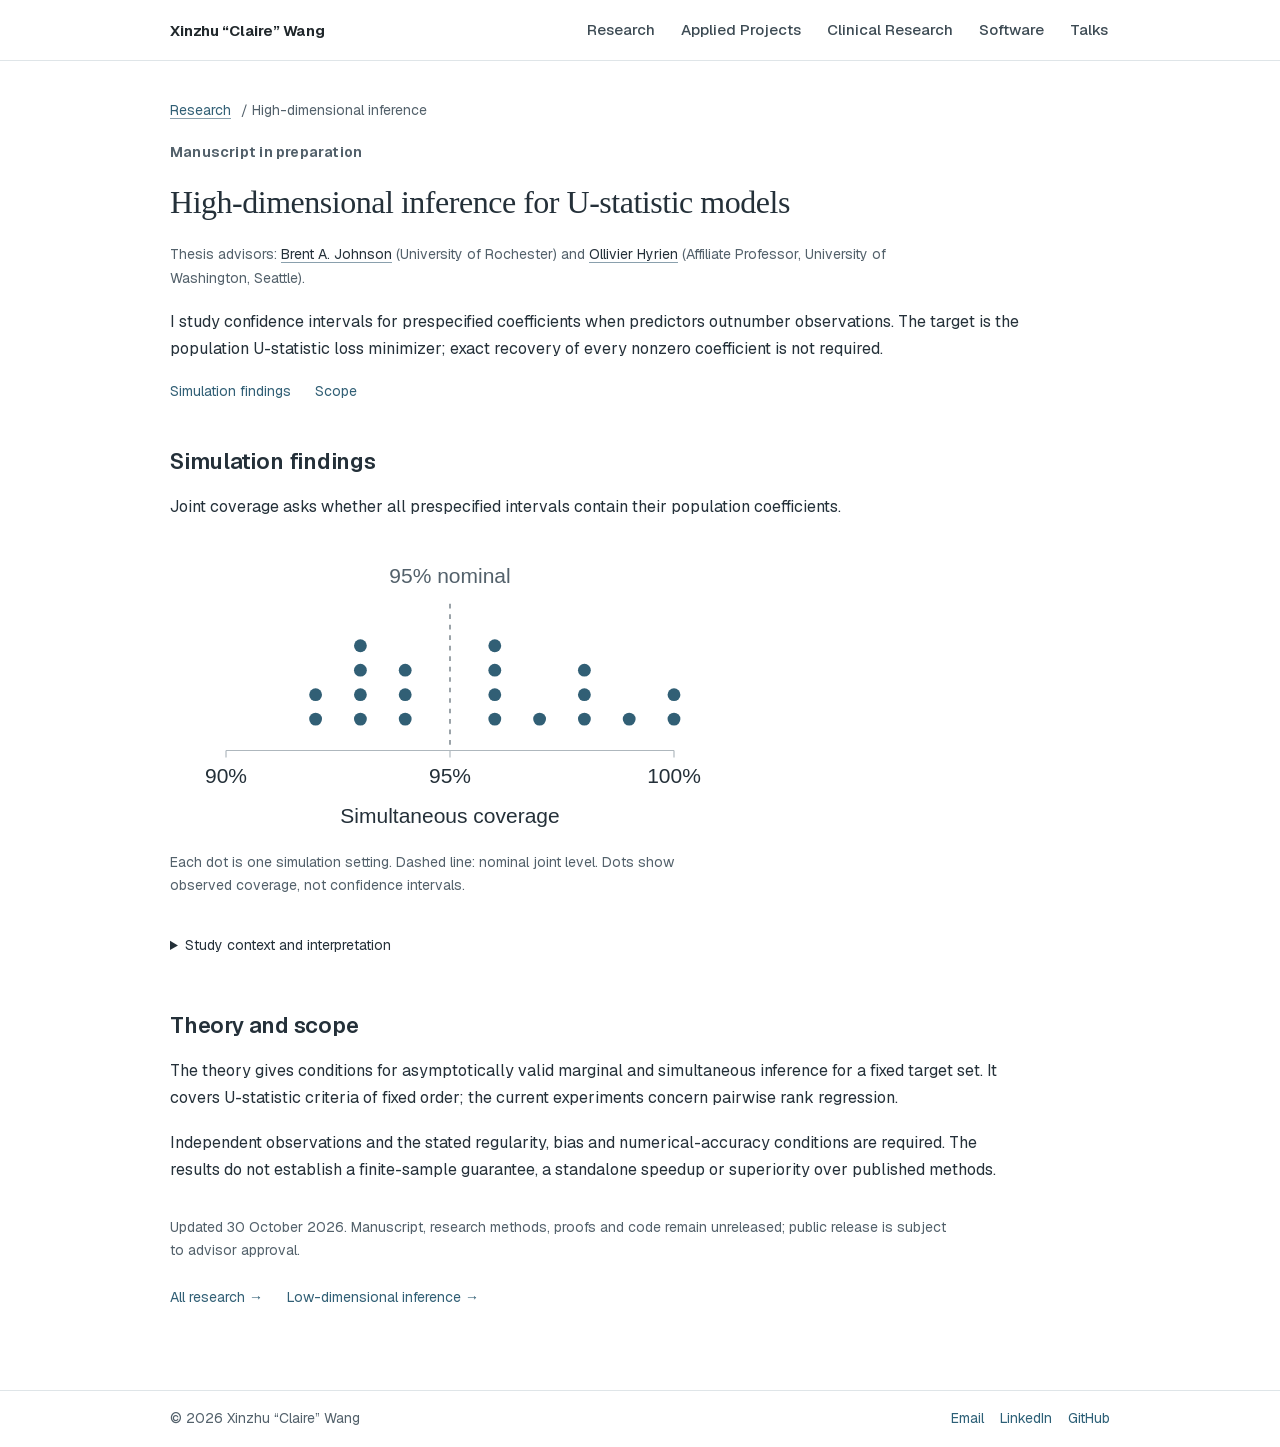
<file: research/high-dimensional-inference/index.html>
<!DOCTYPE html><!-- Generated from claire-wang-portfolio. --><html lang="en"><head><meta charSet="utf-8"/><meta name="viewport" content="width=device-width, initial-scale=1"/><link rel="preload" href="/research/highdim-joint-coverage.svg" as="image"/><link rel="stylesheet" href="/_next/static/css/index.boQZVxHC.css" data-rsc-css-href="/_next/static/css/index.boQZVxHC.css" data-precedence="vite-rsc/importer-resources"/><link rel="modulepreload" fetchPriority="low" href="/_next/static/chunks/index-C1pdNnXp.js"/><script src="/_next/static/chunks/rolldown-runtime-C60lm6uB.js" type="module" async=""></script><script src="/_next/static/chunks/framework-BgSIrAUN.js" type="module" async=""></script><link rel="modulepreload" href="/_next/static/chunks/layout-segment-context-Bm828DXD.js" crossorigin=""/><title>High-dimensional inference for U-statistic models | Xinzhu Claire Wang</title><meta name="description" content="Inference for prespecified population coefficients in high-dimensional U-statistic models without exact support recovery. Selected theory scope and pairwise rank-regression simulation findings."/><meta name="keywords" content="statistical learning,computational statistics,uncertainty quantification,stochastic optimization,high-dimensional inference,data science"/><meta name="author" content="Xinzhu Claire Wang"/><link rel="author" href="https://clairexinzhuwang.github.io/"/><meta name="robots" content="index, follow"/><meta name="googlebot" content="index, follow"/><meta property="og:title" content="High-dimensional inference for U-statistic models | Xinzhu Claire Wang"/><meta property="og:description" content="Inference for prespecified population coefficients in high-dimensional U-statistic models without exact support recovery. Selected theory scope and pairwise rank-regression simulation findings."/><meta name="twitter:card" content="summary"/><meta name="twitter:title" content="High-dimensional inference for U-statistic models | Xinzhu Claire Wang"/><meta name="twitter:description" content="Inference for prespecified population coefficients in high-dimensional U-statistic models without exact support recovery. Selected theory scope and pairwise rank-regression simulation findings."/><link rel="canonical" href="https://clairexinzhuwang.github.io/research/high-dimensional-inference/"/><script>Object.assign(((self[Symbol.for("vinext.navigationRuntime")]??={bootstrap:{routeManifest:null},functions:{}}).bootstrap.rsc??={rsc:[]}),{params:{},nav:{"pathname":"/research/high-dimensional-inference","searchParams":[]}})</script><link rel="modulepreload" href="/_next/static/chunks/index-C1pdNnXp.js" />
<link rel="preload" href="/_next/static/_vinext_fonts/geist-8ac0455e797f/geist-98bbbccb.woff2" as="font" type="font/woff2" crossorigin />
<link rel="preload" href="/_next/static/_vinext_fonts/geist-mono-00e989178794/geist-mono-013b2f2f.woff2" as="font" type="font/woff2" crossorigin />
<style data-vinext-fonts>/* cyrillic-ext */
@font-face {
  font-family: 'Geist';
  font-style: normal;
  font-weight: 100 900;
  font-display: swap;
  src: url(/_next/static/_vinext_fonts/geist-8ac0455e797f/geist-ff2310f5.woff2) format('woff2');
  unicode-range: U+0460-052F, U+1C80-1C8A, U+20B4, U+2DE0-2DFF, U+A640-A69F, U+FE2E-FE2F;
}
/* cyrillic */
@font-face {
  font-family: 'Geist';
  font-style: normal;
  font-weight: 100 900;
  font-display: swap;
  src: url(/_next/static/_vinext_fonts/geist-8ac0455e797f/geist-875ccdd4.woff2) format('woff2');
  unicode-range: U+0301, U+0400-045F, U+0490-0491, U+04B0-04B1, U+2116;
}
/* vietnamese */
@font-face {
  font-family: 'Geist';
  font-style: normal;
  font-weight: 100 900;
  font-display: swap;
  src: url(/_next/static/_vinext_fonts/geist-8ac0455e797f/geist-52306abf.woff2) format('woff2');
  unicode-range: U+0102-0103, U+0110-0111, U+0128-0129, U+0168-0169, U+01A0-01A1, U+01AF-01B0, U+0300-0301, U+0303-0304, U+0308-0309, U+0323, U+0329, U+1EA0-1EF9, U+20AB;
}
/* latin-ext */
@font-face {
  font-family: 'Geist';
  font-style: normal;
  font-weight: 100 900;
  font-display: swap;
  src: url(/_next/static/_vinext_fonts/geist-8ac0455e797f/geist-001175b1.woff2) format('woff2');
  unicode-range: U+0100-02BA, U+02BD-02C5, U+02C7-02CC, U+02CE-02D7, U+02DD-02FF, U+0304, U+0308, U+0329, U+1D00-1DBF, U+1E00-1E9F, U+1EF2-1EFF, U+2020, U+20A0-20AB, U+20AD-20C0, U+2113, U+2C60-2C7F, U+A720-A7FF;
}
/* latin */
@font-face {
  font-family: 'Geist';
  font-style: normal;
  font-weight: 100 900;
  font-display: swap;
  src: url(/_next/static/_vinext_fonts/geist-8ac0455e797f/geist-98bbbccb.woff2) format('woff2');
  unicode-range: U+0000-00FF, U+0131, U+0152-0153, U+02BB-02BC, U+02C6, U+02DA, U+02DC, U+0304, U+0308, U+0329, U+2000-206F, U+20AC, U+2122, U+2191, U+2193, U+2212, U+2215, U+FEFF, U+FFFD;
}

@font-face {
  font-family: 'Geist Fallback';
  src: local("Arial");
  ascent-override: 95.94%;
  descent-override: 28.16%;
  line-gap-override: 0.00%;
  size-adjust: 104.76%;
}

.__font_geist_19ysh9d { font-family: 'Geist', 'Geist Fallback'; font-style: normal; }

.__variable_geist_19ysh9d { --font-geist-sans: 'Geist', 'Geist Fallback'; }

/* cyrillic-ext */
@font-face {
  font-family: 'Geist Mono';
  font-style: normal;
  font-weight: 100 900;
  font-display: swap;
  src: url(/_next/static/_vinext_fonts/geist-mono-00e989178794/geist-mono-f6b33328.woff2) format('woff2');
  unicode-range: U+0460-052F, U+1C80-1C8A, U+20B4, U+2DE0-2DFF, U+A640-A69F, U+FE2E-FE2F;
}
/* cyrillic */
@font-face {
  font-family: 'Geist Mono';
  font-style: normal;
  font-weight: 100 900;
  font-display: swap;
  src: url(/_next/static/_vinext_fonts/geist-mono-00e989178794/geist-mono-44e03052.woff2) format('woff2');
  unicode-range: U+0301, U+0400-045F, U+0490-0491, U+04B0-04B1, U+2116;
}
/* symbols2 */
@font-face {
  font-family: 'Geist Mono';
  font-style: normal;
  font-weight: 100 900;
  font-display: swap;
  src: url(/_next/static/_vinext_fonts/geist-mono-00e989178794/geist-mono-0638449e.woff2) format('woff2');
  unicode-range: U+2000-2001, U+2004-2008, U+200A, U+23B8-23BD, U+2500-259F;
}
/* vietnamese */
@font-face {
  font-family: 'Geist Mono';
  font-style: normal;
  font-weight: 100 900;
  font-display: swap;
  src: url(/_next/static/_vinext_fonts/geist-mono-00e989178794/geist-mono-971fb274.woff2) format('woff2');
  unicode-range: U+0102-0103, U+0110-0111, U+0128-0129, U+0168-0169, U+01A0-01A1, U+01AF-01B0, U+0300-0301, U+0303-0304, U+0308-0309, U+0323, U+0329, U+1EA0-1EF9, U+20AB;
}
/* latin-ext */
@font-face {
  font-family: 'Geist Mono';
  font-style: normal;
  font-weight: 100 900;
  font-display: swap;
  src: url(/_next/static/_vinext_fonts/geist-mono-00e989178794/geist-mono-44745446.woff2) format('woff2');
  unicode-range: U+0100-02BA, U+02BD-02C5, U+02C7-02CC, U+02CE-02D7, U+02DD-02FF, U+0304, U+0308, U+0329, U+1D00-1DBF, U+1E00-1E9F, U+1EF2-1EFF, U+2020, U+20A0-20AB, U+20AD-20C0, U+2113, U+2C60-2C7F, U+A720-A7FF;
}
/* latin */
@font-face {
  font-family: 'Geist Mono';
  font-style: normal;
  font-weight: 100 900;
  font-display: swap;
  src: url(/_next/static/_vinext_fonts/geist-mono-00e989178794/geist-mono-013b2f2f.woff2) format('woff2');
  unicode-range: U+0000-00FF, U+0131, U+0152-0153, U+02BB-02BC, U+02C6, U+02DA, U+02DC, U+0304, U+0308, U+0329, U+2000-206F, U+20AC, U+2122, U+2191, U+2193, U+2212, U+2215, U+FEFF, U+FFFD;
}

@font-face {
  font-family: 'Geist Mono Fallback';
  src: local("Arial");
  ascent-override: 74.67%;
  descent-override: 21.92%;
  line-gap-override: 0.00%;
  size-adjust: 134.59%;
}

.__font_geist_mono_1001rt9 { font-family: 'Geist Mono', 'Geist Mono Fallback'; font-style: normal; }

.__variable_geist_mono_1001rt9 { --font-geist-mono: 'Geist Mono', 'Geist Mono Fallback'; }
</style>
</head><body class="__variable_geist_19ysh9d __variable_geist_mono_1001rt9 antialiased"><header class="site-header"><div class="header-inner"><a class="site-name" href="/" aria-label="Xinzhu Claire Wang, home">Xinzhu “Claire” Wang</a><nav class="desktop-nav" aria-label="Primary navigation"><a href="/research">Research</a><a href="/product">Applied Projects</a><a href="/health">Clinical Research</a><a href="/code">Software</a><a href="/talks">Talks</a></nav><details class="mobile-menu"><summary>Menu</summary><nav aria-label="Mobile navigation"><a href="/research">Research</a><a href="/product">Applied Projects</a><a href="/health">Clinical Research</a><a href="/code">Software</a><a href="/talks">Talks</a></nav></details></div></header><main class="page highdim-page"><p class="breadcrumbs"><a href="/research">Research</a> / High-dimensional inference</p><article data-reviewed-research-summary="true" data-highdim-public-summary="true"><header class="story-hero"><p class="eyebrow">Manuscript in preparation</p><h1>High-dimensional inference for U-statistic models</h1><p class="thesis-advisors">Thesis advisors: <a href="https://www.urmc.rochester.edu/biostat/people/faculty/johnson" target="_blank" rel="noreferrer">Brent A. Johnson</a> (University of Rochester)<!-- --> and <a href="https://www.biostat.washington.edu/people/ollivier-hyrien" target="_blank" rel="noreferrer">Ollivier Hyrien</a> (Affiliate Professor, University of Washington, Seattle).</p><p data-research-summary="high-dimensional">I study confidence intervals for prespecified coefficients when predictors outnumber observations. The target is the population U-statistic loss minimizer; exact recovery of every nonzero coefficient is not required.</p><div class="inline-links"><a href="#evaluation">Simulation findings</a><a href="#scope">Scope</a></div></header><section class="story-section" id="evaluation"><h2>Simulation findings</h2><p>Joint coverage asks whether all prespecified intervals contain their population coefficients.</p><figure class="highdim-result-figure" data-highdim-result-figure="true"><a class="figure-fullsize" href="/research/highdim-joint-coverage.svg" target="_blank" rel="noreferrer" aria-label="Open full-size simultaneous-coverage figure"><img src="/research/highdim-joint-coverage.svg" width="480" height="250" alt="Observed simultaneous coverage ranges from 92% to 100% across simulation settings; the dashed reference is the nominal 95% joint level. Each dot is one setting; vertical stacking separates equal coverage values."/></a><figcaption>Each dot is one simulation setting. Dashed line: nominal joint level. Dots show observed coverage, not confidence intervals.</figcaption></figure><details class="technical-details" data-highdim-evidence="true"><summary>Study context and interpretation</summary><div><p>Reported pairwise rank-regression simulations include correlated predictors, heavy-tailed errors and weak marginal signals. The results are transcribed from the supplied study summary, not an independent rerun.</p><p>Each setting uses 50 or 100 simulated datasets. Small differences should not be overinterpreted; observed 100% coverage is not exact calibration. Monte Carlo uncertainty intervals are not shown.</p></div></details></section><section class="story-section" id="scope"><h2>Theory and scope</h2><p>The theory gives conditions for asymptotically valid marginal and simultaneous inference for a fixed target set. It covers U-statistic criteria of fixed order; the current experiments concern pairwise rank regression.</p><p>Independent observations and the stated regularity, bias and numerical-accuracy conditions are required. The results do not establish a finite-sample guarantee, a standalone speedup or superiority over published methods.</p></section><p class="availability-note">Updated 30 October 2026. Manuscript, research methods, proofs and code remain unreleased; public release is subject to advisor approval.</p></article><div class="inline-links route-links"><a href="/research">All research →</a><a href="/research/computation-aware-inference">Low-dimensional inference →</a></div></main><footer><div class="footer-inner"><span>© 2026 Xinzhu “Claire” Wang</span><span class="footer-links"><a href="mailto:xinzhu_wang@urmc.rochester.edu">Email</a><a href="https://www.linkedin.com/in/xinzhu-w-961035158/" target="_blank" rel="noreferrer">LinkedIn</a><a href="https://github.com/clairexinzhuwang" target="_blank" rel="noreferrer">GitHub</a></span></div></footer><script type="module" src="/_next/static/chunks/index-C1pdNnXp.js" id="_R_" async=""></script><script>((self[Symbol.for("vinext.navigationRuntime")]??={bootstrap:{routeManifest:null},functions:{}}).bootstrap.rsc??={rsc:[]}).rsc.push("2:I[\"8c0f216c4604\",[],\"Children\",1]\n")</script><script>((self[Symbol.for("vinext.navigationRuntime")]??={bootstrap:{routeManifest:null},functions:{}}).bootstrap.rsc??={rsc:[]}).rsc.push(":HL[\"/_next/static/css/index.boQZVxHC.css\",\"style\"     ]\n")</script><script>((self[Symbol.for("vinext.navigationRuntime")]??={bootstrap:{routeManifest:null},functions:{}}).bootstrap.rsc??={rsc:[]}).rsc.push("0:{\"__route\":\"route:/research/high-dimensional-inference\",\"__interceptionContext\":null,\"__layoutIds\":[\"layout:/\"],\"__rootLayout\":\"/\",\"__sourcePage\":\"/research/high-dimensional-inference/page\",\"page:/research/high-dimensional-inference\":\"$L1\",\"layout:/\":[[[[\"$\",\"link\",\"css:/_next/static/css/index.boQZVxHC.css\",{\"rel\":\"stylesheet\",\"precedence\":\"vite-rsc/importer-resources\",\"href\":\"/_next/static/css/index.boQZVxHC.css\",\"data-rsc-css-href\":\"/_next/static/css/index.boQZVxHC.css\"}],\"$undefined\"],[\"$\",\"html\",null,{\"lang\":\"en\",\"children\":[\"$\",\"body\",null,{\"className\":\"__variable_geist_19ysh9d __variable_geist_mono_1001rt9 antialiased\",\"children\":[[\"$\",\"header\",null,{\"className\":\"site-header\",\"children\":[\"$\",\"div\",null,{\"className\":\"header-inner\",\"children\":[[\"$\",\"a\",null,{\"className\":\"site-name\",\"href\":\"/\",\"aria-label\":\"Xinzhu Claire Wang, home\",\"children\":\"Xinzhu “Claire” Wang\"}],[\"$\",\"nav\",null,{\"className\":\"desktop-nav\",\"aria-label\":\"Primary navigation\",\"children\":[[\"$\",\"a\",\"/research\",{\"href\":\"/research\",\"children\":\"Research\"}],[\"$\",\"a\",\"/product\",{\"href\":\"/product\",\"children\":\"Applied Projects\"}],[\"$\",\"a\",\"/health\",{\"href\":\"/health\",\"children\":\"Clinical Research\"}],[\"$\",\"a\",\"/code\",{\"href\":\"/code\",\"children\":\"Software\"}],[\"$\",\"a\",\"/talks\",{\"href\":\"/talks\",\"children\":\"Talks\"}]]}],[\"$\",\"details\",null,{\"className\":\"mobile-menu\",\"children\":[[\"$\",\"summary\",null,{\"children\":\"Menu\"}],[\"$\",\"nav\",null,{\"aria-label\":\"Mobile navigation\",\"children\":[[\"$\",\"a\",\"/research\",{\"href\":\"/research\",\"children\":\"Research\"}],[\"$\",\"a\",\"/product\",{\"href\":\"/product\",\"children\":\"Applied Projects\"}],[\"$\",\"a\",\"/health\",{\"href\":\"/health\",\"children\":\"Clinical Research\"}],[\"$\",\"a\",\"/code\",{\"href\":\"/code\",\"children\":\"Software\"}],[\"$\",\"a\",\"/talks\",{\"href\":\"/talks\",\"children\":\"Talks\"}]]}]]}]]}]}],[\"$\",\"$L2\",null,{}],[\"$\",\"footer\",null,{\"children\":[\"$\",\"div\",null,{\"className\":\"footer-inner\",\"children\":[[\"$\",\"span\",null,{\"children\":\"© 2026 Xinzhu “Claire” Wang\"}],[\"$\",\"span\",null,{\"className\":\"footer-links\",\"children\":[[\"$\",\"a\",null,{\"href\":\"mailto:xinzhu_wang@urmc.rochester.edu\",\"children\":\"Email\"}],[\"$\",\"a\",null,{\"href\":\"https://www.linkedin.com/in/xinzhu-w-961035158/\",\"target\":\"_blank\",\"rel\":\"noreferrer\",\"children\":\"LinkedIn\"}],[\"$\",\"a\",null,{\"href\":\"https://github.com/clairexinzhuwang\",\"target\":\"_blank\",\"rel\":\"noreferrer\",\"children\":\"GitHub\"}]]}]]}]}]]}]}]],null],\"route:/research/high-dimensional-inference\":[[[\"$\",\"meta\",null,{\"charSet\":\"utf-8\"}],[[\"$\",\"title\",\"0\",{\"children\":\"High-dimensional inference for U-statistic models | Xinzhu Claire Wang\"}],[\"$\",\"meta\",\"1\",{\"name\":\"description\",\"content\":\"Inference for prespecified population coefficients in high-dimensional U-statistic models without exact support recovery. Selected theory scope and pairwise rank-regression simulation findings.\"}],[\"$\",\"meta\",\"2\",{\"name\":\"keywords\",\"content\":\"statistical learning,computational statistics,uncertainty quantification,stochastic optimization,high-dimensional inference,data science\"}],[\"$\",\"meta\",\"3\",{\"name\":\"author\",\"content\":\"Xinzhu Claire Wang\"}],[\"$\",\"link\",\"4\",{\"rel\":\"author\",\"href\":\"https://clairexinzhuwang.github.io/\"}],[\"$\",\"meta\",\"5\",{\"name\":\"robots\",\"content\":\"index, follow\"}],[\"$\",\"meta\",\"6\",{\"name\":\"googlebot\",\"content\":\"index, follow\"}],[\"$\",\"meta\",\"7\",{\"property\":\"og:title\",\"content\":\"High-dimensional inference for U-statistic models | Xinzhu Claire Wang\"}],[\"$\",\"meta\",\"8\",{\"property\":\"og:description\",\"content\":\"Inference for prespecified population coefficients in high-dimensional U-statistic models without exact support recovery. Selected theory scope and pairwise rank-regression simulation findings.\"}],[\"$\",\"meta\",\"9\",{\"name\":\"twitter:card\",\"content\":\"summary\"}],[\"$\",\"meta\",\"10\",{\"name\":\"twitter:title\",\"content\":\"High-dimensional inference for U-statistic models | Xinzhu Claire Wang\"}],[\"$\",\"meta\",\"11\",{\"name\":\"twitter:description\",\"content\":\"Inference for prespecified population coefficients in high-dimensional U-statistic models without exact support recovery. Selected theory scope and pairwise rank-regression simulation findings.\"}],[\"$\",\"link\",\"12\",{\"rel\":\"canonical\",\"href\":\"https://clairexinzhuwang.github.io/research/high-dimensional-inference/\"}]],\"$L3\"],\"$L4\",null,null],\"__layoutFlags\":{\"layout:/\":\"s\"},\"__artifactCompatibility\":{\"schemaVersion\":1,\"graphVersion\":\"app-route-graph:4790a8c02adf424c\",\"deploymentVersion\":\"bc26da1c-3116-41cf-809b-1a23f6607816\",\"appElementsSchemaVersion\":1,\"rscPayloadSchemaVersion\":1,\"rootBoundaryId\":\"/\",\"renderEpoch\":null},\"__renderObservation\":{\"schemaVersion\":1,\"output\":{\"kind\":\"app-rsc\",\"mountedSlotsFingerprint\":null,\"renderEpoch\":null,\"rootBoundaryId\":\"/\",\"routeId\":\"route:/research/high-dimensional-inference\"},\"completeness\":\"partial\",\"boundaryOutcome\":{\"kind\":\"unknown\"},\"requestApis\":[{\"kind\":\"connection\",\"status\":\"unknown\"},{\"kind\":\"cookies\",\"status\":\"unknown\"},{\"kind\":\"draftMode\",\"status\":\"unknown\"},{\"kind\":\"headers\",\"status\":\"unknown\"},{\"kind\":\"params\",\"status\":\"unknown\"},{\"kind\":\"searchParams\",\"status\":\"unknown\"}],\"dynamicFetches\":[],\"cacheTags\":[\"/research/high-dimensional-inference\",\"_N_T_/layout\",\"_N_T_/research/high-dimensional-inference\",\"_N_T_/research/high-dimensional-inference/layout\",\"_N_T_/research/high-dimensional-inference/page\",\"_N_T_/research/layout\"],\"pathTags\":[\"/research/high-dimensional-inference\"],\"cacheability\":\"unknown\",\"downgrade\":{\"target\":\"freshRender\",\"reasons\":[{\"code\":\"CP_DOWNGRADE_CACHEABILITY_UNKNOWN\",\"target\":\"freshRender\"},{\"code\":\"CP_DOWNGRADE_INCOMPLETE_OBSERVATION\",\"completeness\":\"partial\",\"target\":\"freshRender\"},{\"code\":\"CP_DOWNGRADE_UNKNOWN_REQUEST_API\",\"requestApi\":\"connection\",\"target\":\"freshRender\"},{\"code\":\"CP_DOWNGRADE_UNKNOWN_REQUEST_API\",\"requestApi\":\"cookies\",\"target\":\"freshRender\"},{\"code\":\"CP_DOWNGRADE_UNKNOWN_REQUEST_API\",\"requestApi\":\"draftMode\",\"target\":\"freshRender\"},{\"code\":\"CP_DOWNGRADE_UNKNOWN_REQUEST_API\",\"requestApi\":\"headers\",\"target\":\"freshRender\"},{\"code\":\"CP_DOWNGRADE_UNKNOWN_REQUEST_API\",\"requestApi\":\"params\",\"target\":\"freshRender\"},{\"code\":\"CP_DOWNGRADE_UNKNOWN_REQUEST_API\",\"requestApi\":\"searchParams\",\"target\":\"freshRender\"}],\"fallback\":{\"kind\":\"breakerFallback\",\"code\":\"CP_PRIVATE_DYNAMIC_DOWNGRADE\",\"mode\":\"renderFresh\",\"scope\":\"affectedOutput\",\"fields\":{\"reasonCodes\":[\"CP_DOWNGRADE_CACHEABILITY_UNKNOWN\",\"CP_DOWNGRADE_INCOMPLETE_OBSERVATION\",\"CP_DOWNGRADE_UNKNOWN_REQUEST_API\",\"CP_DOWNGRADE_UNKNOWN_REQUEST_API\",\"CP_DOWNGRADE_UNKNOWN_REQUEST_API\",\"CP_DOWNGRADE_UNKNOWN_REQUEST_API\",\"CP_DOWNGRADE_UNKNOWN_REQUEST_API\",\"CP_DOWNGRADE_UNKNOWN_REQUEST_API\"],\"target\":\"freshRender\"}},\"isPublicCacheCandidate\":false}}}\n")</script><script>((self[Symbol.for("vinext.navigationRuntime")]??={bootstrap:{routeManifest:null},functions:{}}).bootstrap.rsc??={rsc:[]}).rsc.push("5:I[\"593f344dc510\",[],\"GlobalErrorBoundary\",1]\n")</script><script>((self[Symbol.for("vinext.navigationRuntime")]??={bootstrap:{routeManifest:null},functions:{}}).bootstrap.rsc??={rsc:[]}).rsc.push("6:I[\"0b874ad30386\",[],\"default\",1]\n")</script><script>((self[Symbol.for("vinext.navigationRuntime")]??={bootstrap:{routeManifest:null},functions:{}}).bootstrap.rsc??={rsc:[]}).rsc.push("7:I[\"593f344dc510\",[],\"ErrorBoundary\",1]\n")</script><script>((self[Symbol.for("vinext.navigationRuntime")]??={bootstrap:{routeManifest:null},functions:{}}).bootstrap.rsc??={rsc:[]}).rsc.push("8:I[\"15c18cfaeeff\",[],\"LayoutSegmentProvider\",1]\n")</script><script>((self[Symbol.for("vinext.navigationRuntime")]??={bootstrap:{routeManifest:null},functions:{}}).bootstrap.rsc??={rsc:[]}).rsc.push("9:I[\"8c0f216c4604\",[],\"Slot\",1]\n")</script><script>((self[Symbol.for("vinext.navigationRuntime")]??={bootstrap:{routeManifest:null},functions:{}}).bootstrap.rsc??={rsc:[]}).rsc.push("a:I[\"9276801271d6\",[],\"AppRouterScrollTarget\",1]\n")</script><script>((self[Symbol.for("vinext.navigationRuntime")]??={bootstrap:{routeManifest:null},functions:{}}).bootstrap.rsc??={rsc:[]}).rsc.push("b:I[\"593f344dc510\",[],\"RedirectBoundary\",1]\n")</script><script>((self[Symbol.for("vinext.navigationRuntime")]??={bootstrap:{routeManifest:null},functions:{}}).bootstrap.rsc??={rsc:[]}).rsc.push("3:[[\"$\",\"meta\",\"0\",{\"name\":\"viewport\",\"content\":\"width=device-width, initial-scale=1\"}]]\n")</script><script>((self[Symbol.for("vinext.navigationRuntime")]??={bootstrap:{routeManifest:null},functions:{}}).bootstrap.rsc??={rsc:[]}).rsc.push("4:[\"$\",\"$L5\",null,{\"fallback\":\"$6\",\"children\":[\"$\",\"$L7\",null,{\"fallback\":\"$6\",\"children\":[\"$\",\"$L8\",null,{\"providerId\":\"layout:/\",\"segmentMap\":{\"children\":[\"research\",\"high-dimensional-inference\"]},\"children\":[\"$\",\"$L9\",null,{\"id\":\"layout:/\",\"parallelSlots\":\"$undefined\",\"children\":[\"$\",\"$La\",null,{\"children\":[\"$\",\"$Lb\",null,{\"children\":[[\"$\",\"$L8\",null,{\"providerId\":\"page:/research/high-dimensional-inference\",\"segmentMap\":{\"children\":[\"__PAGE__\"]},\"children\":[\"$\",\"$L9\",null,{\"id\":\"page:/research/high-dimensional-inference\"}]}],null]}]}]}]}]}]}]\n")</script><script>((self[Symbol.for("vinext.navigationRuntime")]??={bootstrap:{routeManifest:null},functions:{}}).bootstrap.rsc??={rsc:[]}).rsc.push(":HL[\"/research/highdim-joint-coverage.svg\",\"image\"]\n")</script><script>((self[Symbol.for("vinext.navigationRuntime")]??={bootstrap:{routeManifest:null},functions:{}}).bootstrap.rsc??={rsc:[]}).rsc.push("1:[\"$\",\"main\",null,{\"className\":\"page highdim-page\",\"children\":[[\"$\",\"p\",null,{\"className\":\"breadcrumbs\",\"children\":[[\"$\",\"a\",null,{\"href\":\"/research\",\"children\":\"Research\"}],\" / High-dimensional inference\"]}],[\"$\",\"article\",null,{\"data-reviewed-research-summary\":\"true\",\"data-highdim-public-summary\":\"true\",\"children\":[[\"$\",\"header\",null,{\"className\":\"story-hero\",\"children\":[[\"$\",\"p\",null,{\"className\":\"eyebrow\",\"children\":\"Manuscript in preparation\"}],[\"$\",\"h1\",null,{\"children\":\"High-dimensional inference for U-statistic models\"}],[\"$\",\"p\",null,{\"className\":\"thesis-advisors\",\"children\":[\"Thesis advisors: \",[\"$\",\"a\",null,{\"href\":\"https://www.urmc.rochester.edu/biostat/people/faculty/johnson\",\"target\":\"_blank\",\"rel\":\"noreferrer\",\"children\":\"Brent A. Johnson\"}],\" (University of Rochester)\",\" and \",[\"$\",\"a\",null,{\"href\":\"https://www.biostat.washington.edu/people/ollivier-hyrien\",\"target\":\"_blank\",\"rel\":\"noreferrer\",\"children\":\"Ollivier Hyrien\"}],\" (Affiliate Professor, University of Washington, Seattle).\"]}],[\"$\",\"p\",null,{\"data-research-summary\":\"high-dimensional\",\"children\":\"I study confidence intervals for prespecified coefficients when predictors outnumber observations. The target is the population U-statistic loss minimizer; exact recovery of every nonzero coefficient is not required.\"}],[\"$\",\"div\",null,{\"className\":\"inline-links\",\"children\":[[\"$\",\"a\",null,{\"href\":\"#evaluation\",\"children\":\"Simulation findings\"}],[\"$\",\"a\",null,{\"href\":\"#scope\",\"children\":\"Scope\"}]]}]]}],[\"$\",\"section\",null,{\"className\":\"story-section\",\"id\":\"evaluation\",\"children\":[[\"$\",\"h2\",null,{\"children\":\"Simulation findings\"}],[\"$\",\"p\",null,{\"children\":\"Joint coverage asks whether all prespecified intervals contain their population coefficients.\"}],[\"$\",\"figure\",null,{\"className\":\"highdim-result-figure\",\"data-highdim-result-figure\":\"true\",\"children\":[[\"$\",\"a\",null,{\"className\":\"figure-fullsize\",\"href\":\"/research/highdim-joint-coverage.svg\",\"target\":\"_blank\",\"rel\":\"noreferrer\",\"aria-label\":\"Open full-size simultaneous-coverage figure\",\"children\":[\"$\",\"img\",null,{\"src\":\"/research/highdim-joint-coverage.svg\",\"width\":\"480\",\"height\":\"250\",\"alt\":\"Observed simultaneous coverage ranges from 92% to 100% across simulation settings; the dashed reference is the nominal 95% joint level. Each dot is one setting; vertical stacking separates equal coverage values.\"}]}],[\"$\",\"figcaption\",null,{\"children\":\"Each dot is one simulation setting. Dashed line: nominal joint level. Dots show observed coverage, not confidence intervals.\"}]]}],[\"$\",\"details\",null,{\"className\":\"technical-details\",\"data-highdim-evidence\":\"true\",\"children\":[[\"$\",\"summary\",null,{\"children\":\"Study context and interpretation\"}],[\"$\",\"div\",null,{\"children\":[[\"$\",\"p\",null,{\"children\":\"Reported pairwise rank-regression simulations include correlated predictors, heavy-tailed errors and weak marginal signals. The results are transcribed from the supplied study summary, not an independent rerun.\"}],[\"$\",\"p\",null,{\"children\":\"Each setting uses 50 or 100 simulated datasets. Small differences should not be overinterpreted; observed 100% coverage is not exact calibration. Monte Carlo uncertainty intervals are not shown.\"}]]}]]}]]}],[\"$\",\"section\",null,{\"className\":\"story-section\",\"id\":\"scope\",\"children\":[[\"$\",\"h2\",null,{\"children\":\"Theory and scope\"}],[\"$\",\"p\",null,{\"children\":\"The theory gives conditions for asymptotically valid marginal and simultaneous inference for a fixed target set. It covers U-statistic criteria of fixed order; the current experiments concern pairwise rank regression.\"}],[\"$\",\"p\",null,{\"children\":\"Independent observations and the stated regularity, bias and numerical-accuracy conditions are required. The results do not establish a finite-sample guarantee, a standalone speedup or superiority over published methods.\"}]]}],[\"$\",\"p\",null,{\"className\":\"availability-note\",\"children\":\"Updated 30 October 2026. Manuscript, research methods, proofs and code remain unreleased; public release is subject to advisor approval.\"}]]}],\"$Lc\"]}]\n")</script><script>((self[Symbol.for("vinext.navigationRuntime")]??={bootstrap:{routeManifest:null},functions:{}}).bootstrap.rsc??={rsc:[]}).rsc.push("c:[\"$\",\"div\",null,{\"className\":\"inline-links route-links\",\"children\":[[\"$\",\"a\",null,{\"href\":\"/research\",\"children\":\"All research →\"}],[\"$\",\"a\",null,{\"href\":\"/research/computation-aware-inference\",\"children\":\"Low-dimensional inference →\"}]]}]\n")</script><script>Object.assign(((self[Symbol.for("vinext.navigationRuntime")]??={bootstrap:{routeManifest:null},functions:{}}).bootstrap.rsc??={rsc:[]}),{"initialCacheKind":"static"});((self[Symbol.for("vinext.navigationRuntime")]??={bootstrap:{routeManifest:null},functions:{}}).bootstrap.rsc??={rsc:[]}).done=true</script></body></html>
</file>
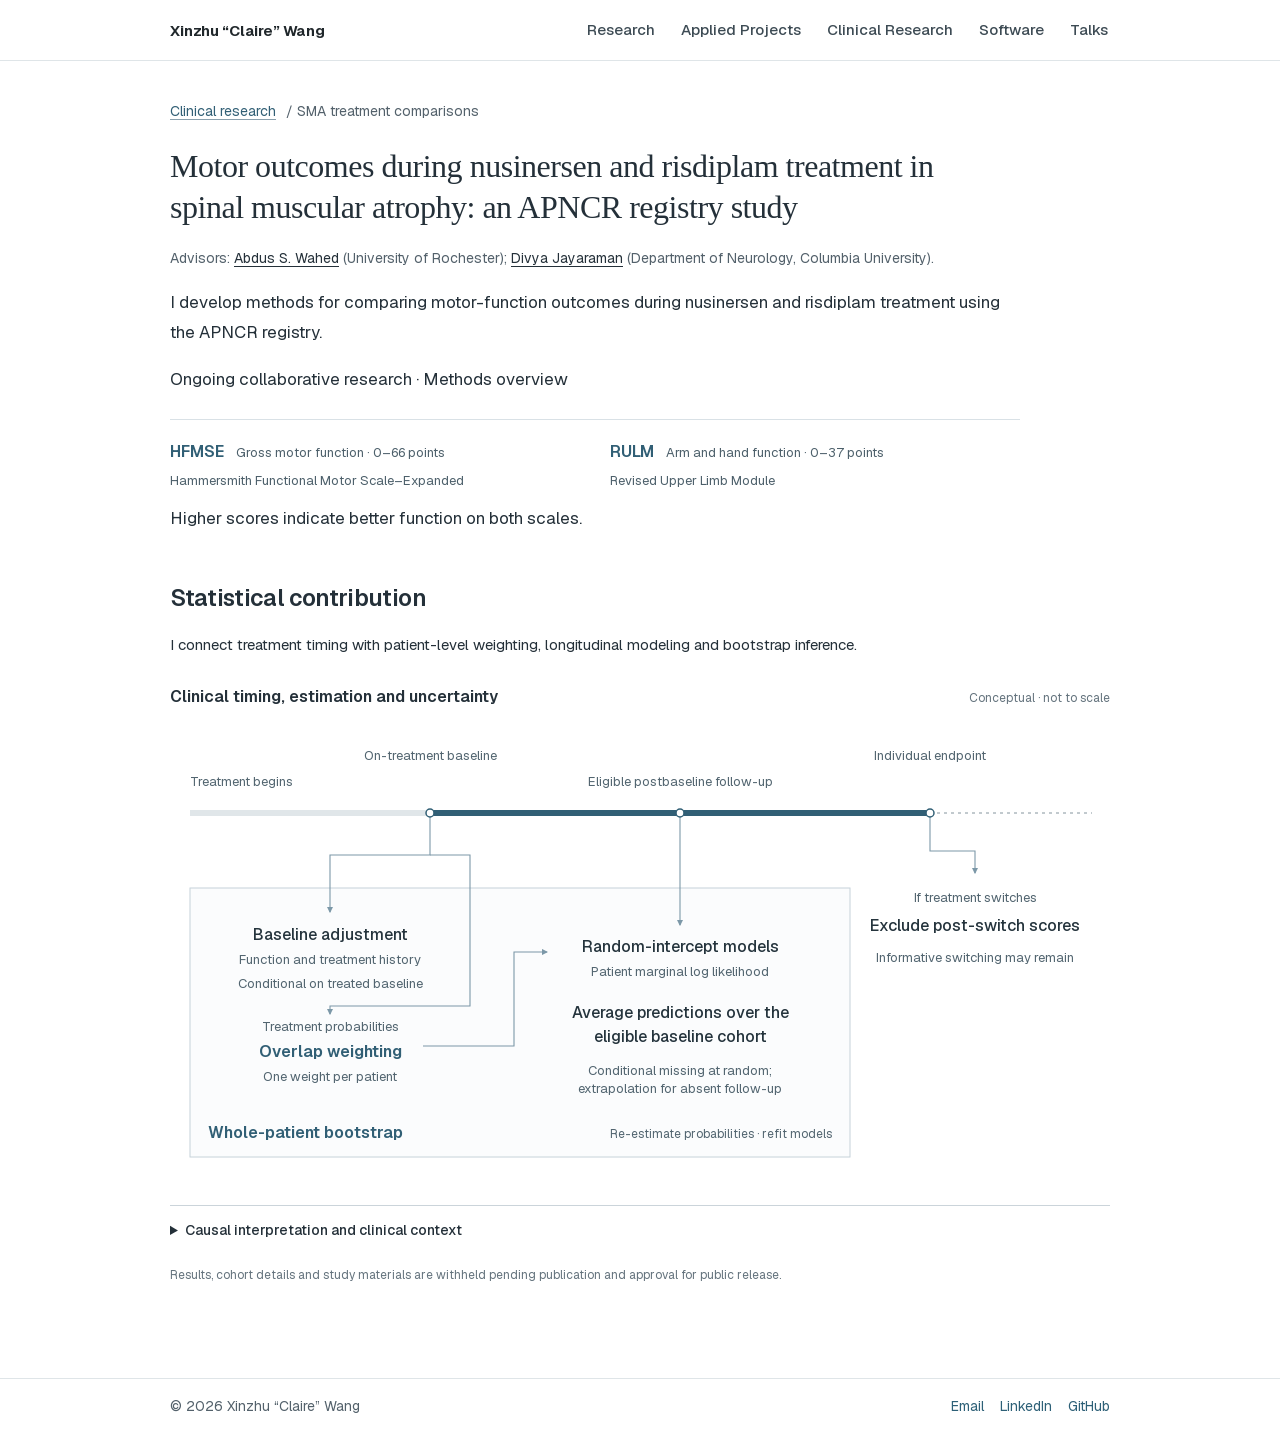
<file: research/sma-treatment-comparisons/index.html>
<!DOCTYPE html><!-- Generated from claire-wang-portfolio. --><html lang="en"><head><meta charSet="utf-8"/><meta name="viewport" content="width=device-width, initial-scale=1"/><link rel="stylesheet" href="/_next/static/css/index.boQZVxHC.css" data-rsc-css-href="/_next/static/css/index.boQZVxHC.css" data-precedence="vite-rsc/importer-resources"/><link rel="stylesheet" href="/_next/static/css/page.DWrBlUf-.css" data-rsc-css-href="/_next/static/css/page.DWrBlUf-.css" data-precedence="vite-rsc/importer-resources"/><link rel="modulepreload" fetchPriority="low" href="/_next/static/chunks/index-C1pdNnXp.js"/><script src="/_next/static/chunks/rolldown-runtime-C60lm6uB.js" type="module" async=""></script><script src="/_next/static/chunks/framework-BgSIrAUN.js" type="module" async=""></script><link rel="modulepreload" href="/_next/static/chunks/layout-segment-context-Bm828DXD.js" crossorigin=""/><title>Motor outcomes during nusinersen and risdiplam treatment in spinal muscular atrophy: an APNCR registry study | Xinzhu Claire Wang</title><meta name="description" content="Ongoing SMA registry research: propensity-score overlap weighting, longitudinal modeling and disease-specific challenges in causal interpretation."/><meta name="keywords" content="statistical learning,computational statistics,uncertainty quantification,stochastic optimization,high-dimensional inference,data science"/><meta name="author" content="Xinzhu Claire Wang"/><link rel="author" href="https://clairexinzhuwang.github.io/"/><meta name="robots" content="index, follow"/><meta name="googlebot" content="index, follow"/><meta property="og:title" content="Motor outcomes during nusinersen and risdiplam treatment in spinal muscular atrophy: an APNCR registry study | Xinzhu Claire Wang"/><meta property="og:description" content="Ongoing SMA registry research: propensity-score overlap weighting, longitudinal modeling and disease-specific challenges in causal interpretation."/><meta name="twitter:card" content="summary"/><meta name="twitter:title" content="Motor outcomes during nusinersen and risdiplam treatment in spinal muscular atrophy: an APNCR registry study | Xinzhu Claire Wang"/><meta name="twitter:description" content="Ongoing SMA registry research: propensity-score overlap weighting, longitudinal modeling and disease-specific challenges in causal interpretation."/><link rel="canonical" href="https://clairexinzhuwang.github.io/research/sma-treatment-comparisons/"/><script>Object.assign(((self[Symbol.for("vinext.navigationRuntime")]??={bootstrap:{routeManifest:null},functions:{}}).bootstrap.rsc??={rsc:[]}),{params:{},nav:{"pathname":"/research/sma-treatment-comparisons","searchParams":[]}})</script><link rel="modulepreload" href="/_next/static/chunks/index-C1pdNnXp.js" />
<link rel="preload" href="/_next/static/_vinext_fonts/geist-8ac0455e797f/geist-98bbbccb.woff2" as="font" type="font/woff2" crossorigin />
<link rel="preload" href="/_next/static/_vinext_fonts/geist-mono-00e989178794/geist-mono-013b2f2f.woff2" as="font" type="font/woff2" crossorigin />
<style data-vinext-fonts>/* cyrillic-ext */
@font-face {
  font-family: 'Geist';
  font-style: normal;
  font-weight: 100 900;
  font-display: swap;
  src: url(/_next/static/_vinext_fonts/geist-8ac0455e797f/geist-ff2310f5.woff2) format('woff2');
  unicode-range: U+0460-052F, U+1C80-1C8A, U+20B4, U+2DE0-2DFF, U+A640-A69F, U+FE2E-FE2F;
}
/* cyrillic */
@font-face {
  font-family: 'Geist';
  font-style: normal;
  font-weight: 100 900;
  font-display: swap;
  src: url(/_next/static/_vinext_fonts/geist-8ac0455e797f/geist-875ccdd4.woff2) format('woff2');
  unicode-range: U+0301, U+0400-045F, U+0490-0491, U+04B0-04B1, U+2116;
}
/* vietnamese */
@font-face {
  font-family: 'Geist';
  font-style: normal;
  font-weight: 100 900;
  font-display: swap;
  src: url(/_next/static/_vinext_fonts/geist-8ac0455e797f/geist-52306abf.woff2) format('woff2');
  unicode-range: U+0102-0103, U+0110-0111, U+0128-0129, U+0168-0169, U+01A0-01A1, U+01AF-01B0, U+0300-0301, U+0303-0304, U+0308-0309, U+0323, U+0329, U+1EA0-1EF9, U+20AB;
}
/* latin-ext */
@font-face {
  font-family: 'Geist';
  font-style: normal;
  font-weight: 100 900;
  font-display: swap;
  src: url(/_next/static/_vinext_fonts/geist-8ac0455e797f/geist-001175b1.woff2) format('woff2');
  unicode-range: U+0100-02BA, U+02BD-02C5, U+02C7-02CC, U+02CE-02D7, U+02DD-02FF, U+0304, U+0308, U+0329, U+1D00-1DBF, U+1E00-1E9F, U+1EF2-1EFF, U+2020, U+20A0-20AB, U+20AD-20C0, U+2113, U+2C60-2C7F, U+A720-A7FF;
}
/* latin */
@font-face {
  font-family: 'Geist';
  font-style: normal;
  font-weight: 100 900;
  font-display: swap;
  src: url(/_next/static/_vinext_fonts/geist-8ac0455e797f/geist-98bbbccb.woff2) format('woff2');
  unicode-range: U+0000-00FF, U+0131, U+0152-0153, U+02BB-02BC, U+02C6, U+02DA, U+02DC, U+0304, U+0308, U+0329, U+2000-206F, U+20AC, U+2122, U+2191, U+2193, U+2212, U+2215, U+FEFF, U+FFFD;
}

@font-face {
  font-family: 'Geist Fallback';
  src: local("Arial");
  ascent-override: 95.94%;
  descent-override: 28.16%;
  line-gap-override: 0.00%;
  size-adjust: 104.76%;
}

.__font_geist_19ysh9d { font-family: 'Geist', 'Geist Fallback'; font-style: normal; }

.__variable_geist_19ysh9d { --font-geist-sans: 'Geist', 'Geist Fallback'; }

/* cyrillic-ext */
@font-face {
  font-family: 'Geist Mono';
  font-style: normal;
  font-weight: 100 900;
  font-display: swap;
  src: url(/_next/static/_vinext_fonts/geist-mono-00e989178794/geist-mono-f6b33328.woff2) format('woff2');
  unicode-range: U+0460-052F, U+1C80-1C8A, U+20B4, U+2DE0-2DFF, U+A640-A69F, U+FE2E-FE2F;
}
/* cyrillic */
@font-face {
  font-family: 'Geist Mono';
  font-style: normal;
  font-weight: 100 900;
  font-display: swap;
  src: url(/_next/static/_vinext_fonts/geist-mono-00e989178794/geist-mono-44e03052.woff2) format('woff2');
  unicode-range: U+0301, U+0400-045F, U+0490-0491, U+04B0-04B1, U+2116;
}
/* symbols2 */
@font-face {
  font-family: 'Geist Mono';
  font-style: normal;
  font-weight: 100 900;
  font-display: swap;
  src: url(/_next/static/_vinext_fonts/geist-mono-00e989178794/geist-mono-0638449e.woff2) format('woff2');
  unicode-range: U+2000-2001, U+2004-2008, U+200A, U+23B8-23BD, U+2500-259F;
}
/* vietnamese */
@font-face {
  font-family: 'Geist Mono';
  font-style: normal;
  font-weight: 100 900;
  font-display: swap;
  src: url(/_next/static/_vinext_fonts/geist-mono-00e989178794/geist-mono-971fb274.woff2) format('woff2');
  unicode-range: U+0102-0103, U+0110-0111, U+0128-0129, U+0168-0169, U+01A0-01A1, U+01AF-01B0, U+0300-0301, U+0303-0304, U+0308-0309, U+0323, U+0329, U+1EA0-1EF9, U+20AB;
}
/* latin-ext */
@font-face {
  font-family: 'Geist Mono';
  font-style: normal;
  font-weight: 100 900;
  font-display: swap;
  src: url(/_next/static/_vinext_fonts/geist-mono-00e989178794/geist-mono-44745446.woff2) format('woff2');
  unicode-range: U+0100-02BA, U+02BD-02C5, U+02C7-02CC, U+02CE-02D7, U+02DD-02FF, U+0304, U+0308, U+0329, U+1D00-1DBF, U+1E00-1E9F, U+1EF2-1EFF, U+2020, U+20A0-20AB, U+20AD-20C0, U+2113, U+2C60-2C7F, U+A720-A7FF;
}
/* latin */
@font-face {
  font-family: 'Geist Mono';
  font-style: normal;
  font-weight: 100 900;
  font-display: swap;
  src: url(/_next/static/_vinext_fonts/geist-mono-00e989178794/geist-mono-013b2f2f.woff2) format('woff2');
  unicode-range: U+0000-00FF, U+0131, U+0152-0153, U+02BB-02BC, U+02C6, U+02DA, U+02DC, U+0304, U+0308, U+0329, U+2000-206F, U+20AC, U+2122, U+2191, U+2193, U+2212, U+2215, U+FEFF, U+FFFD;
}

@font-face {
  font-family: 'Geist Mono Fallback';
  src: local("Arial");
  ascent-override: 74.67%;
  descent-override: 21.92%;
  line-gap-override: 0.00%;
  size-adjust: 134.59%;
}

.__font_geist_mono_1001rt9 { font-family: 'Geist Mono', 'Geist Mono Fallback'; font-style: normal; }

.__variable_geist_mono_1001rt9 { --font-geist-mono: 'Geist Mono', 'Geist Mono Fallback'; }
</style>
</head><body class="__variable_geist_19ysh9d __variable_geist_mono_1001rt9 antialiased"><header class="site-header"><div class="header-inner"><a class="site-name" href="/" aria-label="Xinzhu Claire Wang, home">Xinzhu “Claire” Wang</a><nav class="desktop-nav" aria-label="Primary navigation"><a href="/research">Research</a><a href="/product">Applied Projects</a><a href="/health">Clinical Research</a><a href="/code">Software</a><a href="/talks">Talks</a></nav><details class="mobile-menu"><summary>Menu</summary><nav aria-label="Mobile navigation"><a href="/research">Research</a><a href="/product">Applied Projects</a><a href="/health">Clinical Research</a><a href="/code">Software</a><a href="/talks">Talks</a></nav></details></div></header><main class="page sma-research research-page" data-reviewed-research-summary="true" data-public-scope="methods-only"><p class="breadcrumbs"><a href="/health">Clinical research</a> / SMA treatment comparisons</p><header class="story-hero"><h1>Motor outcomes during nusinersen and risdiplam treatment in spinal muscular atrophy: an APNCR registry study</h1><p class="project-advisors" data-project-advisors="sma">Advisors: <span><a href="https://www.urmc.rochester.edu/biostat/people/faculty/abdus-wahed-phd" target="_blank" rel="noreferrer">Abdus S. Wahed</a> (<!-- -->University of Rochester<!-- -->)</span><span>; <a href="https://www.neurology.columbia.edu/profile/divya-jayaraman-md" target="_blank" rel="noreferrer">Divya Jayaraman</a> (<!-- -->Department of Neurology, Columbia University<!-- -->)</span>.</p><p>I develop methods for comparing motor-function outcomes during nusinersen and risdiplam treatment using the APNCR registry.</p><p class="sma-publication-status" id="results">Ongoing collaborative research · Methods overview</p><dl class="sma-scale-definitions"><div><dt><a href="https://pod-nmd.org/assessment/hfmse/">HFMSE</a><span>Gross motor function · 0–66 points</span></dt><dd>Hammersmith Functional Motor Scale–Expanded</dd></div><div><dt><a href="https://pod-nmd.org/assessment/rulm/">RULM</a><span>Arm and hand function · 0–37 points</span></dt><dd>Revised Upper Limb Module</dd></div></dl><p class="sma-scale-note">Higher scores indicate better function on both scales.</p></header><section class="story-section" id="methods"><h2>Statistical contribution</h2><p>I connect treatment timing with patient-level weighting, longitudinal modeling and bootstrap inference.</p><figure class="sma-method-figure" aria-labelledby="sma-method-heading" data-content-scope="method-schematic"><header><h3 id="sma-method-heading">Clinical timing, estimation and uncertainty</h3><span>Conceptual · not to scale</span></header><svg class="sma-linked-timeline is-desktop" viewBox="0 0 940 440" role="img" aria-labelledby="sma-linked-desktop-title sma-linked-desktop-desc"><title id="sma-linked-desktop-title">SMA clinical timing, overlap weighting and bootstrap inference</title><desc id="sma-linked-desktop-desc">Clinical timing feeds an estimation process. At an on-treatment baseline, recorded function and treatment history inform baseline adjustment and treatment-probability estimation. Propensity-score overlap weights multiply each patient’s marginal log likelihood in random-intercept models of eligible repeated scores. Predictions are averaged over the eligible baseline cohort. The comparison is conditional on a treated baseline and relies on conditional missing at random and extrapolation where follow-up is absent. A whole-patient bootstrap encloses probability estimation and model fitting: probabilities are re-estimated and models refitted in each resample, with each patient’s records kept together. The clinical timeline and individual outcome-eligibility rules remain outside this enclosure. If treatment switches, post-switch scores are excluded; informative switching may remain. This conceptual timeline has no duration scale.</desc><defs><marker id="sma-linked-desktop-arrow" viewBox="0 0 6 6" refX="5" refY="3" markerWidth="6" markerHeight="6" orient="auto"><path d="M0 0 L6 3 L0 6" fill="#7c98a8"></path></marker></defs><g aria-hidden="true"><path d="M20 80 H260" class="sma-time-prior"></path><path d="M260 80 H760" class="sma-time-eligible"></path><path d="M760 80 H922" class="sma-time-excluded"></path><text x="20" y="53" class="sma-time-label">Treatment begins</text><text x="260" y="27" text-anchor="middle" class="sma-time-label">On-treatment baseline</text><text x="510" y="53" text-anchor="middle" class="sma-time-label">Eligible postbaseline follow-up</text><text x="760" y="27" text-anchor="middle" class="sma-time-label">Individual endpoint</text><rect x="20" y="155" width="660" height="269" class="sma-bootstrap-boundary"></rect><path d="M260 84 V122 H160 V179" class="sma-time-link" marker-end="url(#sma-linked-desktop-arrow)"></path><path d="M260 122 H300 V273 H160 V281" class="sma-time-link" marker-end="url(#sma-linked-desktop-arrow)"></path><path d="M510 84 V192" class="sma-time-link" marker-end="url(#sma-linked-desktop-arrow)"></path><path d="M760 84 V118 H805 V140" class="sma-time-link" marker-end="url(#sma-linked-desktop-arrow)"></path><path d="M253 313 H344 V219 H377" class="sma-time-link" marker-end="url(#sma-linked-desktop-arrow)"></path><circle cx="260" cy="80" r="4" class="sma-time-anchor"></circle><circle cx="510" cy="80" r="4" class="sma-time-anchor"></circle><circle cx="760" cy="80" r="4" class="sma-time-anchor"></circle><g text-anchor="middle"><text x="160" y="207" class="sma-time-action">Baseline adjustment</text><text x="160" y="231" class="sma-time-note">Function and treatment history</text><text x="160" y="255" class="sma-time-note">Conditional on treated baseline</text><text x="160" y="298" class="sma-time-note">Treatment probabilities</text><text x="160" y="324" class="sma-time-emphasis">Overlap weighting</text><text x="160" y="348" class="sma-time-note">One weight per patient</text><text x="510" y="219" class="sma-time-action">Random-intercept models</text><text x="510" y="243" class="sma-time-note">Patient marginal log likelihood</text><text x="510" y="285" class="sma-time-action">Average predictions over the</text><text x="510" y="309" class="sma-time-action">eligible baseline cohort</text><text x="510" y="342" class="sma-time-note">Conditional missing at random;</text><text x="510" y="360" class="sma-time-note">extrapolation for absent follow-up</text><text x="805" y="169" class="sma-time-note">If treatment switches</text><text x="805" y="198" class="sma-time-action">Exclude post-switch scores</text><text x="805" y="229" class="sma-time-note">Informative switching may remain</text></g><text x="38" y="405" class="sma-time-emphasis">Whole-patient bootstrap</text><text x="662" y="405" text-anchor="end" class="sma-bootstrap-note">Re-estimate probabilities · refit models</text></g></svg><svg class="sma-linked-timeline is-mobile" viewBox="0 0 360 706" role="img" aria-labelledby="sma-linked-mobile-title sma-linked-mobile-desc"><title id="sma-linked-mobile-title">SMA clinical timing, overlap weighting and bootstrap inference</title><desc id="sma-linked-mobile-desc">Clinical timing feeds an estimation process. At an on-treatment baseline, recorded function and treatment history inform baseline adjustment and treatment-probability estimation. Propensity-score overlap weights multiply each patient’s marginal log likelihood in random-intercept models of eligible repeated scores. Predictions are averaged over the eligible baseline cohort. The comparison is conditional on a treated baseline and relies on conditional missing at random and extrapolation where follow-up is absent. A whole-patient bootstrap encloses probability estimation and model fitting: probabilities are re-estimated and models refitted in each resample, with each patient’s records kept together. The clinical timeline and individual outcome-eligibility rules remain outside this enclosure. If treatment switches, post-switch scores are excluded; informative switching may remain. This conceptual timeline has no duration scale.</desc><defs><marker id="sma-linked-mobile-arrow" viewBox="0 0 6 6" refX="5" refY="3" markerWidth="6" markerHeight="6" orient="auto"><path d="M0 0 L6 3 L0 6" fill="#7c98a8"></path></marker></defs><g aria-hidden="true"><path d="M18 36 V110" class="sma-time-prior"></path><path d="M18 110 V609" class="sma-time-eligible"></path><path d="M18 613 V697" class="sma-time-excluded"></path><text x="50" y="30" class="sma-time-label">Treatment begins</text><text x="58" y="77" class="sma-time-label">On-treatment baseline</text><rect x="45" y="91" width="309" height="466" class="sma-bootstrap-boundary"></rect><path d="M18 110 H52" class="sma-time-link" marker-end="url(#sma-linked-mobile-arrow)"></path><path d="M18 110 H34 V217 H52" class="sma-time-link" marker-end="url(#sma-linked-mobile-arrow)"></path><circle cx="18" cy="110" r="4" class="sma-time-anchor"></circle><text x="62" y="119" class="sma-time-action">Baseline adjustment</text><text x="62" y="141" class="sma-time-note">Function and treatment history</text><text x="62" y="169" class="sma-time-note">Conditional on treated baseline</text><text x="62" y="208" class="sma-time-note">Treatment probabilities</text><text x="62" y="234" class="sma-time-emphasis">Overlap weighting</text><path d="M80 248 V285" class="sma-time-link" marker-end="url(#sma-linked-mobile-arrow)"></path><text x="96" y="273" class="sma-time-note">One weight per patient</text><path d="M18 329 H52" class="sma-time-link" marker-end="url(#sma-linked-mobile-arrow)"></path><circle cx="18" cy="329" r="4" class="sma-time-anchor"></circle><text x="62" y="310" class="sma-time-label">Eligible postbaseline follow-up</text><text x="62" y="339" class="sma-time-action">Random-intercept models</text><text x="62" y="361" class="sma-time-note">Patient marginal log likelihood</text><text x="62" y="391" class="sma-time-action">Average predictions over the</text><text x="62" y="413" class="sma-time-action">eligible baseline cohort</text><text x="62" y="442" class="sma-time-note">Conditional missing at random;</text><text x="62" y="460" class="sma-time-note">extrapolation for absent follow-up</text><text x="62" y="511" class="sma-time-emphasis">Whole-patient bootstrap</text><text x="62" y="535" class="sma-bootstrap-note">Re-estimate probabilities · refit models</text><path d="M18 611 H52" class="sma-time-link" marker-end="url(#sma-linked-mobile-arrow)"></path><circle cx="18" cy="611" r="4" class="sma-time-anchor"></circle><text x="62" y="588" class="sma-time-label">Individual endpoint</text><text x="62" y="615" class="sma-time-note">If treatment switches</text><text x="62" y="640" class="sma-time-action">Exclude post-switch scores</text><text x="62" y="670" class="sma-time-note">Informative switching may remain</text></g></svg><figcaption class="sma-sr-caption">Clinical timing informs adjustment, patient-level overlap weighting and longitudinal prediction. Bootstrap inference repeats the estimation steps while preserving each patient’s records and the eligibility rules.</figcaption></figure><details class="sma-method-details"><summary>Causal interpretation and clinical context</summary><aside class="sma-causal-scope" id="causal-assumptions"><h3>Causal challenges in SMA</h3><dl class="sma-causal-points"><div><dt>Disease stage and prior response</dt><dd>Age and disease duration influence treatment response in SMA.<sup><a href="https://pubmed.ncbi.nlm.nih.gov/36382221/" aria-label="Study of treatment timing and response in SMA">1</a></sup> A baseline score recorded after treatment starts may already reflect earlier response.</dd></div><div><dt>Treatment route and availability</dt><dd>Spinal deformity can complicate intrathecal nusinersen; risdiplam is oral and became available later.<sup><a href="https://pmc.ncbi.nlm.nih.gov/articles/PMC12883809/" aria-label="Study of treatment switching and spinal deformity in SMA">2</a>, <a href="https://www.accessdata.fda.gov/drugsatfda_docs/nda/2025/219285Orig1s000MedR.pdf" aria-label="FDA review of SMA treatment routes and approval dates">3</a></sup> Disease burden and access can therefore influence treatment choice as well as outcomes.</dd></div><div><dt>Who remains under observation</dt><dd>Procedure burden or perceived loss of benefit may prompt switching.<sup><a href="https://pmc.ncbi.nlm.nih.gov/articles/PMC11799403/" aria-label="Study reporting reasons for switching SMA treatment">4</a></sup> Excluding post-switch scores can select patients by clinical course; treatment weights alone do not resolve that selection.</dd></div></dl></aside><p>These clinical mechanisms are described in published SMA literature; they are not findings about prescribing decisions in this registry.</p><p>Weighting can address measured treatment-group differences, while mixed models account for repeated assessments. Neither establishes causal identification or removes bias from unmeasured confounding, selective follow-up or treatment switching.</p></details><p class="sma-release-note">Results, cohort details and study materials are withheld pending publication and approval for public release.</p></section></main><footer><div class="footer-inner"><span>© 2026 Xinzhu “Claire” Wang</span><span class="footer-links"><a href="mailto:xinzhu_wang@urmc.rochester.edu">Email</a><a href="https://www.linkedin.com/in/xinzhu-w-961035158/" target="_blank" rel="noreferrer">LinkedIn</a><a href="https://github.com/clairexinzhuwang" target="_blank" rel="noreferrer">GitHub</a></span></div></footer><script type="module" src="/_next/static/chunks/index-C1pdNnXp.js" id="_R_" async=""></script><script>((self[Symbol.for("vinext.navigationRuntime")]??={bootstrap:{routeManifest:null},functions:{}}).bootstrap.rsc??={rsc:[]}).rsc.push("2:I[\"8c0f216c4604\",[],\"Children\",1]\n")</script><script>((self[Symbol.for("vinext.navigationRuntime")]??={bootstrap:{routeManifest:null},functions:{}}).bootstrap.rsc??={rsc:[]}).rsc.push(":HL[\"/_next/static/css/index.boQZVxHC.css\",\"style\"     ]\n")</script><script>((self[Symbol.for("vinext.navigationRuntime")]??={bootstrap:{routeManifest:null},functions:{}}).bootstrap.rsc??={rsc:[]}).rsc.push("0:{\"__route\":\"route:/research/sma-treatment-comparisons\",\"__interceptionContext\":null,\"__layoutIds\":[\"layout:/\"],\"__rootLayout\":\"/\",\"__sourcePage\":\"/research/sma-treatment-comparisons/page\",\"page:/research/sma-treatment-comparisons\":\"$L1\",\"layout:/\":[[[[\"$\",\"link\",\"css:/_next/static/css/index.boQZVxHC.css\",{\"rel\":\"stylesheet\",\"precedence\":\"vite-rsc/importer-resources\",\"href\":\"/_next/static/css/index.boQZVxHC.css\",\"data-rsc-css-href\":\"/_next/static/css/index.boQZVxHC.css\"}],\"$undefined\"],[\"$\",\"html\",null,{\"lang\":\"en\",\"children\":[\"$\",\"body\",null,{\"className\":\"__variable_geist_19ysh9d __variable_geist_mono_1001rt9 antialiased\",\"children\":[[\"$\",\"header\",null,{\"className\":\"site-header\",\"children\":[\"$\",\"div\",null,{\"className\":\"header-inner\",\"children\":[[\"$\",\"a\",null,{\"className\":\"site-name\",\"href\":\"/\",\"aria-label\":\"Xinzhu Claire Wang, home\",\"children\":\"Xinzhu “Claire” Wang\"}],[\"$\",\"nav\",null,{\"className\":\"desktop-nav\",\"aria-label\":\"Primary navigation\",\"children\":[[\"$\",\"a\",\"/research\",{\"href\":\"/research\",\"children\":\"Research\"}],[\"$\",\"a\",\"/product\",{\"href\":\"/product\",\"children\":\"Applied Projects\"}],[\"$\",\"a\",\"/health\",{\"href\":\"/health\",\"children\":\"Clinical Research\"}],[\"$\",\"a\",\"/code\",{\"href\":\"/code\",\"children\":\"Software\"}],[\"$\",\"a\",\"/talks\",{\"href\":\"/talks\",\"children\":\"Talks\"}]]}],[\"$\",\"details\",null,{\"className\":\"mobile-menu\",\"children\":[[\"$\",\"summary\",null,{\"children\":\"Menu\"}],[\"$\",\"nav\",null,{\"aria-label\":\"Mobile navigation\",\"children\":[[\"$\",\"a\",\"/research\",{\"href\":\"/research\",\"children\":\"Research\"}],[\"$\",\"a\",\"/product\",{\"href\":\"/product\",\"children\":\"Applied Projects\"}],[\"$\",\"a\",\"/health\",{\"href\":\"/health\",\"children\":\"Clinical Research\"}],[\"$\",\"a\",\"/code\",{\"href\":\"/code\",\"children\":\"Software\"}],[\"$\",\"a\",\"/talks\",{\"href\":\"/talks\",\"children\":\"Talks\"}]]}]]}]]}]}],[\"$\",\"$L2\",null,{}],[\"$\",\"footer\",null,{\"children\":[\"$\",\"div\",null,{\"className\":\"footer-inner\",\"children\":[[\"$\",\"span\",null,{\"children\":\"© 2026 Xinzhu “Claire” Wang\"}],[\"$\",\"span\",null,{\"className\":\"footer-links\",\"children\":[[\"$\",\"a\",null,{\"href\":\"mailto:xinzhu_wang@urmc.rochester.edu\",\"children\":\"Email\"}],[\"$\",\"a\",null,{\"href\":\"https://www.linkedin.com/in/xinzhu-w-961035158/\",\"target\":\"_blank\",\"rel\":\"noreferrer\",\"children\":\"LinkedIn\"}],[\"$\",\"a\",null,{\"href\":\"https://github.com/clairexinzhuwang\",\"target\":\"_blank\",\"rel\":\"noreferrer\",\"children\":\"GitHub\"}]]}]]}]}]]}]}]],null],\"route:/research/sma-treatment-comparisons\":[[[\"$\",\"meta\",null,{\"charSet\":\"utf-8\"}],[[\"$\",\"title\",\"0\",{\"children\":\"Motor outcomes during nusinersen and risdiplam treatment in spinal muscular atrophy: an APNCR registry study | Xinzhu Claire Wang\"}],[\"$\",\"meta\",\"1\",{\"name\":\"description\",\"content\":\"Ongoing SMA registry research: propensity-score overlap weighting, longitudinal modeling and disease-specific challenges in causal interpretation.\"}],[\"$\",\"meta\",\"2\",{\"name\":\"keywords\",\"content\":\"statistical learning,computational statistics,uncertainty quantification,stochastic optimization,high-dimensional inference,data science\"}],[\"$\",\"meta\",\"3\",{\"name\":\"author\",\"content\":\"Xinzhu Claire Wang\"}],[\"$\",\"link\",\"4\",{\"rel\":\"author\",\"href\":\"https://clairexinzhuwang.github.io/\"}],[\"$\",\"meta\",\"5\",{\"name\":\"robots\",\"content\":\"index, follow\"}],[\"$\",\"meta\",\"6\",{\"name\":\"googlebot\",\"content\":\"index, follow\"}],[\"$\",\"meta\",\"7\",{\"property\":\"og:title\",\"content\":\"Motor outcomes during nusinersen and risdiplam treatment in spinal muscular atrophy: an APNCR registry study | Xinzhu Claire Wang\"}],[\"$\",\"meta\",\"8\",{\"property\":\"og:description\",\"content\":\"Ongoing SMA registry research: propensity-score overlap weighting, longitudinal modeling and disease-specific challenges in causal interpretation.\"}],[\"$\",\"meta\",\"9\",{\"name\":\"twitter:card\",\"content\":\"summary\"}],[\"$\",\"meta\",\"10\",{\"name\":\"twitter:title\",\"content\":\"Motor outcomes during nusinersen and risdiplam treatment in spinal muscular atrophy: an APNCR registry study | Xinzhu Claire Wang\"}],[\"$\",\"meta\",\"11\",{\"name\":\"twitter:description\",\"content\":\"Ongoing SMA registry research: propensity-score overlap weighting, longitudinal modeling and disease-specific challenges in causal interpretation.\"}],[\"$\",\"link\",\"12\",{\"rel\":\"canonical\",\"href\":\"https://clairexinzhuwang.github.io/research/sma-treatment-comparisons/\"}]],\"$L3\"],\"$L4\",null,null],\"__layoutFlags\":{\"layout:/\":\"s\"},\"__artifactCompatibility\":{\"schemaVersion\":1,\"graphVersion\":\"app-route-graph:44a2d7e44859a5d1\",\"deploymentVersion\":\"bc26da1c-3116-41cf-809b-1a23f6607816\",\"appElementsSchemaVersion\":1,\"rscPayloadSchemaVersion\":1,\"rootBoundaryId\":\"/\",\"renderEpoch\":null},\"__renderObservation\":{\"schemaVersion\":1,\"output\":{\"kind\":\"app-rsc\",\"mountedSlotsFingerprint\":null,\"renderEpoch\":null,\"rootBoundaryId\":\"/\",\"routeId\":\"route:/research/sma-treatment-comparisons\"},\"completeness\":\"partial\",\"boundaryOutcome\":{\"kind\":\"unknown\"},\"requestApis\":[{\"kind\":\"connection\",\"status\":\"unknown\"},{\"kind\":\"cookies\",\"status\":\"unknown\"},{\"kind\":\"draftMode\",\"status\":\"unknown\"},{\"kind\":\"headers\",\"status\":\"unknown\"},{\"kind\":\"params\",\"status\":\"unknown\"},{\"kind\":\"searchParams\",\"status\":\"unknown\"}],\"dynamicFetches\":[],\"cacheTags\":[\"/research/sma-treatment-comparisons\",\"_N_T_/layout\",\"_N_T_/research/layout\",\"_N_T_/research/sma-treatment-comparisons\",\"_N_T_/research/sma-treatment-comparisons/layout\",\"_N_T_/research/sma-treatment-comparisons/page\"],\"pathTags\":[\"/research/sma-treatment-comparisons\"],\"cacheability\":\"unknown\",\"downgrade\":{\"target\":\"freshRender\",\"reasons\":[{\"code\":\"CP_DOWNGRADE_CACHEABILITY_UNKNOWN\",\"target\":\"freshRender\"},{\"code\":\"CP_DOWNGRADE_INCOMPLETE_OBSERVATION\",\"completeness\":\"partial\",\"target\":\"freshRender\"},{\"code\":\"CP_DOWNGRADE_UNKNOWN_REQUEST_API\",\"requestApi\":\"connection\",\"target\":\"freshRender\"},{\"code\":\"CP_DOWNGRADE_UNKNOWN_REQUEST_API\",\"requestApi\":\"cookies\",\"target\":\"freshRender\"},{\"code\":\"CP_DOWNGRADE_UNKNOWN_REQUEST_API\",\"requestApi\":\"draftMode\",\"target\":\"freshRender\"},{\"code\":\"CP_DOWNGRADE_UNKNOWN_REQUEST_API\",\"requestApi\":\"headers\",\"target\":\"freshRender\"},{\"code\":\"CP_DOWNGRADE_UNKNOWN_REQUEST_API\",\"requestApi\":\"params\",\"target\":\"freshRender\"},{\"code\":\"CP_DOWNGRADE_UNKNOWN_REQUEST_API\",\"requestApi\":\"searchParams\",\"target\":\"freshRender\"}],\"fallback\":{\"kind\":\"breakerFallback\",\"code\":\"CP_PRIVATE_DYNAMIC_DOWNGRADE\",\"mode\":\"renderFresh\",\"scope\":\"affectedOutput\",\"fields\":{\"reasonCodes\":[\"CP_DOWNGRADE_CACHEABILITY_UNKNOWN\",\"CP_DOWNGRADE_INCOMPLETE_OBSERVATION\",\"CP_DOWNGRADE_UNKNOWN_REQUEST_API\",\"CP_DOWNGRADE_UNKNOWN_REQUEST_API\",\"CP_DOWNGRADE_UNKNOWN_REQUEST_API\",\"CP_DOWNGRADE_UNKNOWN_REQUEST_API\",\"CP_DOWNGRADE_UNKNOWN_REQUEST_API\",\"CP_DOWNGRADE_UNKNOWN_REQUEST_API\"],\"target\":\"freshRender\"}},\"isPublicCacheCandidate\":false}}}\n")</script><script>((self[Symbol.for("vinext.navigationRuntime")]??={bootstrap:{routeManifest:null},functions:{}}).bootstrap.rsc??={rsc:[]}).rsc.push("5:I[\"593f344dc510\",[],\"GlobalErrorBoundary\",1]\n")</script><script>((self[Symbol.for("vinext.navigationRuntime")]??={bootstrap:{routeManifest:null},functions:{}}).bootstrap.rsc??={rsc:[]}).rsc.push("6:I[\"0b874ad30386\",[],\"default\",1]\n")</script><script>((self[Symbol.for("vinext.navigationRuntime")]??={bootstrap:{routeManifest:null},functions:{}}).bootstrap.rsc??={rsc:[]}).rsc.push("7:I[\"593f344dc510\",[],\"ErrorBoundary\",1]\n")</script><script>((self[Symbol.for("vinext.navigationRuntime")]??={bootstrap:{routeManifest:null},functions:{}}).bootstrap.rsc??={rsc:[]}).rsc.push("8:I[\"15c18cfaeeff\",[],\"LayoutSegmentProvider\",1]\n")</script><script>((self[Symbol.for("vinext.navigationRuntime")]??={bootstrap:{routeManifest:null},functions:{}}).bootstrap.rsc??={rsc:[]}).rsc.push("9:I[\"8c0f216c4604\",[],\"Slot\",1]\n")</script><script>((self[Symbol.for("vinext.navigationRuntime")]??={bootstrap:{routeManifest:null},functions:{}}).bootstrap.rsc??={rsc:[]}).rsc.push("a:I[\"9276801271d6\",[],\"AppRouterScrollTarget\",1]\n")</script><script>((self[Symbol.for("vinext.navigationRuntime")]??={bootstrap:{routeManifest:null},functions:{}}).bootstrap.rsc??={rsc:[]}).rsc.push("b:I[\"593f344dc510\",[],\"RedirectBoundary\",1]\n")</script><script>((self[Symbol.for("vinext.navigationRuntime")]??={bootstrap:{routeManifest:null},functions:{}}).bootstrap.rsc??={rsc:[]}).rsc.push("3:[[\"$\",\"meta\",\"0\",{\"name\":\"viewport\",\"content\":\"width=device-width, initial-scale=1\"}]]\n")</script><script>((self[Symbol.for("vinext.navigationRuntime")]??={bootstrap:{routeManifest:null},functions:{}}).bootstrap.rsc??={rsc:[]}).rsc.push("4:[\"$\",\"$L5\",null,{\"fallback\":\"$6\",\"children\":[\"$\",\"$L7\",null,{\"fallback\":\"$6\",\"children\":[\"$\",\"$L8\",null,{\"providerId\":\"layout:/\",\"segmentMap\":{\"children\":[\"research\",\"sma-treatment-comparisons\"]},\"children\":[\"$\",\"$L9\",null,{\"id\":\"layout:/\",\"parallelSlots\":\"$undefined\",\"children\":[\"$\",\"$La\",null,{\"children\":[\"$\",\"$Lb\",null,{\"children\":[[\"$\",\"$L8\",null,{\"providerId\":\"page:/research/sma-treatment-comparisons\",\"segmentMap\":{\"children\":[\"__PAGE__\"]},\"children\":[\"$\",\"$L9\",null,{\"id\":\"page:/research/sma-treatment-comparisons\"}]}],null]}]}]}]}]}]}]\n")</script><script>((self[Symbol.for("vinext.navigationRuntime")]??={bootstrap:{routeManifest:null},functions:{}}).bootstrap.rsc??={rsc:[]}).rsc.push(":HL[\"/_next/static/css/page.DWrBlUf-.css\",\"style\"     ]\n")</script><script>((self[Symbol.for("vinext.navigationRuntime")]??={bootstrap:{routeManifest:null},functions:{}}).bootstrap.rsc??={rsc:[]}).rsc.push("1:[[[\"$\",\"link\",\"css:/_next/static/css/page.DWrBlUf-.css\",{\"rel\":\"stylesheet\",\"precedence\":\"vite-rsc/importer-resources\",\"href\":\"/_next/static/css/page.DWrBlUf-.css\",\"data-rsc-css-href\":\"/_next/static/css/page.DWrBlUf-.css\"}],\"$undefined\"],[\"$\",\"main\",null,{\"className\":\"page sma-research research-page\",\"data-reviewed-research-summary\":\"true\",\"data-public-scope\":\"methods-only\",\"children\":[[\"$\",\"p\",null,{\"className\":\"breadcrumbs\",\"children\":[[\"$\",\"a\",null,{\"href\":\"/health\",\"children\":\"Clinical research\"}],\" / SMA treatment comparisons\"]}],[\"$\",\"header\",null,{\"className\":\"story-hero\",\"children\":[[\"$\",\"h1\",null,{\"children\":\"Motor outcomes during nusinersen and risdiplam treatment in spinal muscular atrophy: an APNCR registry study\"}],[\"$\",\"p\",null,{\"className\":\"project-advisors\",\"data-project-advisors\":\"sma\",\"children\":[\"Advisors: \",[[\"$\",\"span\",\"https://www.urmc.rochester.edu/biostat/people/faculty/abdus-wahed-phd\",{\"children\":[\"\",[\"$\",\"a\",null,{\"href\":\"https://www.urmc.rochester.edu/biostat/people/faculty/abdus-wahed-phd\",\"target\":\"_blank\",\"rel\":\"noreferrer\",\"children\":\"Abdus S. Wahed\"}],\" (\",\"University of Rochester\",\")\"]}],[\"$\",\"span\",\"https://www.neurology.columbia.edu/profile/divya-jayaraman-md\",{\"children\":[\"; \",[\"$\",\"a\",null,{\"href\":\"https://www.neurology.columbia.edu/profile/divya-jayaraman-md\",\"target\":\"_blank\",\"rel\":\"noreferrer\",\"children\":\"Divya Jayaraman\"}],\" (\",\"Department of Neurology, Columbia University\",\")\"]}]],\".\"]}],[\"$\",\"p\",null,{\"children\":\"I develop methods for comparing motor-function outcomes during nusinersen and risdiplam treatment using the APNCR registry.\"}],[\"$\",\"p\",null,{\"className\":\"sma-publication-status\",\"id\":\"results\",\"children\":\"Ongoing collaborative research · Methods overview\"}],[\"$\",\"dl\",null,{\"className\":\"sma-scale-definitions\",\"children\":[[\"$\",\"div\",null,{\"children\":[[\"$\",\"dt\",null,{\"children\":[[\"$\",\"a\",null,{\"href\":\"https://pod-nmd.org/assessment/hfmse/\",\"children\":\"HFMSE\"}],[\"$\",\"span\",null,{\"children\":\"Gross motor function · 0–66 points\"}]]}],[\"$\",\"dd\",null,{\"children\":\"Hammersmith Functional Motor Scale–Expanded\"}]]}],[\"$\",\"div\",null,{\"children\":[[\"$\",\"dt\",null,{\"children\":[[\"$\",\"a\",null,{\"href\":\"https://pod-nmd.org/assessment/rulm/\",\"children\":\"RULM\"}],[\"$\",\"span\",null,{\"children\":\"Arm and hand function · 0–37 points\"}]]}],[\"$\",\"dd\",null,{\"children\":\"Revised Upper Limb Module\"}]]}]]}],[\"$\",\"p\",null,{\"className\":\"sma-scale-note\",\"children\":\"Higher scores indicate better function on both scales.\"}]]}],[\"$\",\"section\",null,{\"className\":\"story-section\",\"id\":\"methods\",\"children\":[[\"$\",\"h2\",null,{\"children\":\"Statistical contribution\"}],[[\"$\",\"p\",null,{\"children\":\"I connect treatment timing with patient-level weighting, longitudinal modeling and bootstrap inference.\"}],[[[\"$\",\"link\",\"css:/_next/static/css/page.DWrBlUf-.css\",{\"rel\":\"stylesheet\",\"precedence\":\"vite-rsc/importer-resources\",\"href\":\"/_next/static/css/page.DWrBlUf-.css\",\"data-rsc-css-href\":\"/_next/static/css/page.DWrBlUf-.css\"}],\"$undefined\"],[\"$\",\"figure\",null,{\"className\":\"sma-method-figure\",\"aria-labelledby\":\"sma-method-heading\",\"data-content-scope\":\"method-schematic\",\"children\":[[\"$\",\"header\",null,{\"children\":[[\"$\",\"h3\",null,{\"id\":\"sma-method-heading\",\"children\":\"Clinical timing, estimation and uncertainty\"}],[\"$\",\"span\",null,{\"children\":\"Conceptual · not to scale\"}]]}],[\"$\",\"svg\",null,{\"className\":\"sma-linked-timeline is-desktop\",\"viewBox\":\"0 0 940 440\",\"role\":\"img\",\"aria-labelledby\":\"sma-linked-desktop-title sma-linked-desktop-desc\",\"children\":[[\"$\",\"title\",null,{\"id\":\"sma-linked-desktop-title\",\"children\":\"SMA clinical timing, overlap weighting and bootstrap inference\"}],[\"$\",\"desc\",null,{\"id\":\"sma-linked-desktop-desc\",\"children\":\"Clinical timing feeds an estimation process. At an on-treatment baseline, recorded function and treatment history inform baseline adjustment and treatment-probability estimation. Propensity-score overlap weights multiply each patient’s marginal log likelihood in random-intercept models of eligible repeated scores. Predictions are averaged over the eligible baseline cohort. The comparison is conditional on a treated baseline and relies on conditional missing at random and extrapolation where follow-up is absent. A whole-patient bootstrap encloses probability estimation and model fitting: probabilities are re-estimated and models refitted in each resample, with each patient’s records kept together. The clinical timeline and individual outcome-eligibility rules remain outside this enclosure. If treatment switches, post-switch scores are excluded; informative switching may remain. This conceptual timeline has no duration scale.\"}],\"$Lc\",\"$Ld\"]}],\"$Le\",\"$Lf\"]}]],\"$L10\",\"$L11\"]]}]]}]]\n")</script><script>((self[Symbol.for("vinext.navigationRuntime")]??={bootstrap:{routeManifest:null},functions:{}}).bootstrap.rsc??={rsc:[]}).rsc.push("c:[\"$\",\"defs\",null,{\"children\":[\"$\",\"marker\",null,{\"id\":\"sma-linked-desktop-arrow\",\"viewBox\":\"0 0 6 6\",\"refX\":\"5\",\"refY\":\"3\",\"markerWidth\":\"6\",\"markerHeight\":\"6\",\"orient\":\"auto\",\"children\":[\"$\",\"path\",null,{\"d\":\"M0 0 L6 3 L0 6\",\"fill\":\"#7c98a8\"}]}]}]\n")</script><script>((self[Symbol.for("vinext.navigationRuntime")]??={bootstrap:{routeManifest:null},functions:{}}).bootstrap.rsc??={rsc:[]}).rsc.push("d:[\"$\",\"g\",null,{\"aria-hidden\":\"true\",\"children\":[[\"$\",\"path\",null,{\"d\":\"M20 80 H260\",\"className\":\"sma-time-prior\"}],[\"$\",\"path\",null,{\"d\":\"M260 80 H760\",\"className\":\"sma-time-eligible\"}],[\"$\",\"path\",null,{\"d\":\"M760 80 H922\",\"className\":\"sma-time-excluded\"}],[\"$\",\"text\",null,{\"x\":\"20\",\"y\":\"53\",\"className\":\"sma-time-label\",\"children\":\"Treatment begins\"}],[\"$\",\"text\",null,{\"x\":\"260\",\"y\":\"27\",\"textAnchor\":\"middle\",\"className\":\"sma-time-label\",\"children\":\"On-treatment baseline\"}],[\"$\",\"text\",null,{\"x\":\"510\",\"y\":\"53\",\"textAnchor\":\"middle\",\"className\":\"sma-time-label\",\"children\":\"Eligible postbaseline follow-up\"}],[\"$\",\"text\",null,{\"x\":\"760\",\"y\":\"27\",\"textAnchor\":\"middle\",\"className\":\"sma-time-label\",\"children\":\"Individual endpoint\"}],[\"$\",\"rect\",null,{\"x\":\"20\",\"y\":\"155\",\"width\":\"660\",\"height\":\"269\",\"className\":\"sma-bootstrap-boundary\"}],[\"$\",\"path\",null,{\"d\":\"M260 84 V122 H160 V179\",\"className\":\"sma-time-link\",\"markerEnd\":\"url(#sma-linked-desktop-arrow)\"}],[\"$\",\"path\",null,{\"d\":\"M260 122 H300 V273 H160 V281\",\"className\":\"sma-time-link\",\"markerEnd\":\"url(#sma-linked-desktop-arrow)\"}],[\"$\",\"path\",null,{\"d\":\"M510 84 V192\",\"className\":\"sma-time-link\",\"markerEnd\":\"url(#sma-linked-desktop-arrow)\"}],[\"$\",\"path\",null,{\"d\":\"M760 84 V118 H805 V140\",\"className\":\"sma-time-link\",\"markerEnd\":\"url(#sma-linked-desktop-arrow)\"}],[\"$\",\"path\",null,{\"d\":\"M253 313 H344 V219 H377\",\"className\":\"sma-time-link\",\"markerEnd\":\"url(#sma-linked-desktop-arrow)\"}],[\"$\",\"circle\",null,{\"cx\":\"260\",\"cy\":\"80\",\"r\":\"4\",\"className\":\"sma-time-anchor\"}],[\"$\",\"circle\",null,{\"cx\":\"510\",\"cy\":\"80\",\"r\":\"4\",\"className\":\"sma-time-anchor\"}],[\"$\",\"circle\",null,{\"cx\":\"760\",\"cy\":\"80\",\"r\":\"4\",\"className\":\"sma-time-anchor\"}],[\"$\",\"g\",null,{\"textAnchor\":\"middle\",\"children\":[[\"$\",\"text\",null,{\"x\":\"160\",\"y\":\"207\",\"className\":\"sma-time-action\",\"children\":\"Baseline adjustment\"}],[\"$\",\"text\",null,{\"x\":\"160\",\"y\":\"231\",\"className\":\"sma-time-note\",\"children\":\"Function and treatment history\"}],[\"$\",\"text\",null,{\"x\":\"160\",\"y\":\"255\",\"className\":\"sma-time-note\",\"children\":\"Conditional on treated baseline\"}],[\"$\",\"text\",null,{\"x\":\"160\",\"y\":\"298\",\"className\":\"sma-time-note\",\"children\":\"Treatment probabilities\"}],[\"$\",\"text\",null,{\"x\":\"160\",\"y\":\"324\",\"className\":\"sma-time-emphasis\",\"children\":\"Overlap weighting\"}],[\"$\",\"text\",null,{\"x\":\"160\",\"y\":\"348\",\"className\":\"sma-time-note\",\"children\":\"One weight per patient\"}],[\"$\",\"text\",null,{\"x\":\"510\",\"y\":\"219\",\"className\":\"sma-time-action\",\"children\":\"Random-intercept models\"}],[\"$\",\"text\",null,{\"x\":\"510\",\"y\":\"243\",\"className\":\"sma-time-note\",\"children\":\"Patient marginal log likelihood\"}],[\"$\",\"text\",null,{\"x\":\"510\",\"y\":\"285\",\"className\":\"sma-time-action\",\"children\":\"Average predictions over the\"}],[\"$\",\"text\",null,{\"x\":\"510\",\"y\":\"309\",\"className\":\"sma-time-action\",\"children\":\"eligible baseline cohort\"}],[\"$\",\"text\",null,{\"x\":\"510\",\"y\":\"342\",\"className\":\"sma-time-note\",\"children\":\"Conditional missing at random;\"}],[\"$\",\"text\",null,{\"x\":\"510\",\"y\":\"360\",\"className\":\"sma-time-note\",\"children\":\"extrapolation for absent follow-up\"}],[\"$\",\"text\",null,{\"x\":\"805\",\"y\":\"169\",\"className\":\"sma-time-note\",\"children\":\"If treatment switches\"}],[\"$\",\"text\",null,{\"x\":\"805\",\"y\":\"198\",\"className\":\"sma-time-action\",\"children\":\"Exclude post-switch scores\"}],[\"$\",\"text\",null,{\"x\":\"805\",\"y\":\"229\",\"className\":\"sma-time-note\",\"children\":\"Informative switching may remain\"}]]}],[\"$\",\"text\",null,{\"x\":\"38\",\"y\":\"405\",\"className\":\"sma-time-emphasis\",\"children\":\"Whole-patient bootstrap\"}],[\"$\",\"text\",null,{\"x\":\"662\",\"y\":\"405\",\"textAnchor\":\"end\",\"className\":\"sma-bootstrap-note\",\"children\":\"Re-estimate probabilities · refit models\"}]]}]\n")</script><script>((self[Symbol.for("vinext.navigationRuntime")]??={bootstrap:{routeManifest:null},functions:{}}).bootstrap.rsc??={rsc:[]}).rsc.push("e:[\"$\",\"svg\",null,{\"className\":\"sma-linked-timeline is-mobile\",\"viewBox\":\"0 0 360 706\",\"role\":\"img\",\"aria-labelledby\":\"sma-linked-mobile-title sma-linked-mobile-desc\",\"children\":[[\"$\",\"title\",null,{\"id\":\"sma-linked-mobile-title\",\"children\":\"SMA clinical timing, overlap weighting and bootstrap inference\"}],[\"$\",\"desc\",null,{\"id\":\"sma-linked-mobile-desc\",\"children\":\"Clinical timing feeds an estimation process. At an on-treatment baseline, recorded function and treatment history inform baseline adjustment and treatment-probability estimation. Propensity-score overlap weights multiply each patient’s marginal log likelihood in random-intercept models of eligible repeated scores. Predictions are averaged over the eligible baseline cohort. The comparison is conditional on a treated baseline and relies on conditional missing at random and extrapolation where follow-up is absent. A whole-patient bootstrap encloses probability estimation and model fitting: probabilities are re-estimated and models refitted in each resample, with each patient’s records kept together. The clinical timeline and individual outcome-eligibility rules remain outside this enclosure. If treatment switches, post-switch scores are excluded; informative switching may remain. This conceptual timeline has no duration scale.\"}],[\"$\",\"defs\",null,{\"children\":[\"$\",\"marker\",null,{\"id\":\"sma-linked-mobile-arrow\",\"viewBox\":\"0 0 6 6\",\"refX\":\"5\",\"refY\":\"3\",\"markerWidth\":\"6\",\"markerHeight\":\"6\",\"orient\":\"auto\",\"children\":[\"$\",\"path\",null,{\"d\":\"M0 0 L6 3 L0 6\",\"fill\":\"#7c98a8\"}]}]}],[\"$\",\"g\",null,{\"aria-hidden\":\"true\",\"children\":[[\"$\",\"path\",null,{\"d\":\"M18 36 V110\",\"className\":\"sma-time-prior\"}],[\"$\",\"path\",null,{\"d\":\"M18 110 V609\",\"className\":\"sma-time-eligible\"}],[\"$\",\"path\",null,{\"d\":\"M18 613 V697\",\"className\":\"sma-time-excluded\"}],[\"$\",\"text\",null,{\"x\":\"50\",\"y\":\"30\",\"className\":\"sma-time-label\",\"children\":\"Treatment begins\"}],[\"$\",\"text\",null,{\"x\":\"58\",\"y\":\"77\",\"className\":\"sma-time-label\",\"children\":\"On-treatment baseline\"}],[\"$\",\"rect\",null,{\"x\":\"45\",\"y\":\"91\",\"width\":\"309\",\"height\":\"466\",\"className\":\"sma-bootstrap-boundary\"}],[\"$\",\"path\",null,{\"d\":\"M18 110 H52\",\"className\":\"sma-time-link\",\"markerEnd\":\"url(#sma-linked-mobile-arrow)\"}],[\"$\",\"path\",null,{\"d\":\"M18 110 H34 V217 H52\",\"className\":\"sma-time-link\",\"markerEnd\":\"url(#sma-linked-mobile-arrow)\"}],[\"$\",\"circle\",null,{\"cx\":\"18\",\"cy\":\"110\",\"r\":\"4\",\"className\":\"sma-time-anchor\"}],[\"$\",\"text\",null,{\"x\":\"62\",\"y\":\"119\",\"className\":\"sma-time-action\",\"children\":\"Baseline adjustment\"}],[\"$\",\"text\",null,{\"x\":\"62\",\"y\":\"141\",\"className\":\"sma-time-note\",\"children\":\"Function and treatment history\"}],[\"$\",\"text\",null,{\"x\":\"62\",\"y\":\"169\",\"className\":\"sma-time-note\",\"children\":\"Conditional on treated baseline\"}],[\"$\",\"text\",null,{\"x\":\"62\",\"y\":\"208\",\"className\":\"sma-time-note\",\"children\":\"Treatment probabilities\"}],[\"$\",\"text\",null,{\"x\":\"62\",\"y\":\"234\",\"className\":\"sma-time-emphasis\",\"children\":\"Overlap weighting\"}],[\"$\",\"path\",null,{\"d\":\"M80 248 V285\",\"className\":\"sma-time-link\",\"markerEnd\":\"url(#sma-linked-mobile-arrow)\"}],[\"$\",\"text\",null,{\"x\":\"96\",\"y\":\"273\",\"className\":\"sma-time-note\",\"children\":\"One weight per patient\"}],[\"$\",\"path\",null,{\"d\":\"M18 329 H52\",\"className\":\"sma-time-link\",\"markerEnd\":\"url(#sma-linked-mobile-arrow)\"}],[\"$\",\"circle\",null,{\"cx\":\"18\",\"cy\":\"329\",\"r\":\"4\",\"className\":\"sma-time-anchor\"}],[\"$\",\"text\",null,{\"x\":\"62\",\"y\":\"310\",\"className\":\"sma-time-label\",\"children\":\"Eligible postbaseline follow-up\"}],[\"$\",\"text\",null,{\"x\":\"62\",\"y\":\"339\",\"className\":\"sma-time-action\",\"children\":\"Random-intercept models\"}],[\"$\",\"text\",null,{\"x\":\"62\",\"y\":\"361\",\"className\":\"sma-time-note\",\"children\":\"Patient marginal log likelihood\"}],[\"$\",\"text\",null,{\"x\":\"62\",\"y\":\"391\",\"className\":\"sma-time-action\",\"children\":\"Average predictions over the\"}],[\"$\",\"text\",null,{\"x\":\"62\",\"y\":\"413\",\"className\":\"sma-time-action\",\"children\":\"eligible baseline cohort\"}],[\"$\",\"text\",null,{\"x\":\"62\",\"y\":\"442\",\"className\":\"sma-time-note\",\"children\":\"Conditional missing at random;\"}],[\"$\",\"text\",null,{\"x\":\"62\",\"y\":\"460\",\"className\":\"sma-time-note\",\"children\":\"extrapolation for absent follow-up\"}],[\"$\",\"text\",null,{\"x\":\"62\",\"y\":\"511\",\"className\":\"sma-time-emphasis\",\"children\":\"Whole-patient bootstrap\"}],\"$L12\",\"$L13\",\"$L14\",\"$L15\",\"$L16\",\"$L17\",\"$L18\"]}]]}]\n")</script><script>((self[Symbol.for("vinext.navigationRuntime")]??={bootstrap:{routeManifest:null},functions:{}}).bootstrap.rsc??={rsc:[]}).rsc.push("f:[\"$\",\"figcaption\",null,{\"className\":\"sma-sr-caption\",\"children\":\"Clinical timing informs adjustment, patient-level overlap weighting and longitudinal prediction. Bootstrap inference repeats the estimation steps while preserving each patient’s records and the eligibility rules.\"}]\n")</script><script>((self[Symbol.for("vinext.navigationRuntime")]??={bootstrap:{routeManifest:null},functions:{}}).bootstrap.rsc??={rsc:[]}).rsc.push("10:[\"$\",\"details\",null,{\"className\":\"sma-method-details\",\"children\":[[\"$\",\"summary\",null,{\"children\":\"Causal interpretation and clinical context\"}],[\"$\",\"aside\",null,{\"className\":\"sma-causal-scope\",\"id\":\"causal-assumptions\",\"children\":[[\"$\",\"h3\",null,{\"children\":\"Causal challenges in SMA\"}],[\"$\",\"dl\",null,{\"className\":\"sma-causal-points\",\"children\":[[\"$\",\"div\",null,{\"children\":[[\"$\",\"dt\",null,{\"children\":\"Disease stage and prior response\"}],[\"$\",\"dd\",null,{\"children\":[\"Age and disease duration influence treatment response in SMA.\",[\"$\",\"sup\",null,{\"children\":[\"$\",\"a\",null,{\"href\":\"https://pubmed.ncbi.nlm.nih.gov/36382221/\",\"aria-label\":\"Study of treatment timing and response in SMA\",\"children\":\"1\"}]}],\" A baseline score recorded after treatment starts may already reflect earlier response.\"]}]]}],[\"$\",\"div\",null,{\"children\":[[\"$\",\"dt\",null,{\"children\":\"Treatment route and availability\"}],[\"$\",\"dd\",null,{\"children\":[\"Spinal deformity can complicate intrathecal nusinersen; risdiplam is oral and became available later.\",[\"$\",\"sup\",null,{\"children\":[[\"$\",\"a\",null,{\"href\":\"https://pmc.ncbi.nlm.nih.gov/articles/PMC12883809/\",\"aria-label\":\"Study of treatment switching and spinal deformity in SMA\",\"children\":\"2\"}],\", \",[\"$\",\"a\",null,{\"href\":\"https://www.accessdata.fda.gov/drugsatfda_docs/nda/2025/219285Orig1s000MedR.pdf\",\"aria-label\":\"FDA review of SMA treatment routes and approval dates\",\"children\":\"3\"}]]}],\" Disease burden and access can therefore influence treatment choice as well as outcomes.\"]}]]}],[\"$\",\"div\",null,{\"children\":[[\"$\",\"dt\",null,{\"children\":\"Who remains under observation\"}],[\"$\",\"dd\",null,{\"children\":[\"Procedure burden or perceived loss of benefit may prompt switching.\",[\"$\",\"sup\",null,{\"children\":[\"$\",\"a\",null,{\"href\":\"https://pmc.ncbi.nlm.nih.gov/articles/PMC11799403/\",\"aria-label\":\"Study reporting reasons for switching SMA treatment\",\"children\":\"4\"}]}],\" Excluding post-switch scores can select patients by clinical course; treatment weights alone do not resolve that selection.\"]}]]}]]}]]}],[\"$\",\"p\",null,{\"children\":\"These clinical mechanisms are described in published SMA literature; they are not findings about prescribing decisions in this registry.\"}],[\"$\",\"p\",null,{\"children\":\"Weighting can address measured treatment-group differences, while mixed models account for repeated assessments. Neither establishes causal identification or removes bias from unmeasured confounding, selective follow-up or treatment switching.\"}]]}]\n")</script><script>((self[Symbol.for("vinext.navigationRuntime")]??={bootstrap:{routeManifest:null},functions:{}}).bootstrap.rsc??={rsc:[]}).rsc.push("11:[\"$\",\"p\",null,{\"className\":\"sma-release-note\",\"children\":\"Results, cohort details and study materials are withheld pending publication and approval for public release.\"}]\n")</script><script>((self[Symbol.for("vinext.navigationRuntime")]??={bootstrap:{routeManifest:null},functions:{}}).bootstrap.rsc??={rsc:[]}).rsc.push("12:[\"$\",\"text\",null,{\"x\":\"62\",\"y\":\"535\",\"className\":\"sma-bootstrap-note\",\"children\":\"Re-estimate probabilities · refit models\"}]\n")</script><script>((self[Symbol.for("vinext.navigationRuntime")]??={bootstrap:{routeManifest:null},functions:{}}).bootstrap.rsc??={rsc:[]}).rsc.push("13:[\"$\",\"path\",null,{\"d\":\"M18 611 H52\",\"className\":\"sma-time-link\",\"markerEnd\":\"url(#sma-linked-mobile-arrow)\"}]\n")</script><script>((self[Symbol.for("vinext.navigationRuntime")]??={bootstrap:{routeManifest:null},functions:{}}).bootstrap.rsc??={rsc:[]}).rsc.push("14:[\"$\",\"circle\",null,{\"cx\":\"18\",\"cy\":\"611\",\"r\":\"4\",\"className\":\"sma-time-anchor\"}]\n")</script><script>((self[Symbol.for("vinext.navigationRuntime")]??={bootstrap:{routeManifest:null},functions:{}}).bootstrap.rsc??={rsc:[]}).rsc.push("15:[\"$\",\"text\",null,{\"x\":\"62\",\"y\":\"588\",\"className\":\"sma-time-label\",\"children\":\"Individual endpoint\"}]\n")</script><script>((self[Symbol.for("vinext.navigationRuntime")]??={bootstrap:{routeManifest:null},functions:{}}).bootstrap.rsc??={rsc:[]}).rsc.push("16:[\"$\",\"text\",null,{\"x\":\"62\",\"y\":\"615\",\"className\":\"sma-time-note\",\"children\":\"If treatment switches\"}]\n")</script><script>((self[Symbol.for("vinext.navigationRuntime")]??={bootstrap:{routeManifest:null},functions:{}}).bootstrap.rsc??={rsc:[]}).rsc.push("17:[\"$\",\"text\",null,{\"x\":\"62\",\"y\":\"640\",\"className\":\"sma-time-action\",\"children\":\"Exclude post-switch scores\"}]\n")</script><script>((self[Symbol.for("vinext.navigationRuntime")]??={bootstrap:{routeManifest:null},functions:{}}).bootstrap.rsc??={rsc:[]}).rsc.push("18:[\"$\",\"text\",null,{\"x\":\"62\",\"y\":\"670\",\"className\":\"sma-time-note\",\"children\":\"Informative switching may remain\"}]\n")</script><script>Object.assign(((self[Symbol.for("vinext.navigationRuntime")]??={bootstrap:{routeManifest:null},functions:{}}).bootstrap.rsc??={rsc:[]}),{"initialCacheKind":"static"});((self[Symbol.for("vinext.navigationRuntime")]??={bootstrap:{routeManifest:null},functions:{}}).bootstrap.rsc??={rsc:[]}).done=true</script></body></html>
</file>
<file: _next/static/css/index.boQZVxHC.css>
@font-face{font-display:block;font-family:KaTeX_AMS;font-style:normal;font-weight:400;src:url(/_next/static/media/KaTeX_AMS-Regular.BQhdFMY1.woff2)format("woff2"),url(/_next/static/media/KaTeX_AMS-Regular.DMm9YOAa.woff)format("woff"),url(/_next/static/media/KaTeX_AMS-Regular.DRggAlZN.ttf)format("truetype")}@font-face{font-display:block;font-family:KaTeX_Caligraphic;font-style:normal;font-weight:700;src:url(/_next/static/media/KaTeX_Caligraphic-Bold.Dq_IR9rO.woff2)format("woff2"),url(/_next/static/media/KaTeX_Caligraphic-Bold.BEiXGLvX.woff)format("woff"),url(/_next/static/media/KaTeX_Caligraphic-Bold.ATXxdsX0.ttf)format("truetype")}@font-face{font-display:block;font-family:KaTeX_Caligraphic;font-style:normal;font-weight:400;src:url(/_next/static/media/KaTeX_Caligraphic-Regular.Di6jR-x-.woff2)format("woff2"),url(/_next/static/media/KaTeX_Caligraphic-Regular.CTRA-rTL.woff)format("woff"),url(/_next/static/media/KaTeX_Caligraphic-Regular.wX97UBjC.ttf)format("truetype")}@font-face{font-display:block;font-family:KaTeX_Fraktur;font-style:normal;font-weight:700;src:url(/_next/static/media/KaTeX_Fraktur-Bold.CL6g_b3V.woff2)format("woff2"),url(/_next/static/media/KaTeX_Fraktur-Bold.BsDP51OF.woff)format("woff"),url(/_next/static/media/KaTeX_Fraktur-Bold.BdnERNNW.ttf)format("truetype")}@font-face{font-display:block;font-family:KaTeX_Fraktur;font-style:normal;font-weight:400;src:url(/_next/static/media/KaTeX_Fraktur-Regular.CTYiF6lA.woff2)format("woff2"),url(/_next/static/media/KaTeX_Fraktur-Regular.Dxdc4cR9.woff)format("woff"),url(/_next/static/media/KaTeX_Fraktur-Regular.CB_wures.ttf)format("truetype")}@font-face{font-display:block;font-family:KaTeX_Main;font-style:normal;font-weight:700;src:url(/_next/static/media/KaTeX_Main-Bold.Cx986IdX.woff2)format("woff2"),url(/_next/static/media/KaTeX_Main-Bold.Jm3AIy58.woff)format("woff"),url(/_next/static/media/KaTeX_Main-Bold.waoOVXN0.ttf)format("truetype")}@font-face{font-display:block;font-family:KaTeX_Main;font-style:italic;font-weight:700;src:url(/_next/static/media/KaTeX_Main-BoldItalic.DxDJ3AOS.woff2)format("woff2"),url(/_next/static/media/KaTeX_Main-BoldItalic.SpSLRI95.woff)format("woff"),url(/_next/static/media/KaTeX_Main-BoldItalic.DzxPMmG6.ttf)format("truetype")}@font-face{font-display:block;font-family:KaTeX_Main;font-style:italic;font-weight:400;src:url(/_next/static/media/KaTeX_Main-Italic.NWA7e6Wa.woff2)format("woff2"),url(/_next/static/media/KaTeX_Main-Italic.BMLOBm91.woff)format("woff"),url(/_next/static/media/KaTeX_Main-Italic.3WenGoN9.ttf)format("truetype")}@font-face{font-display:block;font-family:KaTeX_Main;font-style:normal;font-weight:400;src:url(/_next/static/media/KaTeX_Main-Regular.B22Nviop.woff2)format("woff2"),url(/_next/static/media/KaTeX_Main-Regular.Dr94JaBh.woff)format("woff"),url(/_next/static/media/KaTeX_Main-Regular.ypZvNtVU.ttf)format("truetype")}@font-face{font-display:block;font-family:KaTeX_Math;font-style:italic;font-weight:700;src:url(/_next/static/media/KaTeX_Math-BoldItalic.CZnvNsCZ.woff2)format("woff2"),url(/_next/static/media/KaTeX_Math-BoldItalic.iY-2wyZ7.woff)format("woff"),url(/_next/static/media/KaTeX_Math-BoldItalic.B3XSjfu4.ttf)format("truetype")}@font-face{font-display:block;font-family:KaTeX_Math;font-style:italic;font-weight:400;src:url(/_next/static/media/KaTeX_Math-Italic.t53AETM-.woff2)format("woff2"),url(/_next/static/media/KaTeX_Math-Italic.DA0__PXp.woff)format("woff"),url(/_next/static/media/KaTeX_Math-Italic.flOr_0UB.ttf)format("truetype")}@font-face{font-display:block;font-family:KaTeX_SansSerif;font-style:normal;font-weight:700;src:url(/_next/static/media/KaTeX_SansSerif-Bold.D1sUS0GD.woff2)format("woff2"),url(/_next/static/media/KaTeX_SansSerif-Bold.DbIhKOiC.woff)format("woff"),url(/_next/static/media/KaTeX_SansSerif-Bold.CFMepnvq.ttf)format("truetype")}@font-face{font-display:block;font-family:KaTeX_SansSerif;font-style:italic;font-weight:400;src:url(/_next/static/media/KaTeX_SansSerif-Italic.C3H0VqGB.woff2)format("woff2"),url(/_next/static/media/KaTeX_SansSerif-Italic.DN2j7dab.woff)format("woff"),url(/_next/static/media/KaTeX_SansSerif-Italic.YYjJ1zSn.ttf)format("truetype")}@font-face{font-display:block;font-family:KaTeX_SansSerif;font-style:normal;font-weight:400;src:url(/_next/static/media/KaTeX_SansSerif-Regular.DDBCnlJ7.woff2)format("woff2"),url(/_next/static/media/KaTeX_SansSerif-Regular.CS6fqUqJ.woff)format("woff"),url(/_next/static/media/KaTeX_SansSerif-Regular.BNo7hRIc.ttf)format("truetype")}@font-face{font-display:block;font-family:KaTeX_Script;font-style:normal;font-weight:400;src:url(/_next/static/media/KaTeX_Script-Regular.D3wIWfF6.woff2)format("woff2"),url(/_next/static/media/KaTeX_Script-Regular.D5yQViql.woff)format("woff"),url(/_next/static/media/KaTeX_Script-Regular.C5JkGWo-.ttf)format("truetype")}@font-face{font-display:block;font-family:KaTeX_Size1;font-style:normal;font-weight:400;src:url(/_next/static/media/KaTeX_Size1-Regular.mCD8mA8B.woff2)format("woff2"),url(/_next/static/media/KaTeX_Size1-Regular.C195tn64.woff)format("woff"),url(/_next/static/media/KaTeX_Size1-Regular.Dbsnue_I.ttf)format("truetype")}@font-face{font-display:block;font-family:KaTeX_Size2;font-style:normal;font-weight:400;src:url(/_next/static/media/KaTeX_Size2-Regular.Dy4dx90m.woff2)format("woff2"),url(/_next/static/media/KaTeX_Size2-Regular.oD1tc_U0.woff)format("woff"),url(/_next/static/media/KaTeX_Size2-Regular.B7gKUWhC.ttf)format("truetype")}@font-face{font-display:block;font-family:KaTeX_Size3;font-style:normal;font-weight:400;src:url([data-uri])format("woff2"),url(/_next/static/media/KaTeX_Size3-Regular.CTq5MqoE.woff)format("woff"),url(/_next/static/media/KaTeX_Size3-Regular.DgpXs0kz.ttf)format("truetype")}@font-face{font-display:block;font-family:KaTeX_Size4;font-style:normal;font-weight:400;src:url(/_next/static/media/KaTeX_Size4-Regular.Dl5lxZxV.woff2)format("woff2"),url(/_next/static/media/KaTeX_Size4-Regular.BF-4gkZK.woff)format("woff"),url(/_next/static/media/KaTeX_Size4-Regular.DWFBv043.ttf)format("truetype")}@font-face{font-display:block;font-family:KaTeX_Typewriter;font-style:normal;font-weight:400;src:url(/_next/static/media/KaTeX_Typewriter-Regular.CO6r4hn1.woff2)format("woff2"),url(/_next/static/media/KaTeX_Typewriter-Regular.C0xS9mPB.woff)format("woff"),url(/_next/static/media/KaTeX_Typewriter-Regular.D3Ib7_Hf.ttf)format("truetype")}.katex{text-indent:0;text-rendering:auto;font:1.21em/1.2 KaTeX_Main,Times New Roman,serif;position:relative}.katex *{border-color:currentColor;-ms-high-contrast-adjust:none!important}.katex .katex-version:after{content:"0.18.9"}.katex .katex-mathml{clip-path:inset(50%);border:0;width:1px;height:1px;padding:0;position:absolute;overflow:hidden}.katex .katex-html>.katex-newline{display:block}.katex .katex-base{white-space:nowrap;width:min-content;position:relative}.katex .katex-base,.katex .katex-strut{display:inline-block}.katex .textbf{font-weight:700}.katex .textit{font-style:italic}.katex .textrm{font-family:KaTeX_Main}.katex .textsf{font-family:KaTeX_SansSerif}.katex .texttt{font-family:KaTeX_Typewriter}.katex .mathnormal{font-family:KaTeX_Math;font-style:italic}.katex .mathit{font-family:KaTeX_Main;font-style:italic}.katex .mathrm{font-style:normal}.katex .mathbf{font-family:KaTeX_Main;font-weight:700}.katex .boldsymbol{font-family:KaTeX_Math;font-style:italic;font-weight:700}.katex .amsrm,.katex .mathbb,.katex .textbb{font-family:KaTeX_AMS}.katex .mathcal{font-family:KaTeX_Caligraphic}.katex .mathfrak,.katex .textfrak{font-family:KaTeX_Fraktur}.katex .mathboldfrak,.katex .textboldfrak{font-family:KaTeX_Fraktur;font-weight:700}.katex .mathtt{font-family:KaTeX_Typewriter}.katex .mathscr,.katex .textscr{font-family:KaTeX_Script}.katex .mathsf,.katex .textsf{font-family:KaTeX_SansSerif}.katex .mathboldsf,.katex .textboldsf{font-family:KaTeX_SansSerif;font-weight:700}.katex .mathitsf,.katex .mathsfit,.katex .textitsf{font-family:KaTeX_SansSerif;font-style:italic}.katex .mainrm{font-family:KaTeX_Main;font-style:normal}.katex .vlist-t{border-collapse:collapse;table-layout:fixed;display:inline-table}.katex .vlist-r{display:table-row}.katex .vlist{vertical-align:bottom;display:table-cell;position:relative}.katex .vlist>span{height:0;display:block;position:relative}.katex .vlist>span>span{display:inline-block}.katex .vlist>span>.pstrut{width:0;overflow:hidden}.katex .vlist-t2{margin-right:-2px}.katex .vlist-s{vertical-align:bottom;width:2px;min-width:2px;font-size:1px;display:table-cell}.katex .katex-vbox{flex-direction:column;align-items:baseline;display:inline-flex}.katex .katex-thinbox{flex-direction:row;width:0;max-width:0;display:inline-flex}.katex .msupsub{text-align:left}.katex .mfrac>span>span{text-align:center}.katex .mfrac .frac-line{border-bottom-style:solid;width:100%;display:inline-block}.katex .katex-hdashline,.katex .katex-hline,.katex .katex-overline .overline-line,.katex .katex-rule,.katex .katex-underline .underline-line,.katex .mfrac .frac-line{min-height:1px}.katex .mspace{display:inline-block}.katex .katex-smash{line-height:0;display:inline}.katex .clap,.katex .llap,.katex .rlap{width:0;position:relative}.katex .clap>.katex-inner,.katex .llap>.katex-inner,.katex .rlap>.katex-inner{position:absolute}.katex .clap>.katex-fix,.katex .llap>.katex-fix,.katex .rlap>.katex-fix{display:inline-block}.katex .llap>.katex-inner{right:0}.katex .clap>.katex-inner,.katex .rlap>.katex-inner{left:0}.katex .clap>.katex-inner>span{margin-left:-50%;margin-right:50%}.katex .katex-rule{border:0 solid;display:inline-block;position:relative}.katex .katex-hline,.katex .katex-overline .overline-line,.katex .katex-underline .underline-line{border-bottom-style:solid;width:100%;display:inline-block}.katex .katex-hdashline{border-bottom-style:dashed;width:100%;display:inline-block}.katex .sqrt>.katex-root{margin-left:.277778em;margin-right:-.555556em}.katex .fontsize-ensurer.reset-size1.size1,.katex .katex-sizing.reset-size1.size1{font-size:1em}.katex .fontsize-ensurer.reset-size1.size2,.katex .katex-sizing.reset-size1.size2{font-size:1.2em}.katex .fontsize-ensurer.reset-size1.size3,.katex .katex-sizing.reset-size1.size3{font-size:1.4em}.katex .fontsize-ensurer.reset-size1.size4,.katex .katex-sizing.reset-size1.size4{font-size:1.6em}.katex .fontsize-ensurer.reset-size1.size5,.katex .katex-sizing.reset-size1.size5{font-size:1.8em}.katex .fontsize-ensurer.reset-size1.size6,.katex .katex-sizing.reset-size1.size6{font-size:2em}.katex .fontsize-ensurer.reset-size1.size7,.katex .katex-sizing.reset-size1.size7{font-size:2.4em}.katex .fontsize-ensurer.reset-size1.size8,.katex .katex-sizing.reset-size1.size8{font-size:2.88em}.katex .fontsize-ensurer.reset-size1.size9,.katex .katex-sizing.reset-size1.size9{font-size:3.456em}.katex .fontsize-ensurer.reset-size1.size10,.katex .katex-sizing.reset-size1.size10{font-size:4.148em}.katex .fontsize-ensurer.reset-size1.size11,.katex .katex-sizing.reset-size1.size11{font-size:4.976em}.katex .fontsize-ensurer.reset-size2.size1,.katex .katex-sizing.reset-size2.size1{font-size:.833333em}.katex .fontsize-ensurer.reset-size2.size2,.katex .katex-sizing.reset-size2.size2{font-size:1em}.katex .fontsize-ensurer.reset-size2.size3,.katex .katex-sizing.reset-size2.size3{font-size:1.16667em}.katex .fontsize-ensurer.reset-size2.size4,.katex .katex-sizing.reset-size2.size4{font-size:1.33333em}.katex .fontsize-ensurer.reset-size2.size5,.katex .katex-sizing.reset-size2.size5{font-size:1.5em}.katex .fontsize-ensurer.reset-size2.size6,.katex .katex-sizing.reset-size2.size6{font-size:1.66667em}.katex .fontsize-ensurer.reset-size2.size7,.katex .katex-sizing.reset-size2.size7{font-size:2em}.katex .fontsize-ensurer.reset-size2.size8,.katex .katex-sizing.reset-size2.size8{font-size:2.4em}.katex .fontsize-ensurer.reset-size2.size9,.katex .katex-sizing.reset-size2.size9{font-size:2.88em}.katex .fontsize-ensurer.reset-size2.size10,.katex .katex-sizing.reset-size2.size10{font-size:3.45667em}.katex .fontsize-ensurer.reset-size2.size11,.katex .katex-sizing.reset-size2.size11{font-size:4.14667em}.katex .fontsize-ensurer.reset-size3.size1,.katex .katex-sizing.reset-size3.size1{font-size:.714286em}.katex .fontsize-ensurer.reset-size3.size2,.katex .katex-sizing.reset-size3.size2{font-size:.857143em}.katex .fontsize-ensurer.reset-size3.size3,.katex .katex-sizing.reset-size3.size3{font-size:1em}.katex .fontsize-ensurer.reset-size3.size4,.katex .katex-sizing.reset-size3.size4{font-size:1.14286em}.katex .fontsize-ensurer.reset-size3.size5,.katex .katex-sizing.reset-size3.size5{font-size:1.28571em}.katex .fontsize-ensurer.reset-size3.size6,.katex .katex-sizing.reset-size3.size6{font-size:1.42857em}.katex .fontsize-ensurer.reset-size3.size7,.katex .katex-sizing.reset-size3.size7{font-size:1.71429em}.katex .fontsize-ensurer.reset-size3.size8,.katex .katex-sizing.reset-size3.size8{font-size:2.05714em}.katex .fontsize-ensurer.reset-size3.size9,.katex .katex-sizing.reset-size3.size9{font-size:2.46857em}.katex .fontsize-ensurer.reset-size3.size10,.katex .katex-sizing.reset-size3.size10{font-size:2.96286em}.katex .fontsize-ensurer.reset-size3.size11,.katex .katex-sizing.reset-size3.size11{font-size:3.55429em}.katex .fontsize-ensurer.reset-size4.size1,.katex .katex-sizing.reset-size4.size1{font-size:.625em}.katex .fontsize-ensurer.reset-size4.size2,.katex .katex-sizing.reset-size4.size2{font-size:.75em}.katex .fontsize-ensurer.reset-size4.size3,.katex .katex-sizing.reset-size4.size3{font-size:.875em}.katex .fontsize-ensurer.reset-size4.size4,.katex .katex-sizing.reset-size4.size4{font-size:1em}.katex .fontsize-ensurer.reset-size4.size5,.katex .katex-sizing.reset-size4.size5{font-size:1.125em}.katex .fontsize-ensurer.reset-size4.size6,.katex .katex-sizing.reset-size4.size6{font-size:1.25em}.katex .fontsize-ensurer.reset-size4.size7,.katex .katex-sizing.reset-size4.size7{font-size:1.5em}.katex .fontsize-ensurer.reset-size4.size8,.katex .katex-sizing.reset-size4.size8{font-size:1.8em}.katex .fontsize-ensurer.reset-size4.size9,.katex .katex-sizing.reset-size4.size9{font-size:2.16em}.katex .fontsize-ensurer.reset-size4.size10,.katex .katex-sizing.reset-size4.size10{font-size:2.5925em}.katex .fontsize-ensurer.reset-size4.size11,.katex .katex-sizing.reset-size4.size11{font-size:3.11em}.katex .fontsize-ensurer.reset-size5.size1,.katex .katex-sizing.reset-size5.size1{font-size:.555556em}.katex .fontsize-ensurer.reset-size5.size2,.katex .katex-sizing.reset-size5.size2{font-size:.666667em}.katex .fontsize-ensurer.reset-size5.size3,.katex .katex-sizing.reset-size5.size3{font-size:.777778em}.katex .fontsize-ensurer.reset-size5.size4,.katex .katex-sizing.reset-size5.size4{font-size:.888889em}.katex .fontsize-ensurer.reset-size5.size5,.katex .katex-sizing.reset-size5.size5{font-size:1em}.katex .fontsize-ensurer.reset-size5.size6,.katex .katex-sizing.reset-size5.size6{font-size:1.11111em}.katex .fontsize-ensurer.reset-size5.size7,.katex .katex-sizing.reset-size5.size7{font-size:1.33333em}.katex .fontsize-ensurer.reset-size5.size8,.katex .katex-sizing.reset-size5.size8{font-size:1.6em}.katex .fontsize-ensurer.reset-size5.size9,.katex .katex-sizing.reset-size5.size9{font-size:1.92em}.katex .fontsize-ensurer.reset-size5.size10,.katex .katex-sizing.reset-size5.size10{font-size:2.30444em}.katex .fontsize-ensurer.reset-size5.size11,.katex .katex-sizing.reset-size5.size11{font-size:2.76444em}.katex .fontsize-ensurer.reset-size6.size1,.katex .katex-sizing.reset-size6.size1{font-size:.5em}.katex .fontsize-ensurer.reset-size6.size2,.katex .katex-sizing.reset-size6.size2{font-size:.6em}.katex .fontsize-ensurer.reset-size6.size3,.katex .katex-sizing.reset-size6.size3{font-size:.7em}.katex .fontsize-ensurer.reset-size6.size4,.katex .katex-sizing.reset-size6.size4{font-size:.8em}.katex .fontsize-ensurer.reset-size6.size5,.katex .katex-sizing.reset-size6.size5{font-size:.9em}.katex .fontsize-ensurer.reset-size6.size6,.katex .katex-sizing.reset-size6.size6{font-size:1em}.katex .fontsize-ensurer.reset-size6.size7,.katex .katex-sizing.reset-size6.size7{font-size:1.2em}.katex .fontsize-ensurer.reset-size6.size8,.katex .katex-sizing.reset-size6.size8{font-size:1.44em}.katex .fontsize-ensurer.reset-size6.size9,.katex .katex-sizing.reset-size6.size9{font-size:1.728em}.katex .fontsize-ensurer.reset-size6.size10,.katex .katex-sizing.reset-size6.size10{font-size:2.074em}.katex .fontsize-ensurer.reset-size6.size11,.katex .katex-sizing.reset-size6.size11{font-size:2.488em}.katex .fontsize-ensurer.reset-size7.size1,.katex .katex-sizing.reset-size7.size1{font-size:.416667em}.katex .fontsize-ensurer.reset-size7.size2,.katex .katex-sizing.reset-size7.size2{font-size:.5em}.katex .fontsize-ensurer.reset-size7.size3,.katex .katex-sizing.reset-size7.size3{font-size:.583333em}.katex .fontsize-ensurer.reset-size7.size4,.katex .katex-sizing.reset-size7.size4{font-size:.666667em}.katex .fontsize-ensurer.reset-size7.size5,.katex .katex-sizing.reset-size7.size5{font-size:.75em}.katex .fontsize-ensurer.reset-size7.size6,.katex .katex-sizing.reset-size7.size6{font-size:.833333em}.katex .fontsize-ensurer.reset-size7.size7,.katex .katex-sizing.reset-size7.size7{font-size:1em}.katex .fontsize-ensurer.reset-size7.size8,.katex .katex-sizing.reset-size7.size8{font-size:1.2em}.katex .fontsize-ensurer.reset-size7.size9,.katex .katex-sizing.reset-size7.size9{font-size:1.44em}.katex .fontsize-ensurer.reset-size7.size10,.katex .katex-sizing.reset-size7.size10{font-size:1.72833em}.katex .fontsize-ensurer.reset-size7.size11,.katex .katex-sizing.reset-size7.size11{font-size:2.07333em}.katex .fontsize-ensurer.reset-size8.size1,.katex .katex-sizing.reset-size8.size1{font-size:.347222em}.katex .fontsize-ensurer.reset-size8.size2,.katex .katex-sizing.reset-size8.size2{font-size:.416667em}.katex .fontsize-ensurer.reset-size8.size3,.katex .katex-sizing.reset-size8.size3{font-size:.486111em}.katex .fontsize-ensurer.reset-size8.size4,.katex .katex-sizing.reset-size8.size4{font-size:.555556em}.katex .fontsize-ensurer.reset-size8.size5,.katex .katex-sizing.reset-size8.size5{font-size:.625em}.katex .fontsize-ensurer.reset-size8.size6,.katex .katex-sizing.reset-size8.size6{font-size:.694444em}.katex .fontsize-ensurer.reset-size8.size7,.katex .katex-sizing.reset-size8.size7{font-size:.833333em}.katex .fontsize-ensurer.reset-size8.size8,.katex .katex-sizing.reset-size8.size8{font-size:1em}.katex .fontsize-ensurer.reset-size8.size9,.katex .katex-sizing.reset-size8.size9{font-size:1.2em}.katex .fontsize-ensurer.reset-size8.size10,.katex .katex-sizing.reset-size8.size10{font-size:1.44028em}.katex .fontsize-ensurer.reset-size8.size11,.katex .katex-sizing.reset-size8.size11{font-size:1.72778em}.katex .fontsize-ensurer.reset-size9.size1,.katex .katex-sizing.reset-size9.size1{font-size:.289352em}.katex .fontsize-ensurer.reset-size9.size2,.katex .katex-sizing.reset-size9.size2{font-size:.347222em}.katex .fontsize-ensurer.reset-size9.size3,.katex .katex-sizing.reset-size9.size3{font-size:.405093em}.katex .fontsize-ensurer.reset-size9.size4,.katex .katex-sizing.reset-size9.size4{font-size:.462963em}.katex .fontsize-ensurer.reset-size9.size5,.katex .katex-sizing.reset-size9.size5{font-size:.520833em}.katex .fontsize-ensurer.reset-size9.size6,.katex .katex-sizing.reset-size9.size6{font-size:.578704em}.katex .fontsize-ensurer.reset-size9.size7,.katex .katex-sizing.reset-size9.size7{font-size:.694444em}.katex .fontsize-ensurer.reset-size9.size8,.katex .katex-sizing.reset-size9.size8{font-size:.833333em}.katex .fontsize-ensurer.reset-size9.size9,.katex .katex-sizing.reset-size9.size9{font-size:1em}.katex .fontsize-ensurer.reset-size9.size10,.katex .katex-sizing.reset-size9.size10{font-size:1.20023em}.katex .fontsize-ensurer.reset-size9.size11,.katex .katex-sizing.reset-size9.size11{font-size:1.43981em}.katex .fontsize-ensurer.reset-size10.size1,.katex .katex-sizing.reset-size10.size1{font-size:.24108em}.katex .fontsize-ensurer.reset-size10.size2,.katex .katex-sizing.reset-size10.size2{font-size:.289296em}.katex .fontsize-ensurer.reset-size10.size3,.katex .katex-sizing.reset-size10.size3{font-size:.337512em}.katex .fontsize-ensurer.reset-size10.size4,.katex .katex-sizing.reset-size10.size4{font-size:.385728em}.katex .fontsize-ensurer.reset-size10.size5,.katex .katex-sizing.reset-size10.size5{font-size:.433944em}.katex .fontsize-ensurer.reset-size10.size6,.katex .katex-sizing.reset-size10.size6{font-size:.48216em}.katex .fontsize-ensurer.reset-size10.size7,.katex .katex-sizing.reset-size10.size7{font-size:.578592em}.katex .fontsize-ensurer.reset-size10.size8,.katex .katex-sizing.reset-size10.size8{font-size:.694311em}.katex .fontsize-ensurer.reset-size10.size9,.katex .katex-sizing.reset-size10.size9{font-size:.833173em}.katex .fontsize-ensurer.reset-size10.size10,.katex .katex-sizing.reset-size10.size10{font-size:1em}.katex .fontsize-ensurer.reset-size10.size11,.katex .katex-sizing.reset-size10.size11{font-size:1.19961em}.katex .fontsize-ensurer.reset-size11.size1,.katex .katex-sizing.reset-size11.size1{font-size:.200965em}.katex .fontsize-ensurer.reset-size11.size2,.katex .katex-sizing.reset-size11.size2{font-size:.241158em}.katex .fontsize-ensurer.reset-size11.size3,.katex .katex-sizing.reset-size11.size3{font-size:.281351em}.katex .fontsize-ensurer.reset-size11.size4,.katex .katex-sizing.reset-size11.size4{font-size:.321543em}.katex .fontsize-ensurer.reset-size11.size5,.katex .katex-sizing.reset-size11.size5{font-size:.361736em}.katex .fontsize-ensurer.reset-size11.size6,.katex .katex-sizing.reset-size11.size6{font-size:.401929em}.katex .fontsize-ensurer.reset-size11.size7,.katex .katex-sizing.reset-size11.size7{font-size:.482315em}.katex .fontsize-ensurer.reset-size11.size8,.katex .katex-sizing.reset-size11.size8{font-size:.578778em}.katex .fontsize-ensurer.reset-size11.size9,.katex .katex-sizing.reset-size11.size9{font-size:.694534em}.katex .fontsize-ensurer.reset-size11.size10,.katex .katex-sizing.reset-size11.size10{font-size:.833601em}.katex .fontsize-ensurer.reset-size11.size11,.katex .katex-sizing.reset-size11.size11{font-size:1em}.katex .delimsizing.size1{font-family:KaTeX_Size1}.katex .delimsizing.size2{font-family:KaTeX_Size2}.katex .delimsizing.size3{font-family:KaTeX_Size3}.katex .delimsizing.size4{font-family:KaTeX_Size4}.katex .delimsizing.mult .delim-size1>span{font-family:KaTeX_Size1}.katex .delimsizing.mult .delim-size4>span{font-family:KaTeX_Size4}.katex .nulldelimiter{width:.12em;display:inline-block}.katex .delimcenter,.katex .op-symbol{position:relative}.katex .op-symbol.small-op{font-family:KaTeX_Size1}.katex .op-symbol.large-op{font-family:KaTeX_Size2}.katex .katex-accent>.vlist-t,.katex .op-limits>.vlist-t{text-align:center}.katex .katex-accent .accent-body{position:relative}.katex .katex-accent .accent-body:not(.accent-full){width:0}.katex .katex-overlay{display:block}.katex .mtable .vertical-separator{min-width:1px;display:inline-block}.katex .mtable .arraycolsep{display:inline-block}.katex .mtable .col-align-c>.vlist-t{text-align:center}.katex .mtable .col-align-l>.vlist-t{text-align:left}.katex .mtable .col-align-r>.vlist-t{text-align:right}.katex .svg-align{text-align:left}.katex svg{fill:currentColor;stroke:currentColor;height:inherit;width:100%;display:block;position:absolute}.katex svg path{stroke:none}.katex svg{fill-rule:nonzero;fill-opacity:1;stroke-width:1px;stroke-linecap:butt;stroke-linejoin:miter;stroke-miterlimit:4;stroke-dasharray:none;stroke-dashoffset:0;stroke-opacity:1}.katex img{border-style:none;min-width:0;max-width:none;min-height:0;max-height:none}.katex .katex-stretchy{width:100%;display:block;position:relative;overflow:hidden}.katex .katex-stretchy:after,.katex .katex-stretchy:before{content:""}.katex .hide-tail{width:100%;position:relative;overflow:hidden}.katex .halfarrow-left{width:50.2%;position:absolute;left:0;overflow:hidden}.katex .halfarrow-right{width:50.2%;position:absolute;right:0;overflow:hidden}.katex .brace-left{width:25.1%;position:absolute;left:0;overflow:hidden}.katex .brace-center{width:50%;position:absolute;left:25%;overflow:hidden}.katex .brace-right{width:25.1%;position:absolute;right:0;overflow:hidden}.katex .x-arrow-pad{padding:0 .5em}.katex .cd-arrow-pad{padding:0 .55556em 0 .27778em}.katex .mover,.katex .munder,.katex .x-arrow{text-align:center}.katex .boxpad{padding:0 .3em}.katex .fbox,.katex .fcolorbox{box-sizing:border-box;border:.04em solid}.katex .cancel-pad{padding:0 .2em}.katex .cancel-lap{margin-left:-.2em;margin-right:-.2em}.katex .katex-sout{border-bottom-style:solid;border-bottom-width:.08em}.katex .angl{box-sizing:border-box;border-top:.049em solid;border-right:.049em solid;margin-right:.03889em}.katex .anglpad{padding:0 .03889em}.katex .reflectbox{display:inline-block;transform:scaleX(-1)}.katex .eqn-num:before{content:"(" counter(katexEqnNo) ")";counter-increment:katexEqnNo}.katex .mml-eqn-num:before{content:"(" counter(mmlEqnNo) ")";counter-increment:mmlEqnNo}.katex .mtr-glue{width:50%}.katex .cd-vert-arrow{display:inline-block;position:relative}.katex .cd-label-left{text-align:left;display:inline-block;position:absolute;right:calc(50% + .3em)}.katex .cd-label-right{text-align:right;display:inline-block;position:absolute;left:calc(50% + .3em)}.katex-display{text-align:center;margin:1em 0;display:block}.katex-display>.katex{text-align:center;white-space:nowrap;display:block}.katex-display>.katex>.katex-html{display:block;position:relative}.katex-display>.katex>.katex-html>.katex-tag{position:absolute;right:0}.katex-display.leqno>.katex>.katex-html>.katex-tag{left:0;right:auto}.katex-display.fleqn>.katex{text-align:left;padding-left:2em}body{counter-reset:katexEqnNo mmlEqnNo}:root{--ink:#20272b;--muted:#53616b;--quiet:#606d76;--line:#dfe5e8;--line-strong:#cbd5da;--blue:#2d6077;--blue-dark:#214b60;--wash:#f6f9fa;--blue-wash:#edf4f7;--paper:#fff;--page:940px;--measure:740px}.bo-jsm-talk{background:var(--wash);margin-top:24px;padding:18px 22px}.bo-jsm-talk h3{margin:5px 0 9px;font-size:1.125rem;font-weight:600}.bo-jsm-talk p{margin:0;font-size:.9375rem;line-height:1.6}.bo-jsm-talk .methods{color:var(--muted);font-size:.875rem}*{box-sizing:border-box}html{scroll-padding-top:80px}body{background:var(--paper);color:var(--ink);font-family:var(--font-geist-sans,"Helvetica Neue"), Arial, sans-serif;-webkit-font-smoothing:antialiased;margin:0;font-size:16px;line-height:1.65}button,input,select{font:inherit}a{color:var(--blue);text-decoration:none}a:hover{color:var(--blue-dark);text-underline-offset:3px;text-decoration:underline}:is(a:focus-visible,button:focus-visible,summary:focus-visible,select:focus-visible){outline:2px solid var(--blue);outline-offset:3px}p,ul,ol,dl,figure{margin-top:0}.site-header{z-index:20;border-bottom:1px solid var(--line);background:#fffffff7;min-height:60px;position:sticky;top:0}.header-inner,.page,.footer-inner{width:min(calc(100% - 30px), var(--page));margin:0 auto}.header-inner{justify-content:space-between;align-items:center;gap:20px;min-height:60px;padding-block:4px;display:flex}.site-name{color:var(--ink);letter-spacing:-.01em;white-space:nowrap;font-size:.9375rem;font-weight:650;line-height:1.4}.site-name:hover{color:var(--blue);text-decoration:none}.desktop-nav{align-items:center;gap:22px;display:flex}.desktop-nav a,.mobile-menu a{color:#3d4b54;white-space:nowrap;font-size:.9375rem;font-weight:500;line-height:1.5}.desktop-nav a{align-items:center;min-height:44px;padding-inline:2px;display:inline-flex}:is(.desktop-nav a:hover,.desktop-nav a:focus-visible,.mobile-menu a:hover,.mobile-menu a:focus-visible){color:var(--blue-dark);text-underline-offset:.25em;text-decoration:underline}.mobile-menu{display:none;position:relative}.mobile-menu summary{cursor:pointer;color:#3d4b54;justify-content:center;align-items:center;min-width:44px;min-height:44px;padding-inline:6px;font-size:.9375rem;font-weight:500;line-height:1.5;list-style:none;display:flex}.mobile-menu summary::-webkit-details-marker{display:none}.mobile-menu nav{border:1px solid var(--line);background:var(--paper);min-width:190px;display:grid;position:absolute;top:calc(100% + 6px);right:0}.mobile-menu nav a{border-bottom:1px solid var(--line);min-height:44px;padding:12px 16px}.mobile-menu nav a:last-child{border-bottom:0}.page{padding:47px 0 80px}.home-page{padding-top:48px}.about{grid-template-columns:minmax(0,1fr) 240px;align-items:start;gap:44px;display:grid}.eyebrow{color:var(--muted);letter-spacing:.075em;text-transform:uppercase;margin:0 0 6px;font-size:.875rem;font-weight:650}.about h1,.page-intro h1,.paper-hero h1{letter-spacing:-.03em;margin:0;font-size:clamp(36px,5vw,43px);font-weight:500;line-height:1.12}.about h1 strong{font-weight:680}.hero-title{letter-spacing:-.025em;max-width:570px;margin:17px 0 20px;font-size:clamp(21px,3vw,27px);font-weight:520;line-height:1.28}.about-copy .lead{max-width:610px;margin:0 0 18px;font-size:17px;line-height:1.55}.position{color:var(--muted);margin:0;font-size:14px}.hero-evidence{max-width:610px;margin:0 0 16px;font-size:1rem;line-height:1.6}.hero-evidence strong{font-weight:600}.hero-skills{color:var(--muted);margin:0 0 17px;font-size:.875rem;line-height:1.7}.home-page .about .eyebrow{letter-spacing:.025em;text-transform:none;font-size:.875rem}.software-page .artifact-item p:not(.artifact-type){color:var(--ink);font-size:1rem;line-height:1.65}.software-page .artifact-item .artifact-type,.software-page .artifact-item>a{font-size:.875rem}.software-page .artifact-item .artifact-type{text-transform:none}.software-page .artifact-item h3{font-size:1.125rem}.software-page .artifact-item{grid-template-columns:140px minmax(0,1fr)}.software-page .artifact-item>a{grid-column:2}.software-page .availability-note{color:var(--muted);margin-top:36px;font-size:.875rem}.related-poster{margin-top:28px}.related-poster h3{margin:0 0 10px;font-size:1.125rem}.poster-citation{max-width:760px;font-size:1rem;line-height:1.65}@media (max-width:760px){.software-page .artifact-item{grid-template-columns:1fr;gap:8px}.software-page .artifact-item>a{grid-column:1}}.target-line{color:var(--muted);margin:13px 0 0;font-size:.875rem}.profile-links,.inline-links,.artifact-links{flex-wrap:wrap;gap:8px 21px;display:flex}.profile-links{margin-top:24px}.publication-links{margin-top:10px}.profile-links a,.inline-links a,.artifact-links a{font-size:14px}.recent-link{margin:24px 0 0;font-size:.875rem}.recent-link strong{font-weight:650}.profile{width:100%;max-width:240px}.profile img{object-fit:contain;width:100%;height:auto;display:block}.profile p{color:var(--muted);font-family:var(--font-geist-mono,ui-monospace), SFMono-Regular, Menlo, monospace;margin:11px 0 0;font-size:.875rem;line-height:1.55}.section{border-top:1px solid var(--line);margin-top:62px;padding-top:34px}.section-heading{grid-template-columns:minmax(0,1fr) minmax(250px,370px);align-items:end;gap:42px;margin-bottom:26px;display:grid}.section-heading h2{letter-spacing:-.03em;margin:0;font-size:26px;font-weight:540;line-height:1.25}.section-note{color:var(--muted);font-size:.875rem}.section-note p:last-child{margin-bottom:2px}.thesis-advisors,.project-advisors{color:var(--muted);font-size:.875rem;line-height:1.65}.thesis-advisors a,.project-advisors a{color:var(--ink);text-underline-offset:3px;text-decoration:underline}.research-list,.public-list,.timeline,.education-list,.artifact-list{border-top:1px solid var(--line)}.research-list{margin-top:38px}.research-row{border-bottom:1px solid var(--line);grid-template-columns:42px minmax(0,1fr) auto;gap:18px;padding:24px 0;display:grid}.row-index{color:var(--quiet);font-size:.875rem;font-family:var(--font-geist-mono,ui-monospace), monospace;margin:3px 0 0}.research-row h3,.public-item h3,.timeline h3,.supporting-case h3{letter-spacing:-.018em;margin:0;font-size:18px;font-weight:610;line-height:1.35}.research-row h3 a,.public-item h3 a{color:var(--ink)}.research-row h3 a:hover,.public-item h3 a:hover{color:var(--blue)}.research-row p:not(.eyebrow):not(.row-index){max-width:650px;margin:8px 0 0}.research-row .methods,.methods{color:var(--muted);font-size:.875rem}.row-link{white-space:nowrap;padding-top:23px;font-size:.875rem}.public-item{border-bottom:1px solid var(--line);grid-template-columns:70px minmax(0,1fr) auto;align-items:start;gap:18px;padding:20px 0;display:grid}.year,.dates{color:var(--muted);margin:2px 0 0;font-size:.875rem}.public-item .type{color:var(--muted);letter-spacing:.04em;text-transform:uppercase;margin:0 0 3px;font-size:.875rem}.venue,.organization{color:var(--muted);margin:4px 0 0;font-size:.875rem}.public-item>a{white-space:nowrap;margin-top:20px;font-size:.875rem}.section-after-link{text-align:right;margin:17px 0 0;font-size:.875rem}.supporting-case{border-top:1px solid var(--line);border-bottom:1px solid var(--line);padding:27px 0 30px}.supporting-case .project-summary{max-width:760px;margin:11px 0 0}.decision-note{border-left:3px solid #83aabb;margin-top:20px;padding-left:14px}.decision-note>strong{letter-spacing:.05em;text-transform:uppercase;font-size:.875rem;font-weight:700;display:block}.decision-note p{max-width:770px;margin:5px 0 0;font-size:14px}.supporting-case>.methods{margin:17px 0 0}.artifact-links{margin-top:18px}.supporting-case-compact .decision-note{display:none}.supporting-case-compact{padding-bottom:24px}.timeline>article{border-bottom:1px solid var(--line);grid-template-columns:88px minmax(0,1fr);gap:18px;padding:21px 0;display:grid}.timeline article p:last-child{max-width:740px;margin:8px 0 0}.experience-points{margin:8px 0 0;padding-left:1.25rem}.experience-points li+li{margin-top:10px}.education-list{margin:34px 0 0;padding:0;list-style:none}.education-list li{border-bottom:1px solid var(--line);grid-template-columns:1.2fr 1fr auto;align-items:baseline;gap:20px;padding:15px 0;display:grid}.education-list span,.education-list strong{font-size:.875rem}.education-list strong{font-weight:560}.education-list small{color:var(--muted);font-size:.875rem}.breadcrumbs{color:var(--muted);margin:0 0 22px;font-size:.875rem}.breadcrumbs a{margin-right:6px}.page-intro,.paper-hero{max-width:820px;padding:5px 0 13px}.page-intro h1,.paper-hero h1{max-width:800px}.page-deck,.paper-deck{max-width:var(--measure);margin-top:18px;font-size:18px;line-height:1.55}.page-deck p:last-child,.paper-deck p:last-child{margin-bottom:0}.route-links{margin-top:24px}.route-grid{border-top:1px solid var(--line);margin-top:36px}.route-row{border-bottom:1px solid var(--line);grid-template-columns:150px minmax(0,1fr) auto;gap:24px;padding:24px 0;display:grid}.route-row .route-label{color:var(--muted);margin:3px 0 0;font-size:.875rem}.route-row h2,.route-row h3{letter-spacing:-.02em;margin:0;font-size:20px;font-weight:600}.route-row p{margin:8px 0 0}.route-row>a{white-space:nowrap;padding-top:4px;font-size:.875rem}.research-brief{border-top:1px solid var(--line-strong);max-width:820px;margin:30px 0 0}.research-brief>div{border-bottom:1px solid var(--line);grid-template-columns:145px minmax(0,1fr);gap:24px;padding:15px 0;display:grid}.research-brief dt{color:var(--muted);letter-spacing:.055em;text-transform:uppercase;font-size:.875rem;font-weight:650}.research-brief dd{max-width:660px;margin:0}.research-focus-list{margin-bottom:0}.research-focus-list li{margin-bottom:13px}.content-section{max-width:var(--measure);border-top:1px solid var(--line);margin-top:54px;padding-top:30px}.content-section.wide{max-width:none}.content-section h2{letter-spacing:-.025em;margin:0 0 18px;font-size:24px;font-weight:570}.content-section h3{margin:26px 0 9px;font-size:18px;font-weight:610}.content-section p{margin-bottom:16px}.decomposition{border-top:1px solid var(--line-strong);border-bottom:1px solid var(--line-strong);margin:23px 0 0;padding:0}.decomposition .equation-label{color:var(--muted);letter-spacing:.04em;text-transform:uppercase;padding:15px 0;font-size:.875rem}.decomposition-body{border-top:1px solid var(--line);grid-template-columns:1fr 34px 1fr;align-items:stretch;display:grid}.decomposition-part{padding:24px 0}.decomposition-part strong{font-size:20px;font-weight:620;display:block}.decomposition-part span{max-width:280px;color:var(--muted);margin-top:5px;font-size:.875rem;display:block}.decomposition-plus{color:var(--blue);place-items:center;font-size:25px;display:grid}.decomposition figcaption{border-top:1px solid var(--line);color:var(--muted);padding:13px 0 14px;font-size:.875rem}.pipeline{border-top:1px solid var(--line);margin:0;padding:0;list-style:none}.pipeline li{border-bottom:1px solid var(--line);grid-template-columns:42px minmax(0,1fr);gap:16px;padding:16px 0;display:grid}.pipeline li span{color:var(--blue);font-family:var(--font-geist-mono,ui-monospace), monospace;font-size:.875rem}.pipeline li p{margin:0}.vertical-pipeline{border-top:1px solid var(--line);margin:22px 0 0}.pipeline-stage{border-bottom:1px solid var(--line);padding:18px 0 18px 44px;position:relative}.pipeline-stage:before{content:"";border:2px solid var(--blue);background:var(--paper);border-radius:50%;width:9px;height:9px;position:absolute;top:25px;left:8px}.pipeline-stage:after{content:"";background:var(--line-strong);width:1px;position:absolute;top:36px;bottom:-19px;left:13px}.pipeline-stage:last-child:after{display:none}.pipeline-stage strong{font-size:16px;font-weight:610;display:block}.pipeline-stage p{max-width:650px;color:var(--muted);margin:4px 0 0;font-size:.875rem}.table-wrap{border-top:1px solid var(--line-strong);overflow-x:auto}.data-table{border-collapse:collapse;font-variant-numeric:tabular-nums;width:100%;font-size:.875rem}.data-table th,.data-table td{border-bottom:1px solid var(--line);text-align:right;vertical-align:top;padding:11px 12px}.data-table th{color:var(--ink);letter-spacing:0;text-transform:none;font-size:.875rem;font-weight:600}.data-table th:first-child,.data-table td:first-child{text-align:left;padding-left:0}.data-table th:last-child,.data-table td:last-child{padding-right:0}.table-note{color:var(--muted);margin:11px 0 0;font-size:.875rem}.scope-grid{grid-template-columns:repeat(2,minmax(0,1fr));gap:36px;display:grid}.scope-grid>div{border-top:1px solid var(--line);padding-top:17px}.scope-grid h3{margin-top:0}.plain-list{padding-left:19px}.plain-list li{margin-bottom:8px}.callout{background:var(--wash);border-left:3px solid #83aabb;margin:22px 0 0;padding:16px 18px}.callout p:last-child{margin-bottom:0}.technical-details{border:0;margin-top:18px}.technical-details summary{cursor:pointer;color:var(--blue);padding:14px 0;font-size:.875rem;font-weight:600}.technical-details>div{padding:0 0 18px}.technical-details p:last-child{margin-bottom:0}.artifact-list{margin-top:20px}.artifact-item{border-bottom:1px solid var(--line);grid-template-columns:130px minmax(0,1fr) auto;gap:20px;padding:19px 0;display:grid}.artifact-item .artifact-type{color:var(--muted);text-transform:uppercase;margin:2px 0 0;font-size:.875rem}.artifact-item h3{margin:0;font-size:16px}.artifact-item p{color:var(--ink);margin:5px 0 0;font-size:1rem}.artifact-item>a{white-space:nowrap;font-size:.875rem}footer{border-top:1px solid var(--line)}.footer-inner{min-height:56px;color:var(--muted);justify-content:space-between;align-items:center;gap:24px;font-size:.875rem;display:flex}.footer-links{gap:16px;display:flex}@media (max-width:760px){.desktop-nav{display:none}.mobile-menu{display:block}.page{padding-top:34px}.about{grid-template-columns:1fr;gap:28px}.about-copy{grid-row:auto}.profile{grid-row:auto;max-width:200px}.section-heading{grid-template-columns:1fr;align-items:start;gap:10px}.research-brief>div{grid-template-columns:1fr;gap:4px}.research-row{grid-template-columns:28px minmax(0,1fr)}.row-link{grid-column:2;padding-top:0}.public-item,.route-row,.artifact-item{grid-template-columns:58px minmax(0,1fr)}.public-item>a,.route-row>a,.artifact-item>a{grid-column:2;margin-top:0;padding-top:0}.route-row{gap:14px}.route-row .route-label{grid-row:span 2}.decomposition-body,.scope-grid{grid-template-columns:1fr}.decomposition-plus{justify-items:start;min-height:34px}.education-list li{grid-template-columns:1fr auto}.education-list strong{grid-column:1}.education-list small{grid-area:1/2}}@media (max-width:480px){.public-item,.timeline>article,.route-row,.artifact-item{grid-template-columns:1fr;gap:7px}.public-item>a,.route-row>a,.artifact-item>a{grid-column:1}.route-row .route-label{grid-row:auto}.footer-inner{flex-direction:column;justify-content:center;align-items:flex-start;gap:5px;min-height:70px}}@media print{.site-header,footer,.profile-links,.route-links{display:none!important}.page{width:100%;padding:0}a{color:var(--ink)}}.role-paths{border-block:1px solid var(--line);grid-template-columns:repeat(3,minmax(0,1fr));gap:28px;margin-top:38px;padding:24px 0;display:grid}.role-paths article{min-width:0}.role-paths h2{margin:0 0 9px;font-size:18px;font-weight:610;line-height:1.3}.role-paths h2 a{color:var(--ink)}.role-paths p{color:var(--muted);margin:0 0 12px;font-size:15px}.role-link{font-size:14px}.project-results{margin-top:24px}.project-results h4{margin:0 0 12px;font-size:17px;font-weight:600}.project-results .data-table{min-width:680px;font-size:14px}.project-results .data-table th{text-transform:none;letter-spacing:0;font-size:.875rem}.project-results .table-note{font-size:.875rem}.project-results .data-table span{color:var(--muted);font-size:.875rem;display:block}.project-results .data-table strong{font-weight:600}.table-wrap:focus-visible{outline:2px solid var(--blue);outline-offset:4px}.methods,.section-note,.venue,.organization,.profile p,.eyebrow,.row-index,.public-item .type,.footer-inner{font-size:.875rem}.target-line,.row-link,.artifact-item>a,.public-item>a{font-size:14px}@media (max-width:760px){.role-paths{grid-template-columns:1fr;gap:20px}.role-paths article+article{border-top:1px solid var(--line);padding-top:20px}}.story-hero{max-width:850px;padding:8px 0 12px}.story-hero h1{letter-spacing:-.02em;margin:12px 0 24px;font-size:clamp(27px,3.8vw,36px);font-weight:600;line-height:1.25}.story-hero p{max-width:780px}.story-hero .methods{font-size:14px}.story-section{margin-top:34px;padding-top:26px}.story-section h2{letter-spacing:-.015em;margin:0 0 18px;font-size:23px;font-weight:600;line-height:1.3}.story-section>p,.methods-note>p{max-width:800px;font-size:16px}.visual-figure{background:#fff;margin:26px 0}.figure-heading{padding:18px 0 12px}.figure-heading>p{color:var(--muted);margin:0 0 5px;font-size:.875rem}.figure-heading h3{margin:0;font-size:17px;font-weight:600;line-height:1.4}.visual-figure figcaption{max-width:78ch;color:var(--muted);padding:12px 0 0;font-size:14px;line-height:1.6}.chart-scroll{padding:5px 0;overflow-x:auto}.chart-scroll svg{width:100%;min-width:680px;height:auto;display:block}.chart-scroll svg text{font-family:var(--font-geist-sans), Arial, sans-serif;fill:var(--ink);font-size:14px}.chart-scroll svg .axis-text{fill:var(--muted);font-size:.875rem}.chart-scroll svg .plot-title{font-size:15px;font-weight:600}.chart-scroll:focus-visible{outline:2px solid var(--blue);outline-offset:-2px}.math-line{margin:22px 0;padding:14px 0;font-family:Georgia,serif;font-size:20px;line-height:1.75;overflow-x:auto}.math-line sub,.math-line sup{font-size:.7em}.method-comparison{grid-template-columns:repeat(2,minmax(0,1fr));gap:16px 32px;padding:8px 0;display:grid}.method-comparison h4{margin:0 0 6px;font-size:16px;font-weight:600}.method-comparison p{margin:0;font-size:15px}@media (max-width:760px){.story-section{margin-top:28px;padding-top:22px}.method-comparison{grid-template-columns:1fr}.math-line{font-size:18px}}.paper-equation{margin:22px 0;padding:8px 0;overflow-x:auto}.paper-equation math{min-width:max-content;margin:0;font-size:22px}.equation-key{color:var(--muted);justify-content:center;gap:36px;padding-bottom:8px;font-size:14px;display:flex}.technical-steps{max-width:820px;padding-left:22px}.technical-steps li{margin-bottom:13px;padding-left:5px}.research-credit{max-width:820px;margin-top:32px;padding-top:22px;font-size:15px}@media (max-width:760px){.paper-equation math{font-size:20px}.equation-key{font-size:.875rem;display:block}.equation-key span{margin-bottom:5px;display:block}}.paper-preview-title{letter-spacing:-.015em;max-width:870px;margin:10px 0 18px;font-size:25px;font-weight:600;line-height:1.3}.paper-preview-title a{color:var(--ink);display:block}.dose-availability-figure,.dose-trial-diagram{margin:22px 0}.dose-stage-grid{grid-template-columns:repeat(4,minmax(0,1fr));gap:20px;display:grid}.dose-stage h3{text-align:center;margin:0 0 5px;font-size:17px;font-weight:600}.dose-stage p{text-align:center;min-height:41px;margin:0;font-size:14px;line-height:1.45}.dose-stage svg{width:100%;max-width:210px;height:auto;margin:8px auto 0;display:block}.dose-stage svg text{fill:var(--muted);font-family:inherit;font-size:14px}.dose-cell-open{fill:#c7dce4;stroke:#779aaa;stroke-width:.8px}.dose-cell-closed{fill:#fafbfb;stroke:var(--line);stroke-width:.8px}.dose-initial-mark{fill:var(--ink)}.dose-stage-legend{color:var(--muted);flex-wrap:wrap;justify-content:center;gap:10px 24px;margin:8px 0 18px;font-size:14px;display:flex}.dose-stage-legend span{align-items:center;gap:7px;display:inline-flex}.dose-stage-legend i{background:#c7dce4;border:1px solid #779aaa;width:12px;height:12px}.dose-stage-takeaway{margin:0 0 10px;font-size:16px}.dose-stage-takeaway strong{font-weight:600}.dose-availability-figure figcaption,.dose-trial-diagram figcaption{color:var(--muted);font-size:14px;line-height:1.6}.dose-method-steps{grid-template-columns:repeat(3,minmax(0,1fr));gap:30px;margin:24px 0;padding:0;list-style:none;display:grid}.dose-method-steps li{margin:0}.dose-step-number{color:var(--blue);font-variant-numeric:tabular-nums;margin-bottom:9px;font-size:20px;display:block}.dose-method-steps h3{margin:0 0 5px;font-size:18px;font-weight:600}.dose-method-steps p{max-width:200px;margin:0;font-size:15px}.dose-kg-question{align-items:baseline;gap:20px;margin:24px 0 16px;font-size:16px;display:flex}.dose-kg-question strong{white-space:nowrap;color:var(--blue);font-weight:600}@media (max-width:680px){.dose-stage-grid{grid-template-columns:repeat(2,minmax(0,1fr));gap:24px 16px}.dose-method-steps{gap:16px}.dose-kg-question{display:block}.dose-kg-question strong{margin-bottom:7px;display:block}}.bo-workbench{margin-top:20px}.bo-scope,.bo-chart-note{color:var(--muted);font-size:14px;line-height:1.5}.bo-scope{margin:0 0 22px}.bo-controls{grid-template-columns:1.35fr 1fr 1fr;align-items:end;gap:26px;display:grid}.bo-controls label{margin-bottom:10px;font-size:14px;font-weight:600;display:block}.bo-controls output{float:right;font-variant-numeric:tabular-nums;font-weight:400}.bo-controls select{font:inherit;color:var(--ink);background:#f0f3f5;border:0;border-radius:3px;width:100%;padding:10px 8px;font-size:15px}.bo-controls input[type=range]{width:100%;height:40px;accent-color:var(--blue);cursor:pointer;margin:0}.bo-rule-question{color:var(--blue);margin:18px 0 24px;font-size:16px}.bo-decisions{grid-template-columns:repeat(3,minmax(0,1fr));gap:24px;padding:17px 0;display:grid}.bo-decisions span{color:var(--muted);margin-bottom:5px;font-size:14px;display:block}.bo-decisions button{color:var(--blue);font:inherit;cursor:pointer;text-align:left;background:0 0;border:0;padding:0;font-weight:600}.bo-decisions button:hover{text-decoration:underline}.bo-decisions strong{font-size:16px;font-weight:600}.bo-empty-gate{color:var(--ink);margin:14px 0;font-size:14px}.bo-main{grid-template-columns:minmax(0,1fr) minmax(0,1fr);align-items:start;gap:40px;margin:32px 0 24px;display:grid}.bo-main>div{min-width:0}.bo-main h3{margin:0 0 5px;font-size:18px;font-weight:600}.bo-main .bo-chart-note{margin:0 0 14px}.bo-map-axis{margin:20px 0 12px;padding-left:32px;position:relative}.bo-y-label{transform-origin:50%;font-size:14px;position:absolute;top:50%;left:-29px;transform:translateY(-50%)rotate(-90deg)}.bo-dose-grid{grid-template-columns:32px repeat(5,minmax(0,1fr));gap:5px;display:grid}.bo-axis-tick{color:var(--muted);text-align:center;font-variant-numeric:tabular-nums;align-self:center;font-size:.875rem}.bo-dose-cell{cursor:pointer;min-height:53px;color:var(--ink);font-variant-numeric:tabular-nums;border:1px solid #0000;border-radius:2px;padding:7px 1px 16px;font-family:inherit;font-size:.875rem;position:relative}.bo-dose-cell.is-inspected{outline:2px solid var(--ink);outline-offset:1px}.bo-dose-cell:hover{border-color:var(--ink)}.bo-dose-cell.fails-gate{color:#657077}.bo-fail-symbol{font-size:.875rem;position:absolute;top:-1px;right:2px}.bo-choice-symbol{color:var(--ink);font-size:15px;position:absolute;bottom:0;left:3px}.bo-x-label{text-align:center;margin:8px 0 0;padding-left:32px;font-size:14px}.bo-inspection svg{width:100%;max-width:420px;height:auto;margin:16px auto 12px;display:block}.bo-inspection svg text{fill:var(--ink);font-family:inherit;font-size:14px}.bo-probability{margin:2px 0 12px;font-size:15px}.bo-probability strong{color:var(--blue);font-variant-numeric:tabular-nums;margin-right:5px;font-size:23px;font-weight:600}.bo-probability span{color:var(--muted);font-size:14px;display:block}.bo-efficacy{flex-wrap:wrap;align-items:baseline;gap:4px 12px;font-size:14px;display:flex}.bo-efficacy strong{font-size:18px;font-weight:600}.bo-efficacy span:last-child{color:var(--muted);flex-basis:100%}.bo-footnote{color:var(--muted);justify-content:space-between;align-items:baseline;gap:18px;font-size:14px;display:flex}.bo-reset{font:inherit;border:1px solid var(--line);cursor:pointer;color:var(--ink);background:#fff;border-radius:3px;padding:7px 14px;font-size:14px}@media (max-width:800px){.bo-controls{grid-template-columns:repeat(2,minmax(0,1fr));gap:18px 26px}.bo-controls>div:first-child{grid-column:1/-1}.bo-main{grid-template-columns:1fr;gap:28px}.bo-map-panel,.bo-inspection{justify-self:center;width:100%;max-width:440px}.bo-y-label{left:-29px}.bo-decisions{gap:12px}.bo-decisions button{font-size:14px}}@media (max-width:420px){.bo-controls{grid-template-columns:1fr;gap:12px}.bo-decisions{grid-template-columns:repeat(2,minmax(0,1fr))}.bo-decisions>div:last-child{grid-column:1/-1}.bo-decisions>div:last-child span,.bo-decisions>div:last-child strong{margin-right:12px;display:inline}.bo-dose-cell{min-height:48px;font-size:.875rem}.bo-map-axis{padding-left:28px}.bo-dose-grid{grid-template-columns:28px repeat(5,minmax(0,1fr));gap:4px}.bo-y-label{left:-29px}.bo-footnote{align-items:center}}.bo-contours{margin:26px 0 30px}.bo-contour-pair{grid-template-columns:repeat(2,minmax(0,1fr));gap:42px;display:grid}.bo-contour-pair figure{justify-self:center;width:100%;min-width:0;max-width:430px;margin:0}.bo-contour-pair h3{margin:0 0 5px;font-size:18px;font-weight:600}.bo-contour-pair p,.bo-contour-caption{color:var(--muted);margin:0;font-size:14px;line-height:1.5}.bo-contour-pair svg{width:100%;max-width:400px;height:auto;margin:16px auto 0;display:block}.bo-contour-pair svg text{fill:var(--ink);font-family:inherit;font-size:14px}.bo-contour-caption{margin:12px 0 0}@media (max-width:700px){.bo-contour-pair{grid-template-columns:1fr;gap:24px}}.bo-sequence-controls{margin:22px 0 24px}.bo-sequence-controls>div{flex-wrap:wrap;gap:12px;display:flex}.bo-step-button{border:1px solid var(--blue);background:var(--blue);color:#fff;font:inherit;cursor:pointer;border-radius:3px;padding:10px 17px;font-size:15px}.bo-step-button:disabled{opacity:.5;cursor:default}.bo-sequence-controls p{color:var(--muted);margin:10px 0 0;font-size:14px}.bo-sequence-controls p span{font-variant-numeric:tabular-nums;margin-left:10px;display:inline-block}.bo-contour-pair svg .bo-path-step{paint-order:stroke;stroke:#fff;stroke-width:3px;stroke-linejoin:round;font-size:.875rem;font-weight:600}.bo-equations{margin-top:30px}.bo-equations>h3{margin:0 0 18px;font-size:20px;font-weight:600}.bo-formula-grid{grid-template-columns:repeat(2,minmax(0,1fr));gap:24px 32px;display:grid}.bo-formula-grid article{min-width:0}.bo-formula-grid h4{margin:0;font-size:16px;font-weight:600}.bo-formula-grid .is-current h4{color:var(--blue)}.bo-formula-grid .paper-equation{margin:10px 0;padding:8px 0}.bo-formula-grid math{font-size:20px}.bo-formula-grid p{color:var(--muted);margin:0;font-size:14px;line-height:1.5}@media (max-width:700px){.bo-formula-grid{grid-template-columns:1fr;gap:24px}}.dose-research{--muted:#53616b;--blue:#315f75}.dose-research strong{font-weight:600}.dose-research .technical-details summary,.dose-research .data-table{font-size:.875rem}.dose-research .data-table th{text-transform:none;letter-spacing:0;font-size:.875rem;font-weight:600}.dose-research .dose-step-number,.dose-research .bo-rule-question,.dose-research .dose-kg-question strong,.dose-research .bo-probability strong{color:var(--ink)}.dose-research .bo-dose-cell.fails-gate{color:var(--muted)}.dose-research .figure-heading>p{font-size:.875rem}.dose-research .dose-stage svg text{font-size:15px}.dose-research .bo-step-button:disabled{opacity:1;color:#53616b;background:#e8edf0;border-color:#b8c4ca}.bo-history{min-width:600px}.bo-history td:nth-child(2){white-space:nowrap}.mariposa-context,.concept-figure{margin:24px 0}.mariposa-arms{grid-template-columns:repeat(4,minmax(0,1fr));gap:20px;margin:22px 0;display:grid}.mariposa-arms>div{padding-top:12px}.mariposa-arms h3{margin:0 0 12px;font-size:17px;font-weight:600}.mariposa-arms dl{margin:0;font-size:14px}.mariposa-arms dl>div{margin:8px 0}.mariposa-arms dt{color:var(--muted)}.mariposa-arms dd{font-variant-numeric:tabular-nums;margin:2px 0 0}.mariposa-endpoints{grid-template-columns:1fr 1fr;gap:28px;display:grid}.mariposa-endpoints p{margin:0 0 16px;font-size:15px}.mariposa-endpoints strong{margin-bottom:5px;font-weight:600;display:block}.mariposa-context figcaption,.concept-figure figcaption{color:var(--muted);font-size:14px;line-height:1.6}.mariposa-context figcaption a{margin-top:6px;display:inline-block}.concept-figure svg{width:100%;max-width:720px;height:auto;margin:0 auto 14px;display:block}.concept-figure svg text{font-family:inherit;font-size:17px}.concept-figure .concept-heading{font-weight:600}.concept-questions{grid-template-columns:repeat(3,minmax(0,1fr));gap:28px;margin:22px 0;display:grid}.concept-questions>div{border-top:1px solid var(--line);padding-top:14px}.concept-questions h3{margin:0 0 8px;font-size:17px;font-weight:600}.concept-questions p{color:var(--muted);margin:0;font-size:15px}@media (max-width:700px){.mariposa-arms{grid-template-columns:repeat(2,minmax(0,1fr))}.mariposa-endpoints,.concept-questions{grid-template-columns:1fr;gap:18px}}.shared-pairs-layout{grid-template-columns:1fr 1fr;align-items:center;gap:26px;max-width:720px;margin:0 auto 14px;display:grid}.shared-pairs-layout svg{margin:0}.shared-pairs-key h3{margin:0 0 18px;font-size:17px;font-weight:600}.shared-pairs-key>div{grid-template-columns:repeat(3,1fr);gap:12px;display:grid}.shared-pairs-key span{text-align:center;background:#f5f7f8;border-radius:2px;padding:9px}.shared-pairs-key .shares-a{background:#e1edf2}.shared-pairs-key p{margin:16px 0 0;font-size:15px}@media (max-width:550px){.shared-pairs-layout{grid-template-columns:1fr;gap:8px}.shared-pairs-key{padding:0 20px 12px}}.research-findings .findings-scope{color:#53616b;margin:-5px 0 20px;font-size:14px}.finding-row{grid-template-columns:minmax(180px,1fr) minmax(0,2.1fr);gap:24px;padding:18px 0;display:grid}.finding-row h3,.findings-relevance h3{margin:0;font-size:17px;font-weight:600;line-height:1.5}.finding-row p,.findings-relevance p{margin:0;font-size:16px;line-height:1.65}.findings-relevance{margin:24px 0 14px}.findings-relevance h3{margin-bottom:6px}.research-findings .findings-limitation{color:#53616b;margin:0;font-size:14px;line-height:1.65}@media (max-width:650px){.finding-row{grid-template-columns:1fr;gap:7px}}.lowdim-version-note{color:#53616b;margin:0 0 18px;font-size:14px!important}.lowdim-result-setting{color:#53616b;margin:0 0 20px;font-size:14px!important}.lowdim-result-figure{overscroll-behavior-inline:contain;max-width:100%;margin:24px 0;overflow-x:auto}.lowdim-result-figure>svg{min-width:560px}.lowdim-result-figure picture,.lowdim-result-figure img{width:100%;max-width:820px;height:auto;margin-inline:auto;display:block}.lowdim-result-legend{flex-wrap:wrap;gap:10px 26px;margin:0 0 14px;font-size:14px;display:flex}.lowdim-result-legend span{align-items:center;gap:8px;display:flex}.lowdim-result-legend i{border-top:3px solid #315f75;width:23px;height:0}.lowdim-result-legend .data-only{border-color:#9b5b36}.lowdim-result-legend .nominal{border-color:currentColor #53616b #53616b;border-top-style:dashed;border-top-width:2px}.lowdim-result-figure figcaption{color:#53616b;max-width:850px;margin-top:14px;font-size:15px;line-height:1.65}.lowdim-result-table{margin-top:20px}.lowdim-result-table table{min-width:630px;font-size:15px}.lowdim-result-table caption{text-align:left;color:var(--ink);margin-bottom:13px;font-size:15px;font-weight:600}.lowdim-result-table th{text-transform:none;letter-spacing:0;font-size:14px;font-weight:600}.lowdim-result-table td{font-variant-numeric:tabular-nums}.lowdim-result-table tbody th{text-align:left}.lowdim-result-note{color:#53616b;margin-top:14px;line-height:1.65;font-size:14px!important}.lowdim-auc{margin-top:22px}@media (max-width:600px){.lowdim-result-legend{flex-direction:column;gap:8px}}.lowdim-figure-one{margin:0}.lowdim-manuscript-scroll{overscroll-behavior-inline:contain;overflow-x:auto}.lowdim-manuscript-scroll .figure-fullsize{min-width:640px}.lowdim-manuscript-scroll img{width:100%;height:auto;display:block}.figure-one-legend{margin:22px 0 24px;font-size:14px}.figure-one-legend>div{flex-wrap:wrap;gap:10px 28px;margin:10px 0;display:flex}.figure-one-legend span{align-items:center;gap:8px;display:flex}.figure-one-legend i{width:22px;height:3px;display:inline-block}.figure-one-panels{grid-template-columns:repeat(2,minmax(0,1fr));gap:28px 26px;display:grid}.figure-one-panels h3{margin:0 0 10px;font-size:17px;font-weight:600}.figure-one-panels picture,.figure-one-panels img{width:100%;height:auto;display:block}.lowdim-figure-one figcaption{color:#53616b;margin-top:20px;font-size:14px;line-height:1.65}.figure-one-takeaway{margin-top:20px;font-size:16px;line-height:1.65}.figure-one-table table{min-width:1180px}.figure-one-table td{white-space:nowrap}.lowdim-additional{margin-top:28px}.inference-workbench{--muted:#53616b;scroll-margin-top:85px}.inference-workbench .inference-note{color:var(--muted);font-size:.875rem;line-height:1.65}.inference-steps{grid-template-columns:repeat(3,minmax(0,1fr));gap:6px;margin-top:25px;display:grid}.inference-steps button{font:inherit;color:var(--muted);cursor:pointer;background:#fff;border:0;border-radius:3px;padding:14px 8px;font-size:.9375rem}.inference-steps button span{font-variant-numeric:tabular-nums;margin-right:9px;display:inline-block}.inference-steps button[aria-current=step]{color:#245b74;background:#edf4f7;font-weight:600}:is(.inference-workbench button:focus-visible,.inference-workbench input:focus-visible,.inference-workbench select:focus-visible){outline-offset:3px;outline:2px solid #245b74}.inference-setting-bar{color:var(--muted);flex-wrap:wrap;gap:8px 24px;padding:13px 0;font-size:.875rem;display:flex}.inference-stage{padding:24px 0 8px}.inference-stage>h3{outline:none;margin:0 0 22px;scroll-margin-top:85px;font-size:1.25rem;line-height:1.4}.inference-family-buttons{grid-template-columns:repeat(3,minmax(0,1fr));gap:12px;display:grid}.inference-family-buttons button{color:var(--ink);font:inherit;text-align:left;cursor:pointer;background:#f0f3f5;border:0;border-radius:3px;padding:12px;font-size:.9375rem;line-height:1.5}.inference-family-buttons button span{color:var(--muted);margin-top:3px;font-size:.875rem;display:block}.inference-family-buttons button[aria-pressed=true]{color:#245b74;background:#e3eef3;font-weight:600}.inference-question{margin-block:22px;font-weight:500}.inference-two-column{grid-template-columns:minmax(0,1fr) minmax(0,1.15fr);align-items:center;gap:32px;display:grid}.inference-two-column>div{min-width:0}.inference-example-copy h4{margin:0 0 8px;font-size:1rem;font-weight:600}.inference-example-copy p{margin:0 0 22px}.inference-example-copy p:last-child{margin-bottom:0}.inference-literature-example{margin-top:28px}.inference-objective{margin-top:28px;padding-top:22px}.inference-objective h4{margin:0 0 10px;font-size:1rem;font-weight:600}.inference-notation{color:var(--muted);margin:0 0 8px;font-size:.875rem}.inference-objective .paper-equation{margin:16px 0}.inference-budget-equations{flex-wrap:wrap;gap:8px 40px;margin-top:18px;display:flex}.inference-budget-equations .paper-equation{margin:0}.inference-sample-legend{flex-wrap:wrap;gap:8px 16px;margin-bottom:14px;font-size:.875rem;display:flex}.inference-sample-legend span:first-child{color:#315f75}.inference-sample-legend span:last-child{color:#985633}.inference-pair-readout>p:first-child{font-size:.9375rem;line-height:1.6}.inference-simulation-select{max-width:380px;margin-bottom:24px;display:block}.inference-cost{--muted:#53616b;scroll-margin-top:85px}.inference-cost .inference-note{color:var(--muted);font-size:.875rem;line-height:1.65}.inference-budget-key{grid-template-columns:repeat(4,minmax(0,1fr));gap:20px;margin:22px 0;padding-block:17px;display:grid}.inference-budget-key dt{margin-bottom:5px;font-size:1.25rem}.inference-budget-key dd{margin:0;font-size:.9375rem;line-height:1.55}.inference-computation-grid{grid-template-columns:repeat(2,minmax(0,1fr));gap:32px;margin-top:28px;display:grid}.inference-computation-grid>div{min-width:0}.inference-computation-grid h3{margin:0 0 16px;font-size:1.0625rem;font-weight:600}.inference-runtime-visual svg{width:100%;height:auto;display:block}.inference-runtime-visual svg text{fill:#20272b;font:16px Arial,sans-serif}.inference-timing-legend{flex-wrap:wrap;gap:10px 24px;margin:16px 0;font-size:.875rem;display:flex}.inference-timing-legend span:first-child{color:#315f75}.inference-timing-legend span:last-child{color:#985633}.inference-budget-reason .paper-equation{margin:12px 0 18px}.inference-budget-reason .paper-equation math{font-size:20px}.inference-rate-visual{margin-top:22px}.inference-rate-visual>p:first-child{font-size:.9375rem;font-weight:600}.inference-rate-label{flex-wrap:wrap;justify-content:space-between;gap:5px 12px;font-size:.875rem;line-height:1.55;display:flex}.inference-rate-track{background:#f1f4f6;height:10px;margin:8px 0 15px}.inference-rate-track span{height:100%;display:block}.inference-rate-data{background:#697b86;width:100%}.inference-rate-tuples{background:#315f75}@media (max-width:900px){.inference-computation-grid{grid-template-columns:minmax(0,1fr);gap:28px}.inference-runtime-visual{max-width:580px}}@media (max-width:600px){.inference-budget-key{grid-template-columns:repeat(2,minmax(0,1fr));gap:18px}.inference-runtime-visual svg text{font-size:18px}}.inference-tuple{max-width:380px}.inference-tuple svg{width:100%;height:auto;display:block}.inference-tuple svg text{font:16px Arial,sans-serif}.inference-tuple .inference-note{margin:3px 0 13px}.inference-definition{margin:0}.inference-definition>div{margin-bottom:16px}.inference-definition dt{margin-bottom:5px;font-size:.875rem;font-weight:600}.inference-definition dd{margin:0;line-height:1.6}.inference-primary,.inference-secondary{font:inherit;cursor:pointer;border-radius:3px;padding:9px 16px;font-size:.9375rem;line-height:1.5}.inference-primary{color:#fff;background:#315f75;border:1px solid #315f75}.inference-secondary{color:var(--ink);background:#fff;border:1px solid #a7b6be}.inference-workbench button:disabled{cursor:default;color:#66747c;background:#f4f6f7;border-color:#d5dee2}.inference-controls{grid-template-columns:repeat(2,minmax(0,1fr));gap:24px;max-width:620px;display:grid}.inference-budget-summary{background:#f3f7f9;border-radius:3px;align-self:end;padding:12px 16px}.inference-budget-summary span{color:var(--muted);font-size:.875rem;line-height:1.5;display:block}.inference-budget-summary strong{font-variant-numeric:tabular-nums;margin-top:4px;font-size:1.375rem;font-weight:500;display:block}.inference-compact-control{max-width:280px;display:block}.inference-results-toolbar{grid-template-columns:minmax(0,280px) minmax(0,1fr);align-items:center;gap:22px 32px;margin-block:24px;display:grid}.inference-results-toolbar .inference-checkbox{margin:20px 0 0}.inference-practice{margin-top:28px}.inference-workbench label{font-size:.9375rem}.inference-workbench select{width:100%;color:var(--ink);font:inherit;background:#f0f3f5;border:0;border-radius:3px;margin-top:8px;padding:10px 12px;display:block}.inference-metrics{grid-template-columns:repeat(3,minmax(0,1fr));gap:24px;margin:24px 0;padding:17px 0;display:grid}.inference-metrics span{color:var(--muted);margin-bottom:5px;font-size:.875rem;display:block}.inference-metrics strong{font-variant-numeric:tabular-nums;font-size:1.375rem;font-weight:500}.inference-count-plot{max-width:700px;margin:0 auto 22px;padding:6px 14px}.inference-count-label{flex-wrap:wrap;justify-content:space-between;gap:5px 20px;margin-bottom:10px;font-size:.9375rem;display:flex}.inference-count-label strong{font-variant-numeric:tabular-nums;font-weight:500}.inference-count-bar{background:#b2bec5;height:13px;margin-bottom:24px}.inference-count-bar.is-sampled{background:#315f75}.inference-count-axis{border-top:1px solid #b2bec5;justify-content:space-between;padding-top:8px;font-size:.875rem;display:flex}.inference-count-plot>p{text-align:center;margin:8px 0 0}.inference-process{grid-template-columns:repeat(3,minmax(0,1fr));gap:24px;margin:26px 0;padding:0;list-style-position:inside;display:grid}.inference-process li{padding-top:15px}.inference-process li strong{font-weight:600}.inference-process li span{margin-top:10px;line-height:1.65;display:block}.inference-completion-control{max-width:440px;display:block}.inference-decision{background:#edf4f7;border-left:3px solid #315f75;margin-top:20px;padding:15px 18px}.inference-decision.inference-stop{background:#faf4ef;border-left-color:#985633}.inference-evidence-controls{grid-template-columns:1.5fr 1fr 1fr;max-width:none;margin-bottom:22px}.inference-checkbox{cursor:pointer;align-items:flex-start;gap:12px;margin-bottom:14px;line-height:1.6;display:flex}.inference-checkbox input{accent-color:#315f75;flex-shrink:0;width:18px;height:18px;margin:3px 0 0}.inference-coverage-plot{width:100%;max-width:480px;height:auto;display:block}.inference-coverage-plot text{fill:#20272b;font:14px Arial,sans-serif}.inference-evidence{grid-template-columns:minmax(0,1.35fr) minmax(0,1fr);align-items:center}.inference-readout>span{color:var(--muted);font-size:.875rem;display:block}.inference-readout>strong{font-variant-numeric:tabular-nums;margin:4px 0;font-size:2.5rem;font-weight:500;display:block}.inference-readout p{margin-block:10px;font-size:.9375rem}.inference-variance-bar{height:16px;margin-top:20px;display:flex}.inference-variance-bar>div:first-child{background:#b2bec5}.inference-variance-bar>div:last-child{background:#315f75}.inference-variance-key{flex-wrap:wrap;justify-content:space-between;gap:6px 15px;margin:10px 0 16px;font-size:.875rem;display:flex}.inference-application-plan{grid-template-columns:repeat(2,minmax(0,1fr));gap:20px 30px;display:grid}.inference-application-plan h4{margin:0 0 8px;font-size:1rem;font-weight:600}.inference-application-plan p{margin:0}.inference-checklist{border:0;margin-top:26px;padding:16px 0 0}.inference-checklist legend{padding-right:12px;font-size:.875rem;font-weight:600}.inference-step-footer{justify-content:space-between;align-items:center;gap:12px;padding-top:18px;display:flex}.inference-step-footer>span{color:var(--muted);font-size:.875rem}.inference-triplet-roles{grid-template-columns:repeat(3,minmax(0,1fr));gap:10px;margin:0 0 22px;display:grid}.inference-triplet-roles dt{font-size:.875rem;font-weight:600}.inference-triplet-roles dd{color:var(--muted);margin:5px 0 0;font-size:.875rem;line-height:1.5}.inference-triplet-lesson svg{width:100%;height:auto;margin-bottom:16px;display:block}.inference-triplet-lesson svg text{fill:#20272b;font:14px Arial,sans-serif}.inference-triplet-lesson label{display:block}.inference-triplet-lesson input[type=range]{accent-color:#315f75;width:100%;height:36px;margin:8px 0;display:block}.inference-triplet-lesson output{float:right;font-variant-numeric:tabular-nums}.inference-triplet-loss{margin:10px 0;font-size:1rem}.inference-triplet-loss span{margin-top:5px;font-size:.875rem;display:block}.inference-ai-context{margin-top:20px;padding-top:16px}.inference-ai-context p{font-size:.9375rem}@media (max-width:700px){.inference-steps button{padding:11px 6px;font-size:.875rem}.inference-steps button span{margin:0 0 4px;font-size:.9375rem;display:block}.inference-family-buttons,.inference-two-column,.inference-process,.inference-application-plan{grid-template-columns:minmax(0,1fr)}.inference-family-buttons{gap:8px}.inference-family-buttons button{padding:10px 12px}.inference-family-buttons button span{margin-left:9px;display:inline}.inference-two-column{gap:24px}.inference-tuple{max-width:340px;margin-inline:auto}.inference-metrics{grid-template-columns:1fr 1fr;gap:18px}.inference-metrics>div:last-child{grid-column:1/-1}.inference-controls{gap:14px}.inference-results-toolbar{grid-template-columns:1fr;gap:16px}.inference-results-toolbar .inference-checkbox{margin:0}.inference-evidence-controls{grid-template-columns:1fr 1fr}.inference-evidence-controls label:first-child{grid-column:1/-1}.inference-process{gap:15px}.inference-process li span{margin-top:5px}.inference-step-footer>span{white-space:nowrap;font-size:.875rem}.inference-primary,.inference-secondary{padding:9px 11px;font-size:.875rem}}@media (max-width:900px){.figure-one-panels{grid-template-columns:1fr;gap:24px}.figure-one-panels>div{width:100%;max-width:550px;margin-inline:auto}}.home-page .research-row .row-link{padding-top:3px}.research-index .route-row{grid-template-columns:minmax(0,1fr) auto}.research-index .route-row h3 a{color:var(--ink)}.research-index .route-row h3 a:hover{color:var(--blue)}.research-index .route-row>a{font-size:.875rem}@media (max-width:760px){.home-page .research-row .row-link{padding-top:0}.research-index .route-row{grid-template-columns:1fr}.research-index .route-row>a{grid-column:1}}.r72-runtime{margin:0}.r72-budget-reason{grid-column:1/-1}.inference-general-objective h3{margin:0 0 16px;font-size:1.0625rem;font-weight:600}.inference-general-equations{flex-wrap:wrap;justify-content:center;align-items:center;gap:12px 48px;padding:8px 0;display:flex}.inference-general-equations .paper-equation{max-width:100%;margin:0}.inference-general-equations math{font-size:1.3rem}.inference-general-objective>p{margin:18px 0;font-size:.9375rem;line-height:1.65}.inference-metric-importance{margin:0;font-size:.9375rem;line-height:1.65}.inference-application-context{margin:22px 0 0}.inference-application-context+.inference-question{margin-top:6px}.tex-equation{max-width:100%;color:var(--ink);margin:18px 0;padding:8px 2px;overflow-x:auto}.tex-equation .katex-display{width:max-content;min-width:100%;margin:0}.tex-equation .katex{font-size:1.12em}.tex-inline .katex{font-size:1.03em}.inference-general-equations .tex-equation{margin:0}.inference-objective .tex-equation{margin:14px 0}.r72-loss-value{flex-wrap:wrap}.figure-one-legend b{font-weight:500}.r72-runtime figcaption,.r72-kernel figcaption,.r72-coverage figcaption,.inference-count-plot figcaption{color:#53616b;margin-top:12px;font-size:.875rem;line-height:1.6}.r72-kernel{justify-self:center;width:100%;min-width:0;max-width:440px;margin:0}.r72-kernel svg,.r72-coverage svg{width:100%;max-width:440px;height:auto;margin-inline:auto;display:block}.r72-kernel svg text,.r72-coverage svg text{font-family:inherit;font-size:14px}.r72-kernel .metric-identity-key text{fill:#263e4b;font-size:.875rem}.inference-runtime-visual svg text{font-family:inherit}.r72-kernel label{margin:12px 0;display:block}.r72-kernel output{float:right;font-variant-numeric:tabular-nums}.r72-kernel input[type=range]{accent-color:#315f75;width:100%;height:30px;display:block}.r72-loss-value{align-items:baseline;gap:12px;margin:10px 0;display:flex}.r72-loss-value strong{font-size:1.5rem;font-weight:500}.r72-example{align-items:start}.r72-example h4{margin:0 0 10px;font-size:1rem;line-height:1.6}.r72-example .inference-objective{margin-top:18px}.r72-example .paper-equation math{font-size:1.1rem}.r72-controls{grid-template-columns:repeat(4,minmax(0,1fr));gap:18px;margin-bottom:24px;display:grid}.r72-coverage{justify-self:center;width:100%;min-width:0;max-width:480px;margin:0}.r72-figure-grid{grid-template-columns:minmax(0,1fr);gap:36px;max-width:480px;margin-inline:auto;display:grid}.r72-figure-column{min-width:0}.r72-figure-column h3{text-align:center;margin:0 0 18px;font-size:1.05rem}.r72-figure-column h4{text-align:center;margin:18px 0 6px;font-size:.875rem;font-weight:500}.r72-figure-column img{width:100%;height:auto;display:block}@media (max-width:800px){.r72-controls{grid-template-columns:repeat(2,minmax(0,1fr))}.r72-figure-grid{grid-template-columns:1fr;gap:30px}.r72-figure-column{width:100%;max-width:550px;margin-inline:auto}.r72-figure-column h3{text-align:left;font-size:1.2rem}.r72-figure-column h4{font-size:1rem}.inference-count-axis{font-size:.875rem}}.lowdim-page{--ink:#243039;--muted:#53616b;--blue:#315f75;color:var(--ink);font-size:16px;line-height:1.65}.lowdim-page .story-hero{max-width:850px;padding-bottom:0}.lowdim-page .story-hero h1{letter-spacing:-.015em;text-wrap:balance;margin:12px 0 20px;font-size:clamp(26px,3vw,32px);line-height:1.3}.lowdim-page .story-hero>p{max-width:76ch}.lowdim-page .story-hero .eyebrow{text-transform:none;letter-spacing:0;color:var(--muted);font-size:14px}.lowdim-page .story-hero .methods,.lowdim-page .thesis-advisors{color:var(--muted);font-size:14px;line-height:1.55}.lowdim-page .inline-links{gap:12px 24px;margin-top:22px;font-size:15px}.lowdim-page .story-section{margin-top:48px;padding-top:0;scroll-margin-top:90px}.lowdim-page .story-section>p{max-width:78ch}.lowdim-page .story-section h2{margin:0 0 18px;font-size:22px;font-weight:600;line-height:1.4}.lowdim-page .story-section h3{font-size:17px;font-weight:600;line-height:1.45}.lowdim-page .story-section h4{font-size:16px;font-weight:600;line-height:1.5}.lowdim-page figcaption,.lowdim-page .inference-note,.lowdim-page .inference-notation{color:var(--muted);font-size:14px;line-height:1.6}.lowdim-page .technical-details{margin-top:12px}.lowdim-page .technical-details summary{color:var(--ink);padding-block:10px;font-size:14px;font-weight:400;line-height:1.6}.lowdim-page .technical-details>div{padding-block:8px 12px;font-size:16px;line-height:1.65}.lowdim-page .technical-details summary:focus-visible{outline:2px solid var(--blue);outline-offset:4px}.lowdim-page .technical-details p{max-width:78ch}.lowdim-page .technical-details[open] summary{color:var(--ink)}.lowdim-page .inference-general-objective>p{margin:14px 0;font-size:15px}.lowdim-page .inference-budget-key{gap:16px;margin-block:20px}.lowdim-page .inference-budget-key dt{font-size:18px}.lowdim-page .inference-budget-key dd{color:var(--muted);font-size:14px}.lowdim-page .inference-timing-legend{margin:12px 0}.lowdim-page .inference-computation-grid{grid-template-columns:minmax(0,1fr);gap:24px}.lowdim-page .inference-implementation h4{margin:24px 0 8px;font-size:16px}.lowdim-page .inference-cost .inference-process{margin:20px 0;padding-left:22px;list-style-position:outside;display:block}.lowdim-page .inference-cost .inference-process li{max-width:78ch;margin-bottom:8px;padding-top:0}.lowdim-page .r72-runtime svg{width:100%;max-width:530px;height:auto;display:block}.lowdim-page .r72-runtime svg text{font:14px Arial,sans-serif}.lowdim-page .inference-budget-reason>p{max-width:78ch}.lowdim-page .inference-steps{flex-wrap:wrap;gap:12px 24px;margin-top:0;display:flex}.lowdim-page .inference-steps button{text-align:left;background:0 0;border-radius:0;padding:6px 0}.lowdim-page .inference-steps button span{display:none}.lowdim-page .inference-steps button[aria-current=step]{color:var(--ink);text-underline-offset:6px;background:0 0;text-decoration:underline;text-decoration-thickness:1px}.lowdim-page .inference-stage{padding-top:20px}.lowdim-page .lowdim-step-heading{clip-path:inset(50%);white-space:nowrap;border:0;width:1px;height:1px;margin:-1px;padding:0;position:absolute;overflow:hidden}.lowdim-page .inference-family-buttons{gap:12px 24px}.lowdim-page .inference-family-buttons button{background:0 0;border-radius:0;padding:8px 0}.lowdim-page .inference-family-buttons button[aria-pressed=true]{color:var(--ink);background:0 0}.lowdim-page .inference-family-buttons button[aria-pressed=true]:first-line{text-underline-offset:5px;text-decoration:underline;text-decoration-thickness:1px}.lowdim-page .inference-family-buttons button span{color:var(--muted);font-size:14px}.lowdim-page .inference-application-picker{max-width:380px;color:var(--muted);display:block}.lowdim-page .inference-question{max-width:65ch;margin-block:24px 32px;font-weight:400}.lowdim-page .inference-focus{max-width:650px;margin:0}.lowdim-page .inference-focus>h4{margin:0 0 24px}.lowdim-page .inference-focus-flow{grid-template-columns:repeat(3,minmax(0,1fr));gap:32px;margin:0;padding:0;font-size:15px;line-height:1.5;list-style:none;display:grid}.lowdim-page .inference-focus-flow li{text-align:center;position:relative}.lowdim-page .inference-focus-flow li:not(:last-child):after{content:"→";color:var(--muted);position:absolute;top:0;right:-24px}.lowdim-page .inference-focus h4{font-size:16px}.lowdim-page .inference-focus-uncertainty{grid-template-columns:repeat(2,minmax(0,1fr));gap:32px;margin:32px 0 0;font-size:15px;display:grid}.lowdim-page .inference-focus-uncertainty dt{font-weight:500}.lowdim-page .inference-focus-uncertainty dd{color:var(--muted);margin:6px 0 0}.lowdim-page .inference-focus figcaption,.lowdim-page .inference-focus+.technical-details{margin-top:24px}.lowdim-page .inference-rank-definition{margin-top:20px}.lowdim-page .r72-example .inference-objective{border:0;margin-top:0;padding-top:0}.lowdim-page .r72-example .inference-note{margin-bottom:10px}.lowdim-page .metric-identity-key text{font-size:14px}.lowdim-page .inference-objective .tex-equation{margin-block:14px}.lowdim-page .inference-metric-importance{margin-top:16px;font-size:15px}.lowdim-page .inference-step-footer{margin-top:12px;padding-top:12px}.lowdim-page .inference-primary,.lowdim-page .inference-secondary{color:var(--blue);text-underline-offset:3px;background:0 0;border:0;border-radius:0;padding:6px 0;text-decoration:underline}.lowdim-page .inference-workbench button:disabled{color:var(--muted);opacity:.65;background:0 0;text-decoration:none}.lowdim-page .inference-workbench select{background:#fff;border:1px solid #c4cbd0;border-radius:0;padding:8px 10px}.lowdim-page .r72-controls{grid-template-columns:repeat(auto-fit,minmax(160px,1fr));gap:16px}.lowdim-page .inference-readout>strong{font-size:24px}.lowdim-page .inference-metrics strong,.lowdim-page .r72-loss-value strong{font-size:18px}.lowdim-page .r72-figure-grid{gap:36px}.lowdim-page .r72-figure-column{width:100%;min-width:0;max-width:none;margin:0}.lowdim-page :is(.figure-fullsize,.lowdim-result-figure):focus-visible{outline:2px solid var(--blue);outline-offset:4px}.figure-fullsize{cursor:zoom-in;display:block}.plot-scroll-hint{display:none}.lowdim-page .r72-figure-column h3{text-wrap:balance;margin:0 0 16px;font-size:16px;line-height:1.5}.lowdim-page .r72-figure-column h4{margin:16px 0 8px;font-size:14px;font-weight:400;line-height:1.5}.lowdim-page .figure-one-legend{margin:18px 0 24px}.lowdim-page .lowdim-result-table table,.lowdim-page .lowdim-result-table caption{font-size:14px}.lowdim-page .lowdim-result-table th,.lowdim-page .lowdim-result-table td{padding-block:10px}.lowdim-page .lowdim-theory{margin-top:16px}.lowdim-page .research-credit{max-width:none;font-size:14px}@media (max-width:600px){.lowdim-page{padding-top:28px}.lowdim-page .story-section{margin-top:36px;padding-top:0}.lowdim-page .story-section h2{font-size:21px}.lowdim-page .inference-family-buttons button span{margin-left:0;display:block}.lowdim-page .inference-two-column{gap:24px}.lowdim-page .r72-controls{grid-template-columns:repeat(2,minmax(0,1fr))}.lowdim-page .inference-family-buttons{gap:4px}.lowdim-page .inference-steps{gap:8px 20px}}.page :is(.section>p,.timeline article p){max-width:78ch}.page :is(p,li,figcaption)>a{text-underline-offset:.18em;-webkit-text-decoration:underline #8aa0ad;text-decoration:underline #8aa0ad}.page-intro h1,.paper-hero h1{text-wrap:balance;font-size:clamp(1.875rem,4vw,2.5rem);line-height:1.2}.section-heading h2,.content-section h2{font-weight:600}.page .eyebrow,.public-item .type,.artifact-item .artifact-type{text-transform:none;letter-spacing:.015em}.page .methods,.section-note,.venue,.organization,.dates,.year,.footer-inner{line-height:1.6}.profile p{font-family:inherit}.research-row{align-items:start}.research-row .row-index{padding-top:.125rem}.page :is(input,select,textarea){font-size:1rem}.bo-formula-grid p,.mariposa-endpoints p,.concept-questions p{font-size:1rem;line-height:1.65}.home-page{--home-title-font:Georgia, "Times New Roman", serif;padding-top:42px}.home-page .about{grid-template-columns:minmax(0,1fr) 170px;gap:44px}.home-page .profile{max-width:170px}.home-page .about h1{font-family:var(--home-title-font);letter-spacing:-.035em;font-size:clamp(2.25rem,4.5vw,2.875rem);font-weight:400;line-height:1.15}.home-page .about h1 strong{font-weight:inherit}.home-page .about .eyebrow{color:var(--muted);margin-bottom:10px;font-weight:500}.home-page .about-copy .lead{max-width:66ch;margin:18px 0 14px;font-size:1.0625rem;line-height:1.7}.home-page .hero-evidence{max-width:65ch;margin-bottom:16px;font-size:1rem;line-height:1.7}.home-page .position{font-size:.875rem;line-height:1.7}.home-page .profile-links{gap:8px 20px;margin-top:18px}.home-page .profile p{font-size:.875rem;line-height:1.5}.home-page .section{border-top:0;margin-top:52px;padding-top:0}.home-page .section-heading{margin-bottom:18px;display:block}.home-page .section-heading h2{color:var(--blue-dark);letter-spacing:-.02em;font-size:1.4375rem;font-weight:600;line-height:1.35}.home-page .section-note{max-width:76ch;margin-top:9px;line-height:1.7}.home-page .section-note p{margin-bottom:0}.home-projects{gap:46px;margin-top:28px;display:grid}.home-project{grid-template-columns:260px minmax(0,1fr);grid-template-areas:"visual copy";align-items:start;gap:40px;min-width:0;display:grid}.home-project-copy{grid-area:copy;min-width:0}.home-project h3,.home-text-project h3{font-family:var(--home-title-font);letter-spacing:-.012em;text-wrap:pretty;margin:0 0 14px;font-size:1.375rem;font-weight:400;line-height:1.36}.home-project h3 a{color:var(--blue-dark)}.home-project-copy>p,.home-text-project p{color:#29343c;max-width:68ch;margin:12px 0 0;font-size:1rem;line-height:1.75}.home-project-copy .methods,.home-project-copy .project-advisors,.home-text-project .methods,.home-text-project .project-advisors{color:var(--muted);font-size:.875rem;line-height:1.65}.home-project-copy .methods{margin-top:16px}.home-project-copy .publication-links{margin-top:14px}.home-project-copy abbr{text-decoration:none}.home-research-figure{grid-area:visual;width:100%;max-width:320px;margin:0}.home-research-figure>a{display:block}.home-research-figure img{width:100%;height:auto;display:block}.home-research-figure figcaption{color:var(--muted);text-wrap:pretty;margin-top:14px;font-size:.875rem;line-height:1.65}.home-status p{max-width:78ch;margin:0;font-size:1rem;line-height:1.65}.home-text-project{max-width:78ch}.home-project-link{font-size:.875rem!important}.home-page .bo-jsm-talk{background:0 0;margin-top:28px;padding:0}.home-page .bo-jsm-talk h3{font-size:1rem;font-weight:500}.home-page .timeline{border-top:0}.home-page .timeline article{border-bottom:0;padding-block:20px}.home-page .timeline h3{font-size:1.0625rem}.home-page .timeline p,.home-page .timeline li{font-size:1rem;line-height:1.75}.home-page .timeline .organization,.home-page .timeline .dates,.home-page .timeline .project-advisors{font-size:.875rem}.home-page .education-list{border-top:0}@media (max-width:820px){.home-page .about{grid-template-columns:minmax(0,1fr) 145px;gap:24px}.home-project{grid-template-columns:minmax(0,1fr);grid-template-areas:"copy""visual";gap:24px}.home-project-copy{max-width:70ch}}@media (max-width:660px){.home-page{padding-top:24px}.home-page .about{flex-direction:column;gap:20px;display:flex}.home-page .profile{order:-1;align-items:center;gap:16px;max-width:100%;display:flex}.home-page .profile img{flex-shrink:0;width:88px;height:auto}.home-page .profile p{max-width:28ch;margin:0}.home-page .about h1{letter-spacing:-.035em;font-size:2.25rem}.home-page .about-copy .lead{font-size:1rem}.home-page .section{margin-top:42px}.home-project h3,.home-text-project h3{font-size:1.3125rem;line-height:1.38}.home-project{grid-template-columns:minmax(0,1fr);grid-template-areas:"copy""visual";gap:20px}.home-research-figure{max-width:320px}.home-projects{gap:42px}}.page.research-page figure{min-width:0;max-width:100%}.page.research-page figure img{object-fit:contain;max-width:100%;height:auto;display:block}.page.research-page figcaption{text-align:left;text-wrap:pretty;max-width:78ch;margin-top:14px}.page.research-page :is(.bo-contour-pair,.dose-stage-grid,.r72-example){align-items:start}.page.research-page .bo-contour-caption{max-width:78ch;margin-top:18px;line-height:1.65}.page.research-page .sma-method-figure{margin-block:28px 32px}.page.research-page .sma-linked-timeline{max-width:100%;height:auto}.page.research-page .sma-method-figure>header{flex-wrap:wrap}.page.research-page .dose-stage-grid{row-gap:28px}.page.research-page .dose-stage h3{min-height:1.5em}.page.research-page .dose-stage-legend{margin-block:16px 20px}.page.research-page .r72-example>.r72-kernel{align-self:start}.page.research-page .r72-example .r72-kernel figcaption{margin-bottom:0}.page.research-page .lowdim-figure-one>figcaption{margin-top:24px}.home-project.is-text-only{max-width:78ch;display:block}.home-project.is-text-only .home-project-copy,.home-project.is-text-only .home-project-copy>p{max-width:78ch}.page.highdim-page{--ink:#243039;--muted:#53616b;--blue:#315f75;color:var(--ink);padding-top:38px;font-size:16px;line-height:1.7}.highdim-page .story-hero{max-width:850px;padding:0}.highdim-page h1{letter-spacing:-.015em;text-wrap:pretty;margin:12px 0 20px;font-family:Georgia,Times New Roman,serif;font-size:clamp(26px,3vw,32px);font-weight:400;line-height:1.3}.highdim-page h2{letter-spacing:-.01em;margin:0 0 16px;font-size:22px;font-weight:600;line-height:1.4}.highdim-page h3{font-size:17px;font-weight:600;line-height:1.5}.highdim-page p{max-width:78ch;margin:0 0 18px}.highdim-page :is(.eyebrow,.methods,.thesis-advisors,.section-note,.research-credit,.availability-note){color:var(--muted);font-size:14px;line-height:1.65}.highdim-page section{margin-top:42px;padding-top:0;scroll-margin-top:90px}.highdim-page .availability-note{margin-top:32px}.highdim-page .technical-details summary{color:var(--ink);padding-block:10px;font-weight:400}.highdim-page .technical-details>div{padding-block:8px 12px}.highdim-page .table-wrap{max-width:100%;margin-block:24px}.highdim-page .data-table{font-size:14px}.highdim-page .data-table th{text-transform:none;letter-spacing:0;font-size:14px}.highdim-page .data-table :is(th,td){padding-block:11px}.highdim-page .inline-links{gap:10px 24px;font-size:15px}.highdim-page .highdim-result-figure{width:100%;max-width:560px;margin:28px 0}.highdim-page .highdim-result-figure img{width:100%;height:auto;display:block}.highdim-page .highdim-result-figure figcaption{max-width:64ch;color:var(--muted);margin-top:12px;font-size:14px;line-height:1.6}.highdim-page .figure-fullsize:focus-visible{outline:2px solid var(--blue);outline-offset:4px}@media (max-width:700px){.lowdim-page .plot-scroll-hint{color:var(--muted);margin:20px 0 8px;font-size:14px;display:block}.page.research-page .bo-contour-pair,.page.research-page .bo-main{gap:32px}.page.research-page .sma-linked-timeline.is-mobile{max-width:430px}}@media (max-width:480px){.page.research-page .dose-stage-grid{grid-template-columns:minmax(0,1fr);gap:28px}.page.research-page .dose-stage{justify-self:center;width:100%;max-width:240px}.page.research-page .dose-stage p{min-height:0}.page.research-page .dose-method-steps{grid-template-columns:minmax(0,1fr);gap:20px}.page.research-page .dose-method-steps p{max-width:36ch}.page.highdim-page{padding-top:28px}.highdim-page section{margin-top:34px}}.page.research-page{--ink:#243039;--ink2:#243039;--muted:#53616b;--blue:#315f75;--accent:#315f75;--research-title-font:Georgia, "Times New Roman", serif;color:var(--ink);padding-top:38px;font-size:1rem;line-height:1.75}.page.research-page .pairwise-preview{--ink:#243039;--ink2:#243039;--muted:#53616b;color:var(--ink);gap:48px;line-height:1.75}.page.research-page :is(.story-hero,.hd-header,.page-intro){max-width:850px;padding:0}.page.research-page h1{font-family:var(--research-title-font);letter-spacing:-.02em;text-wrap:pretty;color:var(--ink);margin:12px 0 20px;font-size:clamp(1.875rem,3.8vw,2.25rem);font-weight:400;line-height:1.25}.page.research-page h2,.page.research-page .story-section h2{letter-spacing:-.015em;color:var(--ink);margin:0 0 18px;font-size:1.4375rem;font-weight:600;line-height:1.4}.page.research-page h3{letter-spacing:0;font-size:1.0625rem;font-weight:600;line-height:1.5}.page.research-page h4{font-size:1rem;font-weight:600;line-height:1.5}.page.research-page :is(.hd-intro,.page-deck),.page.research-page .story-hero>p:not(.eyebrow):not(.methods):not(.thesis-advisors):not(.project-advisors){max-width:76ch;color:var(--ink);font-size:1.0625rem;line-height:1.75}.page.research-page :is(.eyebrow,.methods,.thesis-advisors,.project-advisors){color:var(--muted);text-transform:none;letter-spacing:0;font-size:.875rem;font-weight:400;line-height:1.65}.page.research-page .story-section{margin-top:48px;padding-top:0;scroll-margin-top:86px}.page.research-page :is(.story-section>p,.pairwise-preview p,.technical-details p){max-width:76ch}.page.research-page :is(figcaption,.inference-note,.hd-note,.bo-chart-note,.bo-contour-caption,.sma-demo-label,.research-credit){color:var(--muted);font-size:.875rem;line-height:1.65}.page.research-page figcaption{margin-top:14px}.page.research-page .inline-links{gap:10px 24px;font-size:.9375rem}.page.research-page .technical-details{margin-top:16px}.page.research-page :is(.technical-details,.sma-model-labels)>summary{color:var(--blue);padding-block:10px;font-size:.9375rem;font-weight:500;line-height:1.65}.page.research-page .technical-details>div{font-size:1rem;line-height:1.75}.page.research-page :is(.tex-equation,.paper-equation){overscroll-behavior-inline:contain;min-width:0;max-width:100%;color:var(--ink);margin-block:18px;padding:8px 2px;overflow-x:auto}.page.research-page .tex-equation .katex-display{text-align:left;width:max-content;min-width:100%;margin:0}.page.research-page .tex-equation .katex-display>.katex{text-align:left;font-size:1.1em}.page.research-page .tex-equation .katex-html{white-space:nowrap}.page.research-page .tex-inline .katex{font-size:1.03em}.page.research-page .paper-equation math{min-width:max-content;font-size:1.125rem}.page.research-page :is(.inference-steps,.inference-family-buttons,.bo-controls,.stock-example-controls,.hd-tool fieldset){border:0;min-width:0}.page.research-page :is(.inference-steps,.inference-family-buttons,.hd-chips){gap:8px 12px}.page.research-page :is(.inference-steps button,.inference-family-buttons button,.hd-chips button,.hd-steps nav button,.stock-example-controls button,.sma-explorer>nav button){background:var(--wash);color:var(--ink);border:0;border-radius:3px;padding:9px 12px;font-size:.9375rem;line-height:1.5;text-decoration:none}.page.research-page :is(.inference-steps button,.inference-family-buttons button,.hd-chips button,.hd-steps nav button,.stock-example-controls button,.sma-explorer>nav button):is([aria-pressed=true],[aria-current=step]){background:var(--blue-wash);color:var(--blue-dark);font-weight:600;text-decoration:none}.page.research-page .inference-family-buttons button[aria-pressed=true]:first-line{text-decoration:none}.page.research-page .hd-tool{padding:0}.page.research-page .sma-explorer-stage{padding:26px 0 8px}.page.research-page :is(.bo-controls select,.inference-workbench select,.sma-select-controls select){color:var(--ink);background:#fff;border:1px solid #a6b4bd;border-radius:3px;min-height:44px;padding:9px 12px}.page.research-page .research-credit{margin-top:36px}.page.research-page .route-row h3{font-family:var(--research-title-font);font-size:1.375rem;font-weight:400;line-height:1.4}.page.research-page .route-row h3 a{color:var(--blue-dark)}@media (max-width:820px){.page.research-page .bo-formula-grid{grid-template-columns:minmax(0,1fr);gap:24px}}@media (max-width:660px){.page.research-page{padding-top:26px}.page.research-page h1{letter-spacing:-.015em;font-size:1.75rem;line-height:1.3}.page.research-page h2,.page.research-page .story-section h2{font-size:1.3125rem}.page.research-page :is(.hd-intro,.page-deck),.page.research-page .story-hero>p:not(.eyebrow):not(.methods):not(.thesis-advisors):not(.project-advisors){font-size:1rem}.page.research-page :is(.eyebrow,.methods,.thesis-advisors,.project-advisors){font-size:.875rem}.page.research-page .story-section{margin-top:38px}.page.research-page .pairwise-preview{gap:38px}.page.research-page .hd-notation-compact>div{grid-template-columns:minmax(0,1fr);gap:4px}}
</file>
<file: _next/static/css/page.DWrBlUf-.css>
.sma-method-figure{color:var(--ink,#25343d);margin:26px 0 30px}.sma-method-figure>header{justify-content:space-between;align-items:baseline;gap:16px;margin-bottom:24px;display:flex}.sma-research .sma-method-figure h3{margin:0;font-size:1rem;font-weight:600;line-height:1.5}.sma-method-figure>header>span{color:#65747e;white-space:nowrap;font-size:.75rem}.sma-linked-timeline{width:100%;height:auto;font-family:inherit;display:block;overflow:visible}.sma-linked-timeline.is-mobile{display:none}.sma-time-prior{fill:none;stroke:#e0e6e9;stroke-width:6px}.sma-time-eligible{fill:none;stroke:#315f75;stroke-width:6px}.sma-time-excluded{fill:none;stroke:#84949d;stroke-width:1px;stroke-dasharray:3 4}.sma-time-anchor{fill:#fff;stroke:#315f75;stroke-width:1.5px}.sma-time-link{fill:none;stroke:#7c98a8;stroke-width:1.1px}.sma-time-label{fill:#526570;font-size:13px}.sma-time-action{fill:#25343d;font-size:16px;font-weight:500}.sma-time-note{fill:#526570;font-size:13px}.sma-time-emphasis{fill:#315f75;font-size:16px;font-weight:600}.sma-bootstrap-boundary{fill:#f7f9fa;fill-opacity:.45;stroke:#c6d2d9;stroke-width:1px}.sma-bootstrap-note{fill:#526570;font-size:12px}.sma-sr-caption{clip-path:inset(50%);white-space:nowrap;border:0;width:1px;height:1px;margin:-1px;padding:0;position:absolute;overflow:hidden}@media (max-width:700px){.sma-method-figure>header{flex-direction:column;gap:5px;margin-bottom:16px}.sma-linked-timeline.is-desktop{display:none}.sma-linked-timeline.is-mobile{max-width:430px;margin:0 auto;display:block}.sma-linked-timeline.is-mobile .sma-time-action,.sma-linked-timeline.is-mobile .sma-time-emphasis{font-size:15px}.sma-linked-timeline.is-mobile .sma-time-label,.sma-linked-timeline.is-mobile .sma-time-note{font-size:12px}.sma-linked-timeline.is-mobile .sma-bootstrap-note{font-size:11.5px}}.sma-research{--ink:#25343d;--muted:#4d606b;--sma-blue:#315f75;--sma-rule:#cbd4da;color:var(--ink);font-size:1rem;line-height:1.65}.sma-research strong{font-weight:600}.sma-research .story-hero{max-width:940px;padding-bottom:0}.sma-research .story-hero h1{letter-spacing:-.015em;max-width:830px;margin:12px 0 18px;font-size:clamp(26px,3vw,32px);line-height:1.3}.sma-research .story-hero>p{margin:18px 0;font-size:1rem;line-height:1.65}.sma-research .thesis-advisors{font-size:.875rem;line-height:1.55}.sma-research .story-section{margin-top:34px;padding-top:0;scroll-margin-top:90px}.sma-research .story-section h2{letter-spacing:-.01em;margin-bottom:16px;font-size:1.375rem;line-height:1.4}.sma-research .story-section>p{max-width:850px;font-size:.9375rem;line-height:1.7}.sma-scale-definitions{border-top:1px solid #d9e1e6;grid-template-columns:minmax(0,1fr) minmax(0,1fr);gap:30px;margin:24px 0 0;padding:18px 0 0;display:grid}.sma-scale-definitions dt{flex-wrap:wrap;align-items:baseline;gap:6px 12px;display:flex}.sma-scale-definitions dt a{color:#315f75;font-size:1rem;font-weight:600;text-decoration:none}.sma-scale-definitions dt a:hover{text-underline-offset:3px;text-decoration:underline}.sma-scale-definitions dt span{color:#4d606b;font-size:.8125rem}.sma-scale-definitions dd{color:#4d606b;margin:5px 0 0;font-size:.8125rem;line-height:1.6}.sma-research .story-hero .sma-scale-note{color:#4d606b;margin:12px 0 0;font-size:.75rem}.sma-research .sma-result-reading{max-width:880px;margin:19px 0 0}.sma-causal-scope{border-left:2px solid #7c98a8;margin:22px 0;padding:0 0 0 16px;scroll-margin-top:100px}.sma-research .sma-causal-scope h3{margin:0 0 6px;font-size:.9375rem;font-weight:600}.sma-research .sma-causal-scope p{max-width:790px;margin:0;font-size:.9375rem;line-height:1.65}.sma-causal-points{max-width:850px;margin:14px 0 0}.sma-causal-points>div{border-top:1px solid #e4e9ec;grid-template-columns:180px minmax(0,1fr);gap:20px;padding:12px 0;display:grid}.sma-causal-points dt{font-size:.875rem;font-weight:600;line-height:1.6}.sma-causal-points dd{margin:0;font-size:.875rem;line-height:1.65}.sma-causal-points sup{margin-left:3px;font-size:.7em}.sma-causal-points sup a{text-decoration:none}.sma-method-details{border-top:1px solid var(--sma-rule);margin-top:18px;padding-top:14px}.sma-method-details summary{cursor:pointer;font-size:.875rem;font-weight:500;line-height:1.5}.sma-method-details summary:focus-visible{outline:2px solid var(--sma-blue);outline-offset:4px}.sma-method-details p{font-size:.9375rem;line-height:1.7}.sma-research .story-section .sma-release-note{color:#65747e;max-width:850px;margin-top:24px;font-size:.75rem}@media (max-width:600px){.sma-causal-points>div{grid-template-columns:minmax(0,1fr);gap:4px}.sma-scale-definitions{grid-template-columns:minmax(0,1fr);gap:15px}.sma-research .story-hero h1{font-size:26px}.sma-research .story-section{margin-top:28px}}.sma-research .story-hero .sma-publication-status{color:#65747e;margin-top:8px;font-size:.8125rem}.sma-causal-points sup{white-space:nowrap}
</file>
